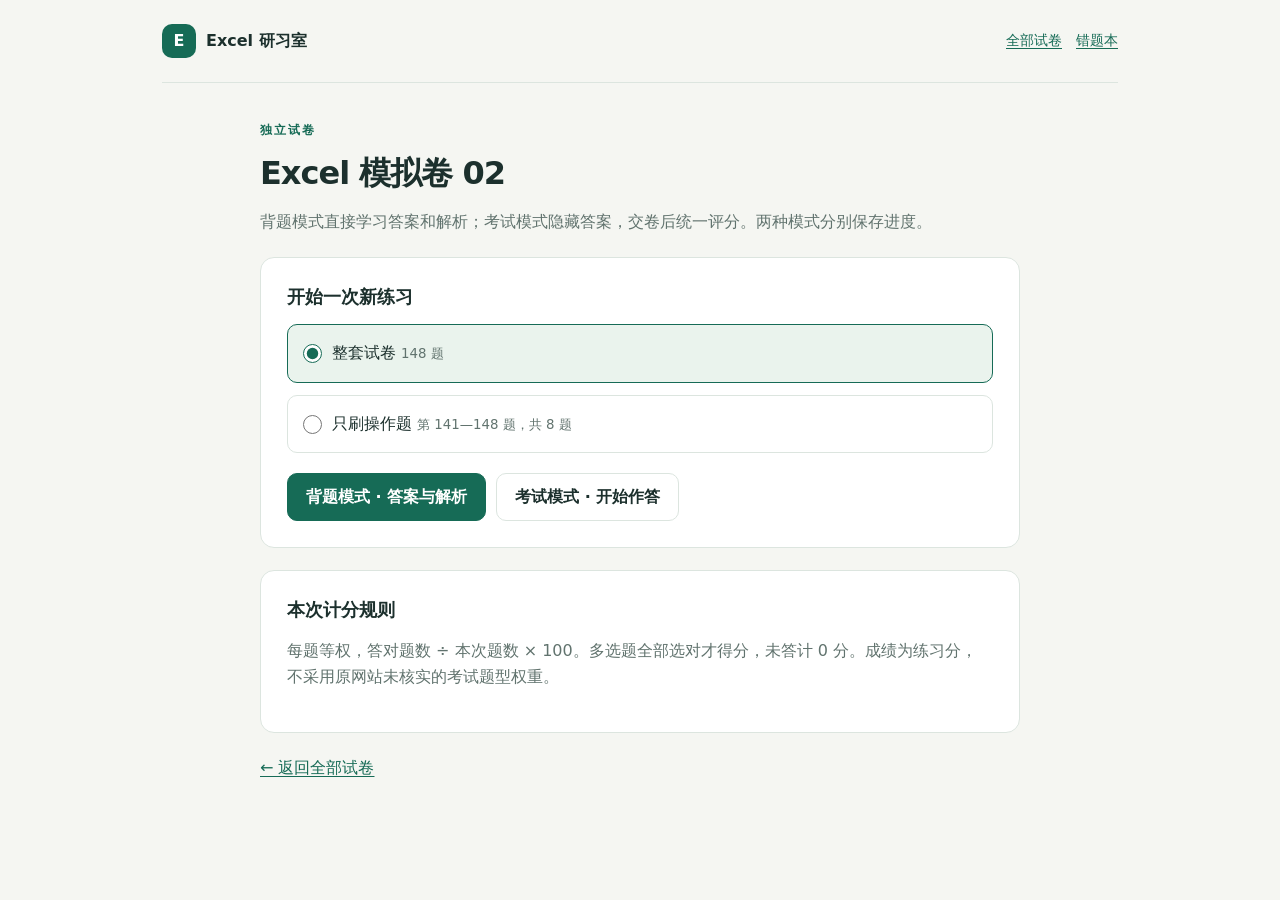
<file: papers/p02.html>
<!doctype html><html lang="zh-CN"><head><meta charset="utf-8"><meta name="viewport" content="width=device-width, initial-scale=1, viewport-fit=cover"><meta name="theme-color" content="#166b56"><meta name="apple-mobile-web-app-capable" content="yes"><meta name="apple-mobile-web-app-title" content="Excel研习室"><meta name="description" content="研究生Excel手机刷题，独立试卷、交卷计分、进度自动保存与错题重刷。"><link rel="manifest" href="../manifest.webmanifest"><link rel="icon" href="../icon.svg" type="image/svg+xml"><title>Excel 模拟卷 02 · Excel研习室</title><style>:root{--ink:#1c302d;--muted:#61736e;--brand:#166b56;--soft:#eaf3ed;--paper:#fff;--bg:#f5f6f2;--line:#dce5df;--bad:#a83d34;--bad-bg:#fff1ef;--warm:#b67425}*{box-sizing:border-box}html{scroll-behavior:smooth}body{margin:0;background:var(--bg);color:var(--ink);font:16px/1.65 system-ui,-apple-system,"PingFang SC","Microsoft YaHei",sans-serif}button,input,a{touch-action:manipulation}button,a{ -webkit-tap-highlight-color:transparent}button{font:inherit;cursor:pointer}button:disabled{opacity:.45;cursor:default}a{color:var(--brand);text-underline-offset:3px}button:focus-visible,a:focus-visible,input:focus-visible,summary:focus-visible{outline:3px solid #d6a850;outline-offset:3px}h1,h2,h3,p{margin-top:0}h1{font-size:clamp(28px,5.5vw,42px);line-height:1.25;letter-spacing:-1px;margin-bottom:16px}h2{font-size:22px;line-height:1.4}h3{font-size:17px}small,.muted{color:var(--muted)}.shell{max-width:1000px;margin:auto;padding:0 22px}.topbar{display:flex;align-items:center;justify-content:space-between;gap:16px;padding:24px 0;border-bottom:1px solid var(--line)}.brand{display:inline-flex;align-items:center;gap:10px;font-weight:750;text-decoration:none;color:var(--ink)}.mark{height:34px;width:34px;background:var(--brand);color:white;display:grid;place-items:center;border-radius:10px;font-weight:800}.toplinks{display:flex;align-items:center;gap:14px;font-size:14px}.hero{padding:45px 0 30px;display:grid;grid-template-columns:1fr auto;gap:24px;align-items:end}.eyebrow{font-size:12px;font-weight:750;letter-spacing:2px;color:var(--brand);margin-bottom:12px}.hero p{max-width:580px;margin-bottom:0;color:var(--muted)}.hero-count{font-size:44px;line-height:1.1;font-weight:750;color:var(--brand);text-align:right}.hero-count span{display:block;font-size:13px;font-weight:400;color:var(--muted);margin-top:9px}.stats{display:flex;gap:28px;border-top:1px solid var(--line);border-bottom:1px solid var(--line);padding:22px 0;margin:0 0 28px}.stats strong{font-size:24px;display:block;font-variant-numeric:tabular-nums}.stats span{font-size:13px;color:var(--muted)}.wrong-banner{background:var(--brand);color:white;display:flex;justify-content:space-between;align-items:center;gap:18px;padding:24px;border-radius:16px;margin:26px 0 36px}.wrong-banner p{margin:4px 0 0;color:#d9ebe1;font-size:14px}.wrong-banner h2{margin:0;font-size:21px}.wrong-banner a{white-space:nowrap;color:var(--brand);background:white;padding:10px 15px;border-radius:9px;text-decoration:none;font-weight:650}.section-head{display:flex;justify-content:space-between;align-items:center;margin:20px 0 8px}.section-head h2{margin:0}.paper-list{border-top:1px solid var(--line)}.paper-row{display:grid;grid-template-columns:48px 1fr auto;gap:18px;align-items:center;padding:24px 0;border-bottom:1px solid var(--line)}.paper-no{font-size:20px;color:var(--muted);font-variant-numeric:tabular-nums}.paper-row h3{margin:0 0 5px}.paper-row p{font-size:13px;margin:0;color:var(--muted)}.paper-row a{text-decoration:none;font-weight:650}.mini-progress{height:4px;background:var(--line);margin-top:11px;border-radius:4px;max-width:240px;overflow:hidden}.mini-progress span{display:block;height:100%;background:var(--brand)}.pill{display:inline-block;padding:3px 9px;background:var(--soft);border-radius:5px;font-size:12px;color:var(--brand)}.btn{border:1px solid var(--line);background:white;border-radius:10px;padding:12px 18px;min-height:46px;color:var(--ink);font-weight:650;text-decoration:none;display:inline-flex;justify-content:center;align-items:center;gap:6px;line-height:1.4}.btn.primary{background:var(--brand);color:white;border-color:var(--brand)}.btn.quiet{background:transparent;border-color:transparent;padding:8px 6px;color:var(--muted)}.btn.danger{color:var(--bad)}.btn.small{font-size:13px;min-height:38px;padding:8px 12px}.actions{display:flex;gap:10px;flex-wrap:wrap;margin-top:20px}.footnote{font-size:12px;color:var(--muted);padding:30px 0 40px}.backup{padding-top:24px;display:flex;gap:8px;align-items:center;flex-wrap:wrap}.backup small{flex-basis:100%}.notice{background:#fff5df;border:1px solid #ead19c;color:#6a4c1b;padding:13px;border-radius:8px;margin:12px 0;font-size:13px}.hidden{display:none!important}.intro{max-width:760px;padding:38px 0}.intro h1{font-size:32px}.panel{background:white;padding:26px;border:1px solid var(--line);border-radius:14px;margin:22px 0}.panel h2{font-size:18px}.rules{padding-left:20px;color:var(--muted);font-size:14px}.rules li{margin:8px 0}.choice{display:block;cursor:pointer;border:1px solid var(--line);border-radius:10px;padding:15px;margin:12px 0}.choice:has(input:checked){border-color:var(--brand);background:var(--soft)}input[type=radio],input[type=checkbox]{accent-color:var(--brand);width:19px;height:19px;margin:0 10px 0 0;vertical-align:middle}.quiz-head{position:sticky;top:0;background:rgba(245,246,242,.97);z-index:2;border-bottom:1px solid var(--line);padding:14px 0}.quiz-head-row{display:flex;gap:12px;align-items:center;justify-content:space-between}.quiz-title{font-size:14px;font-weight:650}.quiz-meta{font-size:12px;color:var(--muted);font-variant-numeric:tabular-nums}.progress-track{height:4px;background:var(--line);border-radius:4px;margin-top:11px;overflow:hidden}.progress-track>span{display:block;height:100%;background:var(--brand)}.question-wrap{max-width:760px;padding:28px 0 130px}.q-label{display:flex;align-items:center;gap:9px;margin-bottom:16px}.q-label .number{font-size:24px;font-weight:750}.q-source{font-size:12px;color:var(--muted);margin-bottom:10px}.question-text{font-size:18px;line-height:1.85;overflow-wrap:anywhere;margin-bottom:24px}.question-text p{margin:0 0 10px}.question-text img{max-width:100%;height:auto}.options{display:grid;gap:12px}.option{display:flex;align-items:flex-start;gap:12px;background:white;border:1.5px solid var(--line);border-radius:12px;padding:16px;min-height:58px;cursor:pointer;overflow:hidden}.option.selected{border-color:var(--brand);background:var(--soft)}.option.is-correct{border-color:var(--brand);background:var(--soft)}.option.is-wrong{border-color:var(--bad);background:var(--bad-bg)}.option input{flex:0 0 auto;margin-top:5px}.option-letter{flex:0 0 22px;font-weight:750}.option-content{flex:1;min-width:0;overflow-wrap:anywhere}.option-content p{margin:0}.option-content img{display:block;max-width:100%;height:auto;margin:8px 0}.option-content table{max-width:100%;overflow:auto}.option-tag{font-size:11px;color:var(--brand);white-space:nowrap}.dataset{padding:14px 16px;border:1px solid var(--line);border-radius:10px;background:#edf3ee;margin-bottom:22px;font-size:13px}.dataset summary{cursor:pointer;font-weight:650}.dataset p{white-space:pre-line;margin:12px 0}.dataset a{display:block;padding:8px 0}.nav-bottom{position:fixed;bottom:0;left:0;right:0;z-index:3;background:rgba(255,255,255,.98);border-top:1px solid var(--line);padding:12px 20px calc(12px + env(safe-area-inset-bottom));display:flex;justify-content:center;gap:10px}.nav-bottom .btn{max-width:200px;flex:1}.nav-bottom .btn.quiet{max-width:80px}.review-note{padding:18px;background:var(--soft);border-radius:10px;margin-top:22px}.review-note.wrong{background:var(--bad-bg)}.review-note p{margin:0}.result{text-align:center;max-width:760px;padding:35px 0}.score{font-size:72px;line-height:1.1;font-weight:780;letter-spacing:-3px;color:var(--brand);margin:24px 0 6px;font-variant-numeric:tabular-nums}.score small{font-size:16px;letter-spacing:0}.result .stats{justify-content:center;margin-top:28px}.result .actions{justify-content:center}.result-rule{font-size:13px;color:var(--muted)}.saved-note{padding:16px;text-align:left;background:var(--soft);border-radius:12px;margin-top:26px;font-size:14px}.review-toolbar{display:flex;justify-content:space-between;align-items:center;gap:12px;margin-bottom:20px}.history-list{margin-top:12px}.wrong-item{display:grid;grid-template-columns:1fr auto;gap:12px;align-items:center;padding:18px 0;border-bottom:1px solid var(--line);font-size:14px}.wrong-item p{margin:6px 0 0;color:var(--muted);font-size:12px}.wrong-item strong{display:block}.wrong-stats{display:flex;gap:10px;flex-wrap:wrap}.wrong-stats .pill{padding:7px 12px}dialog{border:1px solid var(--line);border-radius:16px;padding:24px;max-width:650px;width:calc(100% - 32px);max-height:85dvh;color:var(--ink)}dialog::backdrop{background:rgba(16,33,28,.4)}dialog h2{margin:0 0 12px}.dialog-head{display:flex;align-items:center;justify-content:space-between;margin-bottom:18px}.dialog-head h2{margin:0}.answer-grid{display:grid;grid-template-columns:repeat(7,1fr);gap:8px;max-height:55dvh;overflow:auto;padding:3px}.grid-q{border:1px solid var(--line);border-radius:8px;background:white;min-height:42px;position:relative;font-size:13px;color:var(--ink)}.grid-q.done{background:var(--soft);border-color:#9ac6b6;color:var(--brand)}.grid-q.current{outline:2px solid var(--brand);outline-offset:1px}.grid-q.bad{background:var(--bad-bg);color:var(--bad);border-color:#e4aaa3}.legend{font-size:12px;color:var(--muted);margin:14px 0 0}.empty{padding:34px 0;color:var(--muted)}.toast{position:fixed;left:50%;bottom:105px;transform:translateX(-50%);background:var(--ink);color:white;border-radius:9px;padding:10px 18px;z-index:8;font-size:13px;max-width:90%;text-align:center}table{border-collapse:collapse}td,th{border:1px solid var(--line);padding:5px}#home main{padding-bottom:30px}@media(min-width:800px){.paper-list{display:grid;grid-template-columns:1fr 1fr;column-gap:35px}.paper-row{grid-template-columns:40px 1fr auto;gap:12px}.paper-row:last-child:nth-child(odd){grid-column:1/-1}.question-wrap,.intro,.result{margin:auto}}@media(max-width:560px){.shell{padding:0 18px}.topbar{padding:17px 0}.toplinks{font-size:12px;gap:10px}.hero{padding:30px 0 22px;grid-template-columns:1fr}.hero-count{display:none}.hero h1{font-size:32px}.hero p{font-size:14px}.stats{gap:25px;padding:18px 0}.wrong-banner{padding:20px;margin-bottom:28px}.wrong-banner p{font-size:12px}.wrong-banner h2{font-size:18px}.wrong-banner a{font-size:14px;padding:9px 11px}.paper-row{padding:20px 0;grid-template-columns:32px 1fr auto;gap:10px}.paper-no{font-size:17px}.paper-row h3{font-size:15px}.paper-row p{font-size:12px}.paper-row a{font-size:13px}.panel{padding:20px}.intro{padding-top:28px}.intro h1{font-size:27px}.question-text{font-size:17px}.option{padding:14px 12px;gap:8px}.option-tag{display:none}.quiz-title{max-width:210px;white-space:nowrap;overflow:hidden;text-overflow:ellipsis}.answer-grid{grid-template-columns:repeat(6,1fr)}.result .stats{gap:32px}.wrong-item{font-size:13px}.nav-bottom{padding-left:14px;padding-right:14px}}

.explanation{margin:22px 0;padding:20px;border:1px solid #cbded5;background:#f0f7f2;border-radius:14px;line-height:1.85;overflow-wrap:anywhere}.explanation h3{margin:8px 0}.explanation p{white-space:pre-line}.explanation small{color:#5c6f66}.memory-tip{background:white;border-left:3px solid #166b56;padding:12px;margin:16px 0}.explanation-warning{background:#fff3d8;padding:12px;border-radius:8px;color:#765515}.options>div.option{cursor:default}

.btn.danger{color:#a52e27;border-color:#d99e96;background:#fff2ef}.btn.danger:hover{background:#fce2dd}.wrong-item{flex-wrap:wrap;gap:10px}.wrong-item>div{flex:1;min-width:180px}
</style></head><body><div id="app"></div><dialog id="modal"></dialog><input type="file" id="import-file" accept="application/json,.json" hidden><script>const APP_DATA={"page":"paper","paperId":"p02","papers":[{"id":"p02","title":"Excel 模拟卷 02","originalTitle":"26模拟试卷(Excel) -02","source":"https://www.zlbbda.com.cn/studysome/exercise?testPapeId=168","questions":[{"number":1,"type":"判断题","book":"《大数据分析素养》","chapter":1,"question":"定量数据以数字形式表示，可以进行精确的测量和计算\n（  ）。","answer":["A"],"dataset_description":null,"id":"p02:1","paperId":"p02","paperTitle":"Excel 模拟卷 02","question_html":"\u003cp>\u003cspan>定量数据以数字形式表示，可以进行精确的测量和计算\u003c/span>\u003c/p>\u003cp>\u003cspan>（ &nbsp;）\u003c/span>\u003cspan>。\u003c/span>\u003c/p>","options":[{"label":"A","html":"\u003cp>正确\u003c/p>"},{"label":"B","html":"\u003cp>错误\u003c/p>"}],"explanation":{"topic":"测量尺度与变量类型","paragraphs":["定类只分组，无天然顺序，如职业、血型；定序可排序，但等级间差距不能当成等距，如满意度和产品等级。给类别编数字不会自动把它变成可做算术的定量数据。","定距有相等单位间隔，但零点人为，如摄氏温度和日历年份，可解释差值，不能说20℃是10℃的两倍热。定比还具有绝对零点，如长度、重量、收入，可比较倍数。","测量层次从低到高为定类→定序→定距→定比。高层次可降级处理，反过来不行；定量变量还分离散型与连续型。","本题原站判断为“正确”。核对时注意题干中的否定、范围和适用条件，按上面的知识点理解，不只记字母。"],"tip":"类只分、序能排、距可减、比可乘除。","source":""},"attachments":[]},{"number":2,"type":"判断题","book":"《大数据分析素养》","chapter":2,"question":"营销成本可以拆解为广告费用和推广费用，不包括渠道费用（  ）。","answer":["B"],"dataset_description":null,"id":"p02:2","paperId":"p02","paperTitle":"Excel 模拟卷 02","question_html":"\u003cp>\u003cspan>营销成本可以拆解为广告费用和推广费用，不包括渠道费用\u003c/span>\u003cspan>（ &nbsp;）\u003c/span>。\u003c/p>","options":[{"label":"A","html":"\u003cp>正确\u003c/p>"},{"label":"B","html":"\u003cp>错误\u003c/p>"}],"explanation":{"topic":"本题解析","paragraphs":["营销成本不仅有广告和推广，还可能含分销佣金、渠道维护、平台服务等渠道费用，因此“不包括渠道费用”错误。"],"warning":""},"attachments":[]},{"number":3,"type":"判断题","book":"《大数据分析素养》","chapter":2,"question":"如果某个细分市场中存在多个实力较强的竞争者，该市场就没有吸引力（  ）。","answer":["A"],"dataset_description":null,"id":"p02:3","paperId":"p02","paperTitle":"Excel 模拟卷 02","question_html":"\u003cp>\u003cspan>如果某个细分市场中存在多个实力较强的竞争者，该市场就没有吸引力\u003c/span>\u003cspan>（ &nbsp;）\u003c/span>。\u003c/p>","options":[{"label":"A","html":"\u003cp>正确\u003c/p>"},{"label":"B","html":"\u003cp>错误\u003c/p>"}],"explanation":{"topic":"本题解析","paragraphs":["多个强大对手可能使竞争激烈、价格和利润受压，所以教材把该市场视为缺乏吸引力，原站判对。"],"warning":"强竞争通常降低吸引力，但不能无条件推出“完全没有吸引力”；题库用的是简化教材判断。"},"attachments":[]},{"number":4,"type":"判断题","book":"《大数据分析素养》","chapter":2,"question":"新客户获取成本是公司级战略指标（  ）。","answer":["B"],"dataset_description":null,"id":"p02:4","paperId":"p02","paperTitle":"Excel 模拟卷 02","question_html":"\u003cp>\u003cspan>新客户获取成本是公司级战略指标\u003c/span>\u003cspan>（ &nbsp;）\u003c/span>\u003cspan>。\u003c/span>\u003c/p>","options":[{"label":"A","html":"\u003cp>正确\u003c/p>"},{"label":"B","html":"\u003cp>错误\u003c/p>"}],"explanation":{"topic":"本题解析","paragraphs":["新客户获取成本通常属于营销或运营的获客效率指标；本题分类中不直接归为公司级战略指标，因此判错。"],"warning":""},"attachments":[]},{"number":5,"type":"判断题","book":"《大数据分析素养》","chapter":2,"question":"情景分析法的执行步骤包括对每种情景进行评估，分析其发生的可能性和影响（  ）。","answer":["A"],"dataset_description":null,"id":"p02:5","paperId":"p02","paperTitle":"Excel 模拟卷 02","question_html":"\u003cp>情景分析法的执行步骤包括对每种情景进行评估，分析其发生的可能性和影响（ &nbsp;）。\u003c/p>","options":[{"label":"A","html":"\u003cp>正确\u003c/p>"},{"label":"B","html":"\u003cp>错误\u003c/p>"}],"explanation":{"topic":"本题解析","paragraphs":["情景分析不仅列举可能未来，还要评估各情景的可能性及影响，再设计应对方案，题干正确。"],"warning":""},"attachments":[]},{"number":6,"type":"判断题","book":"《大数据分析素养》","chapter":2,"question":"“本月交易金额”属于原子指标（  ）。","answer":["B"],"dataset_description":null,"id":"p02:6","paperId":"p02","paperTitle":"Excel 模拟卷 02","question_html":"\u003cp>\u003cspan>“本月交易金额”属于原子指标\u003c/span>\u003cspan>（ &nbsp;）\u003c/span>。\u003c/p>","options":[{"label":"A","html":"\u003cp>正确\u003c/p>"},{"label":"B","html":"\u003cp>错误\u003c/p>"}],"explanation":{"topic":"本题解析","paragraphs":["原子指标是基础度量及其统计逻辑，如交易金额求和。“本月交易金额”增加了“本月”这一时间限定，通常归为衍生指标，因此判错。"],"warning":""},"attachments":[]},{"number":7,"type":"判断题","book":"《大数据分析素养》","chapter":2,"question":"数据化的业务指标无法帮助企业找到业务发展方向（  ）。","answer":["B"],"dataset_description":null,"id":"p02:7","paperId":"p02","paperTitle":"Excel 模拟卷 02","question_html":"\u003cp>\u003cspan>数据化的业务指标无法帮助企业找到业务发展方向\u003c/span>\u003cspan>（ &nbsp;）\u003c/span>。\u003c/p>","options":[{"label":"A","html":"\u003cp>正确\u003c/p>"},{"label":"B","html":"\u003cp>错误\u003c/p>"}],"explanation":{"topic":"本题解析","paragraphs":["业务指标把增长、转化、效率等问题量化，能帮助识别瓶颈和发展方向，因此“无法帮助”错误。"],"warning":""},"attachments":[]},{"number":8,"type":"判断题","book":"《大数据分析素养》","chapter":3,"question":"在数据清洗中，直接删除异常数据点是错误的（  ）。","answer":["B"],"dataset_description":null,"id":"p02:8","paperId":"p02","paperTitle":"Excel 模拟卷 02","question_html":"\u003cp>\u003cspan>在数据清洗中，直接删除异常数据点是错误的\u003c/span>\u003cspan>（ &nbsp;）。\u003c/span>\u003c/p>","options":[{"label":"A","html":"\u003cp>正确\u003c/p>"},{"label":"B","html":"\u003cp>错误\u003c/p>"}],"explanation":{"topic":"数据清洗与预处理","paragraphs":["数据清洗处理缺失、重复、异常和不一致，常见方法包括删除、填补、纠正和统一格式。选择方法要看缺失机制、比例和业务意义，不能一律删除或一律填均值。","修剪通常删除极端部分，缩尾将极端值替换为边界值；对数转换改变尺度，不能与修剪等同。异常点也可能是真实重要信号，需先核实。","处理流程还包括集成、转换、筛选、排序、编码和存储。分词、主题分析、情感分析属于文本处理。迭代是基于结果持续检查和改进，不只是机械指定执行次数。","本题原站判断为“错误”。核对时注意题干中的否定、范围和适用条件，按上面的知识点理解，不只记字母。"],"tip":"先核实再清洗；删除、填补、变换各有条件。","source":""},"attachments":[]},{"number":9,"type":"判断题","book":"《大数据分析素养》","chapter":3,"question":"通过训练模型来自动发现数据中的模式和规律，并进行预测和分类属于机器学习（  ）。","answer":["A"],"dataset_description":null,"id":"p02:9","paperId":"p02","paperTitle":"Excel 模拟卷 02","question_html":"\u003cp>\u003cspan>通过训练模型来自动发现数据中的模式和规律，并进行预测和分类属于机器学习\u003c/span>\u003cspan>（ &nbsp;）。\u003c/span>\u003c/p>","options":[{"label":"A","html":"\u003cp>正确\u003c/p>"},{"label":"B","html":"\u003cp>错误\u003c/p>"}],"explanation":{"topic":"机器学习的任务与标签","paragraphs":["监督学习以带目标标签的训练样本学习输入到输出的映射：分类预测离散类别，回归预测连续数值。客户是否流失通常是二分类，可用逻辑回归、分类树等模型。","无监督学习通常没有目标标签，常见任务为聚类和降维；半监督学习同时利用少量标注和大量未标注样本。并非训练流程只有输入与输出，还包括预处理、拟合、验证和评估。","逻辑回归虽然名字含“回归”，常用于分类，将线性评分经 sigmoid 映射为0至1的概率；需要阈值才得到类别。","本题原站判断为“正确”。核对时注意题干中的否定、范围和适用条件，按上面的知识点理解，不只记字母。"],"tip":"有标签学分类/回归，无标签做聚类/降维。","source":""},"attachments":[]},{"number":10,"type":"判断题","book":"《大数据分析素养》","chapter":3,"question":"空间属性通常用于表示数值的大小或重要性（  ）。","answer":["B"],"dataset_description":null,"id":"p02:10","paperId":"p02","paperTitle":"Excel 模拟卷 02","question_html":"\u003cp>\u003cspan>空间属性通常用于表示数值的大小或重要性\u003c/span>\u003cspan>（ &nbsp;）。\u003c/span>\u003c/p>","options":[{"label":"A","html":"\u003cp>正确\u003c/p>"},{"label":"B","html":"\u003cp>错误\u003c/p>"}],"explanation":{"topic":"空间属性的含义","paragraphs":["空间属性用于表示地理位置、空间范围、方向、距离或拓扑关系。数值大小通常通过长度、面积、颜色深浅等视觉编码表达。","题干把空间位置与数值大小的重要性混为一谈，因此判为错误。"],"warning":""},"attachments":[]},{"number":11,"type":"判断题","book":"《大数据分析素养》","chapter":3,"question":"折线图可以迅速识别出数据中的最大值、最小值、中位数以及数据的整体分布情况（  ）。","answer":["B"],"dataset_description":null,"id":"p02:11","paperId":"p02","paperTitle":"Excel 模拟卷 02","question_html":"\u003cp>\u003cspan>折线图\u003c/span>\u003cspan>可以迅速识别出数据中的最大值、最小值、中位数以及数据的整体分布情况\u003c/span>\u003cspan>（ &nbsp;）。\u003c/span>\u003c/p>","options":[{"label":"A","html":"\u003cp>正确\u003c/p>"},{"label":"B","html":"\u003cp>错误\u003c/p>"}],"explanation":{"topic":"集中趋势、位置与离散程度","paragraphs":["均值、中位数、众数描述中心位置；极差、方差、标准差、四分位距描述离散程度。均值利用全部数值但易受极端值影响，中位数和四分位数对极端值较稳健，偏态数据常优先看中位数。","将数据排序后，奇数个取中间值，偶数个取中间两个的平均数；众数是频数最多的值，可能不唯一；极差=最大值−最小值，方差=标准差²。","偏度衡量不对称，正偏为右长尾、负偏为左长尾；峰度反映尾部及极端值特征。正态分布的普通峰度为3、超额峰度为0，须先分清定义。","本题原站判断为“错误”。核对时注意题干中的否定、范围和适用条件，按上面的知识点理解，不只记字母。"],"tip":"中心看均值/中位数/众数；分散看差；形状看偏峰。","source":"https://www.itl.nist.gov/div898/handbook/"},"attachments":[]},{"number":12,"type":"判断题","book":"《大数据分析素养》","chapter":3,"question":"匿名化不属于数据清洗的方法（  ）。","answer":["A"],"dataset_description":null,"id":"p02:12","paperId":"p02","paperTitle":"Excel 模拟卷 02","question_html":"\u003cp>\u003cspan>匿名化不属于数据清洗的方法\u003c/span>\u003cspan>（ &nbsp;）。\u003c/span>\u003c/p>","options":[{"label":"A","html":"\u003cp>正确\u003c/p>"},{"label":"B","html":"\u003cp>错误\u003c/p>"}],"explanation":{"topic":"数据清洗与预处理","paragraphs":["数据清洗处理缺失、重复、异常和不一致，常见方法包括删除、填补、纠正和统一格式。选择方法要看缺失机制、比例和业务意义，不能一律删除或一律填均值。","修剪通常删除极端部分，缩尾将极端值替换为边界值；对数转换改变尺度，不能与修剪等同。异常点也可能是真实重要信号，需先核实。","处理流程还包括集成、转换、筛选、排序、编码和存储。分词、主题分析、情感分析属于文本处理。迭代是基于结果持续检查和改进，不只是机械指定执行次数。","本题原站判断为“正确”。核对时注意题干中的否定、范围和适用条件，按上面的知识点理解，不只记字母。"],"tip":"先核实再清洗；删除、填补、变换各有条件。","source":""},"attachments":[]},{"number":13,"type":"判断题","book":"《大数据分析素养》","chapter":3,"question":"在数据图形中，分类属性通常用于确定图形的不同部分（  ）。","answer":["A"],"dataset_description":null,"id":"p02:13","paperId":"p02","paperTitle":"Excel 模拟卷 02","question_html":"\u003cp>\u003cspan>在数据图形中，分类属性通常用于确定图形的不同部分\u003c/span>\u003cspan>（ &nbsp;）。\u003c/span>\u003c/p>","options":[{"label":"A","html":"\u003cp>正确\u003c/p>"},{"label":"B","html":"\u003cp>错误\u003c/p>"}],"explanation":{"topic":"图表选择与可视化","paragraphs":["比较不同类别的数量通常用条形或柱形图，条长表示数值，类别由坐标或标签区分；观察时间趋势通常用折线图；看两数值变量关系用散点图，每个点是一对观测。","直方图对连续数值分组，柱面积反映频数或频率；组距不等时需看密度而非只看高度。箱线图展示中位数、四分位数与离群情况；热力图以颜色编码矩阵数值。","饼图看同一整体内各部分占比，总体通常为100%，类别太多或小比例太多不利辨认。任何图表都不能单独证明广告造成销售上升等因果关系，坐标范围与尺度也要核对。","本题原站判断为“正确”。核对时注意题干中的否定、范围和适用条件，按上面的知识点理解，不只记字母。"],"tip":"趋势线、类别柱、占比饼、关系点、分布直方/箱线。","source":""},"attachments":[]},{"number":14,"type":"判断题","book":"《大数据分析素养》","chapter":4,"question":"计划完成程度指标是某一时期实际完成的指标数值与计划指标数量对比的结果。一般用百分数表示（  ）。","answer":["A"],"dataset_description":null,"id":"p02:14","paperId":"p02","paperTitle":"Excel 模拟卷 02","question_html":"\u003cp>\u003cspan>计划完成程度指标是某一时期实际完成的指标数值与计划指标数量对比的结果。一般用百分数表示\u003c/span>\u003cspan>（ &nbsp;）。\u003c/span>\u003c/p>","options":[{"label":"A","html":"\u003cp>正确\u003c/p>"},{"label":"B","html":"\u003cp>错误\u003c/p>"}],"explanation":{"topic":"总量指标、数量指标与质量指标","paragraphs":["总量指标反映总体规模或总水平，有明确时空范围和计量单位，例如产量、销售额、人数。实物单位如吨、台，价值单位如元，劳动单位如工时。","时期指标是一段时间内累计发生量，如月销售额；时点指标是某一时刻的存量，如年末库存。时期指标可按不重叠时期累加，时点存量一般不能直接跨时点相加。","数量指标侧重规模，质量指标侧重效率、水平或相互关系，如平均价格、利润率、劳动生产率。不要把任何一个“用数字表示”的指标都叫数量指标或总量指标。","本题原站判断为“正确”。核对时注意题干中的否定、范围和适用条件，按上面的知识点理解，不只记字母。"],"tip":"规模看数量，效率看质量；时期是流量，时点是存量。","source":""},"attachments":[]},{"number":15,"type":"判断题","book":"《大数据分析素养》","chapter":4,"question":"定距数据之间的间隔大小是固定的（  ）。","answer":["A"],"dataset_description":null,"id":"p02:15","paperId":"p02","paperTitle":"Excel 模拟卷 02","question_html":"\u003cp>\u003cspan>定距数据之间的间隔大小是固定的\u003c/span>\u003cspan>（ &nbsp;）。\u003c/span>\u003c/p>","options":[{"label":"A","html":"\u003cp>正确\u003c/p>"},{"label":"B","html":"\u003cp>错误\u003c/p>"}],"explanation":{"topic":"测量尺度与变量类型","paragraphs":["定类只分组，无天然顺序，如职业、血型；定序可排序，但等级间差距不能当成等距，如满意度和产品等级。给类别编数字不会自动把它变成可做算术的定量数据。","定距有相等单位间隔，但零点人为，如摄氏温度和日历年份，可解释差值，不能说20℃是10℃的两倍热。定比还具有绝对零点，如长度、重量、收入，可比较倍数。","测量层次从低到高为定类→定序→定距→定比。高层次可降级处理，反过来不行；定量变量还分离散型与连续型。","本题原站判断为“正确”。核对时注意题干中的否定、范围和适用条件，按上面的知识点理解，不只记字母。"],"tip":"类只分、序能排、距可减、比可乘除。","source":""},"attachments":[]},{"number":16,"type":"判断题","book":"《大数据分析素养》","chapter":4,"question":"相对指标都是用无名数表示的（  ）。","answer":["B"],"dataset_description":null,"id":"p02:16","paperId":"p02","paperTitle":"Excel 模拟卷 02","question_html":"\u003cp>\u003cspan>相对指标都是用无名数表示的\u003c/span>\u003cspan>（ &nbsp;）。\u003c/span>\u003c/p>","options":[{"label":"A","html":"\u003cp>正确\u003c/p>"},{"label":"B","html":"\u003cp>错误\u003c/p>"}],"explanation":{"topic":"相对指标和统计指数","paragraphs":["结构相对数=部分/总体，比例相对数=同一总体不同部分相互比较；比较相对数比较同一时期不同对象的同类指标；动态相对数比较同一对象不同时期的同类指标。","强度相对数以两个有关但性质不同的总量相除，如人口密度、人均产量，常有“人/平方公里、千克/人”等复合单位，并非所有相对数都是无名数。","计划完成程度=实际/计划×100%。对越大越好的指标超过100%常表示超额；对成本、能耗等越低越好的指标，不能机械认为超过100%就好。恩格尔系数降低表示食品支出占比降低，不能单凭它推断食品支出绝对额下降。","本题原站判断为“错误”。核对时注意题干中的否定、范围和适用条件，按上面的知识点理解，不只记字母。"],"tip":"结构部分比整体，比例部分比部分；计划要看指标方向。","source":""},"attachments":[]},{"number":17,"type":"判断题","book":"《大数据分析素养》","chapter":4,"question":"定序尺度可以计算事物之间差距大小（  ）。","answer":["B"],"dataset_description":null,"id":"p02:17","paperId":"p02","paperTitle":"Excel 模拟卷 02","question_html":"\u003cp>\u003cspan>定序尺度可以计算事物之间差距大小\u003c/span>\u003cspan>（ &nbsp;）。\u003c/span>\u003c/p>","options":[{"label":"A","html":"\u003cp>正确\u003c/p>"},{"label":"B","html":"\u003cp>错误\u003c/p>"}],"explanation":{"topic":"测量尺度与变量类型","paragraphs":["定类只分组，无天然顺序，如职业、血型；定序可排序，但等级间差距不能当成等距，如满意度和产品等级。给类别编数字不会自动把它变成可做算术的定量数据。","定距有相等单位间隔，但零点人为，如摄氏温度和日历年份，可解释差值，不能说20℃是10℃的两倍热。定比还具有绝对零点，如长度、重量、收入，可比较倍数。","测量层次从低到高为定类→定序→定距→定比。高层次可降级处理，反过来不行；定量变量还分离散型与连续型。","本题原站判断为“错误”。核对时注意题干中的否定、范围和适用条件，按上面的知识点理解，不只记字母。"],"tip":"类只分、序能排、距可减、比可乘除。","source":""},"attachments":[]},{"number":18,"type":"判断题","book":"《大数据分析素养》","chapter":5,"question":"样本容量越大，抽样平均误差越小（  ）。","answer":["A"],"dataset_description":null,"id":"p02:18","paperId":"p02","paperTitle":"Excel 模拟卷 02","question_html":"\u003cp>\u003cspan>样本容量越大，抽样平均误差越小（ &nbsp;）\u003c/span>\u003cspan>。\u003c/span>\u003c/p>","options":[{"label":"A","html":"\u003cp>正确\u003c/p>"},{"label":"B","html":"\u003cp>错误\u003c/p>"}],"explanation":{"topic":"标准误与标准差","paragraphs":["标准差描述一组观测值彼此有多分散；标准误描述一个统计量在重复抽样时有多波动，是统计量抽样分布的标准差。二者研究对象不同。","均值的标准误为 σ/√n，σ 未知时常以 s/√n 估计。其他条件相同，样本越大或总体越同质，标准误越小。样本量扩大到原来的4倍，标准误才缩小到一半。","本题原站判断为“正确”。核对时注意题干中的否定、范围和适用条件，按上面的知识点理解，不只记字母。"],"tip":"标准差看个体差异；标准误看估计稳定性。","source":"https://www.itl.nist.gov/div898/handbook/"},"attachments":[]},{"number":19,"type":"判断题","book":"《大数据分析素养》","chapter":5,"question":"随机数表是将0至9的10个数字随机排列并生成表以备查用。","answer":["A"],"dataset_description":null,"id":"p02:19","paperId":"p02","paperTitle":"Excel 模拟卷 02","question_html":"\u003cp>\u003cspan>随机数表是将0至9的10个数字随机排列并生成表以备查用。\u003c/span>\u003c/p>","options":[{"label":"A","html":"\u003cp>正确\u003c/p>"},{"label":"B","html":"\u003cp>错误\u003c/p>"}],"explanation":{"topic":"简单随机抽样","paragraphs":["简单随机抽样依随机机制抽取，在固定样本量的不放回设计中，每个可能样本有相同的被抽中机会。抽签、随机数表或随机数发生器是常见实现方式，编号只需唯一，不必机械限定为从1开始。","概率抽样还包括系统、分层、整群、多阶段等方法；判断、便利、配额和滚雪球通常属于非概率抽样，不能只因“看起来有代表性”就称为随机抽样。","设计需服务于研究目的、可操作、兼顾成本，并能评价精度。样本大并不保证某一次样本毫无偏离，也不意味着调查无需完整抽样框。","本题原站判断为“正确”。核对时注意题干中的否定、范围和适用条件，按上面的知识点理解，不只记字母。"],"tip":"随机性来自抽取机制，不来自研究者的主观判断。","source":""},"attachments":[]},{"number":20,"type":"判断题","book":"《大数据分析素养》","chapter":5,"question":"在实际工作中一般很少使用二阶段抽样（  ）。","answer":["B"],"dataset_description":null,"id":"p02:20","paperId":"p02","paperTitle":"Excel 模拟卷 02","question_html":"\u003cp>\u003cspan>在实际工作中一般很少使用二阶段抽样（ &nbsp;）\u003c/span>\u003cspan>。\u003c/span>\u003c/p>","options":[{"label":"A","html":"\u003cp>正确\u003c/p>"},{"label":"B","html":"\u003cp>错误\u003c/p>"}],"explanation":{"topic":"多阶段抽样","paragraphs":["多阶段抽样逐级抽取单位，例如先抽学校，再从抽中学校抽学生。不同阶段的抽样单位和方法可以不同，最终个体的入样概率由各阶段共同决定。","它适合总体分散、规模很大的调查，便于组织并降低成本；缺点是设计、权重和误差计算较复杂，多级聚集也可能增加误差。","如果抽中学校内所有学生都调查，属于一次整群抽样；如果还抽一部分学生，才体现第二阶段抽取。","本题原站判断为“错误”。核对时注意题干中的否定、范围和适用条件，按上面的知识点理解，不只记字母。"],"tip":"先抽大单位，再抽小单位；每级都要有清楚的抽取规则。","source":""},"attachments":[]},{"number":21,"type":"判断题","book":"《大数据分析素养》","chapter":5,"question":"样本统计量的值是非唯一确定的（  ）。","answer":["A"],"dataset_description":null,"id":"p02:21","paperId":"p02","paperTitle":"Excel 模拟卷 02","question_html":"\u003cp>\u003cspan>样本统计量的值是非唯一确定的\u003c/span>\u003cspan>（ &nbsp;）\u003c/span>\u003cspan>。\u003c/span>\u003c/p>","options":[{"label":"A","html":"\u003cp>正确\u003c/p>"},{"label":"B","html":"\u003cp>错误\u003c/p>"}],"explanation":{"topic":"总体、样本、参数与统计量","paragraphs":["总体是研究目标所涉及的全部单位，样本是从其中抽取的一部分单位。参数概括总体，例如总体均值 μ；统计量是样本的函数，例如样本均值 X̄，不能在统计量定义中含未知总体参数。","对一个确定总体，参数固定但通常未知；抽样前统计量具有随机性，抽样后算出的统计量值确定。换样本可能得到不同值，但也可能恰好相同。","统计量的抽样分布指重复抽样下该统计量所有可能取值的概率分布，不是样本内每个观测值的分布。","本题原站判断为“正确”。核对时注意题干中的否定、范围和适用条件，按上面的知识点理解，不只记字母。"],"tip":"总体用参数，样本用统计量；固定未知≠已知。","source":"https://www.itl.nist.gov/div898/handbook/"},"attachments":[]},{"number":22,"type":"判断题","book":"《大数据分析素养》","chapter":5,"question":"多阶段抽样的优点是易于组织实施，容易控制调查质量，省时，省力，省钱（  ）。","answer":["A"],"dataset_description":null,"id":"p02:22","paperId":"p02","paperTitle":"Excel 模拟卷 02","question_html":"\u003cp>\u003cspan>多阶段抽样的优点是易于组织实施，容易控制调查质量，省时，省力，省钱（ &nbsp;）\u003c/span>\u003cspan>。\u003c/span>\u003c/p>","options":[{"label":"A","html":"\u003cp>正确\u003c/p>"},{"label":"B","html":"\u003cp>错误\u003c/p>"}],"explanation":{"topic":"多阶段抽样","paragraphs":["多阶段抽样逐级抽取单位，例如先抽学校，再从抽中学校抽学生。不同阶段的抽样单位和方法可以不同，最终个体的入样概率由各阶段共同决定。","它适合总体分散、规模很大的调查，便于组织并降低成本；缺点是设计、权重和误差计算较复杂，多级聚集也可能增加误差。","如果抽中学校内所有学生都调查，属于一次整群抽样；如果还抽一部分学生，才体现第二阶段抽取。","本题原站判断为“正确”。核对时注意题干中的否定、范围和适用条件，按上面的知识点理解，不只记字母。"],"tip":"先抽大单位，再抽小单位；每级都要有清楚的抽取规则。","source":""},"attachments":[]},{"number":23,"type":"判断题","book":"《大数据分析素养》","chapter":5,"question":"整群抽样的目的是缩小抽样误差（  ）。","answer":["B"],"dataset_description":null,"id":"p02:23","paperId":"p02","paperTitle":"Excel 模拟卷 02","question_html":"\u003cp>\u003cspan>整群抽样的目的是缩小抽样误差（ &nbsp;）\u003c/span>\u003cspan>。\u003c/span>\u003c/p>","options":[{"label":"A","html":"\u003cp>正确\u003c/p>"},{"label":"B","html":"\u003cp>错误\u003c/p>"}],"explanation":{"topic":"整群抽样","paragraphs":["把总体分成互不重叠、互不遗漏的群，以群为抽样单位随机抽取部分群，再调查抽中群内全部个体。学校、街区、工厂等自然集合经常被作为群。","优点是便于集中调查、减少交通和组织成本；群内单位相似度高时，有效信息可能少于同规模的简单随机样本，因此精度并非它的必然优势。","若群大小悬殊，可考虑与规模成比例的抽取及相应权重，不能忽略群规模导致的入样概率差异。","本题原站判断为“错误”。核对时注意题干中的否定、范围和适用条件，按上面的知识点理解，不只记字母。"],"tip":"整群省组织成本，但不保证误差最小。","source":""},"attachments":[]},{"number":24,"type":"判断题","book":"《大数据分析素养》","chapter":5,"question":"样本均值的抽样分布趋于正态分布，其分布的数学期望为总体均值，标准差为总体标准差的1/n（  ）。","answer":["B"],"dataset_description":null,"id":"p02:24","paperId":"p02","paperTitle":"Excel 模拟卷 02","question_html":"\u003cp>\u003cspan>样本均值的抽样分布趋于正态分布，其分布的数学期望为总体均值，标准差为总体标准差的1/n\u003c/span>\u003cspan>（ &nbsp;）\u003c/span>\u003cspan>。\u003c/span>\u003c/p>","options":[{"label":"A","html":"\u003cp>正确\u003c/p>"},{"label":"B","html":"\u003cp>错误\u003c/p>"}],"explanation":{"topic":"样本均值的抽样分布","paragraphs":["对于独立同分布样本，E(X̄)=μ，Var(X̄)=σ²/n，标准误 SE(X̄)=σ/√n。因此增加样本量不会改变均值的期望，却会缩小标准误。","总体正态时，任意 n 的样本均值都正态；总体非正态时，需要中心极限定理的适用条件和足够大的样本，才能近似正态。并非所有“样本统计量”都会正态。","本题原站判断为“错误”。核对时注意题干中的否定、范围和适用条件，按上面的知识点理解，不只记字母。"],"tip":"期望不变，方差除以 n，标准误除以 √n。","source":"https://www.itl.nist.gov/div898/handbook/"},"attachments":[]},{"number":25,"type":"判断题","book":"《大数据分析素养》","chapter":5,"question":"方差的假设检验可通过卡方统计量进行（ ）。","answer":["A"],"dataset_description":null,"id":"p02:25","paperId":"p02","paperTitle":"Excel 模拟卷 02","question_html":"\u003cp>\u003cspan>方差的假设检验可通过卡方统计量进行（ ）\u003c/span>\u003cspan>。\u003c/span>\u003c/p>","options":[{"label":"A","html":"\u003cp>正确\u003c/p>"},{"label":"B","html":"\u003cp>错误\u003c/p>"}],"explanation":{"topic":"卡方分布与卡方检验","paragraphs":["ν 个独立标准正态变量的平方和服从 χ²(ν)。取值非负，期望是 ν，方差是 2ν；形状随自由度改变，自由度大时逐渐接近正态。","正态总体方差检验用 (n−1)s²/σ₀²，自由度 n−1；r×c 列联表独立性检验的自由度为 (r−1)(c−1)。不同任务的自由度不能混用。","拟合优度和独立性检验中，χ²=Σ(观察频数−期望频数)²/期望频数。值越大通常表示偏离越明显，p 值足够小时拒绝原假设；总体方差检验的拒绝域则按备择假设确定。","本题原站判断为“正确”。核对时注意题干中的否定、范围和适用条件，按上面的知识点理解，不只记字母。"],"tip":"卡方：均值 ν，方差 2ν；独立性 df=(行−1)(列−1)。","source":"https://www.itl.nist.gov/div898/handbook/"},"attachments":[]},{"number":26,"type":"判断题","book":"《大数据分析素养》","chapter":5,"question":"总体是4000万员工，所有员工的平均年龄为总体参数（  ）。","answer":["A"],"dataset_description":null,"id":"p02:26","paperId":"p02","paperTitle":"Excel 模拟卷 02","question_html":"\u003cp>\u003cspan>总体是4000万员工，所有员工的平均年龄为总体参数（ &nbsp;）\u003c/span>\u003cspan>。\u003c/span>\u003c/p>","options":[{"label":"A","html":"\u003cp>正确\u003c/p>"},{"label":"B","html":"\u003cp>错误\u003c/p>"}],"explanation":{"topic":"总体、样本、参数与统计量","paragraphs":["总体是研究目标所涉及的全部单位，样本是从其中抽取的一部分单位。参数概括总体，例如总体均值 μ；统计量是样本的函数，例如样本均值 X̄，不能在统计量定义中含未知总体参数。","对一个确定总体，参数固定但通常未知；抽样前统计量具有随机性，抽样后算出的统计量值确定。换样本可能得到不同值，但也可能恰好相同。","统计量的抽样分布指重复抽样下该统计量所有可能取值的概率分布，不是样本内每个观测值的分布。","本题原站判断为“正确”。核对时注意题干中的否定、范围和适用条件，按上面的知识点理解，不只记字母。"],"tip":"总体用参数，样本用统计量；固定未知≠已知。","source":"https://www.itl.nist.gov/div898/handbook/"},"attachments":[]},{"number":27,"type":"判断题","book":"《大数据分析素养》","chapter":5,"question":"按总体单位标志的取值，可分为变量总体和属性总体（  ）。","answer":["A"],"dataset_description":null,"id":"p02:27","paperId":"p02","paperTitle":"Excel 模拟卷 02","question_html":"\u003cp>\u003cspan>按总体\u003c/span>单位标志\u003cspan>的取值，可分为变量总体和属性总体（ &nbsp;）。\u003c/span>\u003c/p>","options":[{"label":"A","html":"\u003cp>正确\u003c/p>"},{"label":"B","html":"\u003cp>错误\u003c/p>"}],"explanation":{"topic":"统计总体的特征和范围","paragraphs":["统计总体依据研究目的界定，具有同质性、大量性和差异性：单位在决定总体归属的共同属性上相同，在其他具体取值上可以不同。总体与总体单位具有相对性，研究范围变化时角色也会变化。","有限总体单位数有限且可界定；无限总体包含理论上无限多的单位。样本容量 n 是抽入的单位个数，不是均值或抽样比例。","合理样本量同时受精度、总体变异、置信水平、抽样方法、成本和研究目的影响。样本大能减少随机误差，却不能自动消除抽样框偏差和测量错误。","本题原站判断为“正确”。核对时注意题干中的否定、范围和适用条件，按上面的知识点理解，不只记字母。"],"tip":"先确定研究对象和范围，再区分“全部、个体、抽取的部分”。","source":""},"attachments":[]},{"number":28,"type":"判断题","book":"《大数据分析素养》","chapter":6,"question":"点估计原理复杂,在实际工作中不经常采用该方法（ ）。","answer":["B"],"dataset_description":null,"id":"p02:28","paperId":"p02","paperTitle":"Excel 模拟卷 02","question_html":"\u003cp>\u003cspan>点估计原理复杂,在实际工作中不经常采用该方法\u003c/span>\u003cspan>（ ）\u003c/span>\u003cspan>。\u003c/span>\u003c/p>","options":[{"label":"A","html":"\u003cp>正确\u003c/p>"},{"label":"B","html":"\u003cp>错误\u003c/p>"}],"explanation":{"topic":"点估计与估计量的优良性","paragraphs":["点估计用一个样本统计量估计未知总体参数；估计量是抽样前的随机函数，估计值是代入这一次样本后得到的数。区间估计进一步表达抽样不确定性。","无偏性指 E(θ̂)=θ；有效性常在无偏估计量间比较方差，方差小的更稳定；一致性指 n 增大时 θ̂ 依概率趋近 θ；充分性指统计量保留了样本中关于参数的全部信息。","一致性不能仅由“方差趋于0”无条件推出，还需偏差等条件；固定样本的一个估计值也不能称为“必然等于参数”。","本题原站判断为“错误”。核对时注意题干中的否定、范围和适用条件，按上面的知识点理解，不只记字母。"],"tip":"无偏看期望，有效看方差，一致看大样本趋近。","source":"https://www.itl.nist.gov/div898/handbook/"},"attachments":[]},{"number":29,"type":"判断题","book":"《大数据分析素养》","chapter":6,"question":"统计量的值依赖样本,根据统计量来推断总体参数一定具有确定性（ ）。","answer":["B"],"dataset_description":null,"id":"p02:29","paperId":"p02","paperTitle":"Excel 模拟卷 02","question_html":"\u003cp>\u003cspan>统计量的值依赖样本,根据统计量来推断总体参数一定具有确定性（ ）\u003c/span>\u003cspan>。\u003c/span>\u003c/p>","options":[{"label":"A","html":"\u003cp>正确\u003c/p>"},{"label":"B","html":"\u003cp>错误\u003c/p>"}],"explanation":{"topic":"测量尺度与变量类型","paragraphs":["定类只分组，无天然顺序，如职业、血型；定序可排序，但等级间差距不能当成等距，如满意度和产品等级。给类别编数字不会自动把它变成可做算术的定量数据。","定距有相等单位间隔，但零点人为，如摄氏温度和日历年份，可解释差值，不能说20℃是10℃的两倍热。定比还具有绝对零点，如长度、重量、收入，可比较倍数。","测量层次从低到高为定类→定序→定距→定比。高层次可降级处理，反过来不行；定量变量还分离散型与连续型。","本题原站判断为“错误”。核对时注意题干中的否定、范围和适用条件，按上面的知识点理解，不只记字母。"],"tip":"类只分、序能排、距可减、比可乘除。","source":""},"attachments":[]},{"number":30,"type":"判断题","book":"《大数据分析素养》","chapter":6,"question":"方差分析中的F检验总是单尾检验,而且是右尾检验（ ）。","answer":["A"],"dataset_description":null,"id":"p02:30","paperId":"p02","paperTitle":"Excel 模拟卷 02","question_html":"\u003cp>\u003cspan>方差分析中的F检验总是单尾检验,而且是右尾检验（ ）\u003c/span>\u003cspan>。\u003c/span>\u003c/p>","options":[{"label":"A","html":"\u003cp>正确\u003c/p>"},{"label":"B","html":"\u003cp>错误\u003c/p>"}],"explanation":{"topic":"方差分析","paragraphs":["方差分析用组间差异相对于组内随机波动的大小检验总体均值是否相同。单因素 K 组、总样本 N 时，组间自由度 K−1，组内自由度 N−K，F=组间均方/组内均方。","原假设是各组总体均值全相等，拒绝后只能说“至少有一组均值不同”，不能说每两组都不同，需要进一步比较才能定位。组内方差小也不能单独推出组间差异小。","经典模型通常要求观测独立、组内误差近似正态、各组方差相等；因子可以一个也可以多个，所以还有双因素和多因素方差分析。","本题原站判断为“正确”。核对时注意题干中的否定、范围和适用条件，按上面的知识点理解，不只记字母。"],"tip":"ANOVA 用方差比，检验的是均值；拒绝=不全相等。","source":"https://www.itl.nist.gov/div898/handbook/"},"attachments":[]},{"number":31,"type":"判断题","book":"《大数据分析素养》","chapter":6,"question":"显著性检验用于检测备择假设是否成立（ ）。","answer":["B"],"dataset_description":null,"id":"p02:31","paperId":"p02","paperTitle":"Excel 模拟卷 02","question_html":"\u003cp>\u003cspan>显著性检验用于检测备择假设是否成立（ ）\u003c/span>\u003cspan>。\u003c/span>\u003c/p>","options":[{"label":"A","html":"\u003cp>正确\u003c/p>"},{"label":"B","html":"\u003cp>错误\u003c/p>"}],"explanation":{"topic":"假设检验、拒绝域与 p 值","paragraphs":["先确定 H₀ 和 H₁，再预设显著性水平 α，选择在 H₀ 下分布已知或可近似的统计量，根据样本计算统计量或 p 值，最后作出拒绝或不拒绝 H₀ 的决定。","统计量应与临界值比较，p 值应与 α 比较。若 p≤α，通常拒绝 H₀；不能把统计量的数值直接与 α 比较。α 是在 H₀ 为真时允许的一类错误概率，不是“H₀ 为真的概率”。","H₁ 为“>”通常对应右尾，为“\u003c”对应左尾，为“≠”对应双尾。未拒绝 H₀ 代表证据不足，不证明 H₀ 必然为真。","本题原站判断为“错误”。核对时注意题干中的否定、范围和适用条件，按上面的知识点理解，不只记字母。"],"tip":"p 对 α，统计量对临界值；不拒绝≠证明正确。","source":"https://www.itl.nist.gov/div898/handbook/"},"attachments":[]},{"number":32,"type":"判断题","book":"《大数据分析素养》","chapter":6,"question":"演绎推理是基于概率和经验规律（ ）。","answer":["B"],"dataset_description":null,"id":"p02:32","paperId":"p02","paperTitle":"Excel 模拟卷 02","question_html":"\u003cp>\u003cspan>演绎推理是基于概率和经验规律\u003c/span>\u003cspan>（ ）\u003c/span>\u003cspan>。\u003c/span>\u003c/p>","options":[{"label":"A","html":"\u003cp>正确\u003c/p>"},{"label":"B","html":"\u003cp>错误\u003c/p>"}],"explanation":{"topic":"归纳推理与演绎推理","paragraphs":["归纳由若干具体观察推向一般结论，例如用样本推测总体。由于只观察了部分对象，结论通常具有或然性，样本代表性和证据质量十分重要。","演绎由一般前提推到具体结论；前提真实且逻辑形式有效时，结论具有逻辑必然性。假说演绎通常先提出假说，推出可检验预测，再与观察比较，而不是把未经检验的推测当成事实。","本题原站判断为“错误”。核对时注意题干中的否定、范围和适用条件，按上面的知识点理解，不只记字母。"],"tip":"归纳：特殊→一般，可能；演绎：一般→特殊，依赖有效前提。","source":""},"attachments":[]},{"number":33,"type":"判断题","book":"《大数据分析素养》","chapter":6,"question":"假设检验将问题转化为两个不重叠且对立的假设，通过样本数据判断哪个假设是真的（ ）。","answer":["B"],"dataset_description":null,"id":"p02:33","paperId":"p02","paperTitle":"Excel 模拟卷 02","question_html":"\u003cp>\u003cspan>假设检验将问题转化为两个不重叠且对立的假设，通过样本数据判断哪个假设是真的（ ）\u003c/span>\u003cspan>。\u003c/span>\u003c/p>","options":[{"label":"A","html":"\u003cp>正确\u003c/p>"},{"label":"B","html":"\u003cp>错误\u003c/p>"}],"explanation":{"topic":"假设检验、拒绝域与 p 值","paragraphs":["先确定 H₀ 和 H₁，再预设显著性水平 α，选择在 H₀ 下分布已知或可近似的统计量，根据样本计算统计量或 p 值，最后作出拒绝或不拒绝 H₀ 的决定。","统计量应与临界值比较，p 值应与 α 比较。若 p≤α，通常拒绝 H₀；不能把统计量的数值直接与 α 比较。α 是在 H₀ 为真时允许的一类错误概率，不是“H₀ 为真的概率”。","H₁ 为“>”通常对应右尾，为“\u003c”对应左尾，为“≠”对应双尾。未拒绝 H₀ 代表证据不足，不证明 H₀ 必然为真。","本题原站判断为“错误”。核对时注意题干中的否定、范围和适用条件，按上面的知识点理解，不只记字母。"],"tip":"p 对 α，统计量对临界值；不拒绝≠证明正确。","source":"https://www.itl.nist.gov/div898/handbook/"},"attachments":[]},{"number":34,"type":"判断题","book":"《大数据分析素养》","chapter":7,"question":"大数据具有趋势和方向性的特征（ ）。","answer":["B"],"dataset_description":null,"id":"p02:34","paperId":"p02","paperTitle":"Excel 模拟卷 02","question_html":"\u003cp>\u003cspan>大数据具有趋势和方向性的特征（ ）\u003c/span>\u003cspan>。\u003c/span>\u003c/p>","options":[{"label":"A","html":"\u003cp>正确\u003c/p>"},{"label":"B","html":"\u003cp>错误\u003c/p>"}],"explanation":{"topic":"大数据、数据价值与数据挖掘","paragraphs":["大数据不仅是体量大，还常用 Volume、Velocity、Variety、Value、Veracity 描述规模、速度、多样性、价值和真实性等特征。数据可以结构化、半结构化或非结构化，价值密度低不等于总体价值低。","数据挖掘从数据中发现可用模式，常见任务有分类、回归、聚类和关联规则。“买啤酒也常买尿布”描述商品共同出现，属于关联分析，不直接证明因果。","大量数据仍可能含偏差、噪声和遗漏，需要质量控制、清洗和场景解释；大数据分析不只服务互联网，也可用于医疗、工业、交通等领域。","本题原站判断为“错误”。核对时注意题干中的否定、范围和适用条件，按上面的知识点理解，不只记字母。"],"tip":"体量大不等于质量高；关联规则看共现，不推因果。","source":""},"attachments":[]},{"number":35,"type":"判断题","book":"《大数据分析素养》","chapter":7,"question":"云计算的通用性是指不针对特定的应用（ ）。","answer":["A"],"dataset_description":null,"id":"p02:35","paperId":"p02","paperTitle":"Excel 模拟卷 02","question_html":"\u003cp>\u003cspan>云计算的通用性是指不针对特定的应用\u003c/span>\u003cspan>（ ）\u003c/span>\u003cspan>。\u003c/span>\u003c/p>","options":[{"label":"A","html":"\u003cp>正确\u003c/p>"},{"label":"B","html":"\u003cp>错误\u003c/p>"}],"explanation":{"topic":"云计算的模式与特点","paragraphs":["云计算通过网络按需提供可配置的计算、存储、网络和软件资源，强调资源池化、弹性扩缩、广泛网络访问和可计量服务。虚拟化是常见实现技术，但不等同于云计算全部内容。","IaaS 提供计算与存储等基础设施，PaaS 提供应用开发运行平台，SaaS 提供可直接使用的软件。公有云面向广泛客户，私有云为特定组织专用，混合云连接不同云环境。","高可用与冗余能降低风险，却不能保证“完全没有故障或安全风险”；按需和弹性也不代表资源无限、费用永远固定。","本题原站判断为“正确”。核对时注意题干中的否定、范围和适用条件，按上面的知识点理解，不只记字母。"],"tip":"I 基础设施，P 平台，S 软件；高可靠≠零风险。","source":"https://csrc.nist.gov/pubs/sp/800/145/final"},"attachments":[]},{"number":36,"type":"判断题","book":"《大数据分析素养》","chapter":7,"question":"Hadoop是大数据计算框架之一（ ）。","answer":["A"],"dataset_description":null,"id":"p02:36","paperId":"p02","paperTitle":"Excel 模拟卷 02","question_html":"\u003cp>\u003cspan>Hadoop是大数据计算框架之一（ ）\u003c/span>\u003cspan>。\u003c/span>\u003c/p>","options":[{"label":"A","html":"\u003cp>正确\u003c/p>"},{"label":"B","html":"\u003cp>错误\u003c/p>"}],"explanation":{"topic":"大数据、数据价值与数据挖掘","paragraphs":["大数据不仅是体量大，还常用 Volume、Velocity、Variety、Value、Veracity 描述规模、速度、多样性、价值和真实性等特征。数据可以结构化、半结构化或非结构化，价值密度低不等于总体价值低。","数据挖掘从数据中发现可用模式，常见任务有分类、回归、聚类和关联规则。“买啤酒也常买尿布”描述商品共同出现，属于关联分析，不直接证明因果。","大量数据仍可能含偏差、噪声和遗漏，需要质量控制、清洗和场景解释；大数据分析不只服务互联网，也可用于医疗、工业、交通等领域。","本题原站判断为“正确”。核对时注意题干中的否定、范围和适用条件，按上面的知识点理解，不只记字母。"],"tip":"体量大不等于质量高；关联规则看共现，不推因果。","source":""},"attachments":[]},{"number":37,"type":"判断题","book":"《大数据分析素养》","chapter":8,"question":"方差分析的组内方差越小说明组间的差异越小（ ）。","answer":["B"],"dataset_description":null,"id":"p02:37","paperId":"p02","paperTitle":"Excel 模拟卷 02","question_html":"\u003cp>\u003cspan>方差分析的组内方差越小说明\u003c/span>\u003cspan>组间\u003c/span>\u003cspan>的差异越小（ ）\u003c/span>\u003cspan>。\u003c/span>\u003c/p>","options":[{"label":"A","html":"\u003cp>正确\u003c/p>"},{"label":"B","html":"\u003cp>错误\u003c/p>"}],"explanation":{"topic":"方差分析","paragraphs":["方差分析用组间差异相对于组内随机波动的大小检验总体均值是否相同。单因素 K 组、总样本 N 时，组间自由度 K−1，组内自由度 N−K，F=组间均方/组内均方。","原假设是各组总体均值全相等，拒绝后只能说“至少有一组均值不同”，不能说每两组都不同，需要进一步比较才能定位。组内方差小也不能单独推出组间差异小。","经典模型通常要求观测独立、组内误差近似正态、各组方差相等；因子可以一个也可以多个，所以还有双因素和多因素方差分析。","本题原站判断为“错误”。核对时注意题干中的否定、范围和适用条件，按上面的知识点理解，不只记字母。"],"tip":"ANOVA 用方差比，检验的是均值；拒绝=不全相等。","source":"https://www.itl.nist.gov/div898/handbook/"},"attachments":[]},{"number":38,"type":"判断题","book":"《大数据分析素养》","chapter":8,"question":"决策树法是使用期望值准则进行决策（  ）。","answer":["A"],"dataset_description":null,"id":"p02:38","paperId":"p02","paperTitle":"Excel 模拟卷 02","question_html":"\u003cp>\u003cspan>决策树法是使用期望值准则进行决策\u003c/span>\u003cspan>（ &nbsp;）。\u003c/span>\u003c/p>","options":[{"label":"A","html":"\u003cp>正确\u003c/p>"},{"label":"B","html":"\u003cp>错误\u003c/p>"}],"explanation":{"topic":"决策树与节点划分","paragraphs":["决策树从根节点开始按特征条件逐层分支，内部节点作判断，叶节点给出类别或预测值。叶节点没有进一步分支，因此不是“仍可充当中间节点”的同一角色。","ID3 常用信息增益，C4.5 用信息增益率，CART 分类常用基尼指数、回归常用平方误差。不能把各算法的划分标准互换。","划分追求降低加权平均不纯度，不能保证每一个子节点的熵都严格小于父节点。深树易过拟合，可用深度限制、最小样本量或剪枝控制。","本题原站判断为“正确”。核对时注意题干中的否定、范围和适用条件，按上面的知识点理解，不只记字母。"],"tip":"ID3 增益，C4.5 增益率，CART 分类基尼；叶节点不再分。","source":""},"attachments":[]},{"number":39,"type":"判断题","book":"《大数据分析素养》","chapter":8,"question":"决策树的根节点是第一个判断特征的节点（  ）。","answer":["A"],"dataset_description":null,"id":"p02:39","paperId":"p02","paperTitle":"Excel 模拟卷 02","question_html":"\u003cp>\u003cspan>决策树的根节点是第一个判断特征的节点\u003c/span>\u003cspan>（ &nbsp;）。\u003c/span>\u003c/p>","options":[{"label":"A","html":"\u003cp>正确\u003c/p>"},{"label":"B","html":"\u003cp>错误\u003c/p>"}],"explanation":{"topic":"决策树与节点划分","paragraphs":["决策树从根节点开始按特征条件逐层分支，内部节点作判断，叶节点给出类别或预测值。叶节点没有进一步分支，因此不是“仍可充当中间节点”的同一角色。","ID3 常用信息增益，C4.5 用信息增益率，CART 分类常用基尼指数、回归常用平方误差。不能把各算法的划分标准互换。","划分追求降低加权平均不纯度，不能保证每一个子节点的熵都严格小于父节点。深树易过拟合，可用深度限制、最小样本量或剪枝控制。","本题原站判断为“正确”。核对时注意题干中的否定、范围和适用条件，按上面的知识点理解，不只记字母。"],"tip":"ID3 增益，C4.5 增益率，CART 分类基尼；叶节点不再分。","source":""},"attachments":[]},{"number":40,"type":"判断题","book":"《大数据分析素养》","chapter":8,"question":"梯度下降法是求解无约束非线性优化模型的方法（ ）。","answer":["A"],"dataset_description":null,"id":"p02:40","paperId":"p02","paperTitle":"Excel 模拟卷 02","question_html":"\u003cp>\u003cspan>梯度下降法是求解无约束非线性优化模型的方法\u003c/span>\u003cspan>（ ）\u003c/span>\u003cspan>。\u003c/span>\u003c/p>","options":[{"label":"A","html":"\u003cp>正确\u003c/p>"},{"label":"B","html":"\u003cp>错误\u003c/p>"}],"explanation":{"topic":"非线性优化与梯度方法","paragraphs":["优化模型用变量、目标和约束表达问题。无约束可微最小化的梯度下降沿负梯度更新 xₖ₊₁=xₖ−αₖ∇f(xₖ)，步长影响收敛；正梯度通常是局部增大最快方向。","牛顿法利用二阶导数或 Hessian 构造方向，不能把一阶梯度方向与牛顿方向混同。共轭梯度利用共轭方向，在正定二次函数的精确运算下有有限步性质，一般非线性情形不能照搬保证。","一维搜索在给定方向上选步长；约束问题可用拉格朗日或 KKT 条件。一般非凸问题的局部最优不保证全局最优，建模假设需服务实际、接受验证。","本题原站判断为“正确”。核对时注意题干中的否定、范围和适用条件，按上面的知识点理解，不只记字母。"],"tip":"最小化走负梯度；局部最优不自动等于全局最优。","source":""},"attachments":[]},{"number":41,"type":"单选题","book":"《大数据分析素养》","chapter":1,"question":"饼状图是数据分析的一个重要方法，用来显示事物的总体或内部结构及变化,以下关于饼状图不正确的描述是(   )。","answer":["C"],"dataset_description":null,"id":"p02:41","paperId":"p02","paperTitle":"Excel 模拟卷 02","question_html":"\u003cp>\u003cspan>饼状图是数据分析的一个重要方法，用来显示事物的总体或内部结构及变化,以下关于饼状图不正确的描述是( &nbsp; )。\u003c/span>\u003c/p>","options":[{"label":"A","html":"饼状图中的百分数表示的是相对数。"},{"label":"B","html":"饼是指各部分在总体中所占比例。"},{"label":"C","html":"饼状图中的百分数表示的是绝对数。"},{"label":"D","html":"饼状图中的所有百分数相加等于100%。"}],"explanation":{"topic":"图表选择与可视化","paragraphs":["比较不同类别的数量通常用条形或柱形图，条长表示数值，类别由坐标或标签区分；观察时间趋势通常用折线图；看两数值变量关系用散点图，每个点是一对观测。","直方图对连续数值分组，柱面积反映频数或频率；组距不等时需看密度而非只看高度。箱线图展示中位数、四分位数与离群情况；热力图以颜色编码矩阵数值。","饼图看同一整体内各部分占比，总体通常为100%，类别太多或小比例太多不利辨认。任何图表都不能单独证明广告造成销售上升等因果关系，坐标范围与尺度也要核对。","本题是反向选择题，要找出不符合上述条件或定义的选项。原站答案为 C。对应内容为“C：饼状图中的百分数表示的是绝对数。”。"],"tip":"趋势线、类别柱、占比饼、关系点、分布直方/箱线。","source":""},"attachments":[]},{"number":42,"type":"单选题","book":"《大数据分析素养》","chapter":1,"question":"将实验数据按一定规律用表格方式记录是处理实验数据最常用的方法，下面关于表格设计的观点，不正确的是(   )","answer":["C"],"dataset_description":null,"id":"p02:42","paperId":"p02","paperTitle":"Excel 模拟卷 02","question_html":"\u003cp>\u003cspan>将实验数据按一定规律用表格方式记录是处理实验数据最常用的方法，下面关于表格设计的观点，不正确的是( &nbsp; )\u003c/span>\u003c/p>","options":[{"label":"A","html":"要求对应关系清楚，简单明了。"},{"label":"B","html":"可以在标题栏中注明物理量名称和符号。"},{"label":"C","html":"无需写明表格名称。"},{"label":"D","html":"有利于发现相关量之间的物理关系。"}],"explanation":{"topic":"数据分析方法与问题构建","paragraphs":["分析先明确业务问题、对象、时间范围和衡量指标，再收集与处理数据、探索规律、建模验证，最后将结果转为可执行建议。技术手段必须服务业务目标，而非为用工具而用工具。","探索性分析借助图表和描述统计发现模式、生成假设；验证性分析围绕预先提出的假设设计检验，统计测试是常见工具。两者互补，不是完全割裂。","表格适合精确列示和比较，图形适合直观呈现；因素分析、对比分析和综合评价分别强调驱动因素、基准差异和多指标综合。报告要说明口径、证据和局限。","本题是反向选择题，要找出不符合上述条件或定义的选项。原站答案为 C。对应内容为“C：无需写明表格名称。”。"],"tip":"先问题后数据；探索找线索，验证检假设。","source":""},"attachments":[]},{"number":43,"type":"单选题","book":"《大数据分析素养》","chapter":1,"question":"数据分析的表格法被形象地形容为企业经营管理中的什么部分(   )。","answer":["B"],"dataset_description":null,"id":"p02:43","paperId":"p02","paperTitle":"Excel 模拟卷 02","question_html":"\u003cp>\u003cspan>数据分析的表格法被形象地形容为企业经营管理中的什么部分( &nbsp; )。 \u003c/span>\u003c/p>","options":[{"label":"A","html":"骨架"},{"label":"B","html":"血液"},{"label":"C","html":"肌肉"},{"label":"D","html":"皮肤"}],"explanation":{"topic":"数据分析方法与问题构建","paragraphs":["分析先明确业务问题、对象、时间范围和衡量指标，再收集与处理数据、探索规律、建模验证，最后将结果转为可执行建议。技术手段必须服务业务目标，而非为用工具而用工具。","探索性分析借助图表和描述统计发现模式、生成假设；验证性分析围绕预先提出的假设设计检验，统计测试是常见工具。两者互补，不是完全割裂。","表格适合精确列示和比较，图形适合直观呈现；因素分析、对比分析和综合评价分别强调驱动因素、基准差异和多指标综合。报告要说明口径、证据和局限。","本题需按上述定义、适用条件和计算口径逐项判断。原站答案为 B。对应内容为“B：血液”。"],"tip":"先问题后数据；探索找线索，验证检假设。","source":""},"attachments":[]},{"number":44,"type":"单选题","book":"《大数据分析素养》","chapter":2,"question":"数据表中的每一列称为一个（   ）。","answer":["B"],"dataset_description":null,"id":"p02:44","paperId":"p02","paperTitle":"Excel 模拟卷 02","question_html":"\u003cp>\u003cspan>数据表中的每一列称为一个（ &nbsp; ）。\u003c/span>\u003c/p>","options":[{"label":"A","html":"记录"},{"label":"B","html":"字段"},{"label":"C","html":"单元格"},{"label":"D","html":"数据"}],"explanation":{"topic":"本题解析","paragraphs":["数据表的一列描述一种属性，称为字段，如姓名、日期、销售额，因此选 B。"],"warning":"","optionAnalysis":[{"label":"A","selected":false,"reason":"记录对应一行，而题目问一列。"},{"label":"B","selected":true,"reason":"字段对应一列，表示一种属性，如姓名或日期。"},{"label":"C","selected":false,"reason":"单元格是行列交叉处，既不是整行也不是整列。"},{"label":"D","selected":false,"reason":"数据是内容的统称，不是“列”的结构名称。"}]},"attachments":[]},{"number":45,"type":"单选题","book":"《大数据分析素养》","chapter":2,"question":"在相同的产品类型中引进其他品牌,其品牌战略是（   ） 。","answer":["B"],"dataset_description":null,"id":"p02:45","paperId":"p02","paperTitle":"Excel 模拟卷 02","question_html":"\u003cp>\u003cspan>在相同的产品类型中引进其他品牌,其品牌战略是（ &nbsp; ） 。\u003c/span>\u003c/p>","options":[{"label":"A","html":"品牌延伸"},{"label":"B","html":"多品牌"},{"label":"C","html":"新品牌"},{"label":"D","html":"产品线扩展"}],"explanation":{"topic":"本题解析","paragraphs":["同一产品类别使用不同品牌，是多品牌策略，选 B。"],"warning":"","optionAnalysis":[{"label":"A","selected":false,"reason":"品牌延伸是现有品牌进入新产品类别；题目仍是相同产品类型。"},{"label":"B","selected":true,"reason":"同一产品类别引进其他品牌，正是多品牌策略。"},{"label":"C","selected":false,"reason":"新品牌策略通常是新产品类别使用新品牌；题干没有新类别。"},{"label":"D","selected":false,"reason":"产品线扩展通常保留同一品牌，增加规格、口味等，题目却更换了品牌。"}]},"attachments":[]},{"number":46,"type":"单选题","book":"《大数据分析素养》","chapter":2,"question":"以下关于竞争者分析诊断要素的描述,错误的是(   )。","answer":["C"],"dataset_description":null,"id":"p02:46","paperId":"p02","paperTitle":"Excel 模拟卷 02","question_html":"\u003cp>\u003cspan>以下关于竞争者分析诊断要素的描述,错误的是( &nbsp; )。\u003c/span>\u003c/p>","options":[{"label":"A","html":"\u003cp>未来目标\u003c/p>"},{"label":"B","html":"\u003cp>现行战略\u003c/p>"},{"label":"C","html":"\u003cp>\u003cspan>竞争对手对自己的假设\u003c/span>\u003c/p>"},{"label":"D","html":"\u003cp>竞争对手的优势与劣势\u003c/p>"}],"explanation":{"topic":"本题解析","paragraphs":["竞争者诊断通常看未来目标、现行战略、假设和能力。C 只写“对自己的假设”，遗漏对行业及其他企业的假设，因此原站选 C。"],"warning":"C 描述不完整，但自我假设确实属于诊断内容。此题不是严格意义上完全错误的命题，做题按原站 C，理解保留完整四要素。","optionAnalysis":[{"label":"A","selected":false,"reason":"未来目标帮助判断竞争者想达到什么位置，是诊断要素。"},{"label":"B","selected":false,"reason":"现行战略说明对手目前如何竞争，是诊断要素。"},{"label":"C","selected":true,"reason":"表述只覆盖对自身的假设；完整要素还包括对行业和其他公司的假设。"},{"label":"D","selected":false,"reason":"优劣势反映竞争者能力，是诊断所需内容。"}]},"attachments":[]},{"number":47,"type":"单选题","book":"《大数据分析素养》","chapter":3,"question":"在数据清洗中，丢弃数据的方法较为常用，下面关于该方法适用性的说法中，正确的是（   ）。","answer":["D"],"dataset_description":null,"id":"p02:47","paperId":"p02","paperTitle":"Excel 模拟卷 02","question_html":"\u003cp>\u003cspan>在数据清洗中，丢弃数据的方法较为常用\u003c/span>\u003cspan>，下面关于该方法适用性的说法中，正确的是（ &nbsp; ）。\u003c/span>\u003c/p>","options":[{"label":"A","html":"能够提高数据的准确性"},{"label":"B","html":"增加趋势数据对整体数据的影响"},{"label":"C","html":"适用于任何场景"},{"label":"D","html":"丢失数据不影响数据特征"}],"explanation":{"topic":"数据清洗与预处理","paragraphs":["数据清洗处理缺失、重复、异常和不一致，常见方法包括删除、填补、纠正和统一格式。选择方法要看缺失机制、比例和业务意义，不能一律删除或一律填均值。","修剪通常删除极端部分，缩尾将极端值替换为边界值；对数转换改变尺度，不能与修剪等同。异常点也可能是真实重要信号，需先核实。","处理流程还包括集成、转换、筛选、排序、编码和存储。分词、主题分析、情感分析属于文本处理。迭代是基于结果持续检查和改进，不只是机械指定执行次数。","本题需按上述定义、适用条件和计算口径逐项判断。原站答案为 D。对应内容为“D：丢失数据不影响数据特征”。"],"tip":"先核实再清洗；删除、填补、变换各有条件。","source":""},"attachments":[]},{"number":48,"type":"单选题","book":"《大数据分析素养》","chapter":3,"question":"在进行数据处理的过程中，往往需要对数据进行排序，所谓排序就是（   ）。","answer":["C"],"dataset_description":null,"id":"p02:48","paperId":"p02","paperTitle":"Excel 模拟卷 02","question_html":"\u003cp>\u003cspan>在进行数据处理的过程中，往往需要对数据进行排序，所谓排序就是（ &nbsp; ）。\u003c/span>\u003c/p>","options":[{"label":"A","html":"把杂乱无章的数据变为从小到大排列的数据"},{"label":"B","html":"把杂乱无章的数据变为从大到小排列的数据"},{"label":"C","html":"把杂乱无章的数据变为有序的数据"},{"label":"D","html":"以上说法都错误"}],"explanation":{"topic":"数据清洗与预处理","paragraphs":["数据清洗处理缺失、重复、异常和不一致，常见方法包括删除、填补、纠正和统一格式。选择方法要看缺失机制、比例和业务意义，不能一律删除或一律填均值。","修剪通常删除极端部分，缩尾将极端值替换为边界值；对数转换改变尺度，不能与修剪等同。异常点也可能是真实重要信号，需先核实。","处理流程还包括集成、转换、筛选、排序、编码和存储。分词、主题分析、情感分析属于文本处理。迭代是基于结果持续检查和改进，不只是机械指定执行次数。","本题需按上述定义、适用条件和计算口径逐项判断。原站答案为 C。对应内容为“C：把杂乱无章的数据变为有序的数据”。"],"tip":"先核实再清洗；删除、填补、变换各有条件。","source":""},"attachments":[]},{"number":49,"type":"单选题","book":"《大数据分析素养》","chapter":3,"question":"在频率分布直方图中，每个小长方形的面积表示(     )。","answer":["B"],"dataset_description":null,"id":"p02:49","paperId":"p02","paperTitle":"Excel 模拟卷 02","question_html":"\u003cp>\u003cspan>在频率分布直方图中，每个小长方形的面积表示( &nbsp; &nbsp; )。 \u003c/span>\u003c/p>","options":[{"label":"A","html":"落在相应各组的数据的频数"},{"label":"B","html":"相应各组的频率"},{"label":"C","html":"该样本所分成的组数"},{"label":"D","html":"数据的数据个数"}],"explanation":{"topic":"图表选择与可视化","paragraphs":["比较不同类别的数量通常用条形或柱形图，条长表示数值，类别由坐标或标签区分；观察时间趋势通常用折线图；看两数值变量关系用散点图，每个点是一对观测。","直方图对连续数值分组，柱面积反映频数或频率；组距不等时需看密度而非只看高度。箱线图展示中位数、四分位数与离群情况；热力图以颜色编码矩阵数值。","饼图看同一整体内各部分占比，总体通常为100%，类别太多或小比例太多不利辨认。任何图表都不能单独证明广告造成销售上升等因果关系，坐标范围与尺度也要核对。","本题需按上述定义、适用条件和计算口径逐项判断。原站答案为 B。对应内容为“B：相应各组的频率”。"],"tip":"趋势线、类别柱、占比饼、关系点、分布直方/箱线。","source":""},"attachments":[]},{"number":50,"type":"单选题","book":"《大数据分析素养》","chapter":4,"question":"定类尺度是指依据客观事物的品质进行分类，且各类是并列的平行关系，无法区分优劣或大小，根据上述定义，下列属于定类尺度的是（     ）。","answer":["A"],"dataset_description":null,"id":"p02:50","paperId":"p02","paperTitle":"Excel 模拟卷 02","question_html":"\u003cp>\u003cspan>定类尺度是指依据客观事物的品质进行分类，且各类是并列的平行关系，无法区分优劣或大小，根据上述定义，下列属于定类尺度的是（ &nbsp; &nbsp; ）。\u003c/span>\u003c/p>","options":[{"label":"A","html":"动物可以分为哺乳动物和非哺乳动物"},{"label":"B","html":"满意程度可以分为非常满意、满意、不满意"},{"label":"C","html":"\u003cp>学校可以按办学层次分为小学、中学、大学\u003c/p>"},{"label":"D","html":"\u003cp>人按年龄可以分为幼年、少年、青年、中年、老年\u003c/p>"}],"explanation":{"topic":"测量尺度与变量类型","paragraphs":["定类只分组，无天然顺序，如职业、血型；定序可排序，但等级间差距不能当成等距，如满意度和产品等级。给类别编数字不会自动把它变成可做算术的定量数据。","定距有相等单位间隔，但零点人为，如摄氏温度和日历年份，可解释差值，不能说20℃是10℃的两倍热。定比还具有绝对零点，如长度、重量、收入，可比较倍数。","测量层次从低到高为定类→定序→定距→定比。高层次可降级处理，反过来不行；定量变量还分离散型与连续型。","本题需按上述定义、适用条件和计算口径逐项判断。原站答案为 A。对应内容为“A：动物可以分为哺乳动物和非哺乳动物”。"],"tip":"类只分、序能排、距可减、比可乘除。","source":""},"attachments":[]},{"number":51,"type":"单选题","book":"《大数据分析素养》","chapter":4,"question":"具有绝对零点的测量是（   ）。","answer":["D"],"dataset_description":null,"id":"p02:51","paperId":"p02","paperTitle":"Excel 模拟卷 02","question_html":"\u003cp>\u003cspan>具有绝对零点的测量是（ &nbsp; ）。\u003c/span>\u003c/p>","options":[{"label":"A","html":"定类测量"},{"label":"B","html":"定序测量"},{"label":"C","html":"定距测量"},{"label":"D","html":"定比测量"}],"explanation":{"topic":"测量尺度与变量类型","paragraphs":["定类只分组，无天然顺序，如职业、血型；定序可排序，但等级间差距不能当成等距，如满意度和产品等级。给类别编数字不会自动把它变成可做算术的定量数据。","定距有相等单位间隔，但零点人为，如摄氏温度和日历年份，可解释差值，不能说20℃是10℃的两倍热。定比还具有绝对零点，如长度、重量、收入，可比较倍数。","测量层次从低到高为定类→定序→定距→定比。高层次可降级处理，反过来不行；定量变量还分离散型与连续型。","本题需按上述定义、适用条件和计算口径逐项判断。原站答案为 D。对应内容为“D：定比测量”。"],"tip":"类只分、序能排、距可减、比可乘除。","source":""},"attachments":[]},{"number":52,"type":"单选题","book":"《大数据分析素养》","chapter":4,"question":"全国粮食产量与全国人口比较,属于（   ）。","answer":["B"],"dataset_description":null,"id":"p02:52","paperId":"p02","paperTitle":"Excel 模拟卷 02","question_html":"\u003cp>\u003cspan>全国粮食产量与全国人口比较,属于（ &nbsp; ）。 \u003c/span>\u003c/p>","options":[{"label":"A","html":"平均指标"},{"label":"B","html":"强度相对指标"},{"label":"C","html":"计划完成相对指标"},{"label":"D","html":"比较相对指标"}],"explanation":{"topic":"相对指标和统计指数","paragraphs":["结构相对数=部分/总体，比例相对数=同一总体不同部分相互比较；比较相对数比较同一时期不同对象的同类指标；动态相对数比较同一对象不同时期的同类指标。","强度相对数以两个有关但性质不同的总量相除，如人口密度、人均产量，常有“人/平方公里、千克/人”等复合单位，并非所有相对数都是无名数。","计划完成程度=实际/计划×100%。对越大越好的指标超过100%常表示超额；对成本、能耗等越低越好的指标，不能机械认为超过100%就好。恩格尔系数降低表示食品支出占比降低，不能单凭它推断食品支出绝对额下降。","本题需按上述定义、适用条件和计算口径逐项判断。原站答案为 B。对应内容为“B：强度相对指标”。"],"tip":"结构部分比整体，比例部分比部分；计划要看指标方向。","source":""},"attachments":[]},{"number":53,"type":"单选题","book":"《大数据分析素养》","chapter":4,"question":"按（     ）的不同,业务指标可以被分为实物指标和价值指标。","answer":["A"],"dataset_description":null,"id":"p02:53","paperId":"p02","paperTitle":"Excel 模拟卷 02","question_html":"\u003cp>\u003cspan>按（ &nbsp; &nbsp; ）的不同,业务指标可以被分为实物指标和价值指标。 \u003c/span>\u003c/p>","options":[{"label":"A","html":"计量单位"},{"label":"B","html":"总体"},{"label":"C","html":"内容"},{"label":"D","html":"性质"}],"explanation":{"topic":"总量指标、数量指标与质量指标","paragraphs":["总量指标反映总体规模或总水平，有明确时空范围和计量单位，例如产量、销售额、人数。实物单位如吨、台，价值单位如元，劳动单位如工时。","时期指标是一段时间内累计发生量，如月销售额；时点指标是某一时刻的存量，如年末库存。时期指标可按不重叠时期累加，时点存量一般不能直接跨时点相加。","数量指标侧重规模，质量指标侧重效率、水平或相互关系，如平均价格、利润率、劳动生产率。不要把任何一个“用数字表示”的指标都叫数量指标或总量指标。","本题需按上述定义、适用条件和计算口径逐项判断。原站答案为 A。对应内容为“A：计量单位”。"],"tip":"规模看数量，效率看质量；时期是流量，时点是存量。","source":""},"attachments":[]},{"number":54,"type":"单选题","book":"《大数据分析素养》","chapter":5,"question":"关于抽样分布，下列说法错误的是（ ）","answer":["D"],"dataset_description":null,"id":"p02:54","paperId":"p02","paperTitle":"Excel 模拟卷 02","question_html":"\u003cp>\u003cspan>关于抽样分布，下列说法错误的是（ ）\u003c/span>\u003c/p>","options":[{"label":"A","html":"\u003cp>\u003cspan>统计量的分布称为抽样分\u003c/span>\u003c/p>"},{"label":"B","html":"\u003cp>\u003cspan>每一个统计量都有一个抽样分布\u003c/span>\u003c/p>"},{"label":"C","html":"\u003cp>\u003cspan>不同的统计量可得不同的抽样分布\u003c/span>\u003c/p>"},{"label":"D","html":"\u003cp>\u003cspan>抽样分布是\u003c/span>\u003cspan>经验分布\u003c/span>\u003c/p>"}],"explanation":{"topic":"总体、样本、参数与统计量","paragraphs":["总体是研究目标所涉及的全部单位，样本是从其中抽取的一部分单位。参数概括总体，例如总体均值 μ；统计量是样本的函数，例如样本均值 X̄，不能在统计量定义中含未知总体参数。","对一个确定总体，参数固定但通常未知；抽样前统计量具有随机性，抽样后算出的统计量值确定。换样本可能得到不同值，但也可能恰好相同。","统计量的抽样分布指重复抽样下该统计量所有可能取值的概率分布，不是样本内每个观测值的分布。","本题是反向选择题，要找出不符合上述条件或定义的选项。原站答案为 D。对应内容为“D：抽样分布是经验分布”。"],"tip":"总体用参数，样本用统计量；固定未知≠已知。","source":"https://www.itl.nist.gov/div898/handbook/"},"attachments":[]},{"number":55,"type":"单选题","book":"《大数据分析素养》","chapter":5,"question":"统计总体的同质性是指（  ）。","answer":["D"],"dataset_description":null,"id":"p02:55","paperId":"p02","paperTitle":"Excel 模拟卷 02","question_html":"\u003cp>\u003cspan>统计总体的同质性是指（ &nbsp;）。\u003c/span>\u003c/p>","options":[{"label":"A","html":"\u003cp>\u003cspan>总体全部单位的所有性质都相同\u003c/span>\u003c/p>"},{"label":"B","html":"\u003cp>\u003cspan>总体各单位的指标值相同\u003c/span>\u003c/p>"},{"label":"C","html":"\u003cp>\u003cspan>总体各单位的标志值相同\u003c/span>\u003c/p>"},{"label":"D","html":"\u003cp>\u003cspan>总体全部单位至少有一个共同性质\u003c/span>\u003c/p>"}],"explanation":{"topic":"统计总体的特征和范围","paragraphs":["统计总体依据研究目的界定，具有同质性、大量性和差异性：单位在决定总体归属的共同属性上相同，在其他具体取值上可以不同。总体与总体单位具有相对性，研究范围变化时角色也会变化。","有限总体单位数有限且可界定；无限总体包含理论上无限多的单位。样本容量 n 是抽入的单位个数，不是均值或抽样比例。","合理样本量同时受精度、总体变异、置信水平、抽样方法、成本和研究目的影响。样本大能减少随机误差，却不能自动消除抽样框偏差和测量错误。","本题需按上述定义、适用条件和计算口径逐项判断。原站答案为 D。对应内容为“D：总体全部单位至少有一个共同性质”。"],"tip":"先确定研究对象和范围，再区分“全部、个体、抽取的部分”。","source":""},"attachments":[]},{"number":56,"type":"单选题","book":"《大数据分析素养》","chapter":5,"question":"类似于随机抽样法中的分层抽样的非随机抽样方法是（  ）。","answer":["A"],"dataset_description":null,"id":"p02:56","paperId":"p02","paperTitle":"Excel 模拟卷 02","question_html":"\u003cp>\u003cspan>类似于随机抽样法中的分层抽样的非随机抽样方法是（ &nbsp;）。\u003c/span>\u003c/p>","options":[{"label":"A","html":"\u003cp>\u003cspan>配额抽样\u003c/span>\u003c/p>"},{"label":"B","html":"\u003cp>\u003cspan>滚雪球抽样\u003c/span>\u003c/p>"},{"label":"C","html":"\u003cp>\u003cspan>方便抽样\u003c/span>\u003c/p>"},{"label":"D","html":"\u003cp>\u003cspan>判断抽样\u003c/span>\u003c/p>"}],"explanation":{"topic":"分层随机抽样","paragraphs":["先按与调查变量有关的特征分成互不重叠、合起来覆盖总体的层，再分别随机抽样。各层都应有样本，层内同质程度越高，通常越有利于提高精度。","比例分配时 nₕ=n×Nₕ/N。例如各层人数占比为20%、30%、50%，总样本100，则分别抽20、30、50。配额抽样也分组分配名额，但组内未必随机，所以属于非概率方法。","本题需按上述定义、适用条件和计算口径逐项判断。原站答案为 A。对应内容为“A：配额抽样”。"],"tip":"比例分层：各层样本量=总样本量×各层占比。","source":""},"attachments":[]},{"number":57,"type":"单选题","book":"《大数据分析素养》","chapter":5,"question":"以下不属于有限统汁总体的是（  ）。","answer":["D"],"dataset_description":null,"id":"p02:57","paperId":"p02","paperTitle":"Excel 模拟卷 02","question_html":"\u003cp>\u003cspan>以下不属于有限统汁总体的是（ &nbsp;）。\u003c/span>\u003c/p>","options":[{"label":"A","html":"\u003cp>\u003cspan>人口总数\u003c/span>\u003c/p>"},{"label":"B","html":"\u003cp>\u003cspan>企业数\u003c/span>\u003c/p>"},{"label":"C","html":"\u003cp>\u003cspan>商店数\u003c/span>\u003c/p>"},{"label":"D","html":"\u003cp>\u003cspan>连续大量生产产品的总产量\u003c/span>\u003c/p>"}],"explanation":{"topic":"统计总体的特征和范围","paragraphs":["统计总体依据研究目的界定，具有同质性、大量性和差异性：单位在决定总体归属的共同属性上相同，在其他具体取值上可以不同。总体与总体单位具有相对性，研究范围变化时角色也会变化。","有限总体单位数有限且可界定；无限总体包含理论上无限多的单位。样本容量 n 是抽入的单位个数，不是均值或抽样比例。","合理样本量同时受精度、总体变异、置信水平、抽样方法、成本和研究目的影响。样本大能减少随机误差，却不能自动消除抽样框偏差和测量错误。","本题是反向选择题，要找出不符合上述条件或定义的选项。原站答案为 D。对应内容为“D：连续大量生产产品的总产量”。"],"tip":"先确定研究对象和范围，再区分“全部、个体、抽取的部分”。","source":""},"attachments":[]},{"number":58,"type":"单选题","book":"《大数据分析素养》","chapter":5,"question":"关于正态分布，以下说法错误的是（   ）。","answer":["B"],"dataset_description":null,"id":"p02:58","paperId":"p02","paperTitle":"Excel 模拟卷 02","question_html":"\u003cp>\u003cspan>关于正态分布，以下说法错误的是（ &nbsp; ）。\u003c/span>\u003c/p>","options":[{"label":"A","html":"正态分布距离均值越近的地方数值越集中"},{"label":"B","html":"正态分布距离均值越远的地方数值越集中"},{"label":"C","html":"正态分布出现极端值的概率很低"},{"label":"D","html":"图像越“瘦”，正态分布集中在均值附近的程度也越大"}],"explanation":{"topic":"正态分布","paragraphs":["正态分布 N(μ,σ²) 关于 μ 对称，均值、中位数、众数都等于 μ。μ 决定位置，σ 决定宽窄：σ 大则宽而矮，σ 小则窄而高，总面积始终为1。","标准正态分布的均值为0、标准差为1。标准化用 Z=(X−μ)/σ。正态分布的取值范围是整个实数轴，不只限于 μ 附近或正数。","“原数据正态”与“统计量正态”应分开判断：正态样本的均值正态，样本方差经过缩放后则是卡方分布。","本题是反向选择题，要找出不符合上述条件或定义的选项。原站答案为 B。对应内容为“B：正态分布距离均值越远的地方数值越集中”。"],"tip":"正态三种中心相同；μ 定位、σ 定宽。","source":"https://www.itl.nist.gov/div898/handbook/"},"attachments":[]},{"number":59,"type":"单选题","book":"《大数据分析素养》","chapter":5,"question":"下列关于F分布的描述，正确的是（ ）。","answer":["B"],"dataset_description":null,"id":"p02:59","paperId":"p02","paperTitle":"Excel 模拟卷 02","question_html":"\u003cp>\u003cspan>下列关于F分布的描述，正确的是（ ）。\u003c/span>\u003c/p>","options":[{"label":"A","html":"\u003cp>\u003cspan>F分布曲线是关于y轴左右对称的\u003c/span>\u003c/p>"},{"label":"B","html":"\u003cp>\u003cspan>F分布可由两个相互独立的卡方随机变量构造而成\u003c/span>\u003c/p>"},{"label":"C","html":"\u003cp>\u003cspan>F分布的倒数是卡方分布\u003c/span>\u003c/p>"},{"label":"D","html":"\u003cp>\u003cspan>T分布的倒数是F分布\u003c/span>\u003c/p>"}],"explanation":{"topic":"F 分布及方差比检验","paragraphs":["若 U、V 为独立卡方变量，自由度分别为 ν₁、ν₂，则 F=(U/ν₁)/(V/ν₂) 服从 F(ν₁,ν₂)。它非负，通常右偏，由两个有顺序的自由度共同决定。","交换分子分母要取倒数，并交换自由度：若 F~F(ν₁,ν₂)，则 1/F~F(ν₂,ν₁)。临界值还取决于显著性水平与单侧或双侧检验，不能随意交换顺序。","比较方差可用方差比；方差分析也使用 F，但不能据此说 F 直接检验“均值的方差相等”。","本题需按上述定义、适用条件和计算口径逐项判断。原站答案为 B。对应内容为“B：F分布可由两个相互独立的卡方随机变量构造而成”。"],"tip":"F 是两个独立“卡方/自由度”的比值。","source":"https://www.itl.nist.gov/div898/handbook/"},"attachments":[]},{"number":60,"type":"单选题","book":"《大数据分析素养》","chapter":5,"question":"关于F分布，下列说法不正确的是（ ）。","answer":["C"],"dataset_description":null,"id":"p02:60","paperId":"p02","paperTitle":"Excel 模拟卷 02","question_html":"\u003cp>\u003cspan>关于F分布，下列说法不正确的是（ ）。\u003c/span>\u003c/p>","options":[{"label":"A","html":"\u003cp>\u003cspan>F值通常会是正值\u003c/span>\u003c/p>"},{"label":"B","html":"\u003cp>\u003cspan>F分布应该集中在1左右\u003c/span>\u003c/p>"},{"label":"C","html":"\u003cp>\u003cspan>F分布是正态分布\u003c/span>\u003c/p>"},{"label":"D","html":"\u003cp>\u003cspan>F分布是偏态分布\u003c/span>\u003c/p>"}],"explanation":{"topic":"F 分布及方差比检验","paragraphs":["若 U、V 为独立卡方变量，自由度分别为 ν₁、ν₂，则 F=(U/ν₁)/(V/ν₂) 服从 F(ν₁,ν₂)。它非负，通常右偏，由两个有顺序的自由度共同决定。","交换分子分母要取倒数，并交换自由度：若 F~F(ν₁,ν₂)，则 1/F~F(ν₂,ν₁)。临界值还取决于显著性水平与单侧或双侧检验，不能随意交换顺序。","比较方差可用方差比；方差分析也使用 F，但不能据此说 F 直接检验“均值的方差相等”。","本题是反向选择题，要找出不符合上述条件或定义的选项。原站答案为 C。对应内容为“C：F分布是正态分布”。"],"tip":"F 是两个独立“卡方/自由度”的比值。","source":"https://www.itl.nist.gov/div898/handbook/"},"attachments":[]},{"number":61,"type":"单选题","book":"《大数据分析素养》","chapter":5,"question":"统计量是样本的已知函数，关于其作用的说法，错误的是（  ）。","answer":["C"],"dataset_description":null,"id":"p02:61","paperId":"p02","paperTitle":"Excel 模拟卷 02","question_html":"\u003cp>\u003cspan>统计量是\u003c/span>样本\u003cspan>的已知函数，关于其作用的说法，错误的是（ &nbsp;）。\u003c/span>\u003c/p>","options":[{"label":"A","html":"\u003cp>\u003cspan>可以将样本中有关\u003c/span>总体\u003cspan>的信息汇集起来\u003c/span>\u003c/p>"},{"label":"B","html":"\u003cp>\u003cspan>统计量依赖且只依赖于样本\u003c/span>\u003c/p>"},{"label":"C","html":"\u003cp>\u003cspan>包含总体分布的参数\u003c/span>\u003c/p>"},{"label":"D","html":"\u003cp>\u003cspan>从样本推断总体通常是通过统计量进行的\u003c/span>\u003c/p>"}],"explanation":{"topic":"总体、样本、参数与统计量","paragraphs":["总体是研究目标所涉及的全部单位，样本是从其中抽取的一部分单位。参数概括总体，例如总体均值 μ；统计量是样本的函数，例如样本均值 X̄，不能在统计量定义中含未知总体参数。","对一个确定总体，参数固定但通常未知；抽样前统计量具有随机性，抽样后算出的统计量值确定。换样本可能得到不同值，但也可能恰好相同。","统计量的抽样分布指重复抽样下该统计量所有可能取值的概率分布，不是样本内每个观测值的分布。","本题是反向选择题，要找出不符合上述条件或定义的选项。原站答案为 C。对应内容为“C：包含总体分布的参数”。"],"tip":"总体用参数，样本用统计量；固定未知≠已知。","source":"https://www.itl.nist.gov/div898/handbook/"},"attachments":[]},{"number":62,"type":"单选题","book":"《大数据分析素养》","chapter":5,"question":"对于对称分布或近似对称分布的总体，其平均数参数为（ ）。","answer":["A"],"dataset_description":null,"id":"p02:62","paperId":"p02","paperTitle":"Excel 模拟卷 02","question_html":"\u003cp>\u003cspan>对于对称分布或近似对称分布的总体，其平均数参数为（ ）。\u003c/span>\u003c/p>","options":[{"label":"A","html":"\u003cp>\u003cspan>总体算术均数\u003c/span>\u003c/p>"},{"label":"B","html":"\u003cp>\u003cspan>总体几何均数\u003c/span>\u003c/p>"},{"label":"C","html":"\u003cp>\u003cspan>总体中位数\u003c/span>\u003c/p>"},{"label":"D","html":"\u003cp>\u003cspan>总体百分位数\u003c/span>\u003c/p>"}],"explanation":{"topic":"集中趋势、位置与离散程度","paragraphs":["均值、中位数、众数描述中心位置；极差、方差、标准差、四分位距描述离散程度。均值利用全部数值但易受极端值影响，中位数和四分位数对极端值较稳健，偏态数据常优先看中位数。","将数据排序后，奇数个取中间值，偶数个取中间两个的平均数；众数是频数最多的值，可能不唯一；极差=最大值−最小值，方差=标准差²。","偏度衡量不对称，正偏为右长尾、负偏为左长尾；峰度反映尾部及极端值特征。正态分布的普通峰度为3、超额峰度为0，须先分清定义。","本题需按上述定义、适用条件和计算口径逐项判断。原站答案为 A。对应内容为“A：总体算术均数”。"],"tip":"中心看均值/中位数/众数；分散看差；形状看偏峰。","source":"https://www.itl.nist.gov/div898/handbook/"},"attachments":[]},{"number":63,"type":"单选题","book":"《大数据分析素养》","chapter":5,"question":"当样本容量足够大时，样本比例的抽样分布近似服从哪种分布？","answer":["A"],"dataset_description":null,"id":"p02:63","paperId":"p02","paperTitle":"Excel 模拟卷 02","question_html":"\u003cp>当样本容量足够大时，样本比例的抽样分布近似服从哪种分布？\u003c/p>\u003cp>\u003cbr>\u003c/p>","options":[{"label":"A","html":"\u003cp>\u003cspan>正态分布\u003c/span>\u003c/p>"},{"label":"B","html":"\u003cp>\u003cspan>F分布\u003c/span>\u003c/p>"},{"label":"C","html":"\u003cp>\u003cspan>均匀分布\u003c/span>\u003c/p>"},{"label":"D","html":"\u003cp>\u003cspan>二项分布\u003c/span>\u003c/p>"}],"explanation":{"topic":"样本比例与其标准误","paragraphs":["设总体比例为 p，独立随机抽样时样本比例 p̂ 的期望为 p，方差为 p(1−p)/n，标准误为 √[p(1−p)/n]。不放回抽取有限总体时，还要考虑有限总体修正。","样本比例本质上是成功次数除以样本量，有限样本下并不严格服从连续正态分布。通常需 np 和 n(1−p) 都足够大，才使用正态近似。不能把“任意样本容量都近似正态”当成结论。","本题需按上述定义、适用条件和计算口径逐项判断。原站答案为 A。对应内容为“A：正态分布”。"],"tip":"比例标准误：根号下 p(1−p)/n。","source":"https://www.itl.nist.gov/div898/handbook/"},"attachments":[]},{"number":64,"type":"单选题","book":"《大数据分析素养》","chapter":5,"question":"一家互联网企业共有职工150名，其中高级学历45人，中级学历90人，初级学历15人。现采用分层抽样方法从中抽取容量为30的样本，则各学历人数分别为（   ）。","answer":["A"],"dataset_description":null,"id":"p02:64","paperId":"p02","paperTitle":"Excel 模拟卷 02","question_html":"\u003cp>\u003cspan>一家互联网企业共有职工150名，其中高级学历45人，中级学历90人，初级学历15人。现采用分层抽样方法从中抽取容量为30的样本，则各学历人数分别为（ &nbsp; ）。\u003c/span>\u003c/p>","options":[{"label":"A","html":"9，18，3"},{"label":"B","html":"10，15，5"},{"label":"C","html":"10，17，3"},{"label":"D","html":"9，16，5"}],"explanation":{"topic":"业务题分析与易混点","paragraphs":["按比例分层，抽样比30÷150=0.2。高级45×0.2=9，中级90×0.2=18，初级15×0.2=3，合计30，选 A。","应保持各学历组在样本中的比例，不是各组抽相同人数。"],"warning":""},"attachments":[]},{"number":65,"type":"单选题","book":"《大数据分析素养》","chapter":5,"question":"下列属于无限总体的是 (   )。","answer":["A"],"dataset_description":null,"id":"p02:65","paperId":"p02","paperTitle":"Excel 模拟卷 02","question_html":"\u003cp>\u003cspan>下列属于无限总体的是 ( &nbsp; )。\u003c/span>\u003c/p>","options":[{"label":"A","html":"宇宙中的行星"},{"label":"B","html":"全国总人口"},{"label":"C","html":"全国工业企业"},{"label":"D","html":"某企业职工工资水平"}],"explanation":{"topic":"统计总体的特征和范围","paragraphs":["统计总体依据研究目的界定，具有同质性、大量性和差异性：单位在决定总体归属的共同属性上相同，在其他具体取值上可以不同。总体与总体单位具有相对性，研究范围变化时角色也会变化。","有限总体单位数有限且可界定；无限总体包含理论上无限多的单位。样本容量 n 是抽入的单位个数，不是均值或抽样比例。","合理样本量同时受精度、总体变异、置信水平、抽样方法、成本和研究目的影响。样本大能减少随机误差，却不能自动消除抽样框偏差和测量错误。","本题需按上述定义、适用条件和计算口径逐项判断。原站答案为 A。对应内容为“A：宇宙中的行星”。"],"tip":"先确定研究对象和范围，再区分“全部、个体、抽取的部分”。","source":""},"attachments":[]},{"number":66,"type":"单选题","book":"《大数据分析素养》","chapter":5,"question":"样本统计量的分布称为（ ）。","answer":["B"],"dataset_description":null,"id":"p02:66","paperId":"p02","paperTitle":"Excel 模拟卷 02","question_html":"\u003cp>\u003cspan>样本统计量的分布称为（ ）。\u003c/span>\u003c/p>","options":[{"label":"A","html":"\u003cp>\u003cspan>总体分布\u003c/span>\u003c/p>"},{"label":"B","html":"\u003cp>\u003cspan>抽样分布\u003c/span>\u003c/p>"},{"label":"C","html":"\u003cp>\u003cspan>样本频率分布\u003c/span>\u003c/p>"},{"label":"D","html":"\u003cp>\u003cspan>样本直方图\u003c/span>\u003c/p>"}],"explanation":{"topic":"总体、样本、参数与统计量","paragraphs":["总体是研究目标所涉及的全部单位，样本是从其中抽取的一部分单位。参数概括总体，例如总体均值 μ；统计量是样本的函数，例如样本均值 X̄，不能在统计量定义中含未知总体参数。","对一个确定总体，参数固定但通常未知；抽样前统计量具有随机性，抽样后算出的统计量值确定。换样本可能得到不同值，但也可能恰好相同。","统计量的抽样分布指重复抽样下该统计量所有可能取值的概率分布，不是样本内每个观测值的分布。","本题需按上述定义、适用条件和计算口径逐项判断。原站答案为 B。对应内容为“B：抽样分布”。"],"tip":"总体用参数，样本用统计量；固定未知≠已知。","source":"https://www.itl.nist.gov/div898/handbook/"},"attachments":[]},{"number":67,"type":"单选题","book":"《大数据分析素养》","chapter":5,"question":"可靠度大于0.68时，抽样极限误差（  ）。","answer":["A"],"dataset_description":null,"id":"p02:67","paperId":"p02","paperTitle":"Excel 模拟卷 02","question_html":"\u003cp>\u003cspan>可靠度大于0.68时，抽样极限误差（ &nbsp;）。\u003c/span>\u003c/p>","options":[{"label":"A","html":"\u003cp>\u003cspan>大于抽样平均误差\u003c/span>\u003c/p>"},{"label":"B","html":"\u003cp>\u003cspan>小于抽样平均误差\u003c/span>\u003c/p>"},{"label":"C","html":"\u003cp>\u003cspan>等于抽样平均误差\u003c/span>\u003c/p>"},{"label":"D","html":"\u003cp>\u003cspan>与抽样平均误差的大小关系依\u003c/span>\u003cspan>样本容量而定\u003c/span>\u003c/p>"}],"explanation":{"topic":"业务题分析与易混点","paragraphs":["在常用正态近似双侧区间下，可靠度约68%对应临界倍数约1；更高可靠度需更大倍数。","极限误差Δ=z×标准误，故可靠度大于约0.68时，Δ大于标准误，选 A。该结论依赖这里的正态近似口径。"],"warning":""},"attachments":[]},{"number":68,"type":"单选题","book":"《大数据分析素养》","chapter":5,"question":"样本比例的分布具有的特征是（ ）。","answer":["B"],"dataset_description":null,"id":"p02:68","paperId":"p02","paperTitle":"Excel 模拟卷 02","question_html":"\u003cp>\u003cspan>样本比例的分布具有的特征是（ ）。\u003c/span>\u003c/p>","options":[{"label":"A","html":"\u003cp>\u003cspan>样本比例的均值等于总体均值，样本比例的标准差等于总体标准差\u003c/span>\u003c/p>"},{"label":"B","html":"\u003cp>\u003cspan>样本比例的均值等于总体均值，样本比例的标准差等于总体标准差除以样本容量的平方根\u003c/span>\u003c/p>"},{"label":"C","html":"\u003cp>\u003cspan>样本比例的均值等于总体比例，样本比例的标准差等于总体比例的标准差除以样本容量的平方\u003c/span>\u003c/p>"},{"label":"D","html":"\u003cp>\u003cspan>样本比例的均值等于总体比例，样本比例的标准差等于总体比例的标准差除以样本容量\u003c/span>\u003c/p>"}],"explanation":{"topic":"样本比例与其标准误","paragraphs":["设总体比例为 p，独立随机抽样时样本比例 p̂ 的期望为 p，方差为 p(1−p)/n，标准误为 √[p(1−p)/n]。不放回抽取有限总体时，还要考虑有限总体修正。","样本比例本质上是成功次数除以样本量，有限样本下并不严格服从连续正态分布。通常需 np 和 n(1−p) 都足够大，才使用正态近似。不能把“任意样本容量都近似正态”当成结论。","本题需按上述定义、适用条件和计算口径逐项判断。原站答案为 B。对应内容为“B：样本比例的均值等于总体均值，样本比例的标准差等于总体标准差除以样本容量的平方根”。"],"tip":"比例标准误：根号下 p(1−p)/n。","source":"https://www.itl.nist.gov/div898/handbook/"},"attachments":[]},{"number":69,"type":"单选题","book":"《大数据分析素养》","chapter":5,"question":"以下关于正态分布的说法不正确的是（ ）。","answer":["D"],"dataset_description":null,"id":"p02:69","paperId":"p02","paperTitle":"Excel 模拟卷 02","question_html":"\u003cp>\u003cspan>以下关于正态分布的说法不正确的是（ ）。\u003c/span>\u003c/p>","options":[{"label":"A","html":"\u003cp>\u003cspan>正态分布密度函数的显著特点是中间高两边低,是一条光滑的“钟形曲线&quot;\u003c/span>\u003c/p>"},{"label":"B","html":"\u003cp>\u003cspan>正态分布距离均值越近的地方数值密集\u003c/span>\u003c/p>"},{"label":"C","html":"\u003cp>\u003cspan>正态分布是最重要的一类连续型随机变量分布\u003c/span>\u003c/p>"},{"label":"D","html":"\u003cp>\u003cspan>正态分布是最重要的一类离散型随机变量分布\u003c/span>\u003c/p>"}],"explanation":{"topic":"正态分布","paragraphs":["正态分布 N(μ,σ²) 关于 μ 对称，均值、中位数、众数都等于 μ。μ 决定位置，σ 决定宽窄：σ 大则宽而矮，σ 小则窄而高，总面积始终为1。","标准正态分布的均值为0、标准差为1。标准化用 Z=(X−μ)/σ。正态分布的取值范围是整个实数轴，不只限于 μ 附近或正数。","“原数据正态”与“统计量正态”应分开判断：正态样本的均值正态，样本方差经过缩放后则是卡方分布。","本题是反向选择题，要找出不符合上述条件或定义的选项。原站答案为 D。对应内容为“D：正态分布是最重要的一类离散型随机变量分布”。"],"tip":"正态三种中心相同；μ 定位、σ 定宽。","source":"https://www.itl.nist.gov/div898/handbook/"},"attachments":[]},{"number":70,"type":"单选题","book":"《大数据分析素养》","chapter":5,"question":"下列关于循环等距抽样的描述，错误的是（  ）。","answer":["A"],"dataset_description":null,"id":"p02:70","paperId":"p02","paperTitle":"Excel 模拟卷 02","question_html":"\u003cp>\u003cspan>下列关于循环等距抽样的描述，错误的是（ &nbsp;）。\u003c/span>\u003c/p>","options":[{"label":"A","html":"\u003cp>\u003cspan>抽满k个为止\u003c/span>\u003c/p>"},{"label":"B","html":"\u003cp>\u003cspan>当有限总体的N不能被样本n所整除，组数k不是一个整数\u003c/span>\u003c/p>"},{"label":"C","html":"\u003cp>\u003cspan>将总体各单位按顺序排成首尾相接的循环圆形\u003c/span>\u003c/p>"},{"label":"D","html":"\u003cp>\u003cspan>用N/n确定抽样间隔k\u003c/span>\u003c/p>"}],"explanation":{"topic":"系统抽样与等距抽样","paragraphs":["将总体按一定顺序排列，确定抽样间隔 k≈N/n，先随机选择起点，再依间隔依次抽取。比如 N=1000、n=100，间隔10，起点 r 在1至10中随机选，抽 r、r+10、…、r+990。","总体排序可按有关标志、无关标志或自然顺序。必须注意与间隔一致的周期性，否则可能发生系统偏差。随机起点是概率抽样的重要条件，固定挑一个方便起点并不等价。","当 N/n 非整数时，要采用明确的舍弃、循环或小数间隔方案，不能不加说明地随意漏掉一部分总体。","本题是反向选择题，要找出不符合上述条件或定义的选项。原站答案为 A。对应内容为“A：抽满k个为止”。"],"tip":"系统抽样=排序+间隔+随机起点；警惕周期性。","source":""},"attachments":[]},{"number":71,"type":"单选题","book":"《大数据分析素养》","chapter":5,"question":"关于卡方分布，以下说法不正确的是（   ）。","answer":["D"],"dataset_description":null,"id":"p02:71","paperId":"p02","paperTitle":"Excel 模拟卷 02","question_html":"\u003cp>\u003cspan>关于卡方分布，以下说法不正确的是（ &nbsp; ）。\u003c/span>\u003c/p>","options":[{"label":"A","html":"卡方值大于等于零"},{"label":"B","html":"曲线形状受自由度的影响"},{"label":"C","html":"是连续型分布"},{"label":"D","html":"是对称分布"}],"explanation":{"topic":"卡方分布与卡方检验","paragraphs":["ν 个独立标准正态变量的平方和服从 χ²(ν)。取值非负，期望是 ν，方差是 2ν；形状随自由度改变，自由度大时逐渐接近正态。","正态总体方差检验用 (n−1)s²/σ₀²，自由度 n−1；r×c 列联表独立性检验的自由度为 (r−1)(c−1)。不同任务的自由度不能混用。","拟合优度和独立性检验中，χ²=Σ(观察频数−期望频数)²/期望频数。值越大通常表示偏离越明显，p 值足够小时拒绝原假设；总体方差检验的拒绝域则按备择假设确定。","本题是反向选择题，要找出不符合上述条件或定义的选项。原站答案为 D。对应内容为“D：是对称分布”。"],"tip":"卡方：均值 ν，方差 2ν；独立性 df=(行−1)(列−1)。","source":"https://www.itl.nist.gov/div898/handbook/"},"attachments":[]},{"number":72,"type":"单选题","book":"《大数据分析素养》","chapter":5,"question":"小样本情况下，当正态总体的方差未知时,估计总体均值使用的分布是（ ）。","answer":["C"],"dataset_description":null,"id":"p02:72","paperId":"p02","paperTitle":"Excel 模拟卷 02","question_html":"\u003cp>\u003cspan>小样本情况下，当正态总体的方差未知时,估计总体均值使用的分布是（ ）。\u003c/span>\u003c/p>","options":[{"label":"A","html":"\u003cp>\u003cspan>正态分布\u003c/span>\u003c/p>"},{"label":"B","html":"\u003cp>\u003cspan> F分布\u003c/span>\u003c/p>"},{"label":"C","html":"\u003cp>\u003cspan> T分布\u003c/span>\u003c/p>"},{"label":"D","html":"\u003cp>\u003cspan>卡方分布\u003c/span>\u003c/p>"}],"explanation":{"topic":"t 分布与 t 检验","paragraphs":["若总体正态且总体方差未知，用样本标准差 s 代替 σ 后，T=(X̄−μ)/(s/√n) 服从自由度 n−1 的 t 分布。不能因为用了样本方差就仍按已知方差的 Z 检验处理。","t 分布以0为中心、左右对称，尾部比标准正态更厚；自由度越大越接近标准正态。均值在自由度>1时为0，方差在自由度>2时为 ν/(ν−2)，并非所有自由度下均值和方差都存在。","双样本 t 检验用于均值比较；独立、配对、等方差与不等方差情形的公式和自由度不同。","本题需按上述定义、适用条件和计算口径逐项判断。原站答案为 C。对应内容为“C：T分布”。"],"tip":"未知方差估均值，先想 t；自由度增大，厚尾变薄。","source":"https://www.itl.nist.gov/div898/handbook/"},"attachments":[]},{"number":73,"type":"单选题","book":"《大数据分析素养》","chapter":5,"question":"下面关于系统随机抽样的说法，不正确的是（  ）。","answer":["D"],"dataset_description":null,"id":"p02:73","paperId":"p02","paperTitle":"Excel 模拟卷 02","question_html":"\u003cp>\u003cspan>下面关于系统随机抽样的说法，不正确的是（ &nbsp;）。\u003c/span>\u003c/p>","options":[{"label":"A","html":"\u003cp>\u003cspan>样本\u003c/span>\u003cspan>代表性强\u003c/span>\u003c/p>"},{"label":"B","html":"\u003cp>\u003cspan>抽样分散较好\u003c/span>\u003c/p>"},{"label":"C","html":"\u003cp>\u003cspan>抽样更为准确\u003c/span>\u003c/p>"},{"label":"D","html":"\u003cp>\u003cspan>可以消除\u003c/span>\u003cspan>总体的周期性误差\u003c/span>\u003c/p>"}],"explanation":{"topic":"系统抽样与等距抽样","paragraphs":["将总体按一定顺序排列，确定抽样间隔 k≈N/n，先随机选择起点，再依间隔依次抽取。比如 N=1000、n=100，间隔10，起点 r 在1至10中随机选，抽 r、r+10、…、r+990。","总体排序可按有关标志、无关标志或自然顺序。必须注意与间隔一致的周期性，否则可能发生系统偏差。随机起点是概率抽样的重要条件，固定挑一个方便起点并不等价。","当 N/n 非整数时，要采用明确的舍弃、循环或小数间隔方案，不能不加说明地随意漏掉一部分总体。","本题是反向选择题，要找出不符合上述条件或定义的选项。原站答案为 D。对应内容为“D：可以消除总体的周期性误差”。"],"tip":"系统抽样=排序+间隔+随机起点；警惕周期性。","source":""},"attachments":[]},{"number":74,"type":"单选题","book":"《大数据分析素养》","chapter":5,"question":"采用整群抽样时，当各个群集包含的个体数目相差较大时，通常采用（   ）方法。","answer":["A"],"dataset_description":null,"id":"p02:74","paperId":"p02","paperTitle":"Excel 模拟卷 02","question_html":"\u003cp>\u003cspan>采用整群抽样时，当各个群集包含的个体数目相差较大时，通常采用（ &nbsp; ）方法。\u003c/span>\u003c/p>","options":[{"label":"A","html":"不等概抽样"},{"label":"B","html":"等概系统抽样"},{"label":"C","html":"分层随机抽样"},{"label":"D","html":"简单随机抽样"}],"explanation":{"topic":"整群抽样","paragraphs":["把总体分成互不重叠、互不遗漏的群，以群为抽样单位随机抽取部分群，再调查抽中群内全部个体。学校、街区、工厂等自然集合经常被作为群。","优点是便于集中调查、减少交通和组织成本；群内单位相似度高时，有效信息可能少于同规模的简单随机样本，因此精度并非它的必然优势。","若群大小悬殊，可考虑与规模成比例的抽取及相应权重，不能忽略群规模导致的入样概率差异。","本题需按上述定义、适用条件和计算口径逐项判断。原站答案为 A。对应内容为“A：不等概抽样”。"],"tip":"整群省组织成本，但不保证误差最小。","source":""},"attachments":[]},{"number":75,"type":"单选题","book":"《大数据分析素养》","chapter":5,"question":"下列关于统计量不正确是（  ）。","answer":["B"],"dataset_description":null,"id":"p02:75","paperId":"p02","paperTitle":"Excel 模拟卷 02","question_html":"\u003cp>\u003cspan>下列关于统计量不正确是（ &nbsp;）。\u003c/span>\u003c/p>","options":[{"label":"A","html":"\u003cp>\u003cspan>对样本数据进行分析的变量\u003c/span>\u003c/p>"},{"label":"B","html":"\u003cp>\u003cspan>描述单个总体单位\u003c/span>\u003c/p>"},{"label":"C","html":"\u003cp>\u003cspan>检验总体参数的变量\u003c/span>\u003c/p>"},{"label":"D","html":"\u003cp>\u003cspan>具有统计平均的意义\u003c/span>\u003c/p>"}],"explanation":{"topic":"总体、样本、参数与统计量","paragraphs":["总体是研究目标所涉及的全部单位，样本是从其中抽取的一部分单位。参数概括总体，例如总体均值 μ；统计量是样本的函数，例如样本均值 X̄，不能在统计量定义中含未知总体参数。","对一个确定总体，参数固定但通常未知；抽样前统计量具有随机性，抽样后算出的统计量值确定。换样本可能得到不同值，但也可能恰好相同。","统计量的抽样分布指重复抽样下该统计量所有可能取值的概率分布，不是样本内每个观测值的分布。","本题是反向选择题，要找出不符合上述条件或定义的选项。原站答案为 B。对应内容为“B：描述单个总体单位”。"],"tip":"总体用参数，样本用统计量；固定未知≠已知。","source":"https://www.itl.nist.gov/div898/handbook/"},"attachments":[]},{"number":76,"type":"单选题","book":"《大数据分析素养》","chapter":5,"question":"以下关于多阶段抽样说法正确的是（   ）。","answer":["D"],"dataset_description":null,"id":"p02:76","paperId":"p02","paperTitle":"Excel 模拟卷 02","question_html":"\u003cp>\u003cspan>以下关于多阶段抽样说法正确的是（ &nbsp; ）。\u003c/span>\u003c/p>","options":[{"label":"A","html":"\u003cp>在样本量相同的情况下，比分层抽样的误差更小\u003c/p>"},{"label":"B","html":"\u003cp>多阶段抽样只能用于小规模调查\u003c/p>"},{"label":"C","html":"\u003cp> 多阶段抽样适用于调查范围特别狭窄的场景\u003c/p>"},{"label":"D","html":"\u003cp>\u003cspan>适合大规模的调查\u003c/span>\u003c/p>"}],"explanation":{"topic":"多阶段抽样","paragraphs":["多阶段抽样逐级抽取单位，例如先抽学校，再从抽中学校抽学生。不同阶段的抽样单位和方法可以不同，最终个体的入样概率由各阶段共同决定。","它适合总体分散、规模很大的调查，便于组织并降低成本；缺点是设计、权重和误差计算较复杂，多级聚集也可能增加误差。","如果抽中学校内所有学生都调查，属于一次整群抽样；如果还抽一部分学生，才体现第二阶段抽取。","本题需按上述定义、适用条件和计算口径逐项判断。原站答案为 D。对应内容为“D：适合大规模的调查”。"],"tip":"先抽大单位，再抽小单位；每级都要有清楚的抽取规则。","source":""},"attachments":[]},{"number":77,"type":"单选题","book":"《大数据分析素养》","chapter":5,"question":"关于卡方分布，以下不正确的是（ ）。","answer":["D"],"dataset_description":null,"id":"p02:77","paperId":"p02","paperTitle":"Excel 模拟卷 02","question_html":"\u003cp>\u003cspan>关于卡方分布，以下不正确的是（ ）。\u003c/span>\u003c/p>","options":[{"label":"A","html":"\u003cp>\u003cspan>由正态分布构造而成\u003c/span>\u003c/p>"},{"label":"B","html":"\u003cp>\u003cspan>当自由度很大时，分布近似为正态分布\u003c/span>\u003c/p>"},{"label":"C","html":"\u003cp>\u003cspan>分布在第一\u003c/span>象限\u003cspan>内，卡方值都是正值\u003c/span>\u003c/p>"},{"label":"D","html":"\u003cp>\u003cspan>分布曲线呈左偏态\u003c/span>\u003c/p>"}],"explanation":{"topic":"卡方分布与卡方检验","paragraphs":["ν 个独立标准正态变量的平方和服从 χ²(ν)。取值非负，期望是 ν，方差是 2ν；形状随自由度改变，自由度大时逐渐接近正态。","正态总体方差检验用 (n−1)s²/σ₀²，自由度 n−1；r×c 列联表独立性检验的自由度为 (r−1)(c−1)。不同任务的自由度不能混用。","拟合优度和独立性检验中，χ²=Σ(观察频数−期望频数)²/期望频数。值越大通常表示偏离越明显，p 值足够小时拒绝原假设；总体方差检验的拒绝域则按备择假设确定。","本题是反向选择题，要找出不符合上述条件或定义的选项。原站答案为 D。对应内容为“D：分布曲线呈左偏态”。"],"tip":"卡方：均值 ν，方差 2ν；独立性 df=(行−1)(列−1)。","source":"https://www.itl.nist.gov/div898/handbook/"},"attachments":[]},{"number":78,"type":"单选题","book":"《大数据分析素养》","chapter":5,"question":"代表性误差是（  ）。","answer":["A"],"dataset_description":null,"id":"p02:78","paperId":"p02","paperTitle":"Excel 模拟卷 02","question_html":"\u003cp>\u003cspan>代表性误差是（ &nbsp;）。\u003c/span>\u003c/p>","options":[{"label":"A","html":"\u003cp>\u003cspan>不能避免，但可以控制\u003c/span>\u003c/p>"},{"label":"B","html":"\u003cp>\u003cspan>既不可以避免，也不可以控制\u003c/span>\u003c/p>"},{"label":"C","html":"\u003cp>\u003cspan>既可以避免，也可以控制\u003c/span>\u003c/p>"},{"label":"D","html":"\u003cp>\u003cspan>可以避免，但不可以控制\u003c/span>\u003c/p>"}],"explanation":{"topic":"抽样误差、非抽样误差与偏倚","paragraphs":["抽样误差来自只调查总体的一部分，即使严格随机也会因抽样波动产生。样本量增大、总体变异减小、设计更合适，通常能降低随机误差，但不能保证一次估计恰好等于真值。","登记、测量、录入、计算、漏报、无回答及抽样框遗漏等属于非抽样误差；它们在普查中也可能出现。系统偏差具有方向性，不能靠单纯增加样本量抵消。","总体真值通常未知，所以本次估计与真值之间的实际误差通常也未知；实践中用标准误和误差界限评价，而非声称实际误差总能直接算出。","本题需按上述定义、适用条件和计算口径逐项判断。原站答案为 A。对应内容为“A：不能避免，但可以控制”。"],"tip":"抽样误差靠设计和样本量控制；偏差要改调查过程。","source":""},"attachments":[]},{"number":79,"type":"单选题","book":"《大数据分析素养》","chapter":5,"question":"下列关于总体集中趋势的描述，不正确的是（  ）。","answer":["D"],"dataset_description":null,"id":"p02:79","paperId":"p02","paperTitle":"Excel 模拟卷 02","question_html":"\u003cp>\u003cspan>下列关于总体集中趋势的描述，不正确的是（ &nbsp;）。\u003c/span>\u003c/p>","options":[{"label":"A","html":"\u003cp>\u003cspan>是总体的中心位置\u003c/span>\u003c/p>"},{"label":"B","html":"\u003cp>\u003cspan>代表总体的集中量数\u003c/span>\u003c/p>"},{"label":"C","html":"\u003cp>\u003cspan>反映的个体向总体中心靠拢的倾向\u003c/span>\u003c/p>"},{"label":"D","html":"\u003cp>\u003cspan>在总体中心附近的个体数量较少\u003c/span>\u003c/p>"}],"explanation":{"topic":"集中趋势、位置与离散程度","paragraphs":["均值、中位数、众数描述中心位置；极差、方差、标准差、四分位距描述离散程度。均值利用全部数值但易受极端值影响，中位数和四分位数对极端值较稳健，偏态数据常优先看中位数。","将数据排序后，奇数个取中间值，偶数个取中间两个的平均数；众数是频数最多的值，可能不唯一；极差=最大值−最小值，方差=标准差²。","偏度衡量不对称，正偏为右长尾、负偏为左长尾；峰度反映尾部及极端值特征。正态分布的普通峰度为3、超额峰度为0，须先分清定义。","本题是反向选择题，要找出不符合上述条件或定义的选项。原站答案为 D。对应内容为“D：在总体中心附近的个体数量较少”。"],"tip":"中心看均值/中位数/众数；分散看差；形状看偏峰。","source":"https://www.itl.nist.gov/div898/handbook/"},"attachments":[]},{"number":80,"type":"单选题","book":"《大数据分析素养》","chapter":5,"question":"关于正态分布函数，下列说法正确的是（ ）。","answer":["C"],"dataset_description":null,"id":"p02:80","paperId":"p02","paperTitle":"Excel 模拟卷 02","question_html":"\u003cp>\u003cspan>关于正态分布函数，下列说法正确的是（ ）。\u003c/span>\u003c/p>","options":[{"label":"A","html":"\u003cp>\u003cspan>标准差越大，分布越集中\u003c/span>\u003c/p>"},{"label":"B","html":"\u003cp>\u003cspan>标准差越小，分布越分散\u003c/span>\u003c/p>"},{"label":"C","html":"\u003cp>\u003cspan>标准差越大，分布越分散；标准差越小，分布越集中\u003c/span>\u003c/p>"},{"label":"D","html":"\u003cp>\u003cspan>均值不是正态分布的中心\u003c/span>\u003c/p>"}],"explanation":{"topic":"正态分布","paragraphs":["正态分布 N(μ,σ²) 关于 μ 对称，均值、中位数、众数都等于 μ。μ 决定位置，σ 决定宽窄：σ 大则宽而矮，σ 小则窄而高，总面积始终为1。","标准正态分布的均值为0、标准差为1。标准化用 Z=(X−μ)/σ。正态分布的取值范围是整个实数轴，不只限于 μ 附近或正数。","“原数据正态”与“统计量正态”应分开判断：正态样本的均值正态，样本方差经过缩放后则是卡方分布。","本题需按上述定义、适用条件和计算口径逐项判断。原站答案为 C。对应内容为“C：标准差越大，分布越分散；标准差越小，分布越集中”。"],"tip":"正态三种中心相同；μ 定位、σ 定宽。","source":"https://www.itl.nist.gov/div898/handbook/"},"attachments":[]},{"number":81,"type":"单选题","book":"《大数据分析素养》","chapter":5,"question":"下列影响因素中，不属于抽样误差来源的有（ ）。","answer":["D"],"dataset_description":null,"id":"p02:81","paperId":"p02","paperTitle":"Excel 模拟卷 02","question_html":"\u003cp>\u003cspan>下列影响因素中，不属于抽样误差来源的有（ ）。\u003c/span>\u003c/p>","options":[{"label":"A","html":"\u003cp>\u003cspan>总体单位值之间的差异大小\u003c/span>\u003c/p>"},{"label":"B","html":"\u003cp>\u003cspan>样本量的大小\u003c/span>\u003c/p>"},{"label":"C","html":"\u003cp>\u003cspan>抽样方式的选择\u003c/span>\u003c/p>"},{"label":"D","html":"\u003cp>\u003cspan>抽样者的选择\u003c/span>\u003c/p>"}],"explanation":{"topic":"抽样误差、非抽样误差与偏倚","paragraphs":["抽样误差来自只调查总体的一部分，即使严格随机也会因抽样波动产生。样本量增大、总体变异减小、设计更合适，通常能降低随机误差，但不能保证一次估计恰好等于真值。","登记、测量、录入、计算、漏报、无回答及抽样框遗漏等属于非抽样误差；它们在普查中也可能出现。系统偏差具有方向性，不能靠单纯增加样本量抵消。","总体真值通常未知，所以本次估计与真值之间的实际误差通常也未知；实践中用标准误和误差界限评价，而非声称实际误差总能直接算出。","本题是反向选择题，要找出不符合上述条件或定义的选项。原站答案为 D。对应内容为“D：抽样者的选择”。"],"tip":"抽样误差靠设计和样本量控制；偏差要改调查过程。","source":""},"attachments":[]},{"number":82,"type":"单选题","book":"《大数据分析素养》","chapter":5,"question":"t分布曲线是（ ）。","answer":["D"],"dataset_description":null,"id":"p02:82","paperId":"p02","paperTitle":"Excel 模拟卷 02","question_html":"\u003cp>\u003cspan>t分布曲线是（ ）。\u003c/span>\u003c/p>","options":[{"label":"A","html":"\u003cp>\u003cspan>标准正态曲线\u003c/span>\u003c/p>"},{"label":"B","html":"\u003cp>当自由度越大，t分布曲线的尾部越低\u003c/p>"},{"label":"C","html":"\u003cp>当自由度趋于无穷时，t分布曲线趋近于标准正态曲线\u003c/p>"},{"label":"D","html":"\u003cp> t分布是一簇曲线，随自由度的改变而不同\u003c/p>"}],"explanation":{"topic":"t 分布与 t 检验","paragraphs":["若总体正态且总体方差未知，用样本标准差 s 代替 σ 后，T=(X̄−μ)/(s/√n) 服从自由度 n−1 的 t 分布。不能因为用了样本方差就仍按已知方差的 Z 检验处理。","t 分布以0为中心、左右对称，尾部比标准正态更厚；自由度越大越接近标准正态。均值在自由度>1时为0，方差在自由度>2时为 ν/(ν−2)，并非所有自由度下均值和方差都存在。","双样本 t 检验用于均值比较；独立、配对、等方差与不等方差情形的公式和自由度不同。","本题需按上述定义、适用条件和计算口径逐项判断。原站答案为 D。对应内容为“D：t分布是一簇曲线，随自由度的改变而不同”。"],"tip":"未知方差估均值，先想 t；自由度增大，厚尾变薄。","source":"https://www.itl.nist.gov/div898/handbook/"},"attachments":[]},{"number":83,"type":"单选题","book":"《大数据分析素养》","chapter":5,"question":"统计量可以用来描述数据,下列说法错误的是（  ）。","answer":["A"],"dataset_description":null,"id":"p02:83","paperId":"p02","paperTitle":"Excel 模拟卷 02","question_html":"\u003cp>\u003cspan>统计量可以用来描述数据,下列说法错误的是（ &nbsp;）。\u003c/span>\u003c/p>","options":[{"label":"A","html":"\u003cp>\u003cspan>描述数据规律程度\u003c/span>\u003c/p>"},{"label":"B","html":"\u003cp>\u003cspan>描述数据位置度\u003c/span>\u003c/p>"},{"label":"C","html":"\u003cp>\u003cspan>描述数据离散程度\u003c/span>\u003c/p>"},{"label":"D","html":"\u003cp>\u003cspan>描述数据分布形态\u003c/span>\u003c/p>"}],"explanation":{"topic":"总体、样本、参数与统计量","paragraphs":["总体是研究目标所涉及的全部单位，样本是从其中抽取的一部分单位。参数概括总体，例如总体均值 μ；统计量是样本的函数，例如样本均值 X̄，不能在统计量定义中含未知总体参数。","对一个确定总体，参数固定但通常未知；抽样前统计量具有随机性，抽样后算出的统计量值确定。换样本可能得到不同值，但也可能恰好相同。","统计量的抽样分布指重复抽样下该统计量所有可能取值的概率分布，不是样本内每个观测值的分布。","本题是反向选择题，要找出不符合上述条件或定义的选项。原站答案为 A。对应内容为“A：描述数据规律程度”。"],"tip":"总体用参数，样本用统计量；固定未知≠已知。","source":"https://www.itl.nist.gov/div898/handbook/"},"attachments":[]},{"number":84,"type":"单选题","book":"《大数据分析素养》","chapter":5,"question":"样本统计量与相应的总体参数之间的差距是（ ）。","answer":["A"],"dataset_description":null,"id":"p02:84","paperId":"p02","paperTitle":"Excel 模拟卷 02","question_html":"\u003cp>\u003cspan>样本统计量与相应的总体参数之间的差距是（ ）。\u003c/span>\u003c/p>","options":[{"label":"A","html":"\u003cp>\u003cspan>取样误差\u003c/span>\u003c/p>"},{"label":"B","html":"\u003cp>\u003cspan>估计误差\u003c/span>\u003c/p>"},{"label":"C","html":"\u003cp>\u003cspan>测量误差\u003c/span>\u003c/p>"},{"label":"D","html":"\u003cp>\u003cspan>随机误差\u003c/span>\u003c/p>"}],"explanation":{"topic":"总体、样本、参数与统计量","paragraphs":["总体是研究目标所涉及的全部单位，样本是从其中抽取的一部分单位。参数概括总体，例如总体均值 μ；统计量是样本的函数，例如样本均值 X̄，不能在统计量定义中含未知总体参数。","对一个确定总体，参数固定但通常未知；抽样前统计量具有随机性，抽样后算出的统计量值确定。换样本可能得到不同值，但也可能恰好相同。","统计量的抽样分布指重复抽样下该统计量所有可能取值的概率分布，不是样本内每个观测值的分布。","本题需按上述定义、适用条件和计算口径逐项判断。原站答案为 A。对应内容为“A：取样误差”。"],"tip":"总体用参数，样本用统计量；固定未知≠已知。","source":"https://www.itl.nist.gov/div898/handbook/"},"attachments":[]},{"number":85,"type":"单选题","book":"《大数据分析素养》","chapter":5,"question":"t分布的均数是多少（ ）。","answer":["A"],"dataset_description":null,"id":"p02:85","paperId":"p02","paperTitle":"Excel 模拟卷 02","question_html":"\u003cp>\u003cspan>t分布的均数是多少（ ）。\u003c/span>\u003c/p>","options":[{"label":"A","html":"\u003cp>0\u003c/p>"},{"label":"B","html":"\u003cp>1\u003c/p>"},{"label":"C","html":"\u003cp>2\u003c/p>"},{"label":"D","html":"\u003cp>\u003cspan>不确定\u003c/span>\u003c/p>"}],"explanation":{"topic":"t 分布与 t 检验","paragraphs":["若总体正态且总体方差未知，用样本标准差 s 代替 σ 后，T=(X̄−μ)/(s/√n) 服从自由度 n−1 的 t 分布。不能因为用了样本方差就仍按已知方差的 Z 检验处理。","t 分布以0为中心、左右对称，尾部比标准正态更厚；自由度越大越接近标准正态。均值在自由度>1时为0，方差在自由度>2时为 ν/(ν−2)，并非所有自由度下均值和方差都存在。","双样本 t 检验用于均值比较；独立、配对、等方差与不等方差情形的公式和自由度不同。","本题需按上述定义、适用条件和计算口径逐项判断。原站答案为 A。对应内容为“A：0”。"],"tip":"未知方差估均值，先想 t；自由度增大，厚尾变薄。","source":"https://www.itl.nist.gov/div898/handbook/"},"attachments":[]},{"number":86,"type":"单选题","book":"《大数据分析素养》","chapter":5,"question":"以下关于简单随机抽样的描述，错误的是（  ）。","answer":["D"],"dataset_description":null,"id":"p02:86","paperId":"p02","paperTitle":"Excel 模拟卷 02","question_html":"\u003cp>\u003cspan>以下关于简单随机抽样的描述，错误的是（ &nbsp;）。\u003c/span>\u003c/p>","options":[{"label":"A","html":"\u003cp>\u003cspan>每个样本单位被抽中的概率相等\u003c/span>\u003c/p>"},{"label":"B","html":"\u003cp>\u003cspan>样本单位之间完全独\u003c/span>\u003c/p>"},{"label":"C","html":"\u003cp>\u003cspan>样本间无一定的关联性和排斥性\u003c/span>\u003c/p>"},{"label":"D","html":"\u003cp>\u003cspan>被抽取的样本的总体个数是无限的\u003c/span>\u003c/p>"}],"explanation":{"topic":"简单随机抽样","paragraphs":["简单随机抽样依随机机制抽取，在固定样本量的不放回设计中，每个可能样本有相同的被抽中机会。抽签、随机数表或随机数发生器是常见实现方式，编号只需唯一，不必机械限定为从1开始。","概率抽样还包括系统、分层、整群、多阶段等方法；判断、便利、配额和滚雪球通常属于非概率抽样，不能只因“看起来有代表性”就称为随机抽样。","设计需服务于研究目的、可操作、兼顾成本，并能评价精度。样本大并不保证某一次样本毫无偏离，也不意味着调查无需完整抽样框。","本题是反向选择题，要找出不符合上述条件或定义的选项。原站答案为 D。对应内容为“D：被抽取的样本的总体个数是无限的”。"],"tip":"随机性来自抽取机制，不来自研究者的主观判断。","source":""},"attachments":[]},{"number":87,"type":"单选题","book":"《大数据分析素养》","chapter":5,"question":"关于抽样误差描述错误的是（ ）。","answer":["D"],"dataset_description":null,"id":"p02:87","paperId":"p02","paperTitle":"Excel 模拟卷 02","question_html":"\u003cp>\u003cspan>关于抽样误差描述错误的是（ ）。\u003c/span>\u003c/p>","options":[{"label":"A","html":"\u003cp>\u003cspan>是不可避免的\u003c/span>\u003c/p>"},{"label":"B","html":"\u003cp>\u003cspan>是可控制的\u003c/span>\u003c/p>"},{"label":"C","html":"\u003cp>\u003cspan>抽样方法不同，产生的抽样误差也不同\u003c/span>\u003c/p>"},{"label":"D","html":"\u003cp>\u003cspan>不属于抽样所特有的误差\u003c/span>\u003c/p>"}],"explanation":{"topic":"抽样误差、非抽样误差与偏倚","paragraphs":["抽样误差来自只调查总体的一部分，即使严格随机也会因抽样波动产生。样本量增大、总体变异减小、设计更合适，通常能降低随机误差，但不能保证一次估计恰好等于真值。","登记、测量、录入、计算、漏报、无回答及抽样框遗漏等属于非抽样误差；它们在普查中也可能出现。系统偏差具有方向性，不能靠单纯增加样本量抵消。","总体真值通常未知，所以本次估计与真值之间的实际误差通常也未知；实践中用标准误和误差界限评价，而非声称实际误差总能直接算出。","本题是反向选择题，要找出不符合上述条件或定义的选项。原站答案为 D。对应内容为“D：不属于抽样所特有的误差”。"],"tip":"抽样误差靠设计和样本量控制；偏差要改调查过程。","source":""},"attachments":[]},{"number":88,"type":"单选题","book":"《大数据分析素养》","chapter":5,"question":"总体单位数为N,样本量为n，划分为k组，以下关于随机起点等距抽样的描述，不正确的是（  ）。","answer":["B"],"dataset_description":null,"id":"p02:88","paperId":"p02","paperTitle":"Excel 模拟卷 02","question_html":"\u003cp>\u003cspan>总体单位数为N,样本量为n，划分为k组，\u003c/span>\u003cspan>以下关于\u003c/span>\u003cspan>随机起点等距抽样的描述，\u003c/span>\u003cspan>不正确的是（ &nbsp;）。\u003c/span>\u003c/p>","options":[{"label":"A","html":"\u003cp>\u003cspan>总体单位具有相同的概率被抽到\u003c/span>\u003c/p>"},{"label":"B","html":"\u003cp>\u003cspan>避免周期性偏差\u003c/span>\u003c/p>"},{"label":"C","html":"\u003cp>\u003cspan>可从第一组的1至k号总体单位中随机抽选一个样本单位\u003c/span>\u003c/p>"},{"label":"D","html":"\u003cp>\u003cspan>每隔k个单位抽取一个样本单位\u003c/span>\u003c/p>"}],"explanation":{"topic":"系统抽样与等距抽样","paragraphs":["将总体按一定顺序排列，确定抽样间隔 k≈N/n，先随机选择起点，再依间隔依次抽取。比如 N=1000、n=100，间隔10，起点 r 在1至10中随机选，抽 r、r+10、…、r+990。","总体排序可按有关标志、无关标志或自然顺序。必须注意与间隔一致的周期性，否则可能发生系统偏差。随机起点是概率抽样的重要条件，固定挑一个方便起点并不等价。","当 N/n 非整数时，要采用明确的舍弃、循环或小数间隔方案，不能不加说明地随意漏掉一部分总体。","本题是反向选择题，要找出不符合上述条件或定义的选项。原站答案为 B。对应内容为“B：避免周期性偏差”。"],"tip":"系统抽样=排序+间隔+随机起点；警惕周期性。","source":""},"attachments":[]},{"number":89,"type":"单选题","book":"《大数据分析素养》","chapter":5,"question":"关于样本的说法正确的是（  ）。","answer":["B"],"dataset_description":null,"id":"p02:89","paperId":"p02","paperTitle":"Excel 模拟卷 02","question_html":"\u003cp>\u003cspan>关于样本的说法正确的是（ &nbsp;）。\u003c/span>\u003c/p>","options":[{"label":"A","html":"\u003cp>\u003cspan>所有同质的观察单位形成的集合\u003c/span>\u003c/p>"},{"label":"B","html":"\u003cp>\u003cspan>是从总体中抽取的部分个体形成的集合\u003c/span>\u003c/p>"},{"label":"C","html":"\u003cp>\u003cspan>是研究结论所适用的个体形成的集合\u003c/span>\u003c/p>"},{"label":"D","html":"\u003cp>\u003cspan>样本量越大越好\u003c/span>\u003c/p>"}],"explanation":{"topic":"总体、样本、参数与统计量","paragraphs":["总体是研究目标所涉及的全部单位，样本是从其中抽取的一部分单位。参数概括总体，例如总体均值 μ；统计量是样本的函数，例如样本均值 X̄，不能在统计量定义中含未知总体参数。","对一个确定总体，参数固定但通常未知；抽样前统计量具有随机性，抽样后算出的统计量值确定。换样本可能得到不同值，但也可能恰好相同。","统计量的抽样分布指重复抽样下该统计量所有可能取值的概率分布，不是样本内每个观测值的分布。","本题需按上述定义、适用条件和计算口径逐项判断。原站答案为 B。对应内容为“B：是从总体中抽取的部分个体形成的集合”。"],"tip":"总体用参数，样本用统计量；固定未知≠已知。","source":"https://www.itl.nist.gov/div898/handbook/"},"attachments":[]},{"number":90,"type":"单选题","book":"《大数据分析素养》","chapter":5,"question":"通过随机抽样方法从总体中随机抽取一定数量的样本进行调查,然后根据样本信息来推断总体特征的调查方法是（）。","answer":["C"],"dataset_description":null,"id":"p02:90","paperId":"p02","paperTitle":"Excel 模拟卷 02","question_html":"\u003cp>\u003cspan>通过随机抽样方法从总体中随机抽取一定数量的样本进行调查,然后根据样本信息来推断总体特征的调查方法是（）。\u003c/span>\u003c/p>","options":[{"label":"A","html":"普查"},{"label":"B","html":"典型调查"},{"label":"C","html":"抽样调查"},{"label":"D","html":"直接调查"}],"explanation":{"topic":"简单随机抽样","paragraphs":["简单随机抽样依随机机制抽取，在固定样本量的不放回设计中，每个可能样本有相同的被抽中机会。抽签、随机数表或随机数发生器是常见实现方式，编号只需唯一，不必机械限定为从1开始。","概率抽样还包括系统、分层、整群、多阶段等方法；判断、便利、配额和滚雪球通常属于非概率抽样，不能只因“看起来有代表性”就称为随机抽样。","设计需服务于研究目的、可操作、兼顾成本，并能评价精度。样本大并不保证某一次样本毫无偏离，也不意味着调查无需完整抽样框。","本题需按上述定义、适用条件和计算口径逐项判断。原站答案为 C。对应内容为“C：抽样调查”。"],"tip":"随机性来自抽取机制，不来自研究者的主观判断。","source":""},"attachments":[]},{"number":91,"type":"单选题","book":"《大数据分析素养》","chapter":5,"question":"样本或总体中各不同类别数值之间的比值称为（   ）。","answer":["D"],"dataset_description":null,"id":"p02:91","paperId":"p02","paperTitle":"Excel 模拟卷 02","question_html":"\u003cp>\u003cspan>样本或总体中各不同类别数值之间的比值称为（ &nbsp; ）。\u003c/span>\u003c/p>","options":[{"label":"A","html":"频数"},{"label":"B","html":"频率"},{"label":"C","html":"比例"},{"label":"D","html":"比率"}],"explanation":{"topic":"测量尺度与变量类型","paragraphs":["定类只分组，无天然顺序，如职业、血型；定序可排序，但等级间差距不能当成等距，如满意度和产品等级。给类别编数字不会自动把它变成可做算术的定量数据。","定距有相等单位间隔，但零点人为，如摄氏温度和日历年份，可解释差值，不能说20℃是10℃的两倍热。定比还具有绝对零点，如长度、重量、收入，可比较倍数。","测量层次从低到高为定类→定序→定距→定比。高层次可降级处理，反过来不行；定量变量还分离散型与连续型。","本题需按上述定义、适用条件和计算口径逐项判断。原站答案为 D。对应内容为“D：比率”。"],"tip":"类只分、序能排、距可减、比可乘除。","source":""},"attachments":[]},{"number":92,"type":"单选题","book":"《大数据分析素养》","chapter":5,"question":"计算过程中产生的计算误差是（  ）。","answer":["D"],"dataset_description":null,"id":"p02:92","paperId":"p02","paperTitle":"Excel 模拟卷 02","question_html":"\u003cp>\u003cspan>计算过程中产生的计算误差是（ &nbsp;）。\u003c/span>\u003c/p>","options":[{"label":"A","html":"\u003cp>\u003cspan>不能避免，但可以控制\u003c/span>\u003c/p>"},{"label":"B","html":"\u003cp>\u003cspan>既不可以避免，也不可以控制\u003c/span>\u003c/p>"},{"label":"C","html":"\u003cp>\u003cspan>既可以避免，也可以控制\u003c/span>\u003c/p>"},{"label":"D","html":"\u003cp>\u003cspan>可以避免，但不可以控制\u003c/span>\u003c/p>"}],"explanation":{"topic":"抽样误差、非抽样误差与偏倚","paragraphs":["抽样误差来自只调查总体的一部分，即使严格随机也会因抽样波动产生。样本量增大、总体变异减小、设计更合适，通常能降低随机误差，但不能保证一次估计恰好等于真值。","登记、测量、录入、计算、漏报、无回答及抽样框遗漏等属于非抽样误差；它们在普查中也可能出现。系统偏差具有方向性，不能靠单纯增加样本量抵消。","总体真值通常未知，所以本次估计与真值之间的实际误差通常也未知；实践中用标准误和误差界限评价，而非声称实际误差总能直接算出。","本题需按上述定义、适用条件和计算口径逐项判断。原站答案为 D。对应内容为“D：可以避免，但不可以控制”。"],"tip":"抽样误差靠设计和样本量控制；偏差要改调查过程。","source":""},"attachments":[]},{"number":93,"type":"单选题","book":"《大数据分析素养》","chapter":6,"question":"以下关于F检验法的说法错误的是（   ）。","answer":["A"],"dataset_description":null,"id":"p02:93","paperId":"p02","paperTitle":"Excel 模拟卷 02","question_html":"\u003cp>\u003cspan>以下关于F检验法的说法错误的是（ &nbsp; ）。\u003c/span>\u003c/p>","options":[{"label":"A","html":"\u003cp>模型通过F检验,t检验一定也通过\u003c/p>"},{"label":"B","html":"\u003cp>F统计量值越大,模型越能通过检验\u003c/p>"},{"label":"C","html":"\u003cp>在一元回归模型中,无需进行F检验\u003c/p>"},{"label":"D","html":"\u003cp>对模型联合显著性检验的F检验,实际上也是对可决系数的显著性检验\u003c/p>"}],"explanation":{"topic":"F 分布及方差比检验","paragraphs":["若 U、V 为独立卡方变量，自由度分别为 ν₁、ν₂，则 F=(U/ν₁)/(V/ν₂) 服从 F(ν₁,ν₂)。它非负，通常右偏，由两个有顺序的自由度共同决定。","交换分子分母要取倒数，并交换自由度：若 F~F(ν₁,ν₂)，则 1/F~F(ν₂,ν₁)。临界值还取决于显著性水平与单侧或双侧检验，不能随意交换顺序。","比较方差可用方差比；方差分析也使用 F，但不能据此说 F 直接检验“均值的方差相等”。","本题是反向选择题，要找出不符合上述条件或定义的选项。原站答案为 A。对应内容为“A：模型通过F检验,t检验一定也通过”。"],"tip":"F 是两个独立“卡方/自由度”的比值。","source":"https://www.itl.nist.gov/div898/handbook/"},"attachments":[]},{"number":94,"type":"单选题","book":"《大数据分析素养》","chapter":6,"question":"关于单侧检验和双侧检验，说法正确的是（   )。","answer":["C"],"dataset_description":null,"id":"p02:94","paperId":"p02","paperTitle":"Excel 模拟卷 02","question_html":"\u003cp>\u003cspan>关于单侧检验和双侧检验，说法正确的是（ &nbsp; )。\u003c/span>\u003c/p>","options":[{"label":"A","html":"采用单侧检验更好"},{"label":"B","html":"采用双侧检验更好"},{"label":"C","html":"根据专业知识确定"},{"label":"D","html":"根据检验统计量的计算结果确定"}],"explanation":{"topic":"假设检验、拒绝域与 p 值","paragraphs":["先确定 H₀ 和 H₁，再预设显著性水平 α，选择在 H₀ 下分布已知或可近似的统计量，根据样本计算统计量或 p 值，最后作出拒绝或不拒绝 H₀ 的决定。","统计量应与临界值比较，p 值应与 α 比较。若 p≤α，通常拒绝 H₀；不能把统计量的数值直接与 α 比较。α 是在 H₀ 为真时允许的一类错误概率，不是“H₀ 为真的概率”。","H₁ 为“>”通常对应右尾，为“\u003c”对应左尾，为“≠”对应双尾。未拒绝 H₀ 代表证据不足，不证明 H₀ 必然为真。","本题需按上述定义、适用条件和计算口径逐项判断。原站答案为 C。对应内容为“C：根据专业知识确定”。"],"tip":"p 对 α，统计量对临界值；不拒绝≠证明正确。","source":"https://www.itl.nist.gov/div898/handbook/"},"attachments":[]},{"number":95,"type":"单选题","book":"《大数据分析素养》","chapter":6,"question":"下列关于假设检验的说法，错误的是（   ）。","answer":["B"],"dataset_description":null,"id":"p02:95","paperId":"p02","paperTitle":"Excel 模拟卷 02","question_html":"\u003cp>\u003cspan>下列关于假设检验的说法，错误的是（ &nbsp; ）。\u003c/span>\u003c/p>","options":[{"label":"A","html":"作出“接受原假设”决策时意味着没有充分的理由认为原假设是错误的"},{"label":"B","html":"作出“不能拒绝原假设”决策时意味着原假设正确"},{"label":"C","html":"作出“不能拒绝原假设”决策时可能会犯第二类错误"},{"label":"D","html":"作出“拒绝原假设”决策时可能会犯第一类错误"}],"explanation":{"topic":"假设检验、拒绝域与 p 值","paragraphs":["先确定 H₀ 和 H₁，再预设显著性水平 α，选择在 H₀ 下分布已知或可近似的统计量，根据样本计算统计量或 p 值，最后作出拒绝或不拒绝 H₀ 的决定。","统计量应与临界值比较，p 值应与 α 比较。若 p≤α，通常拒绝 H₀；不能把统计量的数值直接与 α 比较。α 是在 H₀ 为真时允许的一类错误概率，不是“H₀ 为真的概率”。","H₁ 为“>”通常对应右尾，为“\u003c”对应左尾，为“≠”对应双尾。未拒绝 H₀ 代表证据不足，不证明 H₀ 必然为真。","本题是反向选择题，要找出不符合上述条件或定义的选项。原站答案为 B。对应内容为“B：作出“不能拒绝原假设”决策时意味着原假设正确”。"],"tip":"p 对 α，统计量对临界值；不拒绝≠证明正确。","source":"https://www.itl.nist.gov/div898/handbook/"},"attachments":[]},{"number":96,"type":"单选题","book":"《大数据分析素养》","chapter":6,"question":"关于假设检验的两类错误，下列说法不正确的有（    ）","answer":["B"],"dataset_description":null,"id":"p02:96","paperId":"p02","paperTitle":"Excel 模拟卷 02","question_html":"\u003cp>\u003cspan>关于假设检验的两类错误，下列说法不正确的有（ &nbsp; &nbsp;）\u003c/span>\u003c/p>","options":[{"label":"A","html":"第一类错误被称为弃真错误"},{"label":"B","html":"第一类错误被称为取伪错误"},{"label":"C","html":"第二类错误是原假设不正确，但却被接受的错误"},{"label":"D","html":"第一类错误是原假设正确，但却被拒绝的错误"}],"explanation":{"topic":"假设检验的两类错误","paragraphs":["第一类错误是原假设 H₀ 为真却拒绝它，也叫弃真，其概率通常用 α 表示。第二类错误是 H₀ 为假却未拒绝它，也叫取伪，其概率用 β 表示，检验功效为 1−β。","在样本量、效应大小和检验方案等条件固定时，降低 α 常会增加 β。增加有效样本量可以改善检验功效，不能说两类错误在任何情况下都固定互补或相加等于1。","本题是反向选择题，要找出不符合上述条件或定义的选项。原站答案为 B。对应内容为“B：第一类错误被称为取伪错误”。"],"tip":"弃真 α；取伪 β；功效 1−β。","source":"https://www.itl.nist.gov/div898/handbook/"},"attachments":[]},{"number":97,"type":"单选题","book":"《大数据分析素养》","chapter":6,"question":"以下关于F检验法的说法正确的有（   ）。","answer":["C"],"dataset_description":null,"id":"p02:97","paperId":"p02","paperTitle":"Excel 模拟卷 02","question_html":"\u003cp>\u003cspan>以下关于F检验法的说法正确的有（ &nbsp; ）。\u003c/span>\u003c/p>","options":[{"label":"A","html":"\u003cp>通过比较两组分别来自正态总体样本数据的方差S，来确定它们的方差是否有显著性差异\u003c/p>"},{"label":"B","html":"\u003cp>要在一定的置信度和相应的自由度的情况下查F值表\u003c/p>"},{"label":"C","html":"\u003cp>如果F统计值＞F临界值，说明方差存在显著性差异\u003c/p>"},{"label":"D","html":"\u003cp>如果F统计值＜F临界值，说明方差存在显著性差异\u003c/p>"}],"explanation":{"topic":"F 分布及方差比检验","paragraphs":["若 U、V 为独立卡方变量，自由度分别为 ν₁、ν₂，则 F=(U/ν₁)/(V/ν₂) 服从 F(ν₁,ν₂)。它非负，通常右偏，由两个有顺序的自由度共同决定。","交换分子分母要取倒数，并交换自由度：若 F~F(ν₁,ν₂)，则 1/F~F(ν₂,ν₁)。临界值还取决于显著性水平与单侧或双侧检验，不能随意交换顺序。","比较方差可用方差比；方差分析也使用 F，但不能据此说 F 直接检验“均值的方差相等”。","本题需按上述定义、适用条件和计算口径逐项判断。原站答案为 C。对应内容为“C：如果F统计值＞F临界值，说明方差存在显著性差异”。"],"tip":"F 是两个独立“卡方/自由度”的比值。","source":"https://www.itl.nist.gov/div898/handbook/"},"attachments":[]},{"number":98,"type":"单选题","book":"《大数据分析素养》","chapter":6,"question":"当对正态总体均值检验时，如果总体方差未知，则应该进行（   ）。","answer":["C"],"dataset_description":null,"id":"p02:98","paperId":"p02","paperTitle":"Excel 模拟卷 02","question_html":"\u003cp>\u003cspan>当对正态总体均值检验时，如果总体方差未知，则应该进行（ &nbsp; ）。\u003c/span>\u003c/p>","options":[{"label":"A","html":"Z检验"},{"label":"B","html":"F检验"},{"label":"C","html":"T检验"},{"label":"D","html":"卡方检验"}],"explanation":{"topic":"t 分布与 t 检验","paragraphs":["若总体正态且总体方差未知，用样本标准差 s 代替 σ 后，T=(X̄−μ)/(s/√n) 服从自由度 n−1 的 t 分布。不能因为用了样本方差就仍按已知方差的 Z 检验处理。","t 分布以0为中心、左右对称，尾部比标准正态更厚；自由度越大越接近标准正态。均值在自由度>1时为0，方差在自由度>2时为 ν/(ν−2)，并非所有自由度下均值和方差都存在。","双样本 t 检验用于均值比较；独立、配对、等方差与不等方差情形的公式和自由度不同。","本题需按上述定义、适用条件和计算口径逐项判断。原站答案为 C。对应内容为“C：T检验”。"],"tip":"未知方差估均值，先想 t；自由度增大，厚尾变薄。","source":"https://www.itl.nist.gov/div898/handbook/"},"attachments":[]},{"number":99,"type":"单选题","book":"《大数据分析素养》","chapter":6,"question":"拒绝域是用来判断是否接受原假设H0的数量界限，下面说法错误的是（   ）。","answer":["C"],"dataset_description":null,"id":"p02:99","paperId":"p02","paperTitle":"Excel 模拟卷 02","question_html":"\u003cp>\u003cspan>拒绝域是用来判断是否接受原假设H\u003c/span>\u003cspan>\u003csub>0\u003c/sub>\u003c/span>\u003cspan>的数量界限，下面说法错误的是（ &nbsp; ）。\u003c/span>\u003c/p>","options":[{"label":"A","html":"当由样本值计算的具有统计量落入该区域内，则拒绝原假设H\u003csub>0\u003c/sub>"},{"label":"B","html":"当由样本值计算的具有统计量落入该区域内，接受备择假设H\u003csub>1\u003c/sub>"},{"label":"C","html":"当计算的检验统计量落入该区域外，则不拒绝备择假设H\u003csub>1\u003c/sub>"},{"label":"D","html":"拒绝域的边界值称为临界值"}],"explanation":{"topic":"假设检验、拒绝域与 p 值","paragraphs":["先确定 H₀ 和 H₁，再预设显著性水平 α，选择在 H₀ 下分布已知或可近似的统计量，根据样本计算统计量或 p 值，最后作出拒绝或不拒绝 H₀ 的决定。","统计量应与临界值比较，p 值应与 α 比较。若 p≤α，通常拒绝 H₀；不能把统计量的数值直接与 α 比较。α 是在 H₀ 为真时允许的一类错误概率，不是“H₀ 为真的概率”。","H₁ 为“>”通常对应右尾，为“\u003c”对应左尾，为“≠”对应双尾。未拒绝 H₀ 代表证据不足，不证明 H₀ 必然为真。","本题是反向选择题，要找出不符合上述条件或定义的选项。原站答案为 C。对应内容为“C：当计算的检验统计量落入该区域外，则不拒绝备择假设H1”。"],"tip":"p 对 α，统计量对临界值；不拒绝≠证明正确。","source":"https://www.itl.nist.gov/div898/handbook/"},"attachments":[]},{"number":100,"type":"单选题","book":"《大数据分析素养》","chapter":6,"question":"关于假设检验的说法中,下面正确的是(    )。","answer":["C"],"dataset_description":null,"id":"p02:100","paperId":"p02","paperTitle":"Excel 模拟卷 02","question_html":"\u003cp>\u003cspan>关于假设检验的说法中,下面正确的是( &nbsp; &nbsp;)。\u003c/span>\u003c/p>","options":[{"label":"A","html":"做显著性检验的目的就是为了接受原假设"},{"label":"B","html":"一旦检验法选择正确,计算没有错误,就不会作出错误判断"},{"label":"C","html":"一旦样本容量一定,犯第一类错误和第二类错误的概率不可能同时减小"},{"label":"D","html":"显著性水平就是原假设为真时,接受原假设的概率"}],"explanation":{"topic":"假设检验、拒绝域与 p 值","paragraphs":["先确定 H₀ 和 H₁，再预设显著性水平 α，选择在 H₀ 下分布已知或可近似的统计量，根据样本计算统计量或 p 值，最后作出拒绝或不拒绝 H₀ 的决定。","统计量应与临界值比较，p 值应与 α 比较。若 p≤α，通常拒绝 H₀；不能把统计量的数值直接与 α 比较。α 是在 H₀ 为真时允许的一类错误概率，不是“H₀ 为真的概率”。","H₁ 为“>”通常对应右尾，为“\u003c”对应左尾，为“≠”对应双尾。未拒绝 H₀ 代表证据不足，不证明 H₀ 必然为真。","本题需按上述定义、适用条件和计算口径逐项判断。原站答案为 C。对应内容为“C：一旦样本容量一定,犯第一类错误和第二类错误的概率不可能同时减小”。"],"tip":"p 对 α，统计量对临界值；不拒绝≠证明正确。","source":"https://www.itl.nist.gov/div898/handbook/"},"attachments":[]},{"number":101,"type":"单选题","book":"《大数据分析素养》","chapter":6,"question":"关于统计推断，下面说法正确的是（   ）。","answer":["D"],"dataset_description":null,"id":"p02:101","paperId":"p02","paperTitle":"Excel 模拟卷 02","question_html":"\u003cp>\u003cspan>关于统计推断，下面说法正确的是（ &nbsp; ）。\u003c/span>\u003c/p>","options":[{"label":"A","html":"区间估计不属于统计推断的内容"},{"label":"B","html":"区间估计用于推断总体参数间是否有质的区别"},{"label":"C","html":"区间估计可以完全替代假设检验"},{"label":"D","html":"假设检验的结论是具有概率性的，存在犯错误的可能"}],"explanation":{"topic":"置信区间与区间估计","paragraphs":["均值置信区间常写作“点估计 ± 临界值×标准误”。总体方差已知时用 Z 临界值；正态总体方差未知时通常用 t 临界值。区间宽度表达估计精度。","在其他条件相同时，提高置信水平会扩大区间；增加样本量会缩短区间；总体变异增大会扩大区间。不能同时无限提高可靠程度和精确程度而不增加信息。","95%置信度的频率学解释是：若反复抽样、按同一方法构造区间，约95%的区间覆盖固定的真实参数；并非已经算出的区间中，固定参数又随机地以95%概率移动。","本题需按上述定义、适用条件和计算口径逐项判断。原站答案为 D。对应内容为“D：假设检验的结论是具有概率性的，存在犯错误的可能”。"],"tip":"置信水平高→区间宽；样本量大→区间窄。","source":"https://www.itl.nist.gov/div898/handbook/"},"attachments":[]},{"number":102,"type":"单选题","book":"《大数据分析素养》","chapter":6,"question":"统计推断是用样本信息推断总体特征，这是指（    ），它是统计学的核心内容。","answer":["C"],"dataset_description":null,"id":"p02:102","paperId":"p02","paperTitle":"Excel 模拟卷 02","question_html":"\u003cp>\u003cspan>统计推断是用样本信息推断总体特征，这是指（ &nbsp; &nbsp;），它是统计学的核心内容。\u003c/span>\u003c/p>","options":[{"label":"A","html":"总体参数的估计"},{"label":"B","html":"假设检验"},{"label":"C","html":"选项A和选项B"},{"label":"D","html":"选项A或选项B"}],"explanation":{"topic":"总体、样本、参数与统计量","paragraphs":["总体是研究目标所涉及的全部单位，样本是从其中抽取的一部分单位。参数概括总体，例如总体均值 μ；统计量是样本的函数，例如样本均值 X̄，不能在统计量定义中含未知总体参数。","对一个确定总体，参数固定但通常未知；抽样前统计量具有随机性，抽样后算出的统计量值确定。换样本可能得到不同值，但也可能恰好相同。","统计量的抽样分布指重复抽样下该统计量所有可能取值的概率分布，不是样本内每个观测值的分布。","本题需按上述定义、适用条件和计算口径逐项判断。原站答案为 C。对应内容为“C：选项A和选项B”。"],"tip":"总体用参数，样本用统计量；固定未知≠已知。","source":"https://www.itl.nist.gov/div898/handbook/"},"attachments":[]},{"number":103,"type":"单选题","book":"《大数据分析素养》","chapter":7,"question":"下面关于大数据特点的描述，正确的是（  ）。","answer":["C"],"dataset_description":null,"id":"p02:103","paperId":"p02","paperTitle":"Excel 模拟卷 02","question_html":"\u003cp>\u003cspan>下面关于大数据特点的描述，正确的是（ &nbsp;）。\u003c/span>\u003c/p>","options":[{"label":"A","html":"数据体量巨大，数据处理速度快，数据价值密度高"},{"label":"B","html":"数据处理速度快，数据真实，结构化数据为主"},{"label":"C","html":"数据体量巨大，数据处理速度快，数据真实"},{"label":"D","html":"数据体量巨大，数据真实，结构化数据为主"}],"explanation":{"topic":"大数据、数据价值与数据挖掘","paragraphs":["大数据不仅是体量大，还常用 Volume、Velocity、Variety、Value、Veracity 描述规模、速度、多样性、价值和真实性等特征。数据可以结构化、半结构化或非结构化，价值密度低不等于总体价值低。","数据挖掘从数据中发现可用模式，常见任务有分类、回归、聚类和关联规则。“买啤酒也常买尿布”描述商品共同出现，属于关联分析，不直接证明因果。","大量数据仍可能含偏差、噪声和遗漏，需要质量控制、清洗和场景解释；大数据分析不只服务互联网，也可用于医疗、工业、交通等领域。","本题需按上述定义、适用条件和计算口径逐项判断。原站答案为 C。对应内容为“C：数据体量巨大，数据处理速度快，数据真实”。"],"tip":"体量大不等于质量高；关联规则看共现，不推因果。","source":""},"attachments":[]},{"number":104,"type":"单选题","book":"《大数据分析素养》","chapter":7,"question":"关于大数据的典型特征，以下说法不正确的是（    )。","answer":["C"],"dataset_description":null,"id":"p02:104","paperId":"p02","paperTitle":"Excel 模拟卷 02","question_html":"\u003cp>\u003cspan>关于大数据的典型特征，以下说法不正确的是（ &nbsp; &nbsp;)。\u003c/span>\u003c/p>","options":[{"label":"A","html":"容量大"},{"label":"B","html":"速度快"},{"label":"C","html":"周期长"},{"label":"D","html":"价值密度低"}],"explanation":{"topic":"大数据、数据价值与数据挖掘","paragraphs":["大数据不仅是体量大，还常用 Volume、Velocity、Variety、Value、Veracity 描述规模、速度、多样性、价值和真实性等特征。数据可以结构化、半结构化或非结构化，价值密度低不等于总体价值低。","数据挖掘从数据中发现可用模式，常见任务有分类、回归、聚类和关联规则。“买啤酒也常买尿布”描述商品共同出现，属于关联分析，不直接证明因果。","大量数据仍可能含偏差、噪声和遗漏，需要质量控制、清洗和场景解释；大数据分析不只服务互联网，也可用于医疗、工业、交通等领域。","本题是反向选择题，要找出不符合上述条件或定义的选项。原站答案为 C。对应内容为“C：周期长”。"],"tip":"体量大不等于质量高；关联规则看共现，不推因果。","source":""},"attachments":[]},{"number":105,"type":"单选题","book":"《大数据分析素养》","chapter":7,"question":"云计算通常通过(     )来提供动态易扩展且经常是虚拟化的资源。","answer":["B"],"dataset_description":null,"id":"p02:105","paperId":"p02","paperTitle":"Excel 模拟卷 02","question_html":"\u003cp>\u003cspan>云计算通常通过( &nbsp; &nbsp; )来提供动态易扩展且经常是虚拟化的资源。\u003c/span>\u003c/p>","options":[{"label":"A","html":"局域网"},{"label":"B","html":"互联网"},{"label":"C","html":"服务器"},{"label":"D","html":"软件"}],"explanation":{"topic":"云计算的模式与特点","paragraphs":["云计算通过网络按需提供可配置的计算、存储、网络和软件资源，强调资源池化、弹性扩缩、广泛网络访问和可计量服务。虚拟化是常见实现技术，但不等同于云计算全部内容。","IaaS 提供计算与存储等基础设施，PaaS 提供应用开发运行平台，SaaS 提供可直接使用的软件。公有云面向广泛客户，私有云为特定组织专用，混合云连接不同云环境。","高可用与冗余能降低风险，却不能保证“完全没有故障或安全风险”；按需和弹性也不代表资源无限、费用永远固定。","本题需按上述定义、适用条件和计算口径逐项判断。原站答案为 B。对应内容为“B：互联网”。"],"tip":"I 基础设施，P 平台，S 软件；高可靠≠零风险。","source":"https://csrc.nist.gov/pubs/sp/800/145/final"},"attachments":[]},{"number":106,"type":"单选题","book":"《大数据分析素养》","chapter":7,"question":"下列关于“大数据”特点的叙述，不正确的是(    )。","answer":["A"],"dataset_description":null,"id":"p02:106","paperId":"p02","paperTitle":"Excel 模拟卷 02","question_html":"\u003cp>\u003cspan>下列关于“大数据”特点的叙述，不正确的是( &nbsp; &nbsp;)。\u003c/span>\u003c/p>","options":[{"label":"A","html":"数据的值特别巨大"},{"label":"B","html":"数据的量特别巨大"},{"label":"C","html":"数据的更新速度快"},{"label":"D","html":"数据的来源特别广"}],"explanation":{"topic":"大数据、数据价值与数据挖掘","paragraphs":["大数据不仅是体量大，还常用 Volume、Velocity、Variety、Value、Veracity 描述规模、速度、多样性、价值和真实性等特征。数据可以结构化、半结构化或非结构化，价值密度低不等于总体价值低。","数据挖掘从数据中发现可用模式，常见任务有分类、回归、聚类和关联规则。“买啤酒也常买尿布”描述商品共同出现，属于关联分析，不直接证明因果。","大量数据仍可能含偏差、噪声和遗漏，需要质量控制、清洗和场景解释；大数据分析不只服务互联网，也可用于医疗、工业、交通等领域。","本题是反向选择题，要找出不符合上述条件或定义的选项。原站答案为 A。对应内容为“A：数据的值特别巨大”。"],"tip":"体量大不等于质量高；关联规则看共现，不推因果。","source":""},"attachments":[]},{"number":107,"type":"单选题","book":"《大数据分析素养》","chapter":7,"question":"下列关于云计算的说法不正确的是(   )？","answer":["B"],"dataset_description":null,"id":"p02:107","paperId":"p02","paperTitle":"Excel 模拟卷 02","question_html":"\u003cp>\u003cspan>下列关于云计算的说法不正确的是( &nbsp; )？\u003c/span>\u003c/p>","options":[{"label":"A","html":"云计算实现了IT业务模式的创新，对于云计算的运营方而言，可以通过云计算对外提供服务获取商业收益；对于云计算的使用方，可以实现按需灵活获取云计算的IT资源服务"},{"label":"B","html":"云计算的服务不可量化"},{"label":"C","html":"云计算按照建设部署模式，包括公有云、私有云、混合云"},{"label":"D","html":"云计算起源可以追溯到1961年斯坦福大学教授提出的思想理念"}],"explanation":{"topic":"云计算的模式与特点","paragraphs":["云计算通过网络按需提供可配置的计算、存储、网络和软件资源，强调资源池化、弹性扩缩、广泛网络访问和可计量服务。虚拟化是常见实现技术，但不等同于云计算全部内容。","IaaS 提供计算与存储等基础设施，PaaS 提供应用开发运行平台，SaaS 提供可直接使用的软件。公有云面向广泛客户，私有云为特定组织专用，混合云连接不同云环境。","高可用与冗余能降低风险，却不能保证“完全没有故障或安全风险”；按需和弹性也不代表资源无限、费用永远固定。","本题是反向选择题，要找出不符合上述条件或定义的选项。原站答案为 B。对应内容为“B：云计算的服务不可量化”。"],"tip":"I 基础设施，P 平台，S 软件；高可靠≠零风险。","source":"https://csrc.nist.gov/pubs/sp/800/145/final"},"attachments":[]},{"number":108,"type":"单选题","book":"《大数据分析素养》","chapter":7,"question":"下列关于数据降维的说法不正确的是（   ）。","answer":["A"],"dataset_description":null,"id":"p02:108","paperId":"p02","paperTitle":"Excel 模拟卷 02","question_html":"\u003cp>\u003cspan>下列关于数据降维的说法不正确的是（ &nbsp; ）。\u003c/span>\u003c/p>","options":[{"label":"A","html":"神经网络算法不能用于数据降维"},{"label":"B","html":"原始数据可能包含数以百/千/万计的属性，大部分情况下会有很多属性与任务不相关，是冗余的，数据降维可以提高数据质量，提升数据挖掘和机器学习的效率及精度"},{"label":"C","html":"数据降维的方法包括人工降维和自动降维，其中自动降维又分为维度规约和数据压缩"},{"label":"D","html":"维度规约又称又称特征选择, 就是要删除冗余无用的属性；被保留的属性仍保持原有的物理意义"}],"explanation":{"topic":"降维与特征表示","paragraphs":["降维将高维特征映射或筛选为较少维度，在尽量保留重要结构和信息的同时降低冗余、噪声与计算成本。通常是高维到低维，而不是反过来扩维。","特征选择保留原特征的子集；特征提取构造新特征，如主成分分析以方差方向构造线性组合。降维一般存在信息取舍，不能保证毫无信息损失或必然提高所有模型准确率。","本题是反向选择题，要找出不符合上述条件或定义的选项。原站答案为 A。对应内容为“A：神经网络算法不能用于数据降维”。"],"tip":"降维减少特征维度；选择保留原列，提取产生新列。","source":""},"attachments":[]},{"number":109,"type":"单选题","book":"《大数据分析素养》","chapter":8,"question":"对于线性规划问题，下列说法不正确的是（  ）。","answer":["D"],"dataset_description":null,"id":"p02:109","paperId":"p02","paperTitle":"Excel 模拟卷 02","question_html":"\u003cp>\u003cspan>对于线性规划问题，下列说法不正确的是（ &nbsp;）。\u003c/span>\u003c/p>","options":[{"label":"A","html":"线性规划问题可能没有可行解"},{"label":"B","html":"在图解法中，线性规划问题的可行域都是“凸”区域"},{"label":"C","html":"线性规划问题如有最优解，则最优解可以在可行域顶点上达到"},{"label":"D","html":"线性规划问题一般都有最优解"}],"explanation":{"topic":"线性规划与单纯形法","paragraphs":["线性规划由决策变量、线性目标和线性约束组成，可求最大值或最小值。可行域是所有约束的公共交集；无可行解、无界和存在多个最优解都是可能结果。","在适当的标准型条件下，若存在有限最优解，可在基本可行解中找到最优解；二维图解用等值线沿改进方向移动，寻找可行边界上的最优位置。","单纯形法围绕基本可行解迭代，确定初始基、入基变量、出基变量和最优性判据；并非任意顶点都是最优，也不能认为最优解必唯一。","本题是反向选择题，要找出不符合上述条件或定义的选项。原站答案为 D。对应内容为“D：线性规划问题一般都有最优解”。"],"tip":"先可行，再优化；线性规划可能无解、无界或多解。","source":""},"attachments":[]},{"number":110,"type":"单选题","book":"《大数据分析素养》","chapter":8,"question":"单纯形法需要解决的三个问题不包括（  ）。","answer":["D"],"dataset_description":null,"id":"p02:110","paperId":"p02","paperTitle":"Excel 模拟卷 02","question_html":"\u003cp>\u003cspan>单纯形法需要解决的三个问题不包括（ &nbsp;）。\u003c/span>\u003c/p>","options":[{"label":"A","html":"找初始顶点"},{"label":"B","html":"判断顶点是否是最优的"},{"label":"C","html":"转移到更好的顶点"},{"label":"D","html":"遍历所有顶点"}],"explanation":{"topic":"线性规划与单纯形法","paragraphs":["线性规划由决策变量、线性目标和线性约束组成，可求最大值或最小值。可行域是所有约束的公共交集；无可行解、无界和存在多个最优解都是可能结果。","在适当的标准型条件下，若存在有限最优解，可在基本可行解中找到最优解；二维图解用等值线沿改进方向移动，寻找可行边界上的最优位置。","单纯形法围绕基本可行解迭代，确定初始基、入基变量、出基变量和最优性判据；并非任意顶点都是最优，也不能认为最优解必唯一。","本题是反向选择题，要找出不符合上述条件或定义的选项。原站答案为 D。对应内容为“D：遍历所有顶点”。"],"tip":"先可行，再优化；线性规划可能无解、无界或多解。","source":""},"attachments":[]},{"number":111,"type":"单选题","book":"《大数据分析素养》","chapter":8,"question":"下列关于线性规划的描述,正确的是(   )。","answer":["D"],"dataset_description":null,"id":"p02:111","paperId":"p02","paperTitle":"Excel 模拟卷 02","question_html":"\u003cp>\u003cspan>下列关于线性规划的描述,正确的是( &nbsp; )。\u003c/span>\u003c/p>","options":[{"label":"A","html":"如果基变量都不为0，则基可行解是非退化的"},{"label":"B","html":"基解一定是可行解"},{"label":"C","html":"满足所有约束条件的变量称为可行解"},{"label":"D","html":"满足非负条件的基解为基可行解"}],"explanation":{"topic":"线性规划与单纯形法","paragraphs":["线性规划由决策变量、线性目标和线性约束组成，可求最大值或最小值。可行域是所有约束的公共交集；无可行解、无界和存在多个最优解都是可能结果。","在适当的标准型条件下，若存在有限最优解，可在基本可行解中找到最优解；二维图解用等值线沿改进方向移动，寻找可行边界上的最优位置。","单纯形法围绕基本可行解迭代，确定初始基、入基变量、出基变量和最优性判据；并非任意顶点都是最优，也不能认为最优解必唯一。","本题需按上述定义、适用条件和计算口径逐项判断。原站答案为 D。对应内容为“D：满足非负条件的基解为基可行解”。"],"tip":"先可行，再优化；线性规划可能无解、无界或多解。","source":""},"attachments":[]},{"number":112,"type":"单选题","book":"《大数据分析素养》","chapter":8,"question":"下面关于非线性规划模型的描述，正确的是（  ）。","answer":["A"],"dataset_description":null,"id":"p02:112","paperId":"p02","paperTitle":"Excel 模拟卷 02","question_html":"\u003cp>\u003cspan>下面关于非线性规划模型的描述，正确的是（ &nbsp;）。\u003c/span>\u003c/p>","options":[{"label":"A","html":"非线性规划问题的最优解可能在可行域任意一点"},{"label":"B","html":"非线性规划问题的最优解一定可以取在可行域的边界上"},{"label":"C","html":"非线性规划问题的最优解一定可以取在可行域的顶点上"},{"label":"D","html":"非线性规划问题的最优解有可能在可行域外"}],"explanation":{"topic":"线性规划与单纯形法","paragraphs":["线性规划由决策变量、线性目标和线性约束组成，可求最大值或最小值。可行域是所有约束的公共交集；无可行解、无界和存在多个最优解都是可能结果。","在适当的标准型条件下，若存在有限最优解，可在基本可行解中找到最优解；二维图解用等值线沿改进方向移动，寻找可行边界上的最优位置。","单纯形法围绕基本可行解迭代，确定初始基、入基变量、出基变量和最优性判据；并非任意顶点都是最优，也不能认为最优解必唯一。","本题需按上述定义、适用条件和计算口径逐项判断。原站答案为 A。对应内容为“A：非线性规划问题的最优解可能在可行域任意一点”。"],"tip":"先可行，再优化；线性规划可能无解、无界或多解。","source":""},"attachments":[]},{"number":113,"type":"单选题","book":"《大数据分析素养》","chapter":8,"question":"下列关于非线性规划最优解的论述中，其中不正确的是（  ）。","answer":["D"],"dataset_description":null,"id":"p02:113","paperId":"p02","paperTitle":"Excel 模拟卷 02","question_html":"\u003cp>\u003cspan>下列关于非线性规划最优解的论述中，其中不正确的是（ &nbsp;）。\u003c/span>\u003c/p>","options":[{"label":"A","html":"非线性规划最优解满足所有约束条件"},{"label":"B","html":"非线性规划的最优解是使目标函数达到最优值的可行解"},{"label":"C","html":"非线性规划的最优解可以在可行域任何位置"},{"label":"D","html":"非线性规划的最优解是唯一的"}],"explanation":{"topic":"线性规划与单纯形法","paragraphs":["线性规划由决策变量、线性目标和线性约束组成，可求最大值或最小值。可行域是所有约束的公共交集；无可行解、无界和存在多个最优解都是可能结果。","在适当的标准型条件下，若存在有限最优解，可在基本可行解中找到最优解；二维图解用等值线沿改进方向移动，寻找可行边界上的最优位置。","单纯形法围绕基本可行解迭代，确定初始基、入基变量、出基变量和最优性判据；并非任意顶点都是最优，也不能认为最优解必唯一。","本题是反向选择题，要找出不符合上述条件或定义的选项。原站答案为 D。对应内容为“D：非线性规划的最优解是唯一的”。"],"tip":"先可行，再优化；线性规划可能无解、无界或多解。","source":""},"attachments":[]},{"number":114,"type":"单选题","book":"《大数据分析素养》","chapter":8,"question":"关于一维搜索方法的叙述,下列说法错误的是(  )。","answer":["C"],"dataset_description":null,"id":"p02:114","paperId":"p02","paperTitle":"Excel 模拟卷 02","question_html":"\u003cp>\u003cspan>关于一维搜索方法的叙述,下列说法错误的是( &nbsp;)。\u003c/span>\u003c/p>","options":[{"label":"A","html":"黄金分割法是最常用的一维搜索试探方法"},{"label":"B","html":"在试探法中,确定试验点的位置时没有考虑函数值的分布"},{"label":"C","html":"当函数具有较好的解析性质时,试探法比插值法的效果好"},{"label":"D","html":"插值法中的牛顿法是利用一点的函数值、一阶导数值等构造二次函数的"}],"explanation":{"topic":"非线性优化与梯度方法","paragraphs":["优化模型用变量、目标和约束表达问题。无约束可微最小化的梯度下降沿负梯度更新 xₖ₊₁=xₖ−αₖ∇f(xₖ)，步长影响收敛；正梯度通常是局部增大最快方向。","牛顿法利用二阶导数或 Hessian 构造方向，不能把一阶梯度方向与牛顿方向混同。共轭梯度利用共轭方向，在正定二次函数的精确运算下有有限步性质，一般非线性情形不能照搬保证。","一维搜索在给定方向上选步长；约束问题可用拉格朗日或 KKT 条件。一般非凸问题的局部最优不保证全局最优，建模假设需服务实际、接受验证。","本题是反向选择题，要找出不符合上述条件或定义的选项。原站答案为 C。对应内容为“C：当函数具有较好的解析性质时,试探法比插值法的效果好”。"],"tip":"最小化走负梯度；局部最优不自动等于全局最优。","source":""},"attachments":[]},{"number":115,"type":"单选题","book":"《大数据分析素养》","chapter":8,"question":"如果采用方差分析法来推断某个因素对所考察的指标有无显著影响，如果该因素有K个水平，样本容量为N，则下列表述中错误的是（  ）。","answer":["A"],"dataset_description":null,"id":"p02:115","paperId":"p02","paperTitle":"Excel 模拟卷 02","question_html":"\u003cp>\u003cspan>如果采用方差分析法来推断某个因素对所考察的指标有无显著影响，如果该因素有K个水平，样本容量为N，则下列表述中错误的是（ &nbsp;）。\u003c/span>\u003c/p>","options":[{"label":"A","html":"检验统计量＝组间平方和/组内平方和"},{"label":"B","html":"组间均方差＝组间平方和/（K－1）"},{"label":"C","html":"检验统计量＝组间均方差/组内均方差"},{"label":"D","html":"检验统计量的分布为 F（K－1，N－K）"}],"explanation":{"topic":"方差分析","paragraphs":["方差分析用组间差异相对于组内随机波动的大小检验总体均值是否相同。单因素 K 组、总样本 N 时，组间自由度 K−1，组内自由度 N−K，F=组间均方/组内均方。","原假设是各组总体均值全相等，拒绝后只能说“至少有一组均值不同”，不能说每两组都不同，需要进一步比较才能定位。组内方差小也不能单独推出组间差异小。","经典模型通常要求观测独立、组内误差近似正态、各组方差相等；因子可以一个也可以多个，所以还有双因素和多因素方差分析。","本题是反向选择题，要找出不符合上述条件或定义的选项。原站答案为 A。对应内容为“A：检验统计量＝组间平方和/组内平方和”。"],"tip":"ANOVA 用方差比，检验的是均值；拒绝=不全相等。","source":"https://www.itl.nist.gov/div898/handbook/"},"attachments":[]},{"number":116,"type":"单选题","book":"《大数据分析素养》","chapter":8,"question":"以下对于朴素贝叶斯算法说法，错误的是（  ）。","answer":["D"],"dataset_description":null,"id":"p02:116","paperId":"p02","paperTitle":"Excel 模拟卷 02","question_html":"\u003cp>\u003cspan>以下对于朴素贝叶斯算法说法，错误的是（ &nbsp;）。\u003c/span>\u003c/p>","options":[{"label":"A","html":"适合多分类任务"},{"label":"B","html":"对大数据集的训练速度快"},{"label":"C","html":"属于生成模型"},{"label":"D","html":"特征有缺失值无法计算"}],"explanation":{"topic":"朴素贝叶斯分类","paragraphs":["贝叶斯分类按后验概率 P(类别|特征) 选择类别。朴素贝叶斯的“朴素”是给定类别后，各特征条件独立的假设，并非无条件要求所有特征彼此独立。","后验与“类别先验×各特征条件概率的乘积”成比例；取对数可避免很小概率连乘下溢，平滑可处理零频次。它既可二分类，也可多分类。","训练不需要复杂的迭代求最优边界，但预测仍需参数估计；相关特征可能削弱独立假设，不能据此断言算法完全不能用。","本题是反向选择题，要找出不符合上述条件或定义的选项。原站答案为 D。对应内容为“D：特征有缺失值无法计算”。"],"tip":"给定类别后条件独立；先验×似然比后验。","source":""},"attachments":[]},{"number":117,"type":"单选题","book":"《大数据分析素养》","chapter":8,"question":"关于线性规划模型的可行域，下面的叙述不正确的是（  ）。","answer":["C"],"dataset_description":null,"id":"p02:117","paperId":"p02","paperTitle":"Excel 模拟卷 02","question_html":"\u003cp>\u003cspan>关于线性规划模型的可行域，下面的叙述不正确的是（ &nbsp;）。\u003c/span>\u003c/p>","options":[{"label":"A","html":"\u003cp> 可行域是由一组线性不等式围成的区域\u003c/p>"},{"label":"B","html":"\u003cp>可行域一定是凸集\u003c/p>"},{"label":"C","html":"\u003cp>可行域一定是非空有界闭集\u003c/p>"},{"label":"D","html":"\u003cp>可行域的顶点对应基可行解\u003c/p>"}],"explanation":{"topic":"线性规划与单纯形法","paragraphs":["线性规划由决策变量、线性目标和线性约束组成，可求最大值或最小值。可行域是所有约束的公共交集；无可行解、无界和存在多个最优解都是可能结果。","在适当的标准型条件下，若存在有限最优解，可在基本可行解中找到最优解；二维图解用等值线沿改进方向移动，寻找可行边界上的最优位置。","单纯形法围绕基本可行解迭代，确定初始基、入基变量、出基变量和最优性判据；并非任意顶点都是最优，也不能认为最优解必唯一。","本题是反向选择题，要找出不符合上述条件或定义的选项。原站答案为 C。对应内容为“C：可行域一定是非空有界闭集”。"],"tip":"先可行，再优化；线性规划可能无解、无界或多解。","source":""},"attachments":[]},{"number":118,"type":"单选题","book":"《大数据分析素养》","chapter":9,"question":"在我国法律体系中，由国务院制定的法律规范，称之为（   ）。","answer":["B"],"dataset_description":null,"id":"p02:118","paperId":"p02","paperTitle":"Excel 模拟卷 02","question_html":"\u003cp>\u003cspan>在我国法律体系中，由国务院制定的法律规范，称之为（ &nbsp; ）。\u003c/span>\u003c/p>","options":[{"label":"A","html":"法律"},{"label":"B","html":"行政法规"},{"label":"C","html":"宪法"},{"label":"D","html":"地方性法规"}],"explanation":{"topic":"法律层级、关系与责任","paragraphs":["宪法是根本法，具有最高法律效力；全国人大及其常委会制定法律，国务院制定行政法规。法律、行政法规、部门规章与司法解释的制定主体、作用和层级不能混同。","法律关系通常包含主体、客体和内容，内容体现权利义务；法律事实可以引起法律关系发生、变更和消灭。法的规范作用常概括为指引、评价、预测、教育和强制。","法律责任须结合违法行为、损害、因果关系及依法要求的过错等要件，具体责任可能有特殊规则。民事责任常见停止侵害、返还财产、赔偿损失等，刑事责任是严厉的制裁形式。","本题需按上述定义、适用条件和计算口径逐项判断。原站答案为 B。对应内容为“B：行政法规”。"],"tip":"先看制定主体和法律层级，再看权利义务与责任。","source":"https://flk.npc.gov.cn/"},"attachments":[]},{"number":119,"type":"单选题","book":"《大数据分析素养》","chapter":9,"question":"以下不属于法的规范作用的是（  ）。","answer":["D"],"dataset_description":null,"id":"p02:119","paperId":"p02","paperTitle":"Excel 模拟卷 02","question_html":"\u003cp>\u003cspan>以下不属于法的规范作用的是（ &nbsp;）。\u003c/span>\u003c/p>","options":[{"label":"A","html":"指引"},{"label":"B","html":"评价"},{"label":"C","html":"预测"},{"label":"D","html":"阶级统治"}],"explanation":{"topic":"法律层级、关系与责任","paragraphs":["宪法是根本法，具有最高法律效力；全国人大及其常委会制定法律，国务院制定行政法规。法律、行政法规、部门规章与司法解释的制定主体、作用和层级不能混同。","法律关系通常包含主体、客体和内容，内容体现权利义务；法律事实可以引起法律关系发生、变更和消灭。法的规范作用常概括为指引、评价、预测、教育和强制。","法律责任须结合违法行为、损害、因果关系及依法要求的过错等要件，具体责任可能有特殊规则。民事责任常见停止侵害、返还财产、赔偿损失等，刑事责任是严厉的制裁形式。","本题是反向选择题，要找出不符合上述条件或定义的选项。原站答案为 D。对应内容为“D：阶级统治”。"],"tip":"先看制定主体和法律层级，再看权利义务与责任。","source":"https://flk.npc.gov.cn/"},"attachments":[]},{"number":120,"type":"单选题","book":"《大数据分析素养》","chapter":10,"question":"人类根本利益原则，是指人工智能和大数据应用应以实现人类根本利益为终极目标。不属于人类根本利益原则的是（   ）。","answer":["D"],"dataset_description":null,"id":"p02:120","paperId":"p02","paperTitle":"Excel 模拟卷 02","question_html":"\u003cp>\u003cspan>人类根本利益原则，是指人工智能和大数据应用应以实现人类根本利益为终极目标。不属于人类根本利益原则的是（ &nbsp; ）。\u003c/span>\u003c/p>","options":[{"label":"A","html":"向善性"},{"label":"B","html":"保障人的尊严"},{"label":"C","html":"隐私保护"},{"label":"D","html":"实现商业价值最大化"}],"explanation":{"topic":"大数据、数据价值与数据挖掘","paragraphs":["大数据不仅是体量大，还常用 Volume、Velocity、Variety、Value、Veracity 描述规模、速度、多样性、价值和真实性等特征。数据可以结构化、半结构化或非结构化，价值密度低不等于总体价值低。","数据挖掘从数据中发现可用模式，常见任务有分类、回归、聚类和关联规则。“买啤酒也常买尿布”描述商品共同出现，属于关联分析，不直接证明因果。","大量数据仍可能含偏差、噪声和遗漏，需要质量控制、清洗和场景解释；大数据分析不只服务互联网，也可用于医疗、工业、交通等领域。","本题是反向选择题，要找出不符合上述条件或定义的选项。原站答案为 D。对应内容为“D：实现商业价值最大化”。"],"tip":"体量大不等于质量高；关联规则看共现，不推因果。","source":""},"attachments":[]},{"number":121,"type":"多选题","book":"《大数据分析素养》","chapter":1,"question":"下述关于商业智能（BI）的论述，正确的有(   )。","answer":["C","D"],"dataset_description":null,"id":"p02:121","paperId":"p02","paperTitle":"Excel 模拟卷 02","question_html":"\u003cp>\u003cspan>下述关于商业智能（BI）的论述，正确的有( &nbsp; )。 \u003c/span>\u003c/p>","options":[{"label":"A","html":"商业智能概念与决策支持系统完全不同。"},{"label":"B","html":"商业智能就是人工智能。"},{"label":"C","html":"商业智能可看作一类技术或解决方案的总称。"},{"label":"D","html":"数据挖掘是商业智能主要分析工具之一。"},{"label":"E","html":"联机分析系统是单维数据分析工具。"}],"explanation":{"topic":"大数据、数据价值与数据挖掘","paragraphs":["大数据不仅是体量大，还常用 Volume、Velocity、Variety、Value、Veracity 描述规模、速度、多样性、价值和真实性等特征。数据可以结构化、半结构化或非结构化，价值密度低不等于总体价值低。","数据挖掘从数据中发现可用模式，常见任务有分类、回归、聚类和关联规则。“买啤酒也常买尿布”描述商品共同出现，属于关联分析，不直接证明因果。","大量数据仍可能含偏差、噪声和遗漏，需要质量控制、清洗和场景解释；大数据分析不只服务互联网，也可用于医疗、工业、交通等领域。","本题需按上述定义、适用条件和计算口径逐项判断。原站答案为 C、D。对应内容为“C：商业智能可看作一类技术或解决方案的总称。；D：数据挖掘是商业智能主要分析工具之一。”。多选题应检查所有选项，不能只选其中一项。"],"tip":"体量大不等于质量高；关联规则看共现，不推因果。","source":""},"attachments":[]},{"number":122,"type":"多选题","book":"《大数据分析素养》","chapter":2,"question":"市场机会分析是发现企业新的利润增涨点的方法之一，对市场机会分析，主要应该考虑下列哪些因素（   ）。","answer":["C","D"],"dataset_description":null,"id":"p02:122","paperId":"p02","paperTitle":"Excel 模拟卷 02","question_html":"\u003cp>\u003cspan>市场机会分析是发现企业新的利润增涨点的方法之一，对市场机会分析，主要应该考虑下列哪些因素（ &nbsp; ）。\u003c/span>\u003c/p>","options":[{"label":"A","html":"机会出现的可能性"},{"label":"B","html":"机会是否存在"},{"label":"C","html":"成功的可能性"},{"label":"D","html":"机会的吸引力"},{"label":"E","html":"机会到来的时间"}],"explanation":{"topic":"本题解析","paragraphs":["经典市场机会评价矩阵用“潜在吸引力”和“企业成功的可能性”两轴，因此选 C、D。"],"warning":"","optionAnalysis":[{"label":"A","selected":false,"reason":"实际调查会考虑，但本题的机会评价矩阵核心两轴不包含这一项。"},{"label":"B","selected":false,"reason":"确认机会存在是分析前提，不是本题评价矩阵的两个核心轴之一。"},{"label":"C","selected":true,"reason":"需要评估本企业有多大可能抓住机会并成功。"},{"label":"D","selected":true,"reason":"需要评估机会可能带来的收益和市场价值。"},{"label":"E","selected":false,"reason":"时机在实际决策中重要，但不属于这题限定的矩阵核心两轴。"}]},"attachments":[]},{"number":123,"type":"多选题","book":"《大数据分析素养》","chapter":3,"question":"下列关于散点图应用的描述中，哪些是正确的（   ）？","answer":["A","B","D","E"],"dataset_description":null,"id":"p02:123","paperId":"p02","paperTitle":"Excel 模拟卷 02","question_html":"\u003cp>\u003cspan>下列关于散点图应用的描述中，哪些是正确的（ &nbsp; ）？\u003c/span>\u003c/p>","options":[{"label":"A","html":"可以用来表现某个输出结果与某个输入因素之间的关系"},{"label":"B","html":"可以用来表现某个输出结果与另外某个输出结果之间的关系"},{"label":"C","html":"只适合用来表现出输出结果与输入因素之间的线性关系"},{"label":"D","html":"需要成对的搜集变量的数据值"},{"label":"E","html":"可以观察两组数据之间是否存在数量关联趋势"}],"explanation":{"topic":"图表选择与可视化","paragraphs":["比较不同类别的数量通常用条形或柱形图，条长表示数值，类别由坐标或标签区分；观察时间趋势通常用折线图；看两数值变量关系用散点图，每个点是一对观测。","直方图对连续数值分组，柱面积反映频数或频率；组距不等时需看密度而非只看高度。箱线图展示中位数、四分位数与离群情况；热力图以颜色编码矩阵数值。","饼图看同一整体内各部分占比，总体通常为100%，类别太多或小比例太多不利辨认。任何图表都不能单独证明广告造成销售上升等因果关系，坐标范围与尺度也要核对。","本题需按上述定义、适用条件和计算口径逐项判断。原站答案为 A、B、D、E。对应内容为“A：可以用来表现某个输出结果与某个输入因素之间的关系；B：可以用来表现某个输出结果与另外某个输出结果之间的关系；D：需要成对的搜集变量的数据值；E：可以观察两组数据之间是否存在数量关联趋势”。多选题应检查所有选项，不能只选其中一项。"],"tip":"趋势线、类别柱、占比饼、关系点、分布直方/箱线。","source":""},"attachments":[]},{"number":124,"type":"多选题","book":"《大数据分析素养》","chapter":4,"question":"下面关于定序数据的观点，哪些说法是正确的（    ）。","answer":["C","E"],"dataset_description":null,"id":"p02:124","paperId":"p02","paperTitle":"Excel 模拟卷 02","question_html":"\u003cp>\u003cspan>下面关于定序数据的观点，哪些说法是正确的（ &nbsp; &nbsp;）。\u003c/span>\u003c/p>","options":[{"label":"A","html":"不能取负值"},{"label":"B","html":"“0”表示不存在或没有"},{"label":"C","html":"可以计算中位数"},{"label":"D","html":"可以计算算术平均数"},{"label":"E","html":"可以比较顺序"}],"explanation":{"topic":"测量尺度与变量类型","paragraphs":["定类只分组，无天然顺序，如职业、血型；定序可排序，但等级间差距不能当成等距，如满意度和产品等级。给类别编数字不会自动把它变成可做算术的定量数据。","定距有相等单位间隔，但零点人为，如摄氏温度和日历年份，可解释差值，不能说20℃是10℃的两倍热。定比还具有绝对零点，如长度、重量、收入，可比较倍数。","测量层次从低到高为定类→定序→定距→定比。高层次可降级处理，反过来不行；定量变量还分离散型与连续型。","本题需按上述定义、适用条件和计算口径逐项判断。原站答案为 C、E。对应内容为“C：可以计算中位数；E：可以比较顺序”。多选题应检查所有选项，不能只选其中一项。"],"tip":"类只分、序能排、距可减、比可乘除。","source":""},"attachments":[]},{"number":125,"type":"多选题","book":"《大数据分析素养》","chapter":5,"question":"下列属于概率抽样的是（  ）。","answer":["A","B","D"],"dataset_description":null,"id":"p02:125","paperId":"p02","paperTitle":"Excel 模拟卷 02","question_html":"\u003cp>\u003cspan>下列属于\u003c/span>\u003cspan>概率抽样\u003c/span>\u003cspan>的是（ &nbsp;）。\u003c/span>\u003c/p>","options":[{"label":"A","html":"\u003cp>\u003cspan>总体中的每个个体都有相等的被选中的机会\u003c/span>\u003c/p>"},{"label":"B","html":"\u003cp>\u003cspan>抽样能较好代表总体\u003c/span>\u003c/p>"},{"label":"C","html":"\u003cp>\u003cspan>个体\u003c/span>\u003cspan>被选中的机会都不相等\u003c/span>\u003c/p>"},{"label":"D","html":"\u003cp>\u003cspan>抽样误差小于非\u003c/span>\u003cspan>概率抽样\u003c/span>\u003c/p>"},{"label":"E","html":"\u003cp>\u003cspan>不能获得估计值的精度\u003c/span>\u003c/p>"}],"explanation":{"topic":"简单随机抽样","paragraphs":["简单随机抽样依随机机制抽取，在固定样本量的不放回设计中，每个可能样本有相同的被抽中机会。抽签、随机数表或随机数发生器是常见实现方式，编号只需唯一，不必机械限定为从1开始。","概率抽样还包括系统、分层、整群、多阶段等方法；判断、便利、配额和滚雪球通常属于非概率抽样，不能只因“看起来有代表性”就称为随机抽样。","设计需服务于研究目的、可操作、兼顾成本，并能评价精度。样本大并不保证某一次样本毫无偏离，也不意味着调查无需完整抽样框。","本题需按上述定义、适用条件和计算口径逐项判断。原站答案为 A、B、D。对应内容为“A：总体中的每个个体都有相等的被选中的机会；B：抽样能较好代表总体；D：抽样误差小于非概率抽样”。多选题应检查所有选项，不能只选其中一项。"],"tip":"随机性来自抽取机制，不来自研究者的主观判断。","source":""},"attachments":[]},{"number":126,"type":"多选题","book":"《大数据分析素养》","chapter":5,"question":"下列关于统计量的说法正确的是（  ）。","answer":["A","B","D"],"dataset_description":null,"id":"p02:126","paperId":"p02","paperTitle":"Excel 模拟卷 02","question_html":"\u003cp>\u003cspan>下列关于统计量的说法正确的是（ &nbsp;）。\u003c/span>\u003c/p>","options":[{"label":"A","html":"\u003cp>\u003cspan>统计量都是样本函数\u003c/span>\u003c/p>"},{"label":"B","html":"\u003cp>\u003cspan>统计量用于推断总体参数\u003c/span>\u003c/p>"},{"label":"C","html":"\u003cp>\u003cspan>统计量不是随机变\u003c/span>\u003c/p>"},{"label":"D","html":"\u003cp>\u003cspan>统计量也是随机变量\u003c/span>\u003c/p>"},{"label":"E","html":"\u003cp>\u003cspan>统计量等于参数\u003c/span>\u003c/p>"}],"explanation":{"topic":"总体、样本、参数与统计量","paragraphs":["总体是研究目标所涉及的全部单位，样本是从其中抽取的一部分单位。参数概括总体，例如总体均值 μ；统计量是样本的函数，例如样本均值 X̄，不能在统计量定义中含未知总体参数。","对一个确定总体，参数固定但通常未知；抽样前统计量具有随机性，抽样后算出的统计量值确定。换样本可能得到不同值，但也可能恰好相同。","统计量的抽样分布指重复抽样下该统计量所有可能取值的概率分布，不是样本内每个观测值的分布。","本题需按上述定义、适用条件和计算口径逐项判断。原站答案为 A、B、D。对应内容为“A：统计量都是样本函数；B：统计量用于推断总体参数；D：统计量也是随机变量”。多选题应检查所有选项，不能只选其中一项。"],"tip":"总体用参数，样本用统计量；固定未知≠已知。","source":"https://www.itl.nist.gov/div898/handbook/"},"attachments":[]},{"number":127,"type":"多选题","book":"《大数据分析素养》","chapter":5,"question":"以下可以用于描述数据离散程度的统计量是（  ）。","answer":["A","B","D","E"],"dataset_description":null,"id":"p02:127","paperId":"p02","paperTitle":"Excel 模拟卷 02","question_html":"\u003cp>\u003cspan>以下可以用于描述数据离散程度的统计量是（ &nbsp;）。\u003c/span>\u003c/p>","options":[{"label":"A","html":"\u003cp>\u003cspan>极差\u003c/span>\u003c/p>"},{"label":"B","html":"\u003cp>\u003cspan>四分位间距\u003c/span>\u003c/p>"},{"label":"C","html":"\u003cp>\u003cspan>最大值\u003c/span>\u003c/p>"},{"label":"D","html":"\u003cp>\u003cspan>方差\u003c/span>\u003c/p>"},{"label":"E","html":"\u003cp>\u003cspan>标准偏差\u003c/span>\u003c/p>"}],"explanation":{"topic":"集中趋势、位置与离散程度","paragraphs":["均值、中位数、众数描述中心位置；极差、方差、标准差、四分位距描述离散程度。均值利用全部数值但易受极端值影响，中位数和四分位数对极端值较稳健，偏态数据常优先看中位数。","将数据排序后，奇数个取中间值，偶数个取中间两个的平均数；众数是频数最多的值，可能不唯一；极差=最大值−最小值，方差=标准差²。","偏度衡量不对称，正偏为右长尾、负偏为左长尾；峰度反映尾部及极端值特征。正态分布的普通峰度为3、超额峰度为0，须先分清定义。","本题需按上述定义、适用条件和计算口径逐项判断。原站答案为 A、B、D、E。对应内容为“A：极差；B：四分位间距；D：方差；E：标准偏差”。多选题应检查所有选项，不能只选其中一项。"],"tip":"中心看均值/中位数/众数；分散看差；形状看偏峰。","source":"https://www.itl.nist.gov/div898/handbook/"},"attachments":[]},{"number":128,"type":"多选题","book":"《大数据分析素养》","chapter":5,"question":"有关样本均值抽样分布的说法，以下正确的是（ ）。","answer":["A","B","C","E"],"dataset_description":null,"id":"p02:128","paperId":"p02","paperTitle":"Excel 模拟卷 02","question_html":"\u003cp>\u003cspan>有关样本均值抽样分布的说法，以下正确的是（ ）。\u003c/span>\u003c/p>","options":[{"label":"A","html":"\u003cp>\u003cspan>随着样本容量的增加,样本均值的抽样分布趋于正态\u003c/span>\u003c/p>"},{"label":"B","html":"\u003cp>\u003cspan>随着样本容量的增加,样本均值的抽样分布的方差趋于减小\u003c/span>\u003c/p>"},{"label":"C","html":"\u003cp>\u003cspan>样本均值的抽样分布的方差与总体方差的大小有关\u003c/span>\u003c/p>"},{"label":"D","html":"\u003cp>\u003cspan>正态总体抽样所得统计量都服从正态分布\u003c/span>\u003c/p>"},{"label":"E","html":"\u003cp>\u003cspan>E\u003c/span>\u003cspan>如果总体服从正态分布，那么样本均值的抽样分布也服从正态分布\u003c/span>\u003c/p>"}],"explanation":{"topic":"样本均值的抽样分布","paragraphs":["对于独立同分布样本，E(X̄)=μ，Var(X̄)=σ²/n，标准误 SE(X̄)=σ/√n。因此增加样本量不会改变均值的期望，却会缩小标准误。","总体正态时，任意 n 的样本均值都正态；总体非正态时，需要中心极限定理的适用条件和足够大的样本，才能近似正态。并非所有“样本统计量”都会正态。","本题需按上述定义、适用条件和计算口径逐项判断。原站答案为 A、B、C、E。对应内容为“A：随着样本容量的增加,样本均值的抽样分布趋于正态；B：随着样本容量的增加,样本均值的抽样分布的方差趋于减小；C：样本均值的抽样分布的方差与总体方差的大小有关；E：E如果总体服从正态分布，那么样本均值的抽样分布也服从正态分布”。多选题应检查所有选项，不能只选其中一项。"],"tip":"期望不变，方差除以 n，标准误除以 √n。","source":"https://www.itl.nist.gov/div898/handbook/"},"attachments":[]},{"number":129,"type":"多选题","book":"《大数据分析素养》","chapter":5,"question":"常用的抽样调查方法主要有（   ）。","answer":["A","D","E"],"dataset_description":null,"id":"p02:129","paperId":"p02","paperTitle":"Excel 模拟卷 02","question_html":"\u003cp>\u003cspan>常用的抽样调查方法主要有（ &nbsp; ）。\u003c/span>\u003c/p>","options":[{"label":"A","html":"随机抽样"},{"label":"B","html":"分类抽样"},{"label":"C","html":"分组抽样"},{"label":"D","html":"等距抽样"},{"label":"E","html":"非随机抽样"}],"explanation":{"topic":"简单随机抽样","paragraphs":["简单随机抽样依随机机制抽取，在固定样本量的不放回设计中，每个可能样本有相同的被抽中机会。抽签、随机数表或随机数发生器是常见实现方式，编号只需唯一，不必机械限定为从1开始。","概率抽样还包括系统、分层、整群、多阶段等方法；判断、便利、配额和滚雪球通常属于非概率抽样，不能只因“看起来有代表性”就称为随机抽样。","设计需服务于研究目的、可操作、兼顾成本，并能评价精度。样本大并不保证某一次样本毫无偏离，也不意味着调查无需完整抽样框。","本题需按上述定义、适用条件和计算口径逐项判断。原站答案为 A、D、E。对应内容为“A：随机抽样；D：等距抽样；E：非随机抽样”。多选题应检查所有选项，不能只选其中一项。"],"tip":"随机性来自抽取机制，不来自研究者的主观判断。","source":""},"attachments":[]},{"number":130,"type":"多选题","book":"《大数据分析素养》","chapter":5,"question":"下列关于统计量的说法正确的是（  ）。","answer":["A","B","C","D","E"],"dataset_description":null,"id":"p02:130","paperId":"p02","paperTitle":"Excel 模拟卷 02","question_html":"\u003cp>\u003cspan>下列关于统计量的说法正确的是（ &nbsp;）。\u003c/span>\u003c/p>","options":[{"label":"A","html":"\u003cp>\u003cspan>估计同一总体参数的统计量可以有多个\u003c/span>\u003c/p>"},{"label":"B","html":"\u003cp>\u003cspan>统计量是样本的函数\u003c/span>\u003c/p>"},{"label":"C","html":"\u003cp>\u003cspan>统计量不含有任何未知参数\u003c/span>\u003c/p>"},{"label":"D","html":"\u003cp>\u003cspan>统计量是随机变量\u003c/span>\u003c/p>"},{"label":"E","html":"\u003cp>\u003cspan>样本抽取出来后，统计量的值是确定的\u003c/span>\u003c/p>"}],"explanation":{"topic":"总体、样本、参数与统计量","paragraphs":["总体是研究目标所涉及的全部单位，样本是从其中抽取的一部分单位。参数概括总体，例如总体均值 μ；统计量是样本的函数，例如样本均值 X̄，不能在统计量定义中含未知总体参数。","对一个确定总体，参数固定但通常未知；抽样前统计量具有随机性，抽样后算出的统计量值确定。换样本可能得到不同值，但也可能恰好相同。","统计量的抽样分布指重复抽样下该统计量所有可能取值的概率分布，不是样本内每个观测值的分布。","本题需按上述定义、适用条件和计算口径逐项判断。原站答案为 A、B、C、D、E。对应内容为“A：估计同一总体参数的统计量可以有多个；B：统计量是样本的函数；C：统计量不含有任何未知参数；D：统计量是随机变量；E：样本抽取出来后，统计量的值是确定的”。多选题应检查所有选项，不能只选其中一项。"],"tip":"总体用参数，样本用统计量；固定未知≠已知。","source":"https://www.itl.nist.gov/div898/handbook/"},"attachments":[]},{"number":131,"type":"多选题","book":"《大数据分析素养》","chapter":5,"question":"描述样本集中位置的统计量有（   ）。","answer":["A","B","C"],"dataset_description":null,"id":"p02:131","paperId":"p02","paperTitle":"Excel 模拟卷 02","question_html":"\u003cp>\u003cspan>描述样本集中位置的统计量有（ &nbsp; ）。\u003c/span>\u003c/p>","options":[{"label":"A","html":"样本均值"},{"label":"B","html":"样本中位数"},{"label":"C","html":"样本众数"},{"label":"D","html":"样本方差"},{"label":"E","html":"样本标准差"}],"explanation":{"topic":"集中趋势、位置与离散程度","paragraphs":["均值、中位数、众数描述中心位置；极差、方差、标准差、四分位距描述离散程度。均值利用全部数值但易受极端值影响，中位数和四分位数对极端值较稳健，偏态数据常优先看中位数。","将数据排序后，奇数个取中间值，偶数个取中间两个的平均数；众数是频数最多的值，可能不唯一；极差=最大值−最小值，方差=标准差²。","偏度衡量不对称，正偏为右长尾、负偏为左长尾；峰度反映尾部及极端值特征。正态分布的普通峰度为3、超额峰度为0，须先分清定义。","本题需按上述定义、适用条件和计算口径逐项判断。原站答案为 A、B、C。对应内容为“A：样本均值；B：样本中位数；C：样本众数”。多选题应检查所有选项，不能只选其中一项。"],"tip":"中心看均值/中位数/众数；分散看差；形状看偏峰。","source":"https://www.itl.nist.gov/div898/handbook/"},"attachments":[]},{"number":132,"type":"多选题","book":"《大数据分析素养》","chapter":5,"question":"在一般情况下，以下关于调查研究中抽样误差大小的排序，错误的是（   ）。","answer":["A","B","C","E"],"dataset_description":null,"id":"p02:132","paperId":"p02","paperTitle":"Excel 模拟卷 02","question_html":"\u003cp>\u003cspan>在一般情况下，以下关于调查研究中抽样误差大小的排序，错误的是（ &nbsp; ）。\u003c/span>\u003c/p>","options":[{"label":"A","html":"整群抽样≥系统抽样≥单纯随机抽样≥分层抽样"},{"label":"B","html":"系统抽样≥单纯随机抽样≥整群抽样≥分层抽样"},{"label":"C","html":"分层抽样≥系统抽样≥单纯随机抽样≥整群抽样"},{"label":"D","html":"整群抽样≥单纯随机抽样≥系统抽样≥分层抽样"},{"label":"E","html":"单纯随机抽样≥整群抽样≥分层抽样≥系统抽样"}],"explanation":{"topic":"抽样误差、非抽样误差与偏倚","paragraphs":["抽样误差来自只调查总体的一部分，即使严格随机也会因抽样波动产生。样本量增大、总体变异减小、设计更合适，通常能降低随机误差，但不能保证一次估计恰好等于真值。","登记、测量、录入、计算、漏报、无回答及抽样框遗漏等属于非抽样误差；它们在普查中也可能出现。系统偏差具有方向性，不能靠单纯增加样本量抵消。","总体真值通常未知，所以本次估计与真值之间的实际误差通常也未知；实践中用标准误和误差界限评价，而非声称实际误差总能直接算出。","本题是反向选择题，要找出不符合上述条件或定义的选项。原站答案为 A、B、C、E。对应内容为“A：整群抽样≥系统抽样≥单纯随机抽样≥分层抽样；B：系统抽样≥单纯随机抽样≥整群抽样≥分层抽样；C：分层抽样≥系统抽样≥单纯随机抽样≥整群抽样；E：单纯随机抽样≥整群抽样≥分层抽样≥系统抽样”。多选题应检查所有选项，不能只选其中一项。"],"tip":"抽样误差靠设计和样本量控制；偏差要改调查过程。","source":""},"attachments":[]},{"number":133,"type":"多选题","book":"《大数据分析素养》","chapter":5,"question":"下列哪些属于非概率抽样调查方法(  )？","answer":["A","B"],"dataset_description":null,"id":"p02:133","paperId":"p02","paperTitle":"Excel 模拟卷 02","question_html":"\u003cp>\u003cspan>下列哪些属于非概率抽样调查方法( &nbsp;)？\u003c/span>\u003c/p>","options":[{"label":"A","html":"\u003cp>\u003cspan>滚雪球抽样\u003c/span>\u003c/p>"},{"label":"B","html":"\u003cp>\u003cspan>判断抽样\u003c/span>\u003c/p>"},{"label":"C","html":"\u003cp>\u003cspan>分层抽样\u003c/span>\u003c/p>"},{"label":"D","html":"\u003cp>\u003cspan>整群抽样\u003c/span>\u003c/p>"},{"label":"E","html":"\u003cp>\u003cspan>多阶段抽样\u003c/span>\u003c/p>"}],"explanation":{"topic":"简单随机抽样","paragraphs":["简单随机抽样依随机机制抽取，在固定样本量的不放回设计中，每个可能样本有相同的被抽中机会。抽签、随机数表或随机数发生器是常见实现方式，编号只需唯一，不必机械限定为从1开始。","概率抽样还包括系统、分层、整群、多阶段等方法；判断、便利、配额和滚雪球通常属于非概率抽样，不能只因“看起来有代表性”就称为随机抽样。","设计需服务于研究目的、可操作、兼顾成本，并能评价精度。样本大并不保证某一次样本毫无偏离，也不意味着调查无需完整抽样框。","本题需按上述定义、适用条件和计算口径逐项判断。原站答案为 A、B。对应内容为“A：滚雪球抽样；B：判断抽样”。多选题应检查所有选项，不能只选其中一项。"],"tip":"随机性来自抽取机制，不来自研究者的主观判断。","source":""},"attachments":[]},{"number":134,"type":"多选题","book":"《大数据分析素养》","chapter":5,"question":"关于标准误,下列说法正确的是（ ）。","answer":["A","B","C","E"],"dataset_description":null,"id":"p02:134","paperId":"p02","paperTitle":"Excel 模拟卷 02","question_html":"\u003cp>\u003cspan>关于标准误,下列说法正确的是（ ）。\u003c/span>\u003c/p>","options":[{"label":"A","html":"\u003cp>\u003cspan>标准误是描述抽样分布离散程度的统计量\u003c/span>\u003c/p>"},{"label":"B","html":"\u003cp>\u003cspan>标准误越小,样本对总体的代表性越强\u003c/span>\u003c/p>"},{"label":"C","html":"\u003cp>\u003cspan>标准误就是抽样误差\u003c/span>\u003c/p>"},{"label":"D","html":"\u003cp>\u003cspan>标准误越大,样本统计量与总体参数间的差异越小\u003c/span>\u003c/p>"},{"label":"E","html":"\u003cp>\u003cspan>标准误越大,用样本统计量推断总体参数可靠性越强\u003c/span>\u003c/p>"}],"explanation":{"topic":"标准误与标准差","paragraphs":["标准差描述一组观测值彼此有多分散；标准误描述一个统计量在重复抽样时有多波动，是统计量抽样分布的标准差。二者研究对象不同。","均值的标准误为 σ/√n，σ 未知时常以 s/√n 估计。其他条件相同，样本越大或总体越同质，标准误越小。样本量扩大到原来的4倍，标准误才缩小到一半。","本题需按上述定义、适用条件和计算口径逐项判断。原站答案为 A、B、C、E。对应内容为“A：标准误是描述抽样分布离散程度的统计量；B：标准误越小,样本对总体的代表性越强；C：标准误就是抽样误差；E：标准误越大,用样本统计量推断总体参数可靠性越强”。多选题应检查所有选项，不能只选其中一项。"],"tip":"标准差看个体差异；标准误看估计稳定性。","source":"https://www.itl.nist.gov/div898/handbook/"},"attachments":[]},{"number":135,"type":"多选题","book":"《大数据分析素养》","chapter":6,"question":"统计推断的内容不包括（   ）。","answer":["A","B","C","E"],"dataset_description":null,"id":"p02:135","paperId":"p02","paperTitle":"Excel 模拟卷 02","question_html":"\u003cp>\u003cspan>统计推断的内容不包括（ &nbsp; ）。\u003c/span>\u003c/p>","options":[{"label":"A","html":"点估计和区间估计"},{"label":"B","html":"集中趋势与离散趋势指标"},{"label":"C","html":"统计描述和统计图表"},{"label":"D","html":"参数估计和假设检验"},{"label":"E","html":"参数估计和统计预测"}],"explanation":{"topic":"置信区间与区间估计","paragraphs":["均值置信区间常写作“点估计 ± 临界值×标准误”。总体方差已知时用 Z 临界值；正态总体方差未知时通常用 t 临界值。区间宽度表达估计精度。","在其他条件相同时，提高置信水平会扩大区间；增加样本量会缩短区间；总体变异增大会扩大区间。不能同时无限提高可靠程度和精确程度而不增加信息。","95%置信度的频率学解释是：若反复抽样、按同一方法构造区间，约95%的区间覆盖固定的真实参数；并非已经算出的区间中，固定参数又随机地以95%概率移动。","本题是反向选择题，要找出不符合上述条件或定义的选项。原站答案为 A、B、C、E。对应内容为“A：点估计和区间估计；B：集中趋势与离散趋势指标；C：统计描述和统计图表；E：参数估计和统计预测”。多选题应检查所有选项，不能只选其中一项。"],"tip":"置信水平高→区间宽；样本量大→区间窄。","source":"https://www.itl.nist.gov/div898/handbook/"},"attachments":[]},{"number":136,"type":"多选题","book":"《大数据分析素养》","chapter":6,"question":"下面关于假设检验方法的说法，正确的有（  ）。","answer":["A","C","D","E"],"dataset_description":null,"id":"p02:136","paperId":"p02","paperTitle":"Excel 模拟卷 02","question_html":"\u003cp>\u003cspan>下面关于假设检验方法的说法，正确的有（ &nbsp;）。\u003c/span>\u003c/p>","options":[{"label":"A","html":"是统计推断的核心"},{"label":"B","html":"利用一个样本信息判断另一个样本特征"},{"label":"C","html":"t检验、方差分析属于参数检验"},{"label":"D","html":"属于非参数检验"},{"label":"E","html":"把需要判断的总体特征称作假设"}],"explanation":{"topic":"假设检验、拒绝域与 p 值","paragraphs":["先确定 H₀ 和 H₁，再预设显著性水平 α，选择在 H₀ 下分布已知或可近似的统计量，根据样本计算统计量或 p 值，最后作出拒绝或不拒绝 H₀ 的决定。","统计量应与临界值比较，p 值应与 α 比较。若 p≤α，通常拒绝 H₀；不能把统计量的数值直接与 α 比较。α 是在 H₀ 为真时允许的一类错误概率，不是“H₀ 为真的概率”。","H₁ 为“>”通常对应右尾，为“\u003c”对应左尾，为“≠”对应双尾。未拒绝 H₀ 代表证据不足，不证明 H₀ 必然为真。","本题需按上述定义、适用条件和计算口径逐项判断。原站答案为 A、C、D、E。对应内容为“A：是统计推断的核心；C：t检验、方差分析属于参数检验；D：属于非参数检验；E：把需要判断的总体特征称作假设”。多选题应检查所有选项，不能只选其中一项。"],"tip":"p 对 α，统计量对临界值；不拒绝≠证明正确。","source":"https://www.itl.nist.gov/div898/handbook/"},"attachments":[]},{"number":137,"type":"多选题","book":"《大数据分析素养》","chapter":7,"question":"云计算包括哪3种典型的服务模式（    ）。","answer":["A","B","C"],"dataset_description":null,"id":"p02:137","paperId":"p02","paperTitle":"Excel 模拟卷 02","question_html":"\u003cp>\u003cspan>云计算包括哪3种典型的服务模式（ &nbsp; &nbsp;）。\u003c/span>\u003c/p>","options":[{"label":"A","html":"基础设施即服务"},{"label":"B","html":"软件即服务"},{"label":"C","html":"平台即服务"},{"label":"D","html":"机器即服务"},{"label":"E","html":"计算即服务"}],"explanation":{"topic":"云计算的模式与特点","paragraphs":["云计算通过网络按需提供可配置的计算、存储、网络和软件资源，强调资源池化、弹性扩缩、广泛网络访问和可计量服务。虚拟化是常见实现技术，但不等同于云计算全部内容。","IaaS 提供计算与存储等基础设施，PaaS 提供应用开发运行平台，SaaS 提供可直接使用的软件。公有云面向广泛客户，私有云为特定组织专用，混合云连接不同云环境。","高可用与冗余能降低风险，却不能保证“完全没有故障或安全风险”；按需和弹性也不代表资源无限、费用永远固定。","本题需按上述定义、适用条件和计算口径逐项判断。原站答案为 A、B、C。对应内容为“A：基础设施即服务；B：软件即服务；C：平台即服务”。多选题应检查所有选项，不能只选其中一项。"],"tip":"I 基础设施，P 平台，S 软件；高可靠≠零风险。","source":"https://csrc.nist.gov/pubs/sp/800/145/final"},"attachments":[]},{"number":138,"type":"多选题","book":"《大数据分析素养》","chapter":8,"question":"下列关于整数线性规划的说法中,正确的有(   )。","answer":["B","C"],"dataset_description":null,"id":"p02:138","paperId":"p02","paperTitle":"Excel 模拟卷 02","question_html":"\u003cp>\u003cspan>下列关于整数线性规划的说法中,正确的有( &nbsp; )。\u003c/span>\u003c/p>","options":[{"label":"A","html":"最优解可以是整数也可以是小数"},{"label":"B","html":"最优解只能是整数"},{"label":"C","html":"数学模型和线性规划基本相同"},{"label":"D","html":"约束条件与线性规划基本相同"},{"label":"E","html":"可行域与线性规划基本相同"}],"explanation":{"topic":"线性规划与单纯形法","paragraphs":["线性规划由决策变量、线性目标和线性约束组成，可求最大值或最小值。可行域是所有约束的公共交集；无可行解、无界和存在多个最优解都是可能结果。","在适当的标准型条件下，若存在有限最优解，可在基本可行解中找到最优解；二维图解用等值线沿改进方向移动，寻找可行边界上的最优位置。","单纯形法围绕基本可行解迭代，确定初始基、入基变量、出基变量和最优性判据；并非任意顶点都是最优，也不能认为最优解必唯一。","本题需按上述定义、适用条件和计算口径逐项判断。原站答案为 B、C。对应内容为“B：最优解只能是整数；C：数学模型和线性规划基本相同”。多选题应检查所有选项，不能只选其中一项。"],"tip":"先可行，再优化；线性规划可能无解、无界或多解。","source":""},"attachments":[]},{"number":139,"type":"多选题","book":"《大数据分析素养》","chapter":9,"question":"法律关系的特征有（    ）。","answer":["A","B","C","D"],"dataset_description":null,"id":"p02:139","paperId":"p02","paperTitle":"Excel 模拟卷 02","question_html":"\u003cp>\u003cspan>法律关系的特征有（ &nbsp; &nbsp;）。\u003c/span>\u003c/p>","options":[{"label":"A","html":"根据法律规范建立的社会关系"},{"label":"B","html":"以权利义务为内容的社会关系"},{"label":"C","html":"体现意志性的特种社会关系"},{"label":"D","html":"法律关系形成后不再变化"},{"label":"E","html":"法律关系不能归于消灭"}],"explanation":{"topic":"法律层级、关系与责任","paragraphs":["宪法是根本法，具有最高法律效力；全国人大及其常委会制定法律，国务院制定行政法规。法律、行政法规、部门规章与司法解释的制定主体、作用和层级不能混同。","法律关系通常包含主体、客体和内容，内容体现权利义务；法律事实可以引起法律关系发生、变更和消灭。法的规范作用常概括为指引、评价、预测、教育和强制。","法律责任须结合违法行为、损害、因果关系及依法要求的过错等要件，具体责任可能有特殊规则。民事责任常见停止侵害、返还财产、赔偿损失等，刑事责任是严厉的制裁形式。","本题需按上述定义、适用条件和计算口径逐项判断。原站答案为 A、B、C、D。对应内容为“A：根据法律规范建立的社会关系；B：以权利义务为内容的社会关系；C：体现意志性的特种社会关系；D：法律关系形成后不再变化”。多选题应检查所有选项，不能只选其中一项。"],"tip":"先看制定主体和法律层级，再看权利义务与责任。","source":"https://flk.npc.gov.cn/"},"attachments":[]},{"number":140,"type":"多选题","book":"《大数据分析素养》","chapter":10,"question":"算法风险的表现有（   ）。","answer":["A","B","C","D"],"dataset_description":null,"id":"p02:140","paperId":"p02","paperTitle":"Excel 模拟卷 02","question_html":"\u003cp>\u003cspan>算法风险的表现有（ &nbsp; ）。\u003c/span>\u003c/p>","options":[{"label":"A","html":"算法存在泄露风险"},{"label":"B","html":"算法从设计、训练到使用均面临可信赖性问题"},{"label":"C","html":"部分场景下的算法对随时可用的要求较高"},{"label":"D","html":"人工智能算法在许多场景的应用都与人身安全相关"},{"label":"E","html":"算法风险具有易发现、易防范的特点"}],"explanation":{"topic":"数字鸿沟、算法风险与伦理","paragraphs":["算法风险可能来自带偏差的训练数据、模型不透明、技术漏洞、隐私侵害和责任难以分配。训练数据带入歧视属于数据或算法偏见，黑箱强调人难以理解模型如何作出决定。","可解释性旨在帮助理解、审查、问责和纠错，不代表公开所有商业秘密；风险治理还需数据质量、安全测试、人工监督与申诉机制，不能只靠技术精度。","数字鸿沟是不同群体在接入、技能、使用和受益方面的差距；数据垄断可能阻碍公平竞争和开放共享。职业伦理强调专业责任、诚信、公正及保护相关者利益。","本题需按上述定义、适用条件和计算口径逐项判断。原站答案为 A、B、C、D。对应内容为“A：算法存在泄露风险；B：算法从设计、训练到使用均面临可信赖性问题；C：部分场景下的算法对随时可用的要求较高；D：人工智能算法在许多场景的应用都与人身安全相关”。多选题应检查所有选项，不能只选其中一项。"],"tip":"偏见看数据和结果，黑箱看解释，伦理看人的权利与责任。","source":""},"attachments":[]},{"number":141,"type":"单选题","book":"《大数据分析实务初级教程（Ecxel篇）》","chapter":1,"question":"文件“data02.xlsx”中的工作簿文件扩展名为（）","answer":["A"],"dataset_description":"Excel表格文件“data02.xlsx”收集了北京的2022年的信息情况。工作表Sheet1包含5个特征数据：日期、白天天气、白天气温、昨天气温、前天气温。请根据该表格分析并解决以下问题。请点击下载素材。\nPS：以下每道题均是在原始数据基础上进行的，题干所涉及到的数据修改操作不继承到其他题中，没操作完一题需要复原数据集。只保留小数点后两位，采取四舍五入。","id":"p02:141","paperId":"p02","paperTitle":"Excel 模拟卷 02","question_html":"\u003cp>文件“data02.xlsx”中的工作簿文件扩展名为（）\u003c/p>","options":[{"label":"A","html":".xlsx"},{"label":"B","html":".xlsm"},{"label":"C","html":".xls"},{"label":"D","html":".docx"}],"explanation":{"topic":"工作簿文件扩展名","paragraphs":["题目给出的素材文件名以 .xlsx 结尾，因此扩展名是 .xlsx，选 A。",".xlsm 是启用宏的工作簿，.xls 是旧版工作簿，.docx 是 Word 文档；不能把它们与当前素材的实际扩展名混同。"],"tip":"","warning":"","source":"https://support.microsoft.com/en-us/excel/excel-functions-alphabetical"},"attachments":[{"name":"data02.xlsx","href":"../materials/p02/data02.xlsx"}]},{"number":142,"type":"单选题","book":"《大数据分析实务初级教程（Ecxel篇）》","chapter":2,"question":"将网页数据爬取到文件\"data02.xlsx\"的工作表\"Sheet1\"中，若使用Excel来进行操作，那么所支持的类型为？","answer":["B"],"dataset_description":"Excel表格文件“data02.xlsx”收集了北京的2022年的信息情况。工作表Sheet1包含5个特征数据：日期、白天天气、白天气温、昨天气温、前天气温。请根据该表格分析并解决以下问题。请点击下载素材。\nPS：以下每道题均是在原始数据基础上进行的，题干所涉及到的数据修改操作不继承到其他题中，没操作完一题需要复原数据集。只保留小数点后两位，采取四舍五入。","id":"p02:142","paperId":"p02","paperTitle":"Excel 模拟卷 02","question_html":"\u003cp>将网页数据爬取到文件&quot;data02.xlsx&quot;的工作表&quot;Sheet1&quot;中，若使用Excel来进行操作，那么所支持的类型为？\u003c/p>","options":[{"label":"A","html":"网页链接"},{"label":"B","html":"表格数据"},{"label":"C","html":"文本类数据"},{"label":"D","html":"图片类数据"}],"explanation":{"topic":"从网页获取表格数据","paragraphs":["在 Excel 中可从“数据→获取数据→从其他源→从 Web”导入网页中的可识别表格，题目考查的类型是表格数据，选 B。","这里的导入功能提取结构化行列数据，不等于把所有视频、音频或任意网页布局完整转换成工作表。动态网页、登录页面可能需要额外处理。"],"tip":"","warning":"","source":"https://support.microsoft.com/en-us/excel/excel-functions-alphabetical"},"attachments":[{"name":"data02.xlsx","href":"../materials/p02/data02.xlsx"}]},{"number":143,"type":"单选题","book":"《大数据分析实务初级教程（Ecxel篇）》","chapter":3,"question":"查找文件“data02.xlsx”中的“Sheet1”中“昨天气温”的异常值（小于-20的值）删除，视为缺失值后用下一个单元格数据进行修正，（如未有异常值则不用操作），所有操作进行后的数据分布为（）。","answer":["A"],"dataset_description":"Excel表格文件“data02.xlsx”收集了北京的2022年的信息情况。工作表Sheet1包含5个特征数据：日期、白天天气、白天气温、昨天气温、前天气温。请根据该表格分析并解决以下问题。请点击下载素材。\nPS：以下每道题均是在原始数据基础上进行的，题干所涉及到的数据修改操作不继承到其他题中，没操作完一题需要复原数据集。只保留小数点后两位，采取四舍五入。","id":"p02:143","paperId":"p02","paperTitle":"Excel 模拟卷 02","question_html":"\u003cp>查找文件“data02.xlsx”中的“Sheet1”中“昨天气温”的异常值（小于-20的值）删除，视为缺失值后用下一个单元格数据进行修正，（如未有异常值则不用操作），所有操作进行后的数据分布为（）。\u003c/p>","options":[{"label":"A","html":"平均值：8.29，计数：372，求和：3075"},{"label":"B","html":"\u003cp>平均值：8.39，计数：372，求和：3075\u003c/p>"},{"label":"C","html":"\u003cp>平均值：8.49，计数：372，求和：3075\u003c/p>"},{"label":"D","html":"\u003cp>平均值：8.59，计数：372，求和：3075\u003c/p>"}],"explanation":{"topic":"按阈值清洗昨天气温","paragraphs":["昨天气温在 D 列。先检查 =COUNTIF(D2:D372,\"\u003c-20\")，原素材没有小于-20的记录，因此不需替换。371个数值求和3075，均值约8.2884097，保留两位8.29，选 A。","可用 =AVERAGE(D2:D372) 与 =SUM(D2:D372) 复现。"],"tip":"","warning":"选项“计数372”包含表头；数值记录为371条。","source":"https://support.microsoft.com/en-us/excel/excel-functions-alphabetical"},"attachments":[{"name":"data02.xlsx","href":"../materials/p02/data02.xlsx"}]},{"number":144,"type":"单选题","book":"《大数据分析实务初级教程（Ecxel篇）》","chapter":4,"question":"在文件\"data02.xlsx\"的工作表\"Sheet1\"中，请计算2月白天气温的平均值，并选择下列正确的选项。","answer":["D"],"dataset_description":"Excel表格文件“data02.xlsx”收集了北京的2022年的信息情况。工作表Sheet1包含5个特征数据：日期、白天天气、白天气温、昨天气温、前天气温。请根据该表格分析并解决以下问题。请点击下载素材。\nPS：以下每道题均是在原始数据基础上进行的，题干所涉及到的数据修改操作不继承到其他题中，没操作完一题需要复原数据集。只保留小数点后两位，采取四舍五入。","id":"p02:144","paperId":"p02","paperTitle":"Excel 模拟卷 02","question_html":"\u003cp>在文件&quot;data02.xlsx&quot;的工作表&quot;Sheet1&quot;中，请计算2月白天气温的平均值，并选择下列正确的选项。\u003c/p>","options":[{"label":"A","html":"白天气温均值为-5.057142857"},{"label":"B","html":"白天气温均值为-5.157142857"},{"label":"C","html":"白天气温均值为-5.257142857"},{"label":"D","html":"白天气温均值为-5.357142857"}],"explanation":{"topic":"按月份求白天气温均值","paragraphs":["日期在 A 列、白天气温在 C 列。只筛选2022年2月，使用 =AVERAGEIFS(C2:C372,A2:A372,\">=\"&DATE(2022,2,1),A2:A372,\"\u003c\"&DATE(2022,3,1))。","结果为-5.357142857，选 D。用“下个月1日之前”可避免遗漏带时间的月末记录。"],"tip":"","warning":"","source":"https://support.microsoft.com/en-us/excel/excel-functions-alphabetical"},"attachments":[{"name":"data02.xlsx","href":"../materials/p02/data02.xlsx"}]},{"number":145,"type":"单选题","book":"《大数据分析实务初级教程（Ecxel篇）》","chapter":5,"question":"文件“data02.xlsx”中的“Sheet1”中将A列Date按照“年-月”的方式，重新在F列中操作，列名为“年月”，使用函数TEXT将A列中的“年月日”转换为“年月”，数据格式为“yyyy-mm”。再按照分类字段“年月”，汇总方式“平均值”，选定汇总项“前天温度”，“ 2022-01”的“前天气温”平均值为（）。","answer":["B"],"dataset_description":"Excel表格文件“data02.xlsx”收集了北京的2022年的信息情况。工作表Sheet1包含5个特征数据：日期、白天天气、白天气温、昨天气温、前天气温。请根据该表格分析并解决以下问题。请点击下载素材。\nPS：以下每道题均是在原始数据基础上进行的，题干所涉及到的数据修改操作不继承到其他题中，没操作完一题需要复原数据集。只保留小数点后两位，采取四舍五入。","id":"p02:145","paperId":"p02","paperTitle":"Excel 模拟卷 02","question_html":"\u003cp>文件“data02.xlsx”中的“Sheet1”中将A列Date按照“年-月”的方式，重新在F列中操作，列名为“年月”，使用函数TEXT将A列中的“年月日”转换为“年月”，数据格式为“yyyy-mm”。再按照分类字段“年月”，汇总方式“平均值”，选定汇总项“前天温度”，“ 2022-01”的“前天气温”平均值为（）。\u003c/p>","options":[{"label":"A","html":"-6.16"},{"label":"B","html":"-6.29"},{"label":"C","html":"-6.10"},{"label":"D","html":"-6.00"}],"explanation":{"topic":"日期分组与数据透视分析","paragraphs":["先用 =TEXT(A2,\"yyyy-mm\") 生成年月列，再以年月为行、前天气温为值，汇总方式选平均值。","定位2022-01，均值约-6.29，选 B。这里使用前天气温 E 列，不是白天气温或昨天气温。"],"tip":"","warning":"","source":"https://support.microsoft.com/en-us/excel/excel-functions-alphabetical"},"attachments":[{"name":"data02.xlsx","href":"../materials/p02/data02.xlsx"}]},{"number":146,"type":"单选题","book":"《大数据分析实务初级教程（Ecxel篇）》","chapter":6,"question":"在文件\"data02.xlsx\"的工作表\"Sheet1\"中，单元格A10中的日期之后10个月的日期为？","answer":["A"],"dataset_description":"Excel表格文件“data02.xlsx”收集了北京的2022年的信息情况。工作表Sheet1包含5个特征数据：日期、白天天气、白天气温、昨天气温、前天气温。请根据该表格分析并解决以下问题。请点击下载素材。\nPS：以下每道题均是在原始数据基础上进行的，题干所涉及到的数据修改操作不继承到其他题中，没操作完一题需要复原数据集。只保留小数点后两位，采取四舍五入。","id":"p02:146","paperId":"p02","paperTitle":"Excel 模拟卷 02","question_html":"\u003cp>在文件&quot;data02.xlsx&quot;的工作表&quot;Sheet1&quot;中，单元格A10中的日期之后10个月的日期为？\u003c/p>","options":[{"label":"A","html":"2022/11/9"},{"label":"B","html":"2022/11/11"},{"label":"C","html":"2023/6/9"},{"label":"D","html":"2023/6/10"}],"explanation":{"topic":"EDATE 按月推移日期","paragraphs":["使用 =EDATE(A10,10)，以 A10 的 2022-01-09 为起点向后推10个月，得到 2022-11-09，选 A。","EDATE 保留尽可能相同的日号；EOMONTH 返回月末，直接加10则只增加10天，都不符合“10个月后”。"],"tip":"","warning":"","source":"https://support.microsoft.com/en-us/excel/excel-functions-alphabetical"},"attachments":[{"name":"data02.xlsx","href":"../materials/p02/data02.xlsx"}]},{"number":147,"type":"单选题","book":"《大数据分析实务初级教程（Ecxel篇）》","chapter":7,"question":"文件“data02.xlsx”中的“Sheet1”，日期(此图省略)作为横坐标，白天气温作为纵坐标，散点图应为（）。","answer":["A"],"dataset_description":"Excel表格文件“data02.xlsx”收集了北京的2022年的信息情况。工作表Sheet1包含5个特征数据：日期、白天天气、白天气温、昨天气温、前天气温。请根据该表格分析并解决以下问题。请点击下载素材。\nPS：以下每道题均是在原始数据基础上进行的，题干所涉及到的数据修改操作不继承到其他题中，没操作完一题需要复原数据集。只保留小数点后两位，采取四舍五入。","id":"p02:147","paperId":"p02","paperTitle":"Excel 模拟卷 02","question_html":"\u003cp>文件“data02.xlsx”中的“Sheet1”，日期(此图省略)作为横坐标，白天气温作为纵坐标，散点图应为（）。\u003c/p>","options":[{"label":"A","html":"\u003cp>\u003cimg src=\"[data-uri]\" alt=\"image.png\">\u003c/p>"},{"label":"B","html":"\u003cp>\u003cimg src=\"[data-uri]\" alt=\"image.png\">\u003c/p>"},{"label":"C","html":"\u003cp>\u003cimg src=\"[data-uri]\" alt=\"image.png\">\u003c/p>"},{"label":"D","html":"\u003cp>\u003cimg src=\"[data-uri]\" alt=\"image.png\">\u003c/p>"}],"explanation":{"topic":"按指定变量和范围重现图表","paragraphs":["用 A 列日期作 x、C 列白天气温作 y 插入散点图。每条记录对应一个点，核对全年季节变化及温度范围，原站图 A。","散点图以成对数值定位，不是按月份求平均后的透视图。"],"tip":"","warning":"","source":"https://support.microsoft.com/en-us/excel/excel-functions-alphabetical"},"attachments":[{"name":"data02.xlsx","href":"../materials/p02/data02.xlsx"}]},{"number":148,"type":"单选题","book":"《大数据分析实务初级教程（Ecxel篇）》","chapter":8,"question":"在文件“data02.xlsx”的工作表\"Sheet1\"中，请使用函数SLOPE求出数据区域A2:A50（自变量）与C2:C50（因变量）之间的线性回归方程的斜率，则下列关于斜率的值正确的是：","answer":["B"],"dataset_description":"Excel表格文件“data02.xlsx”收集了北京的2022年的信息情况。工作表Sheet1包含5个特征数据：日期、白天天气、白天气温、昨天气温、前天气温。请根据该表格分析并解决以下问题。请点击下载素材。\nPS：以下每道题均是在原始数据基础上进行的，题干所涉及到的数据修改操作不继承到其他题中，没操作完一题需要复原数据集。只保留小数点后两位，采取四舍五入。","id":"p02:148","paperId":"p02","paperTitle":"Excel 模拟卷 02","question_html":"\u003cp>在文件“data02.xlsx”的工作表&quot;Sheet1&quot;中，请使用函数SLOPE求出数据区域A2:A50（自变量）与C2:C50（因变量）之间的线性回归方程的斜率，则下列关于斜率的值正确的是：\u003c/p>","options":[{"label":"A","html":"0.127857143"},{"label":"B","html":"0.027857143"},{"label":"C","html":"3.286548673"},{"label":"D","html":"3.296548673"}],"explanation":{"topic":"SLOPE 回归斜率","paragraphs":["SLOPE 的参数顺序为 known_y、known_x。题目指定 C 为因变量、A 为自变量，公式为 =SLOPE(C2:C50,A2:A50)。","结果约0.027857143，选 B。日期按序列数计算，斜率表示日期序列每增加1天时拟合气温变化多少。"],"tip":"","warning":"","source":"https://support.microsoft.com/en-us/excel/excel-functions-alphabetical"},"attachments":[{"name":"data02.xlsx","href":"../materials/p02/data02.xlsx"}]}]}]};</script><script>(function(root,factory){const api=factory();if(typeof module==='object'&&module.exports)module.exports=api;else root.QuizCore=api;})(typeof globalThis!=='undefined'?globalThis:this,function(){
  const PREFIX='excel-practice:v1:';
  function same(a,b){return Array.isArray(a)&&Array.isArray(b)&&a.length===b.length&&[...a].sort().join('|')===[...b].sort().join('|');}
  function grade(questions,answers){
    const details=questions.map(q=>{const selected=Array.isArray(answers[q.id])?answers[q.id]:[];return {id:q.id,selected,correct:same(selected,q.answer),blank:selected.length===0};});
    const correct=details.filter(x=>x.correct).length,blank=details.filter(x=>x.blank).length;
    return {total:details.length,correct,blank,incorrect:details.length-correct-blank,score:details.length?Math.round(correct/details.length*10000)/100:0,details,wrongIds:details.filter(x=>!x.correct).map(x=>x.id)};
  }
  function updateWrongs(existing,questions,answers,now){
    const result=JSON.parse(JSON.stringify(existing||{}));
    for(const d of grade(questions,answers).details){
      const old=result[d.id];
      if(d.correct){if(old)result[d.id]={...old,masteredAt:now,lastReviewed:now,reviews:(old.reviews||0)+1};}
      else result[d.id]={id:d.id,wrongCount:(old?.wrongCount||0)+1,firstWrong:old?.firstWrong||now,lastWrong:now,lastReviewed:now,reviews:(old?.reviews||0)+1,masteredAt:null,lastSelection:d.selected};
    }
    return result;
  }
  function validAnswers(questions,answers){const out={};for(const q of questions){const allowed=new Set(q.options.map(o=>o.label));let selected=Array.isArray(answers?.[q.id])?[...new Set(answers[q.id])].filter(x=>allowed.has(x)):[];if(q.type!=='多选题')selected=selected.slice(0,1);if(selected.length)out[q.id]=selected;}return out;}
  return {PREFIX,same,grade,updateWrongs,validAnswers};
});
</script><script>(()=>{'use strict';
const C=QuizCore,D=APP_DATA,P=C.PREFIX,$=s=>document.querySelector(s),esc=v=>String(v??'').replace(/[&<>"']/g,c=>({'&':'&amp;','<':'&lt;','>':'&gt;','"':'&quot;',"'":'&#39;'}[c]));
const papers=D.papers,all=Object.fromEntries(papers.flatMap(p=>p.questions).map(q=>[q.id,q])),root=$('#app');
let studying=false,studyIds=[],studyIndex=0,studyReveal=true;
let state=null,current=[],review=false,reviewIds=null,tick=Date.now(),memory={},storageFailed=false;
const scope=D.page==='wrongs'?'all-wrongs':D.paperId;
function read(key,fallback){try{const raw=localStorage.getItem(P+key);return raw?JSON.parse(raw):fallback;}catch{storageFailed=true;return memory[key]??fallback;}}
function write(key,value){memory[key]=value;try{localStorage.setItem(P+key,JSON.stringify(value));}catch{storageFailed=true;}}
function forget(key){delete memory[key];try{localStorage.removeItem(P+key);}catch{storageFailed=true;}}
function wrongs(){return read('wrongs',{});}
function clearWrongDialog(){showDialog('清空全部错题？','<p>将清空全部试卷的待复习错题、已掌握历史，以及未完成的错题重刷进度。此操作无法直接撤销。</p><p>各套试卷的考试进度、考试成绩和背题进度会保留。建议先导出备份。</p>','<button class="btn" data-action="export">先导出备份</button><button class="btn" data-action="close-dialog">取消</button><button class="btn danger" data-action="confirm-clear-wrongs">确认清空全部错题</button>');}
function activeWrongs(paperId){const w=wrongs();return Object.keys(w).filter(id=>all[id]&&!w[id].masteredAt&&(!paperId||all[id].paperId===paperId)).sort((a,b)=>(w[b].lastWrong||0)-(w[a].lastWrong||0));}
function masteredWrongs(paperId){const w=wrongs();return Object.keys(w).filter(id=>all[id]&&w[id].masteredAt&&(!paperId||all[id].paperId===paperId)).sort((a,b)=>w[b].masteredAt-w[a].masteredAt);}
function notice(){return storageFailed?'<div class="notice" role="alert">浏览器暂不允许保存。请关闭无痕模式或允许网站储存数据，避免离开后丢失进度。</div>':'';}
function time(ms){let s=Math.floor((ms||0)/1000);return `${String(Math.floor(s/60)).padStart(2,'0')}:${String(s%60).padStart(2,'0')}`;}
function toast(text){$('.toast')?.remove();const el=document.createElement('div');el.className='toast';el.textContent=text;el.setAttribute('role','status');document.body.append(el);setTimeout(()=>el.remove(),2600);}
function topbar(){const home=D.page==='paper'?'../index.html':'index.html',wrong=D.page==='paper'?'../wrongs.html':'wrongs.html';return `<header class="topbar"><a class="brand" href="${home}"><span class="mark">E</span><span>Excel 研习室</span></a><nav class="toplinks"><a href="${home}">全部试卷</a><a href="${wrong}">错题本</a></nav></header>`;}
function save(){if(state)write('session:'+scope,state);}
function safeState(value){if(!value||!Array.isArray(value.ids)||!value.ids.length||value.ids.some(id=>!all[id])||new Set(value.ids).size!==value.ids.length)return null;const qs=value.ids.map(id=>all[id]);return {...value,ids:qs.map(q=>q.id),answers:C.validAnswers(qs,value.answers),index:Math.max(0,Math.min(qs.length-1,Number(value.index)||0)),elapsedMs:Math.max(0,Number(value.elapsedMs)||0),submitted:!!value.submitted};}
function stash(){if(!studying&&state&&!state.submitted&&!review){const now=Date.now();if(!document.hidden)state.elapsedMs+=Math.min(5000,Math.max(0,now-tick));tick=now;save();}}
function showDialog(title,content,actions){const dialog=$('#modal');dialog.innerHTML=`<div class="dialog-head"><h2>${esc(title)}</h2><button class="btn quiet small" data-action="close-dialog" aria-label="关闭">关闭</button></div>${content}<div class="actions">${actions}</div>`;dialog.showModal();}
function closeDialog(){$('#modal').close();}
function home(){
const w=wrongs(),active=activeWrongs(),mastered=masteredWrongs(),sessions=papers.map(p=>safeState(read('session:'+p.id,null))).filter(Boolean);
const answered=sessions.reduce((n,s)=>n+Object.values(s.answers).filter(a=>a.length).length,0),completed=papers.filter(p=>read('history:'+p.id,[]).length).length;
root.innerHTML=`<div id="home" class="shell">${topbar()}<main><section class="hero"><div><div class="eyebrow">研究生 · EXCEL 专项练习</div><h1>把每一次练习，<br>变成下一次进步。</h1><p>支持背题、考试与错题复习。背题可直接查看答案和知识点解析，考试交卷后统一计分。</p></div><div class="hero-count">1,628<span>道题 · 含 88 道操作题</span></div></section>${notice()}<div class="stats"><div><strong>${completed}<small> / 11</small></strong><span>已交卷的试卷</span></div><div><strong>${answered}</strong><span>当前进度已答</span></div><div><strong>${active.length}</strong><span>待复习错题</span></div></div><section class="wrong-banner"><div><h2>我的错题本</h2><p>${active.length?`${active.length} 道待复习 · ${mastered.length} 道已掌握`:'错题和未答题会在交卷后自动收录'}</p></div><a href="wrongs.html">${active.length?'去重刷错题':'查看错题本'} →</a></section><div class="section-head"><h2>选择一套，开始练习</h2><span class="pill">进度自动保存</span></div><section class="paper-list">${papers.map((p,i)=>{const s=safeState(read('session:'+p.id,null)),h=read('history:'+p.id,[]),n=s?Object.values(s.answers).filter(a=>a.length).length:0;return `<article class="paper-row"><div class="paper-no">${i===10?'冲刺':String(i+1).padStart(2,'0')}</div><div><h3>${esc(p.title)}</h3><p>148 题 · 8 道操作题${h.length?` · 上次 ${h[0].score} 分`:''}</p>${s?`<div class="mini-progress"><span style="width:${n/s.ids.length*100}%"></span></div><p>${s.submitted?'已交卷':`已答 ${n} / ${s.ids.length} 题`}</p>`:''}</div><a href="papers/${p.id}.html">${s?(s.submitted?'查看成绩':'继续作答'):'开始做题'} →</a></article>`}).join('')}</section><section class="backup"><button class="btn small" data-action="export">备份进度与错题</button><button class="btn small" data-action="import">导入备份</button><small>记录保存在当前设备、当前浏览器。更换手机前请先备份；清除浏览器数据会清除记录。</small></section><details class="panel"><summary>手机使用与计分说明</summary><ul class="rules"><li>用手机浏览器打开此链接。可通过浏览器菜单“添加到主屏幕”，以后像小程序一样进入。</li><li>练习分数＝答对题数 ÷ 本次题数 × 100。多选题必须全部选对；少选、多选、选错或未答均计 0 分。这是练习百分制，不代表网站正式考试的题型权重。</li><li>操作题可下载原始 Excel 素材，在 Excel 中操作后再选答案。每道题请从原始数据独立操作。</li><li>答错、未答题都会进入错题本。重刷答对后标为“已掌握”，历史记录仍保留。</li><li>首次完整打开后支持离线访问；手机文件预览器若不能运行网页，请使用已发布的在线链接。</li></ul></details></main><footer class="footnote">题目与答案依据原站；解析为独立整理，疑义题附核对提示。更新：2026-10-21 · 逐项解析版</footer></div>`;
}
function paper(){return papers.find(p=>p.id===D.paperId);}
function wrongHistory(ids){const w=wrongs();return ids.map(id=>{const q=all[id],item=w[id];return `<div class="wrong-item"><div><strong>${esc(q.paperTitle)} · 原第 ${q.number} 题</strong><span>${esc(q.question).slice(0,100)}</span><p>错 ${item.wrongCount} 次 · ${item.masteredAt?'已掌握':'待复习'}</p></div><button class="btn small" data-action="study-one" data-id="${esc(id)}">查看解析</button>${item.masteredAt?`<button class="btn small" data-action="restore" data-id="${esc(id)}">重新复习</button>`:''}</div>`}).join('');}
function intro(){
stash();studying=false;state=null;current=[];
const p=paper(),isWrong=D.page==='wrongs',active=activeWrongs(isWrong?null:p.id),mastered=masteredWrongs(isWrong?null:p.id),draft=safeState(read('session:'+scope,null));
root.innerHTML=`<div class="shell">${topbar()}<main class="intro"><div class="eyebrow">${isWrong?'专项复习':'独立试卷'}</div><h1>${isWrong?'我的错题本':esc(p.title)}</h1><p class="muted">${isWrong?'把做错的题，再认真做对一次。答对会标为已掌握，历史不丢失。':'背题模式直接学习答案和解析；考试模式隐藏答案，交卷后统一评分。两种模式分别保存进度。'}</p>${notice()}${isWrong?`<div class="wrong-stats"><span class="pill">待复习 ${active.length} 题</span><span class="pill">已掌握 ${mastered.length} 题</span></div>${draft&&!draft.submitted?`<div class="panel"><h2>上次的错题练习还没完成</h2><p class="muted">已答 ${Object.keys(draft.answers).length} / ${draft.ids.length} 题</p><button class="btn primary" data-action="resume">继续重刷</button></div>`:''}<div class="actions">${active.length?'<button class="btn primary" data-action="begin-wrongs">重刷全部待复习错题</button><button class="btn" data-action="study-wrongs">背错题 · 看解析</button>':''}</div>${!active.length?`<div class="empty">${mastered.length?'当前错题都已掌握。可以在下面把想复习的题重新加入。':'还没有错题。先去做一套试卷，交卷后会自动收录。'}</div>`:''}<div class="actions"><button class="btn danger" data-action="clear-wrongs">清空全部错题</button></div><div class="history-list"><h2>待复习题目</h2>${active.length?wrongHistory(active):'<p class="muted">暂无待复习题目</p>'}</div>${mastered.length?`<details class="panel"><summary>已掌握历史 · ${mastered.length} 题</summary>${wrongHistory(mastered)}</details>`:''}`:`${draft?`<div class="panel"><h2>${draft.submitted?'上次练习已交卷':'继续上次练习'}</h2><p class="muted">已答 ${Object.keys(draft.answers).length} / ${draft.ids.length} 题 · 用时 ${time(draft.elapsedMs)}</p><button class="btn primary" data-action="resume">${draft.submitted?'查看上次成绩':'继续作答'}</button></div>`:''}<div class="panel"><h2>开始一次新练习</h2><label class="choice"><input type="radio" name="range" value="all" checked>整套试卷 <small>148 题</small></label><label class="choice"><input type="radio" name="range" value="operations">只刷操作题 <small>第 141—148 题，共 8 题</small></label><div class="actions"><button class="btn primary" data-action="begin-study">背题模式 · 答案与解析</button><button class="btn" data-action="begin-paper">考试模式 · 开始作答</button>${active.length?`<button class="btn" data-action="begin-wrongs">本卷错题 · ${active.length}</button>`:''}</div></div>`}<div class="panel"><h2>本次计分规则</h2><p class="muted">每题等权，答对题数 ÷ 本次题数 × 100。多选题全部选对才得分，未答计 0 分。成绩为练习分，不采用原网站未核实的考试题型权重。</p></div><a href="${isWrong?'index.html':'../index.html'}">← 返回全部试卷</a></main></div>`;
}
function begin(ids,kind,confirmed=false){
studying=false;
if(!ids.length){toast('当前没有待复习错题');return;}
const old=safeState(read('session:'+scope,null));
if(old&&!old.submitted&&!confirmed){showDialog('开始新的练习？','<p>这会替换当前未交卷的作答进度。已保存的错题与历史成绩会继续保留。</p>','<button class="btn" data-action="close-dialog">保留当前进度</button><button class="btn primary" data-action="confirm-new">开始新练习</button>');pending={ids,kind};return;}
closeDialog();state={version:1,attempt:Date.now()+'-'+Math.random().toString(36).slice(2),ids,kind,answers:{},index:0,elapsedMs:0,startedAt:Date.now(),submitted:false};current=ids.map(id=>all[id]);review=false;reviewIds=null;tick=Date.now();save();renderQuestion();window.scrollTo(0,0);
}
let pending=null;
function resume(){studying=false;state=safeState(read('session:'+scope,null));if(!state)return intro();current=state.ids.map(id=>all[id]);review=false;reviewIds=null;tick=Date.now();if(state.submitted)result();else renderQuestion();}
function navList(){return reviewIds||state.ids;}
function answeredCount(){return Object.values(state.answers).filter(a=>a.length).length;}
function renderQuestion(){
const ids=navList(),q=all[ids[state.index]],selected=state.answers[q.id]||[],show=review;
root.innerHTML=`<div class="shell"><header class="quiz-head"><div class="quiz-head-row"><div><div class="quiz-title">${D.page==='wrongs'?'错题重刷':esc(paper().title)}${show?' · 答案回顾':''}</div><div class="quiz-meta">${show?`第 ${state.index+1} / ${ids.length} 题`:`已答 ${answeredCount()} / ${state.ids.length} 题`} · <span id="timer">${time(state.elapsedMs)}</span></div></div><button class="btn small" data-action="${show?'result':'submit-dialog'}">${show?'返回成绩':'交卷'}</button></div><div class="progress-track"><span style="width:${show?(state.index+1)/ids.length*100:answeredCount()/state.ids.length*100}%"></span></div></header><main class="question-wrap">${notice()}<div class="q-label"><span class="number">${state.index+1}<small> / ${ids.length}</small></span><span class="pill">${esc(q.type)}</span>${q.type==='多选题'?'<small>可选择多项</small>':''}</div><div class="q-source">${esc(q.paperTitle)} · 原第 ${q.number} 题 · ${esc(q.book)} 第 ${q.chapter} 章</div>${q.dataset_description?`<details class="dataset"><summary>操作题说明与 Excel 素材</summary><p>${esc(q.dataset_description)}</p>${q.attachments.map(a=>`<a download href="${esc(a.href)}">下载 ${esc(a.name)} ↗</a>`).join('')}</details>`:''}<section class="question-text" id="question" aria-live="polite">${q.question_html}</section><div class="options" role="group" aria-labelledby="question">${q.options.map(o=>`<label class="option ${selected.includes(o.label)?'selected':''} ${show&&q.answer.includes(o.label)?'is-correct':''} ${show&&selected.includes(o.label)&&!q.answer.includes(o.label)?'is-wrong':''}"><input type="${q.type==='多选题'?'checkbox':'radio'}" name="answer" value="${esc(o.label)}" ${selected.includes(o.label)?'checked':''} ${show?'disabled':''}><span class="option-letter">${esc(o.label)}</span><div class="option-content">${o.html}</div>${show&&q.answer.includes(o.label)?'<span class="option-tag">正确选项</span>':''}</label>`).join('')}</div>${show?`<div class="review-note ${C.same(selected,q.answer)?'':'wrong'}"><p><b>${C.same(selected,q.answer)?'回答正确':selected.length?'回答错误':'未作答'}</b></p><p>你的答案：${selected.length?selected.join('、'):'未答'}<br>${q.explanation?.warning?'原站答案（请看核对提示）':'正确答案'}：${q.answer.join('、')}</p><small>答案来源：网站官方答案标记</small></div>${explanation(q)}`:''}</main></div><nav class="nav-bottom"><button class="btn" data-action="previous" ${state.index===0?'disabled':''}>上一题</button><button class="btn quiet" data-action="grid">答题卡</button><button class="btn primary" data-action="next" ${show&&state.index===ids.length-1?'disabled':''}>${!show&&state.index===ids.length-1?'检查交卷':'下一题'}</button></nav>`;
}
function navigate(index){stash();state.index=index;save();renderQuestion();window.scrollTo(0,0);}
function grid(){const ids=navList();showDialog('答题卡',`<div class="answer-grid">${ids.map((id,i)=>{const a=state.answers[id]||[];return `<button class="grid-q ${a.length?'done':''} ${review&&!C.same(a,all[id].answer)?'bad':''} ${state.index===i?'current':''}" data-action="jump" data-index="${i}" aria-label="第${i+1}题，${a.length?'已答':'未答'}">${i+1}</button>`}).join('')}</div><p class="legend">绿色：已答${review?' · 红色：错误或未答':''} · 白色：未答</p>`,'<button class="btn" data-action="close-dialog">返回题目</button>');}
function submitDialog(){stash();const n=state.ids.length-answeredCount();showDialog('确认交卷',`<p>本次共 <b>${state.ids.length}</b> 题，已答 <b>${answeredCount()}</b> 题${n?`，还有 <b>${n}</b> 题未答`:''}。</p><p class="muted">交卷后统一计分，错题和未答题会自动收录到错题本。</p>`,`<button class="btn" data-action="close-dialog">继续作答</button><button class="btn primary" data-action="submit">确认交卷并计分</button>`);}
function submit(){if(!state||state.submitted)return;stash();const now=Date.now();state.submitted=true;state.submittedAt=now;write('wrongs',C.updateWrongs(wrongs(),current,state.answers,now));const g=C.grade(current,state.answers),h=read('history:'+scope,[]);write('history:'+scope,[{attempt:state.attempt,score:g.score,total:g.total,correct:g.correct,at:now,kind:state.kind},...h.filter(x=>x.attempt!==state.attempt)].slice(0,20));save();closeDialog();review=false;reviewIds=null;result();window.scrollTo(0,0);}
function result(){const g=C.grade(current,state.answers);root.innerHTML=`<div class="shell">${topbar()}<main class="result"><div class="eyebrow">本次练习已完成</div><h1>${D.page==='wrongs'?'错题重刷成绩':esc(paper().title)}</h1><div class="score">${g.score}<small> 分</small></div><div class="result-rule">练习百分制 · 答对 ${g.correct} / ${g.total} 题 · 用时 ${time(state.elapsedMs)}</div>${notice()}<div class="stats"><div><strong>${g.correct}</strong><span>答对</span></div><div><strong>${g.incorrect}</strong><span>答错</span></div><div><strong>${g.blank}</strong><span>未答</span></div></div><div class="actions"><button class="btn primary" data-action="review-all">查看答案与解析</button>${g.wrongIds.length?'<button class="btn" data-action="review-wrong">查看本次错题</button><button class="btn" data-action="retry">重刷本次错题</button>':''}<button class="btn" data-action="intro">${D.page==='wrongs'?'返回错题本':'返回试卷入口'}</button></div><div class="saved-note">${g.wrongIds.length?`本次 ${g.wrongIds.length} 道错题／未答题已保存至错题本。`:'本次全部答对。之前收录的题已标为“已掌握”，历史仍保留。'}${storageFailed?' 当前浏览器不允许储存，请先解决上方提示。':' 下次打开同一浏览器即可继续复习。'}</div><p class="result-rule" style="margin-top:20px">计分规则：答对题数 ÷ 本次题数 × 100；多选题全部选对才得分。此分数为练习成绩，不是原网站正式考试评分。</p></main></div>`;}

function explanation(q){const x=q.explanation;if(!x)return '<section class="explanation"><h3>本题解析</h3><p>本题说明待核对。</p></section>';const direct=x.optionAnalysis,paras=x.paragraphs||[];return `<section class="explanation"><h3>本题解析</h3>${direct?`<div class="option-analysis">${direct.map(o=>`<p><b>${esc(o.label)} · ${o.selected?'本题应选':'本题不选'}：</b>${esc(o.reason)}</p>`).join('')}</div>`:paras.map(t=>`<p>${esc(t)}</p>`).join('')}${x.warning?`<p class="explanation-warning"><b>原题核对：</b>${esc(x.warning)}</p>`:''}<small>独立整理；有疑义时保留原站评分答案并注明。</small></section>`;}

function startStudy(ids){if(!ids.length){toast('暂无可背的题目');return;}studying=true;studyIds=ids;const saved=read('study:'+scope,null);studyIndex=saved&&ids.includes(saved.id)?ids.indexOf(saved.id):0;studyReveal=true;renderStudy();window.scrollTo(0,0);}
function studyMove(n){studyIndex=Math.max(0,Math.min(studyIds.length-1,n));write('study:'+scope,{id:studyIds[studyIndex],at:Date.now()});renderStudy();window.scrollTo(0,0);}
function renderStudy(){const q=all[studyIds[studyIndex]];write('study:'+scope,{id:q.id,at:Date.now()});root.innerHTML=`<div class="shell"><header class="quiz-head"><div class="quiz-head-row"><div><div class="quiz-title">${esc(q.paperTitle)} · 背题模式</div><div class="quiz-meta">第 ${studyIndex+1} / ${studyIds.length} 题 · 背题不计分，不改变考试进度或错题状态</div></div><button class="btn small" data-action="intro">退出背题</button></div><div class="progress-track"><span style="width:${(studyIndex+1)/studyIds.length*100}%"></span></div></header><main class="question-wrap">${notice()}<div class="q-label"><span class="number">${q.number}</span><span class="pill">${esc(q.type)}</span></div><div class="q-source">${esc(q.book)} 第 ${q.chapter} 章</div>${q.dataset_description?`<details class="dataset"><summary>操作题说明与 Excel 素材</summary><p>${esc(q.dataset_description)}</p>${q.attachments.map(a=>`<a download href="${esc(a.href)}">下载 ${esc(a.name)} ↗</a>`).join('')}</details>`:''}<section class="question-text">${q.question_html}</section><div class="options">${q.options.map(o=>`<div class="option ${studyReveal&&q.answer.includes(o.label)?'is-correct':''}"><span class="option-letter">${esc(o.label)}</span><div class="option-content">${o.html}</div>${studyReveal&&q.answer.includes(o.label)?'<span class="option-tag">正确选项</span>':''}</div>`).join('')}</div><button class="btn" data-action="study-reveal">${studyReveal?'隐藏答案和解析 · 自测':'显示答案和解析'}</button>${studyReveal?`<div class="review-note"><b>${q.explanation?.warning?'原站答案（请看核对提示）':'正确答案'}：${q.answer.join('、')}</b></div>${explanation(q)}`:''}</main></div><nav class="nav-bottom"><button class="btn" data-action="study-prev" ${studyIndex===0?'disabled':''}>上一题</button><button class="btn quiet" data-action="study-grid">背题目录</button><button class="btn primary" data-action="study-next" ${studyIndex===studyIds.length-1?'disabled':''}>下一题</button></nav>`;}

function exportProgress(){const backup={format:'excel-practice-backup',version:1,createdAt:Date.now(),entries:{}};for(let i=0;i<localStorage.length;i++){const k=localStorage.key(i);if(k?.startsWith(P))backup.entries[k.slice(P.length)]=JSON.parse(localStorage.getItem(k));}const blob=new Blob([JSON.stringify(backup,null,2)],{type:'application/json'}),url=URL.createObjectURL(blob),a=document.createElement('a');a.href=url;a.download='Excel刷题进度与错题备份.json';a.click();setTimeout(()=>URL.revokeObjectURL(url),2000);toast('备份已导出，可保存到手机文件');}
async function importProgress(file){try{if(!file||file.size>10000000)throw Error('备份文件过大或未选择');const b=JSON.parse(await file.text());if(b.format!=='excel-practice-backup'||b.version!==1||!b.entries||typeof b.entries!=='object')throw Error('这不是本程序的备份文件');const checked={};for(const [k,v] of Object.entries(b.entries)){if(k==='wrongs'){if(!v||Array.isArray(v)||typeof v!=='object')throw Error('错题数据格式不正确');checked[k]={};for(const [id,w] of Object.entries(v)){if(!all[id]||w?.id!==id||!Number.isFinite(w.wrongCount)||w.wrongCount<1)throw Error('备份包含未知题目');checked[k][id]={id,wrongCount:w.wrongCount,firstWrong:Number(w.firstWrong)||Date.now(),lastWrong:Number(w.lastWrong)||Date.now(),lastReviewed:Number(w.lastReviewed)||Date.now(),reviews:Number(w.reviews)||0,masteredAt:w.masteredAt?Number(w.masteredAt):null,lastSelection:Array.isArray(w.lastSelection)?w.lastSelection.filter(x=>all[id].options.some(o=>o.label===x)):[]};}}else if(k.startsWith('study:')&&(papers.some(p=>k==='study:'+p.id)||k==='study:all-wrongs')){if(!v||!all[v.id])throw Error('背题进度格式不正确');checked[k]={id:v.id,at:Number(v.at)||Date.now()};}else if(k.startsWith('session:')&&(papers.some(p=>k==='session:'+p.id)||k==='session:all-wrongs')){if(v===null)continue;const s=safeState(v);if(!s)throw Error('作答进度格式不正确');checked[k]=s;}else if(k.startsWith('history:')&&(papers.some(p=>k==='history:'+p.id)||k==='history:all-wrongs')){if(!Array.isArray(v)||v.some(x=>!Number.isFinite(x.score)||x.score<0||x.score>100||!Number.isFinite(x.total)))throw Error('成绩记录格式不正确');checked[k]=v.slice(0,20);}}
pendingImport=checked;showDialog('导入备份',`<p>将导入 ${Object.keys(checked.wrongs||{}).length} 道错题历史，并恢复备份中的作答进度。</p><p class="muted">备份中的同名记录会覆盖当前记录。建议先导出当前备份。</p>`,'<button class="btn" data-action="close-dialog">取消</button><button class="btn primary" data-action="confirm-import">确认导入</button>');}catch(e){toast('无法导入：'+e.message);}}
let pendingImport=null;
document.addEventListener('click',e=>{const b=e.target.closest('[data-action]');if(!b||b.disabled)return;const action=b.dataset.action;
switch(action){case'clear-wrongs':clearWrongDialog();break;case'confirm-clear-wrongs':write('wrongs',{});forget('session:all-wrongs');for(const p of papers){const s=read('session:'+p.id,null);if(s?.kind==='wrongs')forget('session:'+p.id);}state=null;current=[];review=false;reviewIds=null;closeDialog();intro();toast('全部错题及已掌握历史已清空');break;case'study-one':stash();startStudy([b.dataset.id]);break;case'begin-study':{stash();const range=$('input[name=range]:checked')?.value;startStudy(paper().questions.filter(q=>range!=='operations'||q.number>=141).map(q=>q.id));break;}case'study-wrongs':stash();startStudy(activeWrongs(D.page==='wrongs'?null:D.paperId));break;case'study-prev':studyMove(studyIndex-1);break;case'study-next':studyMove(studyIndex+1);break;case'study-reveal':studyReveal=!studyReveal;renderStudy();break;case'study-jump':closeDialog();studyMove(Number(b.dataset.index));break;case'study-grid':showDialog('背题目录',`<div class="answer-grid">${studyIds.map((id,i)=>`<button class="grid-q ${i===studyIndex?'current':''}" data-action="study-jump" data-index="${i}">${all[id].number}</button>`).join('')}</div>`,'<button class="btn" data-action="close-dialog">返回背题</button>');break;case'close-dialog':closeDialog();break;case'begin-paper':{const p=paper(),range=$('input[name=range]:checked')?.value;begin(p.questions.filter(q=>range!=='operations'||q.number>=141).map(q=>q.id),range==='operations'?'operations':'full');break;}case'begin-wrongs':begin(activeWrongs(D.page==='wrongs'?null:D.paperId),'wrongs');break;case'confirm-new':if(pending){const v=pending;pending=null;begin(v.ids,v.kind,true);}break;case'resume':resume();break;case'previous':navigate(Math.max(0,state.index-1));break;case'next':if(state.index===navList().length-1)submitDialog();else navigate(state.index+1);break;case'grid':grid();break;case'jump':closeDialog();navigate(Number(b.dataset.index));break;case'submit-dialog':submitDialog();break;case'submit':submit();break;case'result':review=false;reviewIds=null;state.index=0;save();result();window.scrollTo(0,0);break;case'intro':review=false;intro();window.scrollTo(0,0);break;case'review-all':case'review-wrong':review=true;reviewIds=action==='review-wrong'?C.grade(current,state.answers).wrongIds:null;state.index=0;renderQuestion();window.scrollTo(0,0);break;case'retry':begin(C.grade(current,state.answers).wrongIds,'wrongs',true);break;case'restore':{const w=wrongs();if(w[b.dataset.id]){w[b.dataset.id].masteredAt=null;write('wrongs',w);intro();toast('已重新加入待复习');}break;}case'export':try{exportProgress();}catch{toast('当前浏览器无法导出，请换用系统浏览器');}break;case'import':$('#import-file').click();break;case'confirm-import':if(pendingImport){for(const[k,v]of Object.entries(pendingImport))write(k,v);pendingImport=null;closeDialog();home();toast('备份已导入');}break;}
});
document.addEventListener('change',e=>{if(e.target.id==='import-file'){importProgress(e.target.files[0]);e.target.value='';return;}if(e.target.name!=='answer'||!state||state.submitted||review)return;const q=all[state.ids[state.index]],label=e.target.value;let selected=state.answers[q.id]||[];selected=q.type==='多选题'?(e.target.checked?[...new Set([...selected,label])]:selected.filter(x=>x!==label)):[label];if(selected.length)state.answers[q.id]=selected;else delete state.answers[q.id];save();document.querySelectorAll('.option').forEach(el=>el.classList.toggle('selected',el.querySelector('input').checked));const meta=$('.quiz-meta');if(meta)meta.innerHTML=`已答 ${answeredCount()} / ${state.ids.length} 题 · <span id="timer">${time(state.elapsedMs)}</span>`;const bar=$('.progress-track>span');if(bar)bar.style.width=answeredCount()/state.ids.length*100+'%';});
document.addEventListener('visibilitychange',()=>{if(document.hidden)stash();tick=Date.now();});window.addEventListener('pagehide',stash);
setInterval(()=>{if(studying||!state||state.submitted||review||document.hidden){tick=Date.now();return;}const now=Date.now();state.elapsedMs+=Math.min(5000,Math.max(0,now-tick));tick=now;if($('#timer'))$('#timer').textContent=time(state.elapsedMs);if(Math.floor(state.elapsedMs/1000)%10===0)save();},1000);
window.addEventListener('storage',()=>{if(studying)return;if(D.page==='home')home();else if(!state||state.submitted)intro();});
if(D.page==='home')home();else intro();
if('serviceWorker'in navigator&&(location.protocol==='https:'||location.hostname==='127.0.0.1'||location.hostname==='localhost'))window.addEventListener('load',()=>navigator.serviceWorker.register(D.page==='paper'?'../sw.js':'sw.js').catch(()=>{}));
})();
</script></body></html>
</file>
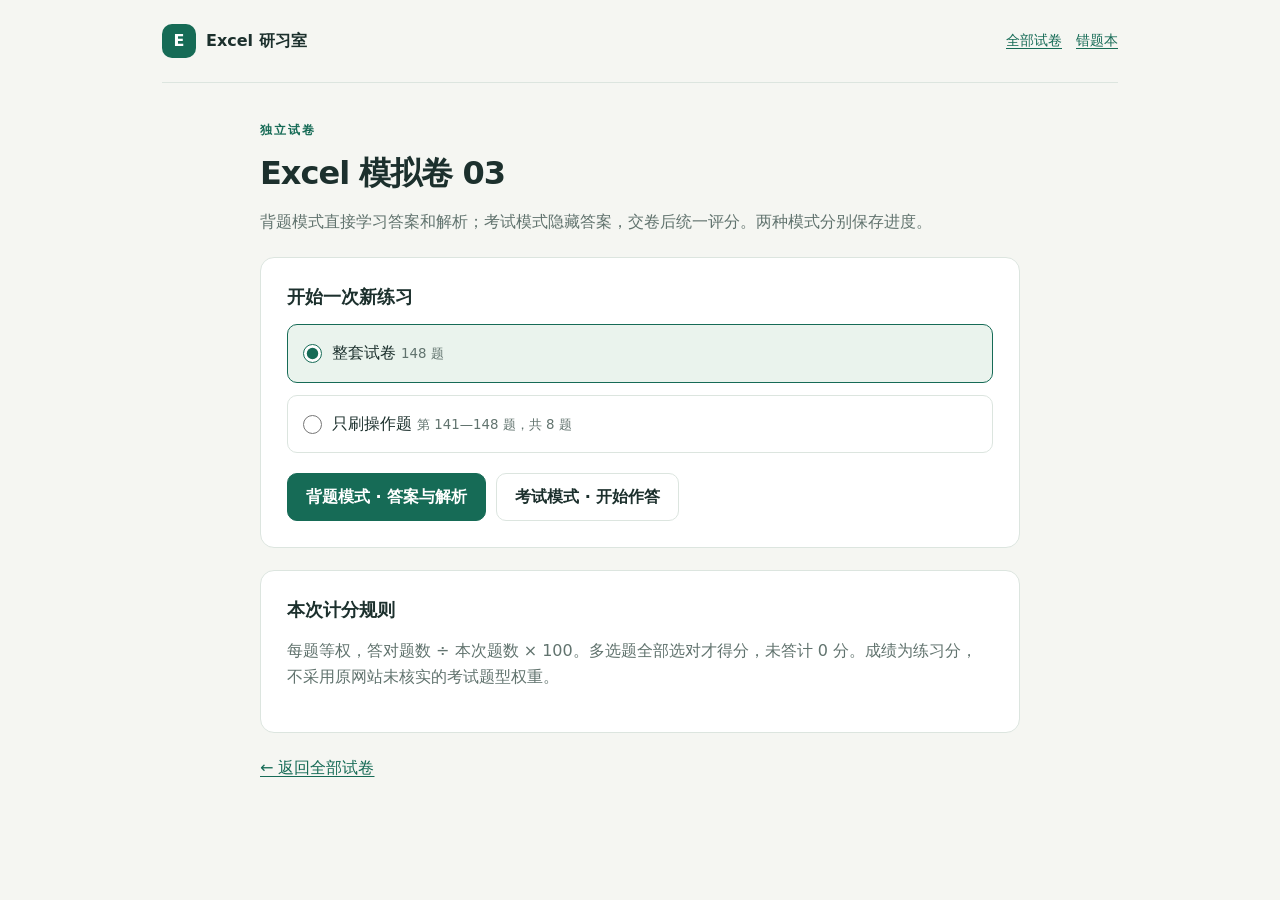
<file: papers/p03.html>
<!doctype html><html lang="zh-CN"><head><meta charset="utf-8"><meta name="viewport" content="width=device-width, initial-scale=1, viewport-fit=cover"><meta name="theme-color" content="#166b56"><meta name="apple-mobile-web-app-capable" content="yes"><meta name="apple-mobile-web-app-title" content="Excel研习室"><meta name="description" content="研究生Excel手机刷题，独立试卷、交卷计分、进度自动保存与错题重刷。"><link rel="manifest" href="../manifest.webmanifest"><link rel="icon" href="../icon.svg" type="image/svg+xml"><title>Excel 模拟卷 03 · Excel研习室</title><style>:root{--ink:#1c302d;--muted:#61736e;--brand:#166b56;--soft:#eaf3ed;--paper:#fff;--bg:#f5f6f2;--line:#dce5df;--bad:#a83d34;--bad-bg:#fff1ef;--warm:#b67425}*{box-sizing:border-box}html{scroll-behavior:smooth}body{margin:0;background:var(--bg);color:var(--ink);font:16px/1.65 system-ui,-apple-system,"PingFang SC","Microsoft YaHei",sans-serif}button,input,a{touch-action:manipulation}button,a{ -webkit-tap-highlight-color:transparent}button{font:inherit;cursor:pointer}button:disabled{opacity:.45;cursor:default}a{color:var(--brand);text-underline-offset:3px}button:focus-visible,a:focus-visible,input:focus-visible,summary:focus-visible{outline:3px solid #d6a850;outline-offset:3px}h1,h2,h3,p{margin-top:0}h1{font-size:clamp(28px,5.5vw,42px);line-height:1.25;letter-spacing:-1px;margin-bottom:16px}h2{font-size:22px;line-height:1.4}h3{font-size:17px}small,.muted{color:var(--muted)}.shell{max-width:1000px;margin:auto;padding:0 22px}.topbar{display:flex;align-items:center;justify-content:space-between;gap:16px;padding:24px 0;border-bottom:1px solid var(--line)}.brand{display:inline-flex;align-items:center;gap:10px;font-weight:750;text-decoration:none;color:var(--ink)}.mark{height:34px;width:34px;background:var(--brand);color:white;display:grid;place-items:center;border-radius:10px;font-weight:800}.toplinks{display:flex;align-items:center;gap:14px;font-size:14px}.hero{padding:45px 0 30px;display:grid;grid-template-columns:1fr auto;gap:24px;align-items:end}.eyebrow{font-size:12px;font-weight:750;letter-spacing:2px;color:var(--brand);margin-bottom:12px}.hero p{max-width:580px;margin-bottom:0;color:var(--muted)}.hero-count{font-size:44px;line-height:1.1;font-weight:750;color:var(--brand);text-align:right}.hero-count span{display:block;font-size:13px;font-weight:400;color:var(--muted);margin-top:9px}.stats{display:flex;gap:28px;border-top:1px solid var(--line);border-bottom:1px solid var(--line);padding:22px 0;margin:0 0 28px}.stats strong{font-size:24px;display:block;font-variant-numeric:tabular-nums}.stats span{font-size:13px;color:var(--muted)}.wrong-banner{background:var(--brand);color:white;display:flex;justify-content:space-between;align-items:center;gap:18px;padding:24px;border-radius:16px;margin:26px 0 36px}.wrong-banner p{margin:4px 0 0;color:#d9ebe1;font-size:14px}.wrong-banner h2{margin:0;font-size:21px}.wrong-banner a{white-space:nowrap;color:var(--brand);background:white;padding:10px 15px;border-radius:9px;text-decoration:none;font-weight:650}.section-head{display:flex;justify-content:space-between;align-items:center;margin:20px 0 8px}.section-head h2{margin:0}.paper-list{border-top:1px solid var(--line)}.paper-row{display:grid;grid-template-columns:48px 1fr auto;gap:18px;align-items:center;padding:24px 0;border-bottom:1px solid var(--line)}.paper-no{font-size:20px;color:var(--muted);font-variant-numeric:tabular-nums}.paper-row h3{margin:0 0 5px}.paper-row p{font-size:13px;margin:0;color:var(--muted)}.paper-row a{text-decoration:none;font-weight:650}.mini-progress{height:4px;background:var(--line);margin-top:11px;border-radius:4px;max-width:240px;overflow:hidden}.mini-progress span{display:block;height:100%;background:var(--brand)}.pill{display:inline-block;padding:3px 9px;background:var(--soft);border-radius:5px;font-size:12px;color:var(--brand)}.btn{border:1px solid var(--line);background:white;border-radius:10px;padding:12px 18px;min-height:46px;color:var(--ink);font-weight:650;text-decoration:none;display:inline-flex;justify-content:center;align-items:center;gap:6px;line-height:1.4}.btn.primary{background:var(--brand);color:white;border-color:var(--brand)}.btn.quiet{background:transparent;border-color:transparent;padding:8px 6px;color:var(--muted)}.btn.danger{color:var(--bad)}.btn.small{font-size:13px;min-height:38px;padding:8px 12px}.actions{display:flex;gap:10px;flex-wrap:wrap;margin-top:20px}.footnote{font-size:12px;color:var(--muted);padding:30px 0 40px}.backup{padding-top:24px;display:flex;gap:8px;align-items:center;flex-wrap:wrap}.backup small{flex-basis:100%}.notice{background:#fff5df;border:1px solid #ead19c;color:#6a4c1b;padding:13px;border-radius:8px;margin:12px 0;font-size:13px}.hidden{display:none!important}.intro{max-width:760px;padding:38px 0}.intro h1{font-size:32px}.panel{background:white;padding:26px;border:1px solid var(--line);border-radius:14px;margin:22px 0}.panel h2{font-size:18px}.rules{padding-left:20px;color:var(--muted);font-size:14px}.rules li{margin:8px 0}.choice{display:block;cursor:pointer;border:1px solid var(--line);border-radius:10px;padding:15px;margin:12px 0}.choice:has(input:checked){border-color:var(--brand);background:var(--soft)}input[type=radio],input[type=checkbox]{accent-color:var(--brand);width:19px;height:19px;margin:0 10px 0 0;vertical-align:middle}.quiz-head{position:sticky;top:0;background:rgba(245,246,242,.97);z-index:2;border-bottom:1px solid var(--line);padding:14px 0}.quiz-head-row{display:flex;gap:12px;align-items:center;justify-content:space-between}.quiz-title{font-size:14px;font-weight:650}.quiz-meta{font-size:12px;color:var(--muted);font-variant-numeric:tabular-nums}.progress-track{height:4px;background:var(--line);border-radius:4px;margin-top:11px;overflow:hidden}.progress-track>span{display:block;height:100%;background:var(--brand)}.question-wrap{max-width:760px;padding:28px 0 130px}.q-label{display:flex;align-items:center;gap:9px;margin-bottom:16px}.q-label .number{font-size:24px;font-weight:750}.q-source{font-size:12px;color:var(--muted);margin-bottom:10px}.question-text{font-size:18px;line-height:1.85;overflow-wrap:anywhere;margin-bottom:24px}.question-text p{margin:0 0 10px}.question-text img{max-width:100%;height:auto}.options{display:grid;gap:12px}.option{display:flex;align-items:flex-start;gap:12px;background:white;border:1.5px solid var(--line);border-radius:12px;padding:16px;min-height:58px;cursor:pointer;overflow:hidden}.option.selected{border-color:var(--brand);background:var(--soft)}.option.is-correct{border-color:var(--brand);background:var(--soft)}.option.is-wrong{border-color:var(--bad);background:var(--bad-bg)}.option input{flex:0 0 auto;margin-top:5px}.option-letter{flex:0 0 22px;font-weight:750}.option-content{flex:1;min-width:0;overflow-wrap:anywhere}.option-content p{margin:0}.option-content img{display:block;max-width:100%;height:auto;margin:8px 0}.option-content table{max-width:100%;overflow:auto}.option-tag{font-size:11px;color:var(--brand);white-space:nowrap}.dataset{padding:14px 16px;border:1px solid var(--line);border-radius:10px;background:#edf3ee;margin-bottom:22px;font-size:13px}.dataset summary{cursor:pointer;font-weight:650}.dataset p{white-space:pre-line;margin:12px 0}.dataset a{display:block;padding:8px 0}.nav-bottom{position:fixed;bottom:0;left:0;right:0;z-index:3;background:rgba(255,255,255,.98);border-top:1px solid var(--line);padding:12px 20px calc(12px + env(safe-area-inset-bottom));display:flex;justify-content:center;gap:10px}.nav-bottom .btn{max-width:200px;flex:1}.nav-bottom .btn.quiet{max-width:80px}.review-note{padding:18px;background:var(--soft);border-radius:10px;margin-top:22px}.review-note.wrong{background:var(--bad-bg)}.review-note p{margin:0}.result{text-align:center;max-width:760px;padding:35px 0}.score{font-size:72px;line-height:1.1;font-weight:780;letter-spacing:-3px;color:var(--brand);margin:24px 0 6px;font-variant-numeric:tabular-nums}.score small{font-size:16px;letter-spacing:0}.result .stats{justify-content:center;margin-top:28px}.result .actions{justify-content:center}.result-rule{font-size:13px;color:var(--muted)}.saved-note{padding:16px;text-align:left;background:var(--soft);border-radius:12px;margin-top:26px;font-size:14px}.review-toolbar{display:flex;justify-content:space-between;align-items:center;gap:12px;margin-bottom:20px}.history-list{margin-top:12px}.wrong-item{display:grid;grid-template-columns:1fr auto;gap:12px;align-items:center;padding:18px 0;border-bottom:1px solid var(--line);font-size:14px}.wrong-item p{margin:6px 0 0;color:var(--muted);font-size:12px}.wrong-item strong{display:block}.wrong-stats{display:flex;gap:10px;flex-wrap:wrap}.wrong-stats .pill{padding:7px 12px}dialog{border:1px solid var(--line);border-radius:16px;padding:24px;max-width:650px;width:calc(100% - 32px);max-height:85dvh;color:var(--ink)}dialog::backdrop{background:rgba(16,33,28,.4)}dialog h2{margin:0 0 12px}.dialog-head{display:flex;align-items:center;justify-content:space-between;margin-bottom:18px}.dialog-head h2{margin:0}.answer-grid{display:grid;grid-template-columns:repeat(7,1fr);gap:8px;max-height:55dvh;overflow:auto;padding:3px}.grid-q{border:1px solid var(--line);border-radius:8px;background:white;min-height:42px;position:relative;font-size:13px;color:var(--ink)}.grid-q.done{background:var(--soft);border-color:#9ac6b6;color:var(--brand)}.grid-q.current{outline:2px solid var(--brand);outline-offset:1px}.grid-q.bad{background:var(--bad-bg);color:var(--bad);border-color:#e4aaa3}.legend{font-size:12px;color:var(--muted);margin:14px 0 0}.empty{padding:34px 0;color:var(--muted)}.toast{position:fixed;left:50%;bottom:105px;transform:translateX(-50%);background:var(--ink);color:white;border-radius:9px;padding:10px 18px;z-index:8;font-size:13px;max-width:90%;text-align:center}table{border-collapse:collapse}td,th{border:1px solid var(--line);padding:5px}#home main{padding-bottom:30px}@media(min-width:800px){.paper-list{display:grid;grid-template-columns:1fr 1fr;column-gap:35px}.paper-row{grid-template-columns:40px 1fr auto;gap:12px}.paper-row:last-child:nth-child(odd){grid-column:1/-1}.question-wrap,.intro,.result{margin:auto}}@media(max-width:560px){.shell{padding:0 18px}.topbar{padding:17px 0}.toplinks{font-size:12px;gap:10px}.hero{padding:30px 0 22px;grid-template-columns:1fr}.hero-count{display:none}.hero h1{font-size:32px}.hero p{font-size:14px}.stats{gap:25px;padding:18px 0}.wrong-banner{padding:20px;margin-bottom:28px}.wrong-banner p{font-size:12px}.wrong-banner h2{font-size:18px}.wrong-banner a{font-size:14px;padding:9px 11px}.paper-row{padding:20px 0;grid-template-columns:32px 1fr auto;gap:10px}.paper-no{font-size:17px}.paper-row h3{font-size:15px}.paper-row p{font-size:12px}.paper-row a{font-size:13px}.panel{padding:20px}.intro{padding-top:28px}.intro h1{font-size:27px}.question-text{font-size:17px}.option{padding:14px 12px;gap:8px}.option-tag{display:none}.quiz-title{max-width:210px;white-space:nowrap;overflow:hidden;text-overflow:ellipsis}.answer-grid{grid-template-columns:repeat(6,1fr)}.result .stats{gap:32px}.wrong-item{font-size:13px}.nav-bottom{padding-left:14px;padding-right:14px}}

.explanation{margin:22px 0;padding:20px;border:1px solid #cbded5;background:#f0f7f2;border-radius:14px;line-height:1.85;overflow-wrap:anywhere}.explanation h3{margin:8px 0}.explanation p{white-space:pre-line}.explanation small{color:#5c6f66}.memory-tip{background:white;border-left:3px solid #166b56;padding:12px;margin:16px 0}.explanation-warning{background:#fff3d8;padding:12px;border-radius:8px;color:#765515}.options>div.option{cursor:default}

.btn.danger{color:#a52e27;border-color:#d99e96;background:#fff2ef}.btn.danger:hover{background:#fce2dd}.wrong-item{flex-wrap:wrap;gap:10px}.wrong-item>div{flex:1;min-width:180px}
</style></head><body><div id="app"></div><dialog id="modal"></dialog><input type="file" id="import-file" accept="application/json,.json" hidden><script>const APP_DATA={"page":"paper","paperId":"p03","papers":[{"id":"p03","title":"Excel 模拟卷 03","originalTitle":"26模拟试卷(Excel) -03","source":"https://www.zlbbda.com.cn/studysome/exercise?testPapeId=169","questions":[{"number":1,"type":"判断题","book":"《大数据分析素养》","chapter":1,"question":"定量数据以数字形式表示，可以进行精确的测量和计算\n（  ）。","answer":["A"],"dataset_description":null,"id":"p03:1","paperId":"p03","paperTitle":"Excel 模拟卷 03","question_html":"\u003cp>\u003cspan>定量数据以数字形式表示，可以进行精确的测量和计算\u003c/span>\u003c/p>\u003cp>\u003cspan>（ &nbsp;）\u003c/span>\u003cspan>。\u003c/span>\u003c/p>","options":[{"label":"A","html":"\u003cp>正确\u003c/p>"},{"label":"B","html":"\u003cp>错误\u003c/p>"}],"explanation":{"topic":"测量尺度与变量类型","paragraphs":["定类只分组，无天然顺序，如职业、血型；定序可排序，但等级间差距不能当成等距，如满意度和产品等级。给类别编数字不会自动把它变成可做算术的定量数据。","定距有相等单位间隔，但零点人为，如摄氏温度和日历年份，可解释差值，不能说20℃是10℃的两倍热。定比还具有绝对零点，如长度、重量、收入，可比较倍数。","测量层次从低到高为定类→定序→定距→定比。高层次可降级处理，反过来不行；定量变量还分离散型与连续型。","本题原站判断为“正确”。核对时注意题干中的否定、范围和适用条件，按上面的知识点理解，不只记字母。"],"tip":"类只分、序能排、距可减、比可乘除。","source":""},"attachments":[]},{"number":2,"type":"判断题","book":"《大数据分析素养》","chapter":2,"question":"营销成本可以拆解为广告费用和推广费用，不包括渠道费用（  ）。","answer":["B"],"dataset_description":null,"id":"p03:2","paperId":"p03","paperTitle":"Excel 模拟卷 03","question_html":"\u003cp>\u003cspan>营销成本可以拆解为广告费用和推广费用，不包括渠道费用\u003c/span>\u003cspan>（ &nbsp;）\u003c/span>。\u003c/p>","options":[{"label":"A","html":"\u003cp>正确\u003c/p>"},{"label":"B","html":"\u003cp>错误\u003c/p>"}],"explanation":{"topic":"本题解析","paragraphs":["营销成本不仅有广告和推广，还可能含分销佣金、渠道维护、平台服务等渠道费用，因此“不包括渠道费用”错误。"],"warning":""},"attachments":[]},{"number":3,"type":"判断题","book":"《大数据分析素养》","chapter":2,"question":"点击率不是行为指标（  ）。","answer":["B"],"dataset_description":null,"id":"p03:3","paperId":"p03","paperTitle":"Excel 模拟卷 03","question_html":"\u003cp>\u003cspan>点击率不是行为指标\u003c/span>\u003cspan>（ &nbsp;）\u003c/span>\u003cspan>。\u003c/span>\u003c/p>","options":[{"label":"A","html":"\u003cp>正确\u003c/p>"},{"label":"B","html":"\u003cp>错误\u003c/p>"}],"explanation":{"topic":"本题解析","paragraphs":["点击率记录曝光后发生点击的比例，反映用户行为或行为转化，故“不是行为指标”错误。"],"warning":""},"attachments":[]},{"number":4,"type":"判断题","book":"《大数据分析素养》","chapter":2,"question":"留存率不是用户指标（  ）。","answer":["B"],"dataset_description":null,"id":"p03:4","paperId":"p03","paperTitle":"Excel 模拟卷 03","question_html":"\u003cp>\u003cspan>留存率不是用户指标\u003c/span>\u003cspan>（ &nbsp;）\u003c/span>\u003cspan>。\u003c/span>\u003c/p>","options":[{"label":"A","html":"\u003cp>正确\u003c/p>"},{"label":"B","html":"\u003cp>错误\u003c/p>"}],"explanation":{"topic":"本题解析","paragraphs":["留存率衡量某批用户在后续时间仍活跃或继续使用的比例，是用户指标，题干否定了这一点，判错。"],"warning":""},"attachments":[]},{"number":5,"type":"判断题","book":"《大数据分析素养》","chapter":2,"question":"SWOT分析法是基于内外部竞争环境和竞争条件下的态势分析（  ）。","answer":["A"],"dataset_description":null,"id":"p03:5","paperId":"p03","paperTitle":"Excel 模拟卷 03","question_html":"\u003cp>\u003cspan>SWOT分析法是基于内外部竞争环境和竞争条件下的态势分析\u003c/span>\u003cspan>（ &nbsp;）\u003c/span>\u003cspan>。\u003c/span>\u003c/p>","options":[{"label":"A","html":"\u003cp>正确\u003c/p>"},{"label":"B","html":"\u003cp>错误\u003c/p>"}],"explanation":{"topic":"本题解析","paragraphs":["SWOT 将内部优势 S、劣势 W 与外部机会 O、威胁 T 联系起来，用于分析所处态势，题干正确。"],"warning":""},"attachments":[]},{"number":6,"type":"判断题","book":"《大数据分析素养》","chapter":2,"question":"企业的消费者属于内部利益相关者（  ）。","answer":["B"],"dataset_description":null,"id":"p03:6","paperId":"p03","paperTitle":"Excel 模拟卷 03","question_html":"\u003cp>\u003cspan>企业的消费者属于内部利益相关者\u003c/span>\u003cspan>（ &nbsp;）。\u003c/span>\u003c/p>","options":[{"label":"A","html":"\u003cp>正确\u003c/p>"},{"label":"B","html":"\u003cp>错误\u003c/p>"}],"explanation":{"topic":"本题解析","paragraphs":["消费者购买企业产品，但一般不属于企业内部组织成员，因此是外部利益相关者，题干错误。"],"warning":""},"attachments":[]},{"number":7,"type":"判断题","book":"《大数据分析素养》","chapter":2,"question":"内部利益相关者是与企业的日常运营、决策制定和长期发展紧密相关（  ）。","answer":["A"],"dataset_description":null,"id":"p03:7","paperId":"p03","paperTitle":"Excel 模拟卷 03","question_html":"\u003cp>\u003cspan>内部利益相关者是与企业的日常运营、决策制定和长期发展紧密相关\u003c/span>\u003cspan>（ &nbsp;）。\u003c/span>\u003c/p>","options":[{"label":"A","html":"\u003cp>正确\u003c/p>"},{"label":"B","html":"\u003cp>错误\u003c/p>"}],"explanation":{"topic":"本题解析","paragraphs":["员工、管理者等内部利益相关者参与或直接关联企业运营、决策和发展，题干正确。"],"warning":""},"attachments":[]},{"number":8,"type":"判断题","book":"《大数据分析素养》","chapter":3,"question":"借助数据图形的展现手段能有效、直观地发现企业业务指标存在的问题（  ）。","answer":["A"],"dataset_description":null,"id":"p03:8","paperId":"p03","paperTitle":"Excel 模拟卷 03","question_html":"\u003cp>\u003cspan>借助数据图形的展现手段能有效、直观地发现企业业务指标存在的问题\u003c/span>\u003cspan>（ &nbsp;）。\u003c/span>\u003c/p>","options":[{"label":"A","html":"\u003cp>正确\u003c/p>"},{"label":"B","html":"\u003cp>错误\u003c/p>"}],"explanation":{"topic":"图表选择与可视化","paragraphs":["比较不同类别的数量通常用条形或柱形图，条长表示数值，类别由坐标或标签区分；观察时间趋势通常用折线图；看两数值变量关系用散点图，每个点是一对观测。","直方图对连续数值分组，柱面积反映频数或频率；组距不等时需看密度而非只看高度。箱线图展示中位数、四分位数与离群情况；热力图以颜色编码矩阵数值。","饼图看同一整体内各部分占比，总体通常为100%，类别太多或小比例太多不利辨认。任何图表都不能单独证明广告造成销售上升等因果关系，坐标范围与尺度也要核对。","本题原站判断为“正确”。核对时注意题干中的否定、范围和适用条件，按上面的知识点理解，不只记字母。"],"tip":"趋势线、类别柱、占比饼、关系点、分布直方/箱线。","source":""},"attachments":[]},{"number":9,"type":"判断题","book":"《大数据分析素养》","chapter":3,"question":"数据清洗技术可以用于去除重复数据（  ）。","answer":["A"],"dataset_description":null,"id":"p03:9","paperId":"p03","paperTitle":"Excel 模拟卷 03","question_html":"\u003cp>\u003cspan>数据清洗技术可以用于去除重复数据（ &nbsp;）。\u003c/span>\u003c/p>","options":[{"label":"A","html":"\u003cp>正确\u003c/p>"},{"label":"B","html":"\u003cp>错误\u003c/p>"}],"explanation":{"topic":"数据清洗与预处理","paragraphs":["数据清洗处理缺失、重复、异常和不一致，常见方法包括删除、填补、纠正和统一格式。选择方法要看缺失机制、比例和业务意义，不能一律删除或一律填均值。","修剪通常删除极端部分，缩尾将极端值替换为边界值；对数转换改变尺度，不能与修剪等同。异常点也可能是真实重要信号，需先核实。","处理流程还包括集成、转换、筛选、排序、编码和存储。分词、主题分析、情感分析属于文本处理。迭代是基于结果持续检查和改进，不只是机械指定执行次数。","本题原站判断为“正确”。核对时注意题干中的否定、范围和适用条件，按上面的知识点理解，不只记字母。"],"tip":"先核实再清洗；删除、填补、变换各有条件。","source":""},"attachments":[]},{"number":10,"type":"判断题","book":"《大数据分析素养》","chapter":3,"question":"数据处理的多次迭代不可以逐步消除数据处理中的错误和偏差（  ）。","answer":["B"],"dataset_description":null,"id":"p03:10","paperId":"p03","paperTitle":"Excel 模拟卷 03","question_html":"\u003cp>\u003cspan>数据处理的多次迭代不可以逐步消除数据处理中的错误和偏差\u003c/span>\u003cspan>（ &nbsp;）。\u003c/span>\u003c/p>","options":[{"label":"A","html":"\u003cp>正确\u003c/p>"},{"label":"B","html":"\u003cp>错误\u003c/p>"}],"explanation":{"topic":"数据清洗与预处理","paragraphs":["数据清洗处理缺失、重复、异常和不一致，常见方法包括删除、填补、纠正和统一格式。选择方法要看缺失机制、比例和业务意义，不能一律删除或一律填均值。","修剪通常删除极端部分，缩尾将极端值替换为边界值；对数转换改变尺度，不能与修剪等同。异常点也可能是真实重要信号，需先核实。","处理流程还包括集成、转换、筛选、排序、编码和存储。分词、主题分析、情感分析属于文本处理。迭代是基于结果持续检查和改进，不只是机械指定执行次数。","本题原站判断为“错误”。核对时注意题干中的否定、范围和适用条件，按上面的知识点理解，不只记字母。"],"tip":"先核实再清洗；删除、填补、变换各有条件。","source":""},"attachments":[]},{"number":11,"type":"判断题","book":"《大数据分析素养》","chapter":3,"question":"通过比较观察到的数据与预期结果之间的差异，评估所提出假设的有效性不属于假设检验（  ）。","answer":["B"],"dataset_description":null,"id":"p03:11","paperId":"p03","paperTitle":"Excel 模拟卷 03","question_html":"\u003cp>\u003cspan>通过比较观察到的数据与预期结果之间的差异，评估所提出假设的有效性不属于假设检验\u003c/span>\u003cspan>（ &nbsp;）。\u003c/span>\u003c/p>","options":[{"label":"A","html":"\u003cp>正确\u003c/p>"},{"label":"B","html":"\u003cp>错误\u003c/p>"}],"explanation":{"topic":"假设检验、拒绝域与 p 值","paragraphs":["先确定 H₀ 和 H₁，再预设显著性水平 α，选择在 H₀ 下分布已知或可近似的统计量，根据样本计算统计量或 p 值，最后作出拒绝或不拒绝 H₀ 的决定。","统计量应与临界值比较，p 值应与 α 比较。若 p≤α，通常拒绝 H₀；不能把统计量的数值直接与 α 比较。α 是在 H₀ 为真时允许的一类错误概率，不是“H₀ 为真的概率”。","H₁ 为“>”通常对应右尾，为“\u003c”对应左尾，为“≠”对应双尾。未拒绝 H₀ 代表证据不足，不证明 H₀ 必然为真。","本题原站判断为“错误”。核对时注意题干中的否定、范围和适用条件，按上面的知识点理解，不只记字母。"],"tip":"p 对 α，统计量对临界值；不拒绝≠证明正确。","source":"https://www.itl.nist.gov/div898/handbook/"},"attachments":[]},{"number":12,"type":"判断题","book":"《大数据分析素养》","chapter":3,"question":"直方图通过四分位数将数据集分为四部分（  ）。","answer":["B"],"dataset_description":null,"id":"p03:12","paperId":"p03","paperTitle":"Excel 模拟卷 03","question_html":"\u003cp>\u003cspan>直方图通过四分位数将数据集分为四部分\u003c/span>\u003cspan>（ &nbsp;）。\u003c/span>\u003c/p>","options":[{"label":"A","html":"\u003cp>正确\u003c/p>"},{"label":"B","html":"\u003cp>错误\u003c/p>"}],"explanation":{"topic":"集中趋势、位置与离散程度","paragraphs":["均值、中位数、众数描述中心位置；极差、方差、标准差、四分位距描述离散程度。均值利用全部数值但易受极端值影响，中位数和四分位数对极端值较稳健，偏态数据常优先看中位数。","将数据排序后，奇数个取中间值，偶数个取中间两个的平均数；众数是频数最多的值，可能不唯一；极差=最大值−最小值，方差=标准差²。","偏度衡量不对称，正偏为右长尾、负偏为左长尾；峰度反映尾部及极端值特征。正态分布的普通峰度为3、超额峰度为0，须先分清定义。","本题原站判断为“错误”。核对时注意题干中的否定、范围和适用条件，按上面的知识点理解，不只记字母。"],"tip":"中心看均值/中位数/众数；分散看差；形状看偏峰。","source":"https://www.itl.nist.gov/div898/handbook/"},"attachments":[]},{"number":13,"type":"判断题","book":"《大数据分析素养》","chapter":3,"question":"居民消费价格指数不属于宏观经济数据（  ）。","answer":["B"],"dataset_description":null,"id":"p03:13","paperId":"p03","paperTitle":"Excel 模拟卷 03","question_html":"\u003cp>\u003cspan>居民消费价格指数不属于宏观经济数据\u003c/span>\u003cspan>（ &nbsp;）。\u003c/span>\u003c/p>","options":[{"label":"A","html":"\u003cp>正确\u003c/p>"},{"label":"B","html":"\u003cp>错误\u003c/p>"}],"explanation":{"topic":"居民消费价格指数","paragraphs":["CPI 衡量居民消费品和服务价格水平的变动，常用于分析通货膨胀和居民购买力，是典型宏观经济指标。","题干说它“不属于宏观经济数据”，否定了其实际用途，因此错误。"],"warning":""},"attachments":[]},{"number":14,"type":"判断题","book":"《大数据分析素养》","chapter":4,"question":"人均国内生产总值是总量指标（  ）。","answer":["B"],"dataset_description":null,"id":"p03:14","paperId":"p03","paperTitle":"Excel 模拟卷 03","question_html":"\u003cp>\u003cspan>人均国内生产总值\u003c/span>\u003cspan>是总量指标\u003c/span>\u003cspan>（ &nbsp;）。\u003c/span>\u003c/p>","options":[{"label":"A","html":"\u003cp>正确\u003c/p>"},{"label":"B","html":"\u003cp>错误\u003c/p>"}],"explanation":{"topic":"相对指标和统计指数","paragraphs":["结构相对数=部分/总体，比例相对数=同一总体不同部分相互比较；比较相对数比较同一时期不同对象的同类指标；动态相对数比较同一对象不同时期的同类指标。","强度相对数以两个有关但性质不同的总量相除，如人口密度、人均产量，常有“人/平方公里、千克/人”等复合单位，并非所有相对数都是无名数。","计划完成程度=实际/计划×100%。对越大越好的指标超过100%常表示超额；对成本、能耗等越低越好的指标，不能机械认为超过100%就好。恩格尔系数降低表示食品支出占比降低，不能单凭它推断食品支出绝对额下降。","本题原站判断为“错误”。核对时注意题干中的否定、范围和适用条件，按上面的知识点理解，不只记字母。"],"tip":"结构部分比整体，比例部分比部分；计划要看指标方向。","source":""},"attachments":[]},{"number":15,"type":"判断题","book":"《大数据分析素养》","chapter":4,"question":"定序尺度可以描述降水量的变化（  ）。","answer":["B"],"dataset_description":null,"id":"p03:15","paperId":"p03","paperTitle":"Excel 模拟卷 03","question_html":"\u003cp>\u003cspan>定序尺度可以描述降水量的变化\u003c/span>\u003cspan>（ &nbsp;）。\u003c/span>\u003c/p>","options":[{"label":"A","html":"\u003cp>正确\u003c/p>"},{"label":"B","html":"\u003cp>错误\u003c/p>"}],"explanation":{"topic":"测量尺度与变量类型","paragraphs":["定类只分组，无天然顺序，如职业、血型；定序可排序，但等级间差距不能当成等距，如满意度和产品等级。给类别编数字不会自动把它变成可做算术的定量数据。","定距有相等单位间隔，但零点人为，如摄氏温度和日历年份，可解释差值，不能说20℃是10℃的两倍热。定比还具有绝对零点，如长度、重量、收入，可比较倍数。","测量层次从低到高为定类→定序→定距→定比。高层次可降级处理，反过来不行；定量变量还分离散型与连续型。","本题原站判断为“错误”。核对时注意题干中的否定、范围和适用条件，按上面的知识点理解，不只记字母。"],"tip":"类只分、序能排、距可减、比可乘除。","source":""},"attachments":[]},{"number":16,"type":"判断题","book":"《大数据分析素养》","chapter":4,"question":"绝对指标是计算相对指标和平均指标的基础（  ）。","answer":["A"],"dataset_description":null,"id":"p03:16","paperId":"p03","paperTitle":"Excel 模拟卷 03","question_html":"\u003cp>\u003cspan>绝对指标是计算相对指标和平均指标的基础\u003c/span>\u003cspan>（ &nbsp;）。\u003c/span>\u003c/p>","options":[{"label":"A","html":"\u003cp>正确\u003c/p>"},{"label":"B","html":"\u003cp>错误\u003c/p>"}],"explanation":{"topic":"相对指标和统计指数","paragraphs":["结构相对数=部分/总体，比例相对数=同一总体不同部分相互比较；比较相对数比较同一时期不同对象的同类指标；动态相对数比较同一对象不同时期的同类指标。","强度相对数以两个有关但性质不同的总量相除，如人口密度、人均产量，常有“人/平方公里、千克/人”等复合单位，并非所有相对数都是无名数。","计划完成程度=实际/计划×100%。对越大越好的指标超过100%常表示超额；对成本、能耗等越低越好的指标，不能机械认为超过100%就好。恩格尔系数降低表示食品支出占比降低，不能单凭它推断食品支出绝对额下降。","本题原站判断为“正确”。核对时注意题干中的否定、范围和适用条件，按上面的知识点理解，不只记字母。"],"tip":"结构部分比整体，比例部分比部分；计划要看指标方向。","source":""},"attachments":[]},{"number":17,"type":"判断题","book":"《大数据分析素养》","chapter":4,"question":"学生上课的出勤率为动态相对数（  ）。","answer":["B"],"dataset_description":null,"id":"p03:17","paperId":"p03","paperTitle":"Excel 模拟卷 03","question_html":"\u003cp>\u003cspan>学生上课的出勤率为动态相对数\u003c/span>\u003cspan>（ &nbsp;）。\u003c/span>\u003c/p>","options":[{"label":"A","html":"\u003cp>正确\u003c/p>"},{"label":"B","html":"\u003cp>错误\u003c/p>"}],"explanation":{"topic":"相对指标和统计指数","paragraphs":["结构相对数=部分/总体，比例相对数=同一总体不同部分相互比较；比较相对数比较同一时期不同对象的同类指标；动态相对数比较同一对象不同时期的同类指标。","强度相对数以两个有关但性质不同的总量相除，如人口密度、人均产量，常有“人/平方公里、千克/人”等复合单位，并非所有相对数都是无名数。","计划完成程度=实际/计划×100%。对越大越好的指标超过100%常表示超额；对成本、能耗等越低越好的指标，不能机械认为超过100%就好。恩格尔系数降低表示食品支出占比降低，不能单凭它推断食品支出绝对额下降。","本题原站判断为“错误”。核对时注意题干中的否定、范围和适用条件，按上面的知识点理解，不只记字母。"],"tip":"结构部分比整体，比例部分比部分；计划要看指标方向。","source":""},"attachments":[]},{"number":18,"type":"判断题","book":"《大数据分析素养》","chapter":5,"question":"简单随机抽样通常是从总体中连续抽取的。","answer":["B"],"dataset_description":null,"id":"p03:18","paperId":"p03","paperTitle":"Excel 模拟卷 03","question_html":"\u003cp>\u003cspan>简单随机抽样通常是从总体中连续抽取的。\u003c/span>\u003c/p>","options":[{"label":"A","html":"\u003cp>正确\u003c/p>"},{"label":"B","html":"\u003cp>错误\u003c/p>"}],"explanation":{"topic":"简单随机抽样","paragraphs":["简单随机抽样依随机机制抽取，在固定样本量的不放回设计中，每个可能样本有相同的被抽中机会。抽签、随机数表或随机数发生器是常见实现方式，编号只需唯一，不必机械限定为从1开始。","概率抽样还包括系统、分层、整群、多阶段等方法；判断、便利、配额和滚雪球通常属于非概率抽样，不能只因“看起来有代表性”就称为随机抽样。","设计需服务于研究目的、可操作、兼顾成本，并能评价精度。样本大并不保证某一次样本毫无偏离，也不意味着调查无需完整抽样框。","本题原站判断为“错误”。核对时注意题干中的否定、范围和适用条件，按上面的知识点理解，不只记字母。"],"tip":"随机性来自抽取机制，不来自研究者的主观判断。","source":""},"attachments":[]},{"number":19,"type":"判断题","book":"《大数据分析素养》","chapter":5,"question":"整群抽样的划分标志不一定与调查标志有关（  ）。","answer":["A"],"dataset_description":null,"id":"p03:19","paperId":"p03","paperTitle":"Excel 模拟卷 03","question_html":"\u003cp>\u003cspan>整群抽样的划分标志不一定与调查标志有关（ &nbsp;）\u003c/span>\u003cspan>。\u003c/span>\u003c/p>","options":[{"label":"A","html":"\u003cp>正确\u003c/p>"},{"label":"B","html":"\u003cp>错误\u003c/p>"}],"explanation":{"topic":"整群抽样","paragraphs":["把总体分成互不重叠、互不遗漏的群，以群为抽样单位随机抽取部分群，再调查抽中群内全部个体。学校、街区、工厂等自然集合经常被作为群。","优点是便于集中调查、减少交通和组织成本；群内单位相似度高时，有效信息可能少于同规模的简单随机样本，因此精度并非它的必然优势。","若群大小悬殊，可考虑与规模成比例的抽取及相应权重，不能忽略群规模导致的入样概率差异。","本题原站判断为“正确”。核对时注意题干中的否定、范围和适用条件，按上面的知识点理解，不只记字母。"],"tip":"整群省组织成本，但不保证误差最小。","source":""},"attachments":[]},{"number":20,"type":"判断题","book":"《大数据分析素养》","chapter":5,"question":"无偏性是指统计量存在系统偏差（  ）。","answer":["B"],"dataset_description":null,"id":"p03:20","paperId":"p03","paperTitle":"Excel 模拟卷 03","question_html":"\u003cp>\u003cspan>无偏性是指统计量存在系统偏差\u003c/span>\u003cspan>（ &nbsp;）\u003c/span>\u003cspan>。\u003c/span>\u003c/p>","options":[{"label":"A","html":"\u003cp>正确\u003c/p>"},{"label":"B","html":"\u003cp>错误\u003c/p>"}],"explanation":{"topic":"点估计与估计量的优良性","paragraphs":["点估计用一个样本统计量估计未知总体参数；估计量是抽样前的随机函数，估计值是代入这一次样本后得到的数。区间估计进一步表达抽样不确定性。","无偏性指 E(θ̂)=θ；有效性常在无偏估计量间比较方差，方差小的更稳定；一致性指 n 增大时 θ̂ 依概率趋近 θ；充分性指统计量保留了样本中关于参数的全部信息。","一致性不能仅由“方差趋于0”无条件推出，还需偏差等条件；固定样本的一个估计值也不能称为“必然等于参数”。","本题原站判断为“错误”。核对时注意题干中的否定、范围和适用条件，按上面的知识点理解，不只记字母。"],"tip":"无偏看期望，有效看方差，一致看大样本趋近。","source":"https://www.itl.nist.gov/div898/handbook/"},"attachments":[]},{"number":21,"type":"判断题","book":"《大数据分析素养》","chapter":5,"question":"正态总体有已知方差，样本均值塣是充分统计量。","answer":["A"],"dataset_description":null,"id":"p03:21","paperId":"p03","paperTitle":"Excel 模拟卷 03","question_html":"\u003cp>\u003cspan>正态总体有已知\u003c/span>方差\u003cspan>，样本均值塣是充分统计量。\u003c/span>\u003c/p>","options":[{"label":"A","html":"\u003cp>正确\u003c/p>"},{"label":"B","html":"\u003cp>错误\u003c/p>"}],"explanation":{"topic":"样本均值的抽样分布","paragraphs":["对于独立同分布样本，E(X̄)=μ，Var(X̄)=σ²/n，标准误 SE(X̄)=σ/√n。因此增加样本量不会改变均值的期望，却会缩小标准误。","总体正态时，任意 n 的样本均值都正态；总体非正态时，需要中心极限定理的适用条件和足够大的样本，才能近似正态。并非所有“样本统计量”都会正态。","本题原站判断为“正确”。核对时注意题干中的否定、范围和适用条件，按上面的知识点理解，不只记字母。"],"tip":"期望不变，方差除以 n，标准误除以 √n。","source":"https://www.itl.nist.gov/div898/handbook/"},"attachments":[]},{"number":22,"type":"判断题","book":"《大数据分析素养》","chapter":5,"question":"样本特征值叫作参数,是描述一个样本情况的统计指标（  ）。","answer":["B"],"dataset_description":null,"id":"p03:22","paperId":"p03","paperTitle":"Excel 模拟卷 03","question_html":"\u003cp>\u003cspan>样本特征值叫作\u003c/span>\u003cspan>参数\u003c/span>\u003cspan>,是描述一个样本情况的统计指标（ &nbsp;）\u003c/span>\u003cspan>。\u003c/span>\u003c/p>","options":[{"label":"A","html":"\u003cp>正确\u003c/p>"},{"label":"B","html":"\u003cp>错误\u003c/p>"}],"explanation":{"topic":"总量指标、数量指标与质量指标","paragraphs":["总量指标反映总体规模或总水平，有明确时空范围和计量单位，例如产量、销售额、人数。实物单位如吨、台，价值单位如元，劳动单位如工时。","时期指标是一段时间内累计发生量，如月销售额；时点指标是某一时刻的存量，如年末库存。时期指标可按不重叠时期累加，时点存量一般不能直接跨时点相加。","数量指标侧重规模，质量指标侧重效率、水平或相互关系，如平均价格、利润率、劳动生产率。不要把任何一个“用数字表示”的指标都叫数量指标或总量指标。","本题原站判断为“错误”。核对时注意题干中的否定、范围和适用条件，按上面的知识点理解，不只记字母。"],"tip":"规模看数量，效率看质量；时期是流量，时点是存量。","source":""},"attachments":[]},{"number":23,"type":"判断题","book":"《大数据分析素养》","chapter":5,"question":"对于任何样本容量,样本比例的抽样分布都可用正态分布近似（  ）。","answer":["B"],"dataset_description":null,"id":"p03:23","paperId":"p03","paperTitle":"Excel 模拟卷 03","question_html":"\u003cp>\u003cspan>对于任何样本容量,样本比例的抽样分布都可用正态分布近似（ &nbsp;）\u003c/span>\u003cspan>。\u003c/span>\u003c/p>","options":[{"label":"A","html":"\u003cp>正确\u003c/p>"},{"label":"B","html":"\u003cp>错误\u003c/p>"}],"explanation":{"topic":"样本比例与其标准误","paragraphs":["设总体比例为 p，独立随机抽样时样本比例 p̂ 的期望为 p，方差为 p(1−p)/n，标准误为 √[p(1−p)/n]。不放回抽取有限总体时，还要考虑有限总体修正。","样本比例本质上是成功次数除以样本量，有限样本下并不严格服从连续正态分布。通常需 np 和 n(1−p) 都足够大，才使用正态近似。不能把“任意样本容量都近似正态”当成结论。","本题原站判断为“错误”。核对时注意题干中的否定、范围和适用条件，按上面的知识点理解，不只记字母。"],"tip":"比例标准误：根号下 p(1−p)/n。","source":"https://www.itl.nist.gov/div898/handbook/"},"attachments":[]},{"number":24,"type":"判断题","book":"《大数据分析素养》","chapter":5,"question":"总体参数的值通常是未知的（  ）。","answer":["A"],"dataset_description":null,"id":"p03:24","paperId":"p03","paperTitle":"Excel 模拟卷 03","question_html":"\u003cp>\u003cspan>总体\u003c/span>参数的值通常是未知的\u003cspan>（ &nbsp;）\u003c/span>\u003cspan>。\u003c/span>\u003c/p>","options":[{"label":"A","html":"\u003cp>正确\u003c/p>"},{"label":"B","html":"\u003cp>错误\u003c/p>"}],"explanation":{"topic":"总体、样本、参数与统计量","paragraphs":["总体是研究目标所涉及的全部单位，样本是从其中抽取的一部分单位。参数概括总体，例如总体均值 μ；统计量是样本的函数，例如样本均值 X̄，不能在统计量定义中含未知总体参数。","对一个确定总体，参数固定但通常未知；抽样前统计量具有随机性，抽样后算出的统计量值确定。换样本可能得到不同值，但也可能恰好相同。","统计量的抽样分布指重复抽样下该统计量所有可能取值的概率分布，不是样本内每个观测值的分布。","本题原站判断为“正确”。核对时注意题干中的否定、范围和适用条件，按上面的知识点理解，不只记字母。"],"tip":"总体用参数，样本用统计量；固定未知≠已知。","source":"https://www.itl.nist.gov/div898/handbook/"},"attachments":[]},{"number":25,"type":"判断题","book":"《大数据分析素养》","chapter":5,"question":"抽样误差是指由于随机抽样的偶然因素引起抽样指标与总体参数的绝对离差（  ）。","answer":["A"],"dataset_description":null,"id":"p03:25","paperId":"p03","paperTitle":"Excel 模拟卷 03","question_html":"\u003cp>\u003cspan>抽样误差是指由于随机抽样的偶然因素引起抽样指标与\u003c/span>\u003cspan>总体参数\u003c/span>\u003cspan>的绝对离差\u003c/span>\u003cspan>（ &nbsp;）\u003c/span>\u003cspan>。\u003c/span>\u003c/p>","options":[{"label":"A","html":"\u003cp>正确\u003c/p>"},{"label":"B","html":"\u003cp>错误\u003c/p>"}],"explanation":{"topic":"简单随机抽样","paragraphs":["简单随机抽样依随机机制抽取，在固定样本量的不放回设计中，每个可能样本有相同的被抽中机会。抽签、随机数表或随机数发生器是常见实现方式，编号只需唯一，不必机械限定为从1开始。","概率抽样还包括系统、分层、整群、多阶段等方法；判断、便利、配额和滚雪球通常属于非概率抽样，不能只因“看起来有代表性”就称为随机抽样。","设计需服务于研究目的、可操作、兼顾成本，并能评价精度。样本大并不保证某一次样本毫无偏离，也不意味着调查无需完整抽样框。","本题原站判断为“正确”。核对时注意题干中的否定、范围和适用条件，按上面的知识点理解，不只记字母。"],"tip":"随机性来自抽取机制，不来自研究者的主观判断。","source":""},"attachments":[]},{"number":26,"type":"判断题","book":"《大数据分析素养》","chapter":5,"question":"总体的中位数不属于总体参数（  ）。","answer":["B"],"dataset_description":null,"id":"p03:26","paperId":"p03","paperTitle":"Excel 模拟卷 03","question_html":"\u003cp>\u003cspan>总体的中位数不属于总体参数（ &nbsp;）\u003c/span>\u003cspan>。\u003c/span>\u003c/p>","options":[{"label":"A","html":"\u003cp>正确\u003c/p>"},{"label":"B","html":"\u003cp>错误\u003c/p>"}],"explanation":{"topic":"集中趋势、位置与离散程度","paragraphs":["均值、中位数、众数描述中心位置；极差、方差、标准差、四分位距描述离散程度。均值利用全部数值但易受极端值影响，中位数和四分位数对极端值较稳健，偏态数据常优先看中位数。","将数据排序后，奇数个取中间值，偶数个取中间两个的平均数；众数是频数最多的值，可能不唯一；极差=最大值−最小值，方差=标准差²。","偏度衡量不对称，正偏为右长尾、负偏为左长尾；峰度反映尾部及极端值特征。正态分布的普通峰度为3、超额峰度为0，须先分清定义。","本题原站判断为“错误”。核对时注意题干中的否定、范围和适用条件，按上面的知识点理解，不只记字母。"],"tip":"中心看均值/中位数/众数；分散看差；形状看偏峰。","source":"https://www.itl.nist.gov/div898/handbook/"},"attachments":[]},{"number":27,"type":"判断题","book":"《大数据分析素养》","chapter":5,"question":"样本统计量不是随机变量（  ）。","answer":["B"],"dataset_description":null,"id":"p03:27","paperId":"p03","paperTitle":"Excel 模拟卷 03","question_html":"\u003cp>\u003cspan>样本统计量不是随机变量（ &nbsp;）\u003c/span>\u003cspan>。\u003c/span>\u003c/p>","options":[{"label":"A","html":"\u003cp>正确\u003c/p>"},{"label":"B","html":"\u003cp>错误\u003c/p>"}],"explanation":{"topic":"总体、样本、参数与统计量","paragraphs":["总体是研究目标所涉及的全部单位，样本是从其中抽取的一部分单位。参数概括总体，例如总体均值 μ；统计量是样本的函数，例如样本均值 X̄，不能在统计量定义中含未知总体参数。","对一个确定总体，参数固定但通常未知；抽样前统计量具有随机性，抽样后算出的统计量值确定。换样本可能得到不同值，但也可能恰好相同。","统计量的抽样分布指重复抽样下该统计量所有可能取值的概率分布，不是样本内每个观测值的分布。","本题原站判断为“错误”。核对时注意题干中的否定、范围和适用条件，按上面的知识点理解，不只记字母。"],"tip":"总体用参数，样本用统计量；固定未知≠已知。","source":"https://www.itl.nist.gov/div898/handbook/"},"attachments":[]},{"number":28,"type":"判断题","book":"《大数据分析素养》","chapter":6,"question":"落在拒绝域的概率等于置信水平（ ）。","answer":["B"],"dataset_description":null,"id":"p03:28","paperId":"p03","paperTitle":"Excel 模拟卷 03","question_html":"\u003cp>\u003cspan>落在拒绝域的概率等于置信水平（ ）\u003c/span>\u003cspan>。\u003c/span>\u003c/p>","options":[{"label":"A","html":"\u003cp>正确\u003c/p>"},{"label":"B","html":"\u003cp>错误\u003c/p>"}],"explanation":{"topic":"置信区间与区间估计","paragraphs":["均值置信区间常写作“点估计 ± 临界值×标准误”。总体方差已知时用 Z 临界值；正态总体方差未知时通常用 t 临界值。区间宽度表达估计精度。","在其他条件相同时，提高置信水平会扩大区间；增加样本量会缩短区间；总体变异增大会扩大区间。不能同时无限提高可靠程度和精确程度而不增加信息。","95%置信度的频率学解释是：若反复抽样、按同一方法构造区间，约95%的区间覆盖固定的真实参数；并非已经算出的区间中，固定参数又随机地以95%概率移动。","本题原站判断为“错误”。核对时注意题干中的否定、范围和适用条件，按上面的知识点理解，不只记字母。"],"tip":"置信水平高→区间宽；样本量大→区间窄。","source":"https://www.itl.nist.gov/div898/handbook/"},"attachments":[]},{"number":29,"type":"判断题","book":"《大数据分析素养》","chapter":6,"question":"最大似然估计不属于参数估计（ ）。","answer":["B"],"dataset_description":null,"id":"p03:29","paperId":"p03","paperTitle":"Excel 模拟卷 03","question_html":"\u003cp>\u003cspan>最大似然估计不属于参数估计（ ）\u003c/span>\u003cspan>。\u003c/span>\u003c/p>","options":[{"label":"A","html":"\u003cp>正确\u003c/p>"},{"label":"B","html":"\u003cp>错误\u003c/p>"}],"explanation":{"topic":"总体、样本、参数与统计量","paragraphs":["总体是研究目标所涉及的全部单位，样本是从其中抽取的一部分单位。参数概括总体，例如总体均值 μ；统计量是样本的函数，例如样本均值 X̄，不能在统计量定义中含未知总体参数。","对一个确定总体，参数固定但通常未知；抽样前统计量具有随机性，抽样后算出的统计量值确定。换样本可能得到不同值，但也可能恰好相同。","统计量的抽样分布指重复抽样下该统计量所有可能取值的概率分布，不是样本内每个观测值的分布。","本题原站判断为“错误”。核对时注意题干中的否定、范围和适用条件，按上面的知识点理解，不只记字母。"],"tip":"总体用参数，样本用统计量；固定未知≠已知。","source":"https://www.itl.nist.gov/div898/handbook/"},"attachments":[]},{"number":30,"type":"判断题","book":"《大数据分析素养》","chapter":6,"question":"备择假设是包含关于总体分布的一切使原假设不成立的命题（ ）。","answer":["A"],"dataset_description":null,"id":"p03:30","paperId":"p03","paperTitle":"Excel 模拟卷 03","question_html":"\u003cp>\u003cspan>备择假设是包含关于总体分布的一切使原假设不成立的命题（ ）\u003c/span>\u003cspan>。\u003c/span>\u003c/p>","options":[{"label":"A","html":"\u003cp>正确\u003c/p>"},{"label":"B","html":"\u003cp>错误\u003c/p>"}],"explanation":{"topic":"假设检验、拒绝域与 p 值","paragraphs":["先确定 H₀ 和 H₁，再预设显著性水平 α，选择在 H₀ 下分布已知或可近似的统计量，根据样本计算统计量或 p 值，最后作出拒绝或不拒绝 H₀ 的决定。","统计量应与临界值比较，p 值应与 α 比较。若 p≤α，通常拒绝 H₀；不能把统计量的数值直接与 α 比较。α 是在 H₀ 为真时允许的一类错误概率，不是“H₀ 为真的概率”。","H₁ 为“>”通常对应右尾，为“\u003c”对应左尾，为“≠”对应双尾。未拒绝 H₀ 代表证据不足，不证明 H₀ 必然为真。","本题原站判断为“正确”。核对时注意题干中的否定、范围和适用条件，按上面的知识点理解，不只记字母。"],"tip":"p 对 α，统计量对临界值；不拒绝≠证明正确。","source":"https://www.itl.nist.gov/div898/handbook/"},"attachments":[]},{"number":31,"type":"判断题","book":"《大数据分析素养》","chapter":6,"question":"在购买葡萄的时候往往先尝一尝的方法属于归纳法（ ）。","answer":["A"],"dataset_description":null,"id":"p03:31","paperId":"p03","paperTitle":"Excel 模拟卷 03","question_html":"\u003cp>\u003cspan>在购买葡萄的时候往往先尝一尝的方法属于归纳法（ ）\u003c/span>\u003cspan>。\u003c/span>\u003c/p>","options":[{"label":"A","html":"\u003cp>正确\u003c/p>"},{"label":"B","html":"\u003cp>错误\u003c/p>"}],"explanation":{"topic":"归纳推理与演绎推理","paragraphs":["归纳由若干具体观察推向一般结论，例如用样本推测总体。由于只观察了部分对象，结论通常具有或然性，样本代表性和证据质量十分重要。","演绎由一般前提推到具体结论；前提真实且逻辑形式有效时，结论具有逻辑必然性。假说演绎通常先提出假说，推出可检验预测，再与观察比较，而不是把未经检验的推测当成事实。","本题原站判断为“正确”。核对时注意题干中的否定、范围和适用条件，按上面的知识点理解，不只记字母。"],"tip":"归纳：特殊→一般，可能；演绎：一般→特殊，依赖有效前提。","source":""},"attachments":[]},{"number":32,"type":"判断题","book":"《大数据分析素养》","chapter":6,"question":"原假设：寒冷会导致人们的情绪变差；备择假设：寒冷不会导致人们的情绪变差。","answer":["A"],"dataset_description":null,"id":"p03:32","paperId":"p03","paperTitle":"Excel 模拟卷 03","question_html":"\u003cp>原假设：寒冷会导致人们的情绪变差；备择假设：寒冷不会导致人们的情绪变差\u003cspan>。\u003c/span>\u003c/p>","options":[{"label":"A","html":"\u003cp>正确\u003c/p>"},{"label":"B","html":"\u003cp>错误\u003c/p>"}],"explanation":{"topic":"假设检验、拒绝域与 p 值","paragraphs":["先确定 H₀ 和 H₁，再预设显著性水平 α，选择在 H₀ 下分布已知或可近似的统计量，根据样本计算统计量或 p 值，最后作出拒绝或不拒绝 H₀ 的决定。","统计量应与临界值比较，p 值应与 α 比较。若 p≤α，通常拒绝 H₀；不能把统计量的数值直接与 α 比较。α 是在 H₀ 为真时允许的一类错误概率，不是“H₀ 为真的概率”。","H₁ 为“>”通常对应右尾，为“\u003c”对应左尾，为“≠”对应双尾。未拒绝 H₀ 代表证据不足，不证明 H₀ 必然为真。","本题原站判断为“正确”。核对时注意题干中的否定、范围和适用条件，按上面的知识点理解，不只记字母。"],"tip":"p 对 α，统计量对临界值；不拒绝≠证明正确。","source":"https://www.itl.nist.gov/div898/handbook/"},"attachments":[]},{"number":33,"type":"判断题","book":"《大数据分析素养》","chapter":6,"question":"t分布检验法是用来判断两组数据均值是否存在显著性差异的检验方法","answer":["A"],"dataset_description":null,"id":"p03:33","paperId":"p03","paperTitle":"Excel 模拟卷 03","question_html":"\u003cp>\u003cspan>t分布检验法是用来判断两组数据均值是否存在显著性差异的检验方法\u003c/span>\u003c/p>","options":[{"label":"A","html":"\u003cp>正确\u003c/p>"},{"label":"B","html":"\u003cp>错误\u003c/p>"}],"explanation":{"topic":"t 分布与 t 检验","paragraphs":["若总体正态且总体方差未知，用样本标准差 s 代替 σ 后，T=(X̄−μ)/(s/√n) 服从自由度 n−1 的 t 分布。不能因为用了样本方差就仍按已知方差的 Z 检验处理。","t 分布以0为中心、左右对称，尾部比标准正态更厚；自由度越大越接近标准正态。均值在自由度>1时为0，方差在自由度>2时为 ν/(ν−2)，并非所有自由度下均值和方差都存在。","双样本 t 检验用于均值比较；独立、配对、等方差与不等方差情形的公式和自由度不同。","本题原站判断为“正确”。核对时注意题干中的否定、范围和适用条件，按上面的知识点理解，不只记字母。"],"tip":"未知方差估均值，先想 t；自由度增大，厚尾变薄。","source":"https://www.itl.nist.gov/div898/handbook/"},"attachments":[]},{"number":34,"type":"判断题","book":"《大数据分析素养》","chapter":7,"question":"大数据的数据质量难以保证,但价值密度高（ ）。","answer":["B"],"dataset_description":null,"id":"p03:34","paperId":"p03","paperTitle":"Excel 模拟卷 03","question_html":"\u003cp>\u003cspan>大数据的数据质量难以保证,但价值密度高（ ）\u003c/span>\u003cspan>。\u003c/span>\u003c/p>","options":[{"label":"A","html":"\u003cp>正确\u003c/p>"},{"label":"B","html":"\u003cp>错误\u003c/p>"}],"explanation":{"topic":"大数据、数据价值与数据挖掘","paragraphs":["大数据不仅是体量大，还常用 Volume、Velocity、Variety、Value、Veracity 描述规模、速度、多样性、价值和真实性等特征。数据可以结构化、半结构化或非结构化，价值密度低不等于总体价值低。","数据挖掘从数据中发现可用模式，常见任务有分类、回归、聚类和关联规则。“买啤酒也常买尿布”描述商品共同出现，属于关联分析，不直接证明因果。","大量数据仍可能含偏差、噪声和遗漏，需要质量控制、清洗和场景解释；大数据分析不只服务互联网，也可用于医疗、工业、交通等领域。","本题原站判断为“错误”。核对时注意题干中的否定、范围和适用条件，按上面的知识点理解，不只记字母。"],"tip":"体量大不等于质量高；关联规则看共现，不推因果。","source":""},"attachments":[]},{"number":35,"type":"判断题","book":"《大数据分析素养》","chapter":7,"question":"NOSQL数据组织方式不包括文档（ ）。","answer":["B"],"dataset_description":null,"id":"p03:35","paperId":"p03","paperTitle":"Excel 模拟卷 03","question_html":"\u003cp>\u003cspan>NOSQL数据组织方式不包括文档\u003c/span>\u003cspan>（ ）\u003c/span>\u003cspan>。\u003c/span>\u003c/p>","options":[{"label":"A","html":"\u003cp>正确\u003c/p>"},{"label":"B","html":"\u003cp>错误\u003c/p>"}],"explanation":{"topic":"数据结构、数据库与存储","paragraphs":["结构化数据具有明确模式，如关系表的行列；半结构化数据有标签或键等组织方式，如 JSON、XML；非结构化数据如图片、音视频和自由文本。来源内部或外部与结构类型是两个不同维度。","NoSQL 常包括键值、文档、列族和图等模型，不是只能存文本或只能用表格。关系数据库以表和关系为主要模型，数据模型与物理存储方式不能混为一谈。","存储需兼顾容量扩展、检索效率、备份恢复、权限和安全；加密主要保护保密性，不能单靠更严格加密来解决容量增长。","本题原站判断为“错误”。核对时注意题干中的否定、范围和适用条件，按上面的知识点理解，不只记字母。"],"tip":"来源和结构分开看；NoSQL 不只键值一种。","source":""},"attachments":[]},{"number":36,"type":"判断题","book":"《大数据分析素养》","chapter":7,"question":"网络是大数据最重要的来源之一，网络数据是真实的（ ）。","answer":["B"],"dataset_description":null,"id":"p03:36","paperId":"p03","paperTitle":"Excel 模拟卷 03","question_html":"\u003cp>\u003cspan>网络是大数据最重要的来源之一，网络数据是真实的（ ）\u003c/span>\u003cspan>。\u003c/span>\u003c/p>","options":[{"label":"A","html":"\u003cp>正确\u003c/p>"},{"label":"B","html":"\u003cp>错误\u003c/p>"}],"explanation":{"topic":"大数据、数据价值与数据挖掘","paragraphs":["大数据不仅是体量大，还常用 Volume、Velocity、Variety、Value、Veracity 描述规模、速度、多样性、价值和真实性等特征。数据可以结构化、半结构化或非结构化，价值密度低不等于总体价值低。","数据挖掘从数据中发现可用模式，常见任务有分类、回归、聚类和关联规则。“买啤酒也常买尿布”描述商品共同出现，属于关联分析，不直接证明因果。","大量数据仍可能含偏差、噪声和遗漏，需要质量控制、清洗和场景解释；大数据分析不只服务互联网，也可用于医疗、工业、交通等领域。","本题原站判断为“错误”。核对时注意题干中的否定、范围和适用条件，按上面的知识点理解，不只记字母。"],"tip":"体量大不等于质量高；关联规则看共现，不推因果。","source":""},"attachments":[]},{"number":37,"type":"判断题","book":"《大数据分析素养》","chapter":8,"question":"降维技术是指在保证数据所具有的代表性特性情况下,将高维数据转化为低维数据的过程（  ）。","answer":["A"],"dataset_description":null,"id":"p03:37","paperId":"p03","paperTitle":"Excel 模拟卷 03","question_html":"\u003cp>\u003cspan>降维技术是指在保证数据所具有的代表性特性情况下,将高维数据转化为低维数据的过程（ &nbsp;）。\u003c/span>\u003c/p>","options":[{"label":"A","html":"\u003cp>正确\u003c/p>"},{"label":"B","html":"\u003cp>错误\u003c/p>"}],"explanation":{"topic":"降维与特征表示","paragraphs":["降维将高维特征映射或筛选为较少维度，在尽量保留重要结构和信息的同时降低冗余、噪声与计算成本。通常是高维到低维，而不是反过来扩维。","特征选择保留原特征的子集；特征提取构造新特征，如主成分分析以方差方向构造线性组合。降维一般存在信息取舍，不能保证毫无信息损失或必然提高所有模型准确率。","本题原站判断为“正确”。核对时注意题干中的否定、范围和适用条件，按上面的知识点理解，不只记字母。"],"tip":"降维减少特征维度；选择保留原列，提取产生新列。","source":""},"attachments":[]},{"number":38,"type":"判断题","book":"《大数据分析素养》","chapter":8,"question":"数学模型是运用数理逻辑方法建构的科学或工程模型（ ）。","answer":["A"],"dataset_description":null,"id":"p03:38","paperId":"p03","paperTitle":"Excel 模拟卷 03","question_html":"\u003cp>\u003cspan>数学模型是运用数理逻辑方法建构的科学或工程模型（ ）\u003c/span>\u003cspan>。\u003c/span>\u003c/p>","options":[{"label":"A","html":"\u003cp>正确\u003c/p>"},{"label":"B","html":"\u003cp>错误\u003c/p>"}],"explanation":{"topic":"非线性优化与梯度方法","paragraphs":["优化模型用变量、目标和约束表达问题。无约束可微最小化的梯度下降沿负梯度更新 xₖ₊₁=xₖ−αₖ∇f(xₖ)，步长影响收敛；正梯度通常是局部增大最快方向。","牛顿法利用二阶导数或 Hessian 构造方向，不能把一阶梯度方向与牛顿方向混同。共轭梯度利用共轭方向，在正定二次函数的精确运算下有有限步性质，一般非线性情形不能照搬保证。","一维搜索在给定方向上选步长；约束问题可用拉格朗日或 KKT 条件。一般非凸问题的局部最优不保证全局最优，建模假设需服务实际、接受验证。","本题原站判断为“正确”。核对时注意题干中的否定、范围和适用条件，按上面的知识点理解，不只记字母。"],"tip":"最小化走负梯度；局部最优不自动等于全局最优。","source":""},"attachments":[]},{"number":39,"type":"判断题","book":"《大数据分析素养》","chapter":8,"question":"整数规划是全部或部分变量被限制为整数（ ）。","answer":["A"],"dataset_description":null,"id":"p03:39","paperId":"p03","paperTitle":"Excel 模拟卷 03","question_html":"\u003cp>\u003cspan>整数规划是全部或部分变量被限制为整数（ ）\u003c/span>\u003cspan>。\u003c/span>\u003c/p>","options":[{"label":"A","html":"\u003cp>正确\u003c/p>"},{"label":"B","html":"\u003cp>错误\u003c/p>"}],"explanation":{"topic":"整数规划与分支定界","paragraphs":["整数规划要求部分或全部决策变量取整数；全部整数为纯整数、部分整数为混合整数，0-1规划要求指定变量只能取0或1，限制的是变量而不是目标函数系数。","去掉整数限制得到线性松弛。最大化问题的松弛最优值给出上界，已找到的整数可行解给出下界；最小化问题方向相反。不能简单四舍五入松弛解来保证可行或最优。","分支定界对非整数变量分支，并用界限剪枝：子问题不可行、界不可能改善当前解、或已得到该节点整数最优解时，可终止该节点的进一步分支。","本题原站判断为“正确”。核对时注意题干中的否定、范围和适用条件，按上面的知识点理解，不只记字母。"],"tip":"最大化：松弛上界、整数下界；0-1限制变量。","source":""},"attachments":[]},{"number":40,"type":"判断题","book":"《大数据分析素养》","chapter":8,"question":"线性回归模型意味着模型变量是线性的","answer":["B"],"dataset_description":null,"id":"p03:40","paperId":"p03","paperTitle":"Excel 模拟卷 03","question_html":"\u003cp>\u003cspan>线性回归模型意味着模型变量是线性的\u003c/span>\u003c/p>","options":[{"label":"A","html":"\u003cp>正确\u003c/p>"},{"label":"B","html":"\u003cp>错误\u003c/p>"}],"explanation":{"topic":"线性回归与最小二乘","paragraphs":["一元回归写为 y=β₀+β₁x+ε，β₀ 为截距、β₁ 为斜率，ε 为未解释的扰动。最小二乘选择参数使残差平方和 Σ(yᵢ−ŷᵢ)² 最小，不是使残差和或绝对值和最小。","“线性”通常指对参数线性，解释变量可以含 x² 等变换项。回归预测数值，分类预测类别；回归系数可正可负，取决于控制其他变量后的方向。","带截距的常规最小二乘中 R²=1−SSE/SST，范围0至1，表示样本内变异被解释的比例；一元回归中等于 Pearson r²。拟合好不等于因果成立，也不保证样本外预测好。","本题原站判断为“错误”。核对时注意题干中的否定、范围和适用条件，按上面的知识点理解，不只记字母。"],"tip":"最小二乘最小化残差平方和；R² 不带方向。","source":""},"attachments":[]},{"number":41,"type":"单选题","book":"《大数据分析素养》","chapter":1,"question":"在电子表格（excel）中，行号是以（   ）排列的。","answer":["C"],"dataset_description":null,"id":"p03:41","paperId":"p03","paperTitle":"Excel 模拟卷 03","question_html":"\u003cp>\u003cspan>在电子表格（excel）中，行号是以（ &nbsp; ）排列的。\u003c/span>\u003c/p>","options":[{"label":"A","html":"英文字母序列。"},{"label":"B","html":"汉语拼音。"},{"label":"C","html":"阿拉伯数字"},{"label":"D","html":"任意字符。"}],"explanation":{"topic":"Excel 单元格、文件与基本操作","paragraphs":["Excel 的 A1 引用方式以字母表示列、数字表示行，例如 D4 表示第4列第4行，连续区域用冒号连接。现代 .xlsx 工作表共有1,048,576行、16,384列。","日期通常以序列数保存，显示格式只改变外观；时间是一天的小数部分，显示文本与真实日期值需区分。自动填充可快速生成日期序列。",".xlsx 是常见无宏工作簿格式，.xlsm 可保存宏，.xls 为旧格式。CSV/TXT 适合平面文本数据，通常不能完整保留多工作表、图表和格式。","本题需按上述定义、适用条件和计算口径逐项判断。原站答案为 C。对应内容为“C：阿拉伯数字”。"],"tip":"列字母、行数字；显示格式和单元格实际值分开看。","source":"https://support.microsoft.com/en-us/excel/excel-functions-alphabetical"},"attachments":[]},{"number":42,"type":"单选题","book":"《大数据分析素养》","chapter":1,"question":"下述关于数据分析目标的说法，正确的选项是(   )。","answer":["C"],"dataset_description":null,"id":"p03:42","paperId":"p03","paperTitle":"Excel 模拟卷 03","question_html":"\u003cp>\u003cspan>下述关于数据分析目标的说法，正确的选项是( &nbsp; )。\u003c/span>\u003c/p>","options":[{"label":"A","html":"解决其他学科不能解决的数据分析问题"},{"label":"B","html":"根据客户的需要提供所要的结论"},{"label":"C","html":"从数据中发现规律，并依据相关学科解释数据"},{"label":"D","html":"为“预设结论”寻找支持"}],"explanation":{"topic":"数据分析方法与问题构建","paragraphs":["分析先明确业务问题、对象、时间范围和衡量指标，再收集与处理数据、探索规律、建模验证，最后将结果转为可执行建议。技术手段必须服务业务目标，而非为用工具而用工具。","探索性分析借助图表和描述统计发现模式、生成假设；验证性分析围绕预先提出的假设设计检验，统计测试是常见工具。两者互补，不是完全割裂。","表格适合精确列示和比较，图形适合直观呈现；因素分析、对比分析和综合评价分别强调驱动因素、基准差异和多指标综合。报告要说明口径、证据和局限。","本题需按上述定义、适用条件和计算口径逐项判断。原站答案为 C。对应内容为“C：从数据中发现规律，并依据相关学科解释数据”。"],"tip":"先问题后数据；探索找线索，验证检假设。","source":""},"attachments":[]},{"number":43,"type":"单选题","book":"《大数据分析素养》","chapter":1,"question":"电子表格（excel）具有非常强大的功能，最突出的功能是（   ）。","answer":["D"],"dataset_description":null,"id":"p03:43","paperId":"p03","paperTitle":"Excel 模拟卷 03","question_html":"\u003cp>\u003cspan>电子表格（excel）具有非常强大的功能，最突出的功能是（ &nbsp; ）。 \u003c/span>\u003c/p>","options":[{"label":"A","html":"处理文档。"},{"label":"B","html":"制作表格。"},{"label":"C","html":"数据库管理。"},{"label":"D","html":"处理表格数据。"}],"explanation":{"topic":"Excel 单元格、文件与基本操作","paragraphs":["Excel 的 A1 引用方式以字母表示列、数字表示行，例如 D4 表示第4列第4行，连续区域用冒号连接。现代 .xlsx 工作表共有1,048,576行、16,384列。","日期通常以序列数保存，显示格式只改变外观；时间是一天的小数部分，显示文本与真实日期值需区分。自动填充可快速生成日期序列。",".xlsx 是常见无宏工作簿格式，.xlsm 可保存宏，.xls 为旧格式。CSV/TXT 适合平面文本数据，通常不能完整保留多工作表、图表和格式。","本题需按上述定义、适用条件和计算口径逐项判断。原站答案为 D。对应内容为“D：处理表格数据。”。"],"tip":"列字母、行数字；显示格式和单元格实际值分开看。","source":"https://support.microsoft.com/en-us/excel/excel-functions-alphabetical"},"attachments":[]},{"number":44,"type":"单选题","book":"《大数据分析素养》","chapter":2,"question":"品牌承载的更多是一部分消费者对某个产品或服务的认可，下面对于品牌最基本的含义的说法，正确的是（   ）。","answer":["D"],"dataset_description":null,"id":"p03:44","paperId":"p03","paperTitle":"Excel 模拟卷 03","question_html":"\u003cp>\u003cspan>品牌承载的更多是一部分消费者对某个产品或服务的认可，下面对于品牌最基本的含义的说法，正确的是（ &nbsp; ）。\u003c/span>\u003c/p>","options":[{"label":"A","html":"消费者类型"},{"label":"B","html":"消费者文化"},{"label":"C","html":"消费者利益"},{"label":"D","html":"商品属性"}],"explanation":{"topic":"本题解析","paragraphs":["品牌的基本层次是让消费者联想到产品属性，如耐用、性能或品质，所以本题选 D。"],"warning":"","optionAnalysis":[{"label":"A","selected":false,"reason":"消费者类型是用户形象层面的联想，不是品牌最基本的属性层。"},{"label":"B","selected":false,"reason":"文化属于品牌更深层的含义，不是最基本层次。"},{"label":"C","selected":false,"reason":"利益是产品属性给客户带来的好处，位于属性之上的解释层。"},{"label":"D","selected":true,"reason":"品牌首先使人联想到商品的具体属性，如性能或品质，对应题目“最基本”。"}]},"attachments":[]},{"number":45,"type":"单选题","book":"《大数据分析素养》","chapter":2,"question":"下面关于问题识别依据的说法，哪一项表述是不正确的(   )。","answer":["D"],"dataset_description":null,"id":"p03:45","paperId":"p03","paperTitle":"Excel 模拟卷 03","question_html":"\u003cp>\u003cspan>下面关于问题识别依据的说法，哪一项表述是不正确的( &nbsp; )。\u003c/span>\u003c/p>","options":[{"label":"A","html":"识别问题需要找到企业内部利益相关者"},{"label":"B","html":"问题的核心是什么"},{"label":"C","html":"问题在企业中具有的重要程度"},{"label":"D","html":"问题通常是显而易见的"}],"explanation":{"topic":"本题解析","paragraphs":["业务问题往往隐藏在流程、指标或利益相关者的不同表述中，并非显而易见，所以 D 不正确。"],"warning":"","optionAnalysis":[{"label":"A","selected":false,"reason":"找到相关业务人员，有助于理解问题及影响，是合理依据。"},{"label":"B","selected":false,"reason":"界定核心才能避免把症状误当成原因，是合理步骤。"},{"label":"C","selected":false,"reason":"重要程度有助于确定问题优先级，应当考虑。"},{"label":"D","selected":true,"reason":"很多业务问题隐藏在数据和流程中，并非显而易见；这句错误。"}]},"attachments":[]},{"number":46,"type":"单选题","book":"《大数据分析素养》","chapter":2,"question":"以下关于客单价描述，错误的是(   )。","answer":["A"],"dataset_description":null,"id":"p03:46","paperId":"p03","paperTitle":"Excel 模拟卷 03","question_html":"\u003cp>\u003cspan>以下关于客单价描述，错误的是( &nbsp; )。\u003c/span>\u003c/p>","options":[{"label":"A","html":"\u003cp>\u003cspan>反映单位时间有多少客户购买产品\u003c/span>\u003c/p>"},{"label":"B","html":"\u003cp>\u003cspan>单一客户的平均每次交易中的购买金额\u003c/span>\u003c/p>"},{"label":"C","html":"\u003cp>\u003cspan>等于销售总额除以顾客总数\u003c/span>\u003c/p>"},{"label":"D","html":"\u003cp>\u003cspan>等于销售总额除以成交总笔数\u003c/span>\u003c/p>"}],"explanation":{"topic":"本题解析","paragraphs":["客单价讲平均每客或每笔交易金额，不是“有多少客户”，因此 A 把金额指标混成了人数指标。"],"warning":"","optionAnalysis":[{"label":"A","selected":true,"reason":"它描述客户人数，而客单价描述平均金额，错在把数量与金额混淆。"},{"label":"B","selected":false,"reason":"平均每次交易金额符合题干采用的客单价含义。"},{"label":"C","selected":false,"reason":"按顾客数计算的是每客平均消费，属于常见口径；需明确是否去重。"},{"label":"D","selected":false,"reason":"按交易笔数计算的是每单平均金额，符合本题采用的交易口径。"}]},"attachments":[]},{"number":47,"type":"单选题","book":"《大数据分析素养》","chapter":3,"question":"为了计算企业的各类业务指标，我们需要对业务的状态及相互关系进行符号记载， 并通过电子文档或数据库予以保存。下述哪个选项表示这种符号(   )？","answer":["A"],"dataset_description":null,"id":"p03:47","paperId":"p03","paperTitle":"Excel 模拟卷 03","question_html":"\u003cp>\u003cspan>为了计算企业的各类业务指标，我们需要\u003c/span>\u003cspan>对业务的状态及相互关系进行符号记载， 并通过电子文档或数据库予以保存。下述哪个选项表示这种符号( &nbsp; )？\u003c/span>\u003c/p>","options":[{"label":"A","html":"数据"},{"label":"B","html":"字段"},{"label":"C","html":"记录"},{"label":"D","html":"大数据"}],"explanation":{"topic":"数据结构、数据库与存储","paragraphs":["结构化数据具有明确模式，如关系表的行列；半结构化数据有标签或键等组织方式，如 JSON、XML；非结构化数据如图片、音视频和自由文本。来源内部或外部与结构类型是两个不同维度。","NoSQL 常包括键值、文档、列族和图等模型，不是只能存文本或只能用表格。关系数据库以表和关系为主要模型，数据模型与物理存储方式不能混为一谈。","存储需兼顾容量扩展、检索效率、备份恢复、权限和安全；加密主要保护保密性，不能单靠更严格加密来解决容量增长。","本题需按上述定义、适用条件和计算口径逐项判断。原站答案为 A。对应内容为“A：数据”。"],"tip":"来源和结构分开看；NoSQL 不只键值一种。","source":""},"attachments":[]},{"number":48,"type":"单选题","book":"《大数据分析素养》","chapter":3,"question":"人力资源部门的数据属于公司内部数据，下面属于国家法定福利内容的是（   ）。","answer":["A"],"dataset_description":null,"id":"p03:48","paperId":"p03","paperTitle":"Excel 模拟卷 03","question_html":"\u003cp>\u003cspan>人力资源部门的数据属于公司内部数据，下面属于国家法定福利内容的是（ &nbsp; ）。\u003c/span>\u003c/p>","options":[{"label":"A","html":"养老保险"},{"label":"B","html":"培训"},{"label":"C","html":"企业年金"},{"label":"D","html":"奖金"}],"explanation":{"topic":"企业内外部数据与调查资料","paragraphs":["企业内部数据来自日常经营管理，如销售、财务、人事、物流和客户交易；外部数据来自政府、行业协会、竞争者、公开媒体或外部市场研究。结构化或非结构化都可能出现在任一来源。","内部利益相关者通常包含员工、管理层、股东等，消费者、供应商和监管者通常属于外部利益相关者。具体归类应结合关系而不是数据是否放在公司电脑。","一手资料为围绕本次问题直接收集的数据，二手资料是已有资料的再利用。观察法记录实际行为但不一定揭示动机，调查需注意目的、对象、偏差及合法合规。","本题需按上述定义、适用条件和计算口径逐项判断。原站答案为 A。对应内容为“A：养老保险”。"],"tip":"内部看业务产生地；一手看是否为本次调查直接获取。","source":""},"attachments":[]},{"number":49,"type":"单选题","book":"《大数据分析素养》","chapter":3,"question":"在绘制折线图时，下列做法错误的是（   ）。","answer":["A"],"dataset_description":null,"id":"p03:49","paperId":"p03","paperTitle":"Excel 模拟卷 03","question_html":"\u003cp>\u003cspan>在绘制折线图时，下列做法错误的是（ &nbsp; ）。\u003c/span>\u003c/p>","options":[{"label":"A","html":"将各矩形竖边中点用直线连接起来即可"},{"label":"B","html":"折线图下所围成的面积与直方图面积相等"},{"label":"C","html":"折线图表示的频数分布与直方图一致"},{"label":"D","html":"两终点与横轴相交"}],"explanation":{"topic":"图表选择与可视化","paragraphs":["比较不同类别的数量通常用条形或柱形图，条长表示数值，类别由坐标或标签区分；观察时间趋势通常用折线图；看两数值变量关系用散点图，每个点是一对观测。","直方图对连续数值分组，柱面积反映频数或频率；组距不等时需看密度而非只看高度。箱线图展示中位数、四分位数与离群情况；热力图以颜色编码矩阵数值。","饼图看同一整体内各部分占比，总体通常为100%，类别太多或小比例太多不利辨认。任何图表都不能单独证明广告造成销售上升等因果关系，坐标范围与尺度也要核对。","本题是反向选择题，要找出不符合上述条件或定义的选项。原站答案为 A。对应内容为“A：将各矩形竖边中点用直线连接起来即可”。"],"tip":"趋势线、类别柱、占比饼、关系点、分布直方/箱线。","source":""},"attachments":[]},{"number":50,"type":"单选题","book":"《大数据分析素养》","chapter":4,"question":"在下列计量尺度中，适用于反映业务对象的结构，比重，速度，和密度数量关系的是哪一个选项（ ）？","answer":["B"],"dataset_description":null,"id":"p03:50","paperId":"p03","paperTitle":"Excel 模拟卷 03","question_html":"\u003cp>\u003cspan>在下列计量尺度中，适用于反映业务对象的结构，比重，速度，和密度数量关系的是哪一个选项（ ）？\u003c/span>\u003c/p>","options":[{"label":"A","html":"定距尺度"},{"label":"B","html":"定比尺度"},{"label":"C","html":"定序尺度"},{"label":"D","html":"定类尺度"}],"explanation":{"topic":"测量尺度与变量类型","paragraphs":["定类只分组，无天然顺序，如职业、血型；定序可排序，但等级间差距不能当成等距，如满意度和产品等级。给类别编数字不会自动把它变成可做算术的定量数据。","定距有相等单位间隔，但零点人为，如摄氏温度和日历年份，可解释差值，不能说20℃是10℃的两倍热。定比还具有绝对零点，如长度、重量、收入，可比较倍数。","测量层次从低到高为定类→定序→定距→定比。高层次可降级处理，反过来不行；定量变量还分离散型与连续型。","本题需按上述定义、适用条件和计算口径逐项判断。原站答案为 B。对应内容为“B：定比尺度”。"],"tip":"类只分、序能排、距可减、比可乘除。","source":""},"attachments":[]},{"number":51,"type":"单选题","book":"《大数据分析素养》","chapter":4,"question":"全国粮食产量与全国人口比较,属于（   ）。","answer":["B"],"dataset_description":null,"id":"p03:51","paperId":"p03","paperTitle":"Excel 模拟卷 03","question_html":"\u003cp>\u003cspan>全国粮食产量与全国人口比较,属于（ &nbsp; ）。 \u003c/span>\u003c/p>","options":[{"label":"A","html":"平均指标"},{"label":"B","html":"强度相对指标"},{"label":"C","html":"计划完成相对指标"},{"label":"D","html":"比较相对指标"}],"explanation":{"topic":"相对指标和统计指数","paragraphs":["结构相对数=部分/总体，比例相对数=同一总体不同部分相互比较；比较相对数比较同一时期不同对象的同类指标；动态相对数比较同一对象不同时期的同类指标。","强度相对数以两个有关但性质不同的总量相除，如人口密度、人均产量，常有“人/平方公里、千克/人”等复合单位，并非所有相对数都是无名数。","计划完成程度=实际/计划×100%。对越大越好的指标超过100%常表示超额；对成本、能耗等越低越好的指标，不能机械认为超过100%就好。恩格尔系数降低表示食品支出占比降低，不能单凭它推断食品支出绝对额下降。","本题需按上述定义、适用条件和计算口径逐项判断。原站答案为 B。对应内容为“B：强度相对指标”。"],"tip":"结构部分比整体，比例部分比部分；计划要看指标方向。","source":""},"attachments":[]},{"number":52,"type":"单选题","book":"《大数据分析素养》","chapter":4,"question":"如果按照从低层到高层的排列顺序将测量尺度进行排列，在下述选项中，正确的是(    )。","answer":["B"],"dataset_description":null,"id":"p03:52","paperId":"p03","paperTitle":"Excel 模拟卷 03","question_html":"\u003cp>\u003cspan>如果按照从低层到高层的排列顺序将测量尺度进行排列，在下述选项中，正确的是( &nbsp; &nbsp;)。\u003c/span>\u003c/p>","options":[{"label":"A","html":"定序尺度，定距尺度，定比尺度，定类尺度"},{"label":"B","html":"定类尺度，定序尺度，定距尺度，定比尺度"},{"label":"C","html":"定序尺度，定比尺度，定距尺度，定类尺度"},{"label":"D","html":"定类尺度，定距尺度，定序尺度，定比尺度"}],"explanation":{"topic":"测量尺度与变量类型","paragraphs":["定类只分组，无天然顺序，如职业、血型；定序可排序，但等级间差距不能当成等距，如满意度和产品等级。给类别编数字不会自动把它变成可做算术的定量数据。","定距有相等单位间隔，但零点人为，如摄氏温度和日历年份，可解释差值，不能说20℃是10℃的两倍热。定比还具有绝对零点，如长度、重量、收入，可比较倍数。","测量层次从低到高为定类→定序→定距→定比。高层次可降级处理，反过来不行；定量变量还分离散型与连续型。","本题需按上述定义、适用条件和计算口径逐项判断。原站答案为 B。对应内容为“B：定类尺度，定序尺度，定距尺度，定比尺度”。"],"tip":"类只分、序能排、距可减、比可乘除。","source":""},"attachments":[]},{"number":53,"type":"单选题","book":"《大数据分析素养》","chapter":4,"question":"统计指标研究的对象是大量社会现象。以下观点中，正确的是（   ）。","answer":["C"],"dataset_description":null,"id":"p03:53","paperId":"p03","paperTitle":"Excel 模拟卷 03","question_html":"\u003cp>\u003cspan>统计指标研究的对象是大量社会现象。以下观点中，正确的是（ &nbsp; ）。 \u003c/span>\u003c/p>","options":[{"label":"A","html":"抽象的数量特征和数量关系"},{"label":"B","html":"社会经济现象的规律性"},{"label":"C","html":"社会经济现象的数量特征和数量关系"},{"label":"D","html":"社会经济统计认识过程的规律"}],"explanation":{"topic":"总量指标、数量指标与质量指标","paragraphs":["总量指标反映总体规模或总水平，有明确时空范围和计量单位，例如产量、销售额、人数。实物单位如吨、台，价值单位如元，劳动单位如工时。","时期指标是一段时间内累计发生量，如月销售额；时点指标是某一时刻的存量，如年末库存。时期指标可按不重叠时期累加，时点存量一般不能直接跨时点相加。","数量指标侧重规模，质量指标侧重效率、水平或相互关系，如平均价格、利润率、劳动生产率。不要把任何一个“用数字表示”的指标都叫数量指标或总量指标。","本题需按上述定义、适用条件和计算口径逐项判断。原站答案为 C。对应内容为“C：社会经济现象的数量特征和数量关系”。"],"tip":"规模看数量，效率看质量；时期是流量，时点是存量。","source":""},"attachments":[]},{"number":54,"type":"单选题","book":"《大数据分析素养》","chapter":5,"question":"从某个总体中抽取一个样本容量为10的样本，样本均值的抽样标准误为3，总体的方差等于（ ）。","answer":["A"],"dataset_description":null,"id":"p03:54","paperId":"p03","paperTitle":"Excel 模拟卷 03","question_html":"\u003cp>\u003cspan>从某个总体中抽取一个样本容量为10的样本，样本均值的抽样标准误为3，总体的方差等于（ ）。\u003c/span>\u003c/p>","options":[{"label":"A","html":"\u003cp>90\u003c/p>"},{"label":"B","html":"\u003cp>60\u003c/p>"},{"label":"C","html":"\u003cp>80\u003c/p>"},{"label":"D","html":"\u003cp>75\u003c/p>"}],"explanation":{"topic":"业务题分析与易混点","paragraphs":["均值标准误 SE=σ/√n。已知 SE=3、n=10，所以总体方差σ²=SE²×n=9×10=90，选 A。","注意所求是方差，不是标准差；标准差为√90。"],"warning":""},"attachments":[]},{"number":55,"type":"单选题","book":"《大数据分析素养》","chapter":5,"question":"下列关于参数“率”的抽样误差的论述，正确的是（ ）。","answer":["A"],"dataset_description":null,"id":"p03:55","paperId":"p03","paperTitle":"Excel 模拟卷 03","question_html":"\u003cp>\u003cspan>下列关于参数“率”的抽样误差的论述，正确的是（ ）。\u003c/span>\u003c/p>","options":[{"label":"A","html":"\u003cp>随机抽样得到的样本率通常存在抽样误差，且抽样误差可以通过标准误进行估计\u003c/p>"},{"label":"B","html":"\u003cp>\u003cspan>从总体中随机抽取的样本，率的抽样误差不可计算\u003c/span>\u003c/p>"},{"label":"C","html":"\u003cp>\u003cspan>各样本率之间的差异不能反映率的抽样误差\u003c/span>\u003c/p>"},{"label":"D","html":"\u003cp>\u003cspan>率的抽样误差无法控制\u003c/span>\u003c/p>"}],"explanation":{"topic":"样本比例与其标准误","paragraphs":["设总体比例为 p，独立随机抽样时样本比例 p̂ 的期望为 p，方差为 p(1−p)/n，标准误为 √[p(1−p)/n]。不放回抽取有限总体时，还要考虑有限总体修正。","样本比例本质上是成功次数除以样本量，有限样本下并不严格服从连续正态分布。通常需 np 和 n(1−p) 都足够大，才使用正态近似。不能把“任意样本容量都近似正态”当成结论。","本题需按上述定义、适用条件和计算口径逐项判断。原站答案为 A。对应内容为“A：随机抽样得到的样本率通常存在抽样误差，且抽样误差可以通过标准误进行估计”。"],"tip":"比例标准误：根号下 p(1−p)/n。","source":"https://www.itl.nist.gov/div898/handbook/"},"attachments":[]},{"number":56,"type":"单选题","book":"《大数据分析素养》","chapter":5,"question":"相关程度看的是相关系数的绝对值，下面表述错误的是（  ）。","answer":["D"],"dataset_description":null,"id":"p03:56","paperId":"p03","paperTitle":"Excel 模拟卷 03","question_html":"\u003cp>\u003cspan>相关程度看的是相关系数的绝对值，下面表述错误的是（ &nbsp;）。\u003c/span>\u003c/p>","options":[{"label":"A","html":"\u003cp>\u003cspan>相关系数的绝对值越大，相关程度越高\u003c/span>\u003c/p>"},{"label":"B","html":"\u003cp>相关系数为0时，说明没有明显的线性相关关系\u003c/p>"},{"label":"C","html":"\u003cp>\u003cspan>当相关系数的区间为[0，1]时，相关系数越大，相关程度越高\u003c/span>\u003c/p>"},{"label":"D","html":"\u003cp>\u003cspan>当相关系数的区间为[0，-1]时，相关系数越小，相关程度越低\u003c/span>\u003c/p>"}],"explanation":{"topic":"协方差与相关系数","paragraphs":["协方差 Cov(X,Y)=E[(X−EX)(Y−EY)] 表示共同变化方向，但大小受单位影响。相关系数 r=Cov(X,Y)/(σXσY) 消除量纲，范围在−1到1之间，绝对值越大表示线性相关越强。","r>0 为同向，r\u003c0 为反向，r≈0 只表示线性关系弱，并不排除非线性关系，更不能推出独立；相关也不等于因果。","协方差矩阵对称，对角线是各变量方差，非对角线是成对协方差；方差非负，协方差可以为负。","本题是反向选择题，要找出不符合上述条件或定义的选项。原站答案为 D。对应内容为“D：当相关系数的区间为[0，-1]时，相关系数越小，相关程度越低”。"],"tip":"r 看符号和绝对值；相关≠因果，零相关≠没关系。","source":"https://www.itl.nist.gov/div898/handbook/"},"attachments":[]},{"number":57,"type":"单选题","book":"《大数据分析素养》","chapter":5,"question":"对于分层抽样，以下说法正确的是(    )。","answer":["A"],"dataset_description":null,"id":"p03:57","paperId":"p03","paperTitle":"Excel 模拟卷 03","question_html":"\u003cp>\u003cspan>对于分层抽样，以下说法正确的是( &nbsp; &nbsp;)。\u003c/span>\u003c/p>","options":[{"label":"A","html":"不同类别的单位被抽中的概率可能不相等"},{"label":"B","html":"分层抽样误差只受层间方差的影响，不受层内方差的影响"},{"label":"C","html":"分层抽样在分层时应使各层之间的差异尽可能小"},{"label":"D","html":"由于在分层时使用了一些辅助信息，因此分层抽样违背了随机原则"}],"explanation":{"topic":"分层随机抽样","paragraphs":["先按与调查变量有关的特征分成互不重叠、合起来覆盖总体的层，再分别随机抽样。各层都应有样本，层内同质程度越高，通常越有利于提高精度。","比例分配时 nₕ=n×Nₕ/N。例如各层人数占比为20%、30%、50%，总样本100，则分别抽20、30、50。配额抽样也分组分配名额，但组内未必随机，所以属于非概率方法。","本题需按上述定义、适用条件和计算口径逐项判断。原站答案为 A。对应内容为“A：不同类别的单位被抽中的概率可能不相等”。"],"tip":"比例分层：各层样本量=总样本量×各层占比。","source":""},"attachments":[]},{"number":58,"type":"单选题","book":"《大数据分析素养》","chapter":5,"question":"一个学校有1003位学生，现在需要从全校学生中采用随机起点等距抽样的方法抽取出100名学生作为调查样本，下列错误的做法是（  ）。","answer":["B"],"dataset_description":null,"id":"p03:58","paperId":"p03","paperTitle":"Excel 模拟卷 03","question_html":"\u003cp>\u003cstrong> \u003c/strong>\u003cspan>一个学校有1003位学生，现在需要从全校学生中采用随机起点等距抽样的方法抽取出100名学生作为调查样本，\u003c/span>\u003cspan>下列错误的做法是（ &nbsp;）。\u003c/span>\u003c/p>","options":[{"label":"A","html":"\u003cp>\u003cspan>将随机剔除3名学生后的1000名学生随机分为100个组\u003c/span>\u003c/p>"},{"label":"B","html":"\u003cp>\u003cspan>保留3名学生，将其编入到最后面组\u003c/span>\u003c/p>"},{"label":"C","html":"\u003cp>\u003cspan>样本距离近似10\u003c/span>\u003c/p>"},{"label":"D","html":"\u003cp>\u003cspan>每隔10个编号抽取1个样本\u003c/span>\u003c/p>"}],"explanation":{"topic":"系统抽样与等距抽样","paragraphs":["将总体按一定顺序排列，确定抽样间隔 k≈N/n，先随机选择起点，再依间隔依次抽取。比如 N=1000、n=100，间隔10，起点 r 在1至10中随机选，抽 r、r+10、…、r+990。","总体排序可按有关标志、无关标志或自然顺序。必须注意与间隔一致的周期性，否则可能发生系统偏差。随机起点是概率抽样的重要条件，固定挑一个方便起点并不等价。","当 N/n 非整数时，要采用明确的舍弃、循环或小数间隔方案，不能不加说明地随意漏掉一部分总体。","本题是反向选择题，要找出不符合上述条件或定义的选项。原站答案为 B。对应内容为“B：保留3名学生，将其编入到最后面组”。"],"tip":"系统抽样=排序+间隔+随机起点；警惕周期性。","source":""},"attachments":[]},{"number":59,"type":"单选题","book":"《大数据分析素养》","chapter":5,"question":"关于t分布下列说法错误的是（ ）。","answer":["D"],"dataset_description":null,"id":"p03:59","paperId":"p03","paperTitle":"Excel 模拟卷 03","question_html":"\u003cp>\u003cspan>关于t分布下列说法错误的是（ ）。\u003c/span>\u003c/p>","options":[{"label":"A","html":"\u003cp>\u003cspan>当自由度n趋向无穷大，t分布趋向标准标准正态分布\u003c/span>\u003c/p>"},{"label":"B","html":"\u003cp>\u003cspan>t分布是一簇曲线\u003c/span>\u003c/p>"},{"label":"C","html":"\u003cp>\u003cspan>自由度相同时，t的绝对值越大，概率P越小\u003c/span>\u003c/p>"},{"label":"D","html":"\u003cp>\u003cspan> t分布是以1为中心、左右对称的单峰曲线\u003c/span>\u003c/p>"}],"explanation":{"topic":"t 分布与 t 检验","paragraphs":["若总体正态且总体方差未知，用样本标准差 s 代替 σ 后，T=(X̄−μ)/(s/√n) 服从自由度 n−1 的 t 分布。不能因为用了样本方差就仍按已知方差的 Z 检验处理。","t 分布以0为中心、左右对称，尾部比标准正态更厚；自由度越大越接近标准正态。均值在自由度>1时为0，方差在自由度>2时为 ν/(ν−2)，并非所有自由度下均值和方差都存在。","双样本 t 检验用于均值比较；独立、配对、等方差与不等方差情形的公式和自由度不同。","本题是反向选择题，要找出不符合上述条件或定义的选项。原站答案为 D。对应内容为“D：t分布是以1为中心、左右对称的单峰曲线”。"],"tip":"未知方差估均值，先想 t；自由度增大，厚尾变薄。","source":"https://www.itl.nist.gov/div898/handbook/"},"attachments":[]},{"number":60,"type":"单选题","book":"《大数据分析素养》","chapter":5,"question":"关于样本比例正确的说法是（ ）。","answer":["A"],"dataset_description":null,"id":"p03:60","paperId":"p03","paperTitle":"Excel 模拟卷 03","question_html":"\u003cp>\u003cspan>关于样本比例正确的说法是（ ）。\u003c/span>\u003c/p>","options":[{"label":"A","html":"\u003cp>\u003cspan>随着样本容量的增大，样本比例的方差愈来愈小\u003c/span>\u003c/p>"},{"label":"B","html":"\u003cp>\u003cspan>随着样本容量的增大，样本比例的方差愈来愈大\u003c/span>\u003c/p>"},{"label":"C","html":"\u003cp>\u003cspan>随着样本容量的增大，样本比例的方差不会发生改变\u003c/span>\u003c/p>"},{"label":"D","html":"\u003cp>\u003cspan>随着样本容量的增大，样本比例的方差在某些区间会变大，在某些区间会变小\u003c/span>\u003c/p>"}],"explanation":{"topic":"样本比例与其标准误","paragraphs":["设总体比例为 p，独立随机抽样时样本比例 p̂ 的期望为 p，方差为 p(1−p)/n，标准误为 √[p(1−p)/n]。不放回抽取有限总体时，还要考虑有限总体修正。","样本比例本质上是成功次数除以样本量，有限样本下并不严格服从连续正态分布。通常需 np 和 n(1−p) 都足够大，才使用正态近似。不能把“任意样本容量都近似正态”当成结论。","本题需按上述定义、适用条件和计算口径逐项判断。原站答案为 A。对应内容为“A：随着样本容量的增大，样本比例的方差愈来愈小”。"],"tip":"比例标准误：根号下 p(1−p)/n。","source":"https://www.itl.nist.gov/div898/handbook/"},"attachments":[]},{"number":61,"type":"单选题","book":"《大数据分析素养》","chapter":5,"question":"样本统计量是（   ）变量，随着抽到的样本单位不同取其值也会有所变化。","answer":["C"],"dataset_description":null,"id":"p03:61","paperId":"p03","paperTitle":"Excel 模拟卷 03","question_html":"\u003cp>\u003cspan>样本统计量是（ &nbsp; ）变量，随着抽到的样本单位不同取其值也会有所变化。\u003c/span>\u003c/p>","options":[{"label":"A","html":"正常"},{"label":"B","html":"要素"},{"label":"C","html":"随机"},{"label":"D","html":"整体"}],"explanation":{"topic":"总体、样本、参数与统计量","paragraphs":["总体是研究目标所涉及的全部单位，样本是从其中抽取的一部分单位。参数概括总体，例如总体均值 μ；统计量是样本的函数，例如样本均值 X̄，不能在统计量定义中含未知总体参数。","对一个确定总体，参数固定但通常未知；抽样前统计量具有随机性，抽样后算出的统计量值确定。换样本可能得到不同值，但也可能恰好相同。","统计量的抽样分布指重复抽样下该统计量所有可能取值的概率分布，不是样本内每个观测值的分布。","本题需按上述定义、适用条件和计算口径逐项判断。原站答案为 C。对应内容为“C：随机”。"],"tip":"总体用参数，样本用统计量；固定未知≠已知。","source":"https://www.itl.nist.gov/div898/handbook/"},"attachments":[]},{"number":62,"type":"单选题","book":"《大数据分析素养》","chapter":5,"question":"在相同的条件下，有限总体不重复抽样的抽样误差（ ）。","answer":["B"],"dataset_description":null,"id":"p03:62","paperId":"p03","paperTitle":"Excel 模拟卷 03","question_html":"\u003cp>\u003cspan>在相同的条件下，有限总体不重复抽样的抽样误差（ ）。\u003c/span>\u003c/p>","options":[{"label":"A","html":"\u003cp>\u003cspan>一定比重复抽样的抽样误差大\u003c/span>\u003c/p>"},{"label":"B","html":"\u003cp>\u003cspan>一定比重复抽样的抽样误差小\u003c/span>\u003c/p>"},{"label":"C","html":"\u003cp>\u003cspan>与重复抽样的抽样误差相等\u003c/span>\u003c/p>"},{"label":"D","html":"\u003cp>\u003cspan>有时比重复抽样的抽样误差大，有时比重复抽样的抽样误差小\u003c/span>\u003c/p>"}],"explanation":{"topic":"抽样误差、非抽样误差与偏倚","paragraphs":["抽样误差来自只调查总体的一部分，即使严格随机也会因抽样波动产生。样本量增大、总体变异减小、设计更合适，通常能降低随机误差，但不能保证一次估计恰好等于真值。","登记、测量、录入、计算、漏报、无回答及抽样框遗漏等属于非抽样误差；它们在普查中也可能出现。系统偏差具有方向性，不能靠单纯增加样本量抵消。","总体真值通常未知，所以本次估计与真值之间的实际误差通常也未知；实践中用标准误和误差界限评价，而非声称实际误差总能直接算出。","本题需按上述定义、适用条件和计算口径逐项判断。原站答案为 B。对应内容为“B：一定比重复抽样的抽样误差小”。"],"tip":"抽样误差靠设计和样本量控制；偏差要改调查过程。","source":""},"attachments":[]},{"number":63,"type":"单选题","book":"《大数据分析素养》","chapter":5,"question":"下列属于系统误差的是（  ）。","answer":["D"],"dataset_description":null,"id":"p03:63","paperId":"p03","paperTitle":"Excel 模拟卷 03","question_html":"\u003cp>\u003cspan>下列属于系统误差的是（ &nbsp;）。\u003c/span>\u003c/p>","options":[{"label":"A","html":"\u003cp>调查员因粗心将数据登记错误\u003c/p>"},{"label":"B","html":"\u003cp>测量时多次读数取平均，但每次读数略有波动\u003c/p>"},{"label":"C","html":"\u003cp>化学实验时酒精溅入反应容器导致结果异常\u003c/p>"},{"label":"D","html":"\u003cp>伏安法测电阻时电表内阻对实验结果的影响\u003c/p>"}],"explanation":{"topic":"抽样误差、非抽样误差与偏倚","paragraphs":["抽样误差来自只调查总体的一部分，即使严格随机也会因抽样波动产生。样本量增大、总体变异减小、设计更合适，通常能降低随机误差，但不能保证一次估计恰好等于真值。","登记、测量、录入、计算、漏报、无回答及抽样框遗漏等属于非抽样误差；它们在普查中也可能出现。系统偏差具有方向性，不能靠单纯增加样本量抵消。","总体真值通常未知，所以本次估计与真值之间的实际误差通常也未知；实践中用标准误和误差界限评价，而非声称实际误差总能直接算出。","本题需按上述定义、适用条件和计算口径逐项判断。原站答案为 D。对应内容为“D：伏安法测电阻时电表内阻对实验结果的影响”。"],"tip":"抽样误差靠设计和样本量控制；偏差要改调查过程。","source":""},"attachments":[]},{"number":64,"type":"单选题","book":"《大数据分析素养》","chapter":5,"question":"下面关于样本单位数的说法,错误的选项是（  ）。","answer":["D"],"dataset_description":null,"id":"p03:64","paperId":"p03","paperTitle":"Excel 模拟卷 03","question_html":"\u003cp>\u003cspan>下面关于样本单位数的说法,\u003c/span>错误\u003cspan>的\u003c/span>选项\u003cspan>是（ &nbsp;）。\u003c/span>\u003c/p>","options":[{"label":"A","html":"\u003cp>\u003cspan>若要求抽样的可靠程度较高,抽样的数目就要多些\u003c/span>\u003c/p>"},{"label":"B","html":"\u003cp>\u003cspan>若总体变异程度大,则需多抽取一些样本单位\u003c/span>\u003c/p>"},{"label":"C","html":"\u003cp>\u003cspan>在\u003c/span>相同\u003cspan>的\u003c/span>置信水平\u003cspan>下,重复抽样\u003c/span>比不\u003cspan>重复抽样需要抽取\u003c/span>更多的\u003cspan>样本\u003c/span>\u003c/p>"},{"label":"D","html":"\u003cp>\u003cspan>在相同的误差范围内，分层抽样和等距抽样通常比随机抽样需要更多的样本单位数\u003c/span>\u003c/p>"}],"explanation":{"topic":"统计总体的特征和范围","paragraphs":["统计总体依据研究目的界定，具有同质性、大量性和差异性：单位在决定总体归属的共同属性上相同，在其他具体取值上可以不同。总体与总体单位具有相对性，研究范围变化时角色也会变化。","有限总体单位数有限且可界定；无限总体包含理论上无限多的单位。样本容量 n 是抽入的单位个数，不是均值或抽样比例。","合理样本量同时受精度、总体变异、置信水平、抽样方法、成本和研究目的影响。样本大能减少随机误差，却不能自动消除抽样框偏差和测量错误。","本题是反向选择题，要找出不符合上述条件或定义的选项。原站答案为 D。对应内容为“D：在相同的误差范围内，分层抽样和等距抽样通常比随机抽样需要更多的样本单位数”。"],"tip":"先确定研究对象和范围，再区分“全部、个体、抽取的部分”。","source":""},"attachments":[]},{"number":65,"type":"单选题","book":"《大数据分析素养》","chapter":5,"question":"下面关于等距抽样中点法的说法，正确的是（  ）。","answer":["C"],"dataset_description":null,"id":"p03:65","paperId":"p03","paperTitle":"Excel 模拟卷 03","question_html":"\u003cp>\u003cspan>下面关于等距抽样中点法的说法，正确的是（ &nbsp;）。\u003c/span>\u003c/p>","options":[{"label":"A","html":"\u003cp>\u003cspan>每隔k+1个单位抽取一个样本单位\u003c/span>\u003c/p>"},{"label":"B","html":"\u003cp>\u003cspan>取总体的中间组的中间项为第一个样本\u003c/span>\u003c/p>"},{"label":"C","html":"\u003cp>\u003cspan>在总体的第一组，取中间项为第一个样本\u003c/span>\u003c/p>"},{"label":"D","html":"\u003cp>\u003cspan>缺点是降低整个样本对总体的代表性\u003c/span>\u003c/p>"}],"explanation":{"topic":"系统抽样与等距抽样","paragraphs":["将总体按一定顺序排列，确定抽样间隔 k≈N/n，先随机选择起点，再依间隔依次抽取。比如 N=1000、n=100，间隔10，起点 r 在1至10中随机选，抽 r、r+10、…、r+990。","总体排序可按有关标志、无关标志或自然顺序。必须注意与间隔一致的周期性，否则可能发生系统偏差。随机起点是概率抽样的重要条件，固定挑一个方便起点并不等价。","当 N/n 非整数时，要采用明确的舍弃、循环或小数间隔方案，不能不加说明地随意漏掉一部分总体。","本题需按上述定义、适用条件和计算口径逐项判断。原站答案为 C。对应内容为“C：在总体的第一组，取中间项为第一个样本”。"],"tip":"系统抽样=排序+间隔+随机起点；警惕周期性。","source":""},"attachments":[]},{"number":66,"type":"单选题","book":"《大数据分析素养》","chapter":5,"question":"下列关于任意抽样的说法，正确的是（  ）。","answer":["A"],"dataset_description":null,"id":"p03:66","paperId":"p03","paperTitle":"Excel 模拟卷 03","question_html":"\u003cp>\u003cspan>下列关于任意抽样的说法，正确的是（ &nbsp;）。\u003c/span>\u003c/p>","options":[{"label":"A","html":"\u003cp>\u003cspan>最简单省事的一种抽样\u003c/span>\u003c/p>"},{"label":"B","html":"\u003cp>\u003cspan>比其它形式的抽样调查更不容易出现统计偏差\u003c/span>\u003c/p>"},{"label":"C","html":"\u003cp>\u003cspan>适用于正式的抽样调查\u003c/span>\u003c/p>"},{"label":"D","html":"\u003cp>\u003cspan>样本具有足够的代表性\u003c/span>\u003c/p>"}],"explanation":{"topic":"配额、判断与便利抽样","paragraphs":["便利（任意）抽样按容易接触选对象；判断抽样由研究者凭经验选对象；配额抽样先分配类别名额，再选满名额。这些方法通常没有已知的随机入样概率。","它们可省时省钱、用于探索研究，但主观偏差和选择偏差难以量化。配额结构像分层抽样，不代表每层都随机；判断“有代表性”也不能替代概率抽取。","不能直接用简单随机抽样的误差公式，宣称这些样本的误差必然很小。","本题需按上述定义、适用条件和计算口径逐项判断。原站答案为 A。对应内容为“A：最简单省事的一种抽样”。"],"tip":"分配名额≠层内随机；方便或经验选择属于非概率。","source":""},"attachments":[]},{"number":67,"type":"单选题","book":"《大数据分析素养》","chapter":5,"question":"在抽样时,将总体中各单位归并成若干个互不交叉、互不重复的集合,然后以之为抽样单位抽取样本的一种抽样方式称为（   ）。","answer":["A"],"dataset_description":null,"id":"p03:67","paperId":"p03","paperTitle":"Excel 模拟卷 03","question_html":"\u003cp>\u003cspan>在抽样时,将总体中各单位归并成若干个互不交叉、互不重复的集合,然后以之为抽样单位抽取样本的一种抽样方式称为（ &nbsp; ）。\u003c/span>\u003c/p>","options":[{"label":"A","html":"整群抽样"},{"label":"B","html":"等距抽样"},{"label":"C","html":"分层抽样"},{"label":"D","html":"两阶段随机抽样"}],"explanation":{"topic":"整群抽样","paragraphs":["把总体分成互不重叠、互不遗漏的群，以群为抽样单位随机抽取部分群，再调查抽中群内全部个体。学校、街区、工厂等自然集合经常被作为群。","优点是便于集中调查、减少交通和组织成本；群内单位相似度高时，有效信息可能少于同规模的简单随机样本，因此精度并非它的必然优势。","若群大小悬殊，可考虑与规模成比例的抽取及相应权重，不能忽略群规模导致的入样概率差异。","本题需按上述定义、适用条件和计算口径逐项判断。原站答案为 A。对应内容为“A：整群抽样”。"],"tip":"整群省组织成本，但不保证误差最小。","source":""},"attachments":[]},{"number":68,"type":"单选题","book":"《大数据分析素养》","chapter":5,"question":"下列场合适合用t统计量的是(   )","answer":["C"],"dataset_description":null,"id":"p03:68","paperId":"p03","paperTitle":"Excel 模拟卷 03","question_html":"\u003cp>\u003cspan>下列场合适合用t统计量的是( &nbsp; )\u003c/span>\u003c/p>","options":[{"label":"A","html":"正态总体,大样本,方差未知"},{"label":"B","html":"非正态总体,大样本,方差未知"},{"label":"C","html":"正态总体,小样本,方差未知"},{"label":"D","html":"非正态总体,小样本,方差未知"}],"explanation":{"topic":"t 分布与 t 检验","paragraphs":["若总体正态且总体方差未知，用样本标准差 s 代替 σ 后，T=(X̄−μ)/(s/√n) 服从自由度 n−1 的 t 分布。不能因为用了样本方差就仍按已知方差的 Z 检验处理。","t 分布以0为中心、左右对称，尾部比标准正态更厚；自由度越大越接近标准正态。均值在自由度>1时为0，方差在自由度>2时为 ν/(ν−2)，并非所有自由度下均值和方差都存在。","双样本 t 检验用于均值比较；独立、配对、等方差与不等方差情形的公式和自由度不同。","本题需按上述定义、适用条件和计算口径逐项判断。原站答案为 C。对应内容为“C：正态总体,小样本,方差未知”。"],"tip":"未知方差估均值，先想 t；自由度增大，厚尾变薄。","source":"https://www.itl.nist.gov/div898/handbook/"},"attachments":[]},{"number":69,"type":"单选题","book":"《大数据分析素养》","chapter":5,"question":"以下关于同质性，大量性，和差异性的适用范围，正确的是(  )。","answer":["A"],"dataset_description":null,"id":"p03:69","paperId":"p03","paperTitle":"Excel 模拟卷 03","question_html":"\u003cp>\u003cspan>以下关于同质性，大量性，和差异性的适用范围，正确的是( &nbsp;)。\u003c/span>\u003c/p>","options":[{"label":"A","html":"\u003cp>\u003cspan>有限总体和无限总体都具有\u003c/span>\u003c/p>"},{"label":"B","html":"\u003cp>\u003cspan>只有无限总体具有\u003c/span>\u003c/p>"},{"label":"C","html":"\u003cp>\u003cspan>只有有限总体具有\u003c/span>\u003c/p>"},{"label":"D","html":"\u003cp>\u003cspan>有限总体和无限总体都不具有\u003c/span>\u003c/p>"}],"explanation":{"topic":"统计总体的特征和范围","paragraphs":["统计总体依据研究目的界定，具有同质性、大量性和差异性：单位在决定总体归属的共同属性上相同，在其他具体取值上可以不同。总体与总体单位具有相对性，研究范围变化时角色也会变化。","有限总体单位数有限且可界定；无限总体包含理论上无限多的单位。样本容量 n 是抽入的单位个数，不是均值或抽样比例。","合理样本量同时受精度、总体变异、置信水平、抽样方法、成本和研究目的影响。样本大能减少随机误差，却不能自动消除抽样框偏差和测量错误。","本题需按上述定义、适用条件和计算口径逐项判断。原站答案为 A。对应内容为“A：有限总体和无限总体都具有”。"],"tip":"先确定研究对象和范围，再区分“全部、个体、抽取的部分”。","source":""},"attachments":[]},{"number":70,"type":"单选题","book":"《大数据分析素养》","chapter":5,"question":"关于正态分布的特征不正确的叙述是（ ）。","answer":["D"],"dataset_description":null,"id":"p03:70","paperId":"p03","paperTitle":"Excel 模拟卷 03","question_html":"\u003cp>\u003cspan>关于正态分布的特征不正确的叙述是（ ）。\u003c/span>\u003c/p>","options":[{"label":"A","html":"\u003cp>\u003cspan>在直角坐标的横轴上方呈钟形曲线\u003c/span>\u003c/p>"},{"label":"B","html":"\u003cp>\u003cspan>两端与χ轴永不相交\u003c/span>\u003c/p>"},{"label":"C","html":"\u003cp>\u003cspan>以均值为对称轴\u003c/span>\u003c/p>"},{"label":"D","html":"\u003cp>\u003cspan>正态分布有两个参数：一个为位置参数σ，一个为形态参数μ\u003c/span>\u003c/p>"}],"explanation":{"topic":"正态分布","paragraphs":["正态分布 N(μ,σ²) 关于 μ 对称，均值、中位数、众数都等于 μ。μ 决定位置，σ 决定宽窄：σ 大则宽而矮，σ 小则窄而高，总面积始终为1。","标准正态分布的均值为0、标准差为1。标准化用 Z=(X−μ)/σ。正态分布的取值范围是整个实数轴，不只限于 μ 附近或正数。","“原数据正态”与“统计量正态”应分开判断：正态样本的均值正态，样本方差经过缩放后则是卡方分布。","本题是反向选择题，要找出不符合上述条件或定义的选项。原站答案为 D。对应内容为“D：正态分布有两个参数：一个为位置参数σ，一个为形态参数μ”。"],"tip":"正态三种中心相同；μ 定位、σ 定宽。","source":"https://www.itl.nist.gov/div898/handbook/"},"attachments":[]},{"number":71,"type":"单选题","book":"《大数据分析素养》","chapter":5,"question":"下列关于循环等距抽样的描述，错误的是（  ）。","answer":["A"],"dataset_description":null,"id":"p03:71","paperId":"p03","paperTitle":"Excel 模拟卷 03","question_html":"\u003cp>\u003cspan>下列关于循环等距抽样的描述，错误的是（ &nbsp;）。\u003c/span>\u003c/p>","options":[{"label":"A","html":"\u003cp>\u003cspan>抽满k个为止\u003c/span>\u003c/p>"},{"label":"B","html":"\u003cp>\u003cspan>当有限总体的N不能被样本n所整除，组数k不是一个整数\u003c/span>\u003c/p>"},{"label":"C","html":"\u003cp>\u003cspan>将总体各单位按顺序排成首尾相接的循环圆形\u003c/span>\u003c/p>"},{"label":"D","html":"\u003cp>\u003cspan>用N/n确定抽样间隔k\u003c/span>\u003c/p>"}],"explanation":{"topic":"系统抽样与等距抽样","paragraphs":["将总体按一定顺序排列，确定抽样间隔 k≈N/n，先随机选择起点，再依间隔依次抽取。比如 N=1000、n=100，间隔10，起点 r 在1至10中随机选，抽 r、r+10、…、r+990。","总体排序可按有关标志、无关标志或自然顺序。必须注意与间隔一致的周期性，否则可能发生系统偏差。随机起点是概率抽样的重要条件，固定挑一个方便起点并不等价。","当 N/n 非整数时，要采用明确的舍弃、循环或小数间隔方案，不能不加说明地随意漏掉一部分总体。","本题是反向选择题，要找出不符合上述条件或定义的选项。原站答案为 A。对应内容为“A：抽满k个为止”。"],"tip":"系统抽样=排序+间隔+随机起点；警惕周期性。","source":""},"attachments":[]},{"number":72,"type":"单选题","book":"《大数据分析素养》","chapter":5,"question":"下面不能够用来描述样本数据分散程度的统计量是（   ）。","answer":["A"],"dataset_description":null,"id":"p03:72","paperId":"p03","paperTitle":"Excel 模拟卷 03","question_html":"\u003cp>\u003cspan>下面不能够用来描述样本数据分散程度的统计量是（ &nbsp; ）。\u003c/span>\u003c/p>","options":[{"label":"A","html":"样本中位数"},{"label":"B","html":"样本极差"},{"label":"C","html":"样本方差"},{"label":"D","html":"样本标准差"}],"explanation":{"topic":"集中趋势、位置与离散程度","paragraphs":["均值、中位数、众数描述中心位置；极差、方差、标准差、四分位距描述离散程度。均值利用全部数值但易受极端值影响，中位数和四分位数对极端值较稳健，偏态数据常优先看中位数。","将数据排序后，奇数个取中间值，偶数个取中间两个的平均数；众数是频数最多的值，可能不唯一；极差=最大值−最小值，方差=标准差²。","偏度衡量不对称，正偏为右长尾、负偏为左长尾；峰度反映尾部及极端值特征。正态分布的普通峰度为3、超额峰度为0，须先分清定义。","本题是反向选择题，要找出不符合上述条件或定义的选项。原站答案为 A。对应内容为“A：样本中位数”。"],"tip":"中心看均值/中位数/众数；分散看差；形状看偏峰。","source":"https://www.itl.nist.gov/div898/handbook/"},"attachments":[]},{"number":73,"type":"单选题","book":"《大数据分析素养》","chapter":5,"question":"如果偏态系数取值为2，说明数据分布（  ）。","answer":["A"],"dataset_description":null,"id":"p03:73","paperId":"p03","paperTitle":"Excel 模拟卷 03","question_html":"\u003cp>\u003cspan>如果偏态系数取值为2，说明数据分布（ &nbsp;）。\u003c/span>\u003c/p>","options":[{"label":"A","html":"严重右偏"},{"label":"B","html":"轻度左偏"},{"label":"C","html":"中度左偏"},{"label":"D","html":"严重左偏"}],"explanation":{"topic":"集中趋势、位置与离散程度","paragraphs":["均值、中位数、众数描述中心位置；极差、方差、标准差、四分位距描述离散程度。均值利用全部数值但易受极端值影响，中位数和四分位数对极端值较稳健，偏态数据常优先看中位数。","将数据排序后，奇数个取中间值，偶数个取中间两个的平均数；众数是频数最多的值，可能不唯一；极差=最大值−最小值，方差=标准差²。","偏度衡量不对称，正偏为右长尾、负偏为左长尾；峰度反映尾部及极端值特征。正态分布的普通峰度为3、超额峰度为0，须先分清定义。","本题需按上述定义、适用条件和计算口径逐项判断。原站答案为 A。对应内容为“A：严重右偏”。"],"tip":"中心看均值/中位数/众数；分散看差；形状看偏峰。","source":"https://www.itl.nist.gov/div898/handbook/"},"attachments":[]},{"number":74,"type":"单选题","book":"《大数据分析素养》","chapter":5,"question":"对于下列样本10，25，36，39，53，68，极差统计量为（  ）。","answer":["B"],"dataset_description":null,"id":"p03:74","paperId":"p03","paperTitle":"Excel 模拟卷 03","question_html":"\u003cp>\u003cspan>对于下列样本10，25，36，39，53，68，极差统计量为（ &nbsp;）。\u003c/span>\u003c/p>","options":[{"label":"A","html":"\u003cp>\u003cspan>29\u003c/span>\u003c/p>"},{"label":"B","html":"\u003cp>58\u003c/p>"},{"label":"C","html":"\u003cp>68\u003c/p>"},{"label":"D","html":"\u003cp>25\u003c/p>"}],"explanation":{"topic":"业务题分析与易混点","paragraphs":["极差等于最大值减最小值：68−10=58，因此选 B。","它描述全距，不是中间两个数之差，也不是只报最大值。"],"warning":""},"attachments":[]},{"number":75,"type":"单选题","book":"《大数据分析素养》","chapter":5,"question":"下列关于非参数统计叙述中，正确的是（  ）。","answer":["D"],"dataset_description":null,"id":"p03:75","paperId":"p03","paperTitle":"Excel 模拟卷 03","question_html":"\u003cp>\u003cspan>下列关于非参数统计叙述中，正确的是（ &nbsp;）。\u003c/span>\u003c/p>","options":[{"label":"A","html":"\u003cp>\u003cspan>对总体分布类型有严格规定\u003c/span>\u003c/p>"},{"label":"B","html":"\u003cp>\u003cspan>适用范围较窄\u003c/span>\u003c/p>"},{"label":"C","html":"\u003cp>\u003cspan>要求总体服从特定的分布\u003c/span>\u003c/p>"},{"label":"D","html":"\u003cp>\u003cspan>适用于\u003c/span>\u003cspan>样本量小的情况\u003c/span>\u003c/p>"}],"explanation":{"topic":"非参数统计","paragraphs":["非参数方法通常不要求总体必须属于某个已知参数分布族，常利用秩、符号、次序或频数进行推断，但仍可能要求独立性、连续性等条件，并非“完全没有假设”。","中位数、分位数、极值和秩属于常见的位置或次序信息。均值、方差是样本矩相关统计量；不要把“任何样本统计量”都理解为非参数方法。","非参数方法适合偏态、等级等场景，其效率要结合实际分布判断，不能一概说准确度必然高或必然低。","本题需按上述定义、适用条件和计算口径逐项判断。原站答案为 D。对应内容为“D：适用于样本量小的情况”。"],"tip":"非参数少依赖分布形式，不等于没有条件。","source":"https://www.itl.nist.gov/div898/handbook/"},"attachments":[]},{"number":76,"type":"单选题","book":"《大数据分析素养》","chapter":5,"question":"系统抽样是将总体的全部单元按照一定顺序排列,先随机抽取第一个样本,再以此样本为起点,按照某种确定的规则顺序抽取其余的样本单元的抽样方法。根据上述定义,下列抽样中属于系统抽样的是（   ）。","answer":["A"],"dataset_description":null,"id":"p03:76","paperId":"p03","paperTitle":"Excel 模拟卷 03","question_html":"\u003cp>\u003cspan>系统抽样是将总体的全部单元按照一定顺序排列,先随机抽取第一个样本,再以此样本为起点,按照某种确定的规则顺序抽取其余的样本单元的抽样方法。根据上述定义,下列抽样中属于系统抽样的是（ &nbsp; ）。\u003c/span>\u003c/p>","options":[{"label":"A","html":"\u003cp>研究人员为了从标有1—15号的15个球中选3个作样本，先随机选取2号球，再抽取7号、12号入样\u003c/p>"},{"label":"B","html":"\u003cp>工厂生产的产品，用传送带将产品送入包装车间，检验人员从传送带上每隔五分钟抽一件产品进行检验\u003c/p>"},{"label":"C","html":"\u003cp>研究人员为了进行某项市场调查，在商场门口随机选择消费者进行询问，直到询问人数满足事先规定为止\u003c/p>"},{"label":"D","html":"\u003cp>电影院为了解观众对某部电影的观感，邀请每排座位号为14的观众填写调查问卷\u003c/p>"}],"explanation":{"topic":"系统抽样与等距抽样","paragraphs":["将总体按一定顺序排列，确定抽样间隔 k≈N/n，先随机选择起点，再依间隔依次抽取。比如 N=1000、n=100，间隔10，起点 r 在1至10中随机选，抽 r、r+10、…、r+990。","总体排序可按有关标志、无关标志或自然顺序。必须注意与间隔一致的周期性，否则可能发生系统偏差。随机起点是概率抽样的重要条件，固定挑一个方便起点并不等价。","当 N/n 非整数时，要采用明确的舍弃、循环或小数间隔方案，不能不加说明地随意漏掉一部分总体。","本题需按上述定义、适用条件和计算口径逐项判断。原站答案为 A。对应内容为“A：研究人员为了从标有1—15号的15个球中选3个作样本，先随机选取2号球，再抽取7号、12号入样”。"],"tip":"系统抽样=排序+间隔+随机起点；警惕周期性。","source":""},"attachments":[]},{"number":77,"type":"单选题","book":"《大数据分析素养》","chapter":5,"question":"关于分层抽样，在下列说法中错误的是（  ）。","answer":["D"],"dataset_description":null,"id":"p03:77","paperId":"p03","paperTitle":"Excel 模拟卷 03","question_html":"\u003cp>\u003cspan>关于分层抽样，在下列说法中错误的是（ &nbsp;）。\u003c/span>\u003c/p>","options":[{"label":"A","html":"\u003cp>\u003cspan>按照特征进行分层\u003c/span>\u003c/p>"},{"label":"B","html":"\u003cp>\u003cspan>适用于层内差异小，层间差异大的数据\u003c/span>\u003c/p>"},{"label":"C","html":"\u003cp>\u003cspan>是几种常用的概率抽样方法中抽样误差最小的一种抽样方法\u003c/span>\u003c/p>"},{"label":"D","html":"\u003cp>\u003cspan>适用于层内差异大，层间差异小的数据\u003c/span>\u003c/p>"}],"explanation":{"topic":"分层随机抽样","paragraphs":["先按与调查变量有关的特征分成互不重叠、合起来覆盖总体的层，再分别随机抽样。各层都应有样本，层内同质程度越高，通常越有利于提高精度。","比例分配时 nₕ=n×Nₕ/N。例如各层人数占比为20%、30%、50%，总样本100，则分别抽20、30、50。配额抽样也分组分配名额，但组内未必随机，所以属于非概率方法。","本题是反向选择题，要找出不符合上述条件或定义的选项。原站答案为 D。对应内容为“D：适用于层内差异大，层间差异小的数据”。"],"tip":"比例分层：各层样本量=总样本量×各层占比。","source":""},"attachments":[]},{"number":78,"type":"单选题","book":"《大数据分析素养》","chapter":5,"question":"以下关于统计总体的描述，不正确的是（  ）。","answer":["A"],"dataset_description":null,"id":"p03:78","paperId":"p03","paperTitle":"Excel 模拟卷 03","question_html":"\u003cp>\u003cspan>以下关于统计总体的描述，不正确的是（ &nbsp;）。\u003c/span>\u003c/p>","options":[{"label":"A","html":"\u003cp>\u003cspan>在所有方面都是相同的\u003c/span>\u003c/p>"},{"label":"B","html":"\u003cp>\u003cspan>少数单位不能形成总体\u003c/span>\u003c/p>"},{"label":"C","html":"\u003cp>\u003cspan>总体的所有单位都必须具有某一共同性\u003c/span>\u003c/p>"},{"label":"D","html":"\u003cp>\u003cspan>由许多个单位组成的\u003c/span>\u003c/p>"}],"explanation":{"topic":"统计总体的特征和范围","paragraphs":["统计总体依据研究目的界定，具有同质性、大量性和差异性：单位在决定总体归属的共同属性上相同，在其他具体取值上可以不同。总体与总体单位具有相对性，研究范围变化时角色也会变化。","有限总体单位数有限且可界定；无限总体包含理论上无限多的单位。样本容量 n 是抽入的单位个数，不是均值或抽样比例。","合理样本量同时受精度、总体变异、置信水平、抽样方法、成本和研究目的影响。样本大能减少随机误差，却不能自动消除抽样框偏差和测量错误。","本题是反向选择题，要找出不符合上述条件或定义的选项。原站答案为 A。对应内容为“A：在所有方面都是相同的”。"],"tip":"先确定研究对象和范围，再区分“全部、个体、抽取的部分”。","source":""},"attachments":[]},{"number":79,"type":"单选题","book":"《大数据分析素养》","chapter":5,"question":"以下关于相关系数范围的说法，正确的是(  )。","answer":["A"],"dataset_description":null,"id":"p03:79","paperId":"p03","paperTitle":"Excel 模拟卷 03","question_html":"\u003cp>\u003cspan>以下关于相关系数范围的说法，正确的是( &nbsp;)。\u003c/span>\u003c/p>","options":[{"label":"A","html":"\u003cp>\u003cspan>-1到 +1之间\u003c/span>\u003c/p>"},{"label":"B","html":"\u003cp>\u003cspan>0到1之间\u003c/span>\u003c/p>"},{"label":"C","html":"\u003cp>\u003cspan>-1到 0之间\u003c/span>\u003c/p>"},{"label":"D","html":"\u003cp>\u003cspan>1到正无穷\u003c/span>\u003c/p>"}],"explanation":{"topic":"协方差与相关系数","paragraphs":["协方差 Cov(X,Y)=E[(X−EX)(Y−EY)] 表示共同变化方向，但大小受单位影响。相关系数 r=Cov(X,Y)/(σXσY) 消除量纲，范围在−1到1之间，绝对值越大表示线性相关越强。","r>0 为同向，r\u003c0 为反向，r≈0 只表示线性关系弱，并不排除非线性关系，更不能推出独立；相关也不等于因果。","协方差矩阵对称，对角线是各变量方差，非对角线是成对协方差；方差非负，协方差可以为负。","本题需按上述定义、适用条件和计算口径逐项判断。原站答案为 A。对应内容为“A：-1到 +1之间”。"],"tip":"r 看符号和绝对值；相关≠因果，零相关≠没关系。","source":"https://www.itl.nist.gov/div898/handbook/"},"attachments":[]},{"number":80,"type":"单选题","book":"《大数据分析素养》","chapter":5,"question":"下面关于简单随机抽样的说法，正确的是（   ）。","answer":["D"],"dataset_description":null,"id":"p03:80","paperId":"p03","paperTitle":"Excel 模拟卷 03","question_html":"\u003cp>\u003cspan>下面关于简单随机抽样的说法，正确的是（ &nbsp; ）。\u003c/span>\u003c/p>","options":[{"label":"A","html":"间隔抽样"},{"label":"B","html":"分层抽样"},{"label":"C","html":"整群抽样"},{"label":"D","html":"同等频率抽样"}],"explanation":{"topic":"简单随机抽样","paragraphs":["简单随机抽样依随机机制抽取，在固定样本量的不放回设计中，每个可能样本有相同的被抽中机会。抽签、随机数表或随机数发生器是常见实现方式，编号只需唯一，不必机械限定为从1开始。","概率抽样还包括系统、分层、整群、多阶段等方法；判断、便利、配额和滚雪球通常属于非概率抽样，不能只因“看起来有代表性”就称为随机抽样。","设计需服务于研究目的、可操作、兼顾成本，并能评价精度。样本大并不保证某一次样本毫无偏离，也不意味着调查无需完整抽样框。","本题需按上述定义、适用条件和计算口径逐项判断。原站答案为 D。对应内容为“D：同等频率抽样”。"],"tip":"随机性来自抽取机制，不来自研究者的主观判断。","source":""},"attachments":[]},{"number":81,"type":"单选题","book":"《大数据分析素养》","chapter":5,"question":"抽样设计的原则不包括（  ）。","answer":["D"],"dataset_description":null,"id":"p03:81","paperId":"p03","paperTitle":"Excel 模拟卷 03","question_html":"\u003cp>\u003cspan>抽样设计的原则不包括（ &nbsp;）。\u003c/span>\u003c/p>","options":[{"label":"A","html":"\u003cp>\u003cspan>目的性原则\u003c/span>\u003c/p>"},{"label":"B","html":"\u003cp>\u003cspan>可行性原则\u003c/span>\u003c/p>"},{"label":"C","html":"\u003cp>\u003cspan>可测性原则\u003c/span>\u003c/p>"},{"label":"D","html":"\u003cp>\u003cspan>创新性原则\u003c/span>\u003c/p>"}],"explanation":{"topic":"简单随机抽样","paragraphs":["简单随机抽样依随机机制抽取，在固定样本量的不放回设计中，每个可能样本有相同的被抽中机会。抽签、随机数表或随机数发生器是常见实现方式，编号只需唯一，不必机械限定为从1开始。","概率抽样还包括系统、分层、整群、多阶段等方法；判断、便利、配额和滚雪球通常属于非概率抽样，不能只因“看起来有代表性”就称为随机抽样。","设计需服务于研究目的、可操作、兼顾成本，并能评价精度。样本大并不保证某一次样本毫无偏离，也不意味着调查无需完整抽样框。","本题是反向选择题，要找出不符合上述条件或定义的选项。原站答案为 D。对应内容为“D：创新性原则”。"],"tip":"随机性来自抽取机制，不来自研究者的主观判断。","source":""},"attachments":[]},{"number":82,"type":"单选题","book":"《大数据分析素养》","chapter":5,"question":"有关抽样误差说法正确的是（ ）。","answer":["B"],"dataset_description":null,"id":"p03:82","paperId":"p03","paperTitle":"Excel 模拟卷 03","question_html":"\u003cp>\u003cspan>有关抽样误差说法正确的是（ ）。\u003c/span>\u003c/p>","options":[{"label":"A","html":"\u003cp>\u003cspan>总体异质性程度相同，样本容量越大，抽样误差越大\u003c/span>\u003c/p>"},{"label":"B","html":"\u003cp>\u003cspan>参数值与统计值之间的差异就是抽样误差\u003c/span>\u003c/p>"},{"label":"C","html":"\u003cp>\u003cspan>样本规模相同，总体异质性程度越高，抽样误差越小\u003c/span>\u003c/p>"},{"label":"D","html":"\u003cp>\u003cspan>抽样中因违反抽样规则产生误差属于抽样误差\u003c/span>\u003c/p>"}],"explanation":{"topic":"抽样误差、非抽样误差与偏倚","paragraphs":["抽样误差来自只调查总体的一部分，即使严格随机也会因抽样波动产生。样本量增大、总体变异减小、设计更合适，通常能降低随机误差，但不能保证一次估计恰好等于真值。","登记、测量、录入、计算、漏报、无回答及抽样框遗漏等属于非抽样误差；它们在普查中也可能出现。系统偏差具有方向性，不能靠单纯增加样本量抵消。","总体真值通常未知，所以本次估计与真值之间的实际误差通常也未知；实践中用标准误和误差界限评价，而非声称实际误差总能直接算出。","本题需按上述定义、适用条件和计算口径逐项判断。原站答案为 B。对应内容为“B：参数值与统计值之间的差异就是抽样误差”。"],"tip":"抽样误差靠设计和样本量控制；偏差要改调查过程。","source":""},"attachments":[]},{"number":83,"type":"单选题","book":"《大数据分析素养》","chapter":5,"question":"分层抽样的优点不包括（   ）。","answer":["C"],"dataset_description":null,"id":"p03:83","paperId":"p03","paperTitle":"Excel 模拟卷 03","question_html":"\u003cp>\u003cspan>分层抽样的优点不包括（ &nbsp; ）。\u003c/span>\u003c/p>","options":[{"label":"A","html":"抽样误差比较小"},{"label":"B","html":"在不同层中抽样的比例可以不同"},{"label":"C","html":"便于组织,节省经费"},{"label":"D","html":"可对不同层独立进行分析"}],"explanation":{"topic":"分层随机抽样","paragraphs":["先按与调查变量有关的特征分成互不重叠、合起来覆盖总体的层，再分别随机抽样。各层都应有样本，层内同质程度越高，通常越有利于提高精度。","比例分配时 nₕ=n×Nₕ/N。例如各层人数占比为20%、30%、50%，总样本100，则分别抽20、30、50。配额抽样也分组分配名额，但组内未必随机，所以属于非概率方法。","本题是反向选择题，要找出不符合上述条件或定义的选项。原站答案为 C。对应内容为“C：便于组织,节省经费”。"],"tip":"比例分层：各层样本量=总样本量×各层占比。","source":""},"attachments":[]},{"number":84,"type":"单选题","book":"《大数据分析素养》","chapter":5,"question":"某地区进行儿童疫苗接种率调查，首先将该地区分为好中差三类，然后在每类中随机抽1/10的学龄儿童进行调查，这种抽样方法属于（   ）。","answer":["C"],"dataset_description":null,"id":"p03:84","paperId":"p03","paperTitle":"Excel 模拟卷 03","question_html":"\u003cp>\u003cspan>某地区进行儿童疫苗接种率调查，首先将该地区分为好中差三类，然后在每类中随机抽1/10的学龄儿童进行调查，这种抽样方法属于（ &nbsp; ）。\u003c/span>\u003c/p>","options":[{"label":"A","html":"多级抽样"},{"label":"B","html":"系统抽样"},{"label":"C","html":"分层抽样"},{"label":"D","html":"整群抽样"}],"explanation":{"topic":"分层随机抽样","paragraphs":["先按与调查变量有关的特征分成互不重叠、合起来覆盖总体的层，再分别随机抽样。各层都应有样本，层内同质程度越高，通常越有利于提高精度。","比例分配时 nₕ=n×Nₕ/N。例如各层人数占比为20%、30%、50%，总样本100，则分别抽20、30、50。配额抽样也分组分配名额，但组内未必随机，所以属于非概率方法。","本题需按上述定义、适用条件和计算口径逐项判断。原站答案为 C。对应内容为“C：分层抽样”。"],"tip":"比例分层：各层样本量=总样本量×各层占比。","source":""},"attachments":[]},{"number":85,"type":"单选题","book":"《大数据分析素养》","chapter":5,"question":"总体的差异性是指（  ）。","answer":["A"],"dataset_description":null,"id":"p03:85","paperId":"p03","paperTitle":"Excel 模拟卷 03","question_html":"\u003cp>\u003cspan>总体的差异性是指（ &nbsp;）。\u003c/span>\u003c/p>","options":[{"label":"A","html":"\u003cp>\u003cspan>总体单位标志的不同表现\u003c/span>\u003c/p>"},{"label":"B","html":"\u003cp>\u003cspan>总体单位不同的标志\u003c/span>\u003c/p>"},{"label":"C","html":"\u003cp>\u003cspan>表现总体特征的各种指标\u003c/span>\u003c/p>"},{"label":"D","html":"\u003cp>\u003cspan>表现总体特征的各种标志\u003c/span>\u003c/p>"}],"explanation":{"topic":"统计总体的特征和范围","paragraphs":["统计总体依据研究目的界定，具有同质性、大量性和差异性：单位在决定总体归属的共同属性上相同，在其他具体取值上可以不同。总体与总体单位具有相对性，研究范围变化时角色也会变化。","有限总体单位数有限且可界定；无限总体包含理论上无限多的单位。样本容量 n 是抽入的单位个数，不是均值或抽样比例。","合理样本量同时受精度、总体变异、置信水平、抽样方法、成本和研究目的影响。样本大能减少随机误差，却不能自动消除抽样框偏差和测量错误。","本题需按上述定义、适用条件和计算口径逐项判断。原站答案为 A。对应内容为“A：总体单位标志的不同表现”。"],"tip":"先确定研究对象和范围，再区分“全部、个体、抽取的部分”。","source":""},"attachments":[]},{"number":86,"type":"单选题","book":"《大数据分析素养》","chapter":5,"question":"样本统计量服从的分布取决于（ ）。","answer":["A"],"dataset_description":null,"id":"p03:86","paperId":"p03","paperTitle":"Excel 模拟卷 03","question_html":"\u003cp>\u003cspan>样本统计量服从的分布取决于（ ）。\u003c/span>\u003c/p>","options":[{"label":"A","html":"\u003cp>总体分布和样本容量\u003c/p>"},{"label":"B","html":"\u003cp>样本容量大小\u003c/p>"},{"label":"C","html":"\u003cp>\u003cspan>总体参数\u003c/span>\u003c/p>"},{"label":"D","html":"\u003cp>\u003cspan>抽样方法\u003c/span>\u003c/p>"}],"explanation":{"topic":"总体、样本、参数与统计量","paragraphs":["总体是研究目标所涉及的全部单位，样本是从其中抽取的一部分单位。参数概括总体，例如总体均值 μ；统计量是样本的函数，例如样本均值 X̄，不能在统计量定义中含未知总体参数。","对一个确定总体，参数固定但通常未知；抽样前统计量具有随机性，抽样后算出的统计量值确定。换样本可能得到不同值，但也可能恰好相同。","统计量的抽样分布指重复抽样下该统计量所有可能取值的概率分布，不是样本内每个观测值的分布。","本题需按上述定义、适用条件和计算口径逐项判断。原站答案为 A。对应内容为“A：总体分布和样本容量”。"],"tip":"总体用参数，样本用统计量；固定未知≠已知。","source":"https://www.itl.nist.gov/div898/handbook/"},"attachments":[]},{"number":87,"type":"单选题","book":"《大数据分析素养》","chapter":5,"question":"关于总体和样本,以下描述错误的是（  ）。","answer":["D"],"dataset_description":null,"id":"p03:87","paperId":"p03","paperTitle":"Excel 模拟卷 03","question_html":"\u003cp>\u003cspan>关于总体和样本,以下描述错误的是（ &nbsp;）。\u003c/span>\u003c/p>","options":[{"label":"A","html":"\u003cp>\u003cspan>样本中所包含的观察单位数即为样本量\u003c/span>\u003c/p>"},{"label":"B","html":"\u003cp>\u003cspan>抽样研究的目的就是用样本信息推论总体特征\u003c/span>\u003c/p>"},{"label":"C","html":"\u003cp>\u003cspan>样本应具有代表性\u003c/span>\u003c/p>"},{"label":"D","html":"\u003cp>\u003cspan>样本是总体中任意选取的一部分\u003c/span>\u003c/p>"}],"explanation":{"topic":"总体、样本、参数与统计量","paragraphs":["总体是研究目标所涉及的全部单位，样本是从其中抽取的一部分单位。参数概括总体，例如总体均值 μ；统计量是样本的函数，例如样本均值 X̄，不能在统计量定义中含未知总体参数。","对一个确定总体，参数固定但通常未知；抽样前统计量具有随机性，抽样后算出的统计量值确定。换样本可能得到不同值，但也可能恰好相同。","统计量的抽样分布指重复抽样下该统计量所有可能取值的概率分布，不是样本内每个观测值的分布。","本题是反向选择题，要找出不符合上述条件或定义的选项。原站答案为 D。对应内容为“D：样本是总体中任意选取的一部分”。"],"tip":"总体用参数，样本用统计量；固定未知≠已知。","source":"https://www.itl.nist.gov/div898/handbook/"},"attachments":[]},{"number":88,"type":"单选题","book":"《大数据分析素养》","chapter":5,"question":"样本比例的抽样分布服从（ ）。","answer":["A"],"dataset_description":null,"id":"p03:88","paperId":"p03","paperTitle":"Excel 模拟卷 03","question_html":"\u003cp>\u003cspan>样本比例的抽样分布服从（ ）。\u003c/span>\u003c/p>","options":[{"label":"A","html":"\u003cp>\u003cspan>正态分布\u003c/span>\u003c/p>"},{"label":"B","html":"\u003cp>\u003cspan>F分布\u003c/span>\u003c/p>"},{"label":"C","html":"\u003cp>\u003cspan>均匀分布\u003c/span>\u003c/p>"},{"label":"D","html":"\u003cp>\u003cspan>二项分布\u003c/span>\u003c/p>"}],"explanation":{"topic":"样本比例与其标准误","paragraphs":["设总体比例为 p，独立随机抽样时样本比例 p̂ 的期望为 p，方差为 p(1−p)/n，标准误为 √[p(1−p)/n]。不放回抽取有限总体时，还要考虑有限总体修正。","样本比例本质上是成功次数除以样本量，有限样本下并不严格服从连续正态分布。通常需 np 和 n(1−p) 都足够大，才使用正态近似。不能把“任意样本容量都近似正态”当成结论。","本题需按上述定义、适用条件和计算口径逐项判断。原站答案为 A。对应内容为“A：正态分布”。"],"tip":"比例标准误：根号下 p(1−p)/n。","source":"https://www.itl.nist.gov/div898/handbook/"},"attachments":[]},{"number":89,"type":"单选题","book":"《大数据分析素养》","chapter":5,"question":"下列关于置信区间的说法，正确的是（  ）。","answer":["D"],"dataset_description":null,"id":"p03:89","paperId":"p03","paperTitle":"Excel 模拟卷 03","question_html":"\u003cp>\u003cspan>下列关于置信区间的说法，正确的是（ &nbsp;）。\u003c/span>\u003c/p>","options":[{"label":"A","html":"\u003cp>较窄的置信区间比较宽的置信区间能提供较少的有关总体参数的信息\u003c/p>"},{"label":"B","html":"\u003cp>较长的置信区间表明这种估计有较高的可信程度\u003c/p>"},{"label":"C","html":"\u003cp>较窄的置信区间表明这种估计有较低的可信程度\u003c/p>"},{"label":"D","html":"\u003cp>较窄的置信区间比较宽的置信区间能提供更多的有关总体参数的信息\u003c/p>"}],"explanation":{"topic":"置信区间与区间估计","paragraphs":["均值置信区间常写作“点估计 ± 临界值×标准误”。总体方差已知时用 Z 临界值；正态总体方差未知时通常用 t 临界值。区间宽度表达估计精度。","在其他条件相同时，提高置信水平会扩大区间；增加样本量会缩短区间；总体变异增大会扩大区间。不能同时无限提高可靠程度和精确程度而不增加信息。","95%置信度的频率学解释是：若反复抽样、按同一方法构造区间，约95%的区间覆盖固定的真实参数；并非已经算出的区间中，固定参数又随机地以95%概率移动。","本题需按上述定义、适用条件和计算口径逐项判断。原站答案为 D。对应内容为“D：较窄的置信区间比较宽的置信区间能提供更多的有关总体参数的信息”。"],"tip":"置信水平高→区间宽；样本量大→区间窄。","source":"https://www.itl.nist.gov/div898/handbook/"},"attachments":[]},{"number":90,"type":"单选题","book":"《大数据分析素养》","chapter":5,"question":"关于t分布，下面哪一种说法是正确的（ ）。","answer":["C"],"dataset_description":null,"id":"p03:90","paperId":"p03","paperTitle":"Excel 模拟卷 03","question_html":"\u003cp>\u003cspan>关于t分布，下面哪一种说法是正确的（ ）。\u003c/span>\u003c/p>","options":[{"label":"A","html":"\u003cp>\u003cspan>t分布与梯形分布特征相似\u003c/span>\u003c/p>"},{"label":"B","html":"\u003cp>\u003cspan>t分布与标准正态分布特征相同\u003c/span>\u003c/p>"},{"label":"C","html":"\u003cp>标准正态分布可视为自由度趋于无穷大时t分布的极限形式\u003c/p>"},{"label":"D","html":"\u003cp>\u003cspan>t分布与均匀分布图形相同\u003c/span>\u003c/p>"}],"explanation":{"topic":"t 分布与 t 检验","paragraphs":["若总体正态且总体方差未知，用样本标准差 s 代替 σ 后，T=(X̄−μ)/(s/√n) 服从自由度 n−1 的 t 分布。不能因为用了样本方差就仍按已知方差的 Z 检验处理。","t 分布以0为中心、左右对称，尾部比标准正态更厚；自由度越大越接近标准正态。均值在自由度>1时为0，方差在自由度>2时为 ν/(ν−2)，并非所有自由度下均值和方差都存在。","双样本 t 检验用于均值比较；独立、配对、等方差与不等方差情形的公式和自由度不同。","本题需按上述定义、适用条件和计算口径逐项判断。原站答案为 C。对应内容为“C：标准正态分布可视为自由度趋于无穷大时t分布的极限形式”。"],"tip":"未知方差估均值，先想 t；自由度增大，厚尾变薄。","source":"https://www.itl.nist.gov/div898/handbook/"},"attachments":[]},{"number":91,"type":"单选题","book":"《大数据分析素养》","chapter":5,"question":"偏态系数测度了数据分布的非对称性程度。如果一组数据的分布是对称的,则偏态系数（   ）。","answer":["B"],"dataset_description":null,"id":"p03:91","paperId":"p03","paperTitle":"Excel 模拟卷 03","question_html":"\u003cp>\u003cspan>偏态系数测度了数据分布的非对称性程度。如果一组数据的分布是对称的,则偏态系数（ &nbsp; ）。\u003c/span>\u003c/p>","options":[{"label":"A","html":"等于1"},{"label":"B","html":"等于0"},{"label":"C","html":"大于0"},{"label":"D","html":"大于1"}],"explanation":{"topic":"集中趋势、位置与离散程度","paragraphs":["均值、中位数、众数描述中心位置；极差、方差、标准差、四分位距描述离散程度。均值利用全部数值但易受极端值影响，中位数和四分位数对极端值较稳健，偏态数据常优先看中位数。","将数据排序后，奇数个取中间值，偶数个取中间两个的平均数；众数是频数最多的值，可能不唯一；极差=最大值−最小值，方差=标准差²。","偏度衡量不对称，正偏为右长尾、负偏为左长尾；峰度反映尾部及极端值特征。正态分布的普通峰度为3、超额峰度为0，须先分清定义。","本题需按上述定义、适用条件和计算口径逐项判断。原站答案为 B。对应内容为“B：等于0”。"],"tip":"中心看均值/中位数/众数；分散看差；形状看偏峰。","source":"https://www.itl.nist.gov/div898/handbook/"},"attachments":[]},{"number":92,"type":"单选题","book":"《大数据分析素养》","chapter":5,"question":"以下不属于非参数统计量的是（  ）。","answer":["D"],"dataset_description":null,"id":"p03:92","paperId":"p03","paperTitle":"Excel 模拟卷 03","question_html":"\u003cp>\u003cspan>以下不属于非参数统计量的是（ &nbsp;）。\u003c/span>\u003c/p>","options":[{"label":"A","html":"\u003cp>\u003cspan>中位数统计量\u003c/span>\u003c/p>"},{"label":"B","html":"\u003cp>\u003cspan>百分位数统计量\u003c/span>\u003c/p>"},{"label":"C","html":"\u003cp>\u003cspan>比例统计量\u003c/span>\u003c/p>"},{"label":"D","html":"\u003cp>\u003cspan>方差统计量\u003c/span>\u003c/p>"}],"explanation":{"topic":"非参数统计","paragraphs":["非参数方法通常不要求总体必须属于某个已知参数分布族，常利用秩、符号、次序或频数进行推断，但仍可能要求独立性、连续性等条件，并非“完全没有假设”。","中位数、分位数、极值和秩属于常见的位置或次序信息。均值、方差是样本矩相关统计量；不要把“任何样本统计量”都理解为非参数方法。","非参数方法适合偏态、等级等场景，其效率要结合实际分布判断，不能一概说准确度必然高或必然低。","本题是反向选择题，要找出不符合上述条件或定义的选项。原站答案为 D。对应内容为“D：方差统计量”。"],"tip":"非参数少依赖分布形式，不等于没有条件。","source":"https://www.itl.nist.gov/div898/handbook/"},"attachments":[]},{"number":93,"type":"单选题","book":"《大数据分析素养》","chapter":6,"question":"进行假设检验时，对选取的统计量说法，不正确的是(   )。","answer":["B"],"dataset_description":null,"id":"p03:93","paperId":"p03","paperTitle":"Excel 模拟卷 03","question_html":"\u003cp>\u003cspan>进行假设检验时，对选取的统计量说法，不正确的是( &nbsp; )。\u003c/span>\u003c/p>","options":[{"label":"A","html":"是样本的函数"},{"label":"B","html":"不能包含总体分布中的任何参数"},{"label":"C","html":"可以包含总体分布中的已知参数"},{"label":"D","html":"其值可以由取定的样本值计算出来"}],"explanation":{"topic":"假设检验、拒绝域与 p 值","paragraphs":["先确定 H₀ 和 H₁，再预设显著性水平 α，选择在 H₀ 下分布已知或可近似的统计量，根据样本计算统计量或 p 值，最后作出拒绝或不拒绝 H₀ 的决定。","统计量应与临界值比较，p 值应与 α 比较。若 p≤α，通常拒绝 H₀；不能把统计量的数值直接与 α 比较。α 是在 H₀ 为真时允许的一类错误概率，不是“H₀ 为真的概率”。","H₁ 为“>”通常对应右尾，为“\u003c”对应左尾，为“≠”对应双尾。未拒绝 H₀ 代表证据不足，不证明 H₀ 必然为真。","本题是反向选择题，要找出不符合上述条件或定义的选项。原站答案为 B。对应内容为“B：不能包含总体分布中的任何参数”。"],"tip":"p 对 α，统计量对临界值；不拒绝≠证明正确。","source":"https://www.itl.nist.gov/div898/handbook/"},"attachments":[]},{"number":94,"type":"单选题","book":"《大数据分析素养》","chapter":6,"question":"小样本、正态总体且总体方差未知时，用于总体均值推断的检验统计量服从什么分布？","answer":["B"],"dataset_description":null,"id":"p03:94","paperId":"p03","paperTitle":"Excel 模拟卷 03","question_html":"\u003cp>\u003cspan>小样本、正态总体且总体方差未知时，用于总体均值推断的检验统计量服从什么分布？\u003c/span>\u003c/p>","options":[{"label":"A","html":"正态分布"},{"label":"B","html":"t分布"},{"label":"C","html":"二项分布"},{"label":"D","html":"卡方分布"}],"explanation":{"topic":"t 分布与 t 检验","paragraphs":["若总体正态且总体方差未知，用样本标准差 s 代替 σ 后，T=(X̄−μ)/(s/√n) 服从自由度 n−1 的 t 分布。不能因为用了样本方差就仍按已知方差的 Z 检验处理。","t 分布以0为中心、左右对称，尾部比标准正态更厚；自由度越大越接近标准正态。均值在自由度>1时为0，方差在自由度>2时为 ν/(ν−2)，并非所有自由度下均值和方差都存在。","双样本 t 检验用于均值比较；独立、配对、等方差与不等方差情形的公式和自由度不同。","本题需按上述定义、适用条件和计算口径逐项判断。原站答案为 B。对应内容为“B：t分布”。"],"tip":"未知方差估均值，先想 t；自由度增大，厚尾变薄。","source":"https://www.itl.nist.gov/div898/handbook/"},"attachments":[]},{"number":95,"type":"单选题","book":"《大数据分析素养》","chapter":6,"question":"下列关于假说演绎法的叙述，错误的是（ ）","answer":["A"],"dataset_description":null,"id":"p03:95","paperId":"p03","paperTitle":"Excel 模拟卷 03","question_html":"\u003cp>\u003cspan>下列关于假说演绎法的叙述，错误的是（ ）\u003c/span>\u003c/p>","options":[{"label":"A","html":"\u003cp>\u003cspan> \u003c/span>无论实验结果与预期结论是否相符，不影响假说的正确性\u003c/p>"},{"label":"B","html":"\u003cp>通过实验检验演绎推理的结论\u003c/p>"},{"label":"C","html":"\u003cp>实验结果与预期结论相符，只能说明假说在该实验条件下成立，不能完全证明其绝对正确\u003c/p>"},{"label":"D","html":"\u003cp>在观察和分析基础上提出问题，通过推理提出解释问题的假说\u003c/p>"}],"explanation":{"topic":"归纳推理与演绎推理","paragraphs":["归纳由若干具体观察推向一般结论，例如用样本推测总体。由于只观察了部分对象，结论通常具有或然性，样本代表性和证据质量十分重要。","演绎由一般前提推到具体结论；前提真实且逻辑形式有效时，结论具有逻辑必然性。假说演绎通常先提出假说，推出可检验预测，再与观察比较，而不是把未经检验的推测当成事实。","本题是反向选择题，要找出不符合上述条件或定义的选项。原站答案为 A。对应内容为“A：无论实验结果与预期结论是否相符，不影响假说的正确性”。"],"tip":"归纳：特殊→一般，可能；演绎：一般→特殊，依赖有效前提。","source":""},"attachments":[]},{"number":96,"type":"单选题","book":"《大数据分析素养》","chapter":6,"question":"假设检验中的显著性水平一般用α来表示，下述关于α的观点正确的选项是（ ）。","answer":["A"],"dataset_description":null,"id":"p03:96","paperId":"p03","paperTitle":"Excel 模拟卷 03","question_html":"\u003cp>\u003cspan>假设检验中的显著性水平一般用α来表示，下述关于α的观点正确的选项是（ ）。\u003c/span>\u003c/p>","options":[{"label":"A","html":"犯第一类错误的概率不超过α"},{"label":"B","html":"犯第二类错误的概率不超过α"},{"label":"C","html":"犯两类错误的概率之和不超过α"},{"label":"D","html":"犯第一类错误的概率不超过1-α"}],"explanation":{"topic":"假设检验、拒绝域与 p 值","paragraphs":["先确定 H₀ 和 H₁，再预设显著性水平 α，选择在 H₀ 下分布已知或可近似的统计量，根据样本计算统计量或 p 值，最后作出拒绝或不拒绝 H₀ 的决定。","统计量应与临界值比较，p 值应与 α 比较。若 p≤α，通常拒绝 H₀；不能把统计量的数值直接与 α 比较。α 是在 H₀ 为真时允许的一类错误概率，不是“H₀ 为真的概率”。","H₁ 为“>”通常对应右尾，为“\u003c”对应左尾，为“≠”对应双尾。未拒绝 H₀ 代表证据不足，不证明 H₀ 必然为真。","本题需按上述定义、适用条件和计算口径逐项判断。原站答案为 A。对应内容为“A：犯第一类错误的概率不超过α”。"],"tip":"p 对 α，统计量对临界值；不拒绝≠证明正确。","source":"https://www.itl.nist.gov/div898/handbook/"},"attachments":[]},{"number":97,"type":"单选题","book":"《大数据分析素养》","chapter":6,"question":"下列关于归纳法和演绎法的说法，不正确的是(   )。","answer":["D"],"dataset_description":null,"id":"p03:97","paperId":"p03","paperTitle":"Excel 模拟卷 03","question_html":"\u003cp>\u003cspan>下列关于归纳法和演绎法的说法，不正确的是( &nbsp; )。\u003c/span>\u003c/p>","options":[{"label":"A","html":"归纳法是从个别出发以达到一般性"},{"label":"B","html":"演绎法是从一般到个别"},{"label":"C","html":"演绎法是先推论后观察"},{"label":"D","html":"归纳法是从推论开始"}],"explanation":{"topic":"归纳推理与演绎推理","paragraphs":["归纳由若干具体观察推向一般结论，例如用样本推测总体。由于只观察了部分对象，结论通常具有或然性，样本代表性和证据质量十分重要。","演绎由一般前提推到具体结论；前提真实且逻辑形式有效时，结论具有逻辑必然性。假说演绎通常先提出假说，推出可检验预测，再与观察比较，而不是把未经检验的推测当成事实。","本题是反向选择题，要找出不符合上述条件或定义的选项。原站答案为 D。对应内容为“D：归纳法是从推论开始”。"],"tip":"归纳：特殊→一般，可能；演绎：一般→特殊，依赖有效前提。","source":""},"attachments":[]},{"number":98,"type":"单选题","book":"《大数据分析素养》","chapter":6,"question":"关于假设检验的说法中,下面正确的是(    )。","answer":["C"],"dataset_description":null,"id":"p03:98","paperId":"p03","paperTitle":"Excel 模拟卷 03","question_html":"\u003cp>\u003cspan>关于假设检验的说法中,下面正确的是( &nbsp; &nbsp;)。\u003c/span>\u003c/p>","options":[{"label":"A","html":"做显著性检验的目的就是为了接受原假设"},{"label":"B","html":"一旦检验法选择正确,计算没有错误,就不会作出错误判断"},{"label":"C","html":"一旦样本容量一定,犯第一类错误和第二类错误的概率不可能同时减小"},{"label":"D","html":"显著性水平就是原假设为真时,接受原假设的概率"}],"explanation":{"topic":"假设检验、拒绝域与 p 值","paragraphs":["先确定 H₀ 和 H₁，再预设显著性水平 α，选择在 H₀ 下分布已知或可近似的统计量，根据样本计算统计量或 p 值，最后作出拒绝或不拒绝 H₀ 的决定。","统计量应与临界值比较，p 值应与 α 比较。若 p≤α，通常拒绝 H₀；不能把统计量的数值直接与 α 比较。α 是在 H₀ 为真时允许的一类错误概率，不是“H₀ 为真的概率”。","H₁ 为“>”通常对应右尾，为“\u003c”对应左尾，为“≠”对应双尾。未拒绝 H₀ 代表证据不足，不证明 H₀ 必然为真。","本题需按上述定义、适用条件和计算口径逐项判断。原站答案为 C。对应内容为“C：一旦样本容量一定,犯第一类错误和第二类错误的概率不可能同时减小”。"],"tip":"p 对 α，统计量对临界值；不拒绝≠证明正确。","source":"https://www.itl.nist.gov/div898/handbook/"},"attachments":[]},{"number":99,"type":"单选题","book":"《大数据分析素养》","chapter":6,"question":"关于两个总体方差是否相等的检验问题，应采用的检验统计量是（   ）。","answer":["A"],"dataset_description":null,"id":"p03:99","paperId":"p03","paperTitle":"Excel 模拟卷 03","question_html":"\u003cp>\u003cspan>关于两个总体方差是否相等的检验问题，应采用的检验统计量是（ &nbsp; ）。\u003c/span>\u003c/p>","options":[{"label":"A","html":"F检验统计量"},{"label":"B","html":"t检验统计量"},{"label":"C","html":"Z检验统计量"},{"label":"D","html":"卡方检验统计量"}],"explanation":{"topic":"F 分布及方差比检验","paragraphs":["若 U、V 为独立卡方变量，自由度分别为 ν₁、ν₂，则 F=(U/ν₁)/(V/ν₂) 服从 F(ν₁,ν₂)。它非负，通常右偏，由两个有顺序的自由度共同决定。","交换分子分母要取倒数，并交换自由度：若 F~F(ν₁,ν₂)，则 1/F~F(ν₂,ν₁)。临界值还取决于显著性水平与单侧或双侧检验，不能随意交换顺序。","比较方差可用方差比；方差分析也使用 F，但不能据此说 F 直接检验“均值的方差相等”。","本题需按上述定义、适用条件和计算口径逐项判断。原站答案为 A。对应内容为“A：F检验统计量”。"],"tip":"F 是两个独立“卡方/自由度”的比值。","source":"https://www.itl.nist.gov/div898/handbook/"},"attachments":[]},{"number":100,"type":"单选题","book":"《大数据分析素养》","chapter":6,"question":"下列说法正确的是(   )。","answer":["C"],"dataset_description":null,"id":"p03:100","paperId":"p03","paperTitle":"Excel 模拟卷 03","question_html":"\u003cp>\u003cspan>下列说法正确的是( &nbsp; )。\u003c/span>\u003c/p>","options":[{"label":"A","html":"如果备择假设是正确的,但做出的决策是拒绝备择假设,则犯了弃真错误"},{"label":"B","html":"如果备择假设是错误的,但做出的决策是接收备择假设,则犯了采伪错误"},{"label":"C","html":"如果零假设是正确的,但做出的决策是接受备择假设,则犯了弃真错误"},{"label":"D","html":"如果零假设是错误的,但做出的决策是接收备择假设,则犯了采伪错误"}],"explanation":{"topic":"假设检验的两类错误","paragraphs":["第一类错误是原假设 H₀ 为真却拒绝它，也叫弃真，其概率通常用 α 表示。第二类错误是 H₀ 为假却未拒绝它，也叫取伪，其概率用 β 表示，检验功效为 1−β。","在样本量、效应大小和检验方案等条件固定时，降低 α 常会增加 β。增加有效样本量可以改善检验功效，不能说两类错误在任何情况下都固定互补或相加等于1。","本题需按上述定义、适用条件和计算口径逐项判断。原站答案为 C。对应内容为“C：如果零假设是正确的,但做出的决策是接受备择假设,则犯了弃真错误”。"],"tip":"弃真 α；取伪 β；功效 1−β。","source":"https://www.itl.nist.gov/div898/handbook/"},"attachments":[]},{"number":101,"type":"单选题","book":"《大数据分析素养》","chapter":6,"question":"关于原假设和备择假设，错误的是（  ）。","answer":["D"],"dataset_description":null,"id":"p03:101","paperId":"p03","paperTitle":"Excel 模拟卷 03","question_html":"\u003cp>\u003cspan>关于原假设和备择假设，错误的是（ &nbsp;）。\u003c/span>\u003c/p>","options":[{"label":"A","html":"原假设表示为H\u003csub>0\u003c/sub>，是预先假定的状态"},{"label":"B","html":"备择假设表示为H\u003csub>1\u003c/sub>，是我们希望的状态"},{"label":"C","html":"进行假设检验是为了拒绝原假设"},{"label":"D","html":"进行假设检验是为了证明备择假设"}],"explanation":{"topic":"假设检验、拒绝域与 p 值","paragraphs":["先确定 H₀ 和 H₁，再预设显著性水平 α，选择在 H₀ 下分布已知或可近似的统计量，根据样本计算统计量或 p 值，最后作出拒绝或不拒绝 H₀ 的决定。","统计量应与临界值比较，p 值应与 α 比较。若 p≤α，通常拒绝 H₀；不能把统计量的数值直接与 α 比较。α 是在 H₀ 为真时允许的一类错误概率，不是“H₀ 为真的概率”。","H₁ 为“>”通常对应右尾，为“\u003c”对应左尾，为“≠”对应双尾。未拒绝 H₀ 代表证据不足，不证明 H₀ 必然为真。","本题是反向选择题，要找出不符合上述条件或定义的选项。原站答案为 D。对应内容为“D：进行假设检验是为了证明备择假设”。"],"tip":"p 对 α，统计量对临界值；不拒绝≠证明正确。","source":"https://www.itl.nist.gov/div898/handbook/"},"attachments":[]},{"number":102,"type":"单选题","book":"《大数据分析素养》","chapter":6,"question":"关于正态分布,以下说法正确的是(    )。","answer":["B"],"dataset_description":null,"id":"p03:102","paperId":"p03","paperTitle":"Excel 模拟卷 03","question_html":"\u003cp>\u003cspan>关于正态分布,以下说法正确的是( &nbsp; &nbsp;)。\u003c/span>\u003c/p>","options":[{"label":"A","html":"当数据不满足正态分布时,只能采用F分布进行假设检验"},{"label":"B","html":"只有原始分布服从正态分布,转换成Z分数后才服从标准正态分布"},{"label":"C","html":"当样本量大于100时,任意样本分布都可以近似为正态分布"},{"label":"D","html":"只有两个总体都服从正态分布,才能用Z分数来比较两个分数的相对位置"}],"explanation":{"topic":"正态分布","paragraphs":["正态分布 N(μ,σ²) 关于 μ 对称，均值、中位数、众数都等于 μ。μ 决定位置，σ 决定宽窄：σ 大则宽而矮，σ 小则窄而高，总面积始终为1。","标准正态分布的均值为0、标准差为1。标准化用 Z=(X−μ)/σ。正态分布的取值范围是整个实数轴，不只限于 μ 附近或正数。","“原数据正态”与“统计量正态”应分开判断：正态样本的均值正态，样本方差经过缩放后则是卡方分布。","本题需按上述定义、适用条件和计算口径逐项判断。原站答案为 B。对应内容为“B：只有原始分布服从正态分布,转换成Z分数后才服从标准正态分布”。"],"tip":"正态三种中心相同；μ 定位、σ 定宽。","source":"https://www.itl.nist.gov/div898/handbook/"},"attachments":[]},{"number":103,"type":"单选题","book":"《大数据分析素养》","chapter":7,"question":"大数据年代，因为我们采集了全样数据，而不是一部分数据，数据中的异常,纰漏,疏忽,错误都是数据的实际情况，我们没有必要进行任何清除，其结果是最接近客观事实的，这是什么思维(    )。","answer":["B"],"dataset_description":null,"id":"p03:103","paperId":"p03","paperTitle":"Excel 模拟卷 03","question_html":"\u003cp>\u003cspan>大数据年代，因为我们采集了全样数据，而不是一部分数据，数据中的异常,纰漏,疏忽,错误都是数据的实际情况，我们没有必要进行任何清除，其结果是最接近客观事实的，这是什么思维( &nbsp; &nbsp;)。\u003c/span>\u003c/p>","options":[{"label":"A","html":"抽样思维"},{"label":"B","html":"容错思维"},{"label":"C","html":"相关思维"},{"label":"D","html":"全样思维"}],"explanation":{"topic":"大数据、数据价值与数据挖掘","paragraphs":["大数据不仅是体量大，还常用 Volume、Velocity、Variety、Value、Veracity 描述规模、速度、多样性、价值和真实性等特征。数据可以结构化、半结构化或非结构化，价值密度低不等于总体价值低。","数据挖掘从数据中发现可用模式，常见任务有分类、回归、聚类和关联规则。“买啤酒也常买尿布”描述商品共同出现，属于关联分析，不直接证明因果。","大量数据仍可能含偏差、噪声和遗漏，需要质量控制、清洗和场景解释；大数据分析不只服务互联网，也可用于医疗、工业、交通等领域。","本题是反向选择题，要找出不符合上述条件或定义的选项。原站答案为 B。对应内容为“B：容错思维”。"],"tip":"体量大不等于质量高；关联规则看共现，不推因果。","source":""},"attachments":[]},{"number":104,"type":"单选题","book":"《大数据分析素养》","chapter":7,"question":"大数据时代下，通过大量的数据分析得出的结果将更加现实和准确。下面关于大数据助力决策的表述，不正确的是（  ）。","answer":["D"],"dataset_description":null,"id":"p03:104","paperId":"p03","paperTitle":"Excel 模拟卷 03","question_html":"\u003cp>\u003cspan>大数据时代下，通过大量的数据分析得出的结果将更加现实和准确。下面关于大数据助力决策的表述，不正确的是（ &nbsp;）。\u003c/span>\u003c/p>","options":[{"label":"A","html":"\u003cp>提供全面的信息\u003c/p>"},{"label":"B","html":"\u003cp>发现潜在的关联和趋势\u003c/p>"},{"label":"C","html":"\u003cp>辅助决策模型\u003c/p>"},{"label":"D","html":"\u003cp>对数据静态分析\u003c/p>"}],"explanation":{"topic":"大数据、数据价值与数据挖掘","paragraphs":["大数据不仅是体量大，还常用 Volume、Velocity、Variety、Value、Veracity 描述规模、速度、多样性、价值和真实性等特征。数据可以结构化、半结构化或非结构化，价值密度低不等于总体价值低。","数据挖掘从数据中发现可用模式，常见任务有分类、回归、聚类和关联规则。“买啤酒也常买尿布”描述商品共同出现，属于关联分析，不直接证明因果。","大量数据仍可能含偏差、噪声和遗漏，需要质量控制、清洗和场景解释；大数据分析不只服务互联网，也可用于医疗、工业、交通等领域。","本题是反向选择题，要找出不符合上述条件或定义的选项。原站答案为 D。对应内容为“D：对数据静态分析”。"],"tip":"体量大不等于质量高；关联规则看共现，不推因果。","source":""},"attachments":[]},{"number":105,"type":"单选题","book":"《大数据分析素养》","chapter":7,"question":"以下关于大数据可视化的说法，不正确的是（   ）。","answer":["D"],"dataset_description":null,"id":"p03:105","paperId":"p03","paperTitle":"Excel 模拟卷 03","question_html":"\u003cp>\u003cspan>以下关于大数据可视化的说法，不正确的是（ &nbsp; ）。\u003c/span>\u003c/p>","options":[{"label":"A","html":"大数据可视化利用计算机图形学和图像处理技术，将数据转换为图形或图像在屏幕上显示出来，并进行各种交互处理的理论，方法和技术"},{"label":"B","html":"能够把抽象，枯燥或难以理解的内容，包括看似毫无意义的数据，信息，知识等等以一种容易理解的视觉方式展示出来"},{"label":"C","html":"涉及到计算机图形学，图像处理，计算机视觉，计算机辅助设计等多个领域，成为研究数据表示，数据处理，决策分析等一系列问题的综合技术"},{"label":"D","html":"对多维数据进行切片，切块，旋转等动作剖析数据，从而多角度多侧面观察数据"}],"explanation":{"topic":"大数据、数据价值与数据挖掘","paragraphs":["大数据不仅是体量大，还常用 Volume、Velocity、Variety、Value、Veracity 描述规模、速度、多样性、价值和真实性等特征。数据可以结构化、半结构化或非结构化，价值密度低不等于总体价值低。","数据挖掘从数据中发现可用模式，常见任务有分类、回归、聚类和关联规则。“买啤酒也常买尿布”描述商品共同出现，属于关联分析，不直接证明因果。","大量数据仍可能含偏差、噪声和遗漏，需要质量控制、清洗和场景解释；大数据分析不只服务互联网，也可用于医疗、工业、交通等领域。","本题是反向选择题，要找出不符合上述条件或定义的选项。原站答案为 D。对应内容为“D：对多维数据进行切片，切块，旋转等动作剖析数据，从而多角度多侧面观察数据”。"],"tip":"体量大不等于质量高；关联规则看共现，不推因果。","source":""},"attachments":[]},{"number":106,"type":"单选题","book":"《大数据分析素养》","chapter":7,"question":"下述数据存储单位哪个表示的单位最大（   ）。","answer":["B"],"dataset_description":null,"id":"p03:106","paperId":"p03","paperTitle":"Excel 模拟卷 03","question_html":"\u003cp>\u003cspan>下述数据存储单位哪个表示的单位最大（ &nbsp; ）。\u003c/span>\u003c/p>","options":[{"label":"A","html":"MB"},{"label":"B","html":"PB"},{"label":"C","html":"TB"},{"label":"D","html":"KB"}],"explanation":{"topic":"数据容量单位","paragraphs":["bit 是二进制位，byte 是字节，1 byte=8 bit。常见单位从小到大为 B、KB、MB、GB、TB、PB、EB、ZB、YB，不要把位与字节混为一谈。","严格的十进制前缀每级1000，二进制前缀 KiB、MiB、GiB 每级1024。教材和操作系统有时用 KB/MB 表示1024倍关系，做题时需结合选项约定，而不能认为两种口径永远相同。","本题需按上述定义、适用条件和计算口径逐项判断。原站答案为 B。对应内容为“B：PB”。"],"tip":"B 与 b 不同；K→M→G→T→P→E。","source":""},"attachments":[]},{"number":107,"type":"单选题","book":"《大数据分析素养》","chapter":7,"question":"关于大数据的叙述中,不正确的是(    )。","answer":["B"],"dataset_description":null,"id":"p03:107","paperId":"p03","paperTitle":"Excel 模拟卷 03","question_html":"\u003cp>\u003cspan>关于大数据的叙述中,不正确的是( &nbsp; &nbsp;)。\u003c/span>\u003c/p>","options":[{"label":"A","html":"大数据的四个特点是体量大、多样性、价值密度低和快速化"},{"label":"B","html":"数据分析与挖掘技术是大数据特有的技术"},{"label":"C","html":"大数据在电商、电信、金融等行业都有巨大的社会价值和产业空间"},{"label":"D","html":"分布式文件系统能提供高吞吐量数据访问,适合在大规模数据集上应用"}],"explanation":{"topic":"大数据、数据价值与数据挖掘","paragraphs":["大数据不仅是体量大，还常用 Volume、Velocity、Variety、Value、Veracity 描述规模、速度、多样性、价值和真实性等特征。数据可以结构化、半结构化或非结构化，价值密度低不等于总体价值低。","数据挖掘从数据中发现可用模式，常见任务有分类、回归、聚类和关联规则。“买啤酒也常买尿布”描述商品共同出现，属于关联分析，不直接证明因果。","大量数据仍可能含偏差、噪声和遗漏，需要质量控制、清洗和场景解释；大数据分析不只服务互联网，也可用于医疗、工业、交通等领域。","本题是反向选择题，要找出不符合上述条件或定义的选项。原站答案为 B。对应内容为“B：数据分析与挖掘技术是大数据特有的技术”。"],"tip":"体量大不等于质量高；关联规则看共现，不推因果。","source":""},"attachments":[]},{"number":108,"type":"单选题","book":"《大数据分析素养》","chapter":7,"question":"下列关于大数据特点的叙述不正确的是(   )。","answer":["B"],"dataset_description":null,"id":"p03:108","paperId":"p03","paperTitle":"Excel 模拟卷 03","question_html":"\u003cp>\u003cspan>下列关于大数据特点的叙述不正确的是( &nbsp; )。\u003c/span>\u003c/p>","options":[{"label":"A","html":"数据体量巨大"},{"label":"B","html":"处理速度慢"},{"label":"C","html":"数据类型繁多"},{"label":"D","html":"价值密度低"}],"explanation":{"topic":"大数据、数据价值与数据挖掘","paragraphs":["大数据不仅是体量大，还常用 Volume、Velocity、Variety、Value、Veracity 描述规模、速度、多样性、价值和真实性等特征。数据可以结构化、半结构化或非结构化，价值密度低不等于总体价值低。","数据挖掘从数据中发现可用模式，常见任务有分类、回归、聚类和关联规则。“买啤酒也常买尿布”描述商品共同出现，属于关联分析，不直接证明因果。","大量数据仍可能含偏差、噪声和遗漏，需要质量控制、清洗和场景解释；大数据分析不只服务互联网，也可用于医疗、工业、交通等领域。","本题是反向选择题，要找出不符合上述条件或定义的选项。原站答案为 B。对应内容为“B：处理速度慢”。"],"tip":"体量大不等于质量高；关联规则看共现，不推因果。","source":""},"attachments":[]},{"number":109,"type":"单选题","book":"《大数据分析素养》","chapter":8,"question":"下列关于“机器学习”的说法，不正确的一项是(  )。","answer":["D"],"dataset_description":null,"id":"p03:109","paperId":"p03","paperTitle":"Excel 模拟卷 03","question_html":"\u003cp>\u003cspan>下列关于“机器学习”的说法，不正确的一项是( &nbsp;)。\u003c/span>\u003c/p>","options":[{"label":"A","html":"“机器学习”是一种计算机程序"},{"label":"B","html":"“机器学习”时，计算机运用机器学习原理进行自动学习"},{"label":"C","html":"“机器学习”能够形成持续学习能力，不断获得提升"},{"label":"D","html":"“机器学习”就是人类利用机器(计算机)进行学习，并从事相关工作"}],"explanation":{"topic":"机器学习的任务与标签","paragraphs":["监督学习以带目标标签的训练样本学习输入到输出的映射：分类预测离散类别，回归预测连续数值。客户是否流失通常是二分类，可用逻辑回归、分类树等模型。","无监督学习通常没有目标标签，常见任务为聚类和降维；半监督学习同时利用少量标注和大量未标注样本。并非训练流程只有输入与输出，还包括预处理、拟合、验证和评估。","逻辑回归虽然名字含“回归”，常用于分类，将线性评分经 sigmoid 映射为0至1的概率；需要阈值才得到类别。","本题是反向选择题，要找出不符合上述条件或定义的选项。原站答案为 D。对应内容为“D：“机器学习”就是人类利用机器(计算机)进行学习，并从事相关工作”。"],"tip":"有标签学分类/回归，无标签做聚类/降维。","source":""},"attachments":[]},{"number":110,"type":"单选题","book":"《大数据分析素养》","chapter":8,"question":"以下哪项关于决策树的说法是错误的(   )。","answer":["A"],"dataset_description":null,"id":"p03:110","paperId":"p03","paperTitle":"Excel 模拟卷 03","question_html":"\u003cp>\u003cspan>以下哪项关于决策树的说法是错误的( &nbsp; )。\u003c/span>\u003c/p>","options":[{"label":"A","html":"\u003cp>冗余属性一定会对决策树的准确率造成不利的影响\u003c/p>"},{"label":"B","html":"\u003cp>子树可能在决策树中重复多次\u003c/p>"},{"label":"C","html":"\u003cp>决策树算法对于噪声的干扰非常敏感\u003c/p>"},{"label":"D","html":"\u003cp>寻找最佳决策树是NP完全问题\u003c/p>"}],"explanation":{"topic":"决策树与节点划分","paragraphs":["决策树从根节点开始按特征条件逐层分支，内部节点作判断，叶节点给出类别或预测值。叶节点没有进一步分支，因此不是“仍可充当中间节点”的同一角色。","ID3 常用信息增益，C4.5 用信息增益率，CART 分类常用基尼指数、回归常用平方误差。不能把各算法的划分标准互换。","划分追求降低加权平均不纯度，不能保证每一个子节点的熵都严格小于父节点。深树易过拟合，可用深度限制、最小样本量或剪枝控制。","本题是反向选择题，要找出不符合上述条件或定义的选项。原站答案为 A。对应内容为“A：冗余属性一定会对决策树的准确率造成不利的影响”。"],"tip":"ID3 增益，C4.5 增益率，CART 分类基尼；叶节点不再分。","source":""},"attachments":[]},{"number":111,"type":"单选题","book":"《大数据分析素养》","chapter":8,"question":"下列有关线性回归的说法，不正确的是（  ）。","answer":["D"],"dataset_description":null,"id":"p03:111","paperId":"p03","paperTitle":"Excel 模拟卷 03","question_html":"\u003cp>\u003cspan>下列有关线性回归的说法，不正确的是（ &nbsp;）。\u003c/span>\u003c/p>","options":[{"label":"A","html":"相关关系的两个变量是非确定关系"},{"label":"B","html":"散点图能直观地反映数据的相关程度"},{"label":"C","html":"回归直线最能代表线性相关的两个变量之间的关系"},{"label":"D","html":"散点图中的点越集中，两个变量的相关性越强"}],"explanation":{"topic":"线性回归与最小二乘","paragraphs":["一元回归写为 y=β₀+β₁x+ε，β₀ 为截距、β₁ 为斜率，ε 为未解释的扰动。最小二乘选择参数使残差平方和 Σ(yᵢ−ŷᵢ)² 最小，不是使残差和或绝对值和最小。","“线性”通常指对参数线性，解释变量可以含 x² 等变换项。回归预测数值，分类预测类别；回归系数可正可负，取决于控制其他变量后的方向。","带截距的常规最小二乘中 R²=1−SSE/SST，范围0至1，表示样本内变异被解释的比例；一元回归中等于 Pearson r²。拟合好不等于因果成立，也不保证样本外预测好。","本题是反向选择题，要找出不符合上述条件或定义的选项。原站答案为 D。对应内容为“D：散点图中的点越集中，两个变量的相关性越强”。"],"tip":"最小二乘最小化残差平方和；R² 不带方向。","source":""},"attachments":[]},{"number":112,"type":"单选题","book":"《大数据分析素养》","chapter":8,"question":"方差分析的主要目的是判断（  ）。","answer":["C"],"dataset_description":null,"id":"p03:112","paperId":"p03","paperTitle":"Excel 模拟卷 03","question_html":"\u003cp>\u003cspan>方差分析的主要目的是判断（ &nbsp;）。\u003c/span>\u003c/p>","options":[{"label":"A","html":"各总体是否存在不同方差"},{"label":"B","html":"用于样本数据之间是否有显着差异"},{"label":"C","html":"用于两个及两个以上样本均值差别的显著性检验"},{"label":"D","html":"分类型因变量对数值型因变量的影响是否显著"}],"explanation":{"topic":"方差分析","paragraphs":["方差分析用组间差异相对于组内随机波动的大小检验总体均值是否相同。单因素 K 组、总样本 N 时，组间自由度 K−1，组内自由度 N−K，F=组间均方/组内均方。","原假设是各组总体均值全相等，拒绝后只能说“至少有一组均值不同”，不能说每两组都不同，需要进一步比较才能定位。组内方差小也不能单独推出组间差异小。","经典模型通常要求观测独立、组内误差近似正态、各组方差相等；因子可以一个也可以多个，所以还有双因素和多因素方差分析。","本题需按上述定义、适用条件和计算口径逐项判断。原站答案为 C。对应内容为“C：用于两个及两个以上样本均值差别的显著性检验”。"],"tip":"ANOVA 用方差比，检验的是均值；拒绝=不全相等。","source":"https://www.itl.nist.gov/div898/handbook/"},"attachments":[]},{"number":113,"type":"单选题","book":"《大数据分析素养》","chapter":8,"question":"关于朴素贝叶斯，下列说法错误的是（  ）。","answer":["D"],"dataset_description":null,"id":"p03:113","paperId":"p03","paperTitle":"Excel 模拟卷 03","question_html":"\u003cp>\u003cspan>关于朴素贝叶斯，下列说法错误的是（ &nbsp;）。\u003c/span>\u003c/p>","options":[{"label":"A","html":"它是一个分类算法"},{"label":"B","html":"朴素的意义在于它的一个天真的假设，所有特征之间是相互独立的"},{"label":"C","html":"\u003cp>它实际上是将多条件概率转换成了单一条件概率，简化了计算\u003c/p>"},{"label":"D","html":"朴素贝叶斯不需要使用联合概率"}],"explanation":{"topic":"朴素贝叶斯分类","paragraphs":["贝叶斯分类按后验概率 P(类别|特征) 选择类别。朴素贝叶斯的“朴素”是给定类别后，各特征条件独立的假设，并非无条件要求所有特征彼此独立。","后验与“类别先验×各特征条件概率的乘积”成比例；取对数可避免很小概率连乘下溢，平滑可处理零频次。它既可二分类，也可多分类。","训练不需要复杂的迭代求最优边界，但预测仍需参数估计；相关特征可能削弱独立假设，不能据此断言算法完全不能用。","本题是反向选择题，要找出不符合上述条件或定义的选项。原站答案为 D。对应内容为“D：朴素贝叶斯不需要使用联合概率”。"],"tip":"给定类别后条件独立；先验×似然比后验。","source":""},"attachments":[]},{"number":114,"type":"单选题","book":"《大数据分析素养》","chapter":8,"question":"在下列整数规划模型的表述中，正确的是（  ）。","answer":["D"],"dataset_description":null,"id":"p03:114","paperId":"p03","paperTitle":"Excel 模拟卷 03","question_html":"\u003cp>\u003cspan>在下列整数规划模型的表述中，正确的是（ &nbsp;）。\u003c/span>\u003c/p>","options":[{"label":"A","html":"求解整数规划可以采用求解其相应的松驰问题，然后对其非整数值的解四舍五入的方法得到整数解"},{"label":"B","html":"用分枝定界法求解一个极大化的整数规划问题，当得到多于一个可行解时，通常任取其中一个作为下界"},{"label":"C","html":"用割平面法求解整数规划时，构造的割平面可能割去一些不属于最优解的整数解"},{"label":"D","html":"用割平面法求解整数规划问题时，必须首先将原问题的非整数的约束系数及右端常数化为整数"}],"explanation":{"topic":"整数规划与分支定界","paragraphs":["整数规划要求部分或全部决策变量取整数；全部整数为纯整数、部分整数为混合整数，0-1规划要求指定变量只能取0或1，限制的是变量而不是目标函数系数。","去掉整数限制得到线性松弛。最大化问题的松弛最优值给出上界，已找到的整数可行解给出下界；最小化问题方向相反。不能简单四舍五入松弛解来保证可行或最优。","分支定界对非整数变量分支，并用界限剪枝：子问题不可行、界不可能改善当前解、或已得到该节点整数最优解时，可终止该节点的进一步分支。","本题需按上述定义、适用条件和计算口径逐项判断。原站答案为 D。对应内容为“D：用割平面法求解整数规划问题时，必须首先将原问题的非整数的约束系数及右端常数化为整数”。"],"tip":"最大化：松弛上界、整数下界；0-1限制变量。","source":""},"attachments":[]},{"number":115,"type":"单选题","book":"《大数据分析素养》","chapter":8,"question":"在决策树模型中，下述用作分裂节点的说法，不正确的是（   ）。","answer":["D"],"dataset_description":null,"id":"p03:115","paperId":"p03","paperTitle":"Excel 模拟卷 03","question_html":"\u003cp>\u003cspan>在决策树模型中，下述用作分裂节点的说法，不正确的是（ &nbsp; ）。\u003c/span>\u003c/p>","options":[{"label":"A","html":"\u003cp>决策树的贪婪思想可能导致局部最优解\u003c/p>"},{"label":"B","html":"\u003cp>信息增益可以使用熵得到\u003c/p>"},{"label":"C","html":"\u003cp>信息增益可以作为选择节点的标准\u003c/p>"},{"label":"D","html":"\u003cp>用基尼系数可以计算信息增益\u003c/p>"}],"explanation":{"topic":"决策树与节点划分","paragraphs":["决策树从根节点开始按特征条件逐层分支，内部节点作判断，叶节点给出类别或预测值。叶节点没有进一步分支，因此不是“仍可充当中间节点”的同一角色。","ID3 常用信息增益，C4.5 用信息增益率，CART 分类常用基尼指数、回归常用平方误差。不能把各算法的划分标准互换。","划分追求降低加权平均不纯度，不能保证每一个子节点的熵都严格小于父节点。深树易过拟合，可用深度限制、最小样本量或剪枝控制。","本题是反向选择题，要找出不符合上述条件或定义的选项。原站答案为 D。对应内容为“D：用基尼系数可以计算信息增益”。"],"tip":"ID3 增益，C4.5 增益率，CART 分类基尼；叶节点不再分。","source":""},"attachments":[]},{"number":116,"type":"单选题","book":"《大数据分析素养》","chapter":8,"question":"以下关于数学建模的叙述，不正确的是（  ）。","answer":["C"],"dataset_description":null,"id":"p03:116","paperId":"p03","paperTitle":"Excel 模拟卷 03","question_html":"\u003cp>\u003cspan>以下关于数学建模的叙述，不正确的是（ &nbsp;）。\u003c/span>\u003c/p>","options":[{"label":"A","html":"数学模型是对现实世界的一种简化的抽象描述"},{"label":"B","html":"数学建模时需要在简单性和准确性之间求得平衡"},{"label":"C","html":"数学模型应该用统一的，普适的标准对其进行评价"},{"label":"D","html":"数学建模需要从失败和用户的反馈中学习和改进"}],"explanation":{"topic":"非线性优化与梯度方法","paragraphs":["优化模型用变量、目标和约束表达问题。无约束可微最小化的梯度下降沿负梯度更新 xₖ₊₁=xₖ−αₖ∇f(xₖ)，步长影响收敛；正梯度通常是局部增大最快方向。","牛顿法利用二阶导数或 Hessian 构造方向，不能把一阶梯度方向与牛顿方向混同。共轭梯度利用共轭方向，在正定二次函数的精确运算下有有限步性质，一般非线性情形不能照搬保证。","一维搜索在给定方向上选步长；约束问题可用拉格朗日或 KKT 条件。一般非凸问题的局部最优不保证全局最优，建模假设需服务实际、接受验证。","本题是反向选择题，要找出不符合上述条件或定义的选项。原站答案为 C。对应内容为“C：数学模型应该用统一的，普适的标准对其进行评价”。"],"tip":"最小化走负梯度；局部最优不自动等于全局最优。","source":""},"attachments":[]},{"number":117,"type":"单选题","book":"《大数据分析素养》","chapter":8,"question":"下面关于最大似然估计的说法中，错误的是（  ）。","answer":["C"],"dataset_description":null,"id":"p03:117","paperId":"p03","paperTitle":"Excel 模拟卷 03","question_html":"\u003cp>\u003cspan>下面关于最大似然估计的说法中，错误的是（ &nbsp;）。\u003c/span>\u003c/p>","options":[{"label":"A","html":"\u003cp>\u003cspan> \u003c/span>最大似然估计是使似然函数最大化的参数估计方法\u003c/p>"},{"label":"B","html":"\u003cp>最大似然估计是估计未知参数的一种方法\u003c/p>"},{"label":"C","html":"\u003cp>在最大似然估计中，要估计的参数是一个不确定的量\u003c/p>"},{"label":"D","html":"\u003cp>在最大似然估计中，可以使用对数形式的似然函数来进行估计\u003c/p>"}],"explanation":{"topic":"极大似然与贝叶斯估计","paragraphs":["极大似然估计把已观测样本固定，选择使似然 L(θ)=∏f(xᵢ;θ) 最大的参数。通常取对数把连乘变为连加，再求导、检查边界和极值。它并不等于“让参数本身的概率最大”。","贝叶斯估计为参数赋予先验分布，再用数据得到后验分布：后验∝似然×先验。频率学派常把参数视为固定未知量，贝叶斯方法则以概率分布表达对参数的不确定性。","本题是反向选择题，要找出不符合上述条件或定义的选项。原站答案为 C。对应内容为“C：在最大似然估计中，要估计的参数是一个不确定的量”。"],"tip":"极大似然：固定数据选参数；贝叶斯：先验+数据→后验。","source":""},"attachments":[]},{"number":118,"type":"单选题","book":"《大数据分析素养》","chapter":9,"question":"在我国法律体系中，效力等级仅次于宪法的是（   ）。","answer":["A"],"dataset_description":null,"id":"p03:118","paperId":"p03","paperTitle":"Excel 模拟卷 03","question_html":"\u003cp>\u003cspan>在我国法律体系中，效力等级仅次于宪法的是（ &nbsp; ）。\u003c/span>\u003c/p>","options":[{"label":"A","html":"法律"},{"label":"B","html":"行政法规"},{"label":"C","html":"规章"},{"label":"D","html":"地方性法规"}],"explanation":{"topic":"法律层级、关系与责任","paragraphs":["宪法是根本法，具有最高法律效力；全国人大及其常委会制定法律，国务院制定行政法规。法律、行政法规、部门规章与司法解释的制定主体、作用和层级不能混同。","法律关系通常包含主体、客体和内容，内容体现权利义务；法律事实可以引起法律关系发生、变更和消灭。法的规范作用常概括为指引、评价、预测、教育和强制。","法律责任须结合违法行为、损害、因果关系及依法要求的过错等要件，具体责任可能有特殊规则。民事责任常见停止侵害、返还财产、赔偿损失等，刑事责任是严厉的制裁形式。","本题需按上述定义、适用条件和计算口径逐项判断。原站答案为 A。对应内容为“A：法律”。"],"tip":"先看制定主体和法律层级，再看权利义务与责任。","source":"https://flk.npc.gov.cn/"},"attachments":[]},{"number":119,"type":"单选题","book":"《大数据分析素养》","chapter":9,"question":"法律关系作为一定社会关系的特殊形式，正在于它体现（  ）。","answer":["C"],"dataset_description":null,"id":"p03:119","paperId":"p03","paperTitle":"Excel 模拟卷 03","question_html":"\u003cp>\u003cspan>法律关系作为一定社会关系的特殊形式，正在于它体现（ &nbsp;）。\u003c/span>\u003c/p>","options":[{"label":"A","html":"社会道德性"},{"label":"B","html":"团体意志性"},{"label":"C","html":"国家意志性"},{"label":"D","html":"社会意志性"}],"explanation":{"topic":"法律层级、关系与责任","paragraphs":["宪法是根本法，具有最高法律效力；全国人大及其常委会制定法律，国务院制定行政法规。法律、行政法规、部门规章与司法解释的制定主体、作用和层级不能混同。","法律关系通常包含主体、客体和内容，内容体现权利义务；法律事实可以引起法律关系发生、变更和消灭。法的规范作用常概括为指引、评价、预测、教育和强制。","法律责任须结合违法行为、损害、因果关系及依法要求的过错等要件，具体责任可能有特殊规则。民事责任常见停止侵害、返还财产、赔偿损失等，刑事责任是严厉的制裁形式。","本题需按上述定义、适用条件和计算口径逐项判断。原站答案为 C。对应内容为“C：国家意志性”。"],"tip":"先看制定主体和法律层级，再看权利义务与责任。","source":"https://flk.npc.gov.cn/"},"attachments":[]},{"number":120,"type":"单选题","book":"《大数据分析素养》","chapter":10,"question":"算法决策的困境主要源于人工智能自主学习能力导致的算法结果的（  ）。","answer":["B"],"dataset_description":null,"id":"p03:120","paperId":"p03","paperTitle":"Excel 模拟卷 03","question_html":"\u003cp>\u003cspan>算法决策的困境主要源于人工智能自主学习能力导致的算法结果的（ &nbsp;）。\u003c/span>\u003c/p>","options":[{"label":"A","html":"不可知"},{"label":"B","html":"不可预见性"},{"label":"C","html":"不稳定性"},{"label":"D","html":"不可推广性"}],"explanation":{"topic":"数字鸿沟、算法风险与伦理","paragraphs":["算法风险可能来自带偏差的训练数据、模型不透明、技术漏洞、隐私侵害和责任难以分配。训练数据带入歧视属于数据或算法偏见，黑箱强调人难以理解模型如何作出决定。","可解释性旨在帮助理解、审查、问责和纠错，不代表公开所有商业秘密；风险治理还需数据质量、安全测试、人工监督与申诉机制，不能只靠技术精度。","数字鸿沟是不同群体在接入、技能、使用和受益方面的差距；数据垄断可能阻碍公平竞争和开放共享。职业伦理强调专业责任、诚信、公正及保护相关者利益。","本题需按上述定义、适用条件和计算口径逐项判断。原站答案为 B。对应内容为“B：不可预见性”。"],"tip":"偏见看数据和结果，黑箱看解释，伦理看人的权利与责任。","source":""},"attachments":[]},{"number":121,"type":"多选题","book":"《大数据分析素养》","chapter":1,"question":"关于数据资源长远价值的说法，以下说法正确的包括（    ）。","answer":["A","C"],"dataset_description":null,"id":"p03:121","paperId":"p03","paperTitle":"Excel 模拟卷 03","question_html":"\u003cp>\u003cspan>关于数据资源长远价值的说法，以下说法正确的包括（ &nbsp; &nbsp;）。\u003c/span>\u003c/p>","options":[{"label":"A","html":"具有不稳定性。"},{"label":"B","html":"所有数据都有保留价值。"},{"label":"C","html":"仅仅未来真正用得上的数据。"},{"label":"D","html":"从垃圾数据中发现价值。"},{"label":"E","html":"上述说法都不对。"}],"explanation":{"topic":"大数据、数据价值与数据挖掘","paragraphs":["大数据不仅是体量大，还常用 Volume、Velocity、Variety、Value、Veracity 描述规模、速度、多样性、价值和真实性等特征。数据可以结构化、半结构化或非结构化，价值密度低不等于总体价值低。","数据挖掘从数据中发现可用模式，常见任务有分类、回归、聚类和关联规则。“买啤酒也常买尿布”描述商品共同出现，属于关联分析，不直接证明因果。","大量数据仍可能含偏差、噪声和遗漏，需要质量控制、清洗和场景解释；大数据分析不只服务互联网，也可用于医疗、工业、交通等领域。","本题需按上述定义、适用条件和计算口径逐项判断。原站答案为 A、C。对应内容为“A：具有不稳定性。；C：仅仅未来真正用得上的数据。”。多选题应检查所有选项，不能只选其中一项。"],"tip":"体量大不等于质量高；关联规则看共现，不推因果。","source":""},"attachments":[]},{"number":122,"type":"多选题","book":"《大数据分析素养》","chapter":2,"question":"用户行为数据用于用户行为分析场景，下列各项中属于行为的属性包括（   ）？","answer":["A","B","C","D","E"],"dataset_description":null,"id":"p03:122","paperId":"p03","paperTitle":"Excel 模拟卷 03","question_html":"\u003cp>\u003cspan>用户行为数据用于用户行为分析场景，下列各项中属于行为的属性包括（ &nbsp; ）？\u003c/span>\u003c/p>","options":[{"label":"A","html":"时间"},{"label":"B","html":"地点"},{"label":"C","html":"人物"},{"label":"D","html":"交互"},{"label":"E","html":"交互内容"}],"explanation":{"topic":"本题解析","paragraphs":["一个行为事件应回答何时、何地、谁、做了什么以及作用于什么内容，所以五项全选。"],"warning":"","optionAnalysis":[{"label":"A","selected":true,"reason":"时间说明行为何时发生。"},{"label":"B","selected":true,"reason":"地点或场景说明行为在哪里发生。"},{"label":"C","selected":true,"reason":"人物说明行为由哪个用户发生。"},{"label":"D","selected":true,"reason":"交互说明发生了点击、浏览、购买等什么动作。"},{"label":"E","selected":true,"reason":"交互内容说明动作作用于哪个商品、页面或对象。"}]},"attachments":[]},{"number":123,"type":"多选题","book":"《大数据分析素养》","chapter":3,"question":"数据清洗时,处理缺失值的方法包括(    ) 。","answer":["B","C","D","E"],"dataset_description":null,"id":"p03:123","paperId":"p03","paperTitle":"Excel 模拟卷 03","question_html":"\u003cp>\u003cspan>数据清洗时,处理缺失值的方法包括( &nbsp; &nbsp;) 。\u003c/span>\u003c/p>","options":[{"label":"A","html":"删除单元格"},{"label":"B","html":"删除记录"},{"label":"C","html":"数据补齐"},{"label":"D","html":"不处理"},{"label":"E","html":"删除整列"}],"explanation":{"topic":"数据清洗与预处理","paragraphs":["数据清洗处理缺失、重复、异常和不一致，常见方法包括删除、填补、纠正和统一格式。选择方法要看缺失机制、比例和业务意义，不能一律删除或一律填均值。","修剪通常删除极端部分，缩尾将极端值替换为边界值；对数转换改变尺度，不能与修剪等同。异常点也可能是真实重要信号，需先核实。","处理流程还包括集成、转换、筛选、排序、编码和存储。分词、主题分析、情感分析属于文本处理。迭代是基于结果持续检查和改进，不只是机械指定执行次数。","本题需按上述定义、适用条件和计算口径逐项判断。原站答案为 B、C、D、E。对应内容为“B：删除记录；C：数据补齐；D：不处理；E：删除整列”。多选题应检查所有选项，不能只选其中一项。"],"tip":"先核实再清洗；删除、填补、变换各有条件。","source":""},"attachments":[]},{"number":124,"type":"多选题","book":"《大数据分析素养》","chapter":4,"question":"把测量对象划分为若干互斥的类别，使达到同类同质，异类异质。下面属于定类尺度的有（   ）。","answer":["B","C","E"],"dataset_description":null,"id":"p03:124","paperId":"p03","paperTitle":"Excel 模拟卷 03","question_html":"\u003cp>\u003cspan>把测量对象划分为若干互斥的类别，使达到同类同质，异类异质。\u003c/span>\u003cspan>下面属于定类尺度的有（ &nbsp; ）。\u003c/span>\u003c/p>","options":[{"label":"A","html":"教育程度"},{"label":"B","html":"专业"},{"label":"C","html":"班级"},{"label":"D","html":"考试成绩"},{"label":"E","html":"性别"}],"explanation":{"topic":"测量尺度与变量类型","paragraphs":["定类只分组，无天然顺序，如职业、血型；定序可排序，但等级间差距不能当成等距，如满意度和产品等级。给类别编数字不会自动把它变成可做算术的定量数据。","定距有相等单位间隔，但零点人为，如摄氏温度和日历年份，可解释差值，不能说20℃是10℃的两倍热。定比还具有绝对零点，如长度、重量、收入，可比较倍数。","测量层次从低到高为定类→定序→定距→定比。高层次可降级处理，反过来不行；定量变量还分离散型与连续型。","本题需按上述定义、适用条件和计算口径逐项判断。原站答案为 B、C、E。对应内容为“B：专业；C：班级；E：性别”。多选题应检查所有选项，不能只选其中一项。"],"tip":"类只分、序能排、距可减、比可乘除。","source":""},"attachments":[]},{"number":125,"type":"多选题","book":"《大数据分析素养》","chapter":5,"question":"下列关于相关系数区间的观点，错误的是(  )。","answer":["B","C","D","E"],"dataset_description":null,"id":"p03:125","paperId":"p03","paperTitle":"Excel 模拟卷 03","question_html":"\u003cp>\u003cspan>下列关于相关系数区间的观点，错误的是( &nbsp;)。\u003c/span>\u003c/p>","options":[{"label":"A","html":"\u003cp>\u003cspan>位于-1和+1之间\u003c/span>\u003c/p>"},{"label":"B","html":"\u003cp>\u003cspan>位于0和1之间\u003c/span>\u003c/p>"},{"label":"C","html":"\u003cp>\u003cspan>位于-1和0之间\u003c/span>\u003c/p>"},{"label":"D","html":"\u003cp>\u003cspan>位于0到正无穷之间\u003c/span>\u003c/p>"},{"label":"E","html":"\u003cp>\u003cspan>位于负无穷到正无穷之间\u003c/span>\u003c/p>"}],"explanation":{"topic":"协方差与相关系数","paragraphs":["协方差 Cov(X,Y)=E[(X−EX)(Y−EY)] 表示共同变化方向，但大小受单位影响。相关系数 r=Cov(X,Y)/(σXσY) 消除量纲，范围在−1到1之间，绝对值越大表示线性相关越强。","r>0 为同向，r\u003c0 为反向，r≈0 只表示线性关系弱，并不排除非线性关系，更不能推出独立；相关也不等于因果。","协方差矩阵对称，对角线是各变量方差，非对角线是成对协方差；方差非负，协方差可以为负。","本题是反向选择题，要找出不符合上述条件或定义的选项。原站答案为 B、C、D、E。对应内容为“B：位于0和1之间；C：位于-1和0之间；D：位于0到正无穷之间；E：位于负无穷到正无穷之间”。多选题应检查所有选项，不能只选其中一项。"],"tip":"r 看符号和绝对值；相关≠因果，零相关≠没关系。","source":"https://www.itl.nist.gov/div898/handbook/"},"attachments":[]},{"number":126,"type":"多选题","book":"《大数据分析素养》","chapter":5,"question":"下列关于总体与样本的叙述正确的有（  ）。","answer":["A","B","C","D","E"],"dataset_description":null,"id":"p03:126","paperId":"p03","paperTitle":"Excel 模拟卷 03","question_html":"\u003cp>\u003cspan>下列关于总体与样本的叙述正确的有（ &nbsp;）。\u003c/span>\u003c/p>","options":[{"label":"A","html":"\u003cp>\u003cspan>总体是根据研究目的确定的同质观察单位的全体\u003c/span>\u003c/p>"},{"label":"B","html":"\u003cp>\u003cspan>总体是同质的所有观察单位某种变量值的集合\u003c/span>\u003c/p>"},{"label":"C","html":"\u003cp>\u003cspan>观察单位亦称个体，是统计研究中最基本的单位\u003c/span>\u003c/p>"},{"label":"D","html":"\u003cp>\u003cspan>有的总体是在确定的同质基础上明确了一定时间、一定空间的有限个观察单位，称为有限总体\u003c/span>\u003c/p>"},{"label":"E","html":"\u003cp>\u003cspan>有时总体是抽象的，观察单位数是无限的，该总体称无限总体\u003c/span>\u003c/p>"}],"explanation":{"topic":"总体、样本、参数与统计量","paragraphs":["总体是研究目标所涉及的全部单位，样本是从其中抽取的一部分单位。参数概括总体，例如总体均值 μ；统计量是样本的函数，例如样本均值 X̄，不能在统计量定义中含未知总体参数。","对一个确定总体，参数固定但通常未知；抽样前统计量具有随机性，抽样后算出的统计量值确定。换样本可能得到不同值，但也可能恰好相同。","统计量的抽样分布指重复抽样下该统计量所有可能取值的概率分布，不是样本内每个观测值的分布。","本题需按上述定义、适用条件和计算口径逐项判断。原站答案为 A、B、C、D、E。对应内容为“A：总体是根据研究目的确定的同质观察单位的全体；B：总体是同质的所有观察单位某种变量值的集合；C：观察单位亦称个体，是统计研究中最基本的单位；D：有的总体是在确定的同质基础上明确了一定时间、一定空间的有限个观察单位，称为有限总体；E：有时总体是抽象的，观察单位数是无限的，该总体称无限总体”。多选题应检查所有选项，不能只选其中一项。"],"tip":"总体用参数，样本用统计量；固定未知≠已知。","source":"https://www.itl.nist.gov/div898/handbook/"},"attachments":[]},{"number":127,"type":"多选题","book":"《大数据分析素养》","chapter":5,"question":"下列关于F分布特点的叙述，正确的是（   ）。","answer":["A","C"],"dataset_description":null,"id":"p03:127","paperId":"p03","paperTitle":"Excel 模拟卷 03","question_html":"\u003cp>\u003cspan>下列关于F分布特点的叙述，正确的是（ &nbsp; ）。\u003c/span>\u003c/p>","options":[{"label":"A","html":"F分布是一个正偏态分布"},{"label":"B","html":"F分布具有可加性，F分布的和也是F分布"},{"label":"C","html":"F总为正值"},{"label":"D","html":"当组间自由度为1时，F值与t值相同"},{"label":"E","html":"F可以为负值"}],"explanation":{"topic":"F 分布及方差比检验","paragraphs":["若 U、V 为独立卡方变量，自由度分别为 ν₁、ν₂，则 F=(U/ν₁)/(V/ν₂) 服从 F(ν₁,ν₂)。它非负，通常右偏，由两个有顺序的自由度共同决定。","交换分子分母要取倒数，并交换自由度：若 F~F(ν₁,ν₂)，则 1/F~F(ν₂,ν₁)。临界值还取决于显著性水平与单侧或双侧检验，不能随意交换顺序。","比较方差可用方差比；方差分析也使用 F，但不能据此说 F 直接检验“均值的方差相等”。","本题需按上述定义、适用条件和计算口径逐项判断。原站答案为 A、C。对应内容为“A：F分布是一个正偏态分布；C：F总为正值”。多选题应检查所有选项，不能只选其中一项。"],"tip":"F 是两个独立“卡方/自由度”的比值。","source":"https://www.itl.nist.gov/div898/handbook/"},"attachments":[]},{"number":128,"type":"多选题","book":"《大数据分析素养》","chapter":5,"question":"以下在大型调查时不适用的抽样方法有（  ）。","answer":["B","D"],"dataset_description":null,"id":"p03:128","paperId":"p03","paperTitle":"Excel 模拟卷 03","question_html":"\u003cp>\u003cspan>以下在大型调查时不适用的抽样方法有（ &nbsp;）。\u003c/span>\u003c/p>","options":[{"label":"A","html":"\u003cp>\u003cspan>单纯随机抽样\u003c/span>\u003c/p>"},{"label":"B","html":"\u003cp>方便抽样\u003c/p>"},{"label":"C","html":"\u003cp>\u003cspan> \u003c/span>多阶段抽样\u003c/p>"},{"label":"D","html":"\u003cp>配额抽样\u003c/p>"},{"label":"E","html":"\u003cp>整群抽样\u003c/p>"}],"explanation":{"topic":"整群抽样","paragraphs":["把总体分成互不重叠、互不遗漏的群，以群为抽样单位随机抽取部分群，再调查抽中群内全部个体。学校、街区、工厂等自然集合经常被作为群。","优点是便于集中调查、减少交通和组织成本；群内单位相似度高时，有效信息可能少于同规模的简单随机样本，因此精度并非它的必然优势。","若群大小悬殊，可考虑与规模成比例的抽取及相应权重，不能忽略群规模导致的入样概率差异。","本题是反向选择题，要找出不符合上述条件或定义的选项。原站答案为 B、D。对应内容为“B：方便抽样；D：配额抽样”。多选题应检查所有选项，不能只选其中一项。"],"tip":"整群省组织成本，但不保证误差最小。","source":""},"attachments":[]},{"number":129,"type":"多选题","book":"《大数据分析素养》","chapter":5,"question":"在以下说法中，属于配额抽样的是（  ）。","answer":["A","B","C","D"],"dataset_description":null,"id":"p03:129","paperId":"p03","paperTitle":"Excel 模拟卷 03","question_html":"\u003cp>\u003cspan>在以下说法中，属于配额抽样的是（ &nbsp;）。\u003c/span>\u003c/p>","options":[{"label":"A","html":"\u003cp>\u003cspan>可根据\u003c/span>\u003cspan>预先确定的特征\u003c/span>\u003cspan>分类\u003c/span>\u003c/p>"},{"label":"B","html":"\u003cp>\u003cspan>可\u003c/span>\u003cspan>预先\u003c/span>\u003cspan>确定样本数额\u003c/span>\u003c/p>"},{"label":"C","html":"\u003cp>\u003cspan>可根据\u003c/span>\u003cspan>预先确定的属性\u003c/span>\u003cspan>分层\u003c/span>\u003c/p>"},{"label":"D","html":"\u003cp>\u003cspan>在\u003c/span>配额\u003cspan>内主观抽选样本\u003c/span>\u003c/p>"},{"label":"E","html":"\u003cp>\u003cspan>在\u003c/span>配额\u003cspan>内随机抽选样本\u003c/span>\u003c/p>"}],"explanation":{"topic":"配额、判断与便利抽样","paragraphs":["便利（任意）抽样按容易接触选对象；判断抽样由研究者凭经验选对象；配额抽样先分配类别名额，再选满名额。这些方法通常没有已知的随机入样概率。","它们可省时省钱、用于探索研究，但主观偏差和选择偏差难以量化。配额结构像分层抽样，不代表每层都随机；判断“有代表性”也不能替代概率抽取。","不能直接用简单随机抽样的误差公式，宣称这些样本的误差必然很小。","本题需按上述定义、适用条件和计算口径逐项判断。原站答案为 A、B、C、D。对应内容为“A：可根据预先确定的特征分类；B：可预先确定样本数额；C：可根据预先确定的属性分层；D：在配额内主观抽选样本”。多选题应检查所有选项，不能只选其中一项。"],"tip":"分配名额≠层内随机；方便或经验选择属于非概率。","source":""},"attachments":[]},{"number":130,"type":"多选题","book":"《大数据分析素养》","chapter":5,"question":"下列关于统计量的描述正确的是（  ）。","answer":["A","B","C","E"],"dataset_description":null,"id":"p03:130","paperId":"p03","paperTitle":"Excel 模拟卷 03","question_html":"\u003cp>\u003cspan>下列关于统计量的描述正确的是（ &nbsp;）。\u003c/span>\u003c/p>","options":[{"label":"A","html":"\u003cp>\u003cspan>样本统计量的值完全依赖于所抽取的样本\u003c/span>\u003c/p>"},{"label":"B","html":"\u003cp>\u003cspan>根据样本统计量来推断总体参数具有某种不确定性\u003c/span>\u003c/p>"},{"label":"C","html":"\u003cp>\u003cspan>样本统计量的分布具有某种确定的性质\u003c/span>\u003c/p>"},{"label":"D","html":"\u003cp>\u003cspan>样本统计量的值并不完全依赖于所抽取的样本\u003c/span>\u003c/p>"},{"label":"E","html":"\u003cp>\u003cspan>样本均值是最常用的统计量\u003c/span>\u003c/p>"}],"explanation":{"topic":"总体、样本、参数与统计量","paragraphs":["总体是研究目标所涉及的全部单位，样本是从其中抽取的一部分单位。参数概括总体，例如总体均值 μ；统计量是样本的函数，例如样本均值 X̄，不能在统计量定义中含未知总体参数。","对一个确定总体，参数固定但通常未知；抽样前统计量具有随机性，抽样后算出的统计量值确定。换样本可能得到不同值，但也可能恰好相同。","统计量的抽样分布指重复抽样下该统计量所有可能取值的概率分布，不是样本内每个观测值的分布。","本题需按上述定义、适用条件和计算口径逐项判断。原站答案为 A、B、C、E。对应内容为“A：样本统计量的值完全依赖于所抽取的样本；B：根据样本统计量来推断总体参数具有某种不确定性；C：样本统计量的分布具有某种确定的性质；E：样本均值是最常用的统计量”。多选题应检查所有选项，不能只选其中一项。"],"tip":"总体用参数，样本用统计量；固定未知≠已知。","source":"https://www.itl.nist.gov/div898/handbook/"},"attachments":[]},{"number":131,"type":"多选题","book":"《大数据分析素养》","chapter":5,"question":"以下属于系统抽样要素的是（  ）。","answer":["A","B","C","E"],"dataset_description":null,"id":"p03:131","paperId":"p03","paperTitle":"Excel 模拟卷 03","question_html":"\u003cp>\u003cspan>以下属于系统抽样要素的是（ &nbsp;）。\u003c/span>\u003c/p>","options":[{"label":"A","html":"\u003cp>\u003cspan>所选样本的数量\u003c/span>\u003c/p>"},{"label":"B","html":"\u003cp>\u003cspan>取样间隔\u003c/span>\u003c/p>"},{"label":"C","html":"\u003cp>\u003cspan>样本总容量\u003c/span>\u003c/p>"},{"label":"D","html":"\u003cp>\u003cspan>总体单位分布\u003c/span>\u003c/p>"},{"label":"E","html":"\u003cp>\u003cspan>选取样本占样本总容量的比例\u003c/span>\u003c/p>"}],"explanation":{"topic":"系统抽样与等距抽样","paragraphs":["将总体按一定顺序排列，确定抽样间隔 k≈N/n，先随机选择起点，再依间隔依次抽取。比如 N=1000、n=100，间隔10，起点 r 在1至10中随机选，抽 r、r+10、…、r+990。","总体排序可按有关标志、无关标志或自然顺序。必须注意与间隔一致的周期性，否则可能发生系统偏差。随机起点是概率抽样的重要条件，固定挑一个方便起点并不等价。","当 N/n 非整数时，要采用明确的舍弃、循环或小数间隔方案，不能不加说明地随意漏掉一部分总体。","本题需按上述定义、适用条件和计算口径逐项判断。原站答案为 A、B、C、E。对应内容为“A：所选样本的数量；B：取样间隔；C：样本总容量；E：选取样本占样本总容量的比例”。多选题应检查所有选项，不能只选其中一项。"],"tip":"系统抽样=排序+间隔+随机起点；警惕周期性。","source":""},"attachments":[]},{"number":132,"type":"多选题","book":"《大数据分析素养》","chapter":5,"question":"关于抽样误差描述正确的是（ ）。","answer":["A","C","D","E"],"dataset_description":null,"id":"p03:132","paperId":"p03","paperTitle":"Excel 模拟卷 03","question_html":"\u003cp>\u003cspan>关于抽样误差描述正确的是（ ）。\u003c/span>\u003c/p>","options":[{"label":"A","html":"\u003cp>\u003cspan>是可控制的\u003c/span>\u003c/p>"},{"label":"B","html":"\u003cp>\u003cspan>不是抽样所特有的误差\u003c/span>\u003c/p>"},{"label":"C","html":"\u003cp>\u003cspan>抽样方法不同，产生的抽样误差也不同\u003c/span>\u003c/p>"},{"label":"D","html":"\u003cp>\u003cspan>是不可避免的\u003c/span>\u003c/p>"},{"label":"E","html":"\u003cp>\u003cspan>与调查误差不同\u003c/span>\u003c/p>"}],"explanation":{"topic":"抽样误差、非抽样误差与偏倚","paragraphs":["抽样误差来自只调查总体的一部分，即使严格随机也会因抽样波动产生。样本量增大、总体变异减小、设计更合适，通常能降低随机误差，但不能保证一次估计恰好等于真值。","登记、测量、录入、计算、漏报、无回答及抽样框遗漏等属于非抽样误差；它们在普查中也可能出现。系统偏差具有方向性，不能靠单纯增加样本量抵消。","总体真值通常未知，所以本次估计与真值之间的实际误差通常也未知；实践中用标准误和误差界限评价，而非声称实际误差总能直接算出。","本题需按上述定义、适用条件和计算口径逐项判断。原站答案为 A、C、D、E。对应内容为“A：是可控制的；C：抽样方法不同，产生的抽样误差也不同；D：是不可避免的；E：与调查误差不同”。多选题应检查所有选项，不能只选其中一项。"],"tip":"抽样误差靠设计和样本量控制；偏差要改调查过程。","source":""},"attachments":[]},{"number":133,"type":"多选题","book":"《大数据分析素养》","chapter":5,"question":"下列关于偏度和峰度的描述，正确的选项是（  ）。","answer":["A","B","E"],"dataset_description":null,"id":"p03:133","paperId":"p03","paperTitle":"Excel 模拟卷 03","question_html":"\u003cp>\u003cspan>下列关于偏度和峰度的描述，正确的选项是（ &nbsp;）。\u003c/span>\u003c/p>","options":[{"label":"A","html":"\u003cp>\u003cspan>用来检验数据是否服从正态分布\u003c/span>\u003c/p>"},{"label":"B","html":"\u003cp>\u003cspan>可以构造偏度，峰度检验法\u003c/span>\u003c/p>"},{"label":"C","html":"\u003cp>\u003cspan>峰度是描述正态分布数据的度量指标\u003c/span>\u003c/p>"},{"label":"D","html":"\u003cp>\u003cspan>偏度是描述非正态分布数据的度量指标\u003c/span>\u003c/p>"},{"label":"E","html":"\u003cp>\u003cspan>可以让我们更好的了解分布的形态\u003c/span>\u003c/p>"}],"explanation":{"topic":"集中趋势、位置与离散程度","paragraphs":["均值、中位数、众数描述中心位置；极差、方差、标准差、四分位距描述离散程度。均值利用全部数值但易受极端值影响，中位数和四分位数对极端值较稳健，偏态数据常优先看中位数。","将数据排序后，奇数个取中间值，偶数个取中间两个的平均数；众数是频数最多的值，可能不唯一；极差=最大值−最小值，方差=标准差²。","偏度衡量不对称，正偏为右长尾、负偏为左长尾；峰度反映尾部及极端值特征。正态分布的普通峰度为3、超额峰度为0，须先分清定义。","本题需按上述定义、适用条件和计算口径逐项判断。原站答案为 A、B、E。对应内容为“A：用来检验数据是否服从正态分布；B：可以构造偏度，峰度检验法；E：可以让我们更好的了解分布的形态”。多选题应检查所有选项，不能只选其中一项。"],"tip":"中心看均值/中位数/众数；分散看差；形状看偏峰。","source":"https://www.itl.nist.gov/div898/handbook/"},"attachments":[]},{"number":134,"type":"多选题","book":"《大数据分析素养》","chapter":5,"question":"以下参数不能用于描述总体集中趋势的是（  ）。","answer":["D","E"],"dataset_description":null,"id":"p03:134","paperId":"p03","paperTitle":"Excel 模拟卷 03","question_html":"\u003cp>\u003cspan>以下参数不能用于描述总体集中趋势的是（ &nbsp;）。\u003c/span>\u003c/p>","options":[{"label":"A","html":"\u003cp>\u003cspan>总体平均数\u003c/span>\u003c/p>"},{"label":"B","html":"\u003cp>\u003cspan>总体中位数\u003c/span>\u003c/p>"},{"label":"C","html":"\u003cp>\u003cspan>总体众数\u003c/span>\u003c/p>"},{"label":"D","html":"\u003cp>\u003cspan>总体标准差\u003c/span>\u003c/p>"},{"label":"E","html":"\u003cp>\u003cspan>总体极差\u003c/span>\u003c/p>"}],"explanation":{"topic":"集中趋势、位置与离散程度","paragraphs":["均值、中位数、众数描述中心位置；极差、方差、标准差、四分位距描述离散程度。均值利用全部数值但易受极端值影响，中位数和四分位数对极端值较稳健，偏态数据常优先看中位数。","将数据排序后，奇数个取中间值，偶数个取中间两个的平均数；众数是频数最多的值，可能不唯一；极差=最大值−最小值，方差=标准差²。","偏度衡量不对称，正偏为右长尾、负偏为左长尾；峰度反映尾部及极端值特征。正态分布的普通峰度为3、超额峰度为0，须先分清定义。","本题是反向选择题，要找出不符合上述条件或定义的选项。原站答案为 D、E。对应内容为“D：总体标准差；E：总体极差”。多选题应检查所有选项，不能只选其中一项。"],"tip":"中心看均值/中位数/众数；分散看差；形状看偏峰。","source":"https://www.itl.nist.gov/div898/handbook/"},"attachments":[]},{"number":135,"type":"多选题","book":"《大数据分析素养》","chapter":6,"question":"下述关于点估计的观点中，正确的有（    ）。","answer":["A","C","E"],"dataset_description":null,"id":"p03:135","paperId":"p03","paperTitle":"Excel 模拟卷 03","question_html":"\u003cp>\u003cspan>下述关于点估计的观点中，正确的有（ &nbsp; &nbsp;）。\u003c/span>\u003c/p>","options":[{"label":"A","html":"简单易懂"},{"label":"B","html":"考虑了抽样误差大小"},{"label":"C","html":"没有考虑抽样误差大小"},{"label":"D","html":"可以对统计量与总体参数的接近程度给出一个概率度量"},{"label":"E","html":"不能对统计量与总体参数的接近程度给出一个概率度量"}],"explanation":{"topic":"点估计与估计量的优良性","paragraphs":["点估计用一个样本统计量估计未知总体参数；估计量是抽样前的随机函数，估计值是代入这一次样本后得到的数。区间估计进一步表达抽样不确定性。","无偏性指 E(θ̂)=θ；有效性常在无偏估计量间比较方差，方差小的更稳定；一致性指 n 增大时 θ̂ 依概率趋近 θ；充分性指统计量保留了样本中关于参数的全部信息。","一致性不能仅由“方差趋于0”无条件推出，还需偏差等条件；固定样本的一个估计值也不能称为“必然等于参数”。","本题需按上述定义、适用条件和计算口径逐项判断。原站答案为 A、C、E。对应内容为“A：简单易懂；C：没有考虑抽样误差大小；E：不能对统计量与总体参数的接近程度给出一个概率度量”。多选题应检查所有选项，不能只选其中一项。"],"tip":"无偏看期望，有效看方差，一致看大样本趋近。","source":"https://www.itl.nist.gov/div898/handbook/"},"attachments":[]},{"number":136,"type":"多选题","book":"《大数据分析素养》","chapter":6,"question":"下面关于假设检验的一般步骤的描述，包括以下哪些项（   ）。","answer":["A","C","D","E"],"dataset_description":null,"id":"p03:136","paperId":"p03","paperTitle":"Excel 模拟卷 03","question_html":"\u003cp>\u003cspan>下面关于假设检验的一般步骤的描述，包括以下哪些项（ &nbsp; ）。\u003c/span>\u003c/p>","options":[{"label":"A","html":"选定检验方法和计算检验统计量"},{"label":"B","html":"对统计参数作出区间估计"},{"label":"C","html":"建立假设和确定检验水准"},{"label":"D","html":"直接算出P值"},{"label":"E","html":"作出推断性结论"}],"explanation":{"topic":"假设检验、拒绝域与 p 值","paragraphs":["先确定 H₀ 和 H₁，再预设显著性水平 α，选择在 H₀ 下分布已知或可近似的统计量，根据样本计算统计量或 p 值，最后作出拒绝或不拒绝 H₀ 的决定。","统计量应与临界值比较，p 值应与 α 比较。若 p≤α，通常拒绝 H₀；不能把统计量的数值直接与 α 比较。α 是在 H₀ 为真时允许的一类错误概率，不是“H₀ 为真的概率”。","H₁ 为“>”通常对应右尾，为“\u003c”对应左尾，为“≠”对应双尾。未拒绝 H₀ 代表证据不足，不证明 H₀ 必然为真。","本题需按上述定义、适用条件和计算口径逐项判断。原站答案为 A、C、D、E。对应内容为“A：选定检验方法和计算检验统计量；C：建立假设和确定检验水准；D：直接算出P值；E：作出推断性结论”。多选题应检查所有选项，不能只选其中一项。"],"tip":"p 对 α，统计量对临界值；不拒绝≠证明正确。","source":"https://www.itl.nist.gov/div898/handbook/"},"attachments":[]},{"number":137,"type":"多选题","book":"《大数据分析素养》","chapter":7,"question":"下列关于云计算特点的说法中，正确的是（    ）。","answer":["A","C","D"],"dataset_description":null,"id":"p03:137","paperId":"p03","paperTitle":"Excel 模拟卷 03","question_html":"\u003cp>\u003cspan>下列关于云计算特点的说法中，正确的是（ &nbsp; &nbsp;）。\u003c/span>\u003c/p>","options":[{"label":"A","html":"用户可利用简单终端，通过“云”实现超级计算任务"},{"label":"B","html":"“云”具有固定的规模数量"},{"label":"C","html":"同一个“云”可同时支撑不同的应用"},{"label":"D","html":"“云”服务可按需购买"},{"label":"E","html":"在“云”端部署地理信息服务需要高额的成本"}],"explanation":{"topic":"云计算的模式与特点","paragraphs":["云计算通过网络按需提供可配置的计算、存储、网络和软件资源，强调资源池化、弹性扩缩、广泛网络访问和可计量服务。虚拟化是常见实现技术，但不等同于云计算全部内容。","IaaS 提供计算与存储等基础设施，PaaS 提供应用开发运行平台，SaaS 提供可直接使用的软件。公有云面向广泛客户，私有云为特定组织专用，混合云连接不同云环境。","高可用与冗余能降低风险，却不能保证“完全没有故障或安全风险”；按需和弹性也不代表资源无限、费用永远固定。","本题需按上述定义、适用条件和计算口径逐项判断。原站答案为 A、C、D。对应内容为“A：用户可利用简单终端，通过“云”实现超级计算任务；C：同一个“云”可同时支撑不同的应用；D：“云”服务可按需购买”。多选题应检查所有选项，不能只选其中一项。"],"tip":"I 基础设施，P 平台，S 软件；高可靠≠零风险。","source":"https://csrc.nist.gov/pubs/sp/800/145/final"},"attachments":[]},{"number":138,"type":"多选题","book":"《大数据分析素养》","chapter":8,"question":"关于朴素贝叶斯算法，下列说法错误的是（  ）。","answer":["E","B"],"dataset_description":null,"id":"p03:138","paperId":"p03","paperTitle":"Excel 模拟卷 03","question_html":"\u003cp>\u003cspan>关于朴素贝叶斯算法，下列说法错误的是（ &nbsp;）。\u003c/span>\u003c/p>","options":[{"label":"E","html":"\u003cp>对缺失数据非常敏感\u003c/p>"},{"label":"A","html":"\u003cp>是应用最为广泛的分类算法之一\u003c/p>"},{"label":"B","html":"\u003cp>分类效果比其他分类器好\u003c/p>"},{"label":"C","html":"\u003cp>在贝叶斯算法的基础上进行了相应的简化\u003c/p>"},{"label":"D","html":"\u003cp>需要估计的参数较少\u003c/p>"}],"explanation":{"topic":"朴素贝叶斯分类","paragraphs":["贝叶斯分类按后验概率 P(类别|特征) 选择类别。朴素贝叶斯的“朴素”是给定类别后，各特征条件独立的假设，并非无条件要求所有特征彼此独立。","后验与“类别先验×各特征条件概率的乘积”成比例；取对数可避免很小概率连乘下溢，平滑可处理零频次。它既可二分类，也可多分类。","训练不需要复杂的迭代求最优边界，但预测仍需参数估计；相关特征可能削弱独立假设，不能据此断言算法完全不能用。","本题是反向选择题，要找出不符合上述条件或定义的选项。原站答案为 E、B。对应内容为“E：对缺失数据非常敏感；B：分类效果比其他分类器好”。多选题应检查所有选项，不能只选其中一项。"],"tip":"给定类别后条件独立；先验×似然比后验。","source":""},"attachments":[]},{"number":139,"type":"多选题","book":"《大数据分析素养》","chapter":9,"question":"以下属于法律责任的构成要件的是（   ）。","answer":["A","B","C","E"],"dataset_description":null,"id":"p03:139","paperId":"p03","paperTitle":"Excel 模拟卷 03","question_html":"\u003cp>\u003cspan>以下属于法律责任的构成要件的是（ &nbsp; ）。\u003c/span>\u003c/p>","options":[{"label":"A","html":"\u003cp>法律责任主体\u003c/p>"},{"label":"B","html":"\u003cp>违法行为\u003c/p>"},{"label":"C","html":"\u003cp>损害事实\u003c/p>"},{"label":"D","html":"\u003cp>客体\u003c/p>"},{"label":"E","html":"\u003cp>心理状态\u003c/p>"}],"explanation":{"topic":"法律层级、关系与责任","paragraphs":["宪法是根本法，具有最高法律效力；全国人大及其常委会制定法律，国务院制定行政法规。法律、行政法规、部门规章与司法解释的制定主体、作用和层级不能混同。","法律关系通常包含主体、客体和内容，内容体现权利义务；法律事实可以引起法律关系发生、变更和消灭。法的规范作用常概括为指引、评价、预测、教育和强制。","法律责任须结合违法行为、损害、因果关系及依法要求的过错等要件，具体责任可能有特殊规则。民事责任常见停止侵害、返还财产、赔偿损失等，刑事责任是严厉的制裁形式。","本题需按上述定义、适用条件和计算口径逐项判断。原站答案为 A、B、C、E。对应内容为“A：法律责任主体；B：违法行为；C：损害事实；E：心理状态”。多选题应检查所有选项，不能只选其中一项。"],"tip":"先看制定主体和法律层级，再看权利义务与责任。","source":"https://flk.npc.gov.cn/"},"attachments":[]},{"number":140,"type":"多选题","book":"《大数据分析素养》","chapter":10,"question":"以下有关“数字鸿沟”的表述正确的有（   ）。","answer":["A","B","C","D"],"dataset_description":null,"id":"p03:140","paperId":"p03","paperTitle":"Excel 模拟卷 03","question_html":"\u003cp>\u003cspan>以下有关“数字鸿沟”的表述正确的有（ &nbsp; ）。\u003c/span>\u003c/p>","options":[{"label":"A","html":"数字鸿沟是信息时代的不公平"},{"label":"B","html":"数字鸿沟表现在信息基础设施、信息工具以及信息的获取使用过程中"},{"label":"C","html":"数字鸿沟中，先进的技术成果不能为人们公正的分享"},{"label":"D","html":"数字鸿沟使得信息富有者与信息贫困者之间产生的巨大差距"},{"label":"E","html":"数字鸿沟难以克服，不能降低存在范围"}],"explanation":{"topic":"数字鸿沟、算法风险与伦理","paragraphs":["算法风险可能来自带偏差的训练数据、模型不透明、技术漏洞、隐私侵害和责任难以分配。训练数据带入歧视属于数据或算法偏见，黑箱强调人难以理解模型如何作出决定。","可解释性旨在帮助理解、审查、问责和纠错，不代表公开所有商业秘密；风险治理还需数据质量、安全测试、人工监督与申诉机制，不能只靠技术精度。","数字鸿沟是不同群体在接入、技能、使用和受益方面的差距；数据垄断可能阻碍公平竞争和开放共享。职业伦理强调专业责任、诚信、公正及保护相关者利益。","本题需按上述定义、适用条件和计算口径逐项判断。原站答案为 A、B、C、D。对应内容为“A：数字鸿沟是信息时代的不公平；B：数字鸿沟表现在信息基础设施、信息工具以及信息的获取使用过程中；C：数字鸿沟中，先进的技术成果不能为人们公正的分享；D：数字鸿沟使得信息富有者与信息贫困者之间产生的巨大差距”。多选题应检查所有选项，不能只选其中一项。"],"tip":"偏见看数据和结果，黑箱看解释，伦理看人的权利与责任。","source":""},"attachments":[]},{"number":141,"type":"单选题","book":"《大数据分析实务初级教程（Ecxel篇）》","chapter":1,"question":"文件“data03.xlsx”中在空白单元格，输入“=ROWS(A:A)”，得到的结果为（）。","answer":["D"],"dataset_description":"Excel表格文件“data03.xlsx”收集了一个地区的2月份信息情况。工作表Sheet1包含5个特征数据：日期、大气温度（摄氏度）、气象站气压（毫米汞柱）、相对湿度（%）、classify。请根据该表格分析并解决以下问题。请点击下载素材。\nPS：以下每道题均是在原始数据基础上进行的，题干所涉及到的数据修改操作不继承到其他题中，每操作完一题需要复原数据集。只保留小数点后两位，采取四舍五入。","id":"p03:141","paperId":"p03","paperTitle":"Excel 模拟卷 03","question_html":"\u003cp>文件“data03.xlsx”中在空白单元格，输入“=ROWS(A:A)”，得到的结果为（）。\u003c/p>","options":[{"label":"A","html":"256"},{"label":"B","html":"65536"},{"label":"C","html":"16384"},{"label":"D","html":"1048576"}],"explanation":{"topic":"整列的行数","paragraphs":["ROWS(A:A) 计算 A 整列包含多少行；.xlsx 工作表有1,048,576行，所以选 D。","65,536 是旧 .xls 格式的行数；16,384 是现代工作表的列数，不能混用。"],"tip":"","warning":"","source":"https://support.microsoft.com/en-us/excel/excel-functions-alphabetical"},"attachments":[{"name":"data03.xlsx","href":"../materials/p03/data03.xlsx"}]},{"number":142,"type":"单选题","book":"《大数据分析实务初级教程（Ecxel篇）》","chapter":2,"question":"在文件\"data03.xlsx\"的工作表\"Sheet1\"中，单元格A2是什么格式的日期类型？","answer":["D"],"dataset_description":"Excel表格文件“data03.xlsx”收集了一个地区的2月份信息情况。工作表Sheet1包含5个特征数据：日期、大气温度（摄氏度）、气象站气压（毫米汞柱）、相对湿度（%）、classify。请根据该表格分析并解决以下问题。请点击下载素材。\nPS：以下每道题均是在原始数据基础上进行的，题干所涉及到的数据修改操作不继承到其他题中，每操作完一题需要复原数据集。只保留小数点后两位，采取四舍五入。","id":"p03:142","paperId":"p03","paperTitle":"Excel 模拟卷 03","question_html":"\u003cp>在文件&quot;data03.xlsx&quot;的工作表&quot;Sheet1&quot;中，单元格A2是什么格式的日期类型？\u003c/p>","options":[{"label":"A","html":"yyyy&quot;年&quot;m&quot;月&quot;d&quot;日&quot;"},{"label":"B","html":"yyyy&quot;年&quot;mm&quot;月&quot;dd&quot;日&quot;"},{"label":"C","html":"yyyy/mm/dd hh:mm:ss"},{"label":"D","html":"yyyy-mm-dd hh:mm:ss"}],"explanation":{"topic":"日期显示格式","paragraphs":["素材 A2 以年-月-日及时间显示，对应 yyyy-mm-dd hh:mm:ss，选 D。","yyyy 表示四位年份，dd 表示两位日；hh:mm:ss 为时分秒。斜杠格式与连字符格式不同。显示格式不改变单元格中存储的日期时间值。"],"tip":"","warning":"","source":"https://support.microsoft.com/en-us/excel/excel-functions-alphabetical"},"attachments":[{"name":"data03.xlsx","href":"../materials/p03/data03.xlsx"}]},{"number":143,"type":"单选题","book":"《大数据分析实务初级教程（Ecxel篇）》","chapter":3,"question":"文件“data03.xlsx”中的“Sheet1”中，选定原始数据中“A1:E225”区域，使用“定位条件“查看数据表中的空值，并将其标记为红色，总共空值个数为（）。","answer":["C"],"dataset_description":"Excel表格文件“data03.xlsx”收集了一个地区的2月份信息情况。工作表Sheet1包含5个特征数据：日期、大气温度（摄氏度）、气象站气压（毫米汞柱）、相对湿度（%）、classify。请根据该表格分析并解决以下问题。请点击下载素材。\nPS：以下每道题均是在原始数据基础上进行的，题干所涉及到的数据修改操作不继承到其他题中，每操作完一题需要复原数据集。只保留小数点后两位，采取四舍五入。","id":"p03:143","paperId":"p03","paperTitle":"Excel 模拟卷 03","question_html":"\u003cp>\u003cspan>文件“data03.xlsx”中的“Sheet1”中，选定原始数据中“A1:E225”区域，使用“定位条件“查看数据表中的空值，并将其标记为红色，总共空值个数为（）。\u003c/span>\u003c/p>","options":[{"label":"A","html":"10"},{"label":"B","html":"8"},{"label":"C","html":"0"},{"label":"D","html":"100"}],"explanation":{"topic":"指定区域检查空值","paragraphs":["选中 A1:E225，按 F5 或“查找与选择→定位条件→空值”，只检查这一区域。原始素材该区域没有空单元格，空值数为0，选 C。","工作表其他位置的空白或仅设置格式的行不属于本题指定区域，不能计入。"],"tip":"","warning":"","source":"https://support.microsoft.com/en-us/excel/excel-functions-alphabetical"},"attachments":[{"name":"data03.xlsx","href":"../materials/p03/data03.xlsx"}]},{"number":144,"type":"单选题","book":"《大数据分析实务初级教程（Ecxel篇）》","chapter":4,"question":"在文件\"data03.xlsx\"的工作表\"Sheet1\"中，请计算相对湿度（%）的平均值，并选择下列正确的选项。","answer":["D"],"dataset_description":"Excel表格文件“data03.xlsx”收集了一个地区的2月份信息情况。工作表Sheet1包含5个特征数据：日期、大气温度（摄氏度）、气象站气压（毫米汞柱）、相对湿度（%）、classify。请根据该表格分析并解决以下问题。请点击下载素材。\nPS：以下每道题均是在原始数据基础上进行的，题干所涉及到的数据修改操作不继承到其他题中，每操作完一题需要复原数据集。只保留小数点后两位，采取四舍五入。","id":"p03:144","paperId":"p03","paperTitle":"Excel 模拟卷 03","question_html":"\u003cp>在文件&quot;data03.xlsx&quot;的工作表&quot;Sheet1&quot;中，请计算相对湿度（%）的平均值，并选择下列正确的选项。\u003c/p>","options":[{"label":"A","html":"相对湿度均值为77.30357143"},{"label":"B","html":"相对湿度均值为79.30357143"},{"label":"C","html":"相对湿度均值为77.30357143%"},{"label":"D","html":"相对湿度均值为79.30357143%"}],"explanation":{"topic":"相对湿度平均值","paragraphs":["相对湿度在 D 列，用 =AVERAGE(D2:D225)，结果约79.30357143，按列标题“%”理解为79.30357143%，选 D。","本素材用79这类数表示79%，并非0.79的比例小数。不要对原数直接再套百分比显示而放大100倍。"],"tip":"","warning":"","source":"https://support.microsoft.com/en-us/excel/excel-functions-alphabetical"},"attachments":[{"name":"data03.xlsx","href":"../materials/p03/data03.xlsx"}]},{"number":145,"type":"单选题","book":"《大数据分析实务初级教程（Ecxel篇）》","chapter":5,"question":"文件“data03.xlsx”中的“Sheet1” 将日期按照“年-月-日”和“HH:MM:SS”分开，分别在F和G列中操作，列名分别为“年月日”和“时间”，使用TEXT函数进行分离，数据格式分别为“yyyy-mm-dd”和“hh:mm:ss”。在新的工作表中创建数据透视图，轴(类别)选择“年月日”，值（平均值项）选择“大气温度（摄氏度）”，值（平均值项）选择“气象站气压（毫米汞柱）”，值（平均值项）选择“相对湿度（%）”，大气温度最高的一天的“气象站气压（毫米汞柱）”和“相对湿度（%）”分别为（）。","answer":["A"],"dataset_description":"Excel表格文件“data03.xlsx”收集了一个地区的2月份信息情况。工作表Sheet1包含5个特征数据：日期、大气温度（摄氏度）、气象站气压（毫米汞柱）、相对湿度（%）、classify。请根据该表格分析并解决以下问题。请点击下载素材。\nPS：以下每道题均是在原始数据基础上进行的，题干所涉及到的数据修改操作不继承到其他题中，每操作完一题需要复原数据集。只保留小数点后两位，采取四舍五入。","id":"p03:145","paperId":"p03","paperTitle":"Excel 模拟卷 03","question_html":"\u003cp>\u003cspan>文件“data03.xlsx”中的“Sheet1” 将日期按照“年-月-日”和“HH:MM:SS”分开，分别在F和G列中操作，列名分别为“年月日”和“时间”，使用TEXT函数进行分离，数据格式分别为“yyyy-mm-dd”和“hh:mm:ss”。在新的工作表中创建数据透视图，轴(类别)选择“年月日”，值（平均值项）选择“大气温度（摄氏度）”，值（平均值项）选择“气象站气压（毫米汞柱）”，值（平均值项）选择“相对湿度（%）”，大气温度最高的一天的“气象站气压（毫米汞柱）”和“相对湿度（%）”分别为（）。\u003c/span>\u003c/p>","options":[{"label":"A","html":"气象站气压：715.39，相对湿度：55.5"},{"label":"B","html":"气象站气压：725.39，相对湿度：60.5"},{"label":"C","html":"气象站气压：705.39，相对湿度：60.5"},{"label":"D","html":"气象站气压：719.39，相对湿度：55.5"}],"explanation":{"topic":"日期分组与数据透视分析","paragraphs":["日期时间按 =TEXT(A2,\"yyyy-mm-dd\") 和 =TEXT(A2,\"hh:mm:ss\") 分离。透视表按年月日分组，同时对温度、气压、湿度求日平均。","按日平均温度降序，取最高温那一天同一行的平均气压和平均湿度，约715.39与55.5，选 A。不是取气压自身最大值，也不是仅找单次最高温记录。"],"tip":"","warning":"","source":"https://support.microsoft.com/en-us/excel/excel-functions-alphabetical"},"attachments":[{"name":"data03.xlsx","href":"../materials/p03/data03.xlsx"}]},{"number":146,"type":"单选题","book":"《大数据分析实务初级教程（Ecxel篇）》","chapter":6,"question":"在文件\"data03.xlsx\"的工作表\"Sheet1\"中，计算单元格A10的日期所在月份的最后一天，所使用的公式和结果分别为？","answer":["A"],"dataset_description":"Excel表格文件“data03.xlsx”收集了一个地区的2月份信息情况。工作表Sheet1包含5个特征数据：日期、大气温度（摄氏度）、气象站气压（毫米汞柱）、相对湿度（%）、classify。请根据该表格分析并解决以下问题。请点击下载素材。\nPS：以下每道题均是在原始数据基础上进行的，题干所涉及到的数据修改操作不继承到其他题中，每操作完一题需要复原数据集。只保留小数点后两位，采取四舍五入。","id":"p03:146","paperId":"p03","paperTitle":"Excel 模拟卷 03","question_html":"\u003cp>在文件&quot;data03.xlsx&quot;的工作表&quot;Sheet1&quot;中，计算单元格A10的日期所在月份的最后一天，所使用的公式和结果分别为？\u003c/p>","options":[{"label":"A","html":"\u003cp>=EOMONTH(A10,0)；2022/2/28\u003c/p>"},{"label":"B","html":"\u003cp>=EOMONTH(A10,1)；2022/3/31\u003c/p>"},{"label":"C","html":"\u003cp>=EOMONTH(A10,-1)；2022/8/31\u003c/p>"},{"label":"D","html":"\u003cp>=EOMONTH(A10,2)；2022/9/30\u003c/p>"}],"explanation":{"topic":"EOMONTH 求当月最后一天","paragraphs":["A10 的日期为 2022-02-02，使用 =EOMONTH(A10,0)，第二参数0表示不偏移月份，返回当月月末 2022-02-28，所以选 A。","参数1返回下个月月末，-1返回上个月月末。结果若显示序列数，应把结果单元格设置为日期格式。"],"tip":"EOMONTH 的0是当月，1是下月。","warning":"","source":"https://support.microsoft.com/en-us/excel/excel-functions-alphabetical"},"attachments":[{"name":"data03.xlsx","href":"../materials/p03/data03.xlsx"}]},{"number":147,"type":"单选题","book":"《大数据分析实务初级教程（Ecxel篇）》","chapter":7,"question":"文件“data03.xlsx”中的“Sheet1”，按照classify列的数据分布，饼状图应为（）。","answer":["A"],"dataset_description":"Excel表格文件“data03.xlsx”收集了一个地区的2月份信息情况。工作表Sheet1包含5个特征数据：日期、大气温度（摄氏度）、气象站气压（毫米汞柱）、相对湿度（%）、classify。请根据该表格分析并解决以下问题。请点击下载素材。\nPS：以下每道题均是在原始数据基础上进行的，题干所涉及到的数据修改操作不继承到其他题中，每操作完一题需要复原数据集。只保留小数点后两位，采取四舍五入。","id":"p03:147","paperId":"p03","paperTitle":"Excel 模拟卷 03","question_html":"\u003cp>文件“data03.xlsx”中的“Sheet1”，按照classify列的数据分布，饼状图应为（）。\u003c/p>","options":[{"label":"A","html":"\u003cp>\u003cimg src=\"[data-uri]\" alt=\"image.png\">\u003c/p>"},{"label":"B","html":"\u003cp>\u003cimg src=\"[data-uri]\" alt=\"image.png\">\u003c/p>"},{"label":"C","html":"\u003cp>\u003cimg src=\"[data-uri]\" alt=\"image.png\">\u003c/p>"},{"label":"D","html":"\u003cp>\u003cimg src=\"[data-uri]\" alt=\"image.png\">\u003c/p>"}],"explanation":{"topic":"按指定变量和范围重现图表","paragraphs":["对 classify E 列按类别计数，先得到各类别频数，再用频数或占比画饼图，原站图 A。","扇区角度=该类频数÷总频数×360°。不要把类别编码求和当成类别人数。"],"tip":"","warning":"","source":"https://support.microsoft.com/en-us/excel/excel-functions-alphabetical"},"attachments":[{"name":"data03.xlsx","href":"../materials/p03/data03.xlsx"}]},{"number":148,"type":"单选题","book":"《大数据分析实务初级教程（Ecxel篇）》","chapter":8,"question":"在文件\"data03.xlsx\"的工作表\"Sheet1\"中，需要计算大气温度（摄氏度）和相对湿度（%）这两列数据的相关系数，判断两列数据是否存在相关关系。可以使用如下哪个函数？","answer":["C"],"dataset_description":"Excel表格文件“data03.xlsx”收集了一个地区的2月份信息情况。工作表Sheet1包含5个特征数据：日期、大气温度（摄氏度）、气象站气压（毫米汞柱）、相对湿度（%）、classify。请根据该表格分析并解决以下问题。请点击下载素材。\nPS：以下每道题均是在原始数据基础上进行的，题干所涉及到的数据修改操作不继承到其他题中，每操作完一题需要复原数据集。只保留小数点后两位，采取四舍五入。","id":"p03:148","paperId":"p03","paperTitle":"Excel 模拟卷 03","question_html":"\u003cp>在文件&quot;data03.xlsx&quot;的工作表&quot;Sheet1&quot;中，需要计算大气温度（摄氏度）和相对湿度（%）这两列数据的相关系数，判断两列数据是否存在相关关系。可以使用如下哪个函数？\u003c/p>","options":[{"label":"A","html":"VLOOKUP函数"},{"label":"B","html":"IF函数"},{"label":"C","html":"CORREL函数"},{"label":"D","html":"CONCATENATE函数"}],"explanation":{"topic":"CORREL 计算相关系数","paragraphs":["温度与湿度分别在 B、D 列，可使用 =CORREL(B2:B225,D2:D225)，因此选 C。","CORREL 返回皮尔逊线性相关系数，取值-1到1。负值表示负相关，接近0表示线性关系弱；相关性并不能单独证明因果关系。"],"tip":"","warning":"","source":"https://support.microsoft.com/en-us/excel/excel-functions-alphabetical"},"attachments":[{"name":"data03.xlsx","href":"../materials/p03/data03.xlsx"}]}]}]};</script><script>(function(root,factory){const api=factory();if(typeof module==='object'&&module.exports)module.exports=api;else root.QuizCore=api;})(typeof globalThis!=='undefined'?globalThis:this,function(){
  const PREFIX='excel-practice:v1:';
  function same(a,b){return Array.isArray(a)&&Array.isArray(b)&&a.length===b.length&&[...a].sort().join('|')===[...b].sort().join('|');}
  function grade(questions,answers){
    const details=questions.map(q=>{const selected=Array.isArray(answers[q.id])?answers[q.id]:[];return {id:q.id,selected,correct:same(selected,q.answer),blank:selected.length===0};});
    const correct=details.filter(x=>x.correct).length,blank=details.filter(x=>x.blank).length;
    return {total:details.length,correct,blank,incorrect:details.length-correct-blank,score:details.length?Math.round(correct/details.length*10000)/100:0,details,wrongIds:details.filter(x=>!x.correct).map(x=>x.id)};
  }
  function updateWrongs(existing,questions,answers,now){
    const result=JSON.parse(JSON.stringify(existing||{}));
    for(const d of grade(questions,answers).details){
      const old=result[d.id];
      if(d.correct){if(old)result[d.id]={...old,masteredAt:now,lastReviewed:now,reviews:(old.reviews||0)+1};}
      else result[d.id]={id:d.id,wrongCount:(old?.wrongCount||0)+1,firstWrong:old?.firstWrong||now,lastWrong:now,lastReviewed:now,reviews:(old?.reviews||0)+1,masteredAt:null,lastSelection:d.selected};
    }
    return result;
  }
  function validAnswers(questions,answers){const out={};for(const q of questions){const allowed=new Set(q.options.map(o=>o.label));let selected=Array.isArray(answers?.[q.id])?[...new Set(answers[q.id])].filter(x=>allowed.has(x)):[];if(q.type!=='多选题')selected=selected.slice(0,1);if(selected.length)out[q.id]=selected;}return out;}
  return {PREFIX,same,grade,updateWrongs,validAnswers};
});
</script><script>(()=>{'use strict';
const C=QuizCore,D=APP_DATA,P=C.PREFIX,$=s=>document.querySelector(s),esc=v=>String(v??'').replace(/[&<>"']/g,c=>({'&':'&amp;','<':'&lt;','>':'&gt;','"':'&quot;',"'":'&#39;'}[c]));
const papers=D.papers,all=Object.fromEntries(papers.flatMap(p=>p.questions).map(q=>[q.id,q])),root=$('#app');
let studying=false,studyIds=[],studyIndex=0,studyReveal=true;
let state=null,current=[],review=false,reviewIds=null,tick=Date.now(),memory={},storageFailed=false;
const scope=D.page==='wrongs'?'all-wrongs':D.paperId;
function read(key,fallback){try{const raw=localStorage.getItem(P+key);return raw?JSON.parse(raw):fallback;}catch{storageFailed=true;return memory[key]??fallback;}}
function write(key,value){memory[key]=value;try{localStorage.setItem(P+key,JSON.stringify(value));}catch{storageFailed=true;}}
function forget(key){delete memory[key];try{localStorage.removeItem(P+key);}catch{storageFailed=true;}}
function wrongs(){return read('wrongs',{});}
function clearWrongDialog(){showDialog('清空全部错题？','<p>将清空全部试卷的待复习错题、已掌握历史，以及未完成的错题重刷进度。此操作无法直接撤销。</p><p>各套试卷的考试进度、考试成绩和背题进度会保留。建议先导出备份。</p>','<button class="btn" data-action="export">先导出备份</button><button class="btn" data-action="close-dialog">取消</button><button class="btn danger" data-action="confirm-clear-wrongs">确认清空全部错题</button>');}
function activeWrongs(paperId){const w=wrongs();return Object.keys(w).filter(id=>all[id]&&!w[id].masteredAt&&(!paperId||all[id].paperId===paperId)).sort((a,b)=>(w[b].lastWrong||0)-(w[a].lastWrong||0));}
function masteredWrongs(paperId){const w=wrongs();return Object.keys(w).filter(id=>all[id]&&w[id].masteredAt&&(!paperId||all[id].paperId===paperId)).sort((a,b)=>w[b].masteredAt-w[a].masteredAt);}
function notice(){return storageFailed?'<div class="notice" role="alert">浏览器暂不允许保存。请关闭无痕模式或允许网站储存数据，避免离开后丢失进度。</div>':'';}
function time(ms){let s=Math.floor((ms||0)/1000);return `${String(Math.floor(s/60)).padStart(2,'0')}:${String(s%60).padStart(2,'0')}`;}
function toast(text){$('.toast')?.remove();const el=document.createElement('div');el.className='toast';el.textContent=text;el.setAttribute('role','status');document.body.append(el);setTimeout(()=>el.remove(),2600);}
function topbar(){const home=D.page==='paper'?'../index.html':'index.html',wrong=D.page==='paper'?'../wrongs.html':'wrongs.html';return `<header class="topbar"><a class="brand" href="${home}"><span class="mark">E</span><span>Excel 研习室</span></a><nav class="toplinks"><a href="${home}">全部试卷</a><a href="${wrong}">错题本</a></nav></header>`;}
function save(){if(state)write('session:'+scope,state);}
function safeState(value){if(!value||!Array.isArray(value.ids)||!value.ids.length||value.ids.some(id=>!all[id])||new Set(value.ids).size!==value.ids.length)return null;const qs=value.ids.map(id=>all[id]);return {...value,ids:qs.map(q=>q.id),answers:C.validAnswers(qs,value.answers),index:Math.max(0,Math.min(qs.length-1,Number(value.index)||0)),elapsedMs:Math.max(0,Number(value.elapsedMs)||0),submitted:!!value.submitted};}
function stash(){if(!studying&&state&&!state.submitted&&!review){const now=Date.now();if(!document.hidden)state.elapsedMs+=Math.min(5000,Math.max(0,now-tick));tick=now;save();}}
function showDialog(title,content,actions){const dialog=$('#modal');dialog.innerHTML=`<div class="dialog-head"><h2>${esc(title)}</h2><button class="btn quiet small" data-action="close-dialog" aria-label="关闭">关闭</button></div>${content}<div class="actions">${actions}</div>`;dialog.showModal();}
function closeDialog(){$('#modal').close();}
function home(){
const w=wrongs(),active=activeWrongs(),mastered=masteredWrongs(),sessions=papers.map(p=>safeState(read('session:'+p.id,null))).filter(Boolean);
const answered=sessions.reduce((n,s)=>n+Object.values(s.answers).filter(a=>a.length).length,0),completed=papers.filter(p=>read('history:'+p.id,[]).length).length;
root.innerHTML=`<div id="home" class="shell">${topbar()}<main><section class="hero"><div><div class="eyebrow">研究生 · EXCEL 专项练习</div><h1>把每一次练习，<br>变成下一次进步。</h1><p>支持背题、考试与错题复习。背题可直接查看答案和知识点解析，考试交卷后统一计分。</p></div><div class="hero-count">1,628<span>道题 · 含 88 道操作题</span></div></section>${notice()}<div class="stats"><div><strong>${completed}<small> / 11</small></strong><span>已交卷的试卷</span></div><div><strong>${answered}</strong><span>当前进度已答</span></div><div><strong>${active.length}</strong><span>待复习错题</span></div></div><section class="wrong-banner"><div><h2>我的错题本</h2><p>${active.length?`${active.length} 道待复习 · ${mastered.length} 道已掌握`:'错题和未答题会在交卷后自动收录'}</p></div><a href="wrongs.html">${active.length?'去重刷错题':'查看错题本'} →</a></section><div class="section-head"><h2>选择一套，开始练习</h2><span class="pill">进度自动保存</span></div><section class="paper-list">${papers.map((p,i)=>{const s=safeState(read('session:'+p.id,null)),h=read('history:'+p.id,[]),n=s?Object.values(s.answers).filter(a=>a.length).length:0;return `<article class="paper-row"><div class="paper-no">${i===10?'冲刺':String(i+1).padStart(2,'0')}</div><div><h3>${esc(p.title)}</h3><p>148 题 · 8 道操作题${h.length?` · 上次 ${h[0].score} 分`:''}</p>${s?`<div class="mini-progress"><span style="width:${n/s.ids.length*100}%"></span></div><p>${s.submitted?'已交卷':`已答 ${n} / ${s.ids.length} 题`}</p>`:''}</div><a href="papers/${p.id}.html">${s?(s.submitted?'查看成绩':'继续作答'):'开始做题'} →</a></article>`}).join('')}</section><section class="backup"><button class="btn small" data-action="export">备份进度与错题</button><button class="btn small" data-action="import">导入备份</button><small>记录保存在当前设备、当前浏览器。更换手机前请先备份；清除浏览器数据会清除记录。</small></section><details class="panel"><summary>手机使用与计分说明</summary><ul class="rules"><li>用手机浏览器打开此链接。可通过浏览器菜单“添加到主屏幕”，以后像小程序一样进入。</li><li>练习分数＝答对题数 ÷ 本次题数 × 100。多选题必须全部选对；少选、多选、选错或未答均计 0 分。这是练习百分制，不代表网站正式考试的题型权重。</li><li>操作题可下载原始 Excel 素材，在 Excel 中操作后再选答案。每道题请从原始数据独立操作。</li><li>答错、未答题都会进入错题本。重刷答对后标为“已掌握”，历史记录仍保留。</li><li>首次完整打开后支持离线访问；手机文件预览器若不能运行网页，请使用已发布的在线链接。</li></ul></details></main><footer class="footnote">题目与答案依据原站；解析为独立整理，疑义题附核对提示。更新：2026-10-21 · 逐项解析版</footer></div>`;
}
function paper(){return papers.find(p=>p.id===D.paperId);}
function wrongHistory(ids){const w=wrongs();return ids.map(id=>{const q=all[id],item=w[id];return `<div class="wrong-item"><div><strong>${esc(q.paperTitle)} · 原第 ${q.number} 题</strong><span>${esc(q.question).slice(0,100)}</span><p>错 ${item.wrongCount} 次 · ${item.masteredAt?'已掌握':'待复习'}</p></div><button class="btn small" data-action="study-one" data-id="${esc(id)}">查看解析</button>${item.masteredAt?`<button class="btn small" data-action="restore" data-id="${esc(id)}">重新复习</button>`:''}</div>`}).join('');}
function intro(){
stash();studying=false;state=null;current=[];
const p=paper(),isWrong=D.page==='wrongs',active=activeWrongs(isWrong?null:p.id),mastered=masteredWrongs(isWrong?null:p.id),draft=safeState(read('session:'+scope,null));
root.innerHTML=`<div class="shell">${topbar()}<main class="intro"><div class="eyebrow">${isWrong?'专项复习':'独立试卷'}</div><h1>${isWrong?'我的错题本':esc(p.title)}</h1><p class="muted">${isWrong?'把做错的题，再认真做对一次。答对会标为已掌握，历史不丢失。':'背题模式直接学习答案和解析；考试模式隐藏答案，交卷后统一评分。两种模式分别保存进度。'}</p>${notice()}${isWrong?`<div class="wrong-stats"><span class="pill">待复习 ${active.length} 题</span><span class="pill">已掌握 ${mastered.length} 题</span></div>${draft&&!draft.submitted?`<div class="panel"><h2>上次的错题练习还没完成</h2><p class="muted">已答 ${Object.keys(draft.answers).length} / ${draft.ids.length} 题</p><button class="btn primary" data-action="resume">继续重刷</button></div>`:''}<div class="actions">${active.length?'<button class="btn primary" data-action="begin-wrongs">重刷全部待复习错题</button><button class="btn" data-action="study-wrongs">背错题 · 看解析</button>':''}</div>${!active.length?`<div class="empty">${mastered.length?'当前错题都已掌握。可以在下面把想复习的题重新加入。':'还没有错题。先去做一套试卷，交卷后会自动收录。'}</div>`:''}<div class="actions"><button class="btn danger" data-action="clear-wrongs">清空全部错题</button></div><div class="history-list"><h2>待复习题目</h2>${active.length?wrongHistory(active):'<p class="muted">暂无待复习题目</p>'}</div>${mastered.length?`<details class="panel"><summary>已掌握历史 · ${mastered.length} 题</summary>${wrongHistory(mastered)}</details>`:''}`:`${draft?`<div class="panel"><h2>${draft.submitted?'上次练习已交卷':'继续上次练习'}</h2><p class="muted">已答 ${Object.keys(draft.answers).length} / ${draft.ids.length} 题 · 用时 ${time(draft.elapsedMs)}</p><button class="btn primary" data-action="resume">${draft.submitted?'查看上次成绩':'继续作答'}</button></div>`:''}<div class="panel"><h2>开始一次新练习</h2><label class="choice"><input type="radio" name="range" value="all" checked>整套试卷 <small>148 题</small></label><label class="choice"><input type="radio" name="range" value="operations">只刷操作题 <small>第 141—148 题，共 8 题</small></label><div class="actions"><button class="btn primary" data-action="begin-study">背题模式 · 答案与解析</button><button class="btn" data-action="begin-paper">考试模式 · 开始作答</button>${active.length?`<button class="btn" data-action="begin-wrongs">本卷错题 · ${active.length}</button>`:''}</div></div>`}<div class="panel"><h2>本次计分规则</h2><p class="muted">每题等权，答对题数 ÷ 本次题数 × 100。多选题全部选对才得分，未答计 0 分。成绩为练习分，不采用原网站未核实的考试题型权重。</p></div><a href="${isWrong?'index.html':'../index.html'}">← 返回全部试卷</a></main></div>`;
}
function begin(ids,kind,confirmed=false){
studying=false;
if(!ids.length){toast('当前没有待复习错题');return;}
const old=safeState(read('session:'+scope,null));
if(old&&!old.submitted&&!confirmed){showDialog('开始新的练习？','<p>这会替换当前未交卷的作答进度。已保存的错题与历史成绩会继续保留。</p>','<button class="btn" data-action="close-dialog">保留当前进度</button><button class="btn primary" data-action="confirm-new">开始新练习</button>');pending={ids,kind};return;}
closeDialog();state={version:1,attempt:Date.now()+'-'+Math.random().toString(36).slice(2),ids,kind,answers:{},index:0,elapsedMs:0,startedAt:Date.now(),submitted:false};current=ids.map(id=>all[id]);review=false;reviewIds=null;tick=Date.now();save();renderQuestion();window.scrollTo(0,0);
}
let pending=null;
function resume(){studying=false;state=safeState(read('session:'+scope,null));if(!state)return intro();current=state.ids.map(id=>all[id]);review=false;reviewIds=null;tick=Date.now();if(state.submitted)result();else renderQuestion();}
function navList(){return reviewIds||state.ids;}
function answeredCount(){return Object.values(state.answers).filter(a=>a.length).length;}
function renderQuestion(){
const ids=navList(),q=all[ids[state.index]],selected=state.answers[q.id]||[],show=review;
root.innerHTML=`<div class="shell"><header class="quiz-head"><div class="quiz-head-row"><div><div class="quiz-title">${D.page==='wrongs'?'错题重刷':esc(paper().title)}${show?' · 答案回顾':''}</div><div class="quiz-meta">${show?`第 ${state.index+1} / ${ids.length} 题`:`已答 ${answeredCount()} / ${state.ids.length} 题`} · <span id="timer">${time(state.elapsedMs)}</span></div></div><button class="btn small" data-action="${show?'result':'submit-dialog'}">${show?'返回成绩':'交卷'}</button></div><div class="progress-track"><span style="width:${show?(state.index+1)/ids.length*100:answeredCount()/state.ids.length*100}%"></span></div></header><main class="question-wrap">${notice()}<div class="q-label"><span class="number">${state.index+1}<small> / ${ids.length}</small></span><span class="pill">${esc(q.type)}</span>${q.type==='多选题'?'<small>可选择多项</small>':''}</div><div class="q-source">${esc(q.paperTitle)} · 原第 ${q.number} 题 · ${esc(q.book)} 第 ${q.chapter} 章</div>${q.dataset_description?`<details class="dataset"><summary>操作题说明与 Excel 素材</summary><p>${esc(q.dataset_description)}</p>${q.attachments.map(a=>`<a download href="${esc(a.href)}">下载 ${esc(a.name)} ↗</a>`).join('')}</details>`:''}<section class="question-text" id="question" aria-live="polite">${q.question_html}</section><div class="options" role="group" aria-labelledby="question">${q.options.map(o=>`<label class="option ${selected.includes(o.label)?'selected':''} ${show&&q.answer.includes(o.label)?'is-correct':''} ${show&&selected.includes(o.label)&&!q.answer.includes(o.label)?'is-wrong':''}"><input type="${q.type==='多选题'?'checkbox':'radio'}" name="answer" value="${esc(o.label)}" ${selected.includes(o.label)?'checked':''} ${show?'disabled':''}><span class="option-letter">${esc(o.label)}</span><div class="option-content">${o.html}</div>${show&&q.answer.includes(o.label)?'<span class="option-tag">正确选项</span>':''}</label>`).join('')}</div>${show?`<div class="review-note ${C.same(selected,q.answer)?'':'wrong'}"><p><b>${C.same(selected,q.answer)?'回答正确':selected.length?'回答错误':'未作答'}</b></p><p>你的答案：${selected.length?selected.join('、'):'未答'}<br>${q.explanation?.warning?'原站答案（请看核对提示）':'正确答案'}：${q.answer.join('、')}</p><small>答案来源：网站官方答案标记</small></div>${explanation(q)}`:''}</main></div><nav class="nav-bottom"><button class="btn" data-action="previous" ${state.index===0?'disabled':''}>上一题</button><button class="btn quiet" data-action="grid">答题卡</button><button class="btn primary" data-action="next" ${show&&state.index===ids.length-1?'disabled':''}>${!show&&state.index===ids.length-1?'检查交卷':'下一题'}</button></nav>`;
}
function navigate(index){stash();state.index=index;save();renderQuestion();window.scrollTo(0,0);}
function grid(){const ids=navList();showDialog('答题卡',`<div class="answer-grid">${ids.map((id,i)=>{const a=state.answers[id]||[];return `<button class="grid-q ${a.length?'done':''} ${review&&!C.same(a,all[id].answer)?'bad':''} ${state.index===i?'current':''}" data-action="jump" data-index="${i}" aria-label="第${i+1}题，${a.length?'已答':'未答'}">${i+1}</button>`}).join('')}</div><p class="legend">绿色：已答${review?' · 红色：错误或未答':''} · 白色：未答</p>`,'<button class="btn" data-action="close-dialog">返回题目</button>');}
function submitDialog(){stash();const n=state.ids.length-answeredCount();showDialog('确认交卷',`<p>本次共 <b>${state.ids.length}</b> 题，已答 <b>${answeredCount()}</b> 题${n?`，还有 <b>${n}</b> 题未答`:''}。</p><p class="muted">交卷后统一计分，错题和未答题会自动收录到错题本。</p>`,`<button class="btn" data-action="close-dialog">继续作答</button><button class="btn primary" data-action="submit">确认交卷并计分</button>`);}
function submit(){if(!state||state.submitted)return;stash();const now=Date.now();state.submitted=true;state.submittedAt=now;write('wrongs',C.updateWrongs(wrongs(),current,state.answers,now));const g=C.grade(current,state.answers),h=read('history:'+scope,[]);write('history:'+scope,[{attempt:state.attempt,score:g.score,total:g.total,correct:g.correct,at:now,kind:state.kind},...h.filter(x=>x.attempt!==state.attempt)].slice(0,20));save();closeDialog();review=false;reviewIds=null;result();window.scrollTo(0,0);}
function result(){const g=C.grade(current,state.answers);root.innerHTML=`<div class="shell">${topbar()}<main class="result"><div class="eyebrow">本次练习已完成</div><h1>${D.page==='wrongs'?'错题重刷成绩':esc(paper().title)}</h1><div class="score">${g.score}<small> 分</small></div><div class="result-rule">练习百分制 · 答对 ${g.correct} / ${g.total} 题 · 用时 ${time(state.elapsedMs)}</div>${notice()}<div class="stats"><div><strong>${g.correct}</strong><span>答对</span></div><div><strong>${g.incorrect}</strong><span>答错</span></div><div><strong>${g.blank}</strong><span>未答</span></div></div><div class="actions"><button class="btn primary" data-action="review-all">查看答案与解析</button>${g.wrongIds.length?'<button class="btn" data-action="review-wrong">查看本次错题</button><button class="btn" data-action="retry">重刷本次错题</button>':''}<button class="btn" data-action="intro">${D.page==='wrongs'?'返回错题本':'返回试卷入口'}</button></div><div class="saved-note">${g.wrongIds.length?`本次 ${g.wrongIds.length} 道错题／未答题已保存至错题本。`:'本次全部答对。之前收录的题已标为“已掌握”，历史仍保留。'}${storageFailed?' 当前浏览器不允许储存，请先解决上方提示。':' 下次打开同一浏览器即可继续复习。'}</div><p class="result-rule" style="margin-top:20px">计分规则：答对题数 ÷ 本次题数 × 100；多选题全部选对才得分。此分数为练习成绩，不是原网站正式考试评分。</p></main></div>`;}

function explanation(q){const x=q.explanation;if(!x)return '<section class="explanation"><h3>本题解析</h3><p>本题说明待核对。</p></section>';const direct=x.optionAnalysis,paras=x.paragraphs||[];return `<section class="explanation"><h3>本题解析</h3>${direct?`<div class="option-analysis">${direct.map(o=>`<p><b>${esc(o.label)} · ${o.selected?'本题应选':'本题不选'}：</b>${esc(o.reason)}</p>`).join('')}</div>`:paras.map(t=>`<p>${esc(t)}</p>`).join('')}${x.warning?`<p class="explanation-warning"><b>原题核对：</b>${esc(x.warning)}</p>`:''}<small>独立整理；有疑义时保留原站评分答案并注明。</small></section>`;}

function startStudy(ids){if(!ids.length){toast('暂无可背的题目');return;}studying=true;studyIds=ids;const saved=read('study:'+scope,null);studyIndex=saved&&ids.includes(saved.id)?ids.indexOf(saved.id):0;studyReveal=true;renderStudy();window.scrollTo(0,0);}
function studyMove(n){studyIndex=Math.max(0,Math.min(studyIds.length-1,n));write('study:'+scope,{id:studyIds[studyIndex],at:Date.now()});renderStudy();window.scrollTo(0,0);}
function renderStudy(){const q=all[studyIds[studyIndex]];write('study:'+scope,{id:q.id,at:Date.now()});root.innerHTML=`<div class="shell"><header class="quiz-head"><div class="quiz-head-row"><div><div class="quiz-title">${esc(q.paperTitle)} · 背题模式</div><div class="quiz-meta">第 ${studyIndex+1} / ${studyIds.length} 题 · 背题不计分，不改变考试进度或错题状态</div></div><button class="btn small" data-action="intro">退出背题</button></div><div class="progress-track"><span style="width:${(studyIndex+1)/studyIds.length*100}%"></span></div></header><main class="question-wrap">${notice()}<div class="q-label"><span class="number">${q.number}</span><span class="pill">${esc(q.type)}</span></div><div class="q-source">${esc(q.book)} 第 ${q.chapter} 章</div>${q.dataset_description?`<details class="dataset"><summary>操作题说明与 Excel 素材</summary><p>${esc(q.dataset_description)}</p>${q.attachments.map(a=>`<a download href="${esc(a.href)}">下载 ${esc(a.name)} ↗</a>`).join('')}</details>`:''}<section class="question-text">${q.question_html}</section><div class="options">${q.options.map(o=>`<div class="option ${studyReveal&&q.answer.includes(o.label)?'is-correct':''}"><span class="option-letter">${esc(o.label)}</span><div class="option-content">${o.html}</div>${studyReveal&&q.answer.includes(o.label)?'<span class="option-tag">正确选项</span>':''}</div>`).join('')}</div><button class="btn" data-action="study-reveal">${studyReveal?'隐藏答案和解析 · 自测':'显示答案和解析'}</button>${studyReveal?`<div class="review-note"><b>${q.explanation?.warning?'原站答案（请看核对提示）':'正确答案'}：${q.answer.join('、')}</b></div>${explanation(q)}`:''}</main></div><nav class="nav-bottom"><button class="btn" data-action="study-prev" ${studyIndex===0?'disabled':''}>上一题</button><button class="btn quiet" data-action="study-grid">背题目录</button><button class="btn primary" data-action="study-next" ${studyIndex===studyIds.length-1?'disabled':''}>下一题</button></nav>`;}

function exportProgress(){const backup={format:'excel-practice-backup',version:1,createdAt:Date.now(),entries:{}};for(let i=0;i<localStorage.length;i++){const k=localStorage.key(i);if(k?.startsWith(P))backup.entries[k.slice(P.length)]=JSON.parse(localStorage.getItem(k));}const blob=new Blob([JSON.stringify(backup,null,2)],{type:'application/json'}),url=URL.createObjectURL(blob),a=document.createElement('a');a.href=url;a.download='Excel刷题进度与错题备份.json';a.click();setTimeout(()=>URL.revokeObjectURL(url),2000);toast('备份已导出，可保存到手机文件');}
async function importProgress(file){try{if(!file||file.size>10000000)throw Error('备份文件过大或未选择');const b=JSON.parse(await file.text());if(b.format!=='excel-practice-backup'||b.version!==1||!b.entries||typeof b.entries!=='object')throw Error('这不是本程序的备份文件');const checked={};for(const [k,v] of Object.entries(b.entries)){if(k==='wrongs'){if(!v||Array.isArray(v)||typeof v!=='object')throw Error('错题数据格式不正确');checked[k]={};for(const [id,w] of Object.entries(v)){if(!all[id]||w?.id!==id||!Number.isFinite(w.wrongCount)||w.wrongCount<1)throw Error('备份包含未知题目');checked[k][id]={id,wrongCount:w.wrongCount,firstWrong:Number(w.firstWrong)||Date.now(),lastWrong:Number(w.lastWrong)||Date.now(),lastReviewed:Number(w.lastReviewed)||Date.now(),reviews:Number(w.reviews)||0,masteredAt:w.masteredAt?Number(w.masteredAt):null,lastSelection:Array.isArray(w.lastSelection)?w.lastSelection.filter(x=>all[id].options.some(o=>o.label===x)):[]};}}else if(k.startsWith('study:')&&(papers.some(p=>k==='study:'+p.id)||k==='study:all-wrongs')){if(!v||!all[v.id])throw Error('背题进度格式不正确');checked[k]={id:v.id,at:Number(v.at)||Date.now()};}else if(k.startsWith('session:')&&(papers.some(p=>k==='session:'+p.id)||k==='session:all-wrongs')){if(v===null)continue;const s=safeState(v);if(!s)throw Error('作答进度格式不正确');checked[k]=s;}else if(k.startsWith('history:')&&(papers.some(p=>k==='history:'+p.id)||k==='history:all-wrongs')){if(!Array.isArray(v)||v.some(x=>!Number.isFinite(x.score)||x.score<0||x.score>100||!Number.isFinite(x.total)))throw Error('成绩记录格式不正确');checked[k]=v.slice(0,20);}}
pendingImport=checked;showDialog('导入备份',`<p>将导入 ${Object.keys(checked.wrongs||{}).length} 道错题历史，并恢复备份中的作答进度。</p><p class="muted">备份中的同名记录会覆盖当前记录。建议先导出当前备份。</p>`,'<button class="btn" data-action="close-dialog">取消</button><button class="btn primary" data-action="confirm-import">确认导入</button>');}catch(e){toast('无法导入：'+e.message);}}
let pendingImport=null;
document.addEventListener('click',e=>{const b=e.target.closest('[data-action]');if(!b||b.disabled)return;const action=b.dataset.action;
switch(action){case'clear-wrongs':clearWrongDialog();break;case'confirm-clear-wrongs':write('wrongs',{});forget('session:all-wrongs');for(const p of papers){const s=read('session:'+p.id,null);if(s?.kind==='wrongs')forget('session:'+p.id);}state=null;current=[];review=false;reviewIds=null;closeDialog();intro();toast('全部错题及已掌握历史已清空');break;case'study-one':stash();startStudy([b.dataset.id]);break;case'begin-study':{stash();const range=$('input[name=range]:checked')?.value;startStudy(paper().questions.filter(q=>range!=='operations'||q.number>=141).map(q=>q.id));break;}case'study-wrongs':stash();startStudy(activeWrongs(D.page==='wrongs'?null:D.paperId));break;case'study-prev':studyMove(studyIndex-1);break;case'study-next':studyMove(studyIndex+1);break;case'study-reveal':studyReveal=!studyReveal;renderStudy();break;case'study-jump':closeDialog();studyMove(Number(b.dataset.index));break;case'study-grid':showDialog('背题目录',`<div class="answer-grid">${studyIds.map((id,i)=>`<button class="grid-q ${i===studyIndex?'current':''}" data-action="study-jump" data-index="${i}">${all[id].number}</button>`).join('')}</div>`,'<button class="btn" data-action="close-dialog">返回背题</button>');break;case'close-dialog':closeDialog();break;case'begin-paper':{const p=paper(),range=$('input[name=range]:checked')?.value;begin(p.questions.filter(q=>range!=='operations'||q.number>=141).map(q=>q.id),range==='operations'?'operations':'full');break;}case'begin-wrongs':begin(activeWrongs(D.page==='wrongs'?null:D.paperId),'wrongs');break;case'confirm-new':if(pending){const v=pending;pending=null;begin(v.ids,v.kind,true);}break;case'resume':resume();break;case'previous':navigate(Math.max(0,state.index-1));break;case'next':if(state.index===navList().length-1)submitDialog();else navigate(state.index+1);break;case'grid':grid();break;case'jump':closeDialog();navigate(Number(b.dataset.index));break;case'submit-dialog':submitDialog();break;case'submit':submit();break;case'result':review=false;reviewIds=null;state.index=0;save();result();window.scrollTo(0,0);break;case'intro':review=false;intro();window.scrollTo(0,0);break;case'review-all':case'review-wrong':review=true;reviewIds=action==='review-wrong'?C.grade(current,state.answers).wrongIds:null;state.index=0;renderQuestion();window.scrollTo(0,0);break;case'retry':begin(C.grade(current,state.answers).wrongIds,'wrongs',true);break;case'restore':{const w=wrongs();if(w[b.dataset.id]){w[b.dataset.id].masteredAt=null;write('wrongs',w);intro();toast('已重新加入待复习');}break;}case'export':try{exportProgress();}catch{toast('当前浏览器无法导出，请换用系统浏览器');}break;case'import':$('#import-file').click();break;case'confirm-import':if(pendingImport){for(const[k,v]of Object.entries(pendingImport))write(k,v);pendingImport=null;closeDialog();home();toast('备份已导入');}break;}
});
document.addEventListener('change',e=>{if(e.target.id==='import-file'){importProgress(e.target.files[0]);e.target.value='';return;}if(e.target.name!=='answer'||!state||state.submitted||review)return;const q=all[state.ids[state.index]],label=e.target.value;let selected=state.answers[q.id]||[];selected=q.type==='多选题'?(e.target.checked?[...new Set([...selected,label])]:selected.filter(x=>x!==label)):[label];if(selected.length)state.answers[q.id]=selected;else delete state.answers[q.id];save();document.querySelectorAll('.option').forEach(el=>el.classList.toggle('selected',el.querySelector('input').checked));const meta=$('.quiz-meta');if(meta)meta.innerHTML=`已答 ${answeredCount()} / ${state.ids.length} 题 · <span id="timer">${time(state.elapsedMs)}</span>`;const bar=$('.progress-track>span');if(bar)bar.style.width=answeredCount()/state.ids.length*100+'%';});
document.addEventListener('visibilitychange',()=>{if(document.hidden)stash();tick=Date.now();});window.addEventListener('pagehide',stash);
setInterval(()=>{if(studying||!state||state.submitted||review||document.hidden){tick=Date.now();return;}const now=Date.now();state.elapsedMs+=Math.min(5000,Math.max(0,now-tick));tick=now;if($('#timer'))$('#timer').textContent=time(state.elapsedMs);if(Math.floor(state.elapsedMs/1000)%10===0)save();},1000);
window.addEventListener('storage',()=>{if(studying)return;if(D.page==='home')home();else if(!state||state.submitted)intro();});
if(D.page==='home')home();else intro();
if('serviceWorker'in navigator&&(location.protocol==='https:'||location.hostname==='127.0.0.1'||location.hostname==='localhost'))window.addEventListener('load',()=>navigator.serviceWorker.register(D.page==='paper'?'../sw.js':'sw.js').catch(()=>{}));
})();
</script></body></html>
</file>
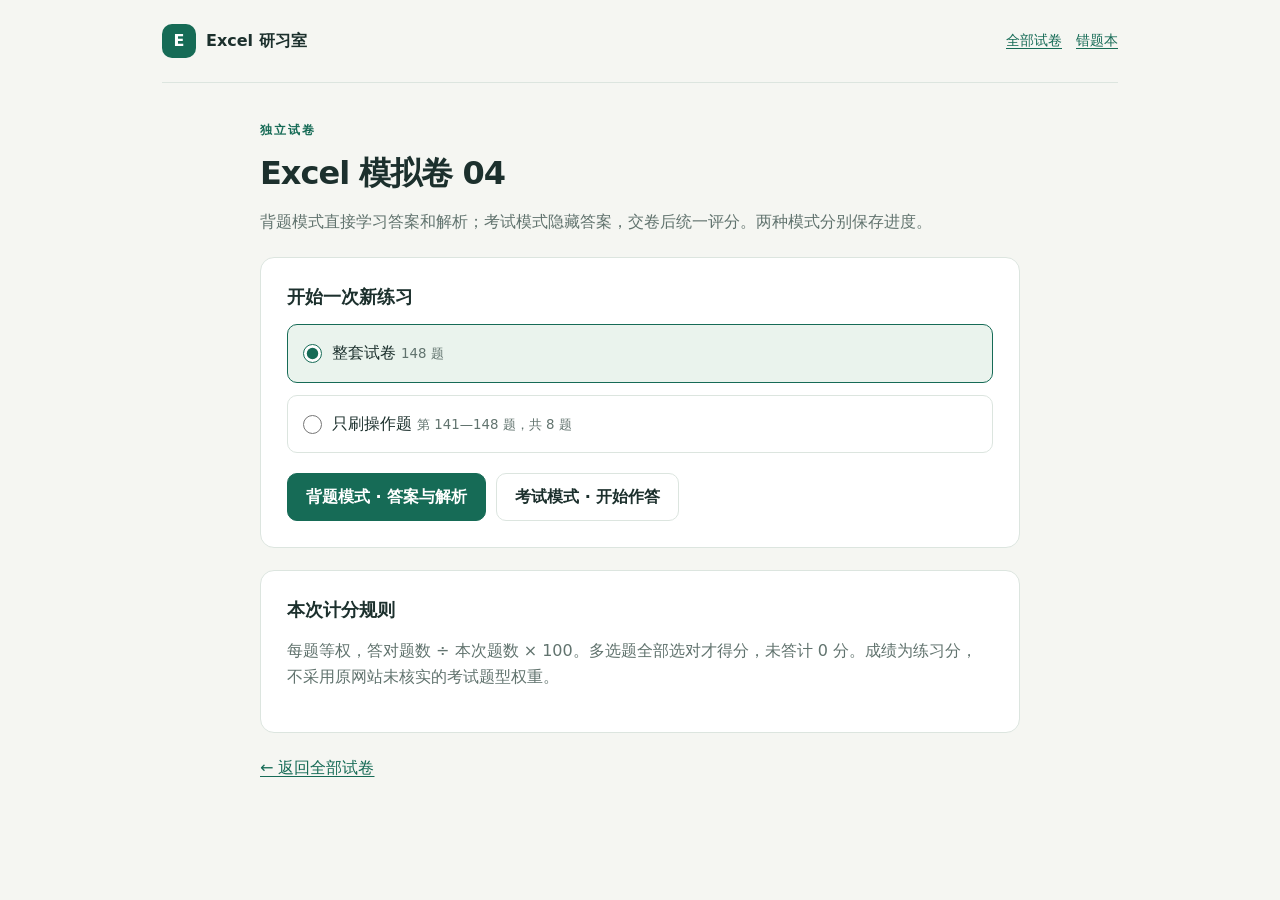
<file: papers/p04.html>
<!doctype html><html lang="zh-CN"><head><meta charset="utf-8"><meta name="viewport" content="width=device-width, initial-scale=1, viewport-fit=cover"><meta name="theme-color" content="#166b56"><meta name="apple-mobile-web-app-capable" content="yes"><meta name="apple-mobile-web-app-title" content="Excel研习室"><meta name="description" content="研究生Excel手机刷题，独立试卷、交卷计分、进度自动保存与错题重刷。"><link rel="manifest" href="../manifest.webmanifest"><link rel="icon" href="../icon.svg" type="image/svg+xml"><title>Excel 模拟卷 04 · Excel研习室</title><style>:root{--ink:#1c302d;--muted:#61736e;--brand:#166b56;--soft:#eaf3ed;--paper:#fff;--bg:#f5f6f2;--line:#dce5df;--bad:#a83d34;--bad-bg:#fff1ef;--warm:#b67425}*{box-sizing:border-box}html{scroll-behavior:smooth}body{margin:0;background:var(--bg);color:var(--ink);font:16px/1.65 system-ui,-apple-system,"PingFang SC","Microsoft YaHei",sans-serif}button,input,a{touch-action:manipulation}button,a{ -webkit-tap-highlight-color:transparent}button{font:inherit;cursor:pointer}button:disabled{opacity:.45;cursor:default}a{color:var(--brand);text-underline-offset:3px}button:focus-visible,a:focus-visible,input:focus-visible,summary:focus-visible{outline:3px solid #d6a850;outline-offset:3px}h1,h2,h3,p{margin-top:0}h1{font-size:clamp(28px,5.5vw,42px);line-height:1.25;letter-spacing:-1px;margin-bottom:16px}h2{font-size:22px;line-height:1.4}h3{font-size:17px}small,.muted{color:var(--muted)}.shell{max-width:1000px;margin:auto;padding:0 22px}.topbar{display:flex;align-items:center;justify-content:space-between;gap:16px;padding:24px 0;border-bottom:1px solid var(--line)}.brand{display:inline-flex;align-items:center;gap:10px;font-weight:750;text-decoration:none;color:var(--ink)}.mark{height:34px;width:34px;background:var(--brand);color:white;display:grid;place-items:center;border-radius:10px;font-weight:800}.toplinks{display:flex;align-items:center;gap:14px;font-size:14px}.hero{padding:45px 0 30px;display:grid;grid-template-columns:1fr auto;gap:24px;align-items:end}.eyebrow{font-size:12px;font-weight:750;letter-spacing:2px;color:var(--brand);margin-bottom:12px}.hero p{max-width:580px;margin-bottom:0;color:var(--muted)}.hero-count{font-size:44px;line-height:1.1;font-weight:750;color:var(--brand);text-align:right}.hero-count span{display:block;font-size:13px;font-weight:400;color:var(--muted);margin-top:9px}.stats{display:flex;gap:28px;border-top:1px solid var(--line);border-bottom:1px solid var(--line);padding:22px 0;margin:0 0 28px}.stats strong{font-size:24px;display:block;font-variant-numeric:tabular-nums}.stats span{font-size:13px;color:var(--muted)}.wrong-banner{background:var(--brand);color:white;display:flex;justify-content:space-between;align-items:center;gap:18px;padding:24px;border-radius:16px;margin:26px 0 36px}.wrong-banner p{margin:4px 0 0;color:#d9ebe1;font-size:14px}.wrong-banner h2{margin:0;font-size:21px}.wrong-banner a{white-space:nowrap;color:var(--brand);background:white;padding:10px 15px;border-radius:9px;text-decoration:none;font-weight:650}.section-head{display:flex;justify-content:space-between;align-items:center;margin:20px 0 8px}.section-head h2{margin:0}.paper-list{border-top:1px solid var(--line)}.paper-row{display:grid;grid-template-columns:48px 1fr auto;gap:18px;align-items:center;padding:24px 0;border-bottom:1px solid var(--line)}.paper-no{font-size:20px;color:var(--muted);font-variant-numeric:tabular-nums}.paper-row h3{margin:0 0 5px}.paper-row p{font-size:13px;margin:0;color:var(--muted)}.paper-row a{text-decoration:none;font-weight:650}.mini-progress{height:4px;background:var(--line);margin-top:11px;border-radius:4px;max-width:240px;overflow:hidden}.mini-progress span{display:block;height:100%;background:var(--brand)}.pill{display:inline-block;padding:3px 9px;background:var(--soft);border-radius:5px;font-size:12px;color:var(--brand)}.btn{border:1px solid var(--line);background:white;border-radius:10px;padding:12px 18px;min-height:46px;color:var(--ink);font-weight:650;text-decoration:none;display:inline-flex;justify-content:center;align-items:center;gap:6px;line-height:1.4}.btn.primary{background:var(--brand);color:white;border-color:var(--brand)}.btn.quiet{background:transparent;border-color:transparent;padding:8px 6px;color:var(--muted)}.btn.danger{color:var(--bad)}.btn.small{font-size:13px;min-height:38px;padding:8px 12px}.actions{display:flex;gap:10px;flex-wrap:wrap;margin-top:20px}.footnote{font-size:12px;color:var(--muted);padding:30px 0 40px}.backup{padding-top:24px;display:flex;gap:8px;align-items:center;flex-wrap:wrap}.backup small{flex-basis:100%}.notice{background:#fff5df;border:1px solid #ead19c;color:#6a4c1b;padding:13px;border-radius:8px;margin:12px 0;font-size:13px}.hidden{display:none!important}.intro{max-width:760px;padding:38px 0}.intro h1{font-size:32px}.panel{background:white;padding:26px;border:1px solid var(--line);border-radius:14px;margin:22px 0}.panel h2{font-size:18px}.rules{padding-left:20px;color:var(--muted);font-size:14px}.rules li{margin:8px 0}.choice{display:block;cursor:pointer;border:1px solid var(--line);border-radius:10px;padding:15px;margin:12px 0}.choice:has(input:checked){border-color:var(--brand);background:var(--soft)}input[type=radio],input[type=checkbox]{accent-color:var(--brand);width:19px;height:19px;margin:0 10px 0 0;vertical-align:middle}.quiz-head{position:sticky;top:0;background:rgba(245,246,242,.97);z-index:2;border-bottom:1px solid var(--line);padding:14px 0}.quiz-head-row{display:flex;gap:12px;align-items:center;justify-content:space-between}.quiz-title{font-size:14px;font-weight:650}.quiz-meta{font-size:12px;color:var(--muted);font-variant-numeric:tabular-nums}.progress-track{height:4px;background:var(--line);border-radius:4px;margin-top:11px;overflow:hidden}.progress-track>span{display:block;height:100%;background:var(--brand)}.question-wrap{max-width:760px;padding:28px 0 130px}.q-label{display:flex;align-items:center;gap:9px;margin-bottom:16px}.q-label .number{font-size:24px;font-weight:750}.q-source{font-size:12px;color:var(--muted);margin-bottom:10px}.question-text{font-size:18px;line-height:1.85;overflow-wrap:anywhere;margin-bottom:24px}.question-text p{margin:0 0 10px}.question-text img{max-width:100%;height:auto}.options{display:grid;gap:12px}.option{display:flex;align-items:flex-start;gap:12px;background:white;border:1.5px solid var(--line);border-radius:12px;padding:16px;min-height:58px;cursor:pointer;overflow:hidden}.option.selected{border-color:var(--brand);background:var(--soft)}.option.is-correct{border-color:var(--brand);background:var(--soft)}.option.is-wrong{border-color:var(--bad);background:var(--bad-bg)}.option input{flex:0 0 auto;margin-top:5px}.option-letter{flex:0 0 22px;font-weight:750}.option-content{flex:1;min-width:0;overflow-wrap:anywhere}.option-content p{margin:0}.option-content img{display:block;max-width:100%;height:auto;margin:8px 0}.option-content table{max-width:100%;overflow:auto}.option-tag{font-size:11px;color:var(--brand);white-space:nowrap}.dataset{padding:14px 16px;border:1px solid var(--line);border-radius:10px;background:#edf3ee;margin-bottom:22px;font-size:13px}.dataset summary{cursor:pointer;font-weight:650}.dataset p{white-space:pre-line;margin:12px 0}.dataset a{display:block;padding:8px 0}.nav-bottom{position:fixed;bottom:0;left:0;right:0;z-index:3;background:rgba(255,255,255,.98);border-top:1px solid var(--line);padding:12px 20px calc(12px + env(safe-area-inset-bottom));display:flex;justify-content:center;gap:10px}.nav-bottom .btn{max-width:200px;flex:1}.nav-bottom .btn.quiet{max-width:80px}.review-note{padding:18px;background:var(--soft);border-radius:10px;margin-top:22px}.review-note.wrong{background:var(--bad-bg)}.review-note p{margin:0}.result{text-align:center;max-width:760px;padding:35px 0}.score{font-size:72px;line-height:1.1;font-weight:780;letter-spacing:-3px;color:var(--brand);margin:24px 0 6px;font-variant-numeric:tabular-nums}.score small{font-size:16px;letter-spacing:0}.result .stats{justify-content:center;margin-top:28px}.result .actions{justify-content:center}.result-rule{font-size:13px;color:var(--muted)}.saved-note{padding:16px;text-align:left;background:var(--soft);border-radius:12px;margin-top:26px;font-size:14px}.review-toolbar{display:flex;justify-content:space-between;align-items:center;gap:12px;margin-bottom:20px}.history-list{margin-top:12px}.wrong-item{display:grid;grid-template-columns:1fr auto;gap:12px;align-items:center;padding:18px 0;border-bottom:1px solid var(--line);font-size:14px}.wrong-item p{margin:6px 0 0;color:var(--muted);font-size:12px}.wrong-item strong{display:block}.wrong-stats{display:flex;gap:10px;flex-wrap:wrap}.wrong-stats .pill{padding:7px 12px}dialog{border:1px solid var(--line);border-radius:16px;padding:24px;max-width:650px;width:calc(100% - 32px);max-height:85dvh;color:var(--ink)}dialog::backdrop{background:rgba(16,33,28,.4)}dialog h2{margin:0 0 12px}.dialog-head{display:flex;align-items:center;justify-content:space-between;margin-bottom:18px}.dialog-head h2{margin:0}.answer-grid{display:grid;grid-template-columns:repeat(7,1fr);gap:8px;max-height:55dvh;overflow:auto;padding:3px}.grid-q{border:1px solid var(--line);border-radius:8px;background:white;min-height:42px;position:relative;font-size:13px;color:var(--ink)}.grid-q.done{background:var(--soft);border-color:#9ac6b6;color:var(--brand)}.grid-q.current{outline:2px solid var(--brand);outline-offset:1px}.grid-q.bad{background:var(--bad-bg);color:var(--bad);border-color:#e4aaa3}.legend{font-size:12px;color:var(--muted);margin:14px 0 0}.empty{padding:34px 0;color:var(--muted)}.toast{position:fixed;left:50%;bottom:105px;transform:translateX(-50%);background:var(--ink);color:white;border-radius:9px;padding:10px 18px;z-index:8;font-size:13px;max-width:90%;text-align:center}table{border-collapse:collapse}td,th{border:1px solid var(--line);padding:5px}#home main{padding-bottom:30px}@media(min-width:800px){.paper-list{display:grid;grid-template-columns:1fr 1fr;column-gap:35px}.paper-row{grid-template-columns:40px 1fr auto;gap:12px}.paper-row:last-child:nth-child(odd){grid-column:1/-1}.question-wrap,.intro,.result{margin:auto}}@media(max-width:560px){.shell{padding:0 18px}.topbar{padding:17px 0}.toplinks{font-size:12px;gap:10px}.hero{padding:30px 0 22px;grid-template-columns:1fr}.hero-count{display:none}.hero h1{font-size:32px}.hero p{font-size:14px}.stats{gap:25px;padding:18px 0}.wrong-banner{padding:20px;margin-bottom:28px}.wrong-banner p{font-size:12px}.wrong-banner h2{font-size:18px}.wrong-banner a{font-size:14px;padding:9px 11px}.paper-row{padding:20px 0;grid-template-columns:32px 1fr auto;gap:10px}.paper-no{font-size:17px}.paper-row h3{font-size:15px}.paper-row p{font-size:12px}.paper-row a{font-size:13px}.panel{padding:20px}.intro{padding-top:28px}.intro h1{font-size:27px}.question-text{font-size:17px}.option{padding:14px 12px;gap:8px}.option-tag{display:none}.quiz-title{max-width:210px;white-space:nowrap;overflow:hidden;text-overflow:ellipsis}.answer-grid{grid-template-columns:repeat(6,1fr)}.result .stats{gap:32px}.wrong-item{font-size:13px}.nav-bottom{padding-left:14px;padding-right:14px}}

.explanation{margin:22px 0;padding:20px;border:1px solid #cbded5;background:#f0f7f2;border-radius:14px;line-height:1.85;overflow-wrap:anywhere}.explanation h3{margin:8px 0}.explanation p{white-space:pre-line}.explanation small{color:#5c6f66}.memory-tip{background:white;border-left:3px solid #166b56;padding:12px;margin:16px 0}.explanation-warning{background:#fff3d8;padding:12px;border-radius:8px;color:#765515}.options>div.option{cursor:default}

.btn.danger{color:#a52e27;border-color:#d99e96;background:#fff2ef}.btn.danger:hover{background:#fce2dd}.wrong-item{flex-wrap:wrap;gap:10px}.wrong-item>div{flex:1;min-width:180px}
</style></head><body><div id="app"></div><dialog id="modal"></dialog><input type="file" id="import-file" accept="application/json,.json" hidden><script>const APP_DATA={"page":"paper","paperId":"p04","papers":[{"id":"p04","title":"Excel 模拟卷 04","originalTitle":"26模拟试卷(Excel) -04","source":"https://www.zlbbda.com.cn/studysome/exercise?testPapeId=170","questions":[{"number":1,"type":"判断题","book":"《大数据分析素养》","chapter":1,"question":"职业类型不属于定性数据（  ）。","answer":["B"],"dataset_description":null,"id":"p04:1","paperId":"p04","paperTitle":"Excel 模拟卷 04","question_html":"\u003cp>\u003cspan>职业类型不属于定性数据\u003c/span>\u003cspan>（ &nbsp;）\u003c/span>\u003cspan>。\u003c/span>\u003c/p>","options":[{"label":"A","html":"\u003cp>正确\u003c/p>"},{"label":"B","html":"\u003cp>错误\u003c/p>"}],"explanation":{"topic":"测量尺度与变量类型","paragraphs":["定类只分组，无天然顺序，如职业、血型；定序可排序，但等级间差距不能当成等距，如满意度和产品等级。给类别编数字不会自动把它变成可做算术的定量数据。","定距有相等单位间隔，但零点人为，如摄氏温度和日历年份，可解释差值，不能说20℃是10℃的两倍热。定比还具有绝对零点，如长度、重量、收入，可比较倍数。","测量层次从低到高为定类→定序→定距→定比。高层次可降级处理，反过来不行；定量变量还分离散型与连续型。","本题原站判断为“错误”。核对时注意题干中的否定、范围和适用条件，按上面的知识点理解，不只记字母。"],"tip":"类只分、序能排、距可减、比可乘除。","source":""},"attachments":[]},{"number":2,"type":"判断题","book":"《大数据分析素养》","chapter":2,"question":"市场营销思想涵盖了市场导向、营销组合、市场细分、价值交换、品牌管理多个方面（  ）。","answer":["A"],"dataset_description":null,"id":"p04:2","paperId":"p04","paperTitle":"Excel 模拟卷 04","question_html":"\u003cp>\u003cspan>市场营销思想涵盖了市场导向、营销组合、市场细分、价值交换、品牌管理多个方面（ &nbsp;）。\u003c/span>\u003c/p>","options":[{"label":"A","html":"\u003cp>正确\u003c/p>"},{"label":"B","html":"\u003cp>错误\u003c/p>"}],"explanation":{"topic":"本题解析","paragraphs":["市场营销既考虑需求与市场导向，也包括细分、营销组合、价值交换和品牌管理，题干正确。"],"warning":""},"attachments":[]},{"number":3,"type":"判断题","book":"《大数据分析素养》","chapter":2,"question":"竞争对手分析方法包括公开资料收集、竞争对手访谈、客户调查（  ）。","answer":["A"],"dataset_description":null,"id":"p04:3","paperId":"p04","paperTitle":"Excel 模拟卷 04","question_html":"\u003cp>\u003cspan>竞争对手分析方法包括公开资料收集、竞争对手访谈、客户调查（ &nbsp;）。\u003c/span>\u003c/p>","options":[{"label":"A","html":"\u003cp>正确\u003c/p>"},{"label":"B","html":"\u003cp>错误\u003c/p>"}],"explanation":{"topic":"本题解析","paragraphs":["公开资料、合规访谈及客户调查都可帮助了解竞争对手，题干正确。"],"warning":""},"attachments":[]},{"number":4,"type":"判断题","book":"《大数据分析素养》","chapter":2,"question":"总量指标不属于量化业务指标（  ）。","answer":["B"],"dataset_description":null,"id":"p04:4","paperId":"p04","paperTitle":"Excel 模拟卷 04","question_html":"\u003cp>\u003cspan>总量指标不属于量化业务指标\u003c/span>\u003cspan>（ &nbsp;）。\u003c/span>\u003c/p>","options":[{"label":"A","html":"\u003cp>正确\u003c/p>"},{"label":"B","html":"\u003cp>错误\u003c/p>"}],"explanation":{"topic":"本题解析","paragraphs":["销售额、产量、用户总数等总量指标都能量化业务规模，所以“不属于量化业务指标”错误。"],"warning":""},"attachments":[]},{"number":5,"type":"判断题","book":"《大数据分析素养》","chapter":2,"question":"完成值、计划值、累计值、同比、环比都是原子指标（  ）。","answer":["B"],"dataset_description":null,"id":"p04:5","paperId":"p04","paperTitle":"Excel 模拟卷 04","question_html":"\u003cp>\u003cspan>完成值、计划值、累计值、同比、环比都是原子指标\u003c/span>\u003cspan>（ &nbsp;）\u003c/span>。\u003c/p>","options":[{"label":"A","html":"\u003cp>正确\u003c/p>"},{"label":"B","html":"\u003cp>错误\u003c/p>"}],"explanation":{"topic":"本题解析","paragraphs":["同比、环比是跨时期比较得到的复合或派生指标；累计值等也带聚合或时间口径，不能全部称为原子指标，因此判错。"],"warning":""},"attachments":[]},{"number":6,"type":"判断题","book":"《大数据分析素养》","chapter":2,"question":"竞争态势分析包括了解竞争对手的产品、服务、定价策略、市场份额（  ）。","answer":["A"],"dataset_description":null,"id":"p04:6","paperId":"p04","paperTitle":"Excel 模拟卷 04","question_html":"\u003cp>\u003cspan>竞争态势分析包括了解竞争对手的产品、服务、定价策略、市场份额\u003c/span>\u003cspan>（ &nbsp;）。\u003c/span>\u003c/p>","options":[{"label":"A","html":"\u003cp>正确\u003c/p>"},{"label":"B","html":"\u003cp>错误\u003c/p>"}],"explanation":{"topic":"本题解析","paragraphs":["产品、服务、价格和份额分别反映对手的价值主张、供给能力与市场位置，是竞争态势分析的合理内容，题干正确。"],"warning":""},"attachments":[]},{"number":7,"type":"判断题","book":"《大数据分析素养》","chapter":2,"question":"进行市场细分的目的，是为了发现市场营销机会，并确定企业为之服务的目标市场（  ）。","answer":["A"],"dataset_description":null,"id":"p04:7","paperId":"p04","paperTitle":"Excel 模拟卷 04","question_html":"\u003cp>\u003cspan>进行市场细分的目的，是为了发现市场营销机会，并确定企业为之服务的目标市场\u003c/span>\u003cspan>（ &nbsp;）\u003c/span>。\u003c/p>","options":[{"label":"A","html":"\u003cp>正确\u003c/p>"},{"label":"B","html":"\u003cp>错误\u003c/p>"}],"explanation":{"topic":"本题解析","paragraphs":["细分是按需求差异把市场划组，以发现值得服务的机会并选择目标市场，题干正确。"],"warning":""},"attachments":[]},{"number":8,"type":"判断题","book":"《大数据分析素养》","chapter":3,"question":"数据图形能够揭示业务指标背后的规律和趋势，帮助人们发现业务中的潜在问题和机会（  ）。","answer":["A"],"dataset_description":null,"id":"p04:8","paperId":"p04","paperTitle":"Excel 模拟卷 04","question_html":"\u003cp>\u003cspan>数据图形能够揭示业务指标背后的规律和趋势，帮助人们发现业务中的潜在问题和机会\u003c/span>\u003cspan>（ &nbsp;）。\u003c/span>\u003c/p>","options":[{"label":"A","html":"\u003cp>正确\u003c/p>"},{"label":"B","html":"\u003cp>错误\u003c/p>"}],"explanation":{"topic":"图表选择与可视化","paragraphs":["比较不同类别的数量通常用条形或柱形图，条长表示数值，类别由坐标或标签区分；观察时间趋势通常用折线图；看两数值变量关系用散点图，每个点是一对观测。","直方图对连续数值分组，柱面积反映频数或频率；组距不等时需看密度而非只看高度。箱线图展示中位数、四分位数与离群情况；热力图以颜色编码矩阵数值。","饼图看同一整体内各部分占比，总体通常为100%，类别太多或小比例太多不利辨认。任何图表都不能单独证明广告造成销售上升等因果关系，坐标范围与尺度也要核对。","本题原站判断为“正确”。核对时注意题干中的否定、范围和适用条件，按上面的知识点理解，不只记字母。"],"tip":"趋势线、类别柱、占比饼、关系点、分布直方/箱线。","source":""},"attachments":[]},{"number":9,"type":"判断题","book":"《大数据分析素养》","chapter":3,"question":"数据压缩不属于数据处理的任务（  ）。","answer":["B"],"dataset_description":null,"id":"p04:9","paperId":"p04","paperTitle":"Excel 模拟卷 04","question_html":"\u003cp>\u003cspan>数据压缩不属于数据处理的任务\u003c/span>\u003cspan>（ &nbsp;）。\u003c/span>\u003c/p>","options":[{"label":"A","html":"\u003cp>正确\u003c/p>"},{"label":"B","html":"\u003cp>错误\u003c/p>"}],"explanation":{"topic":"数据清洗与预处理","paragraphs":["数据清洗处理缺失、重复、异常和不一致，常见方法包括删除、填补、纠正和统一格式。选择方法要看缺失机制、比例和业务意义，不能一律删除或一律填均值。","修剪通常删除极端部分，缩尾将极端值替换为边界值；对数转换改变尺度，不能与修剪等同。异常点也可能是真实重要信号，需先核实。","处理流程还包括集成、转换、筛选、排序、编码和存储。分词、主题分析、情感分析属于文本处理。迭代是基于结果持续检查和改进，不只是机械指定执行次数。","本题原站判断为“错误”。核对时注意题干中的否定、范围和适用条件，按上面的知识点理解，不只记字母。"],"tip":"先核实再清洗；删除、填补、变换各有条件。","source":""},"attachments":[]},{"number":10,"type":"判断题","book":"《大数据分析素养》","chapter":3,"question":"Excel的折线图不能用于多组数据的对比分析（  ）。","answer":["B"],"dataset_description":null,"id":"p04:10","paperId":"p04","paperTitle":"Excel 模拟卷 04","question_html":"\u003cp>\u003cspan>Excel的折线图不能用于多组数据的对比分析\u003c/span>\u003cspan>（ &nbsp;）。\u003c/span>\u003c/p>","options":[{"label":"A","html":"\u003cp>正确\u003c/p>"},{"label":"B","html":"\u003cp>错误\u003c/p>"}],"explanation":{"topic":"图表选择与可视化","paragraphs":["比较不同类别的数量通常用条形或柱形图，条长表示数值，类别由坐标或标签区分；观察时间趋势通常用折线图；看两数值变量关系用散点图，每个点是一对观测。","直方图对连续数值分组，柱面积反映频数或频率；组距不等时需看密度而非只看高度。箱线图展示中位数、四分位数与离群情况；热力图以颜色编码矩阵数值。","饼图看同一整体内各部分占比，总体通常为100%，类别太多或小比例太多不利辨认。任何图表都不能单独证明广告造成销售上升等因果关系，坐标范围与尺度也要核对。","本题原站判断为“错误”。核对时注意题干中的否定、范围和适用条件，按上面的知识点理解，不只记字母。"],"tip":"趋势线、类别柱、占比饼、关系点、分布直方/箱线。","source":""},"attachments":[]},{"number":11,"type":"判断题","book":"《大数据分析素养》","chapter":3,"question":"业务指标的分布、范围、异常值等特点也会影响数据图形的选择（  ）。","answer":["A"],"dataset_description":null,"id":"p04:11","paperId":"p04","paperTitle":"Excel 模拟卷 04","question_html":"\u003cp>\u003cspan>业务指标的分布、范围、异常值等特点也会影响数据图形的选择\u003c/span>\u003cspan>（ &nbsp;）。\u003c/span>\u003c/p>","options":[{"label":"A","html":"\u003cp>正确\u003c/p>"},{"label":"B","html":"\u003cp>错误\u003c/p>"}],"explanation":{"topic":"图表选择与可视化","paragraphs":["比较不同类别的数量通常用条形或柱形图，条长表示数值，类别由坐标或标签区分；观察时间趋势通常用折线图；看两数值变量关系用散点图，每个点是一对观测。","直方图对连续数值分组，柱面积反映频数或频率；组距不等时需看密度而非只看高度。箱线图展示中位数、四分位数与离群情况；热力图以颜色编码矩阵数值。","饼图看同一整体内各部分占比，总体通常为100%，类别太多或小比例太多不利辨认。任何图表都不能单独证明广告造成销售上升等因果关系，坐标范围与尺度也要核对。","本题原站判断为“正确”。核对时注意题干中的否定、范围和适用条件，按上面的知识点理解，不只记字母。"],"tip":"趋势线、类别柱、占比饼、关系点、分布直方/箱线。","source":""},"attachments":[]},{"number":12,"type":"判断题","book":"《大数据分析素养》","chapter":3,"question":"折线图不能用于比较不同组别或类别之间的数据变化趋势（  ）。","answer":["B"],"dataset_description":null,"id":"p04:12","paperId":"p04","paperTitle":"Excel 模拟卷 04","question_html":"\u003cp>\u003cspan>折线图不能用于比较不同组别或类别之间的数据变化趋势\u003c/span>\u003cspan>（ &nbsp;）。\u003c/span>\u003c/p>","options":[{"label":"A","html":"\u003cp>正确\u003c/p>"},{"label":"B","html":"\u003cp>错误\u003c/p>"}],"explanation":{"topic":"测量尺度与变量类型","paragraphs":["定类只分组，无天然顺序，如职业、血型；定序可排序，但等级间差距不能当成等距，如满意度和产品等级。给类别编数字不会自动把它变成可做算术的定量数据。","定距有相等单位间隔，但零点人为，如摄氏温度和日历年份，可解释差值，不能说20℃是10℃的两倍热。定比还具有绝对零点，如长度、重量、收入，可比较倍数。","测量层次从低到高为定类→定序→定距→定比。高层次可降级处理，反过来不行；定量变量还分离散型与连续型。","本题原站判断为“错误”。核对时注意题干中的否定、范围和适用条件，按上面的知识点理解，不只记字母。"],"tip":"类只分、序能排、距可减、比可乘除。","source":""},"attachments":[]},{"number":13,"type":"判断题","book":"《大数据分析素养》","chapter":3,"question":"企业的高,中层管理人员,企业员工,包括基层操作者,专业技术人员,基层管理人员均属于内部利益相关者（  ）。","answer":["A"],"dataset_description":null,"id":"p04:13","paperId":"p04","paperTitle":"Excel 模拟卷 04","question_html":"\u003cp>\u003cspan>企业的高,中层管理人员,企业员工,包括基层操作者,专业技术人员,基层管理人员均属于\u003c/span>\u003cspan>内部利益相关者\u003c/span>\u003cspan>（ &nbsp;）\u003c/span>\u003cspan>。\u003c/span>\u003c/p>","options":[{"label":"A","html":"\u003cp>正确\u003c/p>"},{"label":"B","html":"\u003cp>错误\u003c/p>"}],"explanation":{"topic":"企业内外部数据与调查资料","paragraphs":["企业内部数据来自日常经营管理，如销售、财务、人事、物流和客户交易；外部数据来自政府、行业协会、竞争者、公开媒体或外部市场研究。结构化或非结构化都可能出现在任一来源。","内部利益相关者通常包含员工、管理层、股东等，消费者、供应商和监管者通常属于外部利益相关者。具体归类应结合关系而不是数据是否放在公司电脑。","一手资料为围绕本次问题直接收集的数据，二手资料是已有资料的再利用。观察法记录实际行为但不一定揭示动机，调查需注意目的、对象、偏差及合法合规。","本题原站判断为“正确”。核对时注意题干中的否定、范围和适用条件，按上面的知识点理解，不只记字母。"],"tip":"内部看业务产生地；一手看是否为本次调查直接获取。","source":""},"attachments":[]},{"number":14,"type":"判断题","book":"《大数据分析素养》","chapter":4,"question":"总量指标都是用绝对数形式表现出来的（  ）。","answer":["A"],"dataset_description":null,"id":"p04:14","paperId":"p04","paperTitle":"Excel 模拟卷 04","question_html":"\u003cp>\u003cspan>总量指标都是用绝对数形式表现出来的\u003c/span>\u003cspan>（ &nbsp;）。\u003c/span>\u003c/p>","options":[{"label":"A","html":"\u003cp>正确\u003c/p>"},{"label":"B","html":"\u003cp>错误\u003c/p>"}],"explanation":{"topic":"总量指标、数量指标与质量指标","paragraphs":["总量指标反映总体规模或总水平，有明确时空范围和计量单位，例如产量、销售额、人数。实物单位如吨、台，价值单位如元，劳动单位如工时。","时期指标是一段时间内累计发生量，如月销售额；时点指标是某一时刻的存量，如年末库存。时期指标可按不重叠时期累加，时点存量一般不能直接跨时点相加。","数量指标侧重规模，质量指标侧重效率、水平或相互关系，如平均价格、利润率、劳动生产率。不要把任何一个“用数字表示”的指标都叫数量指标或总量指标。","本题原站判断为“正确”。核对时注意题干中的否定、范围和适用条件，按上面的知识点理解，不只记字母。"],"tip":"规模看数量，效率看质量；时期是流量，时点是存量。","source":""},"attachments":[]},{"number":15,"type":"判断题","book":"《大数据分析素养》","chapter":4,"question":"产品等级可用定类尺度进行计量（  ）。","answer":["B"],"dataset_description":null,"id":"p04:15","paperId":"p04","paperTitle":"Excel 模拟卷 04","question_html":"\u003cp>\u003cspan>产品等级可用定类尺度进行计量\u003c/span>\u003cspan>（ &nbsp;）。\u003c/span>\u003c/p>","options":[{"label":"A","html":"\u003cp>正确\u003c/p>"},{"label":"B","html":"\u003cp>错误\u003c/p>"}],"explanation":{"topic":"测量尺度与变量类型","paragraphs":["定类只分组，无天然顺序，如职业、血型；定序可排序，但等级间差距不能当成等距，如满意度和产品等级。给类别编数字不会自动把它变成可做算术的定量数据。","定距有相等单位间隔，但零点人为，如摄氏温度和日历年份，可解释差值，不能说20℃是10℃的两倍热。定比还具有绝对零点，如长度、重量、收入，可比较倍数。","测量层次从低到高为定类→定序→定距→定比。高层次可降级处理，反过来不行；定量变量还分离散型与连续型。","本题原站判断为“错误”。核对时注意题干中的否定、范围和适用条件，按上面的知识点理解，不只记字母。"],"tip":"类只分、序能排、距可减、比可乘除。","source":""},"attachments":[]},{"number":16,"type":"判断题","book":"《大数据分析素养》","chapter":4,"question":"计划完成程度相对数的数值大于100%,就说明完成并超额完成了计划（  ）。","answer":["B"],"dataset_description":null,"id":"p04:16","paperId":"p04","paperTitle":"Excel 模拟卷 04","question_html":"\u003cp>\u003cspan>计划完成程度相对数的数值大于100%,就说明完成并超额完成了计划\u003c/span>\u003cspan>（ &nbsp;）。\u003c/span>\u003c/p>","options":[{"label":"A","html":"\u003cp>正确\u003c/p>"},{"label":"B","html":"\u003cp>错误\u003c/p>"}],"explanation":{"topic":"相对指标和统计指数","paragraphs":["结构相对数=部分/总体，比例相对数=同一总体不同部分相互比较；比较相对数比较同一时期不同对象的同类指标；动态相对数比较同一对象不同时期的同类指标。","强度相对数以两个有关但性质不同的总量相除，如人口密度、人均产量，常有“人/平方公里、千克/人”等复合单位，并非所有相对数都是无名数。","计划完成程度=实际/计划×100%。对越大越好的指标超过100%常表示超额；对成本、能耗等越低越好的指标，不能机械认为超过100%就好。恩格尔系数降低表示食品支出占比降低，不能单凭它推断食品支出绝对额下降。","本题原站判断为“错误”。核对时注意题干中的否定、范围和适用条件，按上面的知识点理解，不只记字母。"],"tip":"结构部分比整体，比例部分比部分；计划要看指标方向。","source":""},"attachments":[]},{"number":17,"type":"判断题","book":"《大数据分析素养》","chapter":4,"question":"定序尺度又称顺序尺度（  ）。","answer":["A"],"dataset_description":null,"id":"p04:17","paperId":"p04","paperTitle":"Excel 模拟卷 04","question_html":"\u003cp>\u003cspan>定序尺度又称顺序尺度\u003c/span>\u003cspan>（ &nbsp;）。\u003c/span>\u003c/p>","options":[{"label":"A","html":"\u003cp>正确\u003c/p>"},{"label":"B","html":"\u003cp>错误\u003c/p>"}],"explanation":{"topic":"测量尺度与变量类型","paragraphs":["定类只分组，无天然顺序，如职业、血型；定序可排序，但等级间差距不能当成等距，如满意度和产品等级。给类别编数字不会自动把它变成可做算术的定量数据。","定距有相等单位间隔，但零点人为，如摄氏温度和日历年份，可解释差值，不能说20℃是10℃的两倍热。定比还具有绝对零点，如长度、重量、收入，可比较倍数。","测量层次从低到高为定类→定序→定距→定比。高层次可降级处理，反过来不行；定量变量还分离散型与连续型。","本题原站判断为“正确”。核对时注意题干中的否定、范围和适用条件，按上面的知识点理解，不只记字母。"],"tip":"类只分、序能排、距可减、比可乘除。","source":""},"attachments":[]},{"number":18,"type":"判断题","book":"《大数据分析素养》","chapter":5,"question":"t分布的自由度越小,分布曲线愈高耸（ ）。","answer":["B"],"dataset_description":null,"id":"p04:18","paperId":"p04","paperTitle":"Excel 模拟卷 04","question_html":"\u003cp>\u003cspan>t分布的自由度越小,\u003c/span>\u003cspan>分布曲线愈\u003c/span>\u003cspan>高耸\u003c/span>\u003cspan>（ ）\u003c/span>\u003cspan>。\u003c/span>\u003c/p>","options":[{"label":"A","html":"\u003cp>正确\u003c/p>"},{"label":"B","html":"\u003cp>错误\u003c/p>"}],"explanation":{"topic":"t 分布与 t 检验","paragraphs":["若总体正态且总体方差未知，用样本标准差 s 代替 σ 后，T=(X̄−μ)/(s/√n) 服从自由度 n−1 的 t 分布。不能因为用了样本方差就仍按已知方差的 Z 检验处理。","t 分布以0为中心、左右对称，尾部比标准正态更厚；自由度越大越接近标准正态。均值在自由度>1时为0，方差在自由度>2时为 ν/(ν−2)，并非所有自由度下均值和方差都存在。","双样本 t 检验用于均值比较；独立、配对、等方差与不等方差情形的公式和自由度不同。","本题原站判断为“错误”。核对时注意题干中的否定、范围和适用条件，按上面的知识点理解，不只记字母。"],"tip":"未知方差估均值，先想 t；自由度增大，厚尾变薄。","source":"https://www.itl.nist.gov/div898/handbook/"},"attachments":[]},{"number":19,"type":"判断题","book":"《大数据分析素养》","chapter":5,"question":"考虑到调查对象的复杂性和总体样本量庞大等因素，简单随机抽样通常是和其他抽样方法结合使用。","answer":["A"],"dataset_description":null,"id":"p04:19","paperId":"p04","paperTitle":"Excel 模拟卷 04","question_html":"\u003cp>\u003cspan>考虑到调查对象的复杂性和总体样本量庞大等因素，简单随机抽样通常是和其他抽样方法结合使用。\u003c/span>\u003c/p>","options":[{"label":"A","html":"\u003cp>正确\u003c/p>"},{"label":"B","html":"\u003cp>错误\u003c/p>"}],"explanation":{"topic":"简单随机抽样","paragraphs":["简单随机抽样依随机机制抽取，在固定样本量的不放回设计中，每个可能样本有相同的被抽中机会。抽签、随机数表或随机数发生器是常见实现方式，编号只需唯一，不必机械限定为从1开始。","概率抽样还包括系统、分层、整群、多阶段等方法；判断、便利、配额和滚雪球通常属于非概率抽样，不能只因“看起来有代表性”就称为随机抽样。","设计需服务于研究目的、可操作、兼顾成本，并能评价精度。样本大并不保证某一次样本毫无偏离，也不意味着调查无需完整抽样框。","本题原站判断为“正确”。核对时注意题干中的否定、范围和适用条件，按上面的知识点理解，不只记字母。"],"tip":"随机性来自抽取机制，不来自研究者的主观判断。","source":""},"attachments":[]},{"number":20,"type":"判断题","book":"《大数据分析素养》","chapter":5,"question":"整群抽样的主要优点是估计的精度较好（  ）。","answer":["B"],"dataset_description":null,"id":"p04:20","paperId":"p04","paperTitle":"Excel 模拟卷 04","question_html":"\u003cp>\u003cspan>整群抽样的主要优点是估计的精度较好\u003c/span>\u003cspan>（ &nbsp;）\u003c/span>\u003cspan>。\u003c/span>\u003c/p>","options":[{"label":"A","html":"\u003cp>正确\u003c/p>"},{"label":"B","html":"\u003cp>错误\u003c/p>"}],"explanation":{"topic":"整群抽样","paragraphs":["把总体分成互不重叠、互不遗漏的群，以群为抽样单位随机抽取部分群，再调查抽中群内全部个体。学校、街区、工厂等自然集合经常被作为群。","优点是便于集中调查、减少交通和组织成本；群内单位相似度高时，有效信息可能少于同规模的简单随机样本，因此精度并非它的必然优势。","若群大小悬殊，可考虑与规模成比例的抽取及相应权重，不能忽略群规模导致的入样概率差异。","本题原站判断为“错误”。核对时注意题干中的否定、范围和适用条件，按上面的知识点理解，不只记字母。"],"tip":"整群省组织成本，但不保证误差最小。","source":""},"attachments":[]},{"number":21,"type":"判断题","book":"《大数据分析素养》","chapter":5,"question":"总体与总体单位不具有相对性（  ）。","answer":["B"],"dataset_description":null,"id":"p04:21","paperId":"p04","paperTitle":"Excel 模拟卷 04","question_html":"\u003cp>\u003cspan>总体与总体单位不具有相对性（ &nbsp;）。\u003c/span>\u003c/p>","options":[{"label":"A","html":"\u003cp>正确\u003c/p>"},{"label":"B","html":"\u003cp>错误\u003c/p>"}],"explanation":{"topic":"相对指标和统计指数","paragraphs":["结构相对数=部分/总体，比例相对数=同一总体不同部分相互比较；比较相对数比较同一时期不同对象的同类指标；动态相对数比较同一对象不同时期的同类指标。","强度相对数以两个有关但性质不同的总量相除，如人口密度、人均产量，常有“人/平方公里、千克/人”等复合单位，并非所有相对数都是无名数。","计划完成程度=实际/计划×100%。对越大越好的指标超过100%常表示超额；对成本、能耗等越低越好的指标，不能机械认为超过100%就好。恩格尔系数降低表示食品支出占比降低，不能单凭它推断食品支出绝对额下降。","本题原站判断为“错误”。核对时注意题干中的否定、范围和适用条件，按上面的知识点理解，不只记字母。"],"tip":"结构部分比整体，比例部分比部分；计划要看指标方向。","source":""},"attachments":[]},{"number":22,"type":"判断题","book":"《大数据分析素养》","chapter":5,"question":"在大样本条件下，如果总体为正态分布，样本统计量服从正态分布（  ）。","answer":["A"],"dataset_description":null,"id":"p04:22","paperId":"p04","paperTitle":"Excel 模拟卷 04","question_html":"\u003cp>\u003cspan>在大样本条件下，如果总体为正态分布，样本统计量服从正态分布\u003c/span>\u003cspan>（ &nbsp;）\u003c/span>\u003cspan>。\u003c/span>\u003c/p>","options":[{"label":"A","html":"\u003cp>正确\u003c/p>"},{"label":"B","html":"\u003cp>错误\u003c/p>"}],"explanation":{"topic":"总体、样本、参数与统计量","paragraphs":["总体是研究目标所涉及的全部单位，样本是从其中抽取的一部分单位。参数概括总体，例如总体均值 μ；统计量是样本的函数，例如样本均值 X̄，不能在统计量定义中含未知总体参数。","对一个确定总体，参数固定但通常未知；抽样前统计量具有随机性，抽样后算出的统计量值确定。换样本可能得到不同值，但也可能恰好相同。","统计量的抽样分布指重复抽样下该统计量所有可能取值的概率分布，不是样本内每个观测值的分布。","本题原站判断为“正确”。核对时注意题干中的否定、范围和适用条件，按上面的知识点理解，不只记字母。"],"tip":"总体用参数，样本用统计量；固定未知≠已知。","source":"https://www.itl.nist.gov/div898/handbook/"},"attachments":[]},{"number":23,"type":"判断题","book":"《大数据分析素养》","chapter":5,"question":"一致性是指随着样本容量的增大，统计量的方差趋于0。","answer":["B"],"dataset_description":null,"id":"p04:23","paperId":"p04","paperTitle":"Excel 模拟卷 04","question_html":"\u003cp>\u003cspan>一致性是指随着样本容量的增大，统计量的方差趋于0。\u003c/span>\u003c/p>","options":[{"label":"A","html":"\u003cp>正确\u003c/p>"},{"label":"B","html":"\u003cp>错误\u003c/p>"}],"explanation":{"topic":"点估计与估计量的优良性","paragraphs":["点估计用一个样本统计量估计未知总体参数；估计量是抽样前的随机函数，估计值是代入这一次样本后得到的数。区间估计进一步表达抽样不确定性。","无偏性指 E(θ̂)=θ；有效性常在无偏估计量间比较方差，方差小的更稳定；一致性指 n 增大时 θ̂ 依概率趋近 θ；充分性指统计量保留了样本中关于参数的全部信息。","一致性不能仅由“方差趋于0”无条件推出，还需偏差等条件；固定样本的一个估计值也不能称为“必然等于参数”。","本题原站判断为“错误”。核对时注意题干中的否定、范围和适用条件，按上面的知识点理解，不只记字母。"],"tip":"无偏看期望，有效看方差，一致看大样本趋近。","source":"https://www.itl.nist.gov/div898/handbook/"},"attachments":[]},{"number":24,"type":"判断题","book":"《大数据分析素养》","chapter":5,"question":"整群抽样的目的是缩小抽样误差（  ）。","answer":["B"],"dataset_description":null,"id":"p04:24","paperId":"p04","paperTitle":"Excel 模拟卷 04","question_html":"\u003cp>\u003cspan>整群抽样的目的是缩小抽样误差（ &nbsp;）\u003c/span>\u003cspan>。\u003c/span>\u003c/p>","options":[{"label":"A","html":"\u003cp>正确\u003c/p>"},{"label":"B","html":"\u003cp>错误\u003c/p>"}],"explanation":{"topic":"整群抽样","paragraphs":["把总体分成互不重叠、互不遗漏的群，以群为抽样单位随机抽取部分群，再调查抽中群内全部个体。学校、街区、工厂等自然集合经常被作为群。","优点是便于集中调查、减少交通和组织成本；群内单位相似度高时，有效信息可能少于同规模的简单随机样本，因此精度并非它的必然优势。","若群大小悬殊，可考虑与规模成比例的抽取及相应权重，不能忽略群规模导致的入样概率差异。","本题原站判断为“错误”。核对时注意题干中的否定、范围和适用条件，按上面的知识点理解，不只记字母。"],"tip":"整群省组织成本，但不保证误差最小。","source":""},"attachments":[]},{"number":25,"type":"判断题","book":"《大数据分析素养》","chapter":5,"question":"非参数统计推断的准确度较低（  ）","answer":["B"],"dataset_description":null,"id":"p04:25","paperId":"p04","paperTitle":"Excel 模拟卷 04","question_html":"\u003cp>\u003cspan>非参数统计推断的准确度较低\u003c/span>\u003cspan>（ &nbsp;）\u003c/span>\u003c/p>","options":[{"label":"A","html":"\u003cp>正确\u003c/p>"},{"label":"B","html":"\u003cp>错误\u003c/p>"}],"explanation":{"topic":"非参数统计","paragraphs":["非参数方法通常不要求总体必须属于某个已知参数分布族，常利用秩、符号、次序或频数进行推断，但仍可能要求独立性、连续性等条件，并非“完全没有假设”。","中位数、分位数、极值和秩属于常见的位置或次序信息。均值、方差是样本矩相关统计量；不要把“任何样本统计量”都理解为非参数方法。","非参数方法适合偏态、等级等场景，其效率要结合实际分布判断，不能一概说准确度必然高或必然低。","本题原站判断为“错误”。核对时注意题干中的否定、范围和适用条件，按上面的知识点理解，不只记字母。"],"tip":"非参数少依赖分布形式，不等于没有条件。","source":"https://www.itl.nist.gov/div898/handbook/"},"attachments":[]},{"number":26,"type":"判断题","book":"《大数据分析素养》","chapter":5,"question":"分层抽样的样本是在各组中随机抽取，而整群抽样则是要么整组抽取，要么整组不被抽取（  ）。","answer":["A"],"dataset_description":null,"id":"p04:26","paperId":"p04","paperTitle":"Excel 模拟卷 04","question_html":"\u003cp>\u003cspan>分层抽样的样本是在各组中随机抽取，而整群抽样则是要么整组抽取，要么整组不被抽取（ &nbsp;）\u003c/span>\u003cspan>。\u003c/span>\u003c/p>","options":[{"label":"A","html":"\u003cp>正确\u003c/p>"},{"label":"B","html":"\u003cp>错误\u003c/p>"}],"explanation":{"topic":"分层抽样与整群抽样的区别","paragraphs":["分层抽样先把总体分成互不重叠的层，再在每一层抽若干单位，目的是保证各层代表性并降低误差；有效分层通常层内相似、层间差异较大。","整群抽样把总体分为互不重叠的群，抽取一部分群，对抽中群内的单位全部调查。它通常便于组织、节省成本，但群内相关性高时误差可能增大。","“每组都抽一些”是分层；“只抽部分组，组内全查”是整群；“抽组后组内再抽一部分”则是多阶段。","本题原站判断为“正确”。核对时注意题干中的否定、范围和适用条件，按上面的知识点理解，不只记字母。"],"tip":"分层每层抽，整群抽群全查，多阶段群内再抽。","source":""},"attachments":[]},{"number":27,"type":"判断题","book":"《大数据分析素养》","chapter":5,"question":"群通常是由那些地理位置邻近的或隶属于同一系统的单位所构成（  ）。","answer":["A"],"dataset_description":null,"id":"p04:27","paperId":"p04","paperTitle":"Excel 模拟卷 04","question_html":"\u003cp>\u003cspan>群通常是由那些地理位置邻近的或隶属于同一系统的单位所构成\u003c/span>\u003cspan>（ &nbsp;）\u003c/span>\u003cspan>。\u003c/span>\u003c/p>","options":[{"label":"A","html":"\u003cp>正确\u003c/p>"},{"label":"B","html":"\u003cp>错误\u003c/p>"}],"explanation":{"topic":"整群抽样中的群","paragraphs":["整群抽样先把总体划分为若干群，再抽取部分群，对被抽中群内的单位调查。群可以按地域邻近、学校班级或组织系统等自然边界形成。","所以题干对群的常见构成方式描述正确。需注意整群与分层不同：抽群通常希望群内有异质性、群间有一定相似性。"],"warning":""},"attachments":[]},{"number":28,"type":"判断题","book":"《大数据分析素养》","chapter":6,"question":"显著性检验基于样本数据与原假设之间的差异是否显著，如果差异足够显著，就拒绝原假设（ ）。","answer":["A"],"dataset_description":null,"id":"p04:28","paperId":"p04","paperTitle":"Excel 模拟卷 04","question_html":"\u003cp>\u003cspan>显著性检验基于样本数据与原假设之间的差异是否显著，如果差异足够显著，就拒绝原假设（ ）\u003c/span>\u003cspan>。\u003c/span>\u003c/p>","options":[{"label":"A","html":"\u003cp>正确\u003c/p>"},{"label":"B","html":"\u003cp>错误\u003c/p>"}],"explanation":{"topic":"假设检验、拒绝域与 p 值","paragraphs":["先确定 H₀ 和 H₁，再预设显著性水平 α，选择在 H₀ 下分布已知或可近似的统计量，根据样本计算统计量或 p 值，最后作出拒绝或不拒绝 H₀ 的决定。","统计量应与临界值比较，p 值应与 α 比较。若 p≤α，通常拒绝 H₀；不能把统计量的数值直接与 α 比较。α 是在 H₀ 为真时允许的一类错误概率，不是“H₀ 为真的概率”。","H₁ 为“>”通常对应右尾，为“\u003c”对应左尾，为“≠”对应双尾。未拒绝 H₀ 代表证据不足，不证明 H₀ 必然为真。","本题原站判断为“正确”。核对时注意题干中的否定、范围和适用条件，按上面的知识点理解，不只记字母。"],"tip":"p 对 α，统计量对临界值；不拒绝≠证明正确。","source":"https://www.itl.nist.gov/div898/handbook/"},"attachments":[]},{"number":29,"type":"判断题","book":"《大数据分析素养》","chapter":6,"question":"假设检验也称为显著性检验（ ）。","answer":["A"],"dataset_description":null,"id":"p04:29","paperId":"p04","paperTitle":"Excel 模拟卷 04","question_html":"\u003cp>\u003cspan>假设检验也称为显著性检验（ ）\u003c/span>\u003cspan>。\u003c/span>\u003c/p>","options":[{"label":"A","html":"\u003cp>正确\u003c/p>"},{"label":"B","html":"\u003cp>错误\u003c/p>"}],"explanation":{"topic":"假设检验、拒绝域与 p 值","paragraphs":["先确定 H₀ 和 H₁，再预设显著性水平 α，选择在 H₀ 下分布已知或可近似的统计量，根据样本计算统计量或 p 值，最后作出拒绝或不拒绝 H₀ 的决定。","统计量应与临界值比较，p 值应与 α 比较。若 p≤α，通常拒绝 H₀；不能把统计量的数值直接与 α 比较。α 是在 H₀ 为真时允许的一类错误概率，不是“H₀ 为真的概率”。","H₁ 为“>”通常对应右尾，为“\u003c”对应左尾，为“≠”对应双尾。未拒绝 H₀ 代表证据不足，不证明 H₀ 必然为真。","本题原站判断为“正确”。核对时注意题干中的否定、范围和适用条件，按上面的知识点理解，不只记字母。"],"tip":"p 对 α，统计量对临界值；不拒绝≠证明正确。","source":"https://www.itl.nist.gov/div898/handbook/"},"attachments":[]},{"number":30,"type":"判断题","book":"《大数据分析素养》","chapter":6,"question":"卡方统计量p值越小,说明观察值和理论值偏离程度越大,不拒绝原假设（ ）。","answer":["B"],"dataset_description":null,"id":"p04:30","paperId":"p04","paperTitle":"Excel 模拟卷 04","question_html":"\u003cp>\u003cspan>卡方统计量p值越小,说明观察值和理论值偏离程度越大,不拒绝原假设\u003c/span>\u003cspan>（ ）\u003c/span>\u003cspan>。\u003c/span>\u003c/p>","options":[{"label":"A","html":"\u003cp>正确\u003c/p>"},{"label":"B","html":"\u003cp>错误\u003c/p>"}],"explanation":{"topic":"卡方分布与卡方检验","paragraphs":["ν 个独立标准正态变量的平方和服从 χ²(ν)。取值非负，期望是 ν，方差是 2ν；形状随自由度改变，自由度大时逐渐接近正态。","正态总体方差检验用 (n−1)s²/σ₀²，自由度 n−1；r×c 列联表独立性检验的自由度为 (r−1)(c−1)。不同任务的自由度不能混用。","拟合优度和独立性检验中，χ²=Σ(观察频数−期望频数)²/期望频数。值越大通常表示偏离越明显，p 值足够小时拒绝原假设；总体方差检验的拒绝域则按备择假设确定。","本题原站判断为“错误”。核对时注意题干中的否定、范围和适用条件，按上面的知识点理解，不只记字母。"],"tip":"卡方：均值 ν，方差 2ν；独立性 df=(行−1)(列−1)。","source":"https://www.itl.nist.gov/div898/handbook/"},"attachments":[]},{"number":31,"type":"判断题","book":"《大数据分析素养》","chapter":6,"question":"卡方检验的零假设是观察频数与期望频数存在差异（ ）。","answer":["B"],"dataset_description":null,"id":"p04:31","paperId":"p04","paperTitle":"Excel 模拟卷 04","question_html":"\u003cp>\u003cspan>卡方检验的零假设是观察频数与期望频数存在差异\u003c/span>\u003cspan>（ ）\u003c/span>\u003cspan>。\u003c/span>\u003c/p>","options":[{"label":"A","html":"\u003cp>正确\u003c/p>"},{"label":"B","html":"\u003cp>错误\u003c/p>"}],"explanation":{"topic":"卡方分布与卡方检验","paragraphs":["ν 个独立标准正态变量的平方和服从 χ²(ν)。取值非负，期望是 ν，方差是 2ν；形状随自由度改变，自由度大时逐渐接近正态。","正态总体方差检验用 (n−1)s²/σ₀²，自由度 n−1；r×c 列联表独立性检验的自由度为 (r−1)(c−1)。不同任务的自由度不能混用。","拟合优度和独立性检验中，χ²=Σ(观察频数−期望频数)²/期望频数。值越大通常表示偏离越明显，p 值足够小时拒绝原假设；总体方差检验的拒绝域则按备择假设确定。","本题原站判断为“错误”。核对时注意题干中的否定、范围和适用条件，按上面的知识点理解，不只记字母。"],"tip":"卡方：均值 ν，方差 2ν；独立性 df=(行−1)(列−1)。","source":"https://www.itl.nist.gov/div898/handbook/"},"attachments":[]},{"number":32,"type":"判断题","book":"《大数据分析素养》","chapter":6,"question":"样本推断总体的结果是必然的（ ）。","answer":["B"],"dataset_description":null,"id":"p04:32","paperId":"p04","paperTitle":"Excel 模拟卷 04","question_html":"\u003cp>\u003cspan>样本推断总体的结果是必然的（ ）\u003c/span>\u003cspan>。\u003c/span>\u003c/p>","options":[{"label":"A","html":"\u003cp>正确\u003c/p>"},{"label":"B","html":"\u003cp>错误\u003c/p>"}],"explanation":{"topic":"统计总体的特征和范围","paragraphs":["统计总体依据研究目的界定，具有同质性、大量性和差异性：单位在决定总体归属的共同属性上相同，在其他具体取值上可以不同。总体与总体单位具有相对性，研究范围变化时角色也会变化。","有限总体单位数有限且可界定；无限总体包含理论上无限多的单位。样本容量 n 是抽入的单位个数，不是均值或抽样比例。","合理样本量同时受精度、总体变异、置信水平、抽样方法、成本和研究目的影响。样本大能减少随机误差，却不能自动消除抽样框偏差和测量错误。","本题原站判断为“错误”。核对时注意题干中的否定、范围和适用条件，按上面的知识点理解，不只记字母。"],"tip":"先确定研究对象和范围，再区分“全部、个体、抽取的部分”。","source":""},"attachments":[]},{"number":33,"type":"判断题","book":"《大数据分析素养》","chapter":6,"question":"假设检验是显著性检验的一种常见形式（ ）。","answer":["B"],"dataset_description":null,"id":"p04:33","paperId":"p04","paperTitle":"Excel 模拟卷 04","question_html":"\u003cp>\u003cspan>假设检验是显著性检验的一种常见形式（ ）\u003c/span>\u003cspan>。\u003c/span>\u003c/p>","options":[{"label":"A","html":"\u003cp>正确\u003c/p>"},{"label":"B","html":"\u003cp>错误\u003c/p>"}],"explanation":{"topic":"假设检验、拒绝域与 p 值","paragraphs":["先确定 H₀ 和 H₁，再预设显著性水平 α，选择在 H₀ 下分布已知或可近似的统计量，根据样本计算统计量或 p 值，最后作出拒绝或不拒绝 H₀ 的决定。","统计量应与临界值比较，p 值应与 α 比较。若 p≤α，通常拒绝 H₀；不能把统计量的数值直接与 α 比较。α 是在 H₀ 为真时允许的一类错误概率，不是“H₀ 为真的概率”。","H₁ 为“>”通常对应右尾，为“\u003c”对应左尾，为“≠”对应双尾。未拒绝 H₀ 代表证据不足，不证明 H₀ 必然为真。","本题原站判断为“错误”。核对时注意题干中的否定、范围和适用条件，按上面的知识点理解，不只记字母。"],"tip":"p 对 α，统计量对临界值；不拒绝≠证明正确。","source":"https://www.itl.nist.gov/div898/handbook/"},"attachments":[]},{"number":34,"type":"判断题","book":"《大数据分析素养》","chapter":7,"question":"云计算具有高可靠性,不存在系统危险性（ ）。","answer":["B"],"dataset_description":null,"id":"p04:34","paperId":"p04","paperTitle":"Excel 模拟卷 04","question_html":"\u003cp>\u003cspan>云计算具有高可靠性,不存在系统危险性\u003c/span>\u003cspan>（ ）\u003c/span>\u003cspan>。\u003c/span>\u003c/p>","options":[{"label":"A","html":"\u003cp>正确\u003c/p>"},{"label":"B","html":"\u003cp>错误\u003c/p>"}],"explanation":{"topic":"云计算的模式与特点","paragraphs":["云计算通过网络按需提供可配置的计算、存储、网络和软件资源，强调资源池化、弹性扩缩、广泛网络访问和可计量服务。虚拟化是常见实现技术，但不等同于云计算全部内容。","IaaS 提供计算与存储等基础设施，PaaS 提供应用开发运行平台，SaaS 提供可直接使用的软件。公有云面向广泛客户，私有云为特定组织专用，混合云连接不同云环境。","高可用与冗余能降低风险，却不能保证“完全没有故障或安全风险”；按需和弹性也不代表资源无限、费用永远固定。","本题原站判断为“错误”。核对时注意题干中的否定、范围和适用条件，按上面的知识点理解，不只记字母。"],"tip":"I 基础设施，P 平台，S 软件；高可靠≠零风险。","source":"https://csrc.nist.gov/pubs/sp/800/145/final"},"attachments":[]},{"number":35,"type":"判断题","book":"《大数据分析素养》","chapter":7,"question":"在分析大数据之前,必须对数据进行清洗和预处理,以确保数据的真实性（ ）。","answer":["A"],"dataset_description":null,"id":"p04:35","paperId":"p04","paperTitle":"Excel 模拟卷 04","question_html":"\u003cp>\u003cspan>在分析大数据之前,必须对数据进行清洗和预处理,以确保数据的真实性（ ）\u003c/span>\u003cspan>。\u003c/span>\u003c/p>","options":[{"label":"A","html":"\u003cp>正确\u003c/p>"},{"label":"B","html":"\u003cp>错误\u003c/p>"}],"explanation":{"topic":"大数据、数据价值与数据挖掘","paragraphs":["大数据不仅是体量大，还常用 Volume、Velocity、Variety、Value、Veracity 描述规模、速度、多样性、价值和真实性等特征。数据可以结构化、半结构化或非结构化，价值密度低不等于总体价值低。","数据挖掘从数据中发现可用模式，常见任务有分类、回归、聚类和关联规则。“买啤酒也常买尿布”描述商品共同出现，属于关联分析，不直接证明因果。","大量数据仍可能含偏差、噪声和遗漏，需要质量控制、清洗和场景解释；大数据分析不只服务互联网，也可用于医疗、工业、交通等领域。","本题原站判断为“正确”。核对时注意题干中的否定、范围和适用条件，按上面的知识点理解，不只记字母。"],"tip":"体量大不等于质量高；关联规则看共现，不推因果。","source":""},"attachments":[]},{"number":36,"type":"判断题","book":"《大数据分析素养》","chapter":7,"question":"大数据由于体量不断加大,单位数据的价值密度在不断降低,然而数据的整体价值在提高（ ）。","answer":["A"],"dataset_description":null,"id":"p04:36","paperId":"p04","paperTitle":"Excel 模拟卷 04","question_html":"\u003cp>\u003cspan>大数据由于体量不断加大,单位数据的价值密度在不断降低,然而数据的整体价值在提高（ ）\u003c/span>\u003cspan>。\u003c/span>\u003c/p>","options":[{"label":"A","html":"\u003cp>正确\u003c/p>"},{"label":"B","html":"\u003cp>错误\u003c/p>"}],"explanation":{"topic":"大数据、数据价值与数据挖掘","paragraphs":["大数据不仅是体量大，还常用 Volume、Velocity、Variety、Value、Veracity 描述规模、速度、多样性、价值和真实性等特征。数据可以结构化、半结构化或非结构化，价值密度低不等于总体价值低。","数据挖掘从数据中发现可用模式，常见任务有分类、回归、聚类和关联规则。“买啤酒也常买尿布”描述商品共同出现，属于关联分析，不直接证明因果。","大量数据仍可能含偏差、噪声和遗漏，需要质量控制、清洗和场景解释；大数据分析不只服务互联网，也可用于医疗、工业、交通等领域。","本题原站判断为“正确”。核对时注意题干中的否定、范围和适用条件，按上面的知识点理解，不只记字母。"],"tip":"体量大不等于质量高；关联规则看共现，不推因果。","source":""},"attachments":[]},{"number":37,"type":"判断题","book":"《大数据分析素养》","chapter":8,"question":"0-1规划问题可用隐枚举法求解（ ）。","answer":["A"],"dataset_description":null,"id":"p04:37","paperId":"p04","paperTitle":"Excel 模拟卷 04","question_html":"\u003cp>\u003cspan>0-1规划问题可用隐枚举法求解（ ）\u003c/span>\u003cspan>。\u003c/span>\u003c/p>","options":[{"label":"A","html":"\u003cp>正确\u003c/p>"},{"label":"B","html":"\u003cp>错误\u003c/p>"}],"explanation":{"topic":"整数规划与分支定界","paragraphs":["整数规划要求部分或全部决策变量取整数；全部整数为纯整数、部分整数为混合整数，0-1规划要求指定变量只能取0或1，限制的是变量而不是目标函数系数。","去掉整数限制得到线性松弛。最大化问题的松弛最优值给出上界，已找到的整数可行解给出下界；最小化问题方向相反。不能简单四舍五入松弛解来保证可行或最优。","分支定界对非整数变量分支，并用界限剪枝：子问题不可行、界不可能改善当前解、或已得到该节点整数最优解时，可终止该节点的进一步分支。","本题原站判断为“正确”。核对时注意题干中的否定、范围和适用条件，按上面的知识点理解，不只记字母。"],"tip":"最大化：松弛上界、整数下界；0-1限制变量。","source":""},"attachments":[]},{"number":38,"type":"判断题","book":"《大数据分析素养》","chapter":8,"question":"方差分析中,拒绝原假设时，可推断各水平的效应完全没有相同的（ ）。","answer":["B"],"dataset_description":null,"id":"p04:38","paperId":"p04","paperTitle":"Excel 模拟卷 04","question_html":"\u003cp>\u003cspan>方差分析中,\u003c/span>\u003cspan>拒绝原假设时，可推断各水平的效应完全没有相同的\u003c/span>\u003cspan>（ ）\u003c/span>\u003cspan>。\u003c/span>\u003c/p>","options":[{"label":"A","html":"\u003cp>正确\u003c/p>"},{"label":"B","html":"\u003cp>错误\u003c/p>"}],"explanation":{"topic":"方差分析","paragraphs":["方差分析用组间差异相对于组内随机波动的大小检验总体均值是否相同。单因素 K 组、总样本 N 时，组间自由度 K−1，组内自由度 N−K，F=组间均方/组内均方。","原假设是各组总体均值全相等，拒绝后只能说“至少有一组均值不同”，不能说每两组都不同，需要进一步比较才能定位。组内方差小也不能单独推出组间差异小。","经典模型通常要求观测独立、组内误差近似正态、各组方差相等；因子可以一个也可以多个，所以还有双因素和多因素方差分析。","本题原站判断为“错误”。核对时注意题干中的否定、范围和适用条件，按上面的知识点理解，不只记字母。"],"tip":"ANOVA 用方差比，检验的是均值；拒绝=不全相等。","source":"https://www.itl.nist.gov/div898/handbook/"},"attachments":[]},{"number":39,"type":"判断题","book":"《大数据分析素养》","chapter":8,"question":"在方差分析中，拒绝原假设说明各总体的均值不全相等（  ）。","answer":["A"],"dataset_description":null,"id":"p04:39","paperId":"p04","paperTitle":"Excel 模拟卷 04","question_html":"\u003cp>\u003cspan>在方差分析中，拒绝原假设说明各总体的均值不全相等（ &nbsp;）。\u003c/span>\u003c/p>","options":[{"label":"A","html":"\u003cp>正确\u003c/p>"},{"label":"B","html":"\u003cp>错误\u003c/p>"}],"explanation":{"topic":"方差分析","paragraphs":["方差分析用组间差异相对于组内随机波动的大小检验总体均值是否相同。单因素 K 组、总样本 N 时，组间自由度 K−1，组内自由度 N−K，F=组间均方/组内均方。","原假设是各组总体均值全相等，拒绝后只能说“至少有一组均值不同”，不能说每两组都不同，需要进一步比较才能定位。组内方差小也不能单独推出组间差异小。","经典模型通常要求观测独立、组内误差近似正态、各组方差相等；因子可以一个也可以多个，所以还有双因素和多因素方差分析。","本题原站判断为“正确”。核对时注意题干中的否定、范围和适用条件，按上面的知识点理解，不只记字母。"],"tip":"ANOVA 用方差比，检验的是均值；拒绝=不全相等。","source":"https://www.itl.nist.gov/div898/handbook/"},"attachments":[]},{"number":40,"type":"判断题","book":"《大数据分析素养》","chapter":8,"question":"整数规划是全部或部分变量被限制为整数（ ）。","answer":["A"],"dataset_description":null,"id":"p04:40","paperId":"p04","paperTitle":"Excel 模拟卷 04","question_html":"\u003cp>\u003cspan>整数规划是全部或部分变量被限制为整数（ ）\u003c/span>\u003cspan>。\u003c/span>\u003c/p>","options":[{"label":"A","html":"\u003cp>正确\u003c/p>"},{"label":"B","html":"\u003cp>错误\u003c/p>"}],"explanation":{"topic":"整数规划与分支定界","paragraphs":["整数规划要求部分或全部决策变量取整数；全部整数为纯整数、部分整数为混合整数，0-1规划要求指定变量只能取0或1，限制的是变量而不是目标函数系数。","去掉整数限制得到线性松弛。最大化问题的松弛最优值给出上界，已找到的整数可行解给出下界；最小化问题方向相反。不能简单四舍五入松弛解来保证可行或最优。","分支定界对非整数变量分支，并用界限剪枝：子问题不可行、界不可能改善当前解、或已得到该节点整数最优解时，可终止该节点的进一步分支。","本题原站判断为“正确”。核对时注意题干中的否定、范围和适用条件，按上面的知识点理解，不只记字母。"],"tip":"最大化：松弛上界、整数下界；0-1限制变量。","source":""},"attachments":[]},{"number":41,"type":"单选题","book":"《大数据分析素养》","chapter":1,"question":"数据分析师需要具备业务能力，下面关于业务能力的说法，不正确的是(   )。","answer":["C"],"dataset_description":null,"id":"p04:41","paperId":"p04","paperTitle":"Excel 模拟卷 04","question_html":"\u003cp>\u003cspan>数据分析师需要具备业务能力，下面关于业务能力的说法，不正确的是\u003c/span>\u003cspan>( &nbsp; )。\u003c/span>\u003c/p>","options":[{"label":"A","html":"行业背景知识"},{"label":"B","html":"企业业务流程"},{"label":"C","html":"数据图表"},{"label":"D","html":"自己独到的见解"}],"explanation":{"topic":"数据分析方法与问题构建","paragraphs":["分析先明确业务问题、对象、时间范围和衡量指标，再收集与处理数据、探索规律、建模验证，最后将结果转为可执行建议。技术手段必须服务业务目标，而非为用工具而用工具。","探索性分析借助图表和描述统计发现模式、生成假设；验证性分析围绕预先提出的假设设计检验，统计测试是常见工具。两者互补，不是完全割裂。","表格适合精确列示和比较，图形适合直观呈现；因素分析、对比分析和综合评价分别强调驱动因素、基准差异和多指标综合。报告要说明口径、证据和局限。","本题是反向选择题，要找出不符合上述条件或定义的选项。原站答案为 C。对应内容为“C：数据图表”。"],"tip":"先问题后数据；探索找线索，验证检假设。","source":""},"attachments":[]},{"number":42,"type":"单选题","book":"《大数据分析素养》","chapter":1,"question":"下面关于因素分析法的观点，正确的是（   ）。","answer":["D"],"dataset_description":null,"id":"p04:42","paperId":"p04","paperTitle":"Excel 模拟卷 04","question_html":"\u003cp>\u003cspan>下面关于\u003c/span>\u003cspan>因素分析法的观点，正确的是（\u003c/span> &nbsp; \u003cspan>）。\u003c/span>\u003c/p>","options":[{"label":"A","html":"利用各个因素的目标值与实际值的差值来计算其对成本影响程度。"},{"label":"B","html":"将实际指标与目标指标对比检查完成情况。"},{"label":"C","html":"本期实际指标与上期实际指标对比检查完成情况。"},{"label":"D","html":"用来分析各种因素对成本影响程度。"}],"explanation":{"topic":"数据分析方法与问题构建","paragraphs":["分析先明确业务问题、对象、时间范围和衡量指标，再收集与处理数据、探索规律、建模验证，最后将结果转为可执行建议。技术手段必须服务业务目标，而非为用工具而用工具。","探索性分析借助图表和描述统计发现模式、生成假设；验证性分析围绕预先提出的假设设计检验，统计测试是常见工具。两者互补，不是完全割裂。","表格适合精确列示和比较，图形适合直观呈现；因素分析、对比分析和综合评价分别强调驱动因素、基准差异和多指标综合。报告要说明口径、证据和局限。","本题需按上述定义、适用条件和计算口径逐项判断。原站答案为 D。对应内容为“D：用来分析各种因素对成本影响程度。”。"],"tip":"先问题后数据；探索找线索，验证检假设。","source":""},"attachments":[]},{"number":43,"type":"单选题","book":"《大数据分析素养》","chapter":1,"question":"下列关于综合评价法的说法中，正确的是( )。","answer":["D"],"dataset_description":null,"id":"p04:43","paperId":"p04","paperTitle":"Excel 模拟卷 04","question_html":"\u003cp>\u003cspan>下列关于综合评价法的说法中，正确的是( )。\u003c/span>\u003c/p>","options":[{"label":"A","html":"\u003cp> 综合评价法的第一步是确定各指标的权重\u003c/p>"},{"label":"B","html":"\u003cp>综合评价法只能分为主观评价法和客观评价法两类\u003c/p>"},{"label":"C","html":"\u003cp>各指标权重只能采用定量分析法得出\u003c/p>"},{"label":"D","html":"\u003cp>综合评价的评价指标应具有可测性\u003c/p>"}],"explanation":{"topic":"数据分析方法与问题构建","paragraphs":["分析先明确业务问题、对象、时间范围和衡量指标，再收集与处理数据、探索规律、建模验证，最后将结果转为可执行建议。技术手段必须服务业务目标，而非为用工具而用工具。","探索性分析借助图表和描述统计发现模式、生成假设；验证性分析围绕预先提出的假设设计检验，统计测试是常见工具。两者互补，不是完全割裂。","表格适合精确列示和比较，图形适合直观呈现；因素分析、对比分析和综合评价分别强调驱动因素、基准差异和多指标综合。报告要说明口径、证据和局限。","本题需按上述定义、适用条件和计算口径逐项判断。原站答案为 D。对应内容为“D：综合评价的评价指标应具有可测性”。"],"tip":"先问题后数据；探索找线索，验证检假设。","source":""},"attachments":[]},{"number":44,"type":"单选题","book":"《大数据分析素养》","chapter":2,"question":"下列关于从业务问题进行问题构建的说法中，不正确的是（   ）。","answer":["C"],"dataset_description":null,"id":"p04:44","paperId":"p04","paperTitle":"Excel 模拟卷 04","question_html":"\u003cp>\u003cspan>下列关于从\u003c/span>\u003cspan>业务问题进行问题构建的说法中，不正确的是（ &nbsp; ）。\u003c/span>\u003c/p>","options":[{"label":"A","html":"要有合理的逻辑。"},{"label":"B","html":"要用有明确的目标。"},{"label":"C","html":"要完全按照经理的意思。"},{"label":"D","html":"一是要有合理的逻辑。"}],"explanation":{"topic":"本题解析","paragraphs":["业务问题构建必须有目标和逻辑，也要检验事实，不能完全照经理预设的意思给结论，所以选 C。"],"warning":"","optionAnalysis":[{"label":"A","selected":false,"reason":"业务问题需要合理逻辑，否则难以检验和解释。"},{"label":"B","selected":false,"reason":"目标明确才能决定要分析什么、如何判断结果。"},{"label":"C","selected":true,"reason":"管理者意见不能代替数据事实，不能完全服从预设结论。"},{"label":"D","selected":false,"reason":"虽然与 A 重复，但强调合理逻辑本身没有错。"}]},"attachments":[]},{"number":45,"type":"单选题","book":"《大数据分析素养》","chapter":2,"question":"数据表中的每一列称为一个（   ）。","answer":["B"],"dataset_description":null,"id":"p04:45","paperId":"p04","paperTitle":"Excel 模拟卷 04","question_html":"\u003cp>\u003cspan>数据表中的每一列称为一个（ &nbsp; ）。\u003c/span>\u003c/p>","options":[{"label":"A","html":"记录"},{"label":"B","html":"字段"},{"label":"C","html":"单元格"},{"label":"D","html":"数据"}],"explanation":{"topic":"本题解析","paragraphs":["数据表的一列描述一种属性，称为字段，如姓名、日期、销售额，因此选 B。"],"warning":"","optionAnalysis":[{"label":"A","selected":false,"reason":"记录对应一行，而题目问一列。"},{"label":"B","selected":true,"reason":"字段对应一列，表示一种属性，如姓名或日期。"},{"label":"C","selected":false,"reason":"单元格是行列交叉处，既不是整行也不是整列。"},{"label":"D","selected":false,"reason":"数据是内容的统称，不是“列”的结构名称。"}]},"attachments":[]},{"number":46,"type":"单选题","book":"《大数据分析素养》","chapter":2,"question":"SWOT分析是把所有的内部因素（包括公司的优势和劣势）都集中在一起，然后用外部的力量来对这些因素进行评估。它是一种对企业的优势，劣势，机会和（   ）的分析。","answer":["B"],"dataset_description":null,"id":"p04:46","paperId":"p04","paperTitle":"Excel 模拟卷 04","question_html":"\u003cp>\u003cspan>SWOT分析是把所有的内部因素（包括公司的优势和劣势）都集中在一起，然后用外部的力量来对这些因素进行评估。它是一种对企业的优势，劣势，机会和（ &nbsp; ）的分析。\u003c/span>\u003c/p>","options":[{"label":"A","html":"对手"},{"label":"B","html":"威胁"},{"label":"C","html":"竞争"},{"label":"D","html":"战略"}],"explanation":{"topic":"本题解析","paragraphs":["SWOT 的四项是优势、劣势、机会、威胁，空缺是威胁 T，选 B。"],"warning":"","optionAnalysis":[{"label":"A","selected":false,"reason":"对手可能带来威胁，但它不是 SWOT 四项中的标准名称。"},{"label":"B","selected":true,"reason":"SWOT 中 T 是 Threats，即威胁。"},{"label":"C","selected":false,"reason":"竞争是环境状态，不是 SWOT 的 T。"},{"label":"D","selected":false,"reason":"战略是分析可能支持的决策，不是 SWOT 四项之一。"}]},"attachments":[]},{"number":47,"type":"单选题","book":"《大数据分析素养》","chapter":3,"question":"下列政府举措中，不能够直接促进城镇居民人均可支配收入增长的是（   ）。","answer":["B"],"dataset_description":null,"id":"p04:47","paperId":"p04","paperTitle":"Excel 模拟卷 04","question_html":"\u003cp>\u003cspan>下列政府举措中，不能够直接促进城镇居民人均可支配收入增长的是（ &nbsp; ）。\u003c/span>\u003c/p>","options":[{"label":"A","html":"减税"},{"label":"B","html":"发行政府债券"},{"label":"C","html":"将学前教育纳入义务教育"},{"label":"D","html":"提高退休职工养老金发放标准"}],"explanation":{"topic":"相对指标和统计指数","paragraphs":["结构相对数=部分/总体，比例相对数=同一总体不同部分相互比较；比较相对数比较同一时期不同对象的同类指标；动态相对数比较同一对象不同时期的同类指标。","强度相对数以两个有关但性质不同的总量相除，如人口密度、人均产量，常有“人/平方公里、千克/人”等复合单位，并非所有相对数都是无名数。","计划完成程度=实际/计划×100%。对越大越好的指标超过100%常表示超额；对成本、能耗等越低越好的指标，不能机械认为超过100%就好。恩格尔系数降低表示食品支出占比降低，不能单凭它推断食品支出绝对额下降。","本题是反向选择题，要找出不符合上述条件或定义的选项。原站答案为 B。对应内容为“B：发行政府债券”。"],"tip":"结构部分比整体，比例部分比部分；计划要看指标方向。","source":""},"attachments":[]},{"number":48,"type":"单选题","book":"《大数据分析素养》","chapter":3,"question":"在绘制折线图时，下列做法错误的是（   ）。","answer":["A"],"dataset_description":null,"id":"p04:48","paperId":"p04","paperTitle":"Excel 模拟卷 04","question_html":"\u003cp>\u003cspan>在绘制折线图时，下列做法错误的是（ &nbsp; ）。\u003c/span>\u003c/p>","options":[{"label":"A","html":"将各矩形竖边中点用直线连接起来即可"},{"label":"B","html":"折线图下所围成的面积与直方图面积相等"},{"label":"C","html":"折线图表示的频数分布与直方图一致"},{"label":"D","html":"两终点与横轴相交"}],"explanation":{"topic":"图表选择与可视化","paragraphs":["比较不同类别的数量通常用条形或柱形图，条长表示数值，类别由坐标或标签区分；观察时间趋势通常用折线图；看两数值变量关系用散点图，每个点是一对观测。","直方图对连续数值分组，柱面积反映频数或频率；组距不等时需看密度而非只看高度。箱线图展示中位数、四分位数与离群情况；热力图以颜色编码矩阵数值。","饼图看同一整体内各部分占比，总体通常为100%，类别太多或小比例太多不利辨认。任何图表都不能单独证明广告造成销售上升等因果关系，坐标范围与尺度也要核对。","本题是反向选择题，要找出不符合上述条件或定义的选项。原站答案为 A。对应内容为“A：将各矩形竖边中点用直线连接起来即可”。"],"tip":"趋势线、类别柱、占比饼、关系点、分布直方/箱线。","source":""},"attachments":[]},{"number":49,"type":"单选题","book":"《大数据分析素养》","chapter":3,"question":"数据清洗中的一致性检查是根据列的合理取值范围和相互关系来检查数据，下列关于数据列的取值范围原则，不正确的是（   ）。","answer":["A"],"dataset_description":null,"id":"p04:49","paperId":"p04","paperTitle":"Excel 模拟卷 04","question_html":"\u003cp>\u003cspan>数据清洗中的一致性检查是根据列的合理取值范围和相互关系来检查数据，\u003c/span>\u003cspan>下列关于数据列的取值范围原则，不正确的是（ &nbsp; ）。 \u003c/span>\u003c/p>","options":[{"label":"A","html":"不检查数据的规范性"},{"label":"B","html":"避免逻辑上不符"},{"label":"C","html":"避免相互矛盾"},{"label":"D","html":"查看是否超出正常范围"}],"explanation":{"topic":"点估计与估计量的优良性","paragraphs":["点估计用一个样本统计量估计未知总体参数；估计量是抽样前的随机函数，估计值是代入这一次样本后得到的数。区间估计进一步表达抽样不确定性。","无偏性指 E(θ̂)=θ；有效性常在无偏估计量间比较方差，方差小的更稳定；一致性指 n 增大时 θ̂ 依概率趋近 θ；充分性指统计量保留了样本中关于参数的全部信息。","一致性不能仅由“方差趋于0”无条件推出，还需偏差等条件；固定样本的一个估计值也不能称为“必然等于参数”。","本题是反向选择题，要找出不符合上述条件或定义的选项。原站答案为 A。对应内容为“A：不检查数据的规范性”。"],"tip":"无偏看期望，有效看方差，一致看大样本趋近。","source":"https://www.itl.nist.gov/div898/handbook/"},"attachments":[]},{"number":50,"type":"单选题","book":"《大数据分析素养》","chapter":4,"question":"在计算计划完成相对数指标时，分子和分母的数值是（     ）。","answer":["D"],"dataset_description":null,"id":"p04:50","paperId":"p04","paperTitle":"Excel 模拟卷 04","question_html":"\u003cp>\u003cspan>在计算计划完成相对数指标时，分子和分母的数值是（ &nbsp; &nbsp; ）。\u003c/span>\u003c/p>","options":[{"label":"A","html":"只能是绝对数"},{"label":"B","html":"只能是相对数"},{"label":"C","html":"只能是平均数"},{"label":"D","html":"既可以是绝对数，也可以是相对数或平均数"}],"explanation":{"topic":"相对指标和统计指数","paragraphs":["结构相对数=部分/总体，比例相对数=同一总体不同部分相互比较；比较相对数比较同一时期不同对象的同类指标；动态相对数比较同一对象不同时期的同类指标。","强度相对数以两个有关但性质不同的总量相除，如人口密度、人均产量，常有“人/平方公里、千克/人”等复合单位，并非所有相对数都是无名数。","计划完成程度=实际/计划×100%。对越大越好的指标超过100%常表示超额；对成本、能耗等越低越好的指标，不能机械认为超过100%就好。恩格尔系数降低表示食品支出占比降低，不能单凭它推断食品支出绝对额下降。","本题需按上述定义、适用条件和计算口径逐项判断。原站答案为 D。对应内容为“D：既可以是绝对数，也可以是相对数或平均数”。"],"tip":"结构部分比整体，比例部分比部分；计划要看指标方向。","source":""},"attachments":[]},{"number":51,"type":"单选题","book":"《大数据分析素养》","chapter":4,"question":"以下属于位置平均数的是（   ）。","answer":["A"],"dataset_description":null,"id":"p04:51","paperId":"p04","paperTitle":"Excel 模拟卷 04","question_html":"\u003cp>\u003cspan>以下属于位置平均数的是（ &nbsp; ）。\u003c/span>\u003c/p>","options":[{"label":"A","html":"众数"},{"label":"B","html":"极差"},{"label":"C","html":"几何平均数"},{"label":"D","html":"算术平均数"}],"explanation":{"topic":"集中趋势、位置与离散程度","paragraphs":["均值、中位数、众数描述中心位置；极差、方差、标准差、四分位距描述离散程度。均值利用全部数值但易受极端值影响，中位数和四分位数对极端值较稳健，偏态数据常优先看中位数。","将数据排序后，奇数个取中间值，偶数个取中间两个的平均数；众数是频数最多的值，可能不唯一；极差=最大值−最小值，方差=标准差²。","偏度衡量不对称，正偏为右长尾、负偏为左长尾；峰度反映尾部及极端值特征。正态分布的普通峰度为3、超额峰度为0，须先分清定义。","本题需按上述定义、适用条件和计算口径逐项判断。原站答案为 A。对应内容为“A：众数”。"],"tip":"中心看均值/中位数/众数；分散看差；形状看偏峰。","source":"https://www.itl.nist.gov/div898/handbook/"},"attachments":[]},{"number":52,"type":"单选题","book":"《大数据分析素养》","chapter":4,"question":"下面能够用连续数值来表现的是（  ）。","answer":["B"],"dataset_description":null,"id":"p04:52","paperId":"p04","paperTitle":"Excel 模拟卷 04","question_html":"\u003cp>\u003cspan>下面能够用连续数值来表现的是（ &nbsp;）。\u003c/span>\u003c/p>","options":[{"label":"A","html":"定性数据"},{"label":"B","html":"定量数据"},{"label":"C","html":"分类数据"},{"label":"D","html":"顺序数据"}],"explanation":{"topic":"测量尺度与变量类型","paragraphs":["定类只分组，无天然顺序，如职业、血型；定序可排序，但等级间差距不能当成等距，如满意度和产品等级。给类别编数字不会自动把它变成可做算术的定量数据。","定距有相等单位间隔，但零点人为，如摄氏温度和日历年份，可解释差值，不能说20℃是10℃的两倍热。定比还具有绝对零点，如长度、重量、收入，可比较倍数。","测量层次从低到高为定类→定序→定距→定比。高层次可降级处理，反过来不行；定量变量还分离散型与连续型。","本题需按上述定义、适用条件和计算口径逐项判断。原站答案为 B。对应内容为“B：定量数据”。"],"tip":"类只分、序能排、距可减、比可乘除。","source":""},"attachments":[]},{"number":53,"type":"单选题","book":"《大数据分析素养》","chapter":4,"question":"统计指标的研究离不开统计学知识，下面关于统计学的陈述，正确的是（   ）。","answer":["B"],"dataset_description":null,"id":"p04:53","paperId":"p04","paperTitle":"Excel 模拟卷 04","question_html":"\u003cp>\u003cspan>统计指标的研究离不开统计学知识，下面关于统计学的陈述，正确的是（ &nbsp; ）。\u003c/span>\u003c/p>","options":[{"label":"A","html":"实质性科学"},{"label":"B","html":"方法论科学"},{"label":"C","html":"纯自然科学"},{"label":"D","html":"社会学科学"}],"explanation":{"topic":"总量指标、数量指标与质量指标","paragraphs":["总量指标反映总体规模或总水平，有明确时空范围和计量单位，例如产量、销售额、人数。实物单位如吨、台，价值单位如元，劳动单位如工时。","时期指标是一段时间内累计发生量，如月销售额；时点指标是某一时刻的存量，如年末库存。时期指标可按不重叠时期累加，时点存量一般不能直接跨时点相加。","数量指标侧重规模，质量指标侧重效率、水平或相互关系，如平均价格、利润率、劳动生产率。不要把任何一个“用数字表示”的指标都叫数量指标或总量指标。","本题需按上述定义、适用条件和计算口径逐项判断。原站答案为 B。对应内容为“B：方法论科学”。"],"tip":"规模看数量，效率看质量；时期是流量，时点是存量。","source":""},"attachments":[]},{"number":54,"type":"单选题","book":"《大数据分析素养》","chapter":5,"question":"下面关于简单随机抽样的说法，正确的是（   ）。","answer":["D"],"dataset_description":null,"id":"p04:54","paperId":"p04","paperTitle":"Excel 模拟卷 04","question_html":"\u003cp>\u003cspan>下面关于简单随机抽样的说法，正确的是（ &nbsp; ）。\u003c/span>\u003c/p>","options":[{"label":"A","html":"间隔抽样"},{"label":"B","html":"分层抽样"},{"label":"C","html":"整群抽样"},{"label":"D","html":"同等频率抽样"}],"explanation":{"topic":"简单随机抽样","paragraphs":["简单随机抽样依随机机制抽取，在固定样本量的不放回设计中，每个可能样本有相同的被抽中机会。抽签、随机数表或随机数发生器是常见实现方式，编号只需唯一，不必机械限定为从1开始。","概率抽样还包括系统、分层、整群、多阶段等方法；判断、便利、配额和滚雪球通常属于非概率抽样，不能只因“看起来有代表性”就称为随机抽样。","设计需服务于研究目的、可操作、兼顾成本，并能评价精度。样本大并不保证某一次样本毫无偏离，也不意味着调查无需完整抽样框。","本题需按上述定义、适用条件和计算口径逐项判断。原站答案为 D。对应内容为“D：同等频率抽样”。"],"tip":"随机性来自抽取机制，不来自研究者的主观判断。","source":""},"attachments":[]},{"number":55,"type":"单选题","book":"《大数据分析素养》","chapter":5,"question":"关于卡方分布，以下说法不正确的是（   ）。","answer":["D"],"dataset_description":null,"id":"p04:55","paperId":"p04","paperTitle":"Excel 模拟卷 04","question_html":"\u003cp>\u003cspan>关于卡方分布，以下说法不正确的是（ &nbsp; ）。\u003c/span>\u003c/p>","options":[{"label":"A","html":"卡方值大于等于零"},{"label":"B","html":"曲线形状受自由度的影响"},{"label":"C","html":"是连续型分布"},{"label":"D","html":"是对称分布"}],"explanation":{"topic":"卡方分布与卡方检验","paragraphs":["ν 个独立标准正态变量的平方和服从 χ²(ν)。取值非负，期望是 ν，方差是 2ν；形状随自由度改变，自由度大时逐渐接近正态。","正态总体方差检验用 (n−1)s²/σ₀²，自由度 n−1；r×c 列联表独立性检验的自由度为 (r−1)(c−1)。不同任务的自由度不能混用。","拟合优度和独立性检验中，χ²=Σ(观察频数−期望频数)²/期望频数。值越大通常表示偏离越明显，p 值足够小时拒绝原假设；总体方差检验的拒绝域则按备择假设确定。","本题是反向选择题，要找出不符合上述条件或定义的选项。原站答案为 D。对应内容为“D：是对称分布”。"],"tip":"卡方：均值 ν，方差 2ν；独立性 df=(行−1)(列−1)。","source":"https://www.itl.nist.gov/div898/handbook/"},"attachments":[]},{"number":56,"type":"单选题","book":"《大数据分析素养》","chapter":5,"question":"在抽样过程中由于样本不能完全代表总体所产生的误差是：（   ）。","answer":["B"],"dataset_description":null,"id":"p04:56","paperId":"p04","paperTitle":"Excel 模拟卷 04","question_html":"\u003cp>\u003cspan>在抽样过程中由于样本不能完全代表总体所产生的误差是：（ &nbsp; ）。\u003c/span>\u003c/p>","options":[{"label":"A","html":"实际误差"},{"label":"B","html":"偶然性"},{"label":"C","html":"技术性"},{"label":"D","html":"系统性"}],"explanation":{"topic":"抽样误差、非抽样误差与偏倚","paragraphs":["抽样误差来自只调查总体的一部分，即使严格随机也会因抽样波动产生。样本量增大、总体变异减小、设计更合适，通常能降低随机误差，但不能保证一次估计恰好等于真值。","登记、测量、录入、计算、漏报、无回答及抽样框遗漏等属于非抽样误差；它们在普查中也可能出现。系统偏差具有方向性，不能靠单纯增加样本量抵消。","总体真值通常未知，所以本次估计与真值之间的实际误差通常也未知；实践中用标准误和误差界限评价，而非声称实际误差总能直接算出。","本题是反向选择题，要找出不符合上述条件或定义的选项。原站答案为 B。对应内容为“B：偶然性”。"],"tip":"抽样误差靠设计和样本量控制；偏差要改调查过程。","source":""},"attachments":[]},{"number":57,"type":"单选题","book":"《大数据分析素养》","chapter":5,"question":"统计包括三个含义，以下不属于统计领域的是（  ）。","answer":["D"],"dataset_description":null,"id":"p04:57","paperId":"p04","paperTitle":"Excel 模拟卷 04","question_html":"\u003cp>\u003cspan>统计包括三个含义，以下不属于统计领域的是（ &nbsp;）。\u003c/span>\u003c/p>","options":[{"label":"A","html":"\u003cp>\u003cspan>统计科学\u003c/span>\u003c/p>"},{"label":"B","html":"\u003cp>\u003cspan>统计资料\u003c/span>\u003c/p>"},{"label":"C","html":"\u003cp>\u003cspan>统计工作\u003c/span>\u003c/p>"},{"label":"D","html":"\u003cp>\u003cspan>统计方法\u003c/span>\u003c/p>"}],"explanation":{"topic":"统计的三个含义","paragraphs":["教材通常将统计概括为统计工作、统计资料和统计科学三个相互联系的含义。工作产生资料，科学研究统计理论与方法。","统计方法属于统计科学的内容，不是这三个并列含义之一，所以此题选 D；不是说方法不属于广义统计领域。"],"warning":""},"attachments":[]},{"number":58,"type":"单选题","book":"《大数据分析素养》","chapter":5,"question":"以下不属于分层抽样特征的是（  ）。","answer":["D"],"dataset_description":null,"id":"p04:58","paperId":"p04","paperTitle":"Excel 模拟卷 04","question_html":"\u003cp>\u003cspan>以下不属于分层抽样特征的是（ &nbsp;）。\u003c/span>\u003c/p>","options":[{"label":"A","html":"\u003cp>\u003cspan>按比例分配样本\u003c/span>\u003c/p>"},{"label":"B","html":"\u003cp>层内同质性强\u003c/p>"},{"label":"C","html":"\u003cp>层间异质性强\u003c/p>"},{"label":"D","html":"\u003cp>每个个体被抽中的概率相等\u003c/p>"}],"explanation":{"topic":"分层随机抽样","paragraphs":["先按与调查变量有关的特征分成互不重叠、合起来覆盖总体的层，再分别随机抽样。各层都应有样本，层内同质程度越高，通常越有利于提高精度。","比例分配时 nₕ=n×Nₕ/N。例如各层人数占比为20%、30%、50%，总样本100，则分别抽20、30、50。配额抽样也分组分配名额，但组内未必随机，所以属于非概率方法。","本题是反向选择题，要找出不符合上述条件或定义的选项。原站答案为 D。对应内容为“D：每个个体被抽中的概率相等”。"],"tip":"比例分层：各层样本量=总样本量×各层占比。","source":""},"attachments":[]},{"number":59,"type":"单选题","book":"《大数据分析素养》","chapter":5,"question":"以下不属于滚雪球抽样优点的是（  ）。","answer":["C"],"dataset_description":null,"id":"p04:59","paperId":"p04","paperTitle":"Excel 模拟卷 04","question_html":"\u003cp>\u003cspan>以下不属于滚雪球抽样优点的是（ &nbsp;）。\u003c/span>\u003c/p>","options":[{"label":"A","html":"\u003cp>\u003cspan>适用范围广\u003c/span>\u003c/p>"},{"label":"B","html":"\u003cp>\u003cspan>成本低廉\u003c/span>\u003c/p>"},{"label":"C","html":"\u003cp>样本代表性较强\u003c/p>"},{"label":"D","html":"\u003cp>\u003cspan>可以获得深入信息\u003c/span>\u003c/p>"}],"explanation":{"topic":"滚雪球抽样","paragraphs":["先找到少量符合条件的对象，再请其推荐其他符合条件者，如此扩展样本。它通常用于难以建立抽样框、隐蔽或不易接触的人群。","优势是进入特殊群体较容易、能获得较深入的信息；局限是依赖关系网络，样本可能集中于某些圈子，入样概率通常未知，不能据此保证总体代表性或无偏。","“任何人群都适用、误差必然更小、可直接作严格概率推断”都超过了这种方法能保证的范围。","本题是反向选择题，要找出不符合上述条件或定义的选项。原站答案为 C。对应内容为“C：样本代表性较强”。"],"tip":"滚雪球靠推荐，适合难接触群体；网络偏差要警惕。","source":""},"attachments":[]},{"number":60,"type":"单选题","book":"《大数据分析素养》","chapter":5,"question":"下列关于t分布的表述，错误的是（ ）。","answer":["A"],"dataset_description":null,"id":"p04:60","paperId":"p04","paperTitle":"Excel 模拟卷 04","question_html":"\u003cp>\u003cspan>下列关于t分布的表述，错误的是（ ）。\u003c/span>\u003c/p>","options":[{"label":"A","html":"\u003cp>\u003cspan>以均值为1左右对称分布\u003c/span>\u003c/p>"},{"label":"B","html":"\u003cp>\u003cspan>随着自由度的大小而变化的一簇曲线\u003c/span>\u003c/p>"},{"label":"C","html":"\u003cp>\u003cspan>自由度大于30时，接近正态分布\u003c/span>\u003c/p>"},{"label":"D","html":"\u003cp>\u003cspan>变量取值在-∞到+∞之间\u003c/span>\u003c/p>"}],"explanation":{"topic":"t 分布与 t 检验","paragraphs":["若总体正态且总体方差未知，用样本标准差 s 代替 σ 后，T=(X̄−μ)/(s/√n) 服从自由度 n−1 的 t 分布。不能因为用了样本方差就仍按已知方差的 Z 检验处理。","t 分布以0为中心、左右对称，尾部比标准正态更厚；自由度越大越接近标准正态。均值在自由度>1时为0，方差在自由度>2时为 ν/(ν−2)，并非所有自由度下均值和方差都存在。","双样本 t 检验用于均值比较；独立、配对、等方差与不等方差情形的公式和自由度不同。","本题是反向选择题，要找出不符合上述条件或定义的选项。原站答案为 A。对应内容为“A：以均值为1左右对称分布”。"],"tip":"未知方差估均值，先想 t；自由度增大，厚尾变薄。","source":"https://www.itl.nist.gov/div898/handbook/"},"attachments":[]},{"number":61,"type":"单选题","book":"《大数据分析素养》","chapter":5,"question":"对于偏态分布数据，比较适宜的描述其分布的集中趋势的指标为（   ）。","answer":["C"],"dataset_description":null,"id":"p04:61","paperId":"p04","paperTitle":"Excel 模拟卷 04","question_html":"\u003cp>\u003cspan>对于偏态分布数据，比较适宜的描述其分布的集中趋势的指标为（ &nbsp; ）。\u003c/span>\u003c/p>","options":[{"label":"A","html":"算术平均数"},{"label":"B","html":"几何平均数"},{"label":"C","html":"\u003cp>中位数\u003c/p>"},{"label":"D","html":"\u003cp>调和平均数\u003c/p>"}],"explanation":{"topic":"集中趋势、位置与离散程度","paragraphs":["均值、中位数、众数描述中心位置；极差、方差、标准差、四分位距描述离散程度。均值利用全部数值但易受极端值影响，中位数和四分位数对极端值较稳健，偏态数据常优先看中位数。","将数据排序后，奇数个取中间值，偶数个取中间两个的平均数；众数是频数最多的值，可能不唯一；极差=最大值−最小值，方差=标准差²。","偏度衡量不对称，正偏为右长尾、负偏为左长尾；峰度反映尾部及极端值特征。正态分布的普通峰度为3、超额峰度为0，须先分清定义。","本题需按上述定义、适用条件和计算口径逐项判断。原站答案为 C。对应内容为“C：中位数”。"],"tip":"中心看均值/中位数/众数；分散看差；形状看偏峰。","source":"https://www.itl.nist.gov/div898/handbook/"},"attachments":[]},{"number":62,"type":"单选题","book":"《大数据分析素养》","chapter":5,"question":"关于样本比例p正确的说法是（ ）。","answer":["A"],"dataset_description":null,"id":"p04:62","paperId":"p04","paperTitle":"Excel 模拟卷 04","question_html":"\u003cp>\u003cspan>关于样本比例p正确的说法是（ ）。 \u003c/span>\u003c/p>","options":[{"label":"A","html":"随着样本容量的增大，p 的方差愈来愈小"},{"label":"B","html":"随着样本容量的增大，p 的方差愈来愈大"},{"label":"C","html":"随着样本容量的增大，p 的方差不会发生改变"},{"label":"D","html":"随着样本容量的增大，p 的方差在某些区间会变大，在某些区间会变小"}],"explanation":{"topic":"样本比例与其标准误","paragraphs":["设总体比例为 p，独立随机抽样时样本比例 p̂ 的期望为 p，方差为 p(1−p)/n，标准误为 √[p(1−p)/n]。不放回抽取有限总体时，还要考虑有限总体修正。","样本比例本质上是成功次数除以样本量，有限样本下并不严格服从连续正态分布。通常需 np 和 n(1−p) 都足够大，才使用正态近似。不能把“任意样本容量都近似正态”当成结论。","本题需按上述定义、适用条件和计算口径逐项判断。原站答案为 A。对应内容为“A：随着样本容量的增大，p 的方差愈来愈小”。"],"tip":"比例标准误：根号下 p(1−p)/n。","source":"https://www.itl.nist.gov/div898/handbook/"},"attachments":[]},{"number":63,"type":"单选题","book":"《大数据分析素养》","chapter":5,"question":"关于抽样调查的说法，正确的有（  ）。","answer":["B"],"dataset_description":null,"id":"p04:63","paperId":"p04","paperTitle":"Excel 模拟卷 04","question_html":"\u003cp>\u003cspan>关于抽样调查的说法，正确的有（ &nbsp;）。\u003c/span>\u003c/p>","options":[{"label":"A","html":"\u003cp>\u003cspan>抽样调查具有周期性\u003c/span>\u003c/p>"},{"label":"B","html":"\u003cp>\u003cspan>抽样调查具有经济\u003c/span>\u003c/p>"},{"label":"C","html":"\u003cp>\u003cspan>抽样调查一般需要规定统一的标准调查时间\u003c/span>\u003c/p>"},{"label":"D","html":"\u003cp>\u003cspan>抽样调查只适用于某些特定领域\u003c/span>\u003c/p>"}],"explanation":{"topic":"抽样调查的经济性","paragraphs":["抽样调查只调查总体中的一部分单位，相比普查通常节省人力、物力和时间，因此 B 所说的经济性是其常见优点。","抽样调查不必都按固定周期开展，也不只适用于少数特定领域。是否设定统一标准时点取决于调查对象和设计，不能把普查的安排一概作为所有抽样调查的必要条件。"],"warning":""},"attachments":[]},{"number":64,"type":"单选题","book":"《大数据分析素养》","chapter":5,"question":"以下关于t分布的叙述，不正确的是（ ）。","answer":["B"],"dataset_description":null,"id":"p04:64","paperId":"p04","paperTitle":"Excel 模拟卷 04","question_html":"\u003cp>\u003cspan>以下关于t分布的叙述，不正确的是（ ）。\u003c/span>\u003c/p>","options":[{"label":"A","html":"\u003cp>\u003cspan>当\u003c/span>\u003cspan>t值离中心越远，该t值对应的概率密度会逐渐减小\u003c/span>\u003c/p>"},{"label":"B","html":"\u003cp>\u003cspan>t分布可以用一条曲线描述\u003c/span>\u003c/p>"},{"label":"C","html":"\u003cp>\u003cspan>t分布的概率密度函数在均值处达到最大值\u003c/span>\u003c/p>"},{"label":"D","html":"\u003cp>\u003cspan>t分布的极限分布是标准正态分布\u003c/span>\u003c/p>\u003cp>\u003cspan> \u003c/span>\u003c/p>"}],"explanation":{"topic":"t 分布与 t 检验","paragraphs":["若总体正态且总体方差未知，用样本标准差 s 代替 σ 后，T=(X̄−μ)/(s/√n) 服从自由度 n−1 的 t 分布。不能因为用了样本方差就仍按已知方差的 Z 检验处理。","t 分布以0为中心、左右对称，尾部比标准正态更厚；自由度越大越接近标准正态。均值在自由度>1时为0，方差在自由度>2时为 ν/(ν−2)，并非所有自由度下均值和方差都存在。","双样本 t 检验用于均值比较；独立、配对、等方差与不等方差情形的公式和自由度不同。","本题是反向选择题，要找出不符合上述条件或定义的选项。原站答案为 B。对应内容为“B：t分布可以用一条曲线描述”。"],"tip":"未知方差估均值，先想 t；自由度增大，厚尾变薄。","source":"https://www.itl.nist.gov/div898/handbook/"},"attachments":[]},{"number":65,"type":"单选题","book":"《大数据分析素养》","chapter":5,"question":"下面不是顺序统计量的是（   ）。","answer":["D"],"dataset_description":null,"id":"p04:65","paperId":"p04","paperTitle":"Excel 模拟卷 04","question_html":"\u003cp>\u003cspan>下面不是顺序统计量的是（ &nbsp; ）。\u003c/span>\u003c/p>","options":[{"label":"A","html":"中位数"},{"label":"B","html":"\u003cp>四分位数\u003c/p>"},{"label":"C","html":"\u003cp>百分位数\u003c/p>"},{"label":"D","html":"\u003cp>算术平均数\u003c/p>"}],"explanation":{"topic":"非参数统计","paragraphs":["非参数方法通常不要求总体必须属于某个已知参数分布族，常利用秩、符号、次序或频数进行推断，但仍可能要求独立性、连续性等条件，并非“完全没有假设”。","中位数、分位数、极值和秩属于常见的位置或次序信息。均值、方差是样本矩相关统计量；不要把“任何样本统计量”都理解为非参数方法。","非参数方法适合偏态、等级等场景，其效率要结合实际分布判断，不能一概说准确度必然高或必然低。","本题是反向选择题，要找出不符合上述条件或定义的选项。原站答案为 D。对应内容为“D：算术平均数”。"],"tip":"非参数少依赖分布形式，不等于没有条件。","source":"https://www.itl.nist.gov/div898/handbook/"},"attachments":[]},{"number":66,"type":"单选题","book":"《大数据分析素养》","chapter":5,"question":"下述关于样本指标的说法，不正确的是（  ）。","answer":["A"],"dataset_description":null,"id":"p04:66","paperId":"p04","paperTitle":"Excel 模拟卷 04","question_html":"\u003cp>\u003cspan>下述关于\u003c/span>\u003cspan>样本指标\u003c/span>\u003cspan>的说法，不正确的是（ &nbsp;）。\u003c/span>\u003c/p>","options":[{"label":"A","html":"\u003cp>\u003cspan>样本\u003c/span>\u003cspan>指标\u003c/span>\u003cspan>的\u003c/span>\u003cspan>值是确定的\u003c/span>\u003c/p>"},{"label":"B","html":"\u003cp>\u003cspan>样本指标是根据抽样计算的指标\u003c/span>\u003c/p>"},{"label":"C","html":"\u003cp>\u003cspan>样本指标的计算随着样本的不同而不同\u003c/span>\u003c/p>"},{"label":"D","html":"\u003cp>\u003cspan>样本\u003c/span>\u003cspan>指标\u003c/span>\u003cspan>的\u003c/span>\u003cspan>值是不确定的\u003c/span>\u003c/p>"}],"explanation":{"topic":"总体、样本、参数与统计量","paragraphs":["总体是研究目标所涉及的全部单位，样本是从其中抽取的一部分单位。参数概括总体，例如总体均值 μ；统计量是样本的函数，例如样本均值 X̄，不能在统计量定义中含未知总体参数。","对一个确定总体，参数固定但通常未知；抽样前统计量具有随机性，抽样后算出的统计量值确定。换样本可能得到不同值，但也可能恰好相同。","统计量的抽样分布指重复抽样下该统计量所有可能取值的概率分布，不是样本内每个观测值的分布。","本题是反向选择题，要找出不符合上述条件或定义的选项。原站答案为 A。对应内容为“A：样本指标的值是确定的”。"],"tip":"总体用参数，样本用统计量；固定未知≠已知。","source":"https://www.itl.nist.gov/div898/handbook/"},"attachments":[]},{"number":67,"type":"单选题","book":"《大数据分析素养》","chapter":5,"question":"下列关于分层抽样和整群抽样的相同点与联系，以下错误的是（  ）。","answer":["C"],"dataset_description":null,"id":"p04:67","paperId":"p04","paperTitle":"Excel 模拟卷 04","question_html":"\u003cp>\u003cspan>下列关于分层抽样和整群抽样的相同点与联系，以下错误的是（ &nbsp;）。\u003c/span>\u003c/p>","options":[{"label":"A","html":"\u003cp>\u003cspan>都是依据某一标准将总体分为不同的组\u003c/span>\u003c/p>"},{"label":"B","html":"\u003cp>\u003cspan>都是随机抽样的一种\u003c/span>\u003c/p>"},{"label":"C","html":"\u003cp>\u003cspan>划分的依据基本相同\u003c/span>\u003c/p>"},{"label":"D","html":"\u003cp>\u003cspan>抽样误差不同\u003c/span>\u003c/p>"}],"explanation":{"topic":"分层抽样与整群抽样的区别","paragraphs":["分层抽样先把总体分成互不重叠的层，再在每一层抽若干单位，目的是保证各层代表性并降低误差；有效分层通常层内相似、层间差异较大。","整群抽样把总体分为互不重叠的群，抽取一部分群，对抽中群内的单位全部调查。它通常便于组织、节省成本，但群内相关性高时误差可能增大。","“每组都抽一些”是分层；“只抽部分组，组内全查”是整群；“抽组后组内再抽一部分”则是多阶段。","本题是反向选择题，要找出不符合上述条件或定义的选项。原站答案为 C。对应内容为“C：划分的依据基本相同”。"],"tip":"分层每层抽，整群抽群全查，多阶段群内再抽。","source":""},"attachments":[]},{"number":68,"type":"单选题","book":"《大数据分析素养》","chapter":5,"question":"指出下面的说法哪一个正确（  ）。","answer":["A"],"dataset_description":null,"id":"p04:68","paperId":"p04","paperTitle":"Excel 模拟卷 04","question_html":"\u003cp>\u003cspan>指出下面的说法哪一个正确（ &nbsp;）。\u003c/span>\u003c/p>","options":[{"label":"A","html":"\u003cp>\u003cspan>样本量越大，抽样误差越小\u003c/span>\u003c/p>"},{"label":"B","html":"\u003cp>\u003cspan>样本量越大，抽样误差越大\u003c/span>\u003c/p>"},{"label":"C","html":"\u003cp>\u003cspan>样本量越小，抽样误差越小\u003c/span>\u003c/p>"},{"label":"D","html":"\u003cp>\u003cspan>样本的抽样误差与样本量无关\u003c/span>\u003c/p>"}],"explanation":{"topic":"抽样误差、非抽样误差与偏倚","paragraphs":["抽样误差来自只调查总体的一部分，即使严格随机也会因抽样波动产生。样本量增大、总体变异减小、设计更合适，通常能降低随机误差，但不能保证一次估计恰好等于真值。","登记、测量、录入、计算、漏报、无回答及抽样框遗漏等属于非抽样误差；它们在普查中也可能出现。系统偏差具有方向性，不能靠单纯增加样本量抵消。","总体真值通常未知，所以本次估计与真值之间的实际误差通常也未知；实践中用标准误和误差界限评价，而非声称实际误差总能直接算出。","本题需按上述定义、适用条件和计算口径逐项判断。原站答案为 A。对应内容为“A：样本量越大，抽样误差越小”。"],"tip":"抽样误差靠设计和样本量控制；偏差要改调查过程。","source":""},"attachments":[]},{"number":69,"type":"单选题","book":"《大数据分析素养》","chapter":5,"question":"下列场合适合用t统计量的是(   )","answer":["C"],"dataset_description":null,"id":"p04:69","paperId":"p04","paperTitle":"Excel 模拟卷 04","question_html":"\u003cp>\u003cspan>下列场合适合用t统计量的是( &nbsp; )\u003c/span>\u003c/p>","options":[{"label":"A","html":"正态总体,大样本,方差未知"},{"label":"B","html":"非正态总体,大样本,方差未知"},{"label":"C","html":"正态总体,小样本,方差未知"},{"label":"D","html":"非正态总体,小样本,方差未知"}],"explanation":{"topic":"t 分布与 t 检验","paragraphs":["若总体正态且总体方差未知，用样本标准差 s 代替 σ 后，T=(X̄−μ)/(s/√n) 服从自由度 n−1 的 t 分布。不能因为用了样本方差就仍按已知方差的 Z 检验处理。","t 分布以0为中心、左右对称，尾部比标准正态更厚；自由度越大越接近标准正态。均值在自由度>1时为0，方差在自由度>2时为 ν/(ν−2)，并非所有自由度下均值和方差都存在。","双样本 t 检验用于均值比较；独立、配对、等方差与不等方差情形的公式和自由度不同。","本题需按上述定义、适用条件和计算口径逐项判断。原站答案为 C。对应内容为“C：正态总体,小样本,方差未知”。"],"tip":"未知方差估均值，先想 t；自由度增大，厚尾变薄。","source":"https://www.itl.nist.gov/div898/handbook/"},"attachments":[]},{"number":70,"type":"单选题","book":"《大数据分析素养》","chapter":5,"question":"在某市随机抽取9个家庭，调查得到每个家庭的人均月收入的样本如下（单位：元）:\n1080 750 1080 850 1080 960 2000 1250 1680\n这个样本的众数为：","answer":["B"],"dataset_description":null,"id":"p04:70","paperId":"p04","paperTitle":"Excel 模拟卷 04","question_html":"\u003cp>\u003cspan>在某市随机抽取9个家庭，调查得到每个家庭的人均月收入的样本如下（单位：元）:\u003c/span>\u003c/p>\u003cp>\u003cspan>1080 750 1080 850 1080 960 2000 1250 1680\u003c/span>\u003c/p>\u003cp>\u003cspan>这个样本的众数为：\u003c/span>\u003c/p>","options":[{"label":"A","html":"\u003cp>\u003cspan>1680\u003c/span>\u003c/p>"},{"label":"B","html":"\u003cp>\u003cspan>1080\u003c/span>\u003c/p>"},{"label":"C","html":"\u003cp>\u003cspan>960\u003c/span>\u003c/p>"},{"label":"D","html":"\u003cp>\u003cspan>2000\u003c/span>\u003c/p>"}],"explanation":{"topic":"业务题分析与易混点","paragraphs":["众数是出现次数最多的数。1080出现3次，其他收入各出现1次，所以众数1080，选 B。","众数与均值、中位数不同，不要求把各值相加。"],"warning":""},"attachments":[]},{"number":71,"type":"单选题","book":"《大数据分析素养》","chapter":5,"question":"以下不属于配额抽样优点的是（  ）。","answer":["B"],"dataset_description":null,"id":"p04:71","paperId":"p04","paperTitle":"Excel 模拟卷 04","question_html":"\u003cp>\u003cspan>以下不属于配额抽样优点的是（ &nbsp;）。\u003c/span>\u003c/p>","options":[{"label":"A","html":"\u003cp>\u003cspan>费用不高\u003c/span>\u003c/p>"},{"label":"B","html":"\u003cp>\u003cspan>偏差小\u003c/span>\u003c/p>"},{"label":"C","html":"\u003cp>\u003cspan>能满足总体比例的要求\u003c/span>\u003c/p>"},{"label":"D","html":"\u003cp>\u003cspan>易于实施\u003c/span>\u003c/p>"}],"explanation":{"topic":"配额、判断与便利抽样","paragraphs":["便利（任意）抽样按容易接触选对象；判断抽样由研究者凭经验选对象；配额抽样先分配类别名额，再选满名额。这些方法通常没有已知的随机入样概率。","它们可省时省钱、用于探索研究，但主观偏差和选择偏差难以量化。配额结构像分层抽样，不代表每层都随机；判断“有代表性”也不能替代概率抽取。","不能直接用简单随机抽样的误差公式，宣称这些样本的误差必然很小。","本题是反向选择题，要找出不符合上述条件或定义的选项。原站答案为 B。对应内容为“B：偏差小”。"],"tip":"分配名额≠层内随机；方便或经验选择属于非概率。","source":""},"attachments":[]},{"number":72,"type":"单选题","book":"《大数据分析素养》","chapter":5,"question":"从一个总体中抽取一个样本容量为30的样本，样本均值的标准误为5，总体的方差等于（ ）。","answer":["B"],"dataset_description":null,"id":"p04:72","paperId":"p04","paperTitle":"Excel 模拟卷 04","question_html":"\u003cp>\u003cspan>从一个总体中抽取一个样本容量为30的样本，样本均值的标准误为5，总体的方差等于（ ）。\u003c/span>\u003c/p>","options":[{"label":"A","html":"\u003cp>960\u003c/p>"},{"label":"B","html":"\u003cp>750\u003c/p>"},{"label":"C","html":"\u003cp>850\u003c/p>"},{"label":"D","html":"\u003cp>670\u003c/p>"}],"explanation":{"topic":"业务题分析与易混点","paragraphs":["SE(X̄)=σ/√n，所以σ²=n×SE²=30×5²=750，选 B。","5是均值的标准误，不是总体标准差；不能直接平方5后就结束。"],"warning":""},"attachments":[]},{"number":73,"type":"单选题","book":"《大数据分析素养》","chapter":5,"question":"相关程度看的是相关系数的绝对值，下面表述错误的是（  ）。","answer":["D"],"dataset_description":null,"id":"p04:73","paperId":"p04","paperTitle":"Excel 模拟卷 04","question_html":"\u003cp>\u003cspan>相关程度看的是相关系数的绝对值，下面表述错误的是（ &nbsp;）。\u003c/span>\u003c/p>","options":[{"label":"A","html":"\u003cp>\u003cspan>相关系数的绝对值越大，相关程度越高\u003c/span>\u003c/p>"},{"label":"B","html":"\u003cp>相关系数为0时，说明没有明显的线性相关关系\u003c/p>"},{"label":"C","html":"\u003cp>\u003cspan>当相关系数的区间为[0，1]时，相关系数越大，相关程度越高\u003c/span>\u003c/p>"},{"label":"D","html":"\u003cp>\u003cspan>当相关系数的区间为[0，-1]时，相关系数越小，相关程度越低\u003c/span>\u003c/p>"}],"explanation":{"topic":"协方差与相关系数","paragraphs":["协方差 Cov(X,Y)=E[(X−EX)(Y−EY)] 表示共同变化方向，但大小受单位影响。相关系数 r=Cov(X,Y)/(σXσY) 消除量纲，范围在−1到1之间，绝对值越大表示线性相关越强。","r>0 为同向，r\u003c0 为反向，r≈0 只表示线性关系弱，并不排除非线性关系，更不能推出独立；相关也不等于因果。","协方差矩阵对称，对角线是各变量方差，非对角线是成对协方差；方差非负，协方差可以为负。","本题是反向选择题，要找出不符合上述条件或定义的选项。原站答案为 D。对应内容为“D：当相关系数的区间为[0，-1]时，相关系数越小，相关程度越低”。"],"tip":"r 看符号和绝对值；相关≠因果，零相关≠没关系。","source":"https://www.itl.nist.gov/div898/handbook/"},"attachments":[]},{"number":74,"type":"单选题","book":"《大数据分析素养》","chapter":5,"question":"在大型调查时最常采用的一种抽样方法是（  ）。","answer":["A"],"dataset_description":null,"id":"p04:74","paperId":"p04","paperTitle":"Excel 模拟卷 04","question_html":"\u003cp>\u003cspan>在大型调查时最常采用的一种抽样方法是（ &nbsp;）。\u003c/span>\u003c/p>","options":[{"label":"A","html":"\u003cp>\u003cspan>多阶段抽样\u003c/span>\u003c/p>"},{"label":"B","html":"\u003cp>\u003cspan>分层抽样\u003c/span>\u003c/p>"},{"label":"C","html":"\u003cp>\u003cspan>单纯随机抽样\u003c/span>\u003c/p>"},{"label":"D","html":"\u003cp>\u003cspan>系统抽样\u003c/span>\u003c/p>"}],"explanation":{"topic":"分层随机抽样","paragraphs":["先按与调查变量有关的特征分成互不重叠、合起来覆盖总体的层，再分别随机抽样。各层都应有样本，层内同质程度越高，通常越有利于提高精度。","比例分配时 nₕ=n×Nₕ/N。例如各层人数占比为20%、30%、50%，总样本100，则分别抽20、30、50。配额抽样也分组分配名额，但组内未必随机，所以属于非概率方法。","本题需按上述定义、适用条件和计算口径逐项判断。原站答案为 A。对应内容为“A：多阶段抽样”。"],"tip":"比例分层：各层样本量=总样本量×各层占比。","source":""},"attachments":[]},{"number":75,"type":"单选题","book":"《大数据分析素养》","chapter":5,"question":"反映抽样指标与总体指标之间抽样误差可能范围的指标是（ ）。","answer":["B"],"dataset_description":null,"id":"p04:75","paperId":"p04","paperTitle":"Excel 模拟卷 04","question_html":"\u003cp>\u003cspan>反映抽样指标与总体指标之间抽样误差可能范围的指标是（ ）。\u003c/span>\u003c/p>","options":[{"label":"A","html":"\u003cp>\u003cspan>抽样平均误差\u003c/span>\u003c/p>"},{"label":"B","html":"\u003cp>\u003cspan>抽样极限误差\u003c/span>\u003c/p>"},{"label":"C","html":"\u003cp>\u003cspan>抽样误差系数\u003c/span>\u003c/p>"},{"label":"D","html":"\u003cp>\u003cspan>概率度\u003c/span>\u003c/p>"}],"explanation":{"topic":"抽样误差、非抽样误差与偏倚","paragraphs":["抽样误差来自只调查总体的一部分，即使严格随机也会因抽样波动产生。样本量增大、总体变异减小、设计更合适，通常能降低随机误差，但不能保证一次估计恰好等于真值。","登记、测量、录入、计算、漏报、无回答及抽样框遗漏等属于非抽样误差；它们在普查中也可能出现。系统偏差具有方向性，不能靠单纯增加样本量抵消。","总体真值通常未知，所以本次估计与真值之间的实际误差通常也未知；实践中用标准误和误差界限评价，而非声称实际误差总能直接算出。","本题需按上述定义、适用条件和计算口径逐项判断。原站答案为 B。对应内容为“B：抽样极限误差”。"],"tip":"抽样误差靠设计和样本量控制；偏差要改调查过程。","source":""},"attachments":[]},{"number":76,"type":"单选题","book":"《大数据分析素养》","chapter":5,"question":"样本统计量与相应的总体参数之间的差距是（ ）。","answer":["A"],"dataset_description":null,"id":"p04:76","paperId":"p04","paperTitle":"Excel 模拟卷 04","question_html":"\u003cp>\u003cspan>样本统计量与相应的总体参数之间的差距是（ ）。\u003c/span>\u003c/p>","options":[{"label":"A","html":"\u003cp>\u003cspan>取样误差\u003c/span>\u003c/p>"},{"label":"B","html":"\u003cp>\u003cspan>估计误差\u003c/span>\u003c/p>"},{"label":"C","html":"\u003cp>\u003cspan>测量误差\u003c/span>\u003c/p>"},{"label":"D","html":"\u003cp>\u003cspan>随机误差\u003c/span>\u003c/p>"}],"explanation":{"topic":"总体、样本、参数与统计量","paragraphs":["总体是研究目标所涉及的全部单位，样本是从其中抽取的一部分单位。参数概括总体，例如总体均值 μ；统计量是样本的函数，例如样本均值 X̄，不能在统计量定义中含未知总体参数。","对一个确定总体，参数固定但通常未知；抽样前统计量具有随机性，抽样后算出的统计量值确定。换样本可能得到不同值，但也可能恰好相同。","统计量的抽样分布指重复抽样下该统计量所有可能取值的概率分布，不是样本内每个观测值的分布。","本题需按上述定义、适用条件和计算口径逐项判断。原站答案为 A。对应内容为“A：取样误差”。"],"tip":"总体用参数，样本用统计量；固定未知≠已知。","source":"https://www.itl.nist.gov/div898/handbook/"},"attachments":[]},{"number":77,"type":"单选题","book":"《大数据分析素养》","chapter":5,"question":"下列关于抽样极限误差、抽样平均误差及概率度之间关系陈述正确的有（ ）。","answer":["B"],"dataset_description":null,"id":"p04:77","paperId":"p04","paperTitle":"Excel 模拟卷 04","question_html":"\u003cp>\u003cspan>下列关于抽样极限误差、抽样平均误差及概率度之间关系陈述正确的有（ ）。\u003c/span>\u003c/p>","options":[{"label":"A","html":"\u003cp>\u003cspan>概率度一定时,抽样平均误差越大,则极限误差越小\u003c/span>\u003c/p>"},{"label":"B","html":"\u003cp>\u003cspan>概率度一定时,抽样平均误差越大,则极限误差越大\u003c/span>\u003c/p>"},{"label":"C","html":"\u003cp>\u003cspan>极限误差一定时,抽样平均误差越大,则概率度越大\u003c/span>\u003c/p>"},{"label":"D","html":"\u003cp>\u003cspan>抽样平均误差一定时,概率度越大,则极限误差越小\u003c/span>\u003c/p>"}],"explanation":{"topic":"抽样极限误差与概率度","paragraphs":["常见教材记号为 Δ=z×SE：Δ 是给定置信水平下的抽样误差界限，SE 是抽样标准误，z 是相应的概率度或临界值。三者不是互相独立的量。","固定标准误时，要求更高置信水平需要更大的 z 和更宽的误差界限；固定误差界限而提高置信水平，则要降低标准误，通常需要增大样本量。","这里的“最大误差”是对应概率保证程度的界限，并非随机抽样所有可能结果都绝对不会越界。","本题需按上述定义、适用条件和计算口径逐项判断。原站答案为 B。对应内容为“B：概率度一定时,抽样平均误差越大,则极限误差越大”。"],"tip":"误差界限=临界值×标准误。","source":"https://www.itl.nist.gov/div898/handbook/"},"attachments":[]},{"number":78,"type":"单选题","book":"《大数据分析素养》","chapter":5,"question":"关于代表性误差的说法，正确的是（ ）。","answer":["C"],"dataset_description":null,"id":"p04:78","paperId":"p04","paperTitle":"Excel 模拟卷 04","question_html":"\u003cp>\u003cspan>关于代表性误差的说法，正确的是（ ）。\u003c/span>\u003c/p>","options":[{"label":"A","html":"\u003cp>\u003cspan>代表性误差是指调查方案规定不明确导致的填报错误\u003c/span>\u003c/p>"},{"label":"B","html":"\u003cp>\u003cspan>代表性误差通常是可以消除的\u003c/span>\u003c/p>"},{"label":"C","html":"\u003cp>\u003cspan>代表性误差可以事先进行控制或计算\u003c/span>\u003c/p>"},{"label":"D","html":"\u003cp>\u003cspan>代表性误差是被调查者有意虚报或瞒报调查数据造成的\u003c/span>\u003c/p>"}],"explanation":{"topic":"抽样误差、非抽样误差与偏倚","paragraphs":["抽样误差来自只调查总体的一部分，即使严格随机也会因抽样波动产生。样本量增大、总体变异减小、设计更合适，通常能降低随机误差，但不能保证一次估计恰好等于真值。","登记、测量、录入、计算、漏报、无回答及抽样框遗漏等属于非抽样误差；它们在普查中也可能出现。系统偏差具有方向性，不能靠单纯增加样本量抵消。","总体真值通常未知，所以本次估计与真值之间的实际误差通常也未知；实践中用标准误和误差界限评价，而非声称实际误差总能直接算出。","本题需按上述定义、适用条件和计算口径逐项判断。原站答案为 C。对应内容为“C：代表性误差可以事先进行控制或计算”。"],"tip":"抽样误差靠设计和样本量控制；偏差要改调查过程。","source":""},"attachments":[]},{"number":79,"type":"单选题","book":"《大数据分析素养》","chapter":5,"question":"下列关于滚雪球抽样的说法，正确的是（  ）。","answer":["A"],"dataset_description":null,"id":"p04:79","paperId":"p04","paperTitle":"Excel 模拟卷 04","question_html":"\u003cp>\u003cspan>下列关于滚雪球抽样的说法，正确的是（ &nbsp;）。\u003c/span>\u003c/p>","options":[{"label":"A","html":"\u003cp>\u003cspan>抽样从几个样本开始\u003c/span>\u003c/p>"},{"label":"B","html":"\u003cp>\u003cspan>样本识别成本较高\u003c/span>\u003c/p>"},{"label":"C","html":"\u003cp>\u003cspan>获取样本\u003c/span>\u003cspan>成本\u003c/span>\u003cspan>高\u003c/span>\u003c/p>"},{"label":"D","html":"\u003cp>\u003cspan>结果的可推论性很高\u003c/span>\u003c/p>"}],"explanation":{"topic":"滚雪球抽样","paragraphs":["先找到少量符合条件的对象，再请其推荐其他符合条件者，如此扩展样本。它通常用于难以建立抽样框、隐蔽或不易接触的人群。","优势是进入特殊群体较容易、能获得较深入的信息；局限是依赖关系网络，样本可能集中于某些圈子，入样概率通常未知，不能据此保证总体代表性或无偏。","“任何人群都适用、误差必然更小、可直接作严格概率推断”都超过了这种方法能保证的范围。","本题需按上述定义、适用条件和计算口径逐项判断。原站答案为 A。对应内容为“A：抽样从几个样本开始”。"],"tip":"滚雪球靠推荐，适合难接触群体；网络偏差要警惕。","source":""},"attachments":[]},{"number":80,"type":"单选题","book":"《大数据分析素养》","chapter":5,"question":"关于多阶段抽样，下列说法错误的是（  ）。","answer":["C"],"dataset_description":null,"id":"p04:80","paperId":"p04","paperTitle":"Excel 模拟卷 04","question_html":"\u003cp>\u003cspan>关于多阶段抽样，下列说法错误的是（ &nbsp;）。\u003c/span>\u003c/p>","options":[{"label":"A","html":"\u003cp>\u003cspan>多阶段抽样在每个阶段的抽样方法可以不同\u003c/span>\u003c/p>"},{"label":"B","html":"\u003cp>\u003cspan>在大范围的抽样调查中，采用多阶段抽样是必要的\u003c/span>\u003c/p>"},{"label":"C","html":"\u003cp>\u003cspan>多阶段抽样是对三个及三个以上抽样阶段抽样方法的统称\u003c/span>\u003c/p>"},{"label":"D","html":"\u003cp>\u003cspan>多阶段的抽样设计比较复杂\u003c/span>\u003c/p>"}],"explanation":{"topic":"多阶段抽样","paragraphs":["多阶段抽样逐级抽取单位，例如先抽学校，再从抽中学校抽学生。不同阶段的抽样单位和方法可以不同，最终个体的入样概率由各阶段共同决定。","它适合总体分散、规模很大的调查，便于组织并降低成本；缺点是设计、权重和误差计算较复杂，多级聚集也可能增加误差。","如果抽中学校内所有学生都调查，属于一次整群抽样；如果还抽一部分学生，才体现第二阶段抽取。","本题是反向选择题，要找出不符合上述条件或定义的选项。原站答案为 C。对应内容为“C：多阶段抽样是对三个及三个以上抽样阶段抽样方法的统称”。"],"tip":"先抽大单位，再抽小单位；每级都要有清楚的抽取规则。","source":""},"attachments":[]},{"number":81,"type":"单选题","book":"《大数据分析素养》","chapter":5,"question":"关于充分统计量，下列说法错误的是（  ）。","answer":["A"],"dataset_description":null,"id":"p04:81","paperId":"p04","paperTitle":"Excel 模拟卷 04","question_html":"\u003cp>\u003cspan>关于充分统计量，下列说法错误的是（ &nbsp;）。\u003c/span>\u003c/p>","options":[{"label":"A","html":"\u003cp>\u003cspan>充分统计量是唯一的\u003c/span>\u003c/p>"},{"label":"B","html":"\u003cp>\u003cspan>充分统计量不是唯一的\u003c/span>\u003c/p>"},{"label":"C","html":"\u003cp>\u003cspan>正态总体有已知\u003c/span>方差\u003cspan>，样本均值塣是充分统计量\u003c/span>\u003c/p>"},{"label":"D","html":"\u003cp>\u003cspan>一个统计量是否充分，与总体分布有密切关系\u003c/span>\u003c/p>"}],"explanation":{"topic":"点估计与估计量的优良性","paragraphs":["点估计用一个样本统计量估计未知总体参数；估计量是抽样前的随机函数，估计值是代入这一次样本后得到的数。区间估计进一步表达抽样不确定性。","无偏性指 E(θ̂)=θ；有效性常在无偏估计量间比较方差，方差小的更稳定；一致性指 n 增大时 θ̂ 依概率趋近 θ；充分性指统计量保留了样本中关于参数的全部信息。","一致性不能仅由“方差趋于0”无条件推出，还需偏差等条件；固定样本的一个估计值也不能称为“必然等于参数”。","本题是反向选择题，要找出不符合上述条件或定义的选项。原站答案为 A。对应内容为“A：充分统计量是唯一的”。"],"tip":"无偏看期望，有效看方差，一致看大样本趋近。","source":"https://www.itl.nist.gov/div898/handbook/"},"attachments":[]},{"number":82,"type":"单选题","book":"《大数据分析素养》","chapter":5,"question":"为了评估样本统计量的优良性，我们需要用到评价指标，下面哪一个选项不能够作为评价指标（  ）？","answer":["D"],"dataset_description":null,"id":"p04:82","paperId":"p04","paperTitle":"Excel 模拟卷 04","question_html":"\u003cp>\u003cspan>为了评估样本统计量的优良性，我们需要用到评价指标，下面哪一个选项不能够作为评价指标（ &nbsp;）？\u003c/span>\u003c/p>","options":[{"label":"A","html":"\u003cp>统计量的无偏性\u003c/p>"},{"label":"B","html":"\u003cp>统计量的一致性\u003c/p>"},{"label":"C","html":"\u003cp>统计量的有效性\u003c/p>"},{"label":"D","html":"\u003cp>统计量的可靠性\u003c/p>"}],"explanation":{"topic":"总体、样本、参数与统计量","paragraphs":["总体是研究目标所涉及的全部单位，样本是从其中抽取的一部分单位。参数概括总体，例如总体均值 μ；统计量是样本的函数，例如样本均值 X̄，不能在统计量定义中含未知总体参数。","对一个确定总体，参数固定但通常未知；抽样前统计量具有随机性，抽样后算出的统计量值确定。换样本可能得到不同值，但也可能恰好相同。","统计量的抽样分布指重复抽样下该统计量所有可能取值的概率分布，不是样本内每个观测值的分布。","本题是反向选择题，要找出不符合上述条件或定义的选项。原站答案为 D。对应内容为“D：统计量的可靠性”。"],"tip":"总体用参数，样本用统计量；固定未知≠已知。","source":"https://www.itl.nist.gov/div898/handbook/"},"attachments":[]},{"number":83,"type":"单选题","book":"《大数据分析素养》","chapter":5,"question":"以下特殊人群不可以用滚雪球抽样法的是（  ）。","answer":["A"],"dataset_description":null,"id":"p04:83","paperId":"p04","paperTitle":"Excel 模拟卷 04","question_html":"\u003cp>\u003cspan>以下特殊人群不可以用滚雪球抽样法的是（ &nbsp;）。\u003c/span>\u003c/p>","options":[{"label":"A","html":"\u003cp>\u003cspan>大学校园中的学生\u003c/span>\u003c/p>"},{"label":"B","html":"\u003cp>\u003cspan>女性同性恋\u003c/span>\u003c/p>"},{"label":"C","html":"\u003cp>\u003cspan>无家可归者\u003c/span>\u003c/p>"},{"label":"D","html":"\u003cp>\u003cspan>流动劳工\u003c/span>\u003c/p>"}],"explanation":{"topic":"滚雪球抽样","paragraphs":["先找到少量符合条件的对象，再请其推荐其他符合条件者，如此扩展样本。它通常用于难以建立抽样框、隐蔽或不易接触的人群。","优势是进入特殊群体较容易、能获得较深入的信息；局限是依赖关系网络，样本可能集中于某些圈子，入样概率通常未知，不能据此保证总体代表性或无偏。","“任何人群都适用、误差必然更小、可直接作严格概率推断”都超过了这种方法能保证的范围。","本题需按上述定义、适用条件和计算口径逐项判断。原站答案为 A。对应内容为“A：大学校园中的学生”。"],"tip":"滚雪球靠推荐，适合难接触群体；网络偏差要警惕。","source":""},"attachments":[]},{"number":84,"type":"单选题","book":"《大数据分析素养》","chapter":5,"question":"关于卡方分布，以下不正确的是（ ）。","answer":["D"],"dataset_description":null,"id":"p04:84","paperId":"p04","paperTitle":"Excel 模拟卷 04","question_html":"\u003cp>\u003cspan>关于卡方分布，以下不正确的是（ ）。\u003c/span>\u003c/p>","options":[{"label":"A","html":"\u003cp>\u003cspan>随着自由度的增大，分布趋近于正态分布\u003c/span>\u003c/p>"},{"label":"B","html":"\u003cp>\u003cspan>随着自由度的增大，分布向\u003c/span>正无穷\u003cspan>方向延伸\u003c/span>\u003c/p>"},{"label":"C","html":"\u003cp>\u003cspan>随着自由度的增大，分布曲线也越来越低阔\u003c/span>\u003c/p>"},{"label":"D","html":"\u003cp>\u003cspan>不同的自由度决定不同的卡方分布，自由度越大，分布越偏斜\u003c/span>\u003c/p>"}],"explanation":{"topic":"卡方分布与卡方检验","paragraphs":["ν 个独立标准正态变量的平方和服从 χ²(ν)。取值非负，期望是 ν，方差是 2ν；形状随自由度改变，自由度大时逐渐接近正态。","正态总体方差检验用 (n−1)s²/σ₀²，自由度 n−1；r×c 列联表独立性检验的自由度为 (r−1)(c−1)。不同任务的自由度不能混用。","拟合优度和独立性检验中，χ²=Σ(观察频数−期望频数)²/期望频数。值越大通常表示偏离越明显，p 值足够小时拒绝原假设；总体方差检验的拒绝域则按备择假设确定。","本题是反向选择题，要找出不符合上述条件或定义的选项。原站答案为 D。对应内容为“D：不同的自由度决定不同的卡方分布，自由度越大，分布越偏斜”。"],"tip":"卡方：均值 ν，方差 2ν；独立性 df=(行−1)(列−1)。","source":"https://www.itl.nist.gov/div898/handbook/"},"attachments":[]},{"number":85,"type":"单选题","book":"《大数据分析素养》","chapter":5,"question":"与其他抽样方法比较，整群抽样误差（   ）。","answer":["B"],"dataset_description":null,"id":"p04:85","paperId":"p04","paperTitle":"Excel 模拟卷 04","question_html":"\u003cp>\u003cspan>与其他抽样方法比较，整群抽样误差（ &nbsp; ）。\u003c/span>\u003c/p>","options":[{"label":"A","html":"较小"},{"label":"B","html":"较大"},{"label":"C","html":"相同"},{"label":"D","html":"无法比较"}],"explanation":{"topic":"整群抽样","paragraphs":["把总体分成互不重叠、互不遗漏的群，以群为抽样单位随机抽取部分群，再调查抽中群内全部个体。学校、街区、工厂等自然集合经常被作为群。","优点是便于集中调查、减少交通和组织成本；群内单位相似度高时，有效信息可能少于同规模的简单随机样本，因此精度并非它的必然优势。","若群大小悬殊，可考虑与规模成比例的抽取及相应权重，不能忽略群规模导致的入样概率差异。","本题需按上述定义、适用条件和计算口径逐项判断。原站答案为 B。对应内容为“B：较大”。"],"tip":"整群省组织成本，但不保证误差最小。","source":""},"attachments":[]},{"number":86,"type":"单选题","book":"《大数据分析素养》","chapter":5,"question":"下列说法不正确的是（  ）。","answer":["B"],"dataset_description":null,"id":"p04:86","paperId":"p04","paperTitle":"Excel 模拟卷 04","question_html":"\u003cp>\u003cspan>下列说法不正确的是（ &nbsp;）。\u003c/span>\u003c/p>","options":[{"label":"A","html":"\u003cp>\u003cspan>样本均值和样本方差是样本统计量\u003c/span>\u003c/p>"},{"label":"B","html":"\u003cp>\u003cspan>样本均值和样本方差是参数\u003c/span>\u003c/p>"},{"label":"C","html":"\u003cp>\u003cspan>样本统计量是随机变量\u003c/span>\u003c/p>"},{"label":"D","html":"\u003cp>\u003cspan>总体参数是一个未知的常数\u003c/span>\u003c/p>"}],"explanation":{"topic":"样本均值的抽样分布","paragraphs":["对于独立同分布样本，E(X̄)=μ，Var(X̄)=σ²/n，标准误 SE(X̄)=σ/√n。因此增加样本量不会改变均值的期望，却会缩小标准误。","总体正态时，任意 n 的样本均值都正态；总体非正态时，需要中心极限定理的适用条件和足够大的样本，才能近似正态。并非所有“样本统计量”都会正态。","本题是反向选择题，要找出不符合上述条件或定义的选项。原站答案为 B。对应内容为“B：样本均值和样本方差是参数”。"],"tip":"期望不变，方差除以 n，标准误除以 √n。","source":"https://www.itl.nist.gov/div898/handbook/"},"attachments":[]},{"number":87,"type":"单选题","book":"《大数据分析素养》","chapter":5,"question":"下面有关抽样分布的说法, 错误的是（ ）。","answer":["D"],"dataset_description":null,"id":"p04:87","paperId":"p04","paperTitle":"Excel 模拟卷 04","question_html":"\u003cp>\u003cspan>下面有关抽样分布的说法, 错误的是（ ）。\u003c/span>\u003c/p>","options":[{"label":"A","html":"\u003cp>\u003cspan>随着样本容量的增加，抽样分布趋于正态\u003c/span>\u003c/p>"},{"label":"B","html":"\u003cp>\u003cspan>随着样本容量的增加，抽样分布的方差趋小\u003c/span>\u003c/p>"},{"label":"C","html":"\u003cp>\u003cspan>抽样分布的方差与总体方差的大小有关\u003c/span>\u003c/p>"},{"label":"D","html":"\u003cp>\u003cspan>正态总体抽样所有统计量服从正态分布\u003c/span>\u003c/p>"}],"explanation":{"topic":"正态分布","paragraphs":["正态分布 N(μ,σ²) 关于 μ 对称，均值、中位数、众数都等于 μ。μ 决定位置，σ 决定宽窄：σ 大则宽而矮，σ 小则窄而高，总面积始终为1。","标准正态分布的均值为0、标准差为1。标准化用 Z=(X−μ)/σ。正态分布的取值范围是整个实数轴，不只限于 μ 附近或正数。","“原数据正态”与“统计量正态”应分开判断：正态样本的均值正态，样本方差经过缩放后则是卡方分布。","本题是反向选择题，要找出不符合上述条件或定义的选项。原站答案为 D。对应内容为“D：正态总体抽样所有统计量服从正态分布”。"],"tip":"正态三种中心相同；μ 定位、σ 定宽。","source":"https://www.itl.nist.gov/div898/handbook/"},"attachments":[]},{"number":88,"type":"单选题","book":"《大数据分析素养》","chapter":5,"question":"判断抽样是调查者根据主观经验和判断从总体中选取有代表性的个体构成样本的一种非概率抽样方法，下列观点错误的是（  ）。","answer":["A"],"dataset_description":null,"id":"p04:88","paperId":"p04","paperTitle":"Excel 模拟卷 04","question_html":"\u003cp>\u003cspan>判断抽样是调查者根据主观经验和判断从总体中选取有代表性的个体构成样本的一种非概率抽样方法，下列观点错误的是（ &nbsp;）。\u003c/span>\u003c/p>","options":[{"label":"A","html":"\u003cp>抽样结果可以计算抽样误差\u003c/p>"},{"label":"B","html":"\u003cp>适用于总体中的个体差异较小的情况\u003c/p>"},{"label":"C","html":"\u003cp>适用于样本容量很小的情况\u003c/p>"},{"label":"D","html":"\u003cp>可能得到一个不具代表性的样本\u003c/p>"}],"explanation":{"topic":"简单随机抽样","paragraphs":["简单随机抽样依随机机制抽取，在固定样本量的不放回设计中，每个可能样本有相同的被抽中机会。抽签、随机数表或随机数发生器是常见实现方式，编号只需唯一，不必机械限定为从1开始。","概率抽样还包括系统、分层、整群、多阶段等方法；判断、便利、配额和滚雪球通常属于非概率抽样，不能只因“看起来有代表性”就称为随机抽样。","设计需服务于研究目的、可操作、兼顾成本，并能评价精度。样本大并不保证某一次样本毫无偏离，也不意味着调查无需完整抽样框。","本题是反向选择题，要找出不符合上述条件或定义的选项。原站答案为 A。对应内容为“A：抽样结果可以计算抽样误差”。"],"tip":"随机性来自抽取机制，不来自研究者的主观判断。","source":""},"attachments":[]},{"number":89,"type":"单选题","book":"《大数据分析素养》","chapter":5,"question":"关于卡方分布，以下说法不正确的是（ ）。","answer":["C"],"dataset_description":null,"id":"p04:89","paperId":"p04","paperTitle":"Excel 模拟卷 04","question_html":"\u003cp>\u003cspan>关于卡方分布，以下说法不正确的是（ ）。\u003c/span>\u003c/p>","options":[{"label":"A","html":"\u003cp>\u003cspan>卡方值大于等于零\u003c/span>\u003c/p>"},{"label":"B","html":"\u003cp>\u003cspan>曲线形状受自由度的影响\u003c/span>\u003c/p>"},{"label":"C","html":"\u003cp>\u003cspan>分布曲线不连续\u003c/span>\u003c/p>"},{"label":"D","html":"\u003cp>\u003cspan>分布曲线不对称\u003c/span>\u003c/p>"}],"explanation":{"topic":"卡方分布与卡方检验","paragraphs":["ν 个独立标准正态变量的平方和服从 χ²(ν)。取值非负，期望是 ν，方差是 2ν；形状随自由度改变，自由度大时逐渐接近正态。","正态总体方差检验用 (n−1)s²/σ₀²，自由度 n−1；r×c 列联表独立性检验的自由度为 (r−1)(c−1)。不同任务的自由度不能混用。","拟合优度和独立性检验中，χ²=Σ(观察频数−期望频数)²/期望频数。值越大通常表示偏离越明显，p 值足够小时拒绝原假设；总体方差检验的拒绝域则按备择假设确定。","本题是反向选择题，要找出不符合上述条件或定义的选项。原站答案为 C。对应内容为“C：分布曲线不连续”。"],"tip":"卡方：均值 ν，方差 2ν；独立性 df=(行−1)(列−1)。","source":"https://www.itl.nist.gov/div898/handbook/"},"attachments":[]},{"number":90,"type":"单选题","book":"《大数据分析素养》","chapter":5,"question":"下列不属于多阶段抽样优点的是（   ）。","answer":["D"],"dataset_description":null,"id":"p04:90","paperId":"p04","paperTitle":"Excel 模拟卷 04","question_html":"\u003cp>\u003cspan>下列不属于多阶段抽样优点的是（ &nbsp; ）。\u003c/span>\u003c/p>","options":[{"label":"A","html":"\u003cp>\u003cspan>有利于抽样的组织和实施\u003c/span>\u003c/p>"},{"label":"B","html":"\u003cp>\u003cspan>有利于满足各阶段对调查资料的需求\u003c/span>\u003c/p>"},{"label":"C","html":"\u003cp>\u003cspan>适合于大规模抽样\u003c/span>\u003c/p>"},{"label":"D","html":"\u003cp>\u003cspan>便于取得总体中某些分类数据\u003c/span>\u003c/p>"}],"explanation":{"topic":"多阶段抽样","paragraphs":["多阶段抽样逐级抽取单位，例如先抽学校，再从抽中学校抽学生。不同阶段的抽样单位和方法可以不同，最终个体的入样概率由各阶段共同决定。","它适合总体分散、规模很大的调查，便于组织并降低成本；缺点是设计、权重和误差计算较复杂，多级聚集也可能增加误差。","如果抽中学校内所有学生都调查，属于一次整群抽样；如果还抽一部分学生，才体现第二阶段抽取。","本题是反向选择题，要找出不符合上述条件或定义的选项。原站答案为 D。对应内容为“D：便于取得总体中某些分类数据”。"],"tip":"先抽大单位，再抽小单位；每级都要有清楚的抽取规则。","source":""},"attachments":[]},{"number":91,"type":"单选题","book":"《大数据分析素养》","chapter":5,"question":"以下关于F分布描述错误的是（   ）。","answer":["B"],"dataset_description":null,"id":"p04:91","paperId":"p04","paperTitle":"Excel 模拟卷 04","question_html":"\u003cp>\u003cspan>以下关于F分布描述错误的是（ &nbsp; ）。\u003c/span>\u003c/p>","options":[{"label":"A","html":"\u003cp>是两个服从卡方分布的随机变量各除以其自由度后的比值的抽样分布\u003c/p>"},{"label":"B","html":"\u003cp>是一种对称分布\u003c/p>"},{"label":"C","html":"\u003cp>是单峰非对称曲线\u003c/p>"},{"label":"D","html":"\u003cp>位置不可互换\u003c/p>"}],"explanation":{"topic":"F 分布及方差比检验","paragraphs":["若 U、V 为独立卡方变量，自由度分别为 ν₁、ν₂，则 F=(U/ν₁)/(V/ν₂) 服从 F(ν₁,ν₂)。它非负，通常右偏，由两个有顺序的自由度共同决定。","交换分子分母要取倒数，并交换自由度：若 F~F(ν₁,ν₂)，则 1/F~F(ν₂,ν₁)。临界值还取决于显著性水平与单侧或双侧检验，不能随意交换顺序。","比较方差可用方差比；方差分析也使用 F，但不能据此说 F 直接检验“均值的方差相等”。","本题是反向选择题，要找出不符合上述条件或定义的选项。原站答案为 B。对应内容为“B：是一种对称分布”。"],"tip":"F 是两个独立“卡方/自由度”的比值。","source":"https://www.itl.nist.gov/div898/handbook/"},"attachments":[]},{"number":92,"type":"单选题","book":"《大数据分析素养》","chapter":5,"question":"调查某人群免疫水平时，各年龄组按比例抽洋采血测抗体，属于（       ）。","answer":["C"],"dataset_description":null,"id":"p04:92","paperId":"p04","paperTitle":"Excel 模拟卷 04","question_html":"\u003cp>\u003cspan>调查某人群免疫水平时，各年龄组按比例抽洋采血测抗体，属于（\u003c/span>\u003cspan> &nbsp; &nbsp; &nbsp; \u003c/span>\u003cspan>）。\u003c/span>\u003c/p>","options":[{"label":"A","html":"随机抽样"},{"label":"B","html":"整群抽样"},{"label":"C","html":"分层抽样"},{"label":"D","html":"多级抽样"}],"explanation":{"topic":"分层随机抽样","paragraphs":["先按与调查变量有关的特征分成互不重叠、合起来覆盖总体的层，再分别随机抽样。各层都应有样本，层内同质程度越高，通常越有利于提高精度。","比例分配时 nₕ=n×Nₕ/N。例如各层人数占比为20%、30%、50%，总样本100，则分别抽20、30、50。配额抽样也分组分配名额，但组内未必随机，所以属于非概率方法。","本题需按上述定义、适用条件和计算口径逐项判断。原站答案为 C。对应内容为“C：分层抽样”。"],"tip":"比例分层：各层样本量=总样本量×各层占比。","source":""},"attachments":[]},{"number":93,"type":"单选题","book":"《大数据分析素养》","chapter":6,"question":"为了由样本推断总体，样本应当是总体中（   ）。","answer":["B"],"dataset_description":null,"id":"p04:93","paperId":"p04","paperTitle":"Excel 模拟卷 04","question_html":"\u003cp>\u003cspan>为了由样本推断总体，样本应当是总体中（ &nbsp; ）。\u003c/span>\u003c/p>","options":[{"label":"A","html":"任意一部分"},{"label":"B","html":"有代表性的一部分"},{"label":"C","html":"有价值的一部分"},{"label":"D","html":"有意义的一部分"}],"explanation":{"topic":"统计总体的特征和范围","paragraphs":["统计总体依据研究目的界定，具有同质性、大量性和差异性：单位在决定总体归属的共同属性上相同，在其他具体取值上可以不同。总体与总体单位具有相对性，研究范围变化时角色也会变化。","有限总体单位数有限且可界定；无限总体包含理论上无限多的单位。样本容量 n 是抽入的单位个数，不是均值或抽样比例。","合理样本量同时受精度、总体变异、置信水平、抽样方法、成本和研究目的影响。样本大能减少随机误差，却不能自动消除抽样框偏差和测量错误。","本题需按上述定义、适用条件和计算口径逐项判断。原站答案为 B。对应内容为“B：有代表性的一部分”。"],"tip":"先确定研究对象和范围，再区分“全部、个体、抽取的部分”。","source":""},"attachments":[]},{"number":94,"type":"单选题","book":"《大数据分析素养》","chapter":6,"question":"以下关于统计推断的说法，错误的是（  ）。","answer":["A"],"dataset_description":null,"id":"p04:94","paperId":"p04","paperTitle":"Excel 模拟卷 04","question_html":"\u003cp>\u003cspan>以下关于统计推断的说法，错误的是（ &nbsp;）。\u003c/span>\u003c/p>","options":[{"label":"A","html":"\u003cp>\u003cspan>用总体估计样本的过程\u003c/span>\u003c/p>"},{"label":"B","html":"\u003cp>统计推断包括总体参数的估计和假设检验\u003c/p>"},{"label":"C","html":"\u003cp>统计推断是统计学的核心内容\u003c/p>"},{"label":"D","html":"\u003cp>用样本指标估计相应的总体指标\u003c/p>"}],"explanation":{"topic":"假设检验、拒绝域与 p 值","paragraphs":["先确定 H₀ 和 H₁，再预设显著性水平 α，选择在 H₀ 下分布已知或可近似的统计量，根据样本计算统计量或 p 值，最后作出拒绝或不拒绝 H₀ 的决定。","统计量应与临界值比较，p 值应与 α 比较。若 p≤α，通常拒绝 H₀；不能把统计量的数值直接与 α 比较。α 是在 H₀ 为真时允许的一类错误概率，不是“H₀ 为真的概率”。","H₁ 为“>”通常对应右尾，为“\u003c”对应左尾，为“≠”对应双尾。未拒绝 H₀ 代表证据不足，不证明 H₀ 必然为真。","本题是反向选择题，要找出不符合上述条件或定义的选项。原站答案为 A。对应内容为“A：用总体估计样本的过程”。"],"tip":"p 对 α，统计量对临界值；不拒绝≠证明正确。","source":"https://www.itl.nist.gov/div898/handbook/"},"attachments":[]},{"number":95,"type":"单选题","book":"《大数据分析素养》","chapter":6,"question":"下面关于点估计与区间估计特点的描述，不正确的是（   ）。","answer":["C"],"dataset_description":null,"id":"p04:95","paperId":"p04","paperTitle":"Excel 模拟卷 04","question_html":"\u003cp>\u003cspan>下面关于点估计与区间估计特点的描述，不正确的是（ &nbsp; ）。\u003c/span>\u003c/p>","options":[{"label":"A","html":"点估计具体到某一个点"},{"label":"B","html":"区间估计是一个区间"},{"label":"C","html":"区问估计比点估计更为准确,可靠"},{"label":"D","html":"点估计与区间估计是参数估计的两种推理模型"}],"explanation":{"topic":"置信区间与区间估计","paragraphs":["均值置信区间常写作“点估计 ± 临界值×标准误”。总体方差已知时用 Z 临界值；正态总体方差未知时通常用 t 临界值。区间宽度表达估计精度。","在其他条件相同时，提高置信水平会扩大区间；增加样本量会缩短区间；总体变异增大会扩大区间。不能同时无限提高可靠程度和精确程度而不增加信息。","95%置信度的频率学解释是：若反复抽样、按同一方法构造区间，约95%的区间覆盖固定的真实参数；并非已经算出的区间中，固定参数又随机地以95%概率移动。","本题是反向选择题，要找出不符合上述条件或定义的选项。原站答案为 C。对应内容为“C：区问估计比点估计更为准确,可靠”。"],"tip":"置信水平高→区间宽；样本量大→区间窄。","source":"https://www.itl.nist.gov/div898/handbook/"},"attachments":[]},{"number":96,"type":"单选题","book":"《大数据分析素养》","chapter":6,"question":"如果样本个数为n，以下关于卡方检验的自由度（df）的说法，正确的是（   ）。","answer":["D"],"dataset_description":null,"id":"p04:96","paperId":"p04","paperTitle":"Excel 模拟卷 04","question_html":"\u003cp>\u003cspan>如果样本个数为n，以下关于卡方检验的自由度（df）的说法，正确的是（ &nbsp; ）。\u003c/span>\u003c/p>","options":[{"label":"A","html":"对2×2列联表进行检验时，df = 4"},{"label":"B","html":"卡方适合性检验时，df = n-2"},{"label":"C","html":"对于一个3×4列联表进行检验时，df = 11"},{"label":"D","html":"如果χ²(0.05, df\u003csub>1\u003c/sub>) ＞ χ²(0.05, df\u003csub>2\u003c/sub>)，则df\u003csub>1\u003c/sub>&gt;df\u003csub>2\u003c/sub>"}],"explanation":{"topic":"卡方分布与卡方检验","paragraphs":["ν 个独立标准正态变量的平方和服从 χ²(ν)。取值非负，期望是 ν，方差是 2ν；形状随自由度改变，自由度大时逐渐接近正态。","正态总体方差检验用 (n−1)s²/σ₀²，自由度 n−1；r×c 列联表独立性检验的自由度为 (r−1)(c−1)。不同任务的自由度不能混用。","拟合优度和独立性检验中，χ²=Σ(观察频数−期望频数)²/期望频数。值越大通常表示偏离越明显，p 值足够小时拒绝原假设；总体方差检验的拒绝域则按备择假设确定。","本题需按上述定义、适用条件和计算口径逐项判断。原站答案为 D。对应内容为“D：如果χ²(0.05, df1) ＞ χ²(0.05, df2)，则df1>df2”。"],"tip":"卡方：均值 ν，方差 2ν；独立性 df=(行−1)(列−1)。","source":"https://www.itl.nist.gov/div898/handbook/"},"attachments":[]},{"number":97,"type":"单选题","book":"《大数据分析素养》","chapter":6,"question":"关于检验统计量,下列说法中错误的是(   )。","answer":["B"],"dataset_description":null,"id":"p04:97","paperId":"p04","paperTitle":"Excel 模拟卷 04","question_html":"\u003cp>\u003cspan>关于检验统计量,下列说法中错误的是( &nbsp; )。\u003c/span>\u003c/p>","options":[{"label":"A","html":"检验统计量是样本的函数"},{"label":"B","html":"检验统计量包含未知总体参数"},{"label":"C","html":"在原假设成立的前提下,检验统计量的分布是明确可知的"},{"label":"D","html":"检验同一总体参数可以用多个不同的检验统计量"}],"explanation":{"topic":"假设检验、拒绝域与 p 值","paragraphs":["先确定 H₀ 和 H₁，再预设显著性水平 α，选择在 H₀ 下分布已知或可近似的统计量，根据样本计算统计量或 p 值，最后作出拒绝或不拒绝 H₀ 的决定。","统计量应与临界值比较，p 值应与 α 比较。若 p≤α，通常拒绝 H₀；不能把统计量的数值直接与 α 比较。α 是在 H₀ 为真时允许的一类错误概率，不是“H₀ 为真的概率”。","H₁ 为“>”通常对应右尾，为“\u003c”对应左尾，为“≠”对应双尾。未拒绝 H₀ 代表证据不足，不证明 H₀ 必然为真。","本题是反向选择题，要找出不符合上述条件或定义的选项。原站答案为 B。对应内容为“B：检验统计量包含未知总体参数”。"],"tip":"p 对 α，统计量对临界值；不拒绝≠证明正确。","source":"https://www.itl.nist.gov/div898/handbook/"},"attachments":[]},{"number":98,"type":"单选题","book":"《大数据分析素养》","chapter":6,"question":"下列说法正确的是(   )。","answer":["C"],"dataset_description":null,"id":"p04:98","paperId":"p04","paperTitle":"Excel 模拟卷 04","question_html":"\u003cp>\u003cspan>下列说法正确的是( &nbsp; )。\u003c/span>\u003c/p>","options":[{"label":"A","html":"如果备择假设是正确的,但做出的决策是拒绝备择假设,则犯了弃真错误"},{"label":"B","html":"如果备择假设是错误的,但做出的决策是接收备择假设,则犯了采伪错误"},{"label":"C","html":"如果零假设是正确的,但做出的决策是接受备择假设,则犯了弃真错误"},{"label":"D","html":"如果零假设是错误的,但做出的决策是接收备择假设,则犯了采伪错误"}],"explanation":{"topic":"假设检验的两类错误","paragraphs":["第一类错误是原假设 H₀ 为真却拒绝它，也叫弃真，其概率通常用 α 表示。第二类错误是 H₀ 为假却未拒绝它，也叫取伪，其概率用 β 表示，检验功效为 1−β。","在样本量、效应大小和检验方案等条件固定时，降低 α 常会增加 β。增加有效样本量可以改善检验功效，不能说两类错误在任何情况下都固定互补或相加等于1。","本题需按上述定义、适用条件和计算口径逐项判断。原站答案为 C。对应内容为“C：如果零假设是正确的,但做出的决策是接受备择假设,则犯了弃真错误”。"],"tip":"弃真 α；取伪 β；功效 1−β。","source":"https://www.itl.nist.gov/div898/handbook/"},"attachments":[]},{"number":99,"type":"单选题","book":"《大数据分析素养》","chapter":6,"question":"拒绝域是用来判断是否接受原假设H0的数量界限，下面说法错误的是（   ）。","answer":["C"],"dataset_description":null,"id":"p04:99","paperId":"p04","paperTitle":"Excel 模拟卷 04","question_html":"\u003cp>\u003cspan>拒绝域是用来判断是否接受原假设H\u003c/span>\u003cspan>\u003csub>0\u003c/sub>\u003c/span>\u003cspan>的数量界限，下面说法错误的是（ &nbsp; ）。\u003c/span>\u003c/p>","options":[{"label":"A","html":"当由样本值计算的具有统计量落入该区域内，则拒绝原假设H\u003csub>0\u003c/sub>"},{"label":"B","html":"当由样本值计算的具有统计量落入该区域内，接受备择假设H\u003csub>1\u003c/sub>"},{"label":"C","html":"当计算的检验统计量落入该区域外，则不拒绝备择假设H\u003csub>1\u003c/sub>"},{"label":"D","html":"拒绝域的边界值称为临界值"}],"explanation":{"topic":"假设检验、拒绝域与 p 值","paragraphs":["先确定 H₀ 和 H₁，再预设显著性水平 α，选择在 H₀ 下分布已知或可近似的统计量，根据样本计算统计量或 p 值，最后作出拒绝或不拒绝 H₀ 的决定。","统计量应与临界值比较，p 值应与 α 比较。若 p≤α，通常拒绝 H₀；不能把统计量的数值直接与 α 比较。α 是在 H₀ 为真时允许的一类错误概率，不是“H₀ 为真的概率”。","H₁ 为“>”通常对应右尾，为“\u003c”对应左尾，为“≠”对应双尾。未拒绝 H₀ 代表证据不足，不证明 H₀ 必然为真。","本题是反向选择题，要找出不符合上述条件或定义的选项。原站答案为 C。对应内容为“C：当计算的检验统计量落入该区域外，则不拒绝备择假设H1”。"],"tip":"p 对 α，统计量对临界值；不拒绝≠证明正确。","source":"https://www.itl.nist.gov/div898/handbook/"},"attachments":[]},{"number":100,"type":"单选题","book":"《大数据分析素养》","chapter":6,"question":"在下列可用z检验统计量的条件中，正确的是(    )。","answer":["B"],"dataset_description":null,"id":"p04:100","paperId":"p04","paperTitle":"Excel 模拟卷 04","question_html":"\u003cp>\u003cspan>在下列可用z检验统计量的条件中，正确的是( &nbsp; &nbsp;)。\u003c/span>\u003c/p>","options":[{"label":"A","html":"\u003cp> 单个正态总体均值的检验，总体方差未知，小样本\u003c/p>"},{"label":"B","html":"\u003cp>单个正态总体均值的检验，总体方差已知，大样本\u003c/p>"},{"label":"C","html":"\u003cp>单个正态总体均值的检验，总体方差未知，大样本\u003c/p>"},{"label":"D","html":"\u003cp>单个正态总体均值的检验，总体方差已知，小样本\u003c/p>"}],"explanation":{"topic":"假设检验、拒绝域与 p 值","paragraphs":["先确定 H₀ 和 H₁，再预设显著性水平 α，选择在 H₀ 下分布已知或可近似的统计量，根据样本计算统计量或 p 值，最后作出拒绝或不拒绝 H₀ 的决定。","统计量应与临界值比较，p 值应与 α 比较。若 p≤α，通常拒绝 H₀；不能把统计量的数值直接与 α 比较。α 是在 H₀ 为真时允许的一类错误概率，不是“H₀ 为真的概率”。","H₁ 为“>”通常对应右尾，为“\u003c”对应左尾，为“≠”对应双尾。未拒绝 H₀ 代表证据不足，不证明 H₀ 必然为真。","本题需按上述定义、适用条件和计算口径逐项判断。原站答案为 B。对应内容为“B：单个正态总体均值的检验，总体方差已知，大样本”。"],"tip":"p 对 α，统计量对临界值；不拒绝≠证明正确。","source":"https://www.itl.nist.gov/div898/handbook/"},"attachments":[]},{"number":101,"type":"单选题","book":"《大数据分析素养》","chapter":6,"question":"下面关于统计归纳推断的主要内容的观点，不正确的是（  ）。","answer":["D"],"dataset_description":null,"id":"p04:101","paperId":"p04","paperTitle":"Excel 模拟卷 04","question_html":"\u003cp>\u003cspan>下面关于统计归纳推断的主要内容的观点，不正确的是（ &nbsp;）。\u003c/span>\u003c/p>","options":[{"label":"A","html":"估计"},{"label":"B","html":"假设检验"},{"label":"C","html":"贝叶斯推理三种形式"},{"label":"D","html":"线性优化"}],"explanation":{"topic":"归纳推理与演绎推理","paragraphs":["归纳由若干具体观察推向一般结论，例如用样本推测总体。由于只观察了部分对象，结论通常具有或然性，样本代表性和证据质量十分重要。","演绎由一般前提推到具体结论；前提真实且逻辑形式有效时，结论具有逻辑必然性。假说演绎通常先提出假说，推出可检验预测，再与观察比较，而不是把未经检验的推测当成事实。","本题是反向选择题，要找出不符合上述条件或定义的选项。原站答案为 D。对应内容为“D：线性优化”。"],"tip":"归纳：特殊→一般，可能；演绎：一般→特殊，依赖有效前提。","source":""},"attachments":[]},{"number":102,"type":"单选题","book":"《大数据分析素养》","chapter":6,"question":"在总体均值的区间估计中，下列正确的说法是(   )。","answer":["C"],"dataset_description":null,"id":"p04:102","paperId":"p04","paperTitle":"Excel 模拟卷 04","question_html":"\u003cp>\u003cspan>在总体均值的区间估计中，下列正确的说法是( &nbsp; )。\u003c/span>\u003c/p>","options":[{"label":"A","html":"\u003cp>置信度一定时，样本容量增加，则置信区间的长度变长\u003c/p>"},{"label":"B","html":"\u003cp>置信度一定时，样本容量增加，则置信区间的长度不变\u003c/p>"},{"label":"C","html":"\u003cp>置信度变大，则置信区间的长度变长\u003c/p>"},{"label":"D","html":"\u003cp>样本容量和置信度同时减半，则置信区间的长度不变\u003c/p>"}],"explanation":{"topic":"置信区间与区间估计","paragraphs":["均值置信区间常写作“点估计 ± 临界值×标准误”。总体方差已知时用 Z 临界值；正态总体方差未知时通常用 t 临界值。区间宽度表达估计精度。","在其他条件相同时，提高置信水平会扩大区间；增加样本量会缩短区间；总体变异增大会扩大区间。不能同时无限提高可靠程度和精确程度而不增加信息。","95%置信度的频率学解释是：若反复抽样、按同一方法构造区间，约95%的区间覆盖固定的真实参数；并非已经算出的区间中，固定参数又随机地以95%概率移动。","本题需按上述定义、适用条件和计算口径逐项判断。原站答案为 C。对应内容为“C：置信度变大，则置信区间的长度变长”。"],"tip":"置信水平高→区间宽；样本量大→区间窄。","source":"https://www.itl.nist.gov/div898/handbook/"},"attachments":[]},{"number":103,"type":"单选题","book":"《大数据分析素养》","chapter":7,"question":"下面关于大数据发展的3个阶段的叙述，错误的是（    ）。","answer":["C"],"dataset_description":null,"id":"p04:103","paperId":"p04","paperTitle":"Excel 模拟卷 04","question_html":"\u003cp>\u003cspan>下面关于大数据发展的3个阶段的叙述，错误的是（ &nbsp; &nbsp;）。\u003c/span>\u003c/p>","options":[{"label":"A","html":"发展期"},{"label":"B","html":"应用期"},{"label":"C","html":"终结期"},{"label":"D","html":"开始期"}],"explanation":{"topic":"大数据、数据价值与数据挖掘","paragraphs":["大数据不仅是体量大，还常用 Volume、Velocity、Variety、Value、Veracity 描述规模、速度、多样性、价值和真实性等特征。数据可以结构化、半结构化或非结构化，价值密度低不等于总体价值低。","数据挖掘从数据中发现可用模式，常见任务有分类、回归、聚类和关联规则。“买啤酒也常买尿布”描述商品共同出现，属于关联分析，不直接证明因果。","大量数据仍可能含偏差、噪声和遗漏，需要质量控制、清洗和场景解释；大数据分析不只服务互联网，也可用于医疗、工业、交通等领域。","本题是反向选择题，要找出不符合上述条件或定义的选项。原站答案为 C。对应内容为“C：终结期”。"],"tip":"体量大不等于质量高；关联规则看共现，不推因果。","source":""},"attachments":[]},{"number":104,"type":"单选题","book":"《大数据分析素养》","chapter":7,"question":"以下关于大数据叙述，不正确的一项是(    )。","answer":["D"],"dataset_description":null,"id":"p04:104","paperId":"p04","paperTitle":"Excel 模拟卷 04","question_html":"\u003cp>\u003cspan>以下关于大数据叙述，不正确的一项是( &nbsp; &nbsp;)。\u003c/span>\u003c/p>","options":[{"label":"A","html":"\u003cp>大数据通常指无法在可承受时间范围内用常规工具进行抓取、管理和处理的数据集合\u003c/p>"},{"label":"B","html":"\u003cp>大数据不仅包含海量数据，还包含多种复杂类型的数据\u003c/p>"},{"label":"C","html":"\u003cp>大数据的核心价值之一在于对海量数据进行及时有效的分析\u003c/p>"},{"label":"D","html":"\u003cp>大数据仅指数据量大，不涉及数据类型和速度等其他特征\u003c/p>"}],"explanation":{"topic":"大数据、数据价值与数据挖掘","paragraphs":["大数据不仅是体量大，还常用 Volume、Velocity、Variety、Value、Veracity 描述规模、速度、多样性、价值和真实性等特征。数据可以结构化、半结构化或非结构化，价值密度低不等于总体价值低。","数据挖掘从数据中发现可用模式，常见任务有分类、回归、聚类和关联规则。“买啤酒也常买尿布”描述商品共同出现，属于关联分析，不直接证明因果。","大量数据仍可能含偏差、噪声和遗漏，需要质量控制、清洗和场景解释；大数据分析不只服务互联网，也可用于医疗、工业、交通等领域。","本题是反向选择题，要找出不符合上述条件或定义的选项。原站答案为 D。对应内容为“D：大数据仅指数据量大，不涉及数据类型和速度等其他特征”。"],"tip":"体量大不等于质量高；关联规则看共现，不推因果。","source":""},"attachments":[]},{"number":105,"type":"单选题","book":"《大数据分析素养》","chapter":7,"question":"某超市的数据分析人员研究销售纪录数据后发现，买啤酒的人很大概率也会购买尿布，这种属于数据挖掘的哪类问题 (    )。","answer":["A"],"dataset_description":null,"id":"p04:105","paperId":"p04","paperTitle":"Excel 模拟卷 04","question_html":"\u003cp>\u003cstrong> \u003c/strong>\u003cspan>某超市的数据分析人员研究销售纪录数据后发现，买啤酒的人很大概率也会购买尿布，这种属于数据挖掘的哪类问题 ( &nbsp; &nbsp;)。\u003c/span>\u003c/p>","options":[{"label":"A","html":"关联规则发现"},{"label":"B","html":"聚类"},{"label":"C","html":"分类"},{"label":"D","html":"自然语言处理"}],"explanation":{"topic":"大数据、数据价值与数据挖掘","paragraphs":["大数据不仅是体量大，还常用 Volume、Velocity、Variety、Value、Veracity 描述规模、速度、多样性、价值和真实性等特征。数据可以结构化、半结构化或非结构化，价值密度低不等于总体价值低。","数据挖掘从数据中发现可用模式，常见任务有分类、回归、聚类和关联规则。“买啤酒也常买尿布”描述商品共同出现，属于关联分析，不直接证明因果。","大量数据仍可能含偏差、噪声和遗漏，需要质量控制、清洗和场景解释；大数据分析不只服务互联网，也可用于医疗、工业、交通等领域。","本题需按上述定义、适用条件和计算口径逐项判断。原站答案为 A。对应内容为“A：关联规则发现”。"],"tip":"体量大不等于质量高；关联规则看共现，不推因果。","source":""},"attachments":[]},{"number":106,"type":"单选题","book":"《大数据分析素养》","chapter":7,"question":"下列哪个选项不属于云计算的特征（   ）。","answer":["D"],"dataset_description":null,"id":"p04:106","paperId":"p04","paperTitle":"Excel 模拟卷 04","question_html":"\u003cp>\u003cspan>下列哪个选项不属于云计算的特征（ &nbsp; ）。\u003c/span>\u003c/p>","options":[{"label":"A","html":"虚拟化"},{"label":"B","html":"分布式"},{"label":"C","html":"并行计算"},{"label":"D","html":"独立性"}],"explanation":{"topic":"云计算的模式与特点","paragraphs":["云计算通过网络按需提供可配置的计算、存储、网络和软件资源，强调资源池化、弹性扩缩、广泛网络访问和可计量服务。虚拟化是常见实现技术，但不等同于云计算全部内容。","IaaS 提供计算与存储等基础设施，PaaS 提供应用开发运行平台，SaaS 提供可直接使用的软件。公有云面向广泛客户，私有云为特定组织专用，混合云连接不同云环境。","高可用与冗余能降低风险，却不能保证“完全没有故障或安全风险”；按需和弹性也不代表资源无限、费用永远固定。","本题是反向选择题，要找出不符合上述条件或定义的选项。原站答案为 D。对应内容为“D：独立性”。"],"tip":"I 基础设施，P 平台，S 软件；高可靠≠零风险。","source":"https://csrc.nist.gov/pubs/sp/800/145/final"},"attachments":[]},{"number":107,"type":"单选题","book":"《大数据分析素养》","chapter":7,"question":"关于数据可视化，下列说法正确的是（    ）。","answer":["C"],"dataset_description":null,"id":"p04:107","paperId":"p04","paperTitle":"Excel 模拟卷 04","question_html":"\u003cp>\u003cspan>关于数据可视化，下列说法正确的是（ &nbsp; &nbsp;）。\u003c/span>\u003c/p>","options":[{"label":"A","html":"数据可视化是大数据生命周期管理的第一步，也是最重要的一步"},{"label":"B","html":"大数据可视化的实施不是指数据的转换过程，而是指数据呈现的效果"},{"label":"C","html":"开源项目就jupyter是一种数据可视化工具，它通过十多种编程语言实现大数据分析、可视化和软件开发的实时协作"},{"label":"D","html":"数据可视化系统主要是为了展示用户的已知的数据之间的规律，而不是为了发现这些数据所反映的实质"}],"explanation":{"topic":"图表选择与可视化","paragraphs":["比较不同类别的数量通常用条形或柱形图，条长表示数值，类别由坐标或标签区分；观察时间趋势通常用折线图；看两数值变量关系用散点图，每个点是一对观测。","直方图对连续数值分组，柱面积反映频数或频率；组距不等时需看密度而非只看高度。箱线图展示中位数、四分位数与离群情况；热力图以颜色编码矩阵数值。","饼图看同一整体内各部分占比，总体通常为100%，类别太多或小比例太多不利辨认。任何图表都不能单独证明广告造成销售上升等因果关系，坐标范围与尺度也要核对。","本题需按上述定义、适用条件和计算口径逐项判断。原站答案为 C。对应内容为“C：开源项目就jupyter是一种数据可视化工具，它通过十多种编程语言实现大数据分析、可视化和软件开发的实时协作”。"],"tip":"趋势线、类别柱、占比饼、关系点、分布直方/箱线。","source":""},"attachments":[]},{"number":108,"type":"单选题","book":"《大数据分析素养》","chapter":7,"question":"计算是基于（ ）的相关服务的增加，使用和交付模式，通常涉及通过互联网来提供动态易扩展且经常是虚拟化的资源。","answer":["B"],"dataset_description":null,"id":"p04:108","paperId":"p04","paperTitle":"Excel 模拟卷 04","question_html":"\u003cp>\u003cspan>计算是基于（ ）的相关服务的增加，使用和交付模式，通常涉及通过互联网来提供动态易扩展且经常是虚拟化的资源。 &nbsp; &nbsp;\u003c/span>\u003c/p>","options":[{"label":"A","html":"计算机"},{"label":"B","html":"互联网"},{"label":"C","html":"智能手机"},{"label":"D","html":"通讯产品"}],"explanation":{"topic":"云计算的模式与特点","paragraphs":["云计算通过网络按需提供可配置的计算、存储、网络和软件资源，强调资源池化、弹性扩缩、广泛网络访问和可计量服务。虚拟化是常见实现技术，但不等同于云计算全部内容。","IaaS 提供计算与存储等基础设施，PaaS 提供应用开发运行平台，SaaS 提供可直接使用的软件。公有云面向广泛客户，私有云为特定组织专用，混合云连接不同云环境。","高可用与冗余能降低风险，却不能保证“完全没有故障或安全风险”；按需和弹性也不代表资源无限、费用永远固定。","本题需按上述定义、适用条件和计算口径逐项判断。原站答案为 B。对应内容为“B：互联网”。"],"tip":"I 基础设施，P 平台，S 软件；高可靠≠零风险。","source":"https://csrc.nist.gov/pubs/sp/800/145/final"},"attachments":[]},{"number":109,"type":"单选题","book":"《大数据分析素养》","chapter":8,"question":"下列关于线性规划叙述，正确的选项是（  ）。","answer":["A"],"dataset_description":null,"id":"p04:109","paperId":"p04","paperTitle":"Excel 模拟卷 04","question_html":"\u003cp>\u003cspan>下列关于线性规划叙述，正确的选项是（ &nbsp;）。\u003c/span>\u003c/p>","options":[{"label":"A","html":"线性规划问题，若有最优解，则必是一个基变量组成的可行基解"},{"label":"B","html":"线性规划问题一定有可行基解"},{"label":"C","html":"线性规划问题的最优解只能在最低点上达到"},{"label":"D","html":"单纯型法求解线性规划问题时，每换基迭代一次必使目标函数值下降一次"}],"explanation":{"topic":"线性规划与单纯形法","paragraphs":["线性规划由决策变量、线性目标和线性约束组成，可求最大值或最小值。可行域是所有约束的公共交集；无可行解、无界和存在多个最优解都是可能结果。","在适当的标准型条件下，若存在有限最优解，可在基本可行解中找到最优解；二维图解用等值线沿改进方向移动，寻找可行边界上的最优位置。","单纯形法围绕基本可行解迭代，确定初始基、入基变量、出基变量和最优性判据；并非任意顶点都是最优，也不能认为最优解必唯一。","本题需按上述定义、适用条件和计算口径逐项判断。原站答案为 A。对应内容为“A：线性规划问题，若有最优解，则必是一个基变量组成的可行基解”。"],"tip":"先可行，再优化；线性规划可能无解、无界或多解。","source":""},"attachments":[]},{"number":110,"type":"单选题","book":"《大数据分析素养》","chapter":8,"question":"一个移动运营商需要对客户的流失进行预测，可以使用下面哪种机器学习方法比较合适(   )。","answer":["D"],"dataset_description":null,"id":"p04:110","paperId":"p04","paperTitle":"Excel 模拟卷 04","question_html":"\u003cp>\u003cspan>一个移动运营商需要对客户的流失进行预测，可以使用下面哪种机器学习方法比较合适( &nbsp; )。\u003c/span>\u003c/p>","options":[{"label":"A","html":"一元线性回归算法"},{"label":"B","html":"关联方法"},{"label":"C","html":"聚类算法"},{"label":"D","html":"逻辑回归算法"}],"explanation":{"topic":"机器学习的任务与标签","paragraphs":["监督学习以带目标标签的训练样本学习输入到输出的映射：分类预测离散类别，回归预测连续数值。客户是否流失通常是二分类，可用逻辑回归、分类树等模型。","无监督学习通常没有目标标签，常见任务为聚类和降维；半监督学习同时利用少量标注和大量未标注样本。并非训练流程只有输入与输出，还包括预处理、拟合、验证和评估。","逻辑回归虽然名字含“回归”，常用于分类，将线性评分经 sigmoid 映射为0至1的概率；需要阈值才得到类别。","本题需按上述定义、适用条件和计算口径逐项判断。原站答案为 D。对应内容为“D：逻辑回归算法”。"],"tip":"有标签学分类/回归，无标签做聚类/降维。","source":""},"attachments":[]},{"number":111,"type":"单选题","book":"《大数据分析素养》","chapter":8,"question":"下列关于方差分析的叙述中，不正确的是（  ）。","answer":["C"],"dataset_description":null,"id":"p04:111","paperId":"p04","paperTitle":"Excel 模拟卷 04","question_html":"\u003cp>\u003cspan>下列关于方差分析的叙述中，不正确的是（ &nbsp;）。\u003c/span>\u003c/p>","options":[{"label":"A","html":"按照因素个数多少，可分为单因素方差分析，双因素方差分析，和多因素方差分析"},{"label":"B","html":"按照分析指标中变量个数多少的不同，可分为一元方差分析和多元方差分析"},{"label":"C","html":"协方差分析是指方差分析的解释变量仅包括离散型的因素"},{"label":"D","html":"基于自由分布理论，方差分析还包括非参数方差分析"}],"explanation":{"topic":"方差分析","paragraphs":["方差分析用组间差异相对于组内随机波动的大小检验总体均值是否相同。单因素 K 组、总样本 N 时，组间自由度 K−1，组内自由度 N−K，F=组间均方/组内均方。","原假设是各组总体均值全相等，拒绝后只能说“至少有一组均值不同”，不能说每两组都不同，需要进一步比较才能定位。组内方差小也不能单独推出组间差异小。","经典模型通常要求观测独立、组内误差近似正态、各组方差相等；因子可以一个也可以多个，所以还有双因素和多因素方差分析。","本题是反向选择题，要找出不符合上述条件或定义的选项。原站答案为 C。对应内容为“C：协方差分析是指方差分析的解释变量仅包括离散型的因素”。"],"tip":"ANOVA 用方差比，检验的是均值；拒绝=不全相等。","source":"https://www.itl.nist.gov/div898/handbook/"},"attachments":[]},{"number":112,"type":"单选题","book":"《大数据分析素养》","chapter":8,"question":"有关线性回归的说法，错误的是（  ）。","answer":["D"],"dataset_description":null,"id":"p04:112","paperId":"p04","paperTitle":"Excel 模拟卷 04","question_html":"\u003cp>\u003cspan>有关线性回归的说法，错误的是（ &nbsp;）。\u003c/span>\u003c/p>","options":[{"label":"A","html":"相关关系的两个变量不是因果关系"},{"label":"B","html":"散点图能直观地反映数据的相关程度"},{"label":"C","html":"回归直线最能代表线性相关的两个变量之间的关系"},{"label":"D","html":"任一组数据都有回归方程"}],"explanation":{"topic":"线性回归与最小二乘","paragraphs":["一元回归写为 y=β₀+β₁x+ε，β₀ 为截距、β₁ 为斜率，ε 为未解释的扰动。最小二乘选择参数使残差平方和 Σ(yᵢ−ŷᵢ)² 最小，不是使残差和或绝对值和最小。","“线性”通常指对参数线性，解释变量可以含 x² 等变换项。回归预测数值，分类预测类别；回归系数可正可负，取决于控制其他变量后的方向。","带截距的常规最小二乘中 R²=1−SSE/SST，范围0至1，表示样本内变异被解释的比例；一元回归中等于 Pearson r²。拟合好不等于因果成立，也不保证样本外预测好。","本题是反向选择题，要找出不符合上述条件或定义的选项。原站答案为 D。对应内容为“D：任一组数据都有回归方程”。"],"tip":"最小二乘最小化残差平方和；R² 不带方向。","source":""},"attachments":[]},{"number":113,"type":"单选题","book":"《大数据分析素养》","chapter":8,"question":"下列关于共轭梯度法的叙述,错误的是（  ）。","answer":["A"],"dataset_description":null,"id":"p04:113","paperId":"p04","paperTitle":"Excel 模拟卷 04","question_html":"\u003cp>\u003cspan>下列关于共轭梯度法的叙述,错误的是（ &nbsp;）。 \u003c/span>\u003c/p>","options":[{"label":"A","html":"需要求二阶海斯矩阵"},{"label":"B","html":"除第一步以外的其余各步的搜索方向是将负梯度偏转一个角度"},{"label":"C","html":"共轭梯度法具有二次收敛性"},{"label":"D","html":"第一步迭代的搜索方向为初始点的负梯度"}],"explanation":{"topic":"非线性优化与梯度方法","paragraphs":["优化模型用变量、目标和约束表达问题。无约束可微最小化的梯度下降沿负梯度更新 xₖ₊₁=xₖ−αₖ∇f(xₖ)，步长影响收敛；正梯度通常是局部增大最快方向。","牛顿法利用二阶导数或 Hessian 构造方向，不能把一阶梯度方向与牛顿方向混同。共轭梯度利用共轭方向，在正定二次函数的精确运算下有有限步性质，一般非线性情形不能照搬保证。","一维搜索在给定方向上选步长；约束问题可用拉格朗日或 KKT 条件。一般非凸问题的局部最优不保证全局最优，建模假设需服务实际、接受验证。","本题是反向选择题，要找出不符合上述条件或定义的选项。原站答案为 A。对应内容为“A：需要求二阶海斯矩阵”。"],"tip":"最小化走负梯度；局部最优不自动等于全局最优。","source":""},"attachments":[]},{"number":114,"type":"单选题","book":"《大数据分析素养》","chapter":8,"question":"关于数学建模的假设,以下叙述不正确的是(  )。","answer":["C"],"dataset_description":null,"id":"p04:114","paperId":"p04","paperTitle":"Excel 模拟卷 04","question_html":"\u003cp>\u003cspan>关于数学建模的假设,以下叙述不正确的是( &nbsp;)。\u003c/span>\u003c/p>","options":[{"label":"A","html":"不同的假设会得到不同的模型"},{"label":"B","html":"假设做得不合理,会导致模型失败或部分失败,应该修改或补充假设"},{"label":"C","html":"假设做得越详细,把复杂对象的各方面因素都考虑进去,得到的模型越好"},{"label":"D","html":"如果假设超出客观实际,常常会导致做出的数学模型没有价值"}],"explanation":{"topic":"非线性优化与梯度方法","paragraphs":["优化模型用变量、目标和约束表达问题。无约束可微最小化的梯度下降沿负梯度更新 xₖ₊₁=xₖ−αₖ∇f(xₖ)，步长影响收敛；正梯度通常是局部增大最快方向。","牛顿法利用二阶导数或 Hessian 构造方向，不能把一阶梯度方向与牛顿方向混同。共轭梯度利用共轭方向，在正定二次函数的精确运算下有有限步性质，一般非线性情形不能照搬保证。","一维搜索在给定方向上选步长；约束问题可用拉格朗日或 KKT 条件。一般非凸问题的局部最优不保证全局最优，建模假设需服务实际、接受验证。","本题是反向选择题，要找出不符合上述条件或定义的选项。原站答案为 C。对应内容为“C：假设做得越详细,把复杂对象的各方面因素都考虑进去,得到的模型越好”。"],"tip":"最小化走负梯度；局部最优不自动等于全局最优。","source":""},"attachments":[]},{"number":115,"type":"单选题","book":"《大数据分析素养》","chapter":8,"question":"以下哪项关于决策树的说法是错误的(   )。","answer":["A"],"dataset_description":null,"id":"p04:115","paperId":"p04","paperTitle":"Excel 模拟卷 04","question_html":"\u003cp>\u003cspan>以下哪项关于决策树的说法是错误的( &nbsp; )。\u003c/span>\u003c/p>","options":[{"label":"A","html":"\u003cp>冗余属性一定会对决策树的准确率造成不利的影响\u003c/p>"},{"label":"B","html":"\u003cp>子树可能在决策树中重复多次\u003c/p>"},{"label":"C","html":"\u003cp>决策树算法对于噪声的干扰非常敏感\u003c/p>"},{"label":"D","html":"\u003cp>寻找最佳决策树是NP完全问题\u003c/p>"}],"explanation":{"topic":"决策树与节点划分","paragraphs":["决策树从根节点开始按特征条件逐层分支，内部节点作判断，叶节点给出类别或预测值。叶节点没有进一步分支，因此不是“仍可充当中间节点”的同一角色。","ID3 常用信息增益，C4.5 用信息增益率，CART 分类常用基尼指数、回归常用平方误差。不能把各算法的划分标准互换。","划分追求降低加权平均不纯度，不能保证每一个子节点的熵都严格小于父节点。深树易过拟合，可用深度限制、最小样本量或剪枝控制。","本题是反向选择题，要找出不符合上述条件或定义的选项。原站答案为 A。对应内容为“A：冗余属性一定会对决策树的准确率造成不利的影响”。"],"tip":"ID3 增益，C4.5 增益率，CART 分类基尼；叶节点不再分。","source":""},"attachments":[]},{"number":116,"type":"单选题","book":"《大数据分析素养》","chapter":8,"question":"下列关于方差分析的说法，不正确的是(   )。","answer":["A"],"dataset_description":null,"id":"p04:116","paperId":"p04","paperTitle":"Excel 模拟卷 04","question_html":"\u003cp>\u003cspan>下列关于方差分析的说法，不正确的是( &nbsp; )。\u003c/span>\u003c/p>","options":[{"label":"A","html":"方差分析是一种检验若干个正态分布的均值和方差是否相等的一种统计方法"},{"label":"B","html":"方差分析是一种检验若干个独立正态总体均值是否相等的一种统计方法"},{"label":"C","html":"方差分析实际上是一种F检验"},{"label":"D","html":"方差分析基于偏差平方和的分解和比较"}],"explanation":{"topic":"方差分析","paragraphs":["方差分析用组间差异相对于组内随机波动的大小检验总体均值是否相同。单因素 K 组、总样本 N 时，组间自由度 K−1，组内自由度 N−K，F=组间均方/组内均方。","原假设是各组总体均值全相等，拒绝后只能说“至少有一组均值不同”，不能说每两组都不同，需要进一步比较才能定位。组内方差小也不能单独推出组间差异小。","经典模型通常要求观测独立、组内误差近似正态、各组方差相等；因子可以一个也可以多个，所以还有双因素和多因素方差分析。","本题是反向选择题，要找出不符合上述条件或定义的选项。原站答案为 A。对应内容为“A：方差分析是一种检验若干个正态分布的均值和方差是否相等的一种统计方法”。"],"tip":"ANOVA 用方差比，检验的是均值；拒绝=不全相等。","source":"https://www.itl.nist.gov/div898/handbook/"},"attachments":[]},{"number":117,"type":"单选题","book":"《大数据分析素养》","chapter":8,"question":"图解法的求解过程不包括（  ）。","answer":["D"],"dataset_description":null,"id":"p04:117","paperId":"p04","paperTitle":"Excel 模拟卷 04","question_html":"\u003cp>\u003cspan>图解法的求解过程不包括（ &nbsp;）。\u003c/span>\u003c/p>","options":[{"label":"A","html":"绘制目标函数等值线"},{"label":"B","html":"移动目标函数等值线求最优解"},{"label":"C","html":"画出可行解集合"},{"label":"D","html":"计算目标函数在各可行点处的值"}],"explanation":{"topic":"线性规划与单纯形法","paragraphs":["线性规划由决策变量、线性目标和线性约束组成，可求最大值或最小值。可行域是所有约束的公共交集；无可行解、无界和存在多个最优解都是可能结果。","在适当的标准型条件下，若存在有限最优解，可在基本可行解中找到最优解；二维图解用等值线沿改进方向移动，寻找可行边界上的最优位置。","单纯形法围绕基本可行解迭代，确定初始基、入基变量、出基变量和最优性判据；并非任意顶点都是最优，也不能认为最优解必唯一。","本题是反向选择题，要找出不符合上述条件或定义的选项。原站答案为 D。对应内容为“D：计算目标函数在各可行点处的值”。"],"tip":"先可行，再优化；线性规划可能无解、无界或多解。","source":""},"attachments":[]},{"number":118,"type":"单选题","book":"《大数据分析素养》","chapter":9,"question":"以下不属于大数据法律关系客体的是（   ）。","answer":["D"],"dataset_description":null,"id":"p04:118","paperId":"p04","paperTitle":"Excel 模拟卷 04","question_html":"\u003cp>\u003cspan>以下不属于大数据法律关系客体的是（ &nbsp; ）。\u003c/span>\u003c/p>","options":[{"label":"A","html":"个人信息"},{"label":"B","html":"数据"},{"label":"C","html":"\u003cp>数据安全\u003c/p>"},{"label":"D","html":"\u003cp> 预防功能\u003c/p>"}],"explanation":{"topic":"大数据、数据价值与数据挖掘","paragraphs":["大数据不仅是体量大，还常用 Volume、Velocity、Variety、Value、Veracity 描述规模、速度、多样性、价值和真实性等特征。数据可以结构化、半结构化或非结构化，价值密度低不等于总体价值低。","数据挖掘从数据中发现可用模式，常见任务有分类、回归、聚类和关联规则。“买啤酒也常买尿布”描述商品共同出现，属于关联分析，不直接证明因果。","大量数据仍可能含偏差、噪声和遗漏，需要质量控制、清洗和场景解释；大数据分析不只服务互联网，也可用于医疗、工业、交通等领域。","本题是反向选择题，要找出不符合上述条件或定义的选项。原站答案为 D。对应内容为“D：预防功能”。"],"tip":"体量大不等于质量高；关联规则看共现，不推因果。","source":""},"attachments":[]},{"number":119,"type":"单选题","book":"《大数据分析素养》","chapter":9,"question":"以下属于行政法规的是（   ）。","answer":["D"],"dataset_description":null,"id":"p04:119","paperId":"p04","paperTitle":"Excel 模拟卷 04","question_html":"\u003cp>\u003cspan>以下属于行政法规的是（ &nbsp; ）。\u003c/span>\u003c/p>","options":[{"label":"A","html":"《贵州省大数据发展应用促进条例》"},{"label":"B","html":"《天津市促进大数据发展应用条例》"},{"label":"C","html":"《海南省大数据开发应用条例》"},{"label":"D","html":"《关键信息基础设施安全保护条例》"}],"explanation":{"topic":"法律层级、关系与责任","paragraphs":["宪法是根本法，具有最高法律效力；全国人大及其常委会制定法律，国务院制定行政法规。法律、行政法规、部门规章与司法解释的制定主体、作用和层级不能混同。","法律关系通常包含主体、客体和内容，内容体现权利义务；法律事实可以引起法律关系发生、变更和消灭。法的规范作用常概括为指引、评价、预测、教育和强制。","法律责任须结合违法行为、损害、因果关系及依法要求的过错等要件，具体责任可能有特殊规则。民事责任常见停止侵害、返还财产、赔偿损失等，刑事责任是严厉的制裁形式。","本题需按上述定义、适用条件和计算口径逐项判断。原站答案为 D。对应内容为“D：《关键信息基础设施安全保护条例》”。"],"tip":"先看制定主体和法律层级，再看权利义务与责任。","source":"https://flk.npc.gov.cn/"},"attachments":[]},{"number":120,"type":"单选题","book":"《大数据分析素养》","chapter":10,"question":"与一般社会道德相比较，以下哪项不属于职业道德伦理（  ）。","answer":["D"],"dataset_description":null,"id":"p04:120","paperId":"p04","paperTitle":"Excel 模拟卷 04","question_html":"\u003cp>\u003cspan>与一般社会道德相比较，以下哪项不属于职业道德伦理（ &nbsp;）。\u003c/span>\u003c/p>","options":[{"label":"A","html":"职业道德伦理是在历史上形成的、特定的职业环境中产生和发展起来的，它常常形成世代相袭的职业传统和比较稳定的职业心理和习惯，因此具有较强的稳定性和连续性"},{"label":"B","html":"职业道德伦理反映着特定的职业关系，具有特定职业的业务特征，只对从事特定职业的人们具有约束力"},{"label":"C","html":"职业道德伦理通常以规章制度、工作守则、服务公约、劳动规程、行为须知等形式表现出来"},{"label":"D","html":"职业道德伦理依靠国家强制力保证实施"}],"explanation":{"topic":"数字鸿沟、算法风险与伦理","paragraphs":["算法风险可能来自带偏差的训练数据、模型不透明、技术漏洞、隐私侵害和责任难以分配。训练数据带入歧视属于数据或算法偏见，黑箱强调人难以理解模型如何作出决定。","可解释性旨在帮助理解、审查、问责和纠错，不代表公开所有商业秘密；风险治理还需数据质量、安全测试、人工监督与申诉机制，不能只靠技术精度。","数字鸿沟是不同群体在接入、技能、使用和受益方面的差距；数据垄断可能阻碍公平竞争和开放共享。职业伦理强调专业责任、诚信、公正及保护相关者利益。","本题是反向选择题，要找出不符合上述条件或定义的选项。原站答案为 D。对应内容为“D：职业道德伦理依靠国家强制力保证实施”。"],"tip":"偏见看数据和结果，黑箱看解释，伦理看人的权利与责任。","source":""},"attachments":[]},{"number":121,"type":"多选题","book":"《大数据分析素养》","chapter":1,"question":"企业数据孤岛产生的原因较为复杂，下列观点中，正确的有(   )。","answer":["A","B","C","D","E"],"dataset_description":null,"id":"p04:121","paperId":"p04","paperTitle":"Excel 模拟卷 04","question_html":"\u003cp>\u003cspan>企业数据孤岛产生的原因较为复杂，下列观点中，正确的有( &nbsp; )。\u003c/span>\u003c/p>","options":[{"label":"A","html":"以功能为标准的部门划分导致数据孤岛。"},{"label":"B","html":"不同类型,不同版本的信息化管理系统导致数据孤岛。"},{"label":"C","html":"机构设置不合理。"},{"label":"D","html":"各个部门职责权利不清晰。"},{"label":"E","html":"缺少正态信息技术规划。"}],"explanation":{"topic":"企业内外部数据与调查资料","paragraphs":["企业内部数据来自日常经营管理，如销售、财务、人事、物流和客户交易；外部数据来自政府、行业协会、竞争者、公开媒体或外部市场研究。结构化或非结构化都可能出现在任一来源。","内部利益相关者通常包含员工、管理层、股东等，消费者、供应商和监管者通常属于外部利益相关者。具体归类应结合关系而不是数据是否放在公司电脑。","一手资料为围绕本次问题直接收集的数据，二手资料是已有资料的再利用。观察法记录实际行为但不一定揭示动机，调查需注意目的、对象、偏差及合法合规。","本题需按上述定义、适用条件和计算口径逐项判断。原站答案为 A、B、C、D、E。对应内容为“A：以功能为标准的部门划分导致数据孤岛。；B：不同类型,不同版本的信息化管理系统导致数据孤岛。；C：机构设置不合理。；D：各个部门职责权利不清晰。；E：缺少正态信息技术规划。”。多选题应检查所有选项，不能只选其中一项。"],"tip":"内部看业务产生地；一手看是否为本次调查直接获取。","source":""},"attachments":[]},{"number":122,"type":"多选题","book":"《大数据分析素养》","chapter":2,"question":"作为一名数据分析师，应该根据具体业务选择合适的指标衡量业务。无论何种业务，我们都可以使用下述哪些数据来设计业务指标（   ）？","answer":["A","B","C"],"dataset_description":null,"id":"p04:122","paperId":"p04","paperTitle":"Excel 模拟卷 04","question_html":"\u003cp>\u003cspan>作为一名数据分析师，应该根据具体业务选择合适的指标衡量业务。无论何种业务，我们都可以使用下述哪些数据来设计业务指标（ &nbsp; ）？\u003c/span>\u003c/p>","options":[{"label":"A","html":"用户数据"},{"label":"B","html":"行为数据"},{"label":"C","html":"产品数据"},{"label":"D","html":"行业销售数据"},{"label":"E","html":"财务数据"}],"explanation":{"topic":"本题解析","paragraphs":["题库采用用户、行为、产品三维框架：用户回答谁，行为回答做什么，产品回答与什么对象互动，因此选 A、B、C。"],"warning":"“无论何种业务”表述过强；此处只说明题库采用的三维框架，不排斥财务和行业数据的重要性。","optionAnalysis":[{"label":"A","selected":true,"reason":"用户维度说明业务涉及谁，是题库三维框架之一。"},{"label":"B","selected":true,"reason":"行为维度说明用户做了什么，是题库三维框架之一。"},{"label":"C","selected":true,"reason":"产品维度说明行为作用的业务对象，是题库三维框架之一。"},{"label":"D","selected":false,"reason":"行业销售可用于分析，但不属于本题指定的用户、行为、产品三维。"},{"label":"E","selected":false,"reason":"财务数据有实际用途，但不属于本题指定的三维框架；不选不代表不能用于指标。"}]},"attachments":[]},{"number":123,"type":"多选题","book":"《大数据分析素养》","chapter":3,"question":"利用数据清洗方法对文本数据进行处理,这不属于（   ）方面的应用。","answer":["A","C","D","E"],"dataset_description":null,"id":"p04:123","paperId":"p04","paperTitle":"Excel 模拟卷 04","question_html":"\u003cp>\u003cspan>利用数据清洗方法对文本数据进行处理,这不属于（ &nbsp; ）方面的应用。\u003c/span>\u003c/p>","options":[{"label":"A","html":"科学计算"},{"label":"B","html":"数据处理"},{"label":"C","html":"生产控制"},{"label":"D","html":"模式识别"},{"label":"E","html":"图形识别"}],"explanation":{"topic":"数据清洗与预处理","paragraphs":["数据清洗处理缺失、重复、异常和不一致，常见方法包括删除、填补、纠正和统一格式。选择方法要看缺失机制、比例和业务意义，不能一律删除或一律填均值。","修剪通常删除极端部分，缩尾将极端值替换为边界值；对数转换改变尺度，不能与修剪等同。异常点也可能是真实重要信号，需先核实。","处理流程还包括集成、转换、筛选、排序、编码和存储。分词、主题分析、情感分析属于文本处理。迭代是基于结果持续检查和改进，不只是机械指定执行次数。","本题是反向选择题，要找出不符合上述条件或定义的选项。原站答案为 A、C、D、E。对应内容为“A：科学计算；C：生产控制；D：模式识别；E：图形识别”。多选题应检查所有选项，不能只选其中一项。"],"tip":"先核实再清洗；删除、填补、变换各有条件。","source":""},"attachments":[]},{"number":124,"type":"多选题","book":"《大数据分析素养》","chapter":4,"question":"以定比尺度计量的统计数据可以进行下列哪些运算（   ）？","answer":["A","B","D"],"dataset_description":null,"id":"p04:124","paperId":"p04","paperTitle":"Excel 模拟卷 04","question_html":"\u003cp>\u003cspan>以定比尺度计量的统计数据可以进行下列哪些运算（ &nbsp; ）？\u003c/span>\u003c/p>","options":[{"label":"A","html":"加"},{"label":"B","html":"减"},{"label":"C","html":"并"},{"label":"D","html":"除"},{"label":"E","html":"交"}],"explanation":{"topic":"测量尺度与变量类型","paragraphs":["定类只分组，无天然顺序，如职业、血型；定序可排序，但等级间差距不能当成等距，如满意度和产品等级。给类别编数字不会自动把它变成可做算术的定量数据。","定距有相等单位间隔，但零点人为，如摄氏温度和日历年份，可解释差值，不能说20℃是10℃的两倍热。定比还具有绝对零点，如长度、重量、收入，可比较倍数。","测量层次从低到高为定类→定序→定距→定比。高层次可降级处理，反过来不行；定量变量还分离散型与连续型。","本题需按上述定义、适用条件和计算口径逐项判断。原站答案为 A、B、D。对应内容为“A：加；B：减；D：除”。多选题应检查所有选项，不能只选其中一项。"],"tip":"类只分、序能排、距可减、比可乘除。","source":""},"attachments":[]},{"number":125,"type":"多选题","book":"《大数据分析素养》","chapter":5,"question":"关于抽样误差的说法正确的是（ ）。","answer":["A","B","C","D","E"],"dataset_description":null,"id":"p04:125","paperId":"p04","paperTitle":"Excel 模拟卷 04","question_html":"\u003cp>\u003cspan>关于抽样误差的说法正确的是（ ）。\u003c/span>\u003c/p>","options":[{"label":"A","html":"\u003cp>\u003cspan>抽样误差是衡量样本代表性大小的标准\u003c/span>\u003c/p>"},{"label":"B","html":"\u003cp>\u003cspan>抽样误差主要取决于总体的异质性程度和样本规模\u003c/span>\u003c/p>"},{"label":"C","html":"\u003cp>\u003cspan>同样本容量的前提下，总体异质性程度越高，抽样误差越大\u003c/span>\u003c/p>"},{"label":"D","html":"\u003cp>\u003cspan>同样本容量的前提下，总体异质性程度越低，抽样误差越小\u003c/span>\u003c/p>"},{"label":"E","html":"\u003cp>\u003cspan>如果总体异质性程度相同，样本规模越小，抽样误差越大\u003c/span>\u003c/p>"}],"explanation":{"topic":"抽样误差、非抽样误差与偏倚","paragraphs":["抽样误差来自只调查总体的一部分，即使严格随机也会因抽样波动产生。样本量增大、总体变异减小、设计更合适，通常能降低随机误差，但不能保证一次估计恰好等于真值。","登记、测量、录入、计算、漏报、无回答及抽样框遗漏等属于非抽样误差；它们在普查中也可能出现。系统偏差具有方向性，不能靠单纯增加样本量抵消。","总体真值通常未知，所以本次估计与真值之间的实际误差通常也未知；实践中用标准误和误差界限评价，而非声称实际误差总能直接算出。","本题需按上述定义、适用条件和计算口径逐项判断。原站答案为 A、B、C、D、E。对应内容为“A：抽样误差是衡量样本代表性大小的标准；B：抽样误差主要取决于总体的异质性程度和样本规模；C：同样本容量的前提下，总体异质性程度越高，抽样误差越大；D：同样本容量的前提下，总体异质性程度越低，抽样误差越小；E：如果总体异质性程度相同，样本规模越小，抽样误差越大”。多选题应检查所有选项，不能只选其中一项。"],"tip":"抽样误差靠设计和样本量控制；偏差要改调查过程。","source":""},"attachments":[]},{"number":126,"type":"多选题","book":"《大数据分析素养》","chapter":5,"question":"下面关于统计总体大量性特性的说法，错误的是（  ）。","answer":["A","C","D"],"dataset_description":null,"id":"p04:126","paperId":"p04","paperTitle":"Excel 模拟卷 04","question_html":"\u003cp>\u003cspan>下面关于统计总体大量性特性的说法，错误的是（ &nbsp;）。\u003c/span>\u003c/p>","options":[{"label":"A","html":"\u003cp>\u003cspan>一些单位组成\u003c/span>\u003c/p>"},{"label":"B","html":"\u003cp>\u003cspan>许多单位组成\u003c/span>\u003c/p>"},{"label":"C","html":"\u003cp>\u003cspan>个别事物也能构成总体\u003c/span>\u003c/p>"},{"label":"D","html":"\u003cp>\u003cspan>要求具有绝对单位数量\u003c/span>\u003c/p>"},{"label":"E","html":"\u003cp>\u003cspan>相对单位数量\u003c/span>\u003c/p>"}],"explanation":{"topic":"统计总体的特征和范围","paragraphs":["统计总体依据研究目的界定，具有同质性、大量性和差异性：单位在决定总体归属的共同属性上相同，在其他具体取值上可以不同。总体与总体单位具有相对性，研究范围变化时角色也会变化。","有限总体单位数有限且可界定；无限总体包含理论上无限多的单位。样本容量 n 是抽入的单位个数，不是均值或抽样比例。","合理样本量同时受精度、总体变异、置信水平、抽样方法、成本和研究目的影响。样本大能减少随机误差，却不能自动消除抽样框偏差和测量错误。","本题是反向选择题，要找出不符合上述条件或定义的选项。原站答案为 A、C、D。对应内容为“A：一些单位组成；C：个别事物也能构成总体；D：要求具有绝对单位数量”。多选题应检查所有选项，不能只选其中一项。"],"tip":"先确定研究对象和范围，再区分“全部、个体、抽取的部分”。","source":""},"attachments":[]},{"number":127,"type":"多选题","book":"《大数据分析素养》","chapter":5,"question":"对于t分布，以下正确的是（ ）。","answer":["C","D"],"dataset_description":null,"id":"p04:127","paperId":"p04","paperTitle":"Excel 模拟卷 04","question_html":"\u003cp>\u003cspan>对于t分布，以下正确的是（ ）。\u003c/span>\u003c/p>","options":[{"label":"A","html":"\u003cp>\u003cspan>t分布是一条曲线\u003c/span>\u003c/p>"},{"label":"B","html":"\u003cp>\u003cspan>t分布以1为中心,左右对称\u003c/span>\u003c/p>"},{"label":"C","html":"\u003cp>\u003cspan>t分布是单峰分布\u003c/span>\u003c/p>"},{"label":"D","html":"\u003cp>\u003cspan>自由度等于无穷大时，t分布就是标准正态分\u003c/span>\u003c/p>"},{"label":"E","html":"\u003cp>\u003cspan>自由度同时,t的绝对值越大，\u003c/span>\u003cspan>尾端概率\u003c/span>\u003cspan>P越大\u003c/span>\u003c/p>"}],"explanation":{"topic":"t 分布与 t 检验","paragraphs":["若总体正态且总体方差未知，用样本标准差 s 代替 σ 后，T=(X̄−μ)/(s/√n) 服从自由度 n−1 的 t 分布。不能因为用了样本方差就仍按已知方差的 Z 检验处理。","t 分布以0为中心、左右对称，尾部比标准正态更厚；自由度越大越接近标准正态。均值在自由度>1时为0，方差在自由度>2时为 ν/(ν−2)，并非所有自由度下均值和方差都存在。","双样本 t 检验用于均值比较；独立、配对、等方差与不等方差情形的公式和自由度不同。","本题需按上述定义、适用条件和计算口径逐项判断。原站答案为 C、D。对应内容为“C：t分布是单峰分布；D：自由度等于无穷大时，t分布就是标准正态分”。多选题应检查所有选项，不能只选其中一项。"],"tip":"未知方差估均值，先想 t；自由度增大，厚尾变薄。","source":"https://www.itl.nist.gov/div898/handbook/"},"attachments":[]},{"number":128,"type":"多选题","book":"《大数据分析素养》","chapter":5,"question":"关于整群抽样，下列说法错误的是（ ）。","answer":["C","D","E"],"dataset_description":null,"id":"p04:128","paperId":"p04","paperTitle":"Excel 模拟卷 04","question_html":"\u003cp>\u003cspan>关于整群抽样，下列说法错误的是（ ）。\u003c/span>\u003c/p>","options":[{"label":"A","html":"\u003cp>\u003cspan>便于组织，节省经费\u003c/span>\u003c/p>"},{"label":"B","html":"\u003cp>\u003cspan>容易控制抽样质量\u003c/span>\u003c/p>"},{"label":"C","html":"\u003cp>\u003cspan>抽样误差小于分层抽样\u003c/span>\u003c/p>"},{"label":"D","html":"\u003cp>\u003cspan>群间差异越大，精度越高\u003c/span>\u003c/p>"},{"label":"E","html":"\u003cp>\u003cspan>群内差异越小，精度越高\u003c/span>\u003c/p>"}],"explanation":{"topic":"整群抽样","paragraphs":["把总体分成互不重叠、互不遗漏的群，以群为抽样单位随机抽取部分群，再调查抽中群内全部个体。学校、街区、工厂等自然集合经常被作为群。","优点是便于集中调查、减少交通和组织成本；群内单位相似度高时，有效信息可能少于同规模的简单随机样本，因此精度并非它的必然优势。","若群大小悬殊，可考虑与规模成比例的抽取及相应权重，不能忽略群规模导致的入样概率差异。","本题是反向选择题，要找出不符合上述条件或定义的选项。原站答案为 C、D、E。对应内容为“C：抽样误差小于分层抽样；D：群间差异越大，精度越高；E：群内差异越小，精度越高”。多选题应检查所有选项，不能只选其中一项。"],"tip":"整群省组织成本，但不保证误差最小。","source":""},"attachments":[]},{"number":129,"type":"多选题","book":"《大数据分析素养》","chapter":5,"question":"以下属于任意抽样缺点的是（  ）。","answer":["A","B","D","E"],"dataset_description":null,"id":"p04:129","paperId":"p04","paperTitle":"Excel 模拟卷 04","question_html":"\u003cp>\u003cspan>以下属于任意抽样缺点的是（ &nbsp;）。\u003c/span>\u003c/p>","options":[{"label":"A","html":"\u003cp>\u003cspan>易产生显著的偏差\u003c/span>\u003c/p>"},{"label":"B","html":"\u003cp>\u003cspan>不能直接代表总体\u003c/span>\u003c/p>"},{"label":"C","html":"\u003cp>\u003cspan>费时费力\u003c/span>\u003c/p>"},{"label":"D","html":"\u003cp>\u003cspan>推断效果差\u003c/span>\u003c/p>"},{"label":"E","html":"\u003cp>\u003cspan>抽样结果有偏差\u003c/span>\u003c/p>"}],"explanation":{"topic":"配额、判断与便利抽样","paragraphs":["便利（任意）抽样按容易接触选对象；判断抽样由研究者凭经验选对象；配额抽样先分配类别名额，再选满名额。这些方法通常没有已知的随机入样概率。","它们可省时省钱、用于探索研究，但主观偏差和选择偏差难以量化。配额结构像分层抽样，不代表每层都随机；判断“有代表性”也不能替代概率抽取。","不能直接用简单随机抽样的误差公式，宣称这些样本的误差必然很小。","本题需按上述定义、适用条件和计算口径逐项判断。原站答案为 A、B、D、E。对应内容为“A：易产生显著的偏差；B：不能直接代表总体；D：推断效果差；E：抽样结果有偏差”。多选题应检查所有选项，不能只选其中一项。"],"tip":"分配名额≠层内随机；方便或经验选择属于非概率。","source":""},"attachments":[]},{"number":130,"type":"多选题","book":"《大数据分析素养》","chapter":5,"question":"抽样检查一批食品，以下说法正确的是（ ）。","answer":["A","B","C"],"dataset_description":null,"id":"p04:130","paperId":"p04","paperTitle":"Excel 模拟卷 04","question_html":"\u003cp>\u003cspan>抽样检查一批食品，以下说法正确的是（ ）。\u003c/span>\u003c/p>","options":[{"label":"A","html":"\u003cp>\u003cspan>食品均一性越好，抽样误差越小\u003c/span>\u003c/p>"},{"label":"B","html":"\u003cp>\u003cspan>抽样量越大，误差越小\u003c/span>\u003c/p>"},{"label":"C","html":"\u003cp>\u003cspan>抽样随机性越好，误差越小\u003c/span>\u003c/p>"},{"label":"D","html":"\u003cp>\u003cspan>抽样量越大，误差越大\u003c/span>\u003c/p>"},{"label":"E","html":"\u003cp>\u003cspan>食品均一性越好，抽样误差越大\u003c/span>\u003c/p>"}],"explanation":{"topic":"统计总体的特征和范围","paragraphs":["统计总体依据研究目的界定，具有同质性、大量性和差异性：单位在决定总体归属的共同属性上相同，在其他具体取值上可以不同。总体与总体单位具有相对性，研究范围变化时角色也会变化。","有限总体单位数有限且可界定；无限总体包含理论上无限多的单位。样本容量 n 是抽入的单位个数，不是均值或抽样比例。","合理样本量同时受精度、总体变异、置信水平、抽样方法、成本和研究目的影响。样本大能减少随机误差，却不能自动消除抽样框偏差和测量错误。","本题需按上述定义、适用条件和计算口径逐项判断。原站答案为 A、B、C。对应内容为“A：食品均一性越好，抽样误差越小；B：抽样量越大，误差越小；C：抽样随机性越好，误差越小”。多选题应检查所有选项，不能只选其中一项。"],"tip":"先确定研究对象和范围，再区分“全部、个体、抽取的部分”。","source":""},"attachments":[]},{"number":131,"type":"多选题","book":"《大数据分析素养》","chapter":5,"question":"下列抽样方法不属于非概率抽样的是（  ）。","answer":["A","C"],"dataset_description":null,"id":"p04:131","paperId":"p04","paperTitle":"Excel 模拟卷 04","question_html":"\u003cp>\u003cspan>下列抽样方法不属于非概率抽样的是（ &nbsp;）。\u003c/span>\u003c/p>","options":[{"label":"A","html":"\u003cp>\u003cspan>分层抽样\u003c/span>\u003c/p>"},{"label":"B","html":"\u003cp>\u003cspan>判断抽样\u003c/span>\u003c/p>"},{"label":"C","html":"\u003cp>\u003cspan>等距抽样\u003c/span>\u003c/p>"},{"label":"D","html":"\u003cp>\u003cspan>滚雪球抽样\u003c/span>\u003c/p>"},{"label":"E","html":"\u003cp>\u003cspan>配额抽样\u003c/span>\u003c/p>"}],"explanation":{"topic":"简单随机抽样","paragraphs":["简单随机抽样依随机机制抽取，在固定样本量的不放回设计中，每个可能样本有相同的被抽中机会。抽签、随机数表或随机数发生器是常见实现方式，编号只需唯一，不必机械限定为从1开始。","概率抽样还包括系统、分层、整群、多阶段等方法；判断、便利、配额和滚雪球通常属于非概率抽样，不能只因“看起来有代表性”就称为随机抽样。","设计需服务于研究目的、可操作、兼顾成本，并能评价精度。样本大并不保证某一次样本毫无偏离，也不意味着调查无需完整抽样框。","本题是反向选择题，要找出不符合上述条件或定义的选项。原站答案为 A、C。对应内容为“A：分层抽样；C：等距抽样”。多选题应检查所有选项，不能只选其中一项。"],"tip":"随机性来自抽取机制，不来自研究者的主观判断。","source":""},"attachments":[]},{"number":132,"type":"多选题","book":"《大数据分析素养》","chapter":5,"question":"以下关于简单随机抽样的说法，正确的是（  ）。","answer":["A","C"],"dataset_description":null,"id":"p04:132","paperId":"p04","paperTitle":"Excel 模拟卷 04","question_html":"\u003cp>\u003cspan>以下关于简单随机抽样的说法，正确的是（ &nbsp;）。\u003c/span>\u003c/p>","options":[{"label":"A","html":"\u003cp>\u003cspan>事先要对样本编号，工作量大\u003c/span>\u003c/p>"},{"label":"B","html":"\u003cp>\u003cspan>总体分布越分散时，抽样分析越精确\u003c/span>\u003c/p>"},{"label":"C","html":"\u003cp>\u003cspan>当样本容量较小时，影响样本的代表性\u003c/span>\u003c/p>"},{"label":"D","html":"\u003cp>\u003cspan>每个样本被抽中的\u003c/span>概率\u003cspan>不相等\u003c/span>\u003c/p>"},{"label":"E","html":"\u003cp>\u003cspan>样本容量大导致抽样的偏向性\u003c/span>\u003c/p>"}],"explanation":{"topic":"简单随机抽样","paragraphs":["简单随机抽样依随机机制抽取，在固定样本量的不放回设计中，每个可能样本有相同的被抽中机会。抽签、随机数表或随机数发生器是常见实现方式，编号只需唯一，不必机械限定为从1开始。","概率抽样还包括系统、分层、整群、多阶段等方法；判断、便利、配额和滚雪球通常属于非概率抽样，不能只因“看起来有代表性”就称为随机抽样。","设计需服务于研究目的、可操作、兼顾成本，并能评价精度。样本大并不保证某一次样本毫无偏离，也不意味着调查无需完整抽样框。","本题需按上述定义、适用条件和计算口径逐项判断。原站答案为 A、C。对应内容为“A：事先要对样本编号，工作量大；C：当样本容量较小时，影响样本的代表性”。多选题应检查所有选项，不能只选其中一项。"],"tip":"随机性来自抽取机制，不来自研究者的主观判断。","source":""},"attachments":[]},{"number":133,"type":"多选题","book":"《大数据分析素养》","chapter":5,"question":"下列关于极限误差、平均误差,和概率度之间的关系陈述正确的有（ ）。","answer":["B","D","E"],"dataset_description":null,"id":"p04:133","paperId":"p04","paperTitle":"Excel 模拟卷 04","question_html":"\u003cp>\u003cspan>下列关于极限误差、平均误差,和概率度之间的关系陈述正确的有（ ）。\u003c/span>\u003c/p>","options":[{"label":"A","html":"\u003cp>\u003cspan>概率度一定时，平均误差越大，则极限误差越小\u003c/span>\u003c/p>"},{"label":"B","html":"\u003cp>\u003cspan>概率度一定时，平均误差越大，则极限误差越大\u003c/span>\u003c/p>"},{"label":"C","html":"\u003cp>\u003cspan>平均误差一定时，概率度越大，则极限误差越小\u003c/span>\u003c/p>"},{"label":"D","html":"\u003cp>\u003cspan>平均误差一定时，概率度越大，则极限误差越大\u003c/span>\u003c/p>"},{"label":"E","html":"\u003cp>\u003cspan>极限误差一定时，平均误差越大，则概率度越小\u003c/span>\u003c/p>"}],"explanation":{"topic":"抽样极限误差与概率度","paragraphs":["常见教材记号为 Δ=z×SE：Δ 是给定置信水平下的抽样误差界限，SE 是抽样标准误，z 是相应的概率度或临界值。三者不是互相独立的量。","固定标准误时，要求更高置信水平需要更大的 z 和更宽的误差界限；固定误差界限而提高置信水平，则要降低标准误，通常需要增大样本量。","这里的“最大误差”是对应概率保证程度的界限，并非随机抽样所有可能结果都绝对不会越界。","本题需按上述定义、适用条件和计算口径逐项判断。原站答案为 B、D、E。对应内容为“B：概率度一定时，平均误差越大，则极限误差越大；D：平均误差一定时，概率度越大，则极限误差越大；E：极限误差一定时，平均误差越大，则概率度越小”。多选题应检查所有选项，不能只选其中一项。"],"tip":"误差界限=临界值×标准误。","source":"https://www.itl.nist.gov/div898/handbook/"},"attachments":[]},{"number":134,"type":"多选题","book":"《大数据分析素养》","chapter":5,"question":"以下属于偏倚类型的是哪些？","answer":["A","B","C","D","E"],"dataset_description":null,"id":"p04:134","paperId":"p04","paperTitle":"Excel 模拟卷 04","question_html":"\u003cp>以下属于偏倚类型的是哪些？\u003c/p>","options":[{"label":"A","html":"\u003cp>\u003cspan>选择性偏倚\u003c/span>\u003c/p>"},{"label":"B","html":"\u003cp>\u003cspan>无应答偏倚\u003c/span>\u003c/p>"},{"label":"C","html":"\u003cp>\u003cspan>测量偏倚\u003c/span>\u003c/p>"},{"label":"D","html":"\u003cp>\u003cspan>回忆偏倚\u003c/span>\u003c/p>"},{"label":"E","html":"\u003cp>\u003cspan>检查者偏倚\u003c/span>\u003c/p>"}],"explanation":{"topic":"抽样误差、非抽样误差与偏倚","paragraphs":["抽样误差来自只调查总体的一部分，即使严格随机也会因抽样波动产生。样本量增大、总体变异减小、设计更合适，通常能降低随机误差，但不能保证一次估计恰好等于真值。","登记、测量、录入、计算、漏报、无回答及抽样框遗漏等属于非抽样误差；它们在普查中也可能出现。系统偏差具有方向性，不能靠单纯增加样本量抵消。","总体真值通常未知，所以本次估计与真值之间的实际误差通常也未知；实践中用标准误和误差界限评价，而非声称实际误差总能直接算出。","本题需按上述定义、适用条件和计算口径逐项判断。原站答案为 A、B、C、D、E。对应内容为“A：选择性偏倚；B：无应答偏倚；C：测量偏倚；D：回忆偏倚；E：检查者偏倚”。多选题应检查所有选项，不能只选其中一项。"],"tip":"抽样误差靠设计和样本量控制；偏差要改调查过程。","source":""},"attachments":[]},{"number":135,"type":"多选题","book":"《大数据分析素养》","chapter":6,"question":"总体X服从正态分布N(μ，σ2)，其中σ2已知，则下列关于总体均值μ区间估计的陈述不正确的是(  )。","answer":["B","D","E"],"dataset_description":null,"id":"p04:135","paperId":"p04","paperTitle":"Excel 模拟卷 04","question_html":"\u003cp>\u003cspan>总体X服从正态分布N(μ，σ2)，其中σ2已知，则下列关于总体均值μ区间估计的陈述不正确的是( &nbsp;)。\u003c/span>\u003c/p>","options":[{"label":"A","html":"\u003cp>当置信水平减小时，估计的精确度提高\u003c/p>"},{"label":"B","html":"\u003cp>当置信水平减小时，估计的精确度降低\u003c/p>"},{"label":"C","html":"\u003cp>当置信水平增加时，估计的精确度降低\u003c/p>"},{"label":"D","html":"\u003cp>当置信水平增加时，估计的精确度提高\u003c/p>"},{"label":"E","html":"\u003cp>无论置信水平如何变化，估计的精确度不变\u003c/p>"}],"explanation":{"topic":"业务题分析与易混点","paragraphs":["总体方差与样本量固定时，置信水平提高使临界值变大，区间变宽、精确度降低；置信水平降低则相反。","因此 A、C 正确，B、D、E 错误，应选 B、D、E。这里“精确度高”指区间更窄，不是置信程度更高。"],"warning":""},"attachments":[]},{"number":136,"type":"多选题","book":"《大数据分析素养》","chapter":6,"question":"以下关于归纳推理的说法，正确的有（   ）。","answer":["A","C","D","E"],"dataset_description":null,"id":"p04:136","paperId":"p04","paperTitle":"Excel 模拟卷 04","question_html":"\u003cp>\u003cspan>以下关于归纳推理的说法，正确的有（ &nbsp; ）。\u003c/span>\u003c/p>","options":[{"label":"A","html":"归纳推理是从个别到一般的推论"},{"label":"B","html":"归纳推理主张,如果前提为真并且是有效的,结论就为真且有效"},{"label":"C","html":"归纳推理要求被考察对象的数量要尽可能地多,范围要尽可能的广"},{"label":"D","html":"归纳推理的结论是或然性,其可靠性程度完全依赖于推论人所列举的事例的数量及其分布范围"},{"label":"E","html":"归纳推理是从特殊性到一般的认识过程"}],"explanation":{"topic":"归纳推理与演绎推理","paragraphs":["归纳由若干具体观察推向一般结论，例如用样本推测总体。由于只观察了部分对象，结论通常具有或然性，样本代表性和证据质量十分重要。","演绎由一般前提推到具体结论；前提真实且逻辑形式有效时，结论具有逻辑必然性。假说演绎通常先提出假说，推出可检验预测，再与观察比较，而不是把未经检验的推测当成事实。","本题需按上述定义、适用条件和计算口径逐项判断。原站答案为 A、C、D、E。对应内容为“A：归纳推理是从个别到一般的推论；C：归纳推理要求被考察对象的数量要尽可能地多,范围要尽可能的广；D：归纳推理的结论是或然性,其可靠性程度完全依赖于推论人所列举的事例的数量及其分布范围；E：归纳推理是从特殊性到一般的认识过程”。多选题应检查所有选项，不能只选其中一项。"],"tip":"归纳：特殊→一般，可能；演绎：一般→特殊，依赖有效前提。","source":""},"attachments":[]},{"number":137,"type":"多选题","book":"《大数据分析素养》","chapter":7,"question":"云计算是基于互联网的相关服务的增加、使用、和交付模式，其特点有（    ）。","answer":["A","B","C","E"],"dataset_description":null,"id":"p04:137","paperId":"p04","paperTitle":"Excel 模拟卷 04","question_html":"\u003cp>\u003cspan>云计算是基于互联网的相关服务的增加、使用、和交付模式，其特点有（ &nbsp; &nbsp;）。\u003c/span>\u003c/p>","options":[{"label":"A","html":"成本低"},{"label":"B","html":"虚拟化"},{"label":"C","html":"易扩展"},{"label":"D","html":"实体化"},{"label":"E","html":"使用成本低"}],"explanation":{"topic":"云计算的模式与特点","paragraphs":["云计算通过网络按需提供可配置的计算、存储、网络和软件资源，强调资源池化、弹性扩缩、广泛网络访问和可计量服务。虚拟化是常见实现技术，但不等同于云计算全部内容。","IaaS 提供计算与存储等基础设施，PaaS 提供应用开发运行平台，SaaS 提供可直接使用的软件。公有云面向广泛客户，私有云为特定组织专用，混合云连接不同云环境。","高可用与冗余能降低风险，却不能保证“完全没有故障或安全风险”；按需和弹性也不代表资源无限、费用永远固定。","本题需按上述定义、适用条件和计算口径逐项判断。原站答案为 A、B、C、E。对应内容为“A：成本低；B：虚拟化；C：易扩展；E：使用成本低”。多选题应检查所有选项，不能只选其中一项。"],"tip":"I 基础设施，P 平台，S 软件；高可靠≠零风险。","source":"https://csrc.nist.gov/pubs/sp/800/145/final"},"attachments":[]},{"number":138,"type":"多选题","book":"《大数据分析素养》","chapter":8,"question":"下列关于共轭梯度法的叙述，正确的是（ ）。","answer":["B","D","E"],"dataset_description":null,"id":"p04:138","paperId":"p04","paperTitle":"Excel 模拟卷 04","question_html":"\u003cp>\u003cspan>下列关于共轭梯度法的叙述，正确的是（ ）。\u003c/span>\u003c/p>","options":[{"label":"A","html":"共轭梯度法具有二次收敛性"},{"label":"B","html":"共轭梯度法的第一个搜索方向应取为负梯度方向"},{"label":"C","html":"共轭梯度法需要计算二海斯矩阵"},{"label":"D","html":"共轭梯度法的收敛速度比最速下降法快"},{"label":"E","html":"除第一步以外的其余各步的搜索方向是将负梯度偏转一个角度"}],"explanation":{"topic":"非线性优化与梯度方法","paragraphs":["优化模型用变量、目标和约束表达问题。无约束可微最小化的梯度下降沿负梯度更新 xₖ₊₁=xₖ−αₖ∇f(xₖ)，步长影响收敛；正梯度通常是局部增大最快方向。","牛顿法利用二阶导数或 Hessian 构造方向，不能把一阶梯度方向与牛顿方向混同。共轭梯度利用共轭方向，在正定二次函数的精确运算下有有限步性质，一般非线性情形不能照搬保证。","一维搜索在给定方向上选步长；约束问题可用拉格朗日或 KKT 条件。一般非凸问题的局部最优不保证全局最优，建模假设需服务实际、接受验证。","本题需按上述定义、适用条件和计算口径逐项判断。原站答案为 B、D、E。对应内容为“B：共轭梯度法的第一个搜索方向应取为负梯度方向；D：共轭梯度法的收敛速度比最速下降法快；E：除第一步以外的其余各步的搜索方向是将负梯度偏转一个角度”。多选题应检查所有选项，不能只选其中一项。"],"tip":"最小化走负梯度；局部最优不自动等于全局最优。","source":""},"attachments":[]},{"number":139,"type":"多选题","book":"《大数据分析素养》","chapter":9,"question":"数据法律关系中的客体有（   ）。","answer":["A","B","C","D"],"dataset_description":null,"id":"p04:139","paperId":"p04","paperTitle":"Excel 模拟卷 04","question_html":"\u003cp>\u003cspan>数据法律关系中的客体有（ &nbsp; ）。\u003c/span>\u003c/p>","options":[{"label":"A","html":"物"},{"label":"B","html":"人格利益"},{"label":"C","html":"行为"},{"label":"D","html":"智力成果"},{"label":"E","html":"思想"}],"explanation":{"topic":"法律层级、关系与责任","paragraphs":["宪法是根本法，具有最高法律效力；全国人大及其常委会制定法律，国务院制定行政法规。法律、行政法规、部门规章与司法解释的制定主体、作用和层级不能混同。","法律关系通常包含主体、客体和内容，内容体现权利义务；法律事实可以引起法律关系发生、变更和消灭。法的规范作用常概括为指引、评价、预测、教育和强制。","法律责任须结合违法行为、损害、因果关系及依法要求的过错等要件，具体责任可能有特殊规则。民事责任常见停止侵害、返还财产、赔偿损失等，刑事责任是严厉的制裁形式。","本题需按上述定义、适用条件和计算口径逐项判断。原站答案为 A、B、C、D。对应内容为“A：物；B：人格利益；C：行为；D：智力成果”。多选题应检查所有选项，不能只选其中一项。"],"tip":"先看制定主体和法律层级，再看权利义务与责任。","source":"https://flk.npc.gov.cn/"},"attachments":[]},{"number":140,"type":"多选题","book":"《大数据分析素养》","chapter":10,"question":"以下有关“数字鸿沟”的表述正确的有（   ）。","answer":["A","B","C","D"],"dataset_description":null,"id":"p04:140","paperId":"p04","paperTitle":"Excel 模拟卷 04","question_html":"\u003cp>\u003cspan>以下有关“数字鸿沟”的表述正确的有（ &nbsp; ）。\u003c/span>\u003c/p>","options":[{"label":"A","html":"数字鸿沟是信息时代的不公平"},{"label":"B","html":"数字鸿沟表现在信息基础设施、信息工具以及信息的获取使用过程中"},{"label":"C","html":"数字鸿沟中，先进的技术成果不能为人们公正的分享"},{"label":"D","html":"数字鸿沟使得信息富有者与信息贫困者之间产生的巨大差距"},{"label":"E","html":"数字鸿沟难以克服，不能降低存在范围"}],"explanation":{"topic":"数字鸿沟、算法风险与伦理","paragraphs":["算法风险可能来自带偏差的训练数据、模型不透明、技术漏洞、隐私侵害和责任难以分配。训练数据带入歧视属于数据或算法偏见，黑箱强调人难以理解模型如何作出决定。","可解释性旨在帮助理解、审查、问责和纠错，不代表公开所有商业秘密；风险治理还需数据质量、安全测试、人工监督与申诉机制，不能只靠技术精度。","数字鸿沟是不同群体在接入、技能、使用和受益方面的差距；数据垄断可能阻碍公平竞争和开放共享。职业伦理强调专业责任、诚信、公正及保护相关者利益。","本题需按上述定义、适用条件和计算口径逐项判断。原站答案为 A、B、C、D。对应内容为“A：数字鸿沟是信息时代的不公平；B：数字鸿沟表现在信息基础设施、信息工具以及信息的获取使用过程中；C：数字鸿沟中，先进的技术成果不能为人们公正的分享；D：数字鸿沟使得信息富有者与信息贫困者之间产生的巨大差距”。多选题应检查所有选项，不能只选其中一项。"],"tip":"偏见看数据和结果，黑箱看解释，伦理看人的权利与责任。","source":""},"attachments":[]},{"number":141,"type":"单选题","book":"《大数据分析实务初级教程（Ecxel篇）》","chapter":1,"question":"文件“data04.xlsx”中的“Sheet1”中选中全部的“日期”（只要有效行数，除去列名）的区域表示法为（）。","answer":["D"],"dataset_description":"Excel表格文件“data04.xlsx”收集了一个地区的2月份信息情况。工作表Sheet1包含5个特征数据：日期、大气温度（摄氏度）、气象站气压（毫米汞柱）、相对湿度（%）、classify。请根据该表格分析并解决以下问题。请点击下载素材。\nPS：以下每道题均是在原始数据基础上进行的，题干所涉及到的数据修改操作不继承到其他题中，每操作完一题需要复原数据集。只保留小数点后两位，采取四舍五入。","id":"p04:141","paperId":"p04","paperTitle":"Excel 模拟卷 04","question_html":"\u003cp>文件“data04.xlsx”中的“Sheet1”中选中全部的“日期”（只要有效行数，除去列名）的区域表示法为（）。\u003c/p>","options":[{"label":"A","html":"A1:A520"},{"label":"B","html":"A1#A520"},{"label":"C","html":"A2:520"},{"label":"D","html":"A2:A520"}],"explanation":{"topic":"排除表头选择有效日期区域","paragraphs":["日期位于 A 列，第1行为表头，有效日期从第2行至第520行，因此完整区域为 A2:A520，选 D。","冒号连接两个合法的单元格地址；A1:A520 包含表头，A2:520 缺少第二端点的列字母，# 不是区域连接符。"],"tip":"","warning":"","source":"https://support.microsoft.com/en-us/excel/excel-functions-alphabetical"},"attachments":[{"name":"data04.xlsx","href":"../materials/p04/data04.xlsx"}]},{"number":142,"type":"多选题","book":"《大数据分析实务初级教程（Ecxel篇）》","chapter":2,"question":"将网页数据爬取到Excel文件\"data04.xlsx\"后，可以将其保存为（）类型？（多选）","answer":["A","B","C","D"],"dataset_description":"Excel表格文件“data04.xlsx”收集了一个地区的2月份信息情况。工作表Sheet1包含5个特征数据：日期、大气温度（摄氏度）、气象站气压（毫米汞柱）、相对湿度（%）、classify。请根据该表格分析并解决以下问题。请点击下载素材。\nPS：以下每道题均是在原始数据基础上进行的，题干所涉及到的数据修改操作不继承到其他题中，每操作完一题需要复原数据集。只保留小数点后两位，采取四舍五入。","id":"p04:142","paperId":"p04","paperTitle":"Excel 模拟卷 04","question_html":"\u003cp>将网页数据爬取到Excel文件&quot;data04.xlsx&quot;后，可以将其保存为（）类型？（多选）\u003c/p>","options":[{"label":"A","html":"CSV"},{"label":"B","html":"XLSX"},{"label":"C","html":"XLS"},{"label":"D","html":"TXT"}],"explanation":{"topic":"将表格保存为不同格式","paragraphs":["CSV、XLSX、XLS、TXT 都能保存表格数据，因此四项全选。使用“另存为”，在文件类型中选择相应格式。","XLSX/XLS 可保留较多工作簿结构；CSV/TXT 是文本格式，通常只保存当前工作表的数据，不能完整保留图表、多工作表和格式。"],"tip":"","warning":"","source":"https://support.microsoft.com/en-us/excel/excel-functions-alphabetical"},"attachments":[{"name":"data04.xlsx","href":"../materials/p04/data04.xlsx"}]},{"number":143,"type":"单选题","book":"《大数据分析实务初级教程（Ecxel篇）》","chapter":3,"question":"查找文件“data04.xlsx”中的“Sheet1”中“气象站气压（毫米汞柱）”的异常值（大于800的值）删除，视为缺失值后用下一个单元格数据进行修正，（如未有异常值则不用操作），所有操作进行后的数据平均值和求和分别为（）。","answer":["D"],"dataset_description":"Excel表格文件“data04.xlsx”收集了一个地区的2月份信息情况。工作表Sheet1包含5个特征数据：日期、大气温度（摄氏度）、气象站气压（毫米汞柱）、相对湿度（%）、classify。请根据该表格分析并解决以下问题。请点击下载素材。\nPS：以下每道题均是在原始数据基础上进行的，题干所涉及到的数据修改操作不继承到其他题中，每操作完一题需要复原数据集。只保留小数点后两位，采取四舍五入。","id":"p04:143","paperId":"p04","paperTitle":"Excel 模拟卷 04","question_html":"\u003cp>\u003cspan>查找文件“data04.xlsx”中的“Sheet1”中“气象站气压（毫米汞柱）”的异常值（大于800的值）删除，视为缺失值后用下一个单元格数据进行修正，\u003c/span>\u003cspan>（如未有异常值则不用操作），\u003c/span>\u003cspan>所有操作进行后的数据平均值和求和分别为（）。\u003c/span>\u003c/p>","options":[{"label":"A","html":"平均值：745.72，计数：520，求和：402218.6"},{"label":"B","html":"平均值：755.72，计数：520，求和：402218.6"},{"label":"C","html":"平均值：745.72，计数：520，求和：392218.6"},{"label":"D","html":"平均值：755.72，计数：520，求和：392218.6"}],"explanation":{"topic":"按阈值清洗气压","paragraphs":["气压在 C 列，先检查 =COUNTIF(C2:C520,\">800\")，素材没有超过800的值，所以无须修正。519个数值求和392218.6，均值约755.7198459，保留两位755.72，选 D。","平均值使用数值行 C2:C520，不应包含表头作为分母。"],"tip":"","warning":"选项“计数520”包含表头；实际数值记录为519条。","source":"https://support.microsoft.com/en-us/excel/excel-functions-alphabetical"},"attachments":[{"name":"data04.xlsx","href":"../materials/p04/data04.xlsx"}]},{"number":144,"type":"单选题","book":"《大数据分析实务初级教程（Ecxel篇）》","chapter":4,"question":"在文件\"data04.xlsx\"的工作表\"Sheet1\"中，在单元格H2中输入公式=B2+C2，则复制该公式到单元格H4后，H4中公式的相对引用情况是：","answer":["B"],"dataset_description":"Excel表格文件“data04.xlsx”收集了一个地区的2月份信息情况。工作表Sheet1包含5个特征数据：日期、大气温度（摄氏度）、气象站气压（毫米汞柱）、相对湿度（%）、classify。请根据该表格分析并解决以下问题。请点击下载素材。\nPS：以下每道题均是在原始数据基础上进行的，题干所涉及到的数据修改操作不继承到其他题中，每操作完一题需要复原数据集。只保留小数点后两位，采取四舍五入。","id":"p04:144","paperId":"p04","paperTitle":"Excel 模拟卷 04","question_html":"\u003cp>在文件&quot;data04.xlsx&quot;的工作表&quot;Sheet1&quot;中，在单元格H2中输入公式=B2+C2，则复制该公式到单元格H4后，H4中公式的相对引用情况是：\u003c/p>","options":[{"label":"A","html":"B2+C2"},{"label":"B","html":"B4+C4"},{"label":"C","html":"B4+C3"},{"label":"D","html":"B3+C4"}],"explanation":{"topic":"相对引用复制公式","paragraphs":["H2 的公式 =B2+C2 中，B2、C2 都没有 $，是相对引用。向下复制两行到 H4，两个行号各加2，列号不变，所以变为 =B4+C4，选 B。","若写成 $B$2+$C$2，才会在复制时固定原地址。"],"tip":"","warning":"","source":"https://support.microsoft.com/en-us/excel/excel-functions-alphabetical"},"attachments":[{"name":"data04.xlsx","href":"../materials/p04/data04.xlsx"}]},{"number":145,"type":"单选题","book":"《大数据分析实务初级教程（Ecxel篇）》","chapter":5,"question":"文件“data04.xlsx”中的“Sheet1” 将日期按照“年-月-日”和“HH:MM:SS”分开，分别在F和G列中操作，列名分别为“年月日”和“时间”，使用TEXT函数进行分离，数据格式分别为“yyyy-mm-dd”和“hh:mm:ss”。在新的工作表中创建数据透视图，轴(类别)选择“年月日”，值（平均值项）选择“大气温度（摄氏度）”，值（平均值项）选择“气象站气压（毫米汞柱）”，值（平均值项）选择“相对湿度（%）”，大气温度最高的一天的“气象站气压（毫米汞柱）”和“相对湿度（%）”分别为（）。","answer":["A"],"dataset_description":"Excel表格文件“data04.xlsx”收集了一个地区的2月份信息情况。工作表Sheet1包含5个特征数据：日期、大气温度（摄氏度）、气象站气压（毫米汞柱）、相对湿度（%）、classify。请根据该表格分析并解决以下问题。请点击下载素材。\nPS：以下每道题均是在原始数据基础上进行的，题干所涉及到的数据修改操作不继承到其他题中，每操作完一题需要复原数据集。只保留小数点后两位，采取四舍五入。","id":"p04:145","paperId":"p04","paperTitle":"Excel 模拟卷 04","question_html":"\u003cp>\u003cspan>文件“data04.xlsx”中的“Sheet1” 将日期按照“年-月-日”和“HH:MM:SS”分开，分别在F和G列中操作，列名分别为“年月日”和“时间”，使用TEXT函数进行分离，数据格式分别为“yyyy-mm-dd”和“hh:mm:ss”。在新的工作表中创建数据透视图，轴(类别)选择“年月日”，值（平均值项）选择“大气温度（摄氏度）”，值（平均值项）选择“气象站气压（毫米汞柱）”，值（平均值项）选择“相对湿度（%）”，大气温度最高的一天的“气象站气压（毫米汞柱）”和“相对湿度（%）”分别为（）。\u003c/span>\u003c/p>","options":[{"label":"A","html":"气象站气压：752.52，相对湿度：53.67"},{"label":"B","html":"气象站气压：758.46，相对湿度：55.57"},{"label":"C","html":"气象站气压：758.46，相对湿度：53.67"},{"label":"D","html":"气象站气压：752.52，相对湿度：55.57"}],"explanation":{"topic":"日期分组与数据透视分析","paragraphs":["用 TEXT 将日期时间分离，透视表按日期分组，对温度、气压、湿度均选择平均值。","按日平均温度降序，在最高温那一天读取同一行的气压752.52和湿度53.67，选 A。三项必须来自同一天，不能分别挑各列最大值。"],"tip":"","warning":"","source":"https://support.microsoft.com/en-us/excel/excel-functions-alphabetical"},"attachments":[{"name":"data04.xlsx","href":"../materials/p04/data04.xlsx"}]},{"number":146,"type":"单选题","book":"《大数据分析实务初级教程（Ecxel篇）》","chapter":6,"question":"在文件\"data04.xlsx\"的工作表\"Sheet1\"中，计算单元格A10的日期所在月份的最后一天，所使用的公式和结果分别为？","answer":["A"],"dataset_description":"Excel表格文件“data04.xlsx”收集了一个地区的2月份信息情况。工作表Sheet1包含5个特征数据：日期、大气温度（摄氏度）、气象站气压（毫米汞柱）、相对湿度（%）、classify。请根据该表格分析并解决以下问题。请点击下载素材。\nPS：以下每道题均是在原始数据基础上进行的，题干所涉及到的数据修改操作不继承到其他题中，每操作完一题需要复原数据集。只保留小数点后两位，采取四舍五入。","id":"p04:146","paperId":"p04","paperTitle":"Excel 模拟卷 04","question_html":"\u003cp>在文件&quot;data04.xlsx&quot;的工作表&quot;Sheet1&quot;中，计算单元格A10的日期所在月份的最后一天，所使用的公式和结果分别为？\u003c/p>","options":[{"label":"A","html":"\u003cp>=EOMONTH(A10,0)；2023/2/28\u003c/p>"},{"label":"B","html":"\u003cp>=EOMONTH(A10,1)；2023/2/29\u003c/p>"},{"label":"C","html":"\u003cp>=EOMONTH(A10,-1)；2023/8/31\u003c/p>"},{"label":"D","html":"\u003cp>=EOMONTH(A10,2)；2023/9/30\u003c/p>"}],"explanation":{"topic":"EOMONTH 求当月最后一天","paragraphs":["A10 的日期为 2023-02-01，使用 =EOMONTH(A10,0)，第二参数0表示不偏移月份，返回当月月末 2023-02-28，所以选 A。","参数1返回下个月月末，-1返回上个月月末。结果若显示序列数，应把结果单元格设置为日期格式。"],"tip":"EOMONTH 的0是当月，1是下月。","warning":"","source":"https://support.microsoft.com/en-us/excel/excel-functions-alphabetical"},"attachments":[{"name":"data04.xlsx","href":"../materials/p04/data04.xlsx"}]},{"number":147,"type":"单选题","book":"《大数据分析实务初级教程（Ecxel篇）》","chapter":7,"question":"文件“data04.xlsx”中的“Sheet1”，2022-02-14当天（时间从00:00：00-23:00:00），日期作为横轴，其大气温度（摄氏度）为纵轴，应为（）。","answer":["A"],"dataset_description":"Excel表格文件“data04.xlsx”收集了一个地区的2月份信息情况。工作表Sheet1包含5个特征数据：日期、大气温度（摄氏度）、气象站气压（毫米汞柱）、相对湿度（%）、classify。请根据该表格分析并解决以下问题。请点击下载素材。\nPS：以下每道题均是在原始数据基础上进行的，题干所涉及到的数据修改操作不继承到其他题中，每操作完一题需要复原数据集。只保留小数点后两位，采取四舍五入。","id":"p04:147","paperId":"p04","paperTitle":"Excel 模拟卷 04","question_html":"\u003cp>\u003cspan>文件“data04.xlsx”中的“Sheet1”，2022-02-14当天（时间从00:00：00-23:00:00），日期作为横轴，其大气温度（摄氏度）为纵轴，应为（）。\u003c/span>\u003c/p>","options":[{"label":"A","html":"\u003cp>\u003cimg src=\"[data-uri]\" alt=\"image.png\">\u003c/p>"},{"label":"B","html":"\u003cp>\u003cimg src=\"[data-uri]\" alt=\"image.png\">\u003c/p>"},{"label":"C","html":"\u003cp>\u003cimg src=\"[data-uri]\" alt=\"image.png\">\u003c/p>"},{"label":"D","html":"\u003cp>\u003cimg src=\"[data-uri]\" alt=\"image.png\">\u003c/p>"}],"explanation":{"topic":"按指定变量和范围重现图表","paragraphs":["先筛选素材中2月14日的记录，日期时间 A 列为横轴、温度 B 列为纵轴，按时间先后作图，原站图 A。","可以用 >=DATE(2023,2,14) 且 \u003cDATE(2023,2,15) 筛选完整一天，避免漏掉晚间记录。"],"tip":"","warning":"题干写2022-02-14，但素材是2023年记录；按字面筛选2022年无对应数据。原站图按素材2023年解释，保留原答案并提示此笔误。","source":"https://support.microsoft.com/en-us/excel/excel-functions-alphabetical"},"attachments":[{"name":"data04.xlsx","href":"../materials/p04/data04.xlsx"}]},{"number":148,"type":"单选题","book":"《大数据分析实务初级教程（Ecxel篇）》","chapter":8,"question":"在文件“data04.xlsx”的工作表\"Sheet1\"中，请使用函数SLOPE求出数据区域B2:B50（自变量）与D2:D50（因变量）之间的线性回归方程的斜率，则下列关于斜率的值正确的是：","answer":["B"],"dataset_description":"Excel表格文件“data04.xlsx”收集了一个地区的2月份信息情况。工作表Sheet1包含5个特征数据：日期、大气温度（摄氏度）、气象站气压（毫米汞柱）、相对湿度（%）、classify。请根据该表格分析并解决以下问题。请点击下载素材。\nPS：以下每道题均是在原始数据基础上进行的，题干所涉及到的数据修改操作不继承到其他题中，每操作完一题需要复原数据集。只保留小数点后两位，采取四舍五入。","id":"p04:148","paperId":"p04","paperTitle":"Excel 模拟卷 04","question_html":"\u003cp>在文件“data04.xlsx”的工作表&quot;Sheet1&quot;中，请使用函数SLOPE求出数据区域B2:B50（自变量）与D2:D50（因变量）之间的线性回归方程的斜率，则下列关于斜率的值正确的是：\u003c/p>","options":[{"label":"A","html":"-6.364740424"},{"label":"B","html":"-4.417797007"},{"label":"C","html":"3.286548673"},{"label":"D","html":"3.296548673"}],"explanation":{"topic":"SLOPE 回归斜率","paragraphs":["本题 x 为 B2:B50 的温度，y 为 D2:D50 的湿度，使用 =SLOPE(D2:D50,B2:B50)，结果约-4.417797007，选 B。","负斜率表示在这49对观测的线性拟合中，温度每增加1摄氏度，湿度读数平均下降约4.418个百分点。"],"tip":"","warning":"","source":"https://support.microsoft.com/en-us/excel/excel-functions-alphabetical"},"attachments":[{"name":"data04.xlsx","href":"../materials/p04/data04.xlsx"}]}]}]};</script><script>(function(root,factory){const api=factory();if(typeof module==='object'&&module.exports)module.exports=api;else root.QuizCore=api;})(typeof globalThis!=='undefined'?globalThis:this,function(){
  const PREFIX='excel-practice:v1:';
  function same(a,b){return Array.isArray(a)&&Array.isArray(b)&&a.length===b.length&&[...a].sort().join('|')===[...b].sort().join('|');}
  function grade(questions,answers){
    const details=questions.map(q=>{const selected=Array.isArray(answers[q.id])?answers[q.id]:[];return {id:q.id,selected,correct:same(selected,q.answer),blank:selected.length===0};});
    const correct=details.filter(x=>x.correct).length,blank=details.filter(x=>x.blank).length;
    return {total:details.length,correct,blank,incorrect:details.length-correct-blank,score:details.length?Math.round(correct/details.length*10000)/100:0,details,wrongIds:details.filter(x=>!x.correct).map(x=>x.id)};
  }
  function updateWrongs(existing,questions,answers,now){
    const result=JSON.parse(JSON.stringify(existing||{}));
    for(const d of grade(questions,answers).details){
      const old=result[d.id];
      if(d.correct){if(old)result[d.id]={...old,masteredAt:now,lastReviewed:now,reviews:(old.reviews||0)+1};}
      else result[d.id]={id:d.id,wrongCount:(old?.wrongCount||0)+1,firstWrong:old?.firstWrong||now,lastWrong:now,lastReviewed:now,reviews:(old?.reviews||0)+1,masteredAt:null,lastSelection:d.selected};
    }
    return result;
  }
  function validAnswers(questions,answers){const out={};for(const q of questions){const allowed=new Set(q.options.map(o=>o.label));let selected=Array.isArray(answers?.[q.id])?[...new Set(answers[q.id])].filter(x=>allowed.has(x)):[];if(q.type!=='多选题')selected=selected.slice(0,1);if(selected.length)out[q.id]=selected;}return out;}
  return {PREFIX,same,grade,updateWrongs,validAnswers};
});
</script><script>(()=>{'use strict';
const C=QuizCore,D=APP_DATA,P=C.PREFIX,$=s=>document.querySelector(s),esc=v=>String(v??'').replace(/[&<>"']/g,c=>({'&':'&amp;','<':'&lt;','>':'&gt;','"':'&quot;',"'":'&#39;'}[c]));
const papers=D.papers,all=Object.fromEntries(papers.flatMap(p=>p.questions).map(q=>[q.id,q])),root=$('#app');
let studying=false,studyIds=[],studyIndex=0,studyReveal=true;
let state=null,current=[],review=false,reviewIds=null,tick=Date.now(),memory={},storageFailed=false;
const scope=D.page==='wrongs'?'all-wrongs':D.paperId;
function read(key,fallback){try{const raw=localStorage.getItem(P+key);return raw?JSON.parse(raw):fallback;}catch{storageFailed=true;return memory[key]??fallback;}}
function write(key,value){memory[key]=value;try{localStorage.setItem(P+key,JSON.stringify(value));}catch{storageFailed=true;}}
function forget(key){delete memory[key];try{localStorage.removeItem(P+key);}catch{storageFailed=true;}}
function wrongs(){return read('wrongs',{});}
function clearWrongDialog(){showDialog('清空全部错题？','<p>将清空全部试卷的待复习错题、已掌握历史，以及未完成的错题重刷进度。此操作无法直接撤销。</p><p>各套试卷的考试进度、考试成绩和背题进度会保留。建议先导出备份。</p>','<button class="btn" data-action="export">先导出备份</button><button class="btn" data-action="close-dialog">取消</button><button class="btn danger" data-action="confirm-clear-wrongs">确认清空全部错题</button>');}
function activeWrongs(paperId){const w=wrongs();return Object.keys(w).filter(id=>all[id]&&!w[id].masteredAt&&(!paperId||all[id].paperId===paperId)).sort((a,b)=>(w[b].lastWrong||0)-(w[a].lastWrong||0));}
function masteredWrongs(paperId){const w=wrongs();return Object.keys(w).filter(id=>all[id]&&w[id].masteredAt&&(!paperId||all[id].paperId===paperId)).sort((a,b)=>w[b].masteredAt-w[a].masteredAt);}
function notice(){return storageFailed?'<div class="notice" role="alert">浏览器暂不允许保存。请关闭无痕模式或允许网站储存数据，避免离开后丢失进度。</div>':'';}
function time(ms){let s=Math.floor((ms||0)/1000);return `${String(Math.floor(s/60)).padStart(2,'0')}:${String(s%60).padStart(2,'0')}`;}
function toast(text){$('.toast')?.remove();const el=document.createElement('div');el.className='toast';el.textContent=text;el.setAttribute('role','status');document.body.append(el);setTimeout(()=>el.remove(),2600);}
function topbar(){const home=D.page==='paper'?'../index.html':'index.html',wrong=D.page==='paper'?'../wrongs.html':'wrongs.html';return `<header class="topbar"><a class="brand" href="${home}"><span class="mark">E</span><span>Excel 研习室</span></a><nav class="toplinks"><a href="${home}">全部试卷</a><a href="${wrong}">错题本</a></nav></header>`;}
function save(){if(state)write('session:'+scope,state);}
function safeState(value){if(!value||!Array.isArray(value.ids)||!value.ids.length||value.ids.some(id=>!all[id])||new Set(value.ids).size!==value.ids.length)return null;const qs=value.ids.map(id=>all[id]);return {...value,ids:qs.map(q=>q.id),answers:C.validAnswers(qs,value.answers),index:Math.max(0,Math.min(qs.length-1,Number(value.index)||0)),elapsedMs:Math.max(0,Number(value.elapsedMs)||0),submitted:!!value.submitted};}
function stash(){if(!studying&&state&&!state.submitted&&!review){const now=Date.now();if(!document.hidden)state.elapsedMs+=Math.min(5000,Math.max(0,now-tick));tick=now;save();}}
function showDialog(title,content,actions){const dialog=$('#modal');dialog.innerHTML=`<div class="dialog-head"><h2>${esc(title)}</h2><button class="btn quiet small" data-action="close-dialog" aria-label="关闭">关闭</button></div>${content}<div class="actions">${actions}</div>`;dialog.showModal();}
function closeDialog(){$('#modal').close();}
function home(){
const w=wrongs(),active=activeWrongs(),mastered=masteredWrongs(),sessions=papers.map(p=>safeState(read('session:'+p.id,null))).filter(Boolean);
const answered=sessions.reduce((n,s)=>n+Object.values(s.answers).filter(a=>a.length).length,0),completed=papers.filter(p=>read('history:'+p.id,[]).length).length;
root.innerHTML=`<div id="home" class="shell">${topbar()}<main><section class="hero"><div><div class="eyebrow">研究生 · EXCEL 专项练习</div><h1>把每一次练习，<br>变成下一次进步。</h1><p>支持背题、考试与错题复习。背题可直接查看答案和知识点解析，考试交卷后统一计分。</p></div><div class="hero-count">1,628<span>道题 · 含 88 道操作题</span></div></section>${notice()}<div class="stats"><div><strong>${completed}<small> / 11</small></strong><span>已交卷的试卷</span></div><div><strong>${answered}</strong><span>当前进度已答</span></div><div><strong>${active.length}</strong><span>待复习错题</span></div></div><section class="wrong-banner"><div><h2>我的错题本</h2><p>${active.length?`${active.length} 道待复习 · ${mastered.length} 道已掌握`:'错题和未答题会在交卷后自动收录'}</p></div><a href="wrongs.html">${active.length?'去重刷错题':'查看错题本'} →</a></section><div class="section-head"><h2>选择一套，开始练习</h2><span class="pill">进度自动保存</span></div><section class="paper-list">${papers.map((p,i)=>{const s=safeState(read('session:'+p.id,null)),h=read('history:'+p.id,[]),n=s?Object.values(s.answers).filter(a=>a.length).length:0;return `<article class="paper-row"><div class="paper-no">${i===10?'冲刺':String(i+1).padStart(2,'0')}</div><div><h3>${esc(p.title)}</h3><p>148 题 · 8 道操作题${h.length?` · 上次 ${h[0].score} 分`:''}</p>${s?`<div class="mini-progress"><span style="width:${n/s.ids.length*100}%"></span></div><p>${s.submitted?'已交卷':`已答 ${n} / ${s.ids.length} 题`}</p>`:''}</div><a href="papers/${p.id}.html">${s?(s.submitted?'查看成绩':'继续作答'):'开始做题'} →</a></article>`}).join('')}</section><section class="backup"><button class="btn small" data-action="export">备份进度与错题</button><button class="btn small" data-action="import">导入备份</button><small>记录保存在当前设备、当前浏览器。更换手机前请先备份；清除浏览器数据会清除记录。</small></section><details class="panel"><summary>手机使用与计分说明</summary><ul class="rules"><li>用手机浏览器打开此链接。可通过浏览器菜单“添加到主屏幕”，以后像小程序一样进入。</li><li>练习分数＝答对题数 ÷ 本次题数 × 100。多选题必须全部选对；少选、多选、选错或未答均计 0 分。这是练习百分制，不代表网站正式考试的题型权重。</li><li>操作题可下载原始 Excel 素材，在 Excel 中操作后再选答案。每道题请从原始数据独立操作。</li><li>答错、未答题都会进入错题本。重刷答对后标为“已掌握”，历史记录仍保留。</li><li>首次完整打开后支持离线访问；手机文件预览器若不能运行网页，请使用已发布的在线链接。</li></ul></details></main><footer class="footnote">题目与答案依据原站；解析为独立整理，疑义题附核对提示。更新：2026-10-21 · 逐项解析版</footer></div>`;
}
function paper(){return papers.find(p=>p.id===D.paperId);}
function wrongHistory(ids){const w=wrongs();return ids.map(id=>{const q=all[id],item=w[id];return `<div class="wrong-item"><div><strong>${esc(q.paperTitle)} · 原第 ${q.number} 题</strong><span>${esc(q.question).slice(0,100)}</span><p>错 ${item.wrongCount} 次 · ${item.masteredAt?'已掌握':'待复习'}</p></div><button class="btn small" data-action="study-one" data-id="${esc(id)}">查看解析</button>${item.masteredAt?`<button class="btn small" data-action="restore" data-id="${esc(id)}">重新复习</button>`:''}</div>`}).join('');}
function intro(){
stash();studying=false;state=null;current=[];
const p=paper(),isWrong=D.page==='wrongs',active=activeWrongs(isWrong?null:p.id),mastered=masteredWrongs(isWrong?null:p.id),draft=safeState(read('session:'+scope,null));
root.innerHTML=`<div class="shell">${topbar()}<main class="intro"><div class="eyebrow">${isWrong?'专项复习':'独立试卷'}</div><h1>${isWrong?'我的错题本':esc(p.title)}</h1><p class="muted">${isWrong?'把做错的题，再认真做对一次。答对会标为已掌握，历史不丢失。':'背题模式直接学习答案和解析；考试模式隐藏答案，交卷后统一评分。两种模式分别保存进度。'}</p>${notice()}${isWrong?`<div class="wrong-stats"><span class="pill">待复习 ${active.length} 题</span><span class="pill">已掌握 ${mastered.length} 题</span></div>${draft&&!draft.submitted?`<div class="panel"><h2>上次的错题练习还没完成</h2><p class="muted">已答 ${Object.keys(draft.answers).length} / ${draft.ids.length} 题</p><button class="btn primary" data-action="resume">继续重刷</button></div>`:''}<div class="actions">${active.length?'<button class="btn primary" data-action="begin-wrongs">重刷全部待复习错题</button><button class="btn" data-action="study-wrongs">背错题 · 看解析</button>':''}</div>${!active.length?`<div class="empty">${mastered.length?'当前错题都已掌握。可以在下面把想复习的题重新加入。':'还没有错题。先去做一套试卷，交卷后会自动收录。'}</div>`:''}<div class="actions"><button class="btn danger" data-action="clear-wrongs">清空全部错题</button></div><div class="history-list"><h2>待复习题目</h2>${active.length?wrongHistory(active):'<p class="muted">暂无待复习题目</p>'}</div>${mastered.length?`<details class="panel"><summary>已掌握历史 · ${mastered.length} 题</summary>${wrongHistory(mastered)}</details>`:''}`:`${draft?`<div class="panel"><h2>${draft.submitted?'上次练习已交卷':'继续上次练习'}</h2><p class="muted">已答 ${Object.keys(draft.answers).length} / ${draft.ids.length} 题 · 用时 ${time(draft.elapsedMs)}</p><button class="btn primary" data-action="resume">${draft.submitted?'查看上次成绩':'继续作答'}</button></div>`:''}<div class="panel"><h2>开始一次新练习</h2><label class="choice"><input type="radio" name="range" value="all" checked>整套试卷 <small>148 题</small></label><label class="choice"><input type="radio" name="range" value="operations">只刷操作题 <small>第 141—148 题，共 8 题</small></label><div class="actions"><button class="btn primary" data-action="begin-study">背题模式 · 答案与解析</button><button class="btn" data-action="begin-paper">考试模式 · 开始作答</button>${active.length?`<button class="btn" data-action="begin-wrongs">本卷错题 · ${active.length}</button>`:''}</div></div>`}<div class="panel"><h2>本次计分规则</h2><p class="muted">每题等权，答对题数 ÷ 本次题数 × 100。多选题全部选对才得分，未答计 0 分。成绩为练习分，不采用原网站未核实的考试题型权重。</p></div><a href="${isWrong?'index.html':'../index.html'}">← 返回全部试卷</a></main></div>`;
}
function begin(ids,kind,confirmed=false){
studying=false;
if(!ids.length){toast('当前没有待复习错题');return;}
const old=safeState(read('session:'+scope,null));
if(old&&!old.submitted&&!confirmed){showDialog('开始新的练习？','<p>这会替换当前未交卷的作答进度。已保存的错题与历史成绩会继续保留。</p>','<button class="btn" data-action="close-dialog">保留当前进度</button><button class="btn primary" data-action="confirm-new">开始新练习</button>');pending={ids,kind};return;}
closeDialog();state={version:1,attempt:Date.now()+'-'+Math.random().toString(36).slice(2),ids,kind,answers:{},index:0,elapsedMs:0,startedAt:Date.now(),submitted:false};current=ids.map(id=>all[id]);review=false;reviewIds=null;tick=Date.now();save();renderQuestion();window.scrollTo(0,0);
}
let pending=null;
function resume(){studying=false;state=safeState(read('session:'+scope,null));if(!state)return intro();current=state.ids.map(id=>all[id]);review=false;reviewIds=null;tick=Date.now();if(state.submitted)result();else renderQuestion();}
function navList(){return reviewIds||state.ids;}
function answeredCount(){return Object.values(state.answers).filter(a=>a.length).length;}
function renderQuestion(){
const ids=navList(),q=all[ids[state.index]],selected=state.answers[q.id]||[],show=review;
root.innerHTML=`<div class="shell"><header class="quiz-head"><div class="quiz-head-row"><div><div class="quiz-title">${D.page==='wrongs'?'错题重刷':esc(paper().title)}${show?' · 答案回顾':''}</div><div class="quiz-meta">${show?`第 ${state.index+1} / ${ids.length} 题`:`已答 ${answeredCount()} / ${state.ids.length} 题`} · <span id="timer">${time(state.elapsedMs)}</span></div></div><button class="btn small" data-action="${show?'result':'submit-dialog'}">${show?'返回成绩':'交卷'}</button></div><div class="progress-track"><span style="width:${show?(state.index+1)/ids.length*100:answeredCount()/state.ids.length*100}%"></span></div></header><main class="question-wrap">${notice()}<div class="q-label"><span class="number">${state.index+1}<small> / ${ids.length}</small></span><span class="pill">${esc(q.type)}</span>${q.type==='多选题'?'<small>可选择多项</small>':''}</div><div class="q-source">${esc(q.paperTitle)} · 原第 ${q.number} 题 · ${esc(q.book)} 第 ${q.chapter} 章</div>${q.dataset_description?`<details class="dataset"><summary>操作题说明与 Excel 素材</summary><p>${esc(q.dataset_description)}</p>${q.attachments.map(a=>`<a download href="${esc(a.href)}">下载 ${esc(a.name)} ↗</a>`).join('')}</details>`:''}<section class="question-text" id="question" aria-live="polite">${q.question_html}</section><div class="options" role="group" aria-labelledby="question">${q.options.map(o=>`<label class="option ${selected.includes(o.label)?'selected':''} ${show&&q.answer.includes(o.label)?'is-correct':''} ${show&&selected.includes(o.label)&&!q.answer.includes(o.label)?'is-wrong':''}"><input type="${q.type==='多选题'?'checkbox':'radio'}" name="answer" value="${esc(o.label)}" ${selected.includes(o.label)?'checked':''} ${show?'disabled':''}><span class="option-letter">${esc(o.label)}</span><div class="option-content">${o.html}</div>${show&&q.answer.includes(o.label)?'<span class="option-tag">正确选项</span>':''}</label>`).join('')}</div>${show?`<div class="review-note ${C.same(selected,q.answer)?'':'wrong'}"><p><b>${C.same(selected,q.answer)?'回答正确':selected.length?'回答错误':'未作答'}</b></p><p>你的答案：${selected.length?selected.join('、'):'未答'}<br>${q.explanation?.warning?'原站答案（请看核对提示）':'正确答案'}：${q.answer.join('、')}</p><small>答案来源：网站官方答案标记</small></div>${explanation(q)}`:''}</main></div><nav class="nav-bottom"><button class="btn" data-action="previous" ${state.index===0?'disabled':''}>上一题</button><button class="btn quiet" data-action="grid">答题卡</button><button class="btn primary" data-action="next" ${show&&state.index===ids.length-1?'disabled':''}>${!show&&state.index===ids.length-1?'检查交卷':'下一题'}</button></nav>`;
}
function navigate(index){stash();state.index=index;save();renderQuestion();window.scrollTo(0,0);}
function grid(){const ids=navList();showDialog('答题卡',`<div class="answer-grid">${ids.map((id,i)=>{const a=state.answers[id]||[];return `<button class="grid-q ${a.length?'done':''} ${review&&!C.same(a,all[id].answer)?'bad':''} ${state.index===i?'current':''}" data-action="jump" data-index="${i}" aria-label="第${i+1}题，${a.length?'已答':'未答'}">${i+1}</button>`}).join('')}</div><p class="legend">绿色：已答${review?' · 红色：错误或未答':''} · 白色：未答</p>`,'<button class="btn" data-action="close-dialog">返回题目</button>');}
function submitDialog(){stash();const n=state.ids.length-answeredCount();showDialog('确认交卷',`<p>本次共 <b>${state.ids.length}</b> 题，已答 <b>${answeredCount()}</b> 题${n?`，还有 <b>${n}</b> 题未答`:''}。</p><p class="muted">交卷后统一计分，错题和未答题会自动收录到错题本。</p>`,`<button class="btn" data-action="close-dialog">继续作答</button><button class="btn primary" data-action="submit">确认交卷并计分</button>`);}
function submit(){if(!state||state.submitted)return;stash();const now=Date.now();state.submitted=true;state.submittedAt=now;write('wrongs',C.updateWrongs(wrongs(),current,state.answers,now));const g=C.grade(current,state.answers),h=read('history:'+scope,[]);write('history:'+scope,[{attempt:state.attempt,score:g.score,total:g.total,correct:g.correct,at:now,kind:state.kind},...h.filter(x=>x.attempt!==state.attempt)].slice(0,20));save();closeDialog();review=false;reviewIds=null;result();window.scrollTo(0,0);}
function result(){const g=C.grade(current,state.answers);root.innerHTML=`<div class="shell">${topbar()}<main class="result"><div class="eyebrow">本次练习已完成</div><h1>${D.page==='wrongs'?'错题重刷成绩':esc(paper().title)}</h1><div class="score">${g.score}<small> 分</small></div><div class="result-rule">练习百分制 · 答对 ${g.correct} / ${g.total} 题 · 用时 ${time(state.elapsedMs)}</div>${notice()}<div class="stats"><div><strong>${g.correct}</strong><span>答对</span></div><div><strong>${g.incorrect}</strong><span>答错</span></div><div><strong>${g.blank}</strong><span>未答</span></div></div><div class="actions"><button class="btn primary" data-action="review-all">查看答案与解析</button>${g.wrongIds.length?'<button class="btn" data-action="review-wrong">查看本次错题</button><button class="btn" data-action="retry">重刷本次错题</button>':''}<button class="btn" data-action="intro">${D.page==='wrongs'?'返回错题本':'返回试卷入口'}</button></div><div class="saved-note">${g.wrongIds.length?`本次 ${g.wrongIds.length} 道错题／未答题已保存至错题本。`:'本次全部答对。之前收录的题已标为“已掌握”，历史仍保留。'}${storageFailed?' 当前浏览器不允许储存，请先解决上方提示。':' 下次打开同一浏览器即可继续复习。'}</div><p class="result-rule" style="margin-top:20px">计分规则：答对题数 ÷ 本次题数 × 100；多选题全部选对才得分。此分数为练习成绩，不是原网站正式考试评分。</p></main></div>`;}

function explanation(q){const x=q.explanation;if(!x)return '<section class="explanation"><h3>本题解析</h3><p>本题说明待核对。</p></section>';const direct=x.optionAnalysis,paras=x.paragraphs||[];return `<section class="explanation"><h3>本题解析</h3>${direct?`<div class="option-analysis">${direct.map(o=>`<p><b>${esc(o.label)} · ${o.selected?'本题应选':'本题不选'}：</b>${esc(o.reason)}</p>`).join('')}</div>`:paras.map(t=>`<p>${esc(t)}</p>`).join('')}${x.warning?`<p class="explanation-warning"><b>原题核对：</b>${esc(x.warning)}</p>`:''}<small>独立整理；有疑义时保留原站评分答案并注明。</small></section>`;}

function startStudy(ids){if(!ids.length){toast('暂无可背的题目');return;}studying=true;studyIds=ids;const saved=read('study:'+scope,null);studyIndex=saved&&ids.includes(saved.id)?ids.indexOf(saved.id):0;studyReveal=true;renderStudy();window.scrollTo(0,0);}
function studyMove(n){studyIndex=Math.max(0,Math.min(studyIds.length-1,n));write('study:'+scope,{id:studyIds[studyIndex],at:Date.now()});renderStudy();window.scrollTo(0,0);}
function renderStudy(){const q=all[studyIds[studyIndex]];write('study:'+scope,{id:q.id,at:Date.now()});root.innerHTML=`<div class="shell"><header class="quiz-head"><div class="quiz-head-row"><div><div class="quiz-title">${esc(q.paperTitle)} · 背题模式</div><div class="quiz-meta">第 ${studyIndex+1} / ${studyIds.length} 题 · 背题不计分，不改变考试进度或错题状态</div></div><button class="btn small" data-action="intro">退出背题</button></div><div class="progress-track"><span style="width:${(studyIndex+1)/studyIds.length*100}%"></span></div></header><main class="question-wrap">${notice()}<div class="q-label"><span class="number">${q.number}</span><span class="pill">${esc(q.type)}</span></div><div class="q-source">${esc(q.book)} 第 ${q.chapter} 章</div>${q.dataset_description?`<details class="dataset"><summary>操作题说明与 Excel 素材</summary><p>${esc(q.dataset_description)}</p>${q.attachments.map(a=>`<a download href="${esc(a.href)}">下载 ${esc(a.name)} ↗</a>`).join('')}</details>`:''}<section class="question-text">${q.question_html}</section><div class="options">${q.options.map(o=>`<div class="option ${studyReveal&&q.answer.includes(o.label)?'is-correct':''}"><span class="option-letter">${esc(o.label)}</span><div class="option-content">${o.html}</div>${studyReveal&&q.answer.includes(o.label)?'<span class="option-tag">正确选项</span>':''}</div>`).join('')}</div><button class="btn" data-action="study-reveal">${studyReveal?'隐藏答案和解析 · 自测':'显示答案和解析'}</button>${studyReveal?`<div class="review-note"><b>${q.explanation?.warning?'原站答案（请看核对提示）':'正确答案'}：${q.answer.join('、')}</b></div>${explanation(q)}`:''}</main></div><nav class="nav-bottom"><button class="btn" data-action="study-prev" ${studyIndex===0?'disabled':''}>上一题</button><button class="btn quiet" data-action="study-grid">背题目录</button><button class="btn primary" data-action="study-next" ${studyIndex===studyIds.length-1?'disabled':''}>下一题</button></nav>`;}

function exportProgress(){const backup={format:'excel-practice-backup',version:1,createdAt:Date.now(),entries:{}};for(let i=0;i<localStorage.length;i++){const k=localStorage.key(i);if(k?.startsWith(P))backup.entries[k.slice(P.length)]=JSON.parse(localStorage.getItem(k));}const blob=new Blob([JSON.stringify(backup,null,2)],{type:'application/json'}),url=URL.createObjectURL(blob),a=document.createElement('a');a.href=url;a.download='Excel刷题进度与错题备份.json';a.click();setTimeout(()=>URL.revokeObjectURL(url),2000);toast('备份已导出，可保存到手机文件');}
async function importProgress(file){try{if(!file||file.size>10000000)throw Error('备份文件过大或未选择');const b=JSON.parse(await file.text());if(b.format!=='excel-practice-backup'||b.version!==1||!b.entries||typeof b.entries!=='object')throw Error('这不是本程序的备份文件');const checked={};for(const [k,v] of Object.entries(b.entries)){if(k==='wrongs'){if(!v||Array.isArray(v)||typeof v!=='object')throw Error('错题数据格式不正确');checked[k]={};for(const [id,w] of Object.entries(v)){if(!all[id]||w?.id!==id||!Number.isFinite(w.wrongCount)||w.wrongCount<1)throw Error('备份包含未知题目');checked[k][id]={id,wrongCount:w.wrongCount,firstWrong:Number(w.firstWrong)||Date.now(),lastWrong:Number(w.lastWrong)||Date.now(),lastReviewed:Number(w.lastReviewed)||Date.now(),reviews:Number(w.reviews)||0,masteredAt:w.masteredAt?Number(w.masteredAt):null,lastSelection:Array.isArray(w.lastSelection)?w.lastSelection.filter(x=>all[id].options.some(o=>o.label===x)):[]};}}else if(k.startsWith('study:')&&(papers.some(p=>k==='study:'+p.id)||k==='study:all-wrongs')){if(!v||!all[v.id])throw Error('背题进度格式不正确');checked[k]={id:v.id,at:Number(v.at)||Date.now()};}else if(k.startsWith('session:')&&(papers.some(p=>k==='session:'+p.id)||k==='session:all-wrongs')){if(v===null)continue;const s=safeState(v);if(!s)throw Error('作答进度格式不正确');checked[k]=s;}else if(k.startsWith('history:')&&(papers.some(p=>k==='history:'+p.id)||k==='history:all-wrongs')){if(!Array.isArray(v)||v.some(x=>!Number.isFinite(x.score)||x.score<0||x.score>100||!Number.isFinite(x.total)))throw Error('成绩记录格式不正确');checked[k]=v.slice(0,20);}}
pendingImport=checked;showDialog('导入备份',`<p>将导入 ${Object.keys(checked.wrongs||{}).length} 道错题历史，并恢复备份中的作答进度。</p><p class="muted">备份中的同名记录会覆盖当前记录。建议先导出当前备份。</p>`,'<button class="btn" data-action="close-dialog">取消</button><button class="btn primary" data-action="confirm-import">确认导入</button>');}catch(e){toast('无法导入：'+e.message);}}
let pendingImport=null;
document.addEventListener('click',e=>{const b=e.target.closest('[data-action]');if(!b||b.disabled)return;const action=b.dataset.action;
switch(action){case'clear-wrongs':clearWrongDialog();break;case'confirm-clear-wrongs':write('wrongs',{});forget('session:all-wrongs');for(const p of papers){const s=read('session:'+p.id,null);if(s?.kind==='wrongs')forget('session:'+p.id);}state=null;current=[];review=false;reviewIds=null;closeDialog();intro();toast('全部错题及已掌握历史已清空');break;case'study-one':stash();startStudy([b.dataset.id]);break;case'begin-study':{stash();const range=$('input[name=range]:checked')?.value;startStudy(paper().questions.filter(q=>range!=='operations'||q.number>=141).map(q=>q.id));break;}case'study-wrongs':stash();startStudy(activeWrongs(D.page==='wrongs'?null:D.paperId));break;case'study-prev':studyMove(studyIndex-1);break;case'study-next':studyMove(studyIndex+1);break;case'study-reveal':studyReveal=!studyReveal;renderStudy();break;case'study-jump':closeDialog();studyMove(Number(b.dataset.index));break;case'study-grid':showDialog('背题目录',`<div class="answer-grid">${studyIds.map((id,i)=>`<button class="grid-q ${i===studyIndex?'current':''}" data-action="study-jump" data-index="${i}">${all[id].number}</button>`).join('')}</div>`,'<button class="btn" data-action="close-dialog">返回背题</button>');break;case'close-dialog':closeDialog();break;case'begin-paper':{const p=paper(),range=$('input[name=range]:checked')?.value;begin(p.questions.filter(q=>range!=='operations'||q.number>=141).map(q=>q.id),range==='operations'?'operations':'full');break;}case'begin-wrongs':begin(activeWrongs(D.page==='wrongs'?null:D.paperId),'wrongs');break;case'confirm-new':if(pending){const v=pending;pending=null;begin(v.ids,v.kind,true);}break;case'resume':resume();break;case'previous':navigate(Math.max(0,state.index-1));break;case'next':if(state.index===navList().length-1)submitDialog();else navigate(state.index+1);break;case'grid':grid();break;case'jump':closeDialog();navigate(Number(b.dataset.index));break;case'submit-dialog':submitDialog();break;case'submit':submit();break;case'result':review=false;reviewIds=null;state.index=0;save();result();window.scrollTo(0,0);break;case'intro':review=false;intro();window.scrollTo(0,0);break;case'review-all':case'review-wrong':review=true;reviewIds=action==='review-wrong'?C.grade(current,state.answers).wrongIds:null;state.index=0;renderQuestion();window.scrollTo(0,0);break;case'retry':begin(C.grade(current,state.answers).wrongIds,'wrongs',true);break;case'restore':{const w=wrongs();if(w[b.dataset.id]){w[b.dataset.id].masteredAt=null;write('wrongs',w);intro();toast('已重新加入待复习');}break;}case'export':try{exportProgress();}catch{toast('当前浏览器无法导出，请换用系统浏览器');}break;case'import':$('#import-file').click();break;case'confirm-import':if(pendingImport){for(const[k,v]of Object.entries(pendingImport))write(k,v);pendingImport=null;closeDialog();home();toast('备份已导入');}break;}
});
document.addEventListener('change',e=>{if(e.target.id==='import-file'){importProgress(e.target.files[0]);e.target.value='';return;}if(e.target.name!=='answer'||!state||state.submitted||review)return;const q=all[state.ids[state.index]],label=e.target.value;let selected=state.answers[q.id]||[];selected=q.type==='多选题'?(e.target.checked?[...new Set([...selected,label])]:selected.filter(x=>x!==label)):[label];if(selected.length)state.answers[q.id]=selected;else delete state.answers[q.id];save();document.querySelectorAll('.option').forEach(el=>el.classList.toggle('selected',el.querySelector('input').checked));const meta=$('.quiz-meta');if(meta)meta.innerHTML=`已答 ${answeredCount()} / ${state.ids.length} 题 · <span id="timer">${time(state.elapsedMs)}</span>`;const bar=$('.progress-track>span');if(bar)bar.style.width=answeredCount()/state.ids.length*100+'%';});
document.addEventListener('visibilitychange',()=>{if(document.hidden)stash();tick=Date.now();});window.addEventListener('pagehide',stash);
setInterval(()=>{if(studying||!state||state.submitted||review||document.hidden){tick=Date.now();return;}const now=Date.now();state.elapsedMs+=Math.min(5000,Math.max(0,now-tick));tick=now;if($('#timer'))$('#timer').textContent=time(state.elapsedMs);if(Math.floor(state.elapsedMs/1000)%10===0)save();},1000);
window.addEventListener('storage',()=>{if(studying)return;if(D.page==='home')home();else if(!state||state.submitted)intro();});
if(D.page==='home')home();else intro();
if('serviceWorker'in navigator&&(location.protocol==='https:'||location.hostname==='127.0.0.1'||location.hostname==='localhost'))window.addEventListener('load',()=>navigator.serviceWorker.register(D.page==='paper'?'../sw.js':'sw.js').catch(()=>{}));
})();
</script></body></html>
</file>
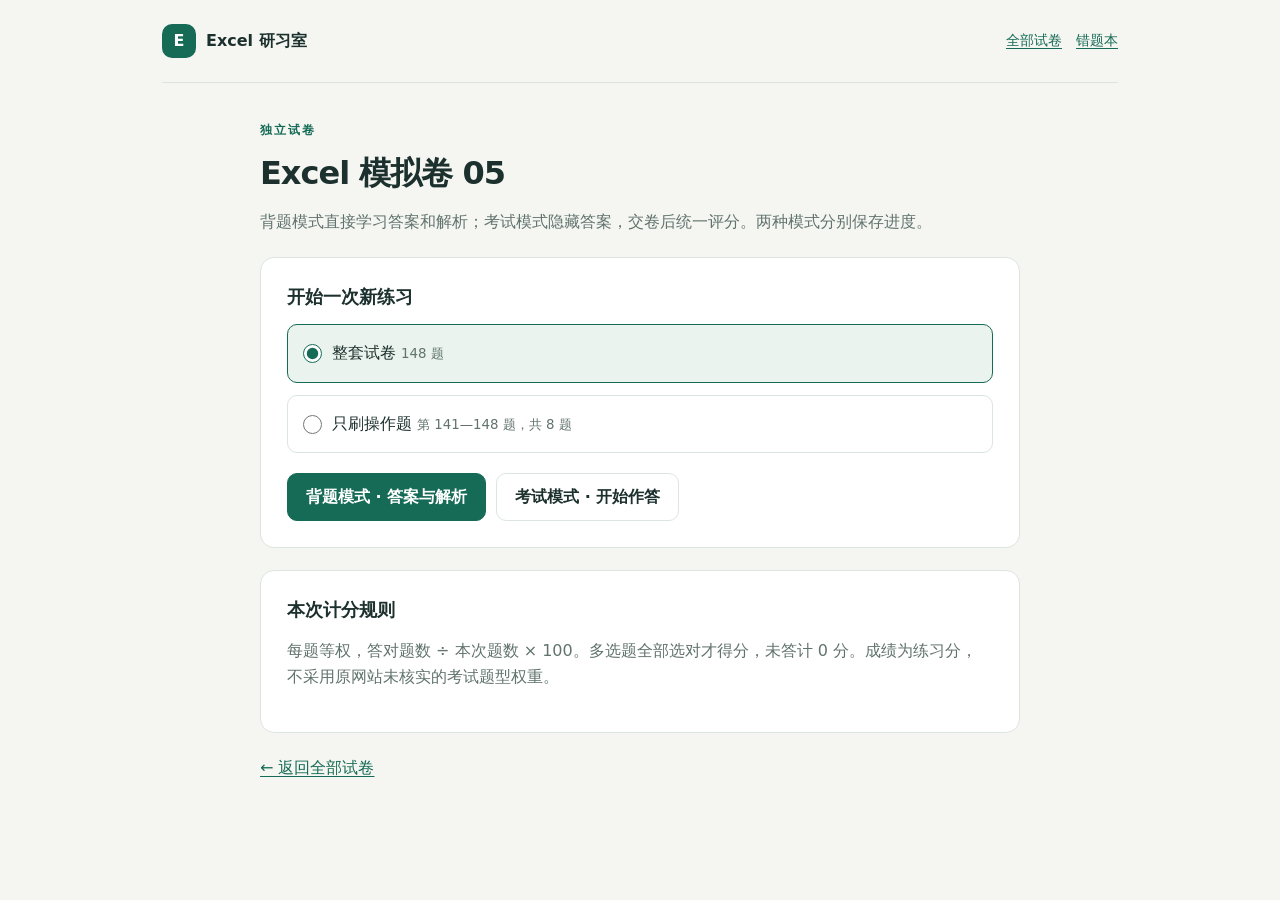
<file: papers/p05.html>
<!doctype html><html lang="zh-CN"><head><meta charset="utf-8"><meta name="viewport" content="width=device-width, initial-scale=1, viewport-fit=cover"><meta name="theme-color" content="#166b56"><meta name="apple-mobile-web-app-capable" content="yes"><meta name="apple-mobile-web-app-title" content="Excel研习室"><meta name="description" content="研究生Excel手机刷题，独立试卷、交卷计分、进度自动保存与错题重刷。"><link rel="manifest" href="../manifest.webmanifest"><link rel="icon" href="../icon.svg" type="image/svg+xml"><title>Excel 模拟卷 05 · Excel研习室</title><style>:root{--ink:#1c302d;--muted:#61736e;--brand:#166b56;--soft:#eaf3ed;--paper:#fff;--bg:#f5f6f2;--line:#dce5df;--bad:#a83d34;--bad-bg:#fff1ef;--warm:#b67425}*{box-sizing:border-box}html{scroll-behavior:smooth}body{margin:0;background:var(--bg);color:var(--ink);font:16px/1.65 system-ui,-apple-system,"PingFang SC","Microsoft YaHei",sans-serif}button,input,a{touch-action:manipulation}button,a{ -webkit-tap-highlight-color:transparent}button{font:inherit;cursor:pointer}button:disabled{opacity:.45;cursor:default}a{color:var(--brand);text-underline-offset:3px}button:focus-visible,a:focus-visible,input:focus-visible,summary:focus-visible{outline:3px solid #d6a850;outline-offset:3px}h1,h2,h3,p{margin-top:0}h1{font-size:clamp(28px,5.5vw,42px);line-height:1.25;letter-spacing:-1px;margin-bottom:16px}h2{font-size:22px;line-height:1.4}h3{font-size:17px}small,.muted{color:var(--muted)}.shell{max-width:1000px;margin:auto;padding:0 22px}.topbar{display:flex;align-items:center;justify-content:space-between;gap:16px;padding:24px 0;border-bottom:1px solid var(--line)}.brand{display:inline-flex;align-items:center;gap:10px;font-weight:750;text-decoration:none;color:var(--ink)}.mark{height:34px;width:34px;background:var(--brand);color:white;display:grid;place-items:center;border-radius:10px;font-weight:800}.toplinks{display:flex;align-items:center;gap:14px;font-size:14px}.hero{padding:45px 0 30px;display:grid;grid-template-columns:1fr auto;gap:24px;align-items:end}.eyebrow{font-size:12px;font-weight:750;letter-spacing:2px;color:var(--brand);margin-bottom:12px}.hero p{max-width:580px;margin-bottom:0;color:var(--muted)}.hero-count{font-size:44px;line-height:1.1;font-weight:750;color:var(--brand);text-align:right}.hero-count span{display:block;font-size:13px;font-weight:400;color:var(--muted);margin-top:9px}.stats{display:flex;gap:28px;border-top:1px solid var(--line);border-bottom:1px solid var(--line);padding:22px 0;margin:0 0 28px}.stats strong{font-size:24px;display:block;font-variant-numeric:tabular-nums}.stats span{font-size:13px;color:var(--muted)}.wrong-banner{background:var(--brand);color:white;display:flex;justify-content:space-between;align-items:center;gap:18px;padding:24px;border-radius:16px;margin:26px 0 36px}.wrong-banner p{margin:4px 0 0;color:#d9ebe1;font-size:14px}.wrong-banner h2{margin:0;font-size:21px}.wrong-banner a{white-space:nowrap;color:var(--brand);background:white;padding:10px 15px;border-radius:9px;text-decoration:none;font-weight:650}.section-head{display:flex;justify-content:space-between;align-items:center;margin:20px 0 8px}.section-head h2{margin:0}.paper-list{border-top:1px solid var(--line)}.paper-row{display:grid;grid-template-columns:48px 1fr auto;gap:18px;align-items:center;padding:24px 0;border-bottom:1px solid var(--line)}.paper-no{font-size:20px;color:var(--muted);font-variant-numeric:tabular-nums}.paper-row h3{margin:0 0 5px}.paper-row p{font-size:13px;margin:0;color:var(--muted)}.paper-row a{text-decoration:none;font-weight:650}.mini-progress{height:4px;background:var(--line);margin-top:11px;border-radius:4px;max-width:240px;overflow:hidden}.mini-progress span{display:block;height:100%;background:var(--brand)}.pill{display:inline-block;padding:3px 9px;background:var(--soft);border-radius:5px;font-size:12px;color:var(--brand)}.btn{border:1px solid var(--line);background:white;border-radius:10px;padding:12px 18px;min-height:46px;color:var(--ink);font-weight:650;text-decoration:none;display:inline-flex;justify-content:center;align-items:center;gap:6px;line-height:1.4}.btn.primary{background:var(--brand);color:white;border-color:var(--brand)}.btn.quiet{background:transparent;border-color:transparent;padding:8px 6px;color:var(--muted)}.btn.danger{color:var(--bad)}.btn.small{font-size:13px;min-height:38px;padding:8px 12px}.actions{display:flex;gap:10px;flex-wrap:wrap;margin-top:20px}.footnote{font-size:12px;color:var(--muted);padding:30px 0 40px}.backup{padding-top:24px;display:flex;gap:8px;align-items:center;flex-wrap:wrap}.backup small{flex-basis:100%}.notice{background:#fff5df;border:1px solid #ead19c;color:#6a4c1b;padding:13px;border-radius:8px;margin:12px 0;font-size:13px}.hidden{display:none!important}.intro{max-width:760px;padding:38px 0}.intro h1{font-size:32px}.panel{background:white;padding:26px;border:1px solid var(--line);border-radius:14px;margin:22px 0}.panel h2{font-size:18px}.rules{padding-left:20px;color:var(--muted);font-size:14px}.rules li{margin:8px 0}.choice{display:block;cursor:pointer;border:1px solid var(--line);border-radius:10px;padding:15px;margin:12px 0}.choice:has(input:checked){border-color:var(--brand);background:var(--soft)}input[type=radio],input[type=checkbox]{accent-color:var(--brand);width:19px;height:19px;margin:0 10px 0 0;vertical-align:middle}.quiz-head{position:sticky;top:0;background:rgba(245,246,242,.97);z-index:2;border-bottom:1px solid var(--line);padding:14px 0}.quiz-head-row{display:flex;gap:12px;align-items:center;justify-content:space-between}.quiz-title{font-size:14px;font-weight:650}.quiz-meta{font-size:12px;color:var(--muted);font-variant-numeric:tabular-nums}.progress-track{height:4px;background:var(--line);border-radius:4px;margin-top:11px;overflow:hidden}.progress-track>span{display:block;height:100%;background:var(--brand)}.question-wrap{max-width:760px;padding:28px 0 130px}.q-label{display:flex;align-items:center;gap:9px;margin-bottom:16px}.q-label .number{font-size:24px;font-weight:750}.q-source{font-size:12px;color:var(--muted);margin-bottom:10px}.question-text{font-size:18px;line-height:1.85;overflow-wrap:anywhere;margin-bottom:24px}.question-text p{margin:0 0 10px}.question-text img{max-width:100%;height:auto}.options{display:grid;gap:12px}.option{display:flex;align-items:flex-start;gap:12px;background:white;border:1.5px solid var(--line);border-radius:12px;padding:16px;min-height:58px;cursor:pointer;overflow:hidden}.option.selected{border-color:var(--brand);background:var(--soft)}.option.is-correct{border-color:var(--brand);background:var(--soft)}.option.is-wrong{border-color:var(--bad);background:var(--bad-bg)}.option input{flex:0 0 auto;margin-top:5px}.option-letter{flex:0 0 22px;font-weight:750}.option-content{flex:1;min-width:0;overflow-wrap:anywhere}.option-content p{margin:0}.option-content img{display:block;max-width:100%;height:auto;margin:8px 0}.option-content table{max-width:100%;overflow:auto}.option-tag{font-size:11px;color:var(--brand);white-space:nowrap}.dataset{padding:14px 16px;border:1px solid var(--line);border-radius:10px;background:#edf3ee;margin-bottom:22px;font-size:13px}.dataset summary{cursor:pointer;font-weight:650}.dataset p{white-space:pre-line;margin:12px 0}.dataset a{display:block;padding:8px 0}.nav-bottom{position:fixed;bottom:0;left:0;right:0;z-index:3;background:rgba(255,255,255,.98);border-top:1px solid var(--line);padding:12px 20px calc(12px + env(safe-area-inset-bottom));display:flex;justify-content:center;gap:10px}.nav-bottom .btn{max-width:200px;flex:1}.nav-bottom .btn.quiet{max-width:80px}.review-note{padding:18px;background:var(--soft);border-radius:10px;margin-top:22px}.review-note.wrong{background:var(--bad-bg)}.review-note p{margin:0}.result{text-align:center;max-width:760px;padding:35px 0}.score{font-size:72px;line-height:1.1;font-weight:780;letter-spacing:-3px;color:var(--brand);margin:24px 0 6px;font-variant-numeric:tabular-nums}.score small{font-size:16px;letter-spacing:0}.result .stats{justify-content:center;margin-top:28px}.result .actions{justify-content:center}.result-rule{font-size:13px;color:var(--muted)}.saved-note{padding:16px;text-align:left;background:var(--soft);border-radius:12px;margin-top:26px;font-size:14px}.review-toolbar{display:flex;justify-content:space-between;align-items:center;gap:12px;margin-bottom:20px}.history-list{margin-top:12px}.wrong-item{display:grid;grid-template-columns:1fr auto;gap:12px;align-items:center;padding:18px 0;border-bottom:1px solid var(--line);font-size:14px}.wrong-item p{margin:6px 0 0;color:var(--muted);font-size:12px}.wrong-item strong{display:block}.wrong-stats{display:flex;gap:10px;flex-wrap:wrap}.wrong-stats .pill{padding:7px 12px}dialog{border:1px solid var(--line);border-radius:16px;padding:24px;max-width:650px;width:calc(100% - 32px);max-height:85dvh;color:var(--ink)}dialog::backdrop{background:rgba(16,33,28,.4)}dialog h2{margin:0 0 12px}.dialog-head{display:flex;align-items:center;justify-content:space-between;margin-bottom:18px}.dialog-head h2{margin:0}.answer-grid{display:grid;grid-template-columns:repeat(7,1fr);gap:8px;max-height:55dvh;overflow:auto;padding:3px}.grid-q{border:1px solid var(--line);border-radius:8px;background:white;min-height:42px;position:relative;font-size:13px;color:var(--ink)}.grid-q.done{background:var(--soft);border-color:#9ac6b6;color:var(--brand)}.grid-q.current{outline:2px solid var(--brand);outline-offset:1px}.grid-q.bad{background:var(--bad-bg);color:var(--bad);border-color:#e4aaa3}.legend{font-size:12px;color:var(--muted);margin:14px 0 0}.empty{padding:34px 0;color:var(--muted)}.toast{position:fixed;left:50%;bottom:105px;transform:translateX(-50%);background:var(--ink);color:white;border-radius:9px;padding:10px 18px;z-index:8;font-size:13px;max-width:90%;text-align:center}table{border-collapse:collapse}td,th{border:1px solid var(--line);padding:5px}#home main{padding-bottom:30px}@media(min-width:800px){.paper-list{display:grid;grid-template-columns:1fr 1fr;column-gap:35px}.paper-row{grid-template-columns:40px 1fr auto;gap:12px}.paper-row:last-child:nth-child(odd){grid-column:1/-1}.question-wrap,.intro,.result{margin:auto}}@media(max-width:560px){.shell{padding:0 18px}.topbar{padding:17px 0}.toplinks{font-size:12px;gap:10px}.hero{padding:30px 0 22px;grid-template-columns:1fr}.hero-count{display:none}.hero h1{font-size:32px}.hero p{font-size:14px}.stats{gap:25px;padding:18px 0}.wrong-banner{padding:20px;margin-bottom:28px}.wrong-banner p{font-size:12px}.wrong-banner h2{font-size:18px}.wrong-banner a{font-size:14px;padding:9px 11px}.paper-row{padding:20px 0;grid-template-columns:32px 1fr auto;gap:10px}.paper-no{font-size:17px}.paper-row h3{font-size:15px}.paper-row p{font-size:12px}.paper-row a{font-size:13px}.panel{padding:20px}.intro{padding-top:28px}.intro h1{font-size:27px}.question-text{font-size:17px}.option{padding:14px 12px;gap:8px}.option-tag{display:none}.quiz-title{max-width:210px;white-space:nowrap;overflow:hidden;text-overflow:ellipsis}.answer-grid{grid-template-columns:repeat(6,1fr)}.result .stats{gap:32px}.wrong-item{font-size:13px}.nav-bottom{padding-left:14px;padding-right:14px}}

.explanation{margin:22px 0;padding:20px;border:1px solid #cbded5;background:#f0f7f2;border-radius:14px;line-height:1.85;overflow-wrap:anywhere}.explanation h3{margin:8px 0}.explanation p{white-space:pre-line}.explanation small{color:#5c6f66}.memory-tip{background:white;border-left:3px solid #166b56;padding:12px;margin:16px 0}.explanation-warning{background:#fff3d8;padding:12px;border-radius:8px;color:#765515}.options>div.option{cursor:default}

.btn.danger{color:#a52e27;border-color:#d99e96;background:#fff2ef}.btn.danger:hover{background:#fce2dd}.wrong-item{flex-wrap:wrap;gap:10px}.wrong-item>div{flex:1;min-width:180px}
</style></head><body><div id="app"></div><dialog id="modal"></dialog><input type="file" id="import-file" accept="application/json,.json" hidden><script>const APP_DATA={"page":"paper","paperId":"p05","papers":[{"id":"p05","title":"Excel 模拟卷 05","originalTitle":"26模拟试卷(Excel) -05","source":"https://www.zlbbda.com.cn/studysome/exercise?testPapeId=171","questions":[{"number":1,"type":"判断题","book":"《大数据分析素养》","chapter":1,"question":"探索性数据分析需要明确的假设（  ）。","answer":["B"],"dataset_description":null,"id":"p05:1","paperId":"p05","paperTitle":"Excel 模拟卷 05","question_html":"\u003cp>\u003cspan>探索性数据分析需要明确的假设\u003c/span>\u003cspan>（ &nbsp;）\u003c/span>\u003cspan>。\u003c/span>\u003c/p>","options":[{"label":"A","html":"\u003cp>正确\u003c/p>"},{"label":"B","html":"\u003cp>错误\u003c/p>"}],"explanation":{"topic":"数据分析方法与问题构建","paragraphs":["分析先明确业务问题、对象、时间范围和衡量指标，再收集与处理数据、探索规律、建模验证，最后将结果转为可执行建议。技术手段必须服务业务目标，而非为用工具而用工具。","探索性分析借助图表和描述统计发现模式、生成假设；验证性分析围绕预先提出的假设设计检验，统计测试是常见工具。两者互补，不是完全割裂。","表格适合精确列示和比较，图形适合直观呈现；因素分析、对比分析和综合评价分别强调驱动因素、基准差异和多指标综合。报告要说明口径、证据和局限。","本题原站判断为“错误”。核对时注意题干中的否定、范围和适用条件，按上面的知识点理解，不只记字母。"],"tip":"先问题后数据；探索找线索，验证检假设。","source":""},"attachments":[]},{"number":2,"type":"判断题","book":"《大数据分析素养》","chapter":2,"question":"为了确保营销策略的有效性和市场竞争力，企业无需定期对目标市场进行评估和调整（  ）。","answer":["B"],"dataset_description":null,"id":"p05:2","paperId":"p05","paperTitle":"Excel 模拟卷 05","question_html":"\u003cp>\u003cspan>为了确保营销策略的有效性和市场竞争力，企业无需定期对目标市场进行评估和调整\u003c/span>\u003cspan>（ &nbsp;）\u003c/span>\u003cspan>。\u003c/span>\u003c/p>","options":[{"label":"A","html":"\u003cp>正确\u003c/p>"},{"label":"B","html":"\u003cp>错误\u003c/p>"}],"explanation":{"topic":"本题解析","paragraphs":["需求、竞争和自身能力会变化，目标市场应持续评估，必要时调整，因此“无需定期评估和调整”错误。"],"warning":""},"attachments":[]},{"number":3,"type":"判断题","book":"《大数据分析素养》","chapter":2,"question":"确定竞争对手需要查看行业内各企业的市场份额和排名，了解企业在行业中的地位和影响力（  ）。","answer":["A"],"dataset_description":null,"id":"p05:3","paperId":"p05","paperTitle":"Excel 模拟卷 05","question_html":"\u003cp>\u003cspan>确定竞争对手需要查看行业内各企业的市场份额和排名，了解企业在行业中的地位和影响力\u003c/span>\u003cspan>（ &nbsp;）\u003c/span>\u003cspan>。\u003c/span>\u003c/p>","options":[{"label":"A","html":"\u003cp>正确\u003c/p>"},{"label":"B","html":"\u003cp>错误\u003c/p>"}],"explanation":{"topic":"本题解析","paragraphs":["市场份额和排名反映企业规模及影响力，可帮助识别主要竞争者，题干正确。"],"warning":""},"attachments":[]},{"number":4,"type":"判断题","book":"《大数据分析素养》","chapter":2,"question":"风险回避，损失控制，风险转移，和风险保留属于风险控制的基本方法（  ）。","answer":["A"],"dataset_description":null,"id":"p05:4","paperId":"p05","paperTitle":"Excel 模拟卷 05","question_html":"\u003cp>\u003cspan>风险回避，损失控制，风险转移，和风险保留属于风险控制的基本方法\u003c/span>\u003cspan>（ &nbsp;）\u003c/span>\u003cspan>。\u003c/span>\u003c/p>","options":[{"label":"A","html":"\u003cp>正确\u003c/p>"},{"label":"B","html":"\u003cp>错误\u003c/p>"}],"explanation":{"topic":"本题解析","paragraphs":["广义风险应对常列风险回避、损失控制、风险转移与风险保留，题库按这一口径判对。"],"warning":""},"attachments":[]},{"number":5,"type":"判断题","book":"《大数据分析素养》","chapter":2,"question":"潜在竞争者不包括新成立的初创企业（  ）。","answer":["B"],"dataset_description":null,"id":"p05:5","paperId":"p05","paperTitle":"Excel 模拟卷 05","question_html":"\u003cp>\u003cspan>潜在竞争者不包括新成立的初创企业\u003c/span>\u003cspan>（ &nbsp;）。\u003c/span>\u003c/p>","options":[{"label":"A","html":"\u003cp>正确\u003c/p>"},{"label":"B","html":"\u003cp>错误\u003c/p>"}],"explanation":{"topic":"本题解析","paragraphs":["初创企业可能以新技术或商业模式进入同一市场，是潜在竞争者的典型来源，因此“不包括初创企业”错误。"],"warning":""},"attachments":[]},{"number":6,"type":"判断题","book":"《大数据分析素养》","chapter":2,"question":"企业目标市场就是企业决定要进入并为之服务的市场细分（  ）。","answer":["A"],"dataset_description":null,"id":"p05:6","paperId":"p05","paperTitle":"Excel 模拟卷 05","question_html":"\u003cp>\u003cspan>企业目标市场就是企业决定要进入并为之服务的市场细分\u003c/span>\u003cspan>（ &nbsp;）\u003c/span>。\u003c/p>","options":[{"label":"A","html":"\u003cp>正确\u003c/p>"},{"label":"B","html":"\u003cp>错误\u003c/p>"}],"explanation":{"topic":"本题解析","paragraphs":["目标市场是企业选择进入并为之服务的一个或多个细分市场，题干正确。"],"warning":""},"attachments":[]},{"number":7,"type":"判断题","book":"《大数据分析素养》","chapter":2,"question":"深入了解目标消费者的需求、偏好、购买行为，以便开发符合市场需求的产品或服务属于市场机会分析（  ）。","answer":["A"],"dataset_description":null,"id":"p05:7","paperId":"p05","paperTitle":"Excel 模拟卷 05","question_html":"\u003cp>\u003cspan>深入了解目标消费者的需求、偏好、购买行为，以便开发符合市场需求的产品或服务属于市场机会分析\u003c/span>\u003cspan>（ &nbsp;）\u003c/span>\u003cspan>。\u003c/span>\u003c/p>","options":[{"label":"A","html":"\u003cp>正确\u003c/p>"},{"label":"B","html":"\u003cp>错误\u003c/p>"}],"explanation":{"topic":"本题解析","paragraphs":["了解需求、偏好和购买行为可以发现未满足需求，进而判断新产品或服务机会，因此属于市场机会分析，判对。"],"warning":""},"attachments":[]},{"number":8,"type":"判断题","book":"《大数据分析素养》","chapter":3,"question":"分词、主题模型、情感分析不属于文本分析（  ）。","answer":["B"],"dataset_description":null,"id":"p05:8","paperId":"p05","paperTitle":"Excel 模拟卷 05","question_html":"\u003cp>\u003cspan>分词、主题模型、情感分析不属于文本分析\u003c/span>\u003cspan>（ &nbsp;）。\u003c/span>\u003c/p>","options":[{"label":"A","html":"\u003cp>正确\u003c/p>"},{"label":"B","html":"\u003cp>错误\u003c/p>"}],"explanation":{"topic":"数据清洗与预处理","paragraphs":["数据清洗处理缺失、重复、异常和不一致，常见方法包括删除、填补、纠正和统一格式。选择方法要看缺失机制、比例和业务意义，不能一律删除或一律填均值。","修剪通常删除极端部分，缩尾将极端值替换为边界值；对数转换改变尺度，不能与修剪等同。异常点也可能是真实重要信号，需先核实。","处理流程还包括集成、转换、筛选、排序、编码和存储。分词、主题分析、情感分析属于文本处理。迭代是基于结果持续检查和改进，不只是机械指定执行次数。","本题原站判断为“错误”。核对时注意题干中的否定、范围和适用条件，按上面的知识点理解，不只记字母。"],"tip":"先核实再清洗；删除、填补、变换各有条件。","source":""},"attachments":[]},{"number":9,"type":"判断题","book":"《大数据分析素养》","chapter":3,"question":"饼图可以判断增加广告投放是否能有效提升销售额（  ）。","answer":["B"],"dataset_description":null,"id":"p05:9","paperId":"p05","paperTitle":"Excel 模拟卷 05","question_html":"\u003cp>\u003cspan>饼图可以判断增加广告投放是否能有效提升销售额\u003c/span>\u003cspan>（ &nbsp;）。\u003c/span>\u003c/p>","options":[{"label":"A","html":"\u003cp>正确\u003c/p>"},{"label":"B","html":"\u003cp>错误\u003c/p>"}],"explanation":{"topic":"图表选择与可视化","paragraphs":["比较不同类别的数量通常用条形或柱形图，条长表示数值，类别由坐标或标签区分；观察时间趋势通常用折线图；看两数值变量关系用散点图，每个点是一对观测。","直方图对连续数值分组，柱面积反映频数或频率；组距不等时需看密度而非只看高度。箱线图展示中位数、四分位数与离群情况；热力图以颜色编码矩阵数值。","饼图看同一整体内各部分占比，总体通常为100%，类别太多或小比例太多不利辨认。任何图表都不能单独证明广告造成销售上升等因果关系，坐标范围与尺度也要核对。","本题原站判断为“错误”。核对时注意题干中的否定、范围和适用条件，按上面的知识点理解，不只记字母。"],"tip":"趋势线、类别柱、占比饼、关系点、分布直方/箱线。","source":""},"attachments":[]},{"number":10,"type":"判断题","book":"《大数据分析素养》","chapter":3,"question":"数据存储是简单地保存数据（  ）。","answer":["B"],"dataset_description":null,"id":"p05:10","paperId":"p05","paperTitle":"Excel 模拟卷 05","question_html":"\u003cp>\u003cspan>数据存储是简单地保存数据\u003c/span>\u003cspan>（ &nbsp;）。\u003c/span>\u003c/p>","options":[{"label":"A","html":"\u003cp>正确\u003c/p>"},{"label":"B","html":"\u003cp>错误\u003c/p>"}],"explanation":{"topic":"数据结构、数据库与存储","paragraphs":["结构化数据具有明确模式，如关系表的行列；半结构化数据有标签或键等组织方式，如 JSON、XML；非结构化数据如图片、音视频和自由文本。来源内部或外部与结构类型是两个不同维度。","NoSQL 常包括键值、文档、列族和图等模型，不是只能存文本或只能用表格。关系数据库以表和关系为主要模型，数据模型与物理存储方式不能混为一谈。","存储需兼顾容量扩展、检索效率、备份恢复、权限和安全；加密主要保护保密性，不能单靠更严格加密来解决容量增长。","本题原站判断为“错误”。核对时注意题干中的否定、范围和适用条件，按上面的知识点理解，不只记字母。"],"tip":"来源和结构分开看；NoSQL 不只键值一种。","source":""},"attachments":[]},{"number":11,"type":"判断题","book":"《大数据分析素养》","chapter":3,"question":"居民消费价格指数不属于宏观经济数据（  ）。","answer":["B"],"dataset_description":null,"id":"p05:11","paperId":"p05","paperTitle":"Excel 模拟卷 05","question_html":"\u003cp>\u003cspan>居民消费价格指数不属于宏观经济数据\u003c/span>\u003cspan>（ &nbsp;）。\u003c/span>\u003c/p>","options":[{"label":"A","html":"\u003cp>正确\u003c/p>"},{"label":"B","html":"\u003cp>错误\u003c/p>"}],"explanation":{"topic":"居民消费价格指数","paragraphs":["CPI 衡量居民消费品和服务价格水平的变动，常用于分析通货膨胀和居民购买力，是典型宏观经济指标。","题干说它“不属于宏观经济数据”，否定了其实际用途，因此错误。"],"warning":""},"attachments":[]},{"number":12,"type":"判断题","book":"《大数据分析素养》","chapter":3,"question":"企业内部数据是企业运营和决策的重要基础资源（  ）。","answer":["A"],"dataset_description":null,"id":"p05:12","paperId":"p05","paperTitle":"Excel 模拟卷 05","question_html":"\u003cp>\u003cspan>企业内部数据是企业运营和决策的重要基础资源\u003c/span>\u003cspan>（ &nbsp;）。\u003c/span>\u003c/p>","options":[{"label":"A","html":"\u003cp>正确\u003c/p>"},{"label":"B","html":"\u003cp>错误\u003c/p>"}],"explanation":{"topic":"企业内外部数据与调查资料","paragraphs":["企业内部数据来自日常经营管理，如销售、财务、人事、物流和客户交易；外部数据来自政府、行业协会、竞争者、公开媒体或外部市场研究。结构化或非结构化都可能出现在任一来源。","内部利益相关者通常包含员工、管理层、股东等，消费者、供应商和监管者通常属于外部利益相关者。具体归类应结合关系而不是数据是否放在公司电脑。","一手资料为围绕本次问题直接收集的数据，二手资料是已有资料的再利用。观察法记录实际行为但不一定揭示动机，调查需注意目的、对象、偏差及合法合规。","本题原站判断为“正确”。核对时注意题干中的否定、范围和适用条件，按上面的知识点理解，不只记字母。"],"tip":"内部看业务产生地；一手看是否为本次调查直接获取。","source":""},"attachments":[]},{"number":13,"type":"判断题","book":"《大数据分析素养》","chapter":3,"question":"数据集成不属于数据处理流程（  ）。","answer":["B"],"dataset_description":null,"id":"p05:13","paperId":"p05","paperTitle":"Excel 模拟卷 05","question_html":"\u003cp>\u003cspan>数据集成不属于数据处理流程\u003c/span>\u003cspan>（ &nbsp;）。\u003c/span>\u003c/p>","options":[{"label":"A","html":"\u003cp>正确\u003c/p>"},{"label":"B","html":"\u003cp>错误\u003c/p>"}],"explanation":{"topic":"数据清洗与预处理","paragraphs":["数据清洗处理缺失、重复、异常和不一致，常见方法包括删除、填补、纠正和统一格式。选择方法要看缺失机制、比例和业务意义，不能一律删除或一律填均值。","修剪通常删除极端部分，缩尾将极端值替换为边界值；对数转换改变尺度，不能与修剪等同。异常点也可能是真实重要信号，需先核实。","处理流程还包括集成、转换、筛选、排序、编码和存储。分词、主题分析、情感分析属于文本处理。迭代是基于结果持续检查和改进，不只是机械指定执行次数。","本题原站判断为“错误”。核对时注意题干中的否定、范围和适用条件，按上面的知识点理解，不只记字母。"],"tip":"先核实再清洗；删除、填补、变换各有条件。","source":""},"attachments":[]},{"number":14,"type":"判断题","book":"《大数据分析素养》","chapter":4,"question":"公司产品价格是绝对指标（  ）。","answer":["B"],"dataset_description":null,"id":"p05:14","paperId":"p05","paperTitle":"Excel 模拟卷 05","question_html":"\u003cp>\u003cspan>公司\u003c/span>\u003cspan>产品价格\u003c/span>\u003cspan>是绝对指标\u003c/span>\u003cspan>（ &nbsp;）。\u003c/span>\u003c/p>","options":[{"label":"A","html":"\u003cp>正确\u003c/p>"},{"label":"B","html":"\u003cp>错误\u003c/p>"}],"explanation":{"topic":"总量指标、数量指标与质量指标","paragraphs":["总量指标反映总体规模或总水平，有明确时空范围和计量单位，例如产量、销售额、人数。实物单位如吨、台，价值单位如元，劳动单位如工时。","时期指标是一段时间内累计发生量，如月销售额；时点指标是某一时刻的存量，如年末库存。时期指标可按不重叠时期累加，时点存量一般不能直接跨时点相加。","数量指标侧重规模，质量指标侧重效率、水平或相互关系，如平均价格、利润率、劳动生产率。不要把任何一个“用数字表示”的指标都叫数量指标或总量指标。","本题原站判断为“错误”。核对时注意题干中的否定、范围和适用条件，按上面的知识点理解，不只记字母。"],"tip":"规模看数量，效率看质量；时期是流量，时点是存量。","source":""},"attachments":[]},{"number":15,"type":"判断题","book":"《大数据分析素养》","chapter":4,"question":"总量指标是没有计量单位的统计绝对数（  ）。","answer":["B"],"dataset_description":null,"id":"p05:15","paperId":"p05","paperTitle":"Excel 模拟卷 05","question_html":"\u003cp>\u003cspan>总量指标是没有计量单位的统计绝对数\u003c/span>\u003cspan>（ &nbsp;）。\u003c/span>\u003c/p>","options":[{"label":"A","html":"\u003cp>正确\u003c/p>"},{"label":"B","html":"\u003cp>错误\u003c/p>"}],"explanation":{"topic":"总量指标、数量指标与质量指标","paragraphs":["总量指标反映总体规模或总水平，有明确时空范围和计量单位，例如产量、销售额、人数。实物单位如吨、台，价值单位如元，劳动单位如工时。","时期指标是一段时间内累计发生量，如月销售额；时点指标是某一时刻的存量，如年末库存。时期指标可按不重叠时期累加，时点存量一般不能直接跨时点相加。","数量指标侧重规模，质量指标侧重效率、水平或相互关系，如平均价格、利润率、劳动生产率。不要把任何一个“用数字表示”的指标都叫数量指标或总量指标。","本题原站判断为“错误”。核对时注意题干中的否定、范围和适用条件，按上面的知识点理解，不只记字母。"],"tip":"规模看数量，效率看质量；时期是流量，时点是存量。","source":""},"attachments":[]},{"number":16,"type":"判断题","book":"《大数据分析素养》","chapter":4,"question":"强度相对数也称强度相对指标（  ）。","answer":["A"],"dataset_description":null,"id":"p05:16","paperId":"p05","paperTitle":"Excel 模拟卷 05","question_html":"\u003cp>\u003cspan>强度相对数也称强度相对指标\u003c/span>\u003cspan>（ &nbsp;）。\u003c/span>\u003c/p>","options":[{"label":"A","html":"\u003cp>正确\u003c/p>"},{"label":"B","html":"\u003cp>错误\u003c/p>"}],"explanation":{"topic":"相对指标和统计指数","paragraphs":["结构相对数=部分/总体，比例相对数=同一总体不同部分相互比较；比较相对数比较同一时期不同对象的同类指标；动态相对数比较同一对象不同时期的同类指标。","强度相对数以两个有关但性质不同的总量相除，如人口密度、人均产量，常有“人/平方公里、千克/人”等复合单位，并非所有相对数都是无名数。","计划完成程度=实际/计划×100%。对越大越好的指标超过100%常表示超额；对成本、能耗等越低越好的指标，不能机械认为超过100%就好。恩格尔系数降低表示食品支出占比降低，不能单凭它推断食品支出绝对额下降。","本题原站判断为“正确”。核对时注意题干中的否定、范围和适用条件，按上面的知识点理解，不只记字母。"],"tip":"结构部分比整体，比例部分比部分；计划要看指标方向。","source":""},"attachments":[]},{"number":17,"type":"判断题","book":"《大数据分析素养》","chapter":4,"question":"有名数可以根据不同的情况分别采用倍数、成数、系数、百分数、千分数来表示（  ）。","answer":["B"],"dataset_description":null,"id":"p05:17","paperId":"p05","paperTitle":"Excel 模拟卷 05","question_html":"\u003cp>\u003cspan>有名数可以根据不同的情况分别采用倍数、成数、系数、百分数、千分数来表示\u003c/span>\u003cspan>（ &nbsp;）。\u003c/span>\u003c/p>","options":[{"label":"A","html":"\u003cp>正确\u003c/p>"},{"label":"B","html":"\u003cp>错误\u003c/p>"}],"explanation":{"topic":"有名数与无名数","paragraphs":["有名数带有具体计量单位，如10人、5吨、200元；无名数通常是不带具体实物单位的比值，如倍数、百分数和系数。","题干将无名数常用的表达方式套在有名数上，因此判错。百分数的分子与分母必须具有可比口径。"],"warning":""},"attachments":[]},{"number":18,"type":"判断题","book":"《大数据分析素养》","chapter":5,"question":"偶然误差又称随机误差（  ）。","answer":["A"],"dataset_description":null,"id":"p05:18","paperId":"p05","paperTitle":"Excel 模拟卷 05","question_html":"\u003cp>\u003cspan>偶然误差又称随机误差（ &nbsp;）\u003c/span>\u003cspan>。\u003c/span>\u003c/p>","options":[{"label":"A","html":"\u003cp>正确\u003c/p>"},{"label":"B","html":"\u003cp>错误\u003c/p>"}],"explanation":{"topic":"抽样误差、非抽样误差与偏倚","paragraphs":["抽样误差来自只调查总体的一部分，即使严格随机也会因抽样波动产生。样本量增大、总体变异减小、设计更合适，通常能降低随机误差，但不能保证一次估计恰好等于真值。","登记、测量、录入、计算、漏报、无回答及抽样框遗漏等属于非抽样误差；它们在普查中也可能出现。系统偏差具有方向性，不能靠单纯增加样本量抵消。","总体真值通常未知，所以本次估计与真值之间的实际误差通常也未知；实践中用标准误和误差界限评价，而非声称实际误差总能直接算出。","本题原站判断为“正确”。核对时注意题干中的否定、范围和适用条件，按上面的知识点理解，不只记字母。"],"tip":"抽样误差靠设计和样本量控制；偏差要改调查过程。","source":""},"attachments":[]},{"number":19,"type":"判断题","book":"《大数据分析素养》","chapter":5,"question":"样本容量主要由精确度、同质性、财力、抽样类型、分析类别等因素决定（  ）。","answer":["A"],"dataset_description":null,"id":"p05:19","paperId":"p05","paperTitle":"Excel 模拟卷 05","question_html":"\u003cp>\u003cspan>样本容量主要由精确度、同质性、财力、抽样类型、分析类别等因素决定（ &nbsp;）。\u003c/span>\u003c/p>","options":[{"label":"A","html":"\u003cp>正确\u003c/p>"},{"label":"B","html":"\u003cp>错误\u003c/p>"}],"explanation":{"topic":"测量尺度与变量类型","paragraphs":["定类只分组，无天然顺序，如职业、血型；定序可排序，但等级间差距不能当成等距，如满意度和产品等级。给类别编数字不会自动把它变成可做算术的定量数据。","定距有相等单位间隔，但零点人为，如摄氏温度和日历年份，可解释差值，不能说20℃是10℃的两倍热。定比还具有绝对零点，如长度、重量、收入，可比较倍数。","测量层次从低到高为定类→定序→定距→定比。高层次可降级处理，反过来不行；定量变量还分离散型与连续型。","本题原站判断为“正确”。核对时注意题干中的否定、范围和适用条件，按上面的知识点理解，不只记字母。"],"tip":"类只分、序能排、距可减、比可乘除。","source":""},"attachments":[]},{"number":20,"type":"判断题","book":"《大数据分析素养》","chapter":5,"question":"抽签法规定总体中的所有个体编号必须从1到N。","answer":["B"],"dataset_description":null,"id":"p05:20","paperId":"p05","paperTitle":"Excel 模拟卷 05","question_html":"\u003cp>\u003cspan>抽签法规定总体中的所有个体编号必须从1到N。\u003c/span>\u003c/p>","options":[{"label":"A","html":"\u003cp>正确\u003c/p>"},{"label":"B","html":"\u003cp>错误\u003c/p>"}],"explanation":{"topic":"简单随机抽样","paragraphs":["简单随机抽样依随机机制抽取，在固定样本量的不放回设计中，每个可能样本有相同的被抽中机会。抽签、随机数表或随机数发生器是常见实现方式，编号只需唯一，不必机械限定为从1开始。","概率抽样还包括系统、分层、整群、多阶段等方法；判断、便利、配额和滚雪球通常属于非概率抽样，不能只因“看起来有代表性”就称为随机抽样。","设计需服务于研究目的、可操作、兼顾成本，并能评价精度。样本大并不保证某一次样本毫无偏离，也不意味着调查无需完整抽样框。","本题原站判断为“错误”。核对时注意题干中的否定、范围和适用条件，按上面的知识点理解，不只记字母。"],"tip":"随机性来自抽取机制，不来自研究者的主观判断。","source":""},"attachments":[]},{"number":21,"type":"判断题","book":"《大数据分析素养》","chapter":5,"question":"总体平均有算术平均，几何平均，平方平均，调和平均，和加权平均（  ）。","answer":["A"],"dataset_description":null,"id":"p05:21","paperId":"p05","paperTitle":"Excel 模拟卷 05","question_html":"\u003cp>\u003cspan>总体平均有算术平均，几何平均，平方平均，调和平均，和加权平均（ &nbsp;）\u003c/span>\u003cspan>。\u003c/span>\u003c/p>","options":[{"label":"A","html":"\u003cp>正确\u003c/p>"},{"label":"B","html":"\u003cp>错误\u003c/p>"}],"explanation":{"topic":"统计总体的特征和范围","paragraphs":["统计总体依据研究目的界定，具有同质性、大量性和差异性：单位在决定总体归属的共同属性上相同，在其他具体取值上可以不同。总体与总体单位具有相对性，研究范围变化时角色也会变化。","有限总体单位数有限且可界定；无限总体包含理论上无限多的单位。样本容量 n 是抽入的单位个数，不是均值或抽样比例。","合理样本量同时受精度、总体变异、置信水平、抽样方法、成本和研究目的影响。样本大能减少随机误差，却不能自动消除抽样框偏差和测量错误。","本题原站判断为“正确”。核对时注意题干中的否定、范围和适用条件，按上面的知识点理解，不只记字母。"],"tip":"先确定研究对象和范围，再区分“全部、个体、抽取的部分”。","source":""},"attachments":[]},{"number":22,"type":"判断题","book":"《大数据分析素养》","chapter":5,"question":"根据总体单位排列方法，等距抽样的单位排列可分为按有关标志排队，按无关标志排队，以及介于按有关标志排队和按无关标志排队之间的按自然状态排列。","answer":["A"],"dataset_description":null,"id":"p05:22","paperId":"p05","paperTitle":"Excel 模拟卷 05","question_html":"\u003cp>\u003cspan>根据总体单位排列方法，等距抽样的单位排列可分为按有关标志排队，按无关标志排队，以及介于按有关标志排队和按无关标志排队之间的按自然状态排列\u003c/span>\u003cspan>。\u003c/span>\u003c/p>","options":[{"label":"A","html":"\u003cp>正确\u003c/p>"},{"label":"B","html":"\u003cp>错误\u003c/p>"}],"explanation":{"topic":"系统抽样与等距抽样","paragraphs":["将总体按一定顺序排列，确定抽样间隔 k≈N/n，先随机选择起点，再依间隔依次抽取。比如 N=1000、n=100，间隔10，起点 r 在1至10中随机选，抽 r、r+10、…、r+990。","总体排序可按有关标志、无关标志或自然顺序。必须注意与间隔一致的周期性，否则可能发生系统偏差。随机起点是概率抽样的重要条件，固定挑一个方便起点并不等价。","当 N/n 非整数时，要采用明确的舍弃、循环或小数间隔方案，不能不加说明地随意漏掉一部分总体。","本题原站判断为“正确”。核对时注意题干中的否定、范围和适用条件，按上面的知识点理解，不只记字母。"],"tip":"系统抽样=排序+间隔+随机起点；警惕周期性。","source":""},"attachments":[]},{"number":23,"type":"判断题","book":"《大数据分析素养》","chapter":5,"question":"群通常是由那些地理位置邻近的或隶属于同一系统的单位所构成（  ）。","answer":["A"],"dataset_description":null,"id":"p05:23","paperId":"p05","paperTitle":"Excel 模拟卷 05","question_html":"\u003cp>\u003cspan>群通常是由那些地理位置邻近的或隶属于同一系统的单位所构成\u003c/span>\u003cspan>（ &nbsp;）\u003c/span>\u003cspan>。\u003c/span>\u003c/p>","options":[{"label":"A","html":"\u003cp>正确\u003c/p>"},{"label":"B","html":"\u003cp>错误\u003c/p>"}],"explanation":{"topic":"整群抽样中的群","paragraphs":["整群抽样先把总体划分为若干群，再抽取部分群，对被抽中群内的单位调查。群可以按地域邻近、学校班级或组织系统等自然边界形成。","所以题干对群的常见构成方式描述正确。需注意整群与分层不同：抽群通常希望群内有异质性、群间有一定相似性。"],"warning":""},"attachments":[]},{"number":24,"type":"判断题","book":"《大数据分析素养》","chapter":5,"question":"样本比例的抽样分布就是所有样本比例的可能取值形成的概率分布（  ）。","answer":["A"],"dataset_description":null,"id":"p05:24","paperId":"p05","paperTitle":"Excel 模拟卷 05","question_html":"\u003cp>\u003cspan>样本比例的抽样分布就是所有样本比例的可能取值形成的概率分布（ &nbsp;）\u003c/span>\u003cspan>。\u003c/span>\u003c/p>","options":[{"label":"A","html":"\u003cp>正确\u003c/p>"},{"label":"B","html":"\u003cp>错误\u003c/p>"}],"explanation":{"topic":"样本比例与其标准误","paragraphs":["设总体比例为 p，独立随机抽样时样本比例 p̂ 的期望为 p，方差为 p(1−p)/n，标准误为 √[p(1−p)/n]。不放回抽取有限总体时，还要考虑有限总体修正。","样本比例本质上是成功次数除以样本量，有限样本下并不严格服从连续正态分布。通常需 np 和 n(1−p) 都足够大，才使用正态近似。不能把“任意样本容量都近似正态”当成结论。","本题原站判断为“正确”。核对时注意题干中的否定、范围和适用条件，按上面的知识点理解，不只记字母。"],"tip":"比例标准误：根号下 p(1−p)/n。","source":"https://www.itl.nist.gov/div898/handbook/"},"attachments":[]},{"number":25,"type":"判断题","book":"《大数据分析素养》","chapter":5,"question":"滚雪球抽样是一种适用范围广，成本低廉，可以获得深入信息的非概率性抽样方法（  ）。","answer":["B"],"dataset_description":null,"id":"p05:25","paperId":"p05","paperTitle":"Excel 模拟卷 05","question_html":"\u003cp>\u003cspan>滚雪球抽样是一种适用范围广，成本低廉，可以获得深入信息的非概率性抽样方法（ &nbsp;）\u003c/span>\u003cspan>。\u003c/span>\u003c/p>","options":[{"label":"A","html":"\u003cp>正确\u003c/p>"},{"label":"B","html":"\u003cp>错误\u003c/p>"}],"explanation":{"topic":"滚雪球抽样","paragraphs":["先找到少量符合条件的对象，再请其推荐其他符合条件者，如此扩展样本。它通常用于难以建立抽样框、隐蔽或不易接触的人群。","优势是进入特殊群体较容易、能获得较深入的信息；局限是依赖关系网络，样本可能集中于某些圈子，入样概率通常未知，不能据此保证总体代表性或无偏。","“任何人群都适用、误差必然更小、可直接作严格概率推断”都超过了这种方法能保证的范围。","本题原站判断为“错误”。核对时注意题干中的否定、范围和适用条件，按上面的知识点理解，不只记字母。"],"tip":"滚雪球靠推荐，适合难接触群体；网络偏差要警惕。","source":""},"attachments":[]},{"number":26,"type":"判断题","book":"《大数据分析素养》","chapter":5,"question":"抽样极限误差保证样本指标与总体指标之间的抽样误差不超过某一给定的最大可能范围（  ）。","answer":["A"],"dataset_description":null,"id":"p05:26","paperId":"p05","paperTitle":"Excel 模拟卷 05","question_html":"\u003cp>\u003cspan>抽样极限误差保证样本指标与总体指标之间的抽样误差不超过某一给定的最大可能范围（ &nbsp;）\u003c/span>\u003cspan>。\u003c/span>\u003c/p>","options":[{"label":"A","html":"\u003cp>正确\u003c/p>"},{"label":"B","html":"\u003cp>错误\u003c/p>"}],"explanation":{"topic":"抽样极限误差与概率度","paragraphs":["常见教材记号为 Δ=z×SE：Δ 是给定置信水平下的抽样误差界限，SE 是抽样标准误，z 是相应的概率度或临界值。三者不是互相独立的量。","固定标准误时，要求更高置信水平需要更大的 z 和更宽的误差界限；固定误差界限而提高置信水平，则要降低标准误，通常需要增大样本量。","这里的“最大误差”是对应概率保证程度的界限，并非随机抽样所有可能结果都绝对不会越界。","本题原站判断为“正确”。核对时注意题干中的否定、范围和适用条件，按上面的知识点理解，不只记字母。"],"tip":"误差界限=临界值×标准误。","source":"https://www.itl.nist.gov/div898/handbook/"},"attachments":[]},{"number":27,"type":"判断题","book":"《大数据分析素养》","chapter":5,"question":"统计总体具有大量性,同质性,和差异性三个特征（  ）。","answer":["A"],"dataset_description":null,"id":"p05:27","paperId":"p05","paperTitle":"Excel 模拟卷 05","question_html":"\u003cp>\u003cspan>统计总体具有大量性,同质性,和差异性三个特征（ &nbsp;）。\u003c/span>\u003c/p>","options":[{"label":"A","html":"\u003cp>正确\u003c/p>"},{"label":"B","html":"\u003cp>错误\u003c/p>"}],"explanation":{"topic":"统计总体的特征和范围","paragraphs":["统计总体依据研究目的界定，具有同质性、大量性和差异性：单位在决定总体归属的共同属性上相同，在其他具体取值上可以不同。总体与总体单位具有相对性，研究范围变化时角色也会变化。","有限总体单位数有限且可界定；无限总体包含理论上无限多的单位。样本容量 n 是抽入的单位个数，不是均值或抽样比例。","合理样本量同时受精度、总体变异、置信水平、抽样方法、成本和研究目的影响。样本大能减少随机误差，却不能自动消除抽样框偏差和测量错误。","本题原站判断为“正确”。核对时注意题干中的否定、范围和适用条件，按上面的知识点理解，不只记字母。"],"tip":"先确定研究对象和范围，再区分“全部、个体、抽取的部分”。","source":""},"attachments":[]},{"number":28,"type":"判断题","book":"《大数据分析素养》","chapter":6,"question":"置信水平和显著性水平之间不存在任何关系（ ）。","answer":["B"],"dataset_description":null,"id":"p05:28","paperId":"p05","paperTitle":"Excel 模拟卷 05","question_html":"\u003cp>\u003cspan>置信水平和显著性水平之间不存在任何关系\u003c/span>\u003cspan>（ ）\u003c/span>\u003cspan>。\u003c/span>\u003c/p>","options":[{"label":"A","html":"\u003cp>正确\u003c/p>"},{"label":"B","html":"\u003cp>错误\u003c/p>"}],"explanation":{"topic":"置信区间与区间估计","paragraphs":["均值置信区间常写作“点估计 ± 临界值×标准误”。总体方差已知时用 Z 临界值；正态总体方差未知时通常用 t 临界值。区间宽度表达估计精度。","在其他条件相同时，提高置信水平会扩大区间；增加样本量会缩短区间；总体变异增大会扩大区间。不能同时无限提高可靠程度和精确程度而不增加信息。","95%置信度的频率学解释是：若反复抽样、按同一方法构造区间，约95%的区间覆盖固定的真实参数；并非已经算出的区间中，固定参数又随机地以95%概率移动。","本题原站判断为“错误”。核对时注意题干中的否定、范围和适用条件，按上面的知识点理解，不只记字母。"],"tip":"置信水平高→区间宽；样本量大→区间窄。","source":"https://www.itl.nist.gov/div898/handbook/"},"attachments":[]},{"number":29,"type":"判断题","book":"《大数据分析素养》","chapter":6,"question":"归纳推理是基于逻辑必然性的（ ）。","answer":["B"],"dataset_description":null,"id":"p05:29","paperId":"p05","paperTitle":"Excel 模拟卷 05","question_html":"\u003cp>\u003cspan>归纳推理是基于逻辑必然性的\u003c/span>\u003cspan>（ ）\u003c/span>\u003cspan>。\u003c/span>\u003c/p>","options":[{"label":"A","html":"\u003cp>正确\u003c/p>"},{"label":"B","html":"\u003cp>错误\u003c/p>"}],"explanation":{"topic":"归纳推理与演绎推理","paragraphs":["归纳由若干具体观察推向一般结论，例如用样本推测总体。由于只观察了部分对象，结论通常具有或然性，样本代表性和证据质量十分重要。","演绎由一般前提推到具体结论；前提真实且逻辑形式有效时，结论具有逻辑必然性。假说演绎通常先提出假说，推出可检验预测，再与观察比较，而不是把未经检验的推测当成事实。","本题原站判断为“错误”。核对时注意题干中的否定、范围和适用条件，按上面的知识点理解，不只记字母。"],"tip":"归纳：特殊→一般，可能；演绎：一般→特殊，依赖有效前提。","source":""},"attachments":[]},{"number":30,"type":"判断题","book":"《大数据分析素养》","chapter":6,"question":"假设检验是一种统计推断方法（ ）。","answer":["A"],"dataset_description":null,"id":"p05:30","paperId":"p05","paperTitle":"Excel 模拟卷 05","question_html":"\u003cp>假设检验\u003cspan>是一种统计推断方法\u003c/span>\u003cspan>（ ）\u003c/span>\u003cspan>。\u003c/span>\u003c/p>","options":[{"label":"A","html":"\u003cp>正确\u003c/p>"},{"label":"B","html":"\u003cp>错误\u003c/p>"}],"explanation":{"topic":"假设检验、拒绝域与 p 值","paragraphs":["先确定 H₀ 和 H₁，再预设显著性水平 α，选择在 H₀ 下分布已知或可近似的统计量，根据样本计算统计量或 p 值，最后作出拒绝或不拒绝 H₀ 的决定。","统计量应与临界值比较，p 值应与 α 比较。若 p≤α，通常拒绝 H₀；不能把统计量的数值直接与 α 比较。α 是在 H₀ 为真时允许的一类错误概率，不是“H₀ 为真的概率”。","H₁ 为“>”通常对应右尾，为“\u003c”对应左尾，为“≠”对应双尾。未拒绝 H₀ 代表证据不足，不证明 H₀ 必然为真。","本题原站判断为“正确”。核对时注意题干中的否定、范围和适用条件，按上面的知识点理解，不只记字母。"],"tip":"p 对 α，统计量对临界值；不拒绝≠证明正确。","source":"https://www.itl.nist.gov/div898/handbook/"},"attachments":[]},{"number":31,"type":"判断题","book":"《大数据分析素养》","chapter":6,"question":"样本数据推断总体特征的方法称为推断统计（ ）。","answer":["A"],"dataset_description":null,"id":"p05:31","paperId":"p05","paperTitle":"Excel 模拟卷 05","question_html":"\u003cp>\u003cspan>样本数据推断总体特征的方法称为推断统计\u003c/span>\u003cspan>（ ）\u003c/span>\u003cspan>。\u003c/span>\u003c/p>","options":[{"label":"A","html":"\u003cp>正确\u003c/p>"},{"label":"B","html":"\u003cp>错误\u003c/p>"}],"explanation":{"topic":"总体、样本、参数与统计量","paragraphs":["总体是研究目标所涉及的全部单位，样本是从其中抽取的一部分单位。参数概括总体，例如总体均值 μ；统计量是样本的函数，例如样本均值 X̄，不能在统计量定义中含未知总体参数。","对一个确定总体，参数固定但通常未知；抽样前统计量具有随机性，抽样后算出的统计量值确定。换样本可能得到不同值，但也可能恰好相同。","统计量的抽样分布指重复抽样下该统计量所有可能取值的概率分布，不是样本内每个观测值的分布。","本题原站判断为“正确”。核对时注意题干中的否定、范围和适用条件，按上面的知识点理解，不只记字母。"],"tip":"总体用参数，样本用统计量；固定未知≠已知。","source":"https://www.itl.nist.gov/div898/handbook/"},"attachments":[]},{"number":32,"type":"判断题","book":"《大数据分析素养》","chapter":6,"question":"显著性水平不变,可能出现单侧检验拒绝原假设,而双侧检验不拒绝原假设（ ）。","answer":["A"],"dataset_description":null,"id":"p05:32","paperId":"p05","paperTitle":"Excel 模拟卷 05","question_html":"\u003cp>\u003cspan>显著性水平不变,可能出现单侧检验拒绝原假设,而双侧检验不拒绝原假设\u003c/span>\u003cspan>（ ）\u003c/span>\u003cspan>。\u003c/span>\u003c/p>","options":[{"label":"A","html":"\u003cp>正确\u003c/p>"},{"label":"B","html":"\u003cp>错误\u003c/p>"}],"explanation":{"topic":"假设检验、拒绝域与 p 值","paragraphs":["先确定 H₀ 和 H₁，再预设显著性水平 α，选择在 H₀ 下分布已知或可近似的统计量，根据样本计算统计量或 p 值，最后作出拒绝或不拒绝 H₀ 的决定。","统计量应与临界值比较，p 值应与 α 比较。若 p≤α，通常拒绝 H₀；不能把统计量的数值直接与 α 比较。α 是在 H₀ 为真时允许的一类错误概率，不是“H₀ 为真的概率”。","H₁ 为“>”通常对应右尾，为“\u003c”对应左尾，为“≠”对应双尾。未拒绝 H₀ 代表证据不足，不证明 H₀ 必然为真。","本题原站判断为“正确”。核对时注意题干中的否定、范围和适用条件，按上面的知识点理解，不只记字母。"],"tip":"p 对 α，统计量对临界值；不拒绝≠证明正确。","source":"https://www.itl.nist.gov/div898/handbook/"},"attachments":[]},{"number":33,"type":"判断题","book":"《大数据分析素养》","chapter":6,"question":"假设检验将问题转化为两个不重叠且对立的假设，通过样本数据判断哪个假设是真的（ ）。","answer":["B"],"dataset_description":null,"id":"p05:33","paperId":"p05","paperTitle":"Excel 模拟卷 05","question_html":"\u003cp>\u003cspan>假设检验将问题转化为两个不重叠且对立的假设，通过样本数据判断哪个假设是真的（ ）\u003c/span>\u003cspan>。\u003c/span>\u003c/p>","options":[{"label":"A","html":"\u003cp>正确\u003c/p>"},{"label":"B","html":"\u003cp>错误\u003c/p>"}],"explanation":{"topic":"假设检验、拒绝域与 p 值","paragraphs":["先确定 H₀ 和 H₁，再预设显著性水平 α，选择在 H₀ 下分布已知或可近似的统计量，根据样本计算统计量或 p 值，最后作出拒绝或不拒绝 H₀ 的决定。","统计量应与临界值比较，p 值应与 α 比较。若 p≤α，通常拒绝 H₀；不能把统计量的数值直接与 α 比较。α 是在 H₀ 为真时允许的一类错误概率，不是“H₀ 为真的概率”。","H₁ 为“>”通常对应右尾，为“\u003c”对应左尾，为“≠”对应双尾。未拒绝 H₀ 代表证据不足，不证明 H₀ 必然为真。","本题原站判断为“错误”。核对时注意题干中的否定、范围和适用条件，按上面的知识点理解，不只记字母。"],"tip":"p 对 α，统计量对临界值；不拒绝≠证明正确。","source":"https://www.itl.nist.gov/div898/handbook/"},"attachments":[]},{"number":34,"type":"判断题","book":"《大数据分析素养》","chapter":7,"question":"大数据有多样的数据类型（ ）。","answer":["A"],"dataset_description":null,"id":"p05:34","paperId":"p05","paperTitle":"Excel 模拟卷 05","question_html":"\u003cp>\u003cspan>大数据有多样的数据类型（ ）\u003c/span>\u003cspan>。\u003c/span>\u003c/p>","options":[{"label":"A","html":"\u003cp>正确\u003c/p>"},{"label":"B","html":"\u003cp>错误\u003c/p>"}],"explanation":{"topic":"大数据、数据价值与数据挖掘","paragraphs":["大数据不仅是体量大，还常用 Volume、Velocity、Variety、Value、Veracity 描述规模、速度、多样性、价值和真实性等特征。数据可以结构化、半结构化或非结构化，价值密度低不等于总体价值低。","数据挖掘从数据中发现可用模式，常见任务有分类、回归、聚类和关联规则。“买啤酒也常买尿布”描述商品共同出现，属于关联分析，不直接证明因果。","大量数据仍可能含偏差、噪声和遗漏，需要质量控制、清洗和场景解释；大数据分析不只服务互联网，也可用于医疗、工业、交通等领域。","本题原站判断为“正确”。核对时注意题干中的否定、范围和适用条件，按上面的知识点理解，不只记字母。"],"tip":"体量大不等于质量高；关联规则看共现，不推因果。","source":""},"attachments":[]},{"number":35,"type":"判断题","book":"《大数据分析素养》","chapter":7,"question":"真实性是大数据价值的基础（ ）。","answer":["A"],"dataset_description":null,"id":"p05:35","paperId":"p05","paperTitle":"Excel 模拟卷 05","question_html":"\u003cp>\u003cspan>真实性是大数据价值的基础（ ）\u003c/span>\u003cspan>。\u003c/span>\u003c/p>","options":[{"label":"A","html":"\u003cp>正确\u003c/p>"},{"label":"B","html":"\u003cp>错误\u003c/p>"}],"explanation":{"topic":"大数据、数据价值与数据挖掘","paragraphs":["大数据不仅是体量大，还常用 Volume、Velocity、Variety、Value、Veracity 描述规模、速度、多样性、价值和真实性等特征。数据可以结构化、半结构化或非结构化，价值密度低不等于总体价值低。","数据挖掘从数据中发现可用模式，常见任务有分类、回归、聚类和关联规则。“买啤酒也常买尿布”描述商品共同出现，属于关联分析，不直接证明因果。","大量数据仍可能含偏差、噪声和遗漏，需要质量控制、清洗和场景解释；大数据分析不只服务互联网，也可用于医疗、工业、交通等领域。","本题原站判断为“正确”。核对时注意题干中的否定、范围和适用条件，按上面的知识点理解，不只记字母。"],"tip":"体量大不等于质量高；关联规则看共现，不推因果。","source":""},"attachments":[]},{"number":36,"type":"判断题","book":"《大数据分析素养》","chapter":7,"question":"社交网络和微博产生的日志数据属于大数据的一种（ ）。","answer":["A"],"dataset_description":null,"id":"p05:36","paperId":"p05","paperTitle":"Excel 模拟卷 05","question_html":"\u003cp>\u003cspan>社交网络和微博产生的日志数据属于大数据的一种\u003c/span>\u003cspan>（ ）\u003c/span>\u003cspan>。\u003c/span>\u003c/p>","options":[{"label":"A","html":"\u003cp>正确\u003c/p>"},{"label":"B","html":"\u003cp>错误\u003c/p>"}],"explanation":{"topic":"大数据、数据价值与数据挖掘","paragraphs":["大数据不仅是体量大，还常用 Volume、Velocity、Variety、Value、Veracity 描述规模、速度、多样性、价值和真实性等特征。数据可以结构化、半结构化或非结构化，价值密度低不等于总体价值低。","数据挖掘从数据中发现可用模式，常见任务有分类、回归、聚类和关联规则。“买啤酒也常买尿布”描述商品共同出现，属于关联分析，不直接证明因果。","大量数据仍可能含偏差、噪声和遗漏，需要质量控制、清洗和场景解释；大数据分析不只服务互联网，也可用于医疗、工业、交通等领域。","本题原站判断为“正确”。核对时注意题干中的否定、范围和适用条件，按上面的知识点理解，不只记字母。"],"tip":"体量大不等于质量高；关联规则看共现，不推因果。","source":""},"attachments":[]},{"number":37,"type":"判断题","book":"《大数据分析素养》","chapter":8,"question":"方差分析的因子总是一元的（ ）。","answer":["B"],"dataset_description":null,"id":"p05:37","paperId":"p05","paperTitle":"Excel 模拟卷 05","question_html":"\u003cp>\u003cspan>方差分析的因子总是\u003c/span>\u003cspan>一元的（ ）\u003c/span>\u003cspan>。\u003c/span>\u003c/p>","options":[{"label":"A","html":"\u003cp>正确\u003c/p>"},{"label":"B","html":"\u003cp>错误\u003c/p>"}],"explanation":{"topic":"方差分析","paragraphs":["方差分析用组间差异相对于组内随机波动的大小检验总体均值是否相同。单因素 K 组、总样本 N 时，组间自由度 K−1，组内自由度 N−K，F=组间均方/组内均方。","原假设是各组总体均值全相等，拒绝后只能说“至少有一组均值不同”，不能说每两组都不同，需要进一步比较才能定位。组内方差小也不能单独推出组间差异小。","经典模型通常要求观测独立、组内误差近似正态、各组方差相等；因子可以一个也可以多个，所以还有双因素和多因素方差分析。","本题原站判断为“错误”。核对时注意题干中的否定、范围和适用条件，按上面的知识点理解，不只记字母。"],"tip":"ANOVA 用方差比，检验的是均值；拒绝=不全相等。","source":"https://www.itl.nist.gov/div898/handbook/"},"attachments":[]},{"number":38,"type":"判断题","book":"《大数据分析素养》","chapter":8,"question":"单纯形法所求线性规划的最优解不一定是唯一的（ ）。","answer":["A"],"dataset_description":null,"id":"p05:38","paperId":"p05","paperTitle":"Excel 模拟卷 05","question_html":"\u003cp>\u003cspan>单纯形法所求线性规划的最优解不一定是唯一的\u003c/span>\u003cspan>（ ）\u003c/span>\u003cspan>。\u003c/span>\u003c/p>","options":[{"label":"A","html":"\u003cp>正确\u003c/p>"},{"label":"B","html":"\u003cp>错误\u003c/p>"}],"explanation":{"topic":"线性规划与单纯形法","paragraphs":["线性规划由决策变量、线性目标和线性约束组成，可求最大值或最小值。可行域是所有约束的公共交集；无可行解、无界和存在多个最优解都是可能结果。","在适当的标准型条件下，若存在有限最优解，可在基本可行解中找到最优解；二维图解用等值线沿改进方向移动，寻找可行边界上的最优位置。","单纯形法围绕基本可行解迭代，确定初始基、入基变量、出基变量和最优性判据；并非任意顶点都是最优，也不能认为最优解必唯一。","本题原站判断为“正确”。核对时注意题干中的否定、范围和适用条件，按上面的知识点理解，不只记字母。"],"tip":"先可行，再优化；线性规划可能无解、无界或多解。","source":""},"attachments":[]},{"number":39,"type":"判断题","book":"《大数据分析素养》","chapter":8,"question":"降维技术是指在保证数据所具有的代表性特性情况下,将高维数据转化为低维数据的过程（  ）。","answer":["A"],"dataset_description":null,"id":"p05:39","paperId":"p05","paperTitle":"Excel 模拟卷 05","question_html":"\u003cp>\u003cspan>降维技术是指在保证数据所具有的代表性特性情况下,将高维数据转化为低维数据的过程（ &nbsp;）。\u003c/span>\u003c/p>","options":[{"label":"A","html":"\u003cp>正确\u003c/p>"},{"label":"B","html":"\u003cp>错误\u003c/p>"}],"explanation":{"topic":"降维与特征表示","paragraphs":["降维将高维特征映射或筛选为较少维度，在尽量保留重要结构和信息的同时降低冗余、噪声与计算成本。通常是高维到低维，而不是反过来扩维。","特征选择保留原特征的子集；特征提取构造新特征，如主成分分析以方差方向构造线性组合。降维一般存在信息取舍，不能保证毫无信息损失或必然提高所有模型准确率。","本题原站判断为“正确”。核对时注意题干中的否定、范围和适用条件，按上面的知识点理解，不只记字母。"],"tip":"降维减少特征维度；选择保留原列，提取产生新列。","source":""},"attachments":[]},{"number":40,"type":"判断题","book":"《大数据分析素养》","chapter":8,"question":"根据信息增益构造的决策树是递归决策树（  ）。","answer":["B"],"dataset_description":null,"id":"p05:40","paperId":"p05","paperTitle":"Excel 模拟卷 05","question_html":"\u003cp>\u003cspan>根据信息增益构造的决策树是递归决策树\u003c/span>\u003cspan>（ &nbsp;）。\u003c/span>\u003c/p>","options":[{"label":"A","html":"\u003cp>正确\u003c/p>"},{"label":"B","html":"\u003cp>错误\u003c/p>"}],"explanation":{"topic":"决策树与节点划分","paragraphs":["决策树从根节点开始按特征条件逐层分支，内部节点作判断，叶节点给出类别或预测值。叶节点没有进一步分支，因此不是“仍可充当中间节点”的同一角色。","ID3 常用信息增益，C4.5 用信息增益率，CART 分类常用基尼指数、回归常用平方误差。不能把各算法的划分标准互换。","划分追求降低加权平均不纯度，不能保证每一个子节点的熵都严格小于父节点。深树易过拟合，可用深度限制、最小样本量或剪枝控制。","本题原站判断为“错误”。核对时注意题干中的否定、范围和适用条件，按上面的知识点理解，不只记字母。"],"tip":"ID3 增益，C4.5 增益率，CART 分类基尼；叶节点不再分。","source":""},"attachments":[]},{"number":41,"type":"单选题","book":"《大数据分析素养》","chapter":1,"question":"下列关于数据筛选的描述，正确的是(   )。","answer":["C"],"dataset_description":null,"id":"p05:41","paperId":"p05","paperTitle":"Excel 模拟卷 05","question_html":"\u003cp>\u003cspan>下列关于数据筛选的描述，正确的是( &nbsp; )。\u003c/span>\u003c/p>","options":[{"label":"A","html":"满足条件的数据显示出来，而删除掉不满足条件的数据"},{"label":"B","html":"不满足条件的数据用另外一个表格保存"},{"label":"C","html":"不满足条件的数据暂时隐藏起来，只显示满足条件的数据"},{"label":"D","html":"将满足条件的数据重点显示"}],"explanation":{"topic":"数据清洗与预处理","paragraphs":["数据清洗处理缺失、重复、异常和不一致，常见方法包括删除、填补、纠正和统一格式。选择方法要看缺失机制、比例和业务意义，不能一律删除或一律填均值。","修剪通常删除极端部分，缩尾将极端值替换为边界值；对数转换改变尺度，不能与修剪等同。异常点也可能是真实重要信号，需先核实。","处理流程还包括集成、转换、筛选、排序、编码和存储。分词、主题分析、情感分析属于文本处理。迭代是基于结果持续检查和改进，不只是机械指定执行次数。","本题需按上述定义、适用条件和计算口径逐项判断。原站答案为 C。对应内容为“C：不满足条件的数据暂时隐藏起来，只显示满足条件的数据”。"],"tip":"先核实再清洗；删除、填补、变换各有条件。","source":""},"attachments":[]},{"number":42,"type":"单选题","book":"《大数据分析素养》","chapter":1,"question":"下面关于数据价值的说法，正确的选项是（   ）？","answer":["C"],"dataset_description":null,"id":"p05:42","paperId":"p05","paperTitle":"Excel 模拟卷 05","question_html":"\u003cp>\u003cspan>下面关于数据价值的说法，正确的选项是（ &nbsp; ）？\u003c/span>\u003c/p>","options":[{"label":"A","html":"\u003cp>数据存在规律\u003c/p>"},{"label":"B","html":"\u003cp>数据的生成取决人的意志\u003c/p>"},{"label":"C","html":"\u003cp>数据分析用于发现数据中的规律\u003c/p>"},{"label":"D","html":"\u003cp>数据一定具有价值\u003c/p>"}],"explanation":{"topic":"大数据、数据价值与数据挖掘","paragraphs":["大数据不仅是体量大，还常用 Volume、Velocity、Variety、Value、Veracity 描述规模、速度、多样性、价值和真实性等特征。数据可以结构化、半结构化或非结构化，价值密度低不等于总体价值低。","数据挖掘从数据中发现可用模式，常见任务有分类、回归、聚类和关联规则。“买啤酒也常买尿布”描述商品共同出现，属于关联分析，不直接证明因果。","大量数据仍可能含偏差、噪声和遗漏，需要质量控制、清洗和场景解释；大数据分析不只服务互联网，也可用于医疗、工业、交通等领域。","本题需按上述定义、适用条件和计算口径逐项判断。原站答案为 C。对应内容为“C：数据分析用于发现数据中的规律”。"],"tip":"体量大不等于质量高；关联规则看共现，不推因果。","source":""},"attachments":[]},{"number":43,"type":"单选题","book":"《大数据分析素养》","chapter":1,"question":"通过数据分析，企业管理者可以达到管理目标，下面关于数据分析目标的说法，不正确的是（   ）？","answer":["D"],"dataset_description":null,"id":"p05:43","paperId":"p05","paperTitle":"Excel 模拟卷 05","question_html":"\u003cp>\u003cspan>通过数据分析，企业管理者可以达到管理目标，下面关于数据分析目标的说法，不正确的是（ &nbsp; ）？\u003c/span>\u003c/p>","options":[{"label":"A","html":"企业现状分析。"},{"label":"B","html":"运营过程中的原因分析。"},{"label":"C","html":"利用数据分析预测未来。"},{"label":"D","html":"以上三个都不正确。"}],"explanation":{"topic":"数据分析方法与问题构建","paragraphs":["分析先明确业务问题、对象、时间范围和衡量指标，再收集与处理数据、探索规律、建模验证，最后将结果转为可执行建议。技术手段必须服务业务目标，而非为用工具而用工具。","探索性分析借助图表和描述统计发现模式、生成假设；验证性分析围绕预先提出的假设设计检验，统计测试是常见工具。两者互补，不是完全割裂。","表格适合精确列示和比较，图形适合直观呈现；因素分析、对比分析和综合评价分别强调驱动因素、基准差异和多指标综合。报告要说明口径、证据和局限。","本题是反向选择题，要找出不符合上述条件或定义的选项。原站答案为 D。对应内容为“D：以上三个都不正确。”。"],"tip":"先问题后数据；探索找线索，验证检假设。","source":""},"attachments":[]},{"number":44,"type":"单选题","book":"《大数据分析素养》","chapter":2,"question":"下列关于指标体系的说法中，不正确的是（   ）。","answer":["C"],"dataset_description":null,"id":"p05:44","paperId":"p05","paperTitle":"Excel 模拟卷 05","question_html":"\u003cp>\u003cspan>下列关于指标体系的说法中，不正确的是（ &nbsp; ）。\u003c/span>\u003c/p>","options":[{"label":"A","html":"指标体系，是指通过不同维度的指标，以量化的方式来表达业务问题。"},{"label":"B","html":"建立指标体系，从不同维度对其业务进行梳理，把业务有系统地组织起来。"},{"label":"C","html":"数据分析师可以单独设计业务指标体系。"},{"label":"D","html":"通过业务指标体系对业务进行监控，最大化地减少损失。"}],"explanation":{"topic":"本题解析","paragraphs":["业务指标体系需要业务、管理和数据人员共同确认目标、流程及统计口径，分析师不宜脱离业务单独设计，故 C 不正确。"],"warning":"","optionAnalysis":[{"label":"A","selected":false,"reason":"多个维度量化业务问题，符合指标体系作用。"},{"label":"B","selected":false,"reason":"指标有系统地组织业务，符合体系化要求。"},{"label":"C","selected":true,"reason":"指标口径需要业务、管理与数据人员共同确认，不能由分析师脱离业务单独决定。"},{"label":"D","selected":false,"reason":"体系可以支持业务监控，符合其用途；并非承诺能消除一切损失。"}]},"attachments":[]},{"number":45,"type":"单选题","book":"《大数据分析素养》","chapter":2,"question":"在买方市场条件下,下述哪一种观念是正确的(    )？","answer":["C"],"dataset_description":null,"id":"p05:45","paperId":"p05","paperTitle":"Excel 模拟卷 05","question_html":"\u003cp>\u003cspan>在买方市场条件下,下述哪一种观念是正确的( &nbsp; &nbsp;)？ \u003c/span>\u003c/p>","options":[{"label":"A","html":"推销观念"},{"label":"B","html":"生产观念"},{"label":"C","html":"市场营销观念"},{"label":"D","html":"产品观念"}],"explanation":{"topic":"本题解析","paragraphs":["买方市场中选择较多、竞争较强，企业应从顾客需求出发创造价值，属于市场营销观念，选 C。"],"warning":"","optionAnalysis":[{"label":"A","selected":false,"reason":"推销观念着重卖出现有产品，未以买方需求为起点。"},{"label":"B","selected":false,"reason":"生产观念强调供应和效率，不能充分应对买方有更多选择的情形。"},{"label":"C","selected":true,"reason":"买方市场应从顾客需求出发创造价值，符合市场营销观念。"},{"label":"D","selected":false,"reason":"产品观念偏重产品本身，容易忽略顾客真正需要什么。"}]},"attachments":[]},{"number":46,"type":"单选题","book":"《大数据分析素养》","chapter":2,"question":"战略分析必须在企业经营活动之前制定，下面关于战略的说法，正确的是(    )。","answer":["B"],"dataset_description":null,"id":"p05:46","paperId":"p05","paperTitle":"Excel 模拟卷 05","question_html":"\u003cp>\u003cspan>战略\u003c/span>\u003cspan>分析必须在企业经营活动之前制定，下面关于战略的说法，正确的是( &nbsp; &nbsp;)。\u003c/span>\u003c/p>","options":[{"label":"A","html":"行为模式"},{"label":"B","html":"计划"},{"label":"C","html":"定位"},{"label":"D","html":"计谋"}],"explanation":{"topic":"本题解析","paragraphs":["题干强调“经营活动之前制定”，对应战略作为事先计划，选 B。"],"warning":"","optionAnalysis":[{"label":"A","selected":false,"reason":"行为模式侧重已经表现出的行为规律，不突出“事前制定”。"},{"label":"B","selected":true,"reason":"“经营活动之前制定”强调事先安排，正对应计划。"},{"label":"C","selected":false,"reason":"定位侧重企业处于什么市场位置，不是题干所强调的时间特征。"},{"label":"D","selected":false,"reason":"计谋强调竞争中的具体手段，不是题干事前整体安排的核心含义。"}]},"attachments":[]},{"number":47,"type":"单选题","book":"《大数据分析素养》","chapter":3,"question":"把数据各个类别的相应频数全部列出并用表格形式表现出来称为（   ）。","answer":["B"],"dataset_description":null,"id":"p05:47","paperId":"p05","paperTitle":"Excel 模拟卷 05","question_html":"\u003cp>\u003cspan>把数据各个类别的相应频数全部列出并用表格形式表现出来称为（ &nbsp; ）。\u003c/span>\u003c/p>","options":[{"label":"A","html":"频数"},{"label":"B","html":"频数分布"},{"label":"C","html":"频率"},{"label":"D","html":"累计频数"}],"explanation":{"topic":"测量尺度与变量类型","paragraphs":["定类只分组，无天然顺序，如职业、血型；定序可排序，但等级间差距不能当成等距，如满意度和产品等级。给类别编数字不会自动把它变成可做算术的定量数据。","定距有相等单位间隔，但零点人为，如摄氏温度和日历年份，可解释差值，不能说20℃是10℃的两倍热。定比还具有绝对零点，如长度、重量、收入，可比较倍数。","测量层次从低到高为定类→定序→定距→定比。高层次可降级处理，反过来不行；定量变量还分离散型与连续型。","本题需按上述定义、适用条件和计算口径逐项判断。原站答案为 B。对应内容为“B：频数分布”。"],"tip":"类只分、序能排、距可减、比可乘除。","source":""},"attachments":[]},{"number":48,"type":"单选题","book":"《大数据分析素养》","chapter":3,"question":"下述关于数据分组整理的说法,正确的是（   ）。","answer":["C"],"dataset_description":null,"id":"p05:48","paperId":"p05","paperTitle":"Excel 模拟卷 05","question_html":"\u003cp>\u003cspan>下述关于数据分组整理的说法,正确的是（ &nbsp; ）。\u003c/span>\u003c/p>","options":[{"label":"A","html":"把数据按大小顺序排成一列"},{"label":"B","html":"按便于观察数据分布的特征来分组"},{"label":"C","html":"把数据按大小分成若干小组,累计各小组的数据个数"},{"label":"D","html":"把数据的平均数，中位数计算出来"}],"explanation":{"topic":"数据清洗与预处理","paragraphs":["数据清洗处理缺失、重复、异常和不一致，常见方法包括删除、填补、纠正和统一格式。选择方法要看缺失机制、比例和业务意义，不能一律删除或一律填均值。","修剪通常删除极端部分，缩尾将极端值替换为边界值；对数转换改变尺度，不能与修剪等同。异常点也可能是真实重要信号，需先核实。","处理流程还包括集成、转换、筛选、排序、编码和存储。分词、主题分析、情感分析属于文本处理。迭代是基于结果持续检查和改进，不只是机械指定执行次数。","本题需按上述定义、适用条件和计算口径逐项判断。原站答案为 C。对应内容为“C：把数据按大小分成若干小组,累计各小组的数据个数”。"],"tip":"先核实再清洗；删除、填补、变换各有条件。","source":""},"attachments":[]},{"number":49,"type":"单选题","book":"《大数据分析素养》","chapter":3,"question":"企业可以从国际专利局的服务器上收集竞争对手的专利数据。中国专利法所指专利不包括（   ）。","answer":["C"],"dataset_description":null,"id":"p05:49","paperId":"p05","paperTitle":"Excel 模拟卷 05","question_html":"\u003cp>\u003cspan>企业可以从国际专利局的服务器上收集竞争对手的专利数据。\u003c/span>\u003cspan>中国专利法所指专利不包括（ &nbsp; ）。\u003c/span>\u003c/p>","options":[{"label":"A","html":"外观"},{"label":"B","html":"\u003cp>实用新型\u003c/p>"},{"label":"C","html":"植物专利"},{"label":"D","html":"发明"}],"explanation":{"topic":"企业内外部数据与调查资料","paragraphs":["企业内部数据来自日常经营管理，如销售、财务、人事、物流和客户交易；外部数据来自政府、行业协会、竞争者、公开媒体或外部市场研究。结构化或非结构化都可能出现在任一来源。","内部利益相关者通常包含员工、管理层、股东等，消费者、供应商和监管者通常属于外部利益相关者。具体归类应结合关系而不是数据是否放在公司电脑。","一手资料为围绕本次问题直接收集的数据，二手资料是已有资料的再利用。观察法记录实际行为但不一定揭示动机，调查需注意目的、对象、偏差及合法合规。","本题是反向选择题，要找出不符合上述条件或定义的选项。原站答案为 C。对应内容为“C：植物专利”。"],"tip":"内部看业务产生地；一手看是否为本次调查直接获取。","source":""},"attachments":[]},{"number":50,"type":"单选题","book":"《大数据分析素养》","chapter":4,"question":"按照所反映业务的内容和特点，业务指标可分为数量指标和质量指标,下述哪些选项属于质量指标(   )?","answer":["B"],"dataset_description":null,"id":"p05:50","paperId":"p05","paperTitle":"Excel 模拟卷 05","question_html":"\u003cp>\u003cspan>按照所反映业务的内容和特点，业务指标可分为数量指标和质量指标,下述哪些选项属于质量指标( &nbsp; )?\u003c/span>\u003c/p>","options":[{"label":"A","html":"产品销售数量"},{"label":"B","html":"单位产品利润"},{"label":"C","html":"企业员工总数"},{"label":"D","html":"利润总额"}],"explanation":{"topic":"总量指标、数量指标与质量指标","paragraphs":["总量指标反映总体规模或总水平，有明确时空范围和计量单位，例如产量、销售额、人数。实物单位如吨、台，价值单位如元，劳动单位如工时。","时期指标是一段时间内累计发生量，如月销售额；时点指标是某一时刻的存量，如年末库存。时期指标可按不重叠时期累加，时点存量一般不能直接跨时点相加。","数量指标侧重规模，质量指标侧重效率、水平或相互关系，如平均价格、利润率、劳动生产率。不要把任何一个“用数字表示”的指标都叫数量指标或总量指标。","本题需按上述定义、适用条件和计算口径逐项判断。原站答案为 B。对应内容为“B：单位产品利润”。"],"tip":"规模看数量，效率看质量；时期是流量，时点是存量。","source":""},"attachments":[]},{"number":51,"type":"单选题","book":"《大数据分析素养》","chapter":4,"question":"恩格尔系数是指食品支出在家庭支出中的比重。随着我国经济的发展，恩格尔系数在下降，这说明（   ）。","answer":["B"],"dataset_description":null,"id":"p05:51","paperId":"p05","paperTitle":"Excel 模拟卷 05","question_html":"\u003cp>\u003cspan>恩格尔系数是指食品支出在家庭支出中的比重。随着我国经济的发展，恩格尔系数在下降，这说明（ &nbsp; ）。\u003c/span>\u003c/p>","options":[{"label":"A","html":"我国家庭的消费意识滞后"},{"label":"B","html":"我国的家庭收入水平在提高"},{"label":"C","html":"我国家庭的消费意识增强"},{"label":"D","html":"我国家庭的收入水平在下降"}],"explanation":{"topic":"相对指标和统计指数","paragraphs":["结构相对数=部分/总体，比例相对数=同一总体不同部分相互比较；比较相对数比较同一时期不同对象的同类指标；动态相对数比较同一对象不同时期的同类指标。","强度相对数以两个有关但性质不同的总量相除，如人口密度、人均产量，常有“人/平方公里、千克/人”等复合单位，并非所有相对数都是无名数。","计划完成程度=实际/计划×100%。对越大越好的指标超过100%常表示超额；对成本、能耗等越低越好的指标，不能机械认为超过100%就好。恩格尔系数降低表示食品支出占比降低，不能单凭它推断食品支出绝对额下降。","本题需按上述定义、适用条件和计算口径逐项判断。原站答案为 B。对应内容为“B：我国的家庭收入水平在提高”。"],"tip":"结构部分比整体，比例部分比部分；计划要看指标方向。","source":""},"attachments":[]},{"number":52,"type":"单选题","book":"《大数据分析素养》","chapter":4,"question":"相对指标是两个（     ）对比计算的比率。","answer":["A"],"dataset_description":null,"id":"p05:52","paperId":"p05","paperTitle":"Excel 模拟卷 05","question_html":"\u003cp>\u003cspan>相对指标是两个（ &nbsp; &nbsp; ）对比计算的比率。\u003c/span>\u003c/p>","options":[{"label":"A","html":"有联系的指标"},{"label":"B","html":"不相干的指标"},{"label":"C","html":"任意指标"},{"label":"D","html":"内部指标"}],"explanation":{"topic":"相对指标和统计指数","paragraphs":["结构相对数=部分/总体，比例相对数=同一总体不同部分相互比较；比较相对数比较同一时期不同对象的同类指标；动态相对数比较同一对象不同时期的同类指标。","强度相对数以两个有关但性质不同的总量相除，如人口密度、人均产量，常有“人/平方公里、千克/人”等复合单位，并非所有相对数都是无名数。","计划完成程度=实际/计划×100%。对越大越好的指标超过100%常表示超额；对成本、能耗等越低越好的指标，不能机械认为超过100%就好。恩格尔系数降低表示食品支出占比降低，不能单凭它推断食品支出绝对额下降。","本题需按上述定义、适用条件和计算口径逐项判断。原站答案为 A。对应内容为“A：有联系的指标”。"],"tip":"结构部分比整体，比例部分比部分；计划要看指标方向。","source":""},"attachments":[]},{"number":53,"type":"单选题","book":"《大数据分析素养》","chapter":4,"question":"按（     ）的不同,业务指标可以被分为实物指标和价值指标。","answer":["A"],"dataset_description":null,"id":"p05:53","paperId":"p05","paperTitle":"Excel 模拟卷 05","question_html":"\u003cp>\u003cspan>按（ &nbsp; &nbsp; ）的不同,业务指标可以被分为实物指标和价值指标。 \u003c/span>\u003c/p>","options":[{"label":"A","html":"计量单位"},{"label":"B","html":"总体"},{"label":"C","html":"内容"},{"label":"D","html":"性质"}],"explanation":{"topic":"总量指标、数量指标与质量指标","paragraphs":["总量指标反映总体规模或总水平，有明确时空范围和计量单位，例如产量、销售额、人数。实物单位如吨、台，价值单位如元，劳动单位如工时。","时期指标是一段时间内累计发生量，如月销售额；时点指标是某一时刻的存量，如年末库存。时期指标可按不重叠时期累加，时点存量一般不能直接跨时点相加。","数量指标侧重规模，质量指标侧重效率、水平或相互关系，如平均价格、利润率、劳动生产率。不要把任何一个“用数字表示”的指标都叫数量指标或总量指标。","本题需按上述定义、适用条件和计算口径逐项判断。原站答案为 A。对应内容为“A：计量单位”。"],"tip":"规模看数量，效率看质量；时期是流量，时点是存量。","source":""},"attachments":[]},{"number":54,"type":"单选题","book":"《大数据分析素养》","chapter":5,"question":"下列对抽样误差的描述正确的是（  ）。","answer":["A"],"dataset_description":null,"id":"p05:54","paperId":"p05","paperTitle":"Excel 模拟卷 05","question_html":"\u003cp>\u003cspan>下列对抽样误差的描述正确的是（ &nbsp;）。\u003c/span>\u003c/p>","options":[{"label":"A","html":"\u003cp>\u003cspan>由抽样所引起的误差\u003c/span>\u003c/p>"},{"label":"B","html":"\u003cp>\u003cspan>样本分布可近似看作正偏分布\u003c/span>\u003c/p>"},{"label":"C","html":"\u003cp>\u003cspan>提高观测精度可减小抽样误差\u003c/span>\u003c/p>"},{"label":"D","html":"\u003cp>\u003cspan>减少样本容量可减少抽样误差\u003c/span>\u003c/p>"}],"explanation":{"topic":"抽样误差、非抽样误差与偏倚","paragraphs":["抽样误差来自只调查总体的一部分，即使严格随机也会因抽样波动产生。样本量增大、总体变异减小、设计更合适，通常能降低随机误差，但不能保证一次估计恰好等于真值。","登记、测量、录入、计算、漏报、无回答及抽样框遗漏等属于非抽样误差；它们在普查中也可能出现。系统偏差具有方向性，不能靠单纯增加样本量抵消。","总体真值通常未知，所以本次估计与真值之间的实际误差通常也未知；实践中用标准误和误差界限评价，而非声称实际误差总能直接算出。","本题需按上述定义、适用条件和计算口径逐项判断。原站答案为 A。对应内容为“A：由抽样所引起的误差”。"],"tip":"抽样误差靠设计和样本量控制；偏差要改调查过程。","source":""},"attachments":[]},{"number":55,"type":"单选题","book":"《大数据分析素养》","chapter":5,"question":"为了了解使用有机农业技术的农民所占的比例，以下的抽样方式，正确的是（  ）。","answer":["A"],"dataset_description":null,"id":"p05:55","paperId":"p05","paperTitle":"Excel 模拟卷 05","question_html":"\u003cp>\u003cspan>为了了解使用有机农业技术的农民所占的比例，以下的抽样方式，正确的是（ &nbsp;）。\u003c/span>\u003c/p>","options":[{"label":"A","html":"\u003cp>在全国范围内随机抽取若干个县，再对这些县内的全部农民进行调查\u003c/p>"},{"label":"B","html":"\u003cp>\u003cspan> \u003c/span>在全国范围内按农民姓名拼音排序后，等间隔抽取调查对象\u003c/p>"},{"label":"C","html":"\u003cp>在全国范围内随机抽取少量农民作为调查对象\u003c/p>"},{"label":"D","html":"\u003cp>只选择某一个农业大县的农民进行调查\u003c/p>"}],"explanation":{"topic":"数据清洗与预处理","paragraphs":["数据清洗处理缺失、重复、异常和不一致，常见方法包括删除、填补、纠正和统一格式。选择方法要看缺失机制、比例和业务意义，不能一律删除或一律填均值。","修剪通常删除极端部分，缩尾将极端值替换为边界值；对数转换改变尺度，不能与修剪等同。异常点也可能是真实重要信号，需先核实。","处理流程还包括集成、转换、筛选、排序、编码和存储。分词、主题分析、情感分析属于文本处理。迭代是基于结果持续检查和改进，不只是机械指定执行次数。","本题需按上述定义、适用条件和计算口径逐项判断。原站答案为 A。对应内容为“A：在全国范围内随机抽取若干个县，再对这些县内的全部农民进行调查”。"],"tip":"先核实再清洗；删除、填补、变换各有条件。","source":""},"attachments":[]},{"number":56,"type":"单选题","book":"《大数据分析素养》","chapter":5,"question":"统计数据误差的来源是（ ）。","answer":["A"],"dataset_description":null,"id":"p05:56","paperId":"p05","paperTitle":"Excel 模拟卷 05","question_html":"\u003cp>\u003cspan>统计数据误差的来源是（ ）。\u003c/span>\u003c/p>","options":[{"label":"A","html":"\u003cp>\u003cspan>既有登记性误差,也有代表性误差\u003c/span>\u003c/p>"},{"label":"B","html":"\u003cp>\u003cspan>只有登记性误差,没有代表性误差\u003c/span>\u003c/p>"},{"label":"C","html":"\u003cp>\u003cspan>没有登记性误差,只有代表性误差\u003c/span>\u003c/p>"},{"label":"D","html":"\u003cp>\u003cspan>既没有登记性误差,也没有代表性误差\u003c/span>\u003c/p>"}],"explanation":{"topic":"抽样误差、非抽样误差与偏倚","paragraphs":["抽样误差来自只调查总体的一部分，即使严格随机也会因抽样波动产生。样本量增大、总体变异减小、设计更合适，通常能降低随机误差，但不能保证一次估计恰好等于真值。","登记、测量、录入、计算、漏报、无回答及抽样框遗漏等属于非抽样误差；它们在普查中也可能出现。系统偏差具有方向性，不能靠单纯增加样本量抵消。","总体真值通常未知，所以本次估计与真值之间的实际误差通常也未知；实践中用标准误和误差界限评价，而非声称实际误差总能直接算出。","本题需按上述定义、适用条件和计算口径逐项判断。原站答案为 A。对应内容为“A：既有登记性误差,也有代表性误差”。"],"tip":"抽样误差靠设计和样本量控制；偏差要改调查过程。","source":""},"attachments":[]},{"number":57,"type":"单选题","book":"《大数据分析素养》","chapter":5,"question":"关于样本，以下错误的是（  ）。","answer":["A"],"dataset_description":null,"id":"p05:57","paperId":"p05","paperTitle":"Excel 模拟卷 05","question_html":"\u003cp>\u003cspan>关于样本，以下错误的是（ &nbsp;）。\u003c/span>\u003c/p>","options":[{"label":"A","html":"\u003cp> 在实际工作中，有必要对总体所有单位逐一进行研究\u003c/p>"},{"label":"B","html":"\u003cp> 样本是从总体中随机抽取的一部分单位\u003c/p>"},{"label":"C","html":"\u003cp>通过对样本的观察研究，去推论和估计总体情况\u003c/p>"},{"label":"D","html":"\u003cp> 样本的指标称为统计量\u003c/p>"}],"explanation":{"topic":"总体、样本、参数与统计量","paragraphs":["总体是研究目标所涉及的全部单位，样本是从其中抽取的一部分单位。参数概括总体，例如总体均值 μ；统计量是样本的函数，例如样本均值 X̄，不能在统计量定义中含未知总体参数。","对一个确定总体，参数固定但通常未知；抽样前统计量具有随机性，抽样后算出的统计量值确定。换样本可能得到不同值，但也可能恰好相同。","统计量的抽样分布指重复抽样下该统计量所有可能取值的概率分布，不是样本内每个观测值的分布。","本题是反向选择题，要找出不符合上述条件或定义的选项。原站答案为 A。对应内容为“A：在实际工作中，有必要对总体所有单位逐一进行研究”。"],"tip":"总体用参数，样本用统计量；固定未知≠已知。","source":"https://www.itl.nist.gov/div898/handbook/"},"attachments":[]},{"number":58,"type":"单选题","book":"《大数据分析素养》","chapter":5,"question":"下面不是顺序统计量的是（   ）。","answer":["D"],"dataset_description":null,"id":"p05:58","paperId":"p05","paperTitle":"Excel 模拟卷 05","question_html":"\u003cp>\u003cspan>下面不是顺序统计量的是（ &nbsp; ）。\u003c/span>\u003c/p>","options":[{"label":"A","html":"中位数"},{"label":"B","html":"\u003cp>四分位数\u003c/p>"},{"label":"C","html":"\u003cp>百分位数\u003c/p>"},{"label":"D","html":"\u003cp>算术平均数\u003c/p>"}],"explanation":{"topic":"非参数统计","paragraphs":["非参数方法通常不要求总体必须属于某个已知参数分布族，常利用秩、符号、次序或频数进行推断，但仍可能要求独立性、连续性等条件，并非“完全没有假设”。","中位数、分位数、极值和秩属于常见的位置或次序信息。均值、方差是样本矩相关统计量；不要把“任何样本统计量”都理解为非参数方法。","非参数方法适合偏态、等级等场景，其效率要结合实际分布判断，不能一概说准确度必然高或必然低。","本题是反向选择题，要找出不符合上述条件或定义的选项。原站答案为 D。对应内容为“D：算术平均数”。"],"tip":"非参数少依赖分布形式，不等于没有条件。","source":"https://www.itl.nist.gov/div898/handbook/"},"attachments":[]},{"number":59,"type":"单选题","book":"《大数据分析素养》","chapter":5,"question":"下面关于样本均值抽样分布的描述，哪一个选项是错误的（    ）？","answer":["D"],"dataset_description":null,"id":"p05:59","paperId":"p05","paperTitle":"Excel 模拟卷 05","question_html":"\u003cp>\u003cspan>下面关于样本均值抽样分布的描述，哪一个选项是错误的（ &nbsp; &nbsp;）？\u003c/span>\u003c/p>","options":[{"label":"A","html":"抽样分布由不断抽取容量为n的样本并计算样本均值后构成"},{"label":"B","html":"均值抽样分布的均值为总体均值"},{"label":"C","html":"当样本容量充分大时，抽样分布服从近似正态分布"},{"label":"D","html":"均值抽样分布的标准差为总体标准差"}],"explanation":{"topic":"样本均值的抽样分布","paragraphs":["对于独立同分布样本，E(X̄)=μ，Var(X̄)=σ²/n，标准误 SE(X̄)=σ/√n。因此增加样本量不会改变均值的期望，却会缩小标准误。","总体正态时，任意 n 的样本均值都正态；总体非正态时，需要中心极限定理的适用条件和足够大的样本，才能近似正态。并非所有“样本统计量”都会正态。","本题是反向选择题，要找出不符合上述条件或定义的选项。原站答案为 D。对应内容为“D：均值抽样分布的标准差为总体标准差”。"],"tip":"期望不变，方差除以 n，标准误除以 √n。","source":"https://www.itl.nist.gov/div898/handbook/"},"attachments":[]},{"number":60,"type":"单选题","book":"《大数据分析素养》","chapter":5,"question":"关于抽样误差,下列叙述不正确的是（ ）。","answer":["A"],"dataset_description":null,"id":"p05:60","paperId":"p05","paperTitle":"Excel 模拟卷 05","question_html":"\u003cp>\u003cspan>关于抽样误差,下列叙述不正确的是（ ）。\u003c/span>\u003c/p>","options":[{"label":"A","html":"\u003cp>\u003cspan>能够被控制和消除\u003c/span>\u003c/p>"},{"label":"B","html":"\u003cp>\u003cspan>增加样本量可以减小抽样误差\u003c/span>\u003c/p>"},{"label":"C","html":"\u003cp>\u003cspan>改进抽样方法使样本更具代表性可以减小抽样误差\u003c/span>\u003c/p>"},{"label":"D","html":"\u003cp>\u003cspan>选择变异程度小的研究指标可以减少抽样误差\u003c/span>\u003c/p>"}],"explanation":{"topic":"抽样误差、非抽样误差与偏倚","paragraphs":["抽样误差来自只调查总体的一部分，即使严格随机也会因抽样波动产生。样本量增大、总体变异减小、设计更合适，通常能降低随机误差，但不能保证一次估计恰好等于真值。","登记、测量、录入、计算、漏报、无回答及抽样框遗漏等属于非抽样误差；它们在普查中也可能出现。系统偏差具有方向性，不能靠单纯增加样本量抵消。","总体真值通常未知，所以本次估计与真值之间的实际误差通常也未知；实践中用标准误和误差界限评价，而非声称实际误差总能直接算出。","本题是反向选择题，要找出不符合上述条件或定义的选项。原站答案为 A。对应内容为“A：能够被控制和消除”。"],"tip":"抽样误差靠设计和样本量控制；偏差要改调查过程。","source":""},"attachments":[]},{"number":61,"type":"单选题","book":"《大数据分析素养》","chapter":5,"question":"以下不属于有限统汁总体的是（  ）。","answer":["D"],"dataset_description":null,"id":"p05:61","paperId":"p05","paperTitle":"Excel 模拟卷 05","question_html":"\u003cp>\u003cspan>以下不属于有限统汁总体的是（ &nbsp;）。\u003c/span>\u003c/p>","options":[{"label":"A","html":"\u003cp>\u003cspan>人口总数\u003c/span>\u003c/p>"},{"label":"B","html":"\u003cp>\u003cspan>企业数\u003c/span>\u003c/p>"},{"label":"C","html":"\u003cp>\u003cspan>商店数\u003c/span>\u003c/p>"},{"label":"D","html":"\u003cp>\u003cspan>连续大量生产产品的总产量\u003c/span>\u003c/p>"}],"explanation":{"topic":"统计总体的特征和范围","paragraphs":["统计总体依据研究目的界定，具有同质性、大量性和差异性：单位在决定总体归属的共同属性上相同，在其他具体取值上可以不同。总体与总体单位具有相对性，研究范围变化时角色也会变化。","有限总体单位数有限且可界定；无限总体包含理论上无限多的单位。样本容量 n 是抽入的单位个数，不是均值或抽样比例。","合理样本量同时受精度、总体变异、置信水平、抽样方法、成本和研究目的影响。样本大能减少随机误差，却不能自动消除抽样框偏差和测量错误。","本题是反向选择题，要找出不符合上述条件或定义的选项。原站答案为 D。对应内容为“D：连续大量生产产品的总产量”。"],"tip":"先确定研究对象和范围，再区分“全部、个体、抽取的部分”。","source":""},"attachments":[]},{"number":62,"type":"单选题","book":"《大数据分析素养》","chapter":5,"question":"下列关于参数和统计量的描述，错误的选项是（  ）。","answer":["C"],"dataset_description":null,"id":"p05:62","paperId":"p05","paperTitle":"Excel 模拟卷 05","question_html":"\u003cp>\u003cspan>下列关于\u003c/span>\u003cspan>参数和统计量\u003c/span>\u003cspan>的描述，错误的选项是（ &nbsp;）。\u003c/span>\u003c/p>","options":[{"label":"A","html":"\u003cp>\u003cspan>参数与总体对应\u003c/span>\u003c/p>"},{"label":"B","html":"\u003cp>\u003cspan>统计量与样本对应\u003c/span>\u003c/p>"},{"label":"C","html":"\u003cp>\u003cspan>参数是已知的\u003c/span>\u003c/p>"},{"label":"D","html":"\u003cp>\u003cspan>参数是未知的\u003c/span>\u003c/p>"}],"explanation":{"topic":"总体、样本、参数与统计量","paragraphs":["总体是研究目标所涉及的全部单位，样本是从其中抽取的一部分单位。参数概括总体，例如总体均值 μ；统计量是样本的函数，例如样本均值 X̄，不能在统计量定义中含未知总体参数。","对一个确定总体，参数固定但通常未知；抽样前统计量具有随机性，抽样后算出的统计量值确定。换样本可能得到不同值，但也可能恰好相同。","统计量的抽样分布指重复抽样下该统计量所有可能取值的概率分布，不是样本内每个观测值的分布。","本题是反向选择题，要找出不符合上述条件或定义的选项。原站答案为 C。对应内容为“C：参数是已知的”。"],"tip":"总体用参数，样本用统计量；固定未知≠已知。","source":"https://www.itl.nist.gov/div898/handbook/"},"attachments":[]},{"number":63,"type":"单选题","book":"《大数据分析素养》","chapter":5,"question":"下列对统计推断的参数估计的描述中，有误的是（   ）。","answer":["D"],"dataset_description":null,"id":"p05:63","paperId":"p05","paperTitle":"Excel 模拟卷 05","question_html":"\u003cp>\u003cspan>下列对统计推断的参数估计的描述中，有误的是（ &nbsp; ）。\u003c/span>\u003c/p>","options":[{"label":"A","html":"通过对样本观察值的分析来估计和推断，即根据样本来推断总体分布的未知参数，称为参数估计"},{"label":"B","html":"参数估计有两种基本形式，点估计和区间估计"},{"label":"C","html":"通常用无偏性和有效性作为评价点估计优良性的标准"},{"label":"D","html":"点估计和区间估计都体现了估计的精度"}],"explanation":{"topic":"点估计与估计量的优良性","paragraphs":["点估计用一个样本统计量估计未知总体参数；估计量是抽样前的随机函数，估计值是代入这一次样本后得到的数。区间估计进一步表达抽样不确定性。","无偏性指 E(θ̂)=θ；有效性常在无偏估计量间比较方差，方差小的更稳定；一致性指 n 增大时 θ̂ 依概率趋近 θ；充分性指统计量保留了样本中关于参数的全部信息。","一致性不能仅由“方差趋于0”无条件推出，还需偏差等条件；固定样本的一个估计值也不能称为“必然等于参数”。","本题需按上述定义、适用条件和计算口径逐项判断。原站答案为 D。对应内容为“D：点估计和区间估计都体现了估计的精度”。"],"tip":"无偏看期望，有效看方差，一致看大样本趋近。","source":"https://www.itl.nist.gov/div898/handbook/"},"attachments":[]},{"number":64,"type":"单选题","book":"《大数据分析素养》","chapter":5,"question":"以下特殊人群不可以用滚雪球抽样法的是（  ）。","answer":["A"],"dataset_description":null,"id":"p05:64","paperId":"p05","paperTitle":"Excel 模拟卷 05","question_html":"\u003cp>\u003cspan>以下特殊人群不可以用滚雪球抽样法的是（ &nbsp;）。\u003c/span>\u003c/p>","options":[{"label":"A","html":"\u003cp>\u003cspan>大学校园中的学生\u003c/span>\u003c/p>"},{"label":"B","html":"\u003cp>\u003cspan>女性同性恋\u003c/span>\u003c/p>"},{"label":"C","html":"\u003cp>\u003cspan>无家可归者\u003c/span>\u003c/p>"},{"label":"D","html":"\u003cp>\u003cspan>流动劳工\u003c/span>\u003c/p>"}],"explanation":{"topic":"滚雪球抽样","paragraphs":["先找到少量符合条件的对象，再请其推荐其他符合条件者，如此扩展样本。它通常用于难以建立抽样框、隐蔽或不易接触的人群。","优势是进入特殊群体较容易、能获得较深入的信息；局限是依赖关系网络，样本可能集中于某些圈子，入样概率通常未知，不能据此保证总体代表性或无偏。","“任何人群都适用、误差必然更小、可直接作严格概率推断”都超过了这种方法能保证的范围。","本题需按上述定义、适用条件和计算口径逐项判断。原站答案为 A。对应内容为“A：大学校园中的学生”。"],"tip":"滚雪球靠推荐，适合难接触群体；网络偏差要警惕。","source":""},"attachments":[]},{"number":65,"type":"单选题","book":"《大数据分析素养》","chapter":5,"question":"从一个红细胞总体平均值为5.0×1012个/L总体中抽取10个观察单位，其均值为4.9×1012个/L，与总体均值之间的差异是（ ）。","answer":["C"],"dataset_description":null,"id":"p05:65","paperId":"p05","paperTitle":"Excel 模拟卷 05","question_html":"\u003cp>\u003cspan>从一个红细胞总体平均值为5.0×1012个/L总体中抽取10个观察单位，其均值为4.9×1012个/L，与总体均值之间的差异是（ ）。\u003c/span>\u003c/p>","options":[{"label":"A","html":"\u003cp>\u003cspan>绝对误差\u003c/span>\u003c/p>"},{"label":"B","html":"\u003cp>\u003cspan>随机测量误差\u003c/span>\u003c/p>"},{"label":"C","html":"\u003cp>\u003cspan>均值的抽样误差\u003c/span>\u003c/p>"},{"label":"D","html":"\u003cp>\u003cspan>系统误差\u003c/span>\u003c/p>"}],"explanation":{"topic":"业务题分析与易混点","paragraphs":["样本均值4.9×10¹²与总体均值5.0×10¹²之间，因抽取不同观察单位而产生的差异属于均值抽样误差，选 C。","题干没有指出测量仪器出错或系统性偏差，不能凭两个均值不同就判断存在测量错误。"],"warning":""},"attachments":[]},{"number":66,"type":"单选题","book":"《大数据分析素养》","chapter":5,"question":"以下不属于简单随机抽样方法的是（  ）。","answer":["D"],"dataset_description":null,"id":"p05:66","paperId":"p05","paperTitle":"Excel 模拟卷 05","question_html":"\u003cp>\u003cspan>以下不属于\u003c/span>\u003cspan>简单随机抽样方法\u003c/span>\u003cspan>的是（ &nbsp;）。\u003c/span>\u003c/p>","options":[{"label":"A","html":"\u003cp>\u003cspan>抓阄\u003c/span>\u003c/p>"},{"label":"B","html":"\u003cp>\u003cspan>摇号\u003c/span>\u003c/p>"},{"label":"C","html":"\u003cp>\u003cspan>幸运大抽\u003c/span>\u003c/p>"},{"label":"D","html":"\u003cp>\u003cspan>按\u003c/span>\u003cspan>座位号抽奖\u003c/span>\u003c/p>"}],"explanation":{"topic":"简单随机抽样","paragraphs":["简单随机抽样依随机机制抽取，在固定样本量的不放回设计中，每个可能样本有相同的被抽中机会。抽签、随机数表或随机数发生器是常见实现方式，编号只需唯一，不必机械限定为从1开始。","概率抽样还包括系统、分层、整群、多阶段等方法；判断、便利、配额和滚雪球通常属于非概率抽样，不能只因“看起来有代表性”就称为随机抽样。","设计需服务于研究目的、可操作、兼顾成本，并能评价精度。样本大并不保证某一次样本毫无偏离，也不意味着调查无需完整抽样框。","本题是反向选择题，要找出不符合上述条件或定义的选项。原站答案为 D。对应内容为“D：按座位号抽奖”。"],"tip":"随机性来自抽取机制，不来自研究者的主观判断。","source":""},"attachments":[]},{"number":67,"type":"单选题","book":"《大数据分析素养》","chapter":5,"question":"统计总体的变异性是指（  ）。","answer":["A"],"dataset_description":null,"id":"p05:67","paperId":"p05","paperTitle":"Excel 模拟卷 05","question_html":"\u003cp>\u003cspan>统计总体的变异性是指（ &nbsp;）。\u003c/span>\u003c/p>","options":[{"label":"A","html":"\u003cp>\u003cspan>可变标志的具体表现各不同\u003c/span>\u003c/p>"},{"label":"B","html":"\u003cp>\u003cspan>标志和指标各不同\u003c/span>\u003c/p>"},{"label":"C","html":"\u003cp>\u003cspan>总体单位有许多不同标志\u003c/span>\u003c/p>"},{"label":"D","html":"\u003cp>\u003cspan>总体有许多不同指标\u003c/span>\u003c/p>"}],"explanation":{"topic":"统计总体的特征和范围","paragraphs":["统计总体依据研究目的界定，具有同质性、大量性和差异性：单位在决定总体归属的共同属性上相同，在其他具体取值上可以不同。总体与总体单位具有相对性，研究范围变化时角色也会变化。","有限总体单位数有限且可界定；无限总体包含理论上无限多的单位。样本容量 n 是抽入的单位个数，不是均值或抽样比例。","合理样本量同时受精度、总体变异、置信水平、抽样方法、成本和研究目的影响。样本大能减少随机误差，却不能自动消除抽样框偏差和测量错误。","本题需按上述定义、适用条件和计算口径逐项判断。原站答案为 A。对应内容为“A：可变标志的具体表现各不同”。"],"tip":"先确定研究对象和范围，再区分“全部、个体、抽取的部分”。","source":""},"attachments":[]},{"number":68,"type":"单选题","book":"《大数据分析素养》","chapter":5,"question":"将总体中的所有单位或个体按一定的顺序排列起来然后每隔一定个数等距离地抽取样本的一种抽样方法是（  ）。","answer":["D"],"dataset_description":null,"id":"p05:68","paperId":"p05","paperTitle":"Excel 模拟卷 05","question_html":"\u003cp>\u003cspan>将总体中的所有单位或个体按一定的顺序排列起来然后每隔一定个数等距离地抽取样本的一种抽样方法是（ &nbsp;）。\u003c/span>\u003c/p>","options":[{"label":"A","html":"整群抽样"},{"label":"B","html":"随机抽样"},{"label":"C","html":"分层随机抽样"},{"label":"D","html":"系统抽样"}],"explanation":{"topic":"系统抽样与等距抽样","paragraphs":["将总体按一定顺序排列，确定抽样间隔 k≈N/n，先随机选择起点，再依间隔依次抽取。比如 N=1000、n=100，间隔10，起点 r 在1至10中随机选，抽 r、r+10、…、r+990。","总体排序可按有关标志、无关标志或自然顺序。必须注意与间隔一致的周期性，否则可能发生系统偏差。随机起点是概率抽样的重要条件，固定挑一个方便起点并不等价。","当 N/n 非整数时，要采用明确的舍弃、循环或小数间隔方案，不能不加说明地随意漏掉一部分总体。","本题需按上述定义、适用条件和计算口径逐项判断。原站答案为 D。对应内容为“D：系统抽样”。"],"tip":"系统抽样=排序+间隔+随机起点；警惕周期性。","source":""},"attachments":[]},{"number":69,"type":"单选题","book":"《大数据分析素养》","chapter":5,"question":"样本统计量的所有可能值的概率分布是（ ）。","answer":["C"],"dataset_description":null,"id":"p05:69","paperId":"p05","paperTitle":"Excel 模拟卷 05","question_html":"\u003cp>\u003cspan>样本统计量的所有可能值的概率分布是（ ）。\u003c/span>\u003c/p>","options":[{"label":"A","html":"\u003cp>\u003cspan>样本统计量\u003c/span>\u003c/p>"},{"label":"B","html":"\u003cp>\u003cspan>参数\u003c/span>\u003c/p>"},{"label":"C","html":"\u003cp>\u003cspan>抽样分布\u003c/span>\u003c/p>"},{"label":"D","html":"\u003cp>\u003cspan>简单随机抽样\u003c/span>\u003c/p>"}],"explanation":{"topic":"总体、样本、参数与统计量","paragraphs":["总体是研究目标所涉及的全部单位，样本是从其中抽取的一部分单位。参数概括总体，例如总体均值 μ；统计量是样本的函数，例如样本均值 X̄，不能在统计量定义中含未知总体参数。","对一个确定总体，参数固定但通常未知；抽样前统计量具有随机性，抽样后算出的统计量值确定。换样本可能得到不同值，但也可能恰好相同。","统计量的抽样分布指重复抽样下该统计量所有可能取值的概率分布，不是样本内每个观测值的分布。","本题需按上述定义、适用条件和计算口径逐项判断。原站答案为 C。对应内容为“C：抽样分布”。"],"tip":"总体用参数，样本用统计量；固定未知≠已知。","source":"https://www.itl.nist.gov/div898/handbook/"},"attachments":[]},{"number":70,"type":"单选题","book":"《大数据分析素养》","chapter":5,"question":"样本数目直接影响了统计推断的准确性和可靠性，以下观点错误的是（  ）。","answer":["D"],"dataset_description":null,"id":"p05:70","paperId":"p05","paperTitle":"Excel 模拟卷 05","question_html":"\u003cp>\u003cspan>样本数目直接影响了统计推断的准确性和可靠性，以下观点错误的是（ &nbsp;）。\u003c/span>\u003c/p>","options":[{"label":"A","html":"\u003cp>\u003cspan>在大多数情况下，样本容量要足够大\u003c/span>\u003c/p>"},{"label":"B","html":"\u003cp>\u003cspan>需要进行权衡和折衷，以找到最佳平衡点的样本数\u003c/span>\u003c/p>"},{"label":"C","html":"\u003cp>\u003cspan>在确定样本数目时，需要考虑多种因素\u003c/span>\u003c/p>"},{"label":"D","html":"\u003cp>样本量越大，样本指标的代表性一定越好\u003c/p>"}],"explanation":{"topic":"统计总体的特征和范围","paragraphs":["统计总体依据研究目的界定，具有同质性、大量性和差异性：单位在决定总体归属的共同属性上相同，在其他具体取值上可以不同。总体与总体单位具有相对性，研究范围变化时角色也会变化。","有限总体单位数有限且可界定；无限总体包含理论上无限多的单位。样本容量 n 是抽入的单位个数，不是均值或抽样比例。","合理样本量同时受精度、总体变异、置信水平、抽样方法、成本和研究目的影响。样本大能减少随机误差，却不能自动消除抽样框偏差和测量错误。","本题是反向选择题，要找出不符合上述条件或定义的选项。原站答案为 D。对应内容为“D：样本量越大，样本指标的代表性一定越好”。"],"tip":"先确定研究对象和范围，再区分“全部、个体、抽取的部分”。","source":""},"attachments":[]},{"number":71,"type":"单选题","book":"《大数据分析素养》","chapter":5,"question":"以下关于系统抽样的描述，错误的是（  ）。","answer":["A"],"dataset_description":null,"id":"p05:71","paperId":"p05","paperTitle":"Excel 模拟卷 05","question_html":"\u003cp>\u003cspan>以下关于系统抽样的描述，错误的是（ &nbsp;）。\u003c/span>\u003c/p>","options":[{"label":"A","html":"\u003cp>\u003cspan>以第一个单位作为\u003c/span>\u003cspan>起点\u003c/span>\u003c/p>"},{"label":"B","html":"\u003cp>\u003cspan>将总体中各单位按一定顺序排列\u003c/span>\u003c/p>"},{"label":"C","html":"\u003cp>\u003cspan>根据样本容量要求确定抽选间隔\u003c/span>\u003c/p>"},{"label":"D","html":"\u003cp>\u003cspan>每隔一定的间隔抽取一个单位\u003c/span>\u003c/p>"}],"explanation":{"topic":"系统抽样与等距抽样","paragraphs":["将总体按一定顺序排列，确定抽样间隔 k≈N/n，先随机选择起点，再依间隔依次抽取。比如 N=1000、n=100，间隔10，起点 r 在1至10中随机选，抽 r、r+10、…、r+990。","总体排序可按有关标志、无关标志或自然顺序。必须注意与间隔一致的周期性，否则可能发生系统偏差。随机起点是概率抽样的重要条件，固定挑一个方便起点并不等价。","当 N/n 非整数时，要采用明确的舍弃、循环或小数间隔方案，不能不加说明地随意漏掉一部分总体。","本题是反向选择题，要找出不符合上述条件或定义的选项。原站答案为 A。对应内容为“A：以第一个单位作为起点”。"],"tip":"系统抽样=排序+间隔+随机起点；警惕周期性。","source":""},"attachments":[]},{"number":72,"type":"单选题","book":"《大数据分析素养》","chapter":5,"question":"一致性是指当样本的容量充分大时,样本统计量（   ）","answer":["D"],"dataset_description":null,"id":"p05:72","paperId":"p05","paperTitle":"Excel 模拟卷 05","question_html":"\u003cp>\u003cspan>一致性是指当样本的容量充分大时,样本统计量（ &nbsp; ）\u003c/span>\u003c/p>","options":[{"label":"A","html":"小于总体参数"},{"label":"B","html":"等于总体参数"},{"label":"C","html":"大于总体参数"},{"label":"D","html":"充分靠近总体参数"}],"explanation":{"topic":"总体、样本、参数与统计量","paragraphs":["总体是研究目标所涉及的全部单位，样本是从其中抽取的一部分单位。参数概括总体，例如总体均值 μ；统计量是样本的函数，例如样本均值 X̄，不能在统计量定义中含未知总体参数。","对一个确定总体，参数固定但通常未知；抽样前统计量具有随机性，抽样后算出的统计量值确定。换样本可能得到不同值，但也可能恰好相同。","统计量的抽样分布指重复抽样下该统计量所有可能取值的概率分布，不是样本内每个观测值的分布。","本题需按上述定义、适用条件和计算口径逐项判断。原站答案为 D。对应内容为“D：充分靠近总体参数”。"],"tip":"总体用参数，样本用统计量；固定未知≠已知。","source":"https://www.itl.nist.gov/div898/handbook/"},"attachments":[]},{"number":73,"type":"单选题","book":"《大数据分析素养》","chapter":5,"question":"总体的变异性是指（  ）。","answer":["B"],"dataset_description":null,"id":"p05:73","paperId":"p05","paperTitle":"Excel 模拟卷 05","question_html":"\u003cp>\u003cspan>总体的变异性是指（ &nbsp;）。\u003c/span>\u003c/p>","options":[{"label":"A","html":"\u003cp>\u003cspan>总体之间有差异\u003c/span>\u003c/p>"},{"label":"B","html":"\u003cp>\u003cspan>总体单位之间在某些标志表现上有差异\u003c/span>\u003c/p>"},{"label":"C","html":"\u003cp>\u003cspan>总体随时间变化而变化\u003c/span>\u003c/p>"},{"label":"D","html":"\u003cp>\u003cspan>总体总是变化的\u003c/span>\u003c/p>"}],"explanation":{"topic":"统计总体的特征和范围","paragraphs":["统计总体依据研究目的界定，具有同质性、大量性和差异性：单位在决定总体归属的共同属性上相同，在其他具体取值上可以不同。总体与总体单位具有相对性，研究范围变化时角色也会变化。","有限总体单位数有限且可界定；无限总体包含理论上无限多的单位。样本容量 n 是抽入的单位个数，不是均值或抽样比例。","合理样本量同时受精度、总体变异、置信水平、抽样方法、成本和研究目的影响。样本大能减少随机误差，却不能自动消除抽样框偏差和测量错误。","本题需按上述定义、适用条件和计算口径逐项判断。原站答案为 B。对应内容为“B：总体单位之间在某些标志表现上有差异”。"],"tip":"先确定研究对象和范围，再区分“全部、个体、抽取的部分”。","source":""},"attachments":[]},{"number":74,"type":"单选题","book":"《大数据分析素养》","chapter":5,"question":"关于总体和样本,以下描述错误的是（  ）。","answer":["D"],"dataset_description":null,"id":"p05:74","paperId":"p05","paperTitle":"Excel 模拟卷 05","question_html":"\u003cp>\u003cspan>关于总体和样本,以下描述错误的是（ &nbsp;）。\u003c/span>\u003c/p>","options":[{"label":"A","html":"\u003cp>\u003cspan>样本中所包含的观察单位数即为样本量\u003c/span>\u003c/p>"},{"label":"B","html":"\u003cp>\u003cspan>抽样研究的目的就是用样本信息推论总体特征\u003c/span>\u003c/p>"},{"label":"C","html":"\u003cp>\u003cspan>样本应具有代表性\u003c/span>\u003c/p>"},{"label":"D","html":"\u003cp>\u003cspan>样本是总体中任意选取的一部分\u003c/span>\u003c/p>"}],"explanation":{"topic":"总体、样本、参数与统计量","paragraphs":["总体是研究目标所涉及的全部单位，样本是从其中抽取的一部分单位。参数概括总体，例如总体均值 μ；统计量是样本的函数，例如样本均值 X̄，不能在统计量定义中含未知总体参数。","对一个确定总体，参数固定但通常未知；抽样前统计量具有随机性，抽样后算出的统计量值确定。换样本可能得到不同值，但也可能恰好相同。","统计量的抽样分布指重复抽样下该统计量所有可能取值的概率分布，不是样本内每个观测值的分布。","本题是反向选择题，要找出不符合上述条件或定义的选项。原站答案为 D。对应内容为“D：样本是总体中任意选取的一部分”。"],"tip":"总体用参数，样本用统计量；固定未知≠已知。","source":"https://www.itl.nist.gov/div898/handbook/"},"attachments":[]},{"number":75,"type":"单选题","book":"《大数据分析素养》","chapter":5,"question":"关于统计量的优良标准，以下正确的是（ ）。","answer":["C"],"dataset_description":null,"id":"p05:75","paperId":"p05","paperTitle":"Excel 模拟卷 05","question_html":"\u003cp>\u003cspan>关于统计量的优良标准，以下正确的是（ ）。\u003c/span>\u003c/p>","options":[{"label":"A","html":"\u003cp>\u003cspan>无偏性、数量性、一致性\u003c/span>\u003c/p>"},{"label":"B","html":"\u003cp>\u003cspan>无偏性、有效性、数量性\u003c/span>\u003c/p>"},{"label":"C","html":"\u003cp>\u003cspan>有效性、一致性、无偏性\u003c/span>\u003c/p>"},{"label":"D","html":"\u003cp>\u003cspan>及时性、有效性、无偏性\u003c/span>\u003c/p>"}],"explanation":{"topic":"点估计与估计量的优良性","paragraphs":["点估计用一个样本统计量估计未知总体参数；估计量是抽样前的随机函数，估计值是代入这一次样本后得到的数。区间估计进一步表达抽样不确定性。","无偏性指 E(θ̂)=θ；有效性常在无偏估计量间比较方差，方差小的更稳定；一致性指 n 增大时 θ̂ 依概率趋近 θ；充分性指统计量保留了样本中关于参数的全部信息。","一致性不能仅由“方差趋于0”无条件推出，还需偏差等条件；固定样本的一个估计值也不能称为“必然等于参数”。","本题需按上述定义、适用条件和计算口径逐项判断。原站答案为 C。对应内容为“C：有效性、一致性、无偏性”。"],"tip":"无偏看期望，有效看方差，一致看大样本趋近。","source":"https://www.itl.nist.gov/div898/handbook/"},"attachments":[]},{"number":76,"type":"单选题","book":"《大数据分析素养》","chapter":5,"question":"测算数据分布集中趋势特征的方法不包括（    ）。","answer":["D"],"dataset_description":null,"id":"p05:76","paperId":"p05","paperTitle":"Excel 模拟卷 05","question_html":"\u003cp>\u003cspan>测算数据分布集中趋势特征的方法不包括（ &nbsp; &nbsp;）。\u003c/span>\u003c/p>","options":[{"label":"A","html":"众数法"},{"label":"B","html":"中位数法"},{"label":"C","html":"均值法"},{"label":"D","html":"方差法"}],"explanation":{"topic":"集中趋势、位置与离散程度","paragraphs":["均值、中位数、众数描述中心位置；极差、方差、标准差、四分位距描述离散程度。均值利用全部数值但易受极端值影响，中位数和四分位数对极端值较稳健，偏态数据常优先看中位数。","将数据排序后，奇数个取中间值，偶数个取中间两个的平均数；众数是频数最多的值，可能不唯一；极差=最大值−最小值，方差=标准差²。","偏度衡量不对称，正偏为右长尾、负偏为左长尾；峰度反映尾部及极端值特征。正态分布的普通峰度为3、超额峰度为0，须先分清定义。","本题是反向选择题，要找出不符合上述条件或定义的选项。原站答案为 D。对应内容为“D：方差法”。"],"tip":"中心看均值/中位数/众数；分散看差；形状看偏峰。","source":"https://www.itl.nist.gov/div898/handbook/"},"attachments":[]},{"number":77,"type":"单选题","book":"《大数据分析素养》","chapter":5,"question":"下列对于峰度的描述，错误的选项是（  ）。","answer":["B"],"dataset_description":null,"id":"p05:77","paperId":"p05","paperTitle":"Excel 模拟卷 05","question_html":"\u003cp>\u003cspan>下列对于峰度的描述，错误的选项是（ &nbsp;）。\u003c/span>\u003c/p>","options":[{"label":"A","html":"\u003cp>\u003cspan>峰度越大，说明分布数据中离群点越多\u003c/span>\u003c/p>"},{"label":"B","html":"\u003cp>\u003cspan>峰度越大，说明分布数据中异常点越少\u003c/span>\u003c/p>"},{"label":"C","html":"\u003cp>\u003cspan>峰度越小，说明分布越趋于均匀分布\u003c/span>\u003c/p>"},{"label":"D","html":"\u003cp>\u003cspan>峰度越小，说明分布数据中异常点越少\u003c/span>\u003c/p>"}],"explanation":{"topic":"集中趋势、位置与离散程度","paragraphs":["均值、中位数、众数描述中心位置；极差、方差、标准差、四分位距描述离散程度。均值利用全部数值但易受极端值影响，中位数和四分位数对极端值较稳健，偏态数据常优先看中位数。","将数据排序后，奇数个取中间值，偶数个取中间两个的平均数；众数是频数最多的值，可能不唯一；极差=最大值−最小值，方差=标准差²。","偏度衡量不对称，正偏为右长尾、负偏为左长尾；峰度反映尾部及极端值特征。正态分布的普通峰度为3、超额峰度为0，须先分清定义。","本题是反向选择题，要找出不符合上述条件或定义的选项。原站答案为 B。对应内容为“B：峰度越大，说明分布数据中异常点越少”。"],"tip":"中心看均值/中位数/众数；分散看差；形状看偏峰。","source":"https://www.itl.nist.gov/div898/handbook/"},"attachments":[]},{"number":78,"type":"单选题","book":"《大数据分析素养》","chapter":5,"question":"下表是关于一个城市家庭的年人均收入（万元）的抽样数据:\n收入≤66-77-88-99-1010-11≥11合计\n家庭18357624191414200\n根据表中数据，可计算样本均值和样本方差，请选择正确选项（   ）。","answer":["D"],"dataset_description":null,"id":"p05:78","paperId":"p05","paperTitle":"Excel 模拟卷 05","question_html":"\u003cp>\u003cspan>下表是关于一个城市家庭的年人均收入（万元）的抽样数据:\u003c/span>\u003c/p>\u003cp>\u003cbr>\u003c/p>\u003ctable>\u003ctbody>\u003ctr>\u003ctd colspan=\"1\" rowspan=\"1\">收入\u003c/td>\u003ctd colspan=\"1\" rowspan=\"1\">≤6\u003c/td>\u003ctd colspan=\"1\" rowspan=\"1\">6-7\u003c/td>\u003ctd colspan=\"1\" rowspan=\"1\">7-8\u003c/td>\u003ctd colspan=\"1\" rowspan=\"1\">8-9\u003c/td>\u003ctd colspan=\"1\" rowspan=\"1\">9-10\u003c/td>\u003ctd colspan=\"1\" rowspan=\"1\">10-11\u003c/td>\u003ctd colspan=\"1\" rowspan=\"1\">≥11\u003c/td>\u003ctd colspan=\"1\" rowspan=\"1\">合计\u003c/td>\u003c/tr>\u003ctr>\u003ctd colspan=\"1\" rowspan=\"1\">家庭\u003c/td>\u003ctd colspan=\"1\" rowspan=\"1\">18\u003c/td>\u003ctd colspan=\"1\" rowspan=\"1\">35\u003c/td>\u003ctd colspan=\"1\" rowspan=\"1\">76\u003c/td>\u003ctd colspan=\"1\" rowspan=\"1\">24\u003c/td>\u003ctd colspan=\"1\" rowspan=\"1\">19\u003c/td>\u003ctd colspan=\"1\" rowspan=\"1\">14\u003c/td>\u003ctd colspan=\"1\" rowspan=\"1\">14\u003c/td>\u003ctd colspan=\"1\" rowspan=\"1\">200\u003c/td>\u003c/tr>\u003c/tbody>\u003c/table>\u003cp>\u003cbr>\u003c/p>\u003cp>\u003cspan>根据表中数据，可计算样本均值和样本方差，请选择正确选项（ &nbsp; ）。\u003c/span>\u003c/p>\u003cp>\u003cbr>\u003c/p>","options":[{"label":"A","html":"样本均值:1.589；样本方差:0.517"},{"label":"B","html":"样本均值:1.589；样本方差:2.587"},{"label":"C","html":"样本均值:7.945；样本方差:0.517"},{"label":"D","html":"样本均值:7.945；样本方差:2.587"}],"explanation":{"topic":"样本均值的抽样分布","paragraphs":["对于独立同分布样本，E(X̄)=μ，Var(X̄)=σ²/n，标准误 SE(X̄)=σ/√n。因此增加样本量不会改变均值的期望，却会缩小标准误。","总体正态时，任意 n 的样本均值都正态；总体非正态时，需要中心极限定理的适用条件和足够大的样本，才能近似正态。并非所有“样本统计量”都会正态。","本题需按上述定义、适用条件和计算口径逐项判断。原站答案为 D。对应内容为“D：样本均值:7.945；样本方差:2.587”。"],"tip":"期望不变，方差除以 n，标准误除以 √n。","source":"https://www.itl.nist.gov/div898/handbook/"},"attachments":[]},{"number":79,"type":"单选题","book":"《大数据分析素养》","chapter":5,"question":"在抽样调查方法中，抽样误差最大的是（   ）。","answer":["B"],"dataset_description":null,"id":"p05:79","paperId":"p05","paperTitle":"Excel 模拟卷 05","question_html":"\u003cp>\u003cspan>在抽样调查方法中，抽样误差最大的是（ &nbsp; ）。\u003c/span>\u003c/p>","options":[{"label":"A","html":"单纯随机抽样"},{"label":"B","html":"整群抽样"},{"label":"C","html":"系统抽样"},{"label":"D","html":"分层抽样"}],"explanation":{"topic":"抽样误差、非抽样误差与偏倚","paragraphs":["抽样误差来自只调查总体的一部分，即使严格随机也会因抽样波动产生。样本量增大、总体变异减小、设计更合适，通常能降低随机误差，但不能保证一次估计恰好等于真值。","登记、测量、录入、计算、漏报、无回答及抽样框遗漏等属于非抽样误差；它们在普查中也可能出现。系统偏差具有方向性，不能靠单纯增加样本量抵消。","总体真值通常未知，所以本次估计与真值之间的实际误差通常也未知；实践中用标准误和误差界限评价，而非声称实际误差总能直接算出。","本题需按上述定义、适用条件和计算口径逐项判断。原站答案为 B。对应内容为“B：整群抽样”。"],"tip":"抽样误差靠设计和样本量控制；偏差要改调查过程。","source":""},"attachments":[]},{"number":80,"type":"单选题","book":"《大数据分析素养》","chapter":5,"question":"有关统计量抽样分布方差的说法，正确的是（ ）。","answer":["B"],"dataset_description":null,"id":"p05:80","paperId":"p05","paperTitle":"Excel 模拟卷 05","question_html":"\u003cp>\u003cspan>有关统计量抽样分布方差的说法，正确的是（ ）。\u003c/span>\u003c/p>","options":[{"label":"A","html":"\u003cp>\u003cspan>它说明了统计量抽样分布的中心位置所在\u003c/span>\u003c/p>"},{"label":"B","html":"\u003cp>它是以统计量的数学期望为中心，反映抽样分布离散程度的核心指标\u003c/p>"},{"label":"C","html":"\u003cp>它是统计量的所有可能取值与期望离差绝对值的平均数\u003c/p>"},{"label":"D","html":"\u003cp>它是总体中所有个体值与总体均数离差平方的平均数\u003c/p>"}],"explanation":{"topic":"集中趋势、位置与离散程度","paragraphs":["均值、中位数、众数描述中心位置；极差、方差、标准差、四分位距描述离散程度。均值利用全部数值但易受极端值影响，中位数和四分位数对极端值较稳健，偏态数据常优先看中位数。","将数据排序后，奇数个取中间值，偶数个取中间两个的平均数；众数是频数最多的值，可能不唯一；极差=最大值−最小值，方差=标准差²。","偏度衡量不对称，正偏为右长尾、负偏为左长尾；峰度反映尾部及极端值特征。正态分布的普通峰度为3、超额峰度为0，须先分清定义。","本题需按上述定义、适用条件和计算口径逐项判断。原站答案为 B。对应内容为“B：它是以统计量的数学期望为中心，反映抽样分布离散程度的核心指标”。"],"tip":"中心看均值/中位数/众数；分散看差；形状看偏峰。","source":"https://www.itl.nist.gov/div898/handbook/"},"attachments":[]},{"number":81,"type":"单选题","book":"《大数据分析素养》","chapter":5,"question":"以下关于样本均值抽样分布的描述,错误的是（ ）。","answer":["B"],"dataset_description":null,"id":"p05:81","paperId":"p05","paperTitle":"Excel 模拟卷 05","question_html":"\u003cp>\u003cspan>以下关于样本均值抽样分布的描述,错误的是（ ）。\u003c/span>\u003c/p>","options":[{"label":"A","html":"\u003cp>样本均值的抽样分布的均值等于总体均值\u003c/p>"},{"label":"B","html":"\u003cp>\u003cspan> \u003c/span>样本均值的抽样分布的标准差等于总体标准差（无需除以样本量）\u003c/p>"},{"label":"C","html":"\u003cp>样本均值的抽样分布的方差等于总体方差除以样本量\u003c/p>"},{"label":"D","html":"\u003cp>样本均值的抽样分布在样本量足够大时近似正态分布\u003c/p>"}],"explanation":{"topic":"样本均值的抽样分布","paragraphs":["对于独立同分布样本，E(X̄)=μ，Var(X̄)=σ²/n，标准误 SE(X̄)=σ/√n。因此增加样本量不会改变均值的期望，却会缩小标准误。","总体正态时，任意 n 的样本均值都正态；总体非正态时，需要中心极限定理的适用条件和足够大的样本，才能近似正态。并非所有“样本统计量”都会正态。","本题是反向选择题，要找出不符合上述条件或定义的选项。原站答案为 B。对应内容为“B：样本均值的抽样分布的标准差等于总体标准差（无需除以样本量）”。"],"tip":"期望不变，方差除以 n，标准误除以 √n。","source":"https://www.itl.nist.gov/div898/handbook/"},"attachments":[]},{"number":82,"type":"单选题","book":"《大数据分析素养》","chapter":5,"question":"以下关于样本的说法,不正确的是（  ）。","answer":["A"],"dataset_description":null,"id":"p05:82","paperId":"p05","paperTitle":"Excel 模拟卷 05","question_html":"\u003cp>\u003cspan>以下关于样本的说法,不正确的是（ &nbsp;）。\u003c/span>\u003c/p>","options":[{"label":"A","html":"\u003cp>\u003cspan>样本来自的总体中不能有变异存在\u003c/span>\u003c/p>"},{"label":"B","html":"\u003cp>\u003cspan>样本来自的总体应该是同质的\u003c/span>\u003c/p>"},{"label":"C","html":"\u003cp>\u003cspan>样本中应有足够的个体\u003c/span>\u003c/p>"},{"label":"D","html":"\u003cp>\u003cspan>样本是从总体中抽取的\u003c/span>\u003c/p>"}],"explanation":{"topic":"总体、样本、参数与统计量","paragraphs":["总体是研究目标所涉及的全部单位，样本是从其中抽取的一部分单位。参数概括总体，例如总体均值 μ；统计量是样本的函数，例如样本均值 X̄，不能在统计量定义中含未知总体参数。","对一个确定总体，参数固定但通常未知；抽样前统计量具有随机性，抽样后算出的统计量值确定。换样本可能得到不同值，但也可能恰好相同。","统计量的抽样分布指重复抽样下该统计量所有可能取值的概率分布，不是样本内每个观测值的分布。","本题是反向选择题，要找出不符合上述条件或定义的选项。原站答案为 A。对应内容为“A：样本来自的总体中不能有变异存在”。"],"tip":"总体用参数，样本用统计量；固定未知≠已知。","source":"https://www.itl.nist.gov/div898/handbook/"},"attachments":[]},{"number":83,"type":"单选题","book":"《大数据分析素养》","chapter":5,"question":"F分布随着（ ）的不同而变化的一族分布。","answer":["A"],"dataset_description":null,"id":"p05:83","paperId":"p05","paperTitle":"Excel 模拟卷 05","question_html":"\u003cp>\u003cspan>F分布随着（ ）的不同而变化的一族分布。\u003c/span>\u003c/p>","options":[{"label":"A","html":"\u003cp>\u003cspan>分子和分母自由度\u003c/span>\u003c/p>"},{"label":"B","html":"\u003cp>\u003cspan>样本方差\u003c/span>\u003c/p>"},{"label":"C","html":"\u003cp>\u003cspan>样本平均数\u003c/span>\u003c/p>"},{"label":"D","html":"\u003cp>\u003cspan>分母自由度\u003c/span>\u003c/p>"}],"explanation":{"topic":"F 分布及方差比检验","paragraphs":["若 U、V 为独立卡方变量，自由度分别为 ν₁、ν₂，则 F=(U/ν₁)/(V/ν₂) 服从 F(ν₁,ν₂)。它非负，通常右偏，由两个有顺序的自由度共同决定。","交换分子分母要取倒数，并交换自由度：若 F~F(ν₁,ν₂)，则 1/F~F(ν₂,ν₁)。临界值还取决于显著性水平与单侧或双侧检验，不能随意交换顺序。","比较方差可用方差比；方差分析也使用 F，但不能据此说 F 直接检验“均值的方差相等”。","本题需按上述定义、适用条件和计算口径逐项判断。原站答案为 A。对应内容为“A：分子和分母自由度”。"],"tip":"F 是两个独立“卡方/自由度”的比值。","source":"https://www.itl.nist.gov/div898/handbook/"},"attachments":[]},{"number":84,"type":"单选题","book":"《大数据分析素养》","chapter":5,"question":"在其他条件相同的条件下,重复抽样所需的样本单位数比不重复抽样","answer":["A"],"dataset_description":null,"id":"p05:84","paperId":"p05","paperTitle":"Excel 模拟卷 05","question_html":"\u003cp>\u003cspan>在其他条件相同的条件下,重复抽样所需的样本单位数比不重复抽样\u003c/span>\u003c/p>","options":[{"label":"A","html":"\u003cp>\u003cspan>多\u003c/span>\u003c/p>"},{"label":"B","html":"\u003cp>\u003cspan>少\u003c/span>\u003c/p>"},{"label":"C","html":"\u003cp>\u003cspan>相等\u003c/span>\u003c/p>"},{"label":"D","html":"\u003cp>\u003cspan>难以判\u003c/span>\u003c/p>"}],"explanation":{"topic":"统计总体的特征和范围","paragraphs":["统计总体依据研究目的界定，具有同质性、大量性和差异性：单位在决定总体归属的共同属性上相同，在其他具体取值上可以不同。总体与总体单位具有相对性，研究范围变化时角色也会变化。","有限总体单位数有限且可界定；无限总体包含理论上无限多的单位。样本容量 n 是抽入的单位个数，不是均值或抽样比例。","合理样本量同时受精度、总体变异、置信水平、抽样方法、成本和研究目的影响。样本大能减少随机误差，却不能自动消除抽样框偏差和测量错误。","本题需按上述定义、适用条件和计算口径逐项判断。原站答案为 A。对应内容为“A：多”。"],"tip":"先确定研究对象和范围，再区分“全部、个体、抽取的部分”。","source":""},"attachments":[]},{"number":85,"type":"单选题","book":"《大数据分析素养》","chapter":5,"question":"关于样本量,正确的是（  ）。","answer":["C"],"dataset_description":null,"id":"p05:85","paperId":"p05","paperTitle":"Excel 模拟卷 05","question_html":"\u003cp>\u003cspan>关于样本量,正确的是（ &nbsp;）。\u003c/span>\u003c/p>","options":[{"label":"A","html":"\u003cp>\u003cspan>尽量大\u003c/span>\u003c/p>"},{"label":"B","html":"\u003cp>\u003cspan>尽量小\u003c/span>\u003c/p>"},{"label":"C","html":"\u003cp>\u003cspan>足量即可\u003c/span>\u003c/p>"},{"label":"D","html":"\u003cp>\u003cspan>调查者决定\u003c/span>\u003c/p>"}],"explanation":{"topic":"统计总体的特征和范围","paragraphs":["统计总体依据研究目的界定，具有同质性、大量性和差异性：单位在决定总体归属的共同属性上相同，在其他具体取值上可以不同。总体与总体单位具有相对性，研究范围变化时角色也会变化。","有限总体单位数有限且可界定；无限总体包含理论上无限多的单位。样本容量 n 是抽入的单位个数，不是均值或抽样比例。","合理样本量同时受精度、总体变异、置信水平、抽样方法、成本和研究目的影响。样本大能减少随机误差，却不能自动消除抽样框偏差和测量错误。","本题需按上述定义、适用条件和计算口径逐项判断。原站答案为 C。对应内容为“C：足量即可”。"],"tip":"先确定研究对象和范围，再区分“全部、个体、抽取的部分”。","source":""},"attachments":[]},{"number":86,"type":"单选题","book":"《大数据分析素养》","chapter":5,"question":"下列统计抽样方法中,适用于控制测试的是(   )。","answer":["C"],"dataset_description":null,"id":"p05:86","paperId":"p05","paperTitle":"Excel 模拟卷 05","question_html":"\u003cp>\u003cspan>下列统计抽样方法中,适用于控制测试的是( &nbsp; )。\u003c/span>\u003c/p>","options":[{"label":"A","html":"\u003cp>\u003cspan>均值法\u003c/span>\u003c/p>"},{"label":"B","html":"\u003cp>\u003cspan>比率法\u003c/span>\u003c/p>"},{"label":"C","html":"\u003cp>\u003cspan>属性抽样\u003c/span>\u003c/p>"},{"label":"D","html":"\u003cp>\u003cspan>变量抽样\u003c/span>\u003c/p>"}],"explanation":{"topic":"简单随机抽样","paragraphs":["简单随机抽样依随机机制抽取，在固定样本量的不放回设计中，每个可能样本有相同的被抽中机会。抽签、随机数表或随机数发生器是常见实现方式，编号只需唯一，不必机械限定为从1开始。","概率抽样还包括系统、分层、整群、多阶段等方法；判断、便利、配额和滚雪球通常属于非概率抽样，不能只因“看起来有代表性”就称为随机抽样。","设计需服务于研究目的、可操作、兼顾成本，并能评价精度。样本大并不保证某一次样本毫无偏离，也不意味着调查无需完整抽样框。","本题需按上述定义、适用条件和计算口径逐项判断。原站答案为 C。对应内容为“C：属性抽样”。"],"tip":"随机性来自抽取机制，不来自研究者的主观判断。","source":""},"attachments":[]},{"number":87,"type":"单选题","book":"《大数据分析素养》","chapter":5,"question":"以下关于样本均值抽样分布的描述,正确的是（ ）。","answer":["C"],"dataset_description":null,"id":"p05:87","paperId":"p05","paperTitle":"Excel 模拟卷 05","question_html":"\u003cp>\u003cspan>以下关于样本均值抽样分布的描述,正确的是（ ）。\u003c/span>\u003c/p>","options":[{"label":"A","html":"\u003cp>\u003cspan> \u003c/span>样本均值的抽样分布的均值等于总体均值\u003c/p>"},{"label":"B","html":"\u003cp> 样本均值的抽样分布的标准差等于总体标准差\u003c/p>"},{"label":"C","html":"\u003cp>样本均值的抽样分布的标准差等于总体标准差除以样本量的平方根\u003c/p>"},{"label":"D","html":"\u003cp>样本均值在任何情况下都服从正态分布\u003c/p>"}],"explanation":{"topic":"样本均值的抽样分布","paragraphs":["对于独立同分布样本，E(X̄)=μ，Var(X̄)=σ²/n，标准误 SE(X̄)=σ/√n。因此增加样本量不会改变均值的期望，却会缩小标准误。","总体正态时，任意 n 的样本均值都正态；总体非正态时，需要中心极限定理的适用条件和足够大的样本，才能近似正态。并非所有“样本统计量”都会正态。","本题需按上述定义、适用条件和计算口径逐项判断。原站答案为 C。对应内容为“C：样本均值的抽样分布的标准差等于总体标准差除以样本量的平方根”。"],"tip":"期望不变，方差除以 n，标准误除以 √n。","source":"https://www.itl.nist.gov/div898/handbook/"},"attachments":[]},{"number":88,"type":"单选题","book":"《大数据分析素养》","chapter":5,"question":"关于代表性误差,下列说法正确的是（ ）。","answer":["D"],"dataset_description":null,"id":"p05:88","paperId":"p05","paperTitle":"Excel 模拟卷 05","question_html":"\u003cp>\u003cspan>关于代表性误差,下列说法正确的是（ ）。\u003c/span>\u003c/p>","options":[{"label":"A","html":"\u003cp>\u003cspan>只有全面调查中才有\u003c/span>\u003c/p>"},{"label":"B","html":"\u003cp>\u003cspan>全面调查和非全面调查中都有\u003c/span>\u003c/p>"},{"label":"C","html":"\u003cp>\u003cspan>只有专门组织的重点调查中才有\u003c/span>\u003c/p>"},{"label":"D","html":"\u003cp>\u003cspan>只有非全面调查中才有\u003c/span>\u003c/p>"}],"explanation":{"topic":"抽样误差、非抽样误差与偏倚","paragraphs":["抽样误差来自只调查总体的一部分，即使严格随机也会因抽样波动产生。样本量增大、总体变异减小、设计更合适，通常能降低随机误差，但不能保证一次估计恰好等于真值。","登记、测量、录入、计算、漏报、无回答及抽样框遗漏等属于非抽样误差；它们在普查中也可能出现。系统偏差具有方向性，不能靠单纯增加样本量抵消。","总体真值通常未知，所以本次估计与真值之间的实际误差通常也未知；实践中用标准误和误差界限评价，而非声称实际误差总能直接算出。","本题需按上述定义、适用条件和计算口径逐项判断。原站答案为 D。对应内容为“D：只有非全面调查中才有”。"],"tip":"抽样误差靠设计和样本量控制；偏差要改调查过程。","source":""},"attachments":[]},{"number":89,"type":"单选题","book":"《大数据分析素养》","chapter":5,"question":"下面关于抽样误差的观点，正确的是（   ）。","answer":["C"],"dataset_description":null,"id":"p05:89","paperId":"p05","paperTitle":"Excel 模拟卷 05","question_html":"\u003cp>\u003cspan>下面关于抽样误差的观点，正确的是（ &nbsp; ）。\u003c/span>\u003c/p>","options":[{"label":"A","html":"调查中所产生的登记性误差"},{"label":"B","html":"调查中所产生的系统性误差"},{"label":"C","html":"随机的代表性误差"},{"label":"D","html":"计算过程中产生的误差"}],"explanation":{"topic":"抽样误差、非抽样误差与偏倚","paragraphs":["抽样误差来自只调查总体的一部分，即使严格随机也会因抽样波动产生。样本量增大、总体变异减小、设计更合适，通常能降低随机误差，但不能保证一次估计恰好等于真值。","登记、测量、录入、计算、漏报、无回答及抽样框遗漏等属于非抽样误差；它们在普查中也可能出现。系统偏差具有方向性，不能靠单纯增加样本量抵消。","总体真值通常未知，所以本次估计与真值之间的实际误差通常也未知；实践中用标准误和误差界限评价，而非声称实际误差总能直接算出。","本题需按上述定义、适用条件和计算口径逐项判断。原站答案为 C。对应内容为“C：随机的代表性误差”。"],"tip":"抽样误差靠设计和样本量控制；偏差要改调查过程。","source":""},"attachments":[]},{"number":90,"type":"单选题","book":"《大数据分析素养》","chapter":5,"question":"关于误差，下列说法不正确的是（ ）。","answer":["D"],"dataset_description":null,"id":"p05:90","paperId":"p05","paperTitle":"Excel 模拟卷 05","question_html":"\u003cp>\u003cspan>关于误差，下列说法不正确的是（ ）。\u003c/span>\u003c/p>","options":[{"label":"A","html":"\u003cp>误差根据其性质可分为偶然误差和系统误差\u003c/p>"},{"label":"B","html":"\u003cp>\u003cspan> \u003c/span>减小偶然误差可以通过多次测量取平均值的办法，但不能消除\u003c/p>"},{"label":"C","html":"\u003cp>系统误差可以通过改进测量方法予以减小\u003c/p>"},{"label":"D","html":"\u003cp>误差可以通过完善测量手段完全消除\u003c/p>"}],"explanation":{"topic":"抽样误差、非抽样误差与偏倚","paragraphs":["抽样误差来自只调查总体的一部分，即使严格随机也会因抽样波动产生。样本量增大、总体变异减小、设计更合适，通常能降低随机误差，但不能保证一次估计恰好等于真值。","登记、测量、录入、计算、漏报、无回答及抽样框遗漏等属于非抽样误差；它们在普查中也可能出现。系统偏差具有方向性，不能靠单纯增加样本量抵消。","总体真值通常未知，所以本次估计与真值之间的实际误差通常也未知；实践中用标准误和误差界限评价，而非声称实际误差总能直接算出。","本题是反向选择题，要找出不符合上述条件或定义的选项。原站答案为 D。对应内容为“D：误差可以通过完善测量手段完全消除”。"],"tip":"抽样误差靠设计和样本量控制；偏差要改调查过程。","source":""},"attachments":[]},{"number":91,"type":"单选题","book":"《大数据分析素养》","chapter":5,"question":"下面不属于总体特点的是（ ）。","answer":["B"],"dataset_description":null,"id":"p05:91","paperId":"p05","paperTitle":"Excel 模拟卷 05","question_html":"\u003cp>\u003cspan>下面不属于总体特点的是（ ）。\u003c/span>\u003c/p>","options":[{"label":"A","html":"\u003cp>\u003cspan>大量性\u003c/span>\u003c/p>"},{"label":"B","html":"\u003cp>\u003cspan>可数性\u003c/span>\u003c/p>"},{"label":"C","html":"\u003cp>\u003cspan>同质性\u003c/span>\u003c/p>"},{"label":"D","html":"\u003cp>\u003cspan>差异性\u003c/span>\u003c/p>"}],"explanation":{"topic":"统计总体的特征和范围","paragraphs":["统计总体依据研究目的界定，具有同质性、大量性和差异性：单位在决定总体归属的共同属性上相同，在其他具体取值上可以不同。总体与总体单位具有相对性，研究范围变化时角色也会变化。","有限总体单位数有限且可界定；无限总体包含理论上无限多的单位。样本容量 n 是抽入的单位个数，不是均值或抽样比例。","合理样本量同时受精度、总体变异、置信水平、抽样方法、成本和研究目的影响。样本大能减少随机误差，却不能自动消除抽样框偏差和测量错误。","本题是反向选择题，要找出不符合上述条件或定义的选项。原站答案为 B。对应内容为“B：可数性”。"],"tip":"先确定研究对象和范围，再区分“全部、个体、抽取的部分”。","source":""},"attachments":[]},{"number":92,"type":"单选题","book":"《大数据分析素养》","chapter":5,"question":"在抽样过程中由于样本不能完全代表总体所产生的误差是：（   ）。","answer":["B"],"dataset_description":null,"id":"p05:92","paperId":"p05","paperTitle":"Excel 模拟卷 05","question_html":"\u003cp>\u003cspan>在抽样过程中由于样本不能完全代表总体所产生的误差是：（ &nbsp; ）。\u003c/span>\u003c/p>","options":[{"label":"A","html":"实际误差"},{"label":"B","html":"偶然性"},{"label":"C","html":"技术性"},{"label":"D","html":"系统性"}],"explanation":{"topic":"抽样误差、非抽样误差与偏倚","paragraphs":["抽样误差来自只调查总体的一部分，即使严格随机也会因抽样波动产生。样本量增大、总体变异减小、设计更合适，通常能降低随机误差，但不能保证一次估计恰好等于真值。","登记、测量、录入、计算、漏报、无回答及抽样框遗漏等属于非抽样误差；它们在普查中也可能出现。系统偏差具有方向性，不能靠单纯增加样本量抵消。","总体真值通常未知，所以本次估计与真值之间的实际误差通常也未知；实践中用标准误和误差界限评价，而非声称实际误差总能直接算出。","本题是反向选择题，要找出不符合上述条件或定义的选项。原站答案为 B。对应内容为“B：偶然性”。"],"tip":"抽样误差靠设计和样本量控制；偏差要改调查过程。","source":""},"attachments":[]},{"number":93,"type":"单选题","book":"《大数据分析素养》","chapter":6,"question":"下列关于区间估计的说法，正确的是（   ）。","answer":["B"],"dataset_description":null,"id":"p05:93","paperId":"p05","paperTitle":"Excel 模拟卷 05","question_html":"\u003cp>\u003cspan>下列关于区间估计的说法，正确的是（ &nbsp; ）。\u003c/span>\u003c/p>","options":[{"label":"A","html":"在进行区间估计时，置信区间的长度和估计的精度成正比"},{"label":"B","html":"在进行区间估计时，置信区间的长度和估计的精度成反比"},{"label":"C","html":"在进行区间估计时，置信概率和估计的可靠程度成反比"},{"label":"D","html":"在进行区间估计时，估计的可靠程度和精确程度是无关的"}],"explanation":{"topic":"置信区间与区间估计","paragraphs":["均值置信区间常写作“点估计 ± 临界值×标准误”。总体方差已知时用 Z 临界值；正态总体方差未知时通常用 t 临界值。区间宽度表达估计精度。","在其他条件相同时，提高置信水平会扩大区间；增加样本量会缩短区间；总体变异增大会扩大区间。不能同时无限提高可靠程度和精确程度而不增加信息。","95%置信度的频率学解释是：若反复抽样、按同一方法构造区间，约95%的区间覆盖固定的真实参数；并非已经算出的区间中，固定参数又随机地以95%概率移动。","本题需按上述定义、适用条件和计算口径逐项判断。原站答案为 B。对应内容为“B：在进行区间估计时，置信区间的长度和估计的精度成反比”。"],"tip":"置信水平高→区间宽；样本量大→区间窄。","source":"https://www.itl.nist.gov/div898/handbook/"},"attachments":[]},{"number":94,"type":"单选题","book":"《大数据分析素养》","chapter":6,"question":"关于归纳推理,下列说法正确的是(   )。","answer":["D"],"dataset_description":null,"id":"p05:94","paperId":"p05","paperTitle":"Excel 模拟卷 05","question_html":"\u003cp>\u003cspan>关于归纳推理,下列说法正确的是( &nbsp; )。\u003c/span>\u003c/p>","options":[{"label":"A","html":"归纳推理是一样到一样的推理"},{"label":"B","html":"归纳推理是一样到个别的推理"},{"label":"C","html":"归纳推理的结论一定是正确的"},{"label":"D","html":"归纳推理的结论是或然性的"}],"explanation":{"topic":"归纳推理与演绎推理","paragraphs":["归纳由若干具体观察推向一般结论，例如用样本推测总体。由于只观察了部分对象，结论通常具有或然性，样本代表性和证据质量十分重要。","演绎由一般前提推到具体结论；前提真实且逻辑形式有效时，结论具有逻辑必然性。假说演绎通常先提出假说，推出可检验预测，再与观察比较，而不是把未经检验的推测当成事实。","本题需按上述定义、适用条件和计算口径逐项判断。原站答案为 D。对应内容为“D：归纳推理的结论是或然性的”。"],"tip":"归纳：特殊→一般，可能；演绎：一般→特殊，依赖有效前提。","source":""},"attachments":[]},{"number":95,"type":"单选题","book":"《大数据分析素养》","chapter":6,"question":"下列关于假说演绎法的叙述，错误的是（ ）","answer":["A"],"dataset_description":null,"id":"p05:95","paperId":"p05","paperTitle":"Excel 模拟卷 05","question_html":"\u003cp>\u003cspan>下列关于假说演绎法的叙述，错误的是（ ）\u003c/span>\u003c/p>","options":[{"label":"A","html":"\u003cp>\u003cspan> \u003c/span>无论实验结果与预期结论是否相符，不影响假说的正确性\u003c/p>"},{"label":"B","html":"\u003cp>通过实验检验演绎推理的结论\u003c/p>"},{"label":"C","html":"\u003cp>实验结果与预期结论相符，只能说明假说在该实验条件下成立，不能完全证明其绝对正确\u003c/p>"},{"label":"D","html":"\u003cp>在观察和分析基础上提出问题，通过推理提出解释问题的假说\u003c/p>"}],"explanation":{"topic":"归纳推理与演绎推理","paragraphs":["归纳由若干具体观察推向一般结论，例如用样本推测总体。由于只观察了部分对象，结论通常具有或然性，样本代表性和证据质量十分重要。","演绎由一般前提推到具体结论；前提真实且逻辑形式有效时，结论具有逻辑必然性。假说演绎通常先提出假说，推出可检验预测，再与观察比较，而不是把未经检验的推测当成事实。","本题是反向选择题，要找出不符合上述条件或定义的选项。原站答案为 A。对应内容为“A：无论实验结果与预期结论是否相符，不影响假说的正确性”。"],"tip":"归纳：特殊→一般，可能；演绎：一般→特殊，依赖有效前提。","source":""},"attachments":[]},{"number":96,"type":"单选题","book":"《大数据分析素养》","chapter":6,"question":"关于检验统计量，以下说法不正确的是","answer":["C"],"dataset_description":null,"id":"p05:96","paperId":"p05","paperTitle":"Excel 模拟卷 05","question_html":"\u003cp>\u003cspan>关于检验统计量，以下说法不正确的是\u003c/span>\u003c/p>","options":[{"label":"A","html":"是一个随机变量"},{"label":"B","html":"\u003cp>分布已知\u003c/p>"},{"label":"C","html":"\u003cp> 用于估计总体参数\u003c/p>"},{"label":"D","html":"\u003cp>用于假设检验\u003c/p>"}],"explanation":{"topic":"假设检验、拒绝域与 p 值","paragraphs":["先确定 H₀ 和 H₁，再预设显著性水平 α，选择在 H₀ 下分布已知或可近似的统计量，根据样本计算统计量或 p 值，最后作出拒绝或不拒绝 H₀ 的决定。","统计量应与临界值比较，p 值应与 α 比较。若 p≤α，通常拒绝 H₀；不能把统计量的数值直接与 α 比较。α 是在 H₀ 为真时允许的一类错误概率，不是“H₀ 为真的概率”。","H₁ 为“>”通常对应右尾，为“\u003c”对应左尾，为“≠”对应双尾。未拒绝 H₀ 代表证据不足，不证明 H₀ 必然为真。","本题是反向选择题，要找出不符合上述条件或定义的选项。原站答案为 C。对应内容为“C：用于估计总体参数”。"],"tip":"p 对 α，统计量对临界值；不拒绝≠证明正确。","source":"https://www.itl.nist.gov/div898/handbook/"},"attachments":[]},{"number":97,"type":"单选题","book":"《大数据分析素养》","chapter":6,"question":"下列关于“拒绝域”的评述中,不正确的是(    )。","answer":["D"],"dataset_description":null,"id":"p05:97","paperId":"p05","paperTitle":"Excel 模拟卷 05","question_html":"\u003cp>\u003cspan>下列关于“拒绝域”的评述中,不正确的是( &nbsp; &nbsp;)。\u003c/span>\u003c/p>","options":[{"label":"A","html":"拒绝域是样本空间的子集"},{"label":"B","html":"拒绝域的结构形式是先定的，与具体抽样结果无关"},{"label":"C","html":"拒绝域往往是通过某检验统计量诱导出来的"},{"label":"D","html":"拒绝域中涉及的临界值要通过抽样来确定"}],"explanation":{"topic":"假设检验、拒绝域与 p 值","paragraphs":["先确定 H₀ 和 H₁，再预设显著性水平 α，选择在 H₀ 下分布已知或可近似的统计量，根据样本计算统计量或 p 值，最后作出拒绝或不拒绝 H₀ 的决定。","统计量应与临界值比较，p 值应与 α 比较。若 p≤α，通常拒绝 H₀；不能把统计量的数值直接与 α 比较。α 是在 H₀ 为真时允许的一类错误概率，不是“H₀ 为真的概率”。","H₁ 为“>”通常对应右尾，为“\u003c”对应左尾，为“≠”对应双尾。未拒绝 H₀ 代表证据不足，不证明 H₀ 必然为真。","本题是反向选择题，要找出不符合上述条件或定义的选项。原站答案为 D。对应内容为“D：拒绝域中涉及的临界值要通过抽样来确定”。"],"tip":"p 对 α，统计量对临界值；不拒绝≠证明正确。","source":"https://www.itl.nist.gov/div898/handbook/"},"attachments":[]},{"number":98,"type":"单选题","book":"《大数据分析素养》","chapter":6,"question":"关于显著性水平,以下表述错误的是（   ）。","answer":["D"],"dataset_description":null,"id":"p05:98","paperId":"p05","paperTitle":"Excel 模拟卷 05","question_html":"\u003cp>\u003cspan>关于显著性水平,以下表述错误的是（ &nbsp; ）。\u003c/span>\u003c/p>","options":[{"label":"A","html":"假设检验事先规定的小概率标准"},{"label":"B","html":"取值愈大,则冒无显著性差异而被错判为显蓍性差异的风险也怠大"},{"label":"C","html":"实际上是犯第—类错误的概率"},{"label":"D","html":"就是临界值—检验接受域和拒绝域的分界点"}],"explanation":{"topic":"假设检验、拒绝域与 p 值","paragraphs":["先确定 H₀ 和 H₁，再预设显著性水平 α，选择在 H₀ 下分布已知或可近似的统计量，根据样本计算统计量或 p 值，最后作出拒绝或不拒绝 H₀ 的决定。","统计量应与临界值比较，p 值应与 α 比较。若 p≤α，通常拒绝 H₀；不能把统计量的数值直接与 α 比较。α 是在 H₀ 为真时允许的一类错误概率，不是“H₀ 为真的概率”。","H₁ 为“>”通常对应右尾，为“\u003c”对应左尾，为“≠”对应双尾。未拒绝 H₀ 代表证据不足，不证明 H₀ 必然为真。","本题是反向选择题，要找出不符合上述条件或定义的选项。原站答案为 D。对应内容为“D：就是临界值—检验接受域和拒绝域的分界点”。"],"tip":"p 对 α，统计量对临界值；不拒绝≠证明正确。","source":"https://www.itl.nist.gov/div898/handbook/"},"attachments":[]},{"number":99,"type":"单选题","book":"《大数据分析素养》","chapter":6,"question":"关于采用正态近似Z统计量进行总体比例检验的说法，不正确的是","answer":["B"],"dataset_description":null,"id":"p05:99","paperId":"p05","paperTitle":"Excel 模拟卷 05","question_html":"\u003cp>关于采用正态近似Z统计量进行总体比例检验的说法，不正确的是\u003c/p>","options":[{"label":"A","html":"\u003cp>通常是在大样本条件下进行\u003c/p>"},{"label":"B","html":"\u003cp>可以在小样本条件下进行\u003c/p>"},{"label":"C","html":"\u003cp>用正态分布来确定临界值,即采用Z统计量\u003c/p>"},{"label":"D","html":"\u003cp>这种检验的理论基础是中心极限定理\u003c/p>"}],"explanation":{"topic":"样本比例与其标准误","paragraphs":["设总体比例为 p，独立随机抽样时样本比例 p̂ 的期望为 p，方差为 p(1−p)/n，标准误为 √[p(1−p)/n]。不放回抽取有限总体时，还要考虑有限总体修正。","样本比例本质上是成功次数除以样本量，有限样本下并不严格服从连续正态分布。通常需 np 和 n(1−p) 都足够大，才使用正态近似。不能把“任意样本容量都近似正态”当成结论。","本题是反向选择题，要找出不符合上述条件或定义的选项。原站答案为 B。对应内容为“B：可以在小样本条件下进行”。"],"tip":"比例标准误：根号下 p(1−p)/n。","source":"https://www.itl.nist.gov/div898/handbook/"},"attachments":[]},{"number":100,"type":"单选题","book":"《大数据分析素养》","chapter":6,"question":"下面关于假设检验的陈述中，正确的是(   )。","answer":["C"],"dataset_description":null,"id":"p05:100","paperId":"p05","paperTitle":"Excel 模拟卷 05","question_html":"\u003cp>\u003cspan>下面关于假设检验的陈述中，正确的是( &nbsp; )。\u003c/span>\u003c/p>","options":[{"label":"A","html":"假设检验中如果结果拒绝了原假设,就说明备择假设一定是对的"},{"label":"B","html":"假设检验中如果接受了原假设,则原假设就一定是对的"},{"label":"C","html":"当拒绝原假设时,只能认为接受它的根据尚不充分,而不能认为它绝对错误"},{"label":"D","html":"假设检验中如果接受了原假设,则备择假设一定错误"}],"explanation":{"topic":"假设检验、拒绝域与 p 值","paragraphs":["先确定 H₀ 和 H₁，再预设显著性水平 α，选择在 H₀ 下分布已知或可近似的统计量，根据样本计算统计量或 p 值，最后作出拒绝或不拒绝 H₀ 的决定。","统计量应与临界值比较，p 值应与 α 比较。若 p≤α，通常拒绝 H₀；不能把统计量的数值直接与 α 比较。α 是在 H₀ 为真时允许的一类错误概率，不是“H₀ 为真的概率”。","H₁ 为“>”通常对应右尾，为“\u003c”对应左尾，为“≠”对应双尾。未拒绝 H₀ 代表证据不足，不证明 H₀ 必然为真。","本题需按上述定义、适用条件和计算口径逐项判断。原站答案为 C。对应内容为“C：当拒绝原假设时,只能认为接受它的根据尚不充分,而不能认为它绝对错误”。"],"tip":"p 对 α，统计量对临界值；不拒绝≠证明正确。","source":"https://www.itl.nist.gov/div898/handbook/"},"attachments":[]},{"number":101,"type":"单选题","book":"《大数据分析素养》","chapter":6,"question":"关于检验统计量,下列说法中错误的是(   )。","answer":["B"],"dataset_description":null,"id":"p05:101","paperId":"p05","paperTitle":"Excel 模拟卷 05","question_html":"\u003cp>\u003cspan>关于检验统计量,下列说法中错误的是( &nbsp; )。\u003c/span>\u003c/p>","options":[{"label":"A","html":"检验统计量是样本的函数"},{"label":"B","html":"检验统计量包含未知总体参数"},{"label":"C","html":"在原假设成立的前提下,检验统计量的分布是明确可知的"},{"label":"D","html":"检验同一总体参数可以用多个不同的检验统计量"}],"explanation":{"topic":"假设检验、拒绝域与 p 值","paragraphs":["先确定 H₀ 和 H₁，再预设显著性水平 α，选择在 H₀ 下分布已知或可近似的统计量，根据样本计算统计量或 p 值，最后作出拒绝或不拒绝 H₀ 的决定。","统计量应与临界值比较，p 值应与 α 比较。若 p≤α，通常拒绝 H₀；不能把统计量的数值直接与 α 比较。α 是在 H₀ 为真时允许的一类错误概率，不是“H₀ 为真的概率”。","H₁ 为“>”通常对应右尾，为“\u003c”对应左尾，为“≠”对应双尾。未拒绝 H₀ 代表证据不足，不证明 H₀ 必然为真。","本题是反向选择题，要找出不符合上述条件或定义的选项。原站答案为 B。对应内容为“B：检验统计量包含未知总体参数”。"],"tip":"p 对 α，统计量对临界值；不拒绝≠证明正确。","source":"https://www.itl.nist.gov/div898/handbook/"},"attachments":[]},{"number":102,"type":"单选题","book":"《大数据分析素养》","chapter":6,"question":"下列关于F检验的说法中,不正确的是(   )。","answer":["A"],"dataset_description":null,"id":"p05:102","paperId":"p05","paperTitle":"Excel 模拟卷 05","question_html":"\u003cp>\u003cspan>下列关于F检验的说法中,不正确的是( &nbsp; )。\u003c/span>\u003c/p>","options":[{"label":"A","html":"模型通过F检验,t检验一定也通过"},{"label":"B","html":"F统计量值越大,模型越通过检验"},{"label":"C","html":"在一元回归模型中,无需进行F检验"},{"label":"D","html":"对模型联合显著性检验的F检验,实际上也是对可决系数的显著性检验"}],"explanation":{"topic":"F 分布及方差比检验","paragraphs":["若 U、V 为独立卡方变量，自由度分别为 ν₁、ν₂，则 F=(U/ν₁)/(V/ν₂) 服从 F(ν₁,ν₂)。它非负，通常右偏，由两个有顺序的自由度共同决定。","交换分子分母要取倒数，并交换自由度：若 F~F(ν₁,ν₂)，则 1/F~F(ν₂,ν₁)。临界值还取决于显著性水平与单侧或双侧检验，不能随意交换顺序。","比较方差可用方差比；方差分析也使用 F，但不能据此说 F 直接检验“均值的方差相等”。","本题是反向选择题，要找出不符合上述条件或定义的选项。原站答案为 A。对应内容为“A：模型通过F检验,t检验一定也通过”。"],"tip":"F 是两个独立“卡方/自由度”的比值。","source":"https://www.itl.nist.gov/div898/handbook/"},"attachments":[]},{"number":103,"type":"单选题","book":"《大数据分析素养》","chapter":7,"question":"下列有关大数据的说法，不正确的是（    ） 。","answer":["B"],"dataset_description":null,"id":"p05:103","paperId":"p05","paperTitle":"Excel 模拟卷 05","question_html":"\u003cp>\u003cspan>下列有关大数据的说法，不正确的是（ &nbsp; &nbsp;） 。\u003c/span>\u003c/p>","options":[{"label":"A","html":"大数据决策成为一种新的决策方式"},{"label":"B","html":"数据量达到1GB就是大数据"},{"label":"C","html":"大数据技术是以数据为本质的新一代革命性的信息技术"},{"label":"D","html":"大数据对科学研究、思维方式和社会发展都具有重要而深远的影响"}],"explanation":{"topic":"大数据、数据价值与数据挖掘","paragraphs":["大数据不仅是体量大，还常用 Volume、Velocity、Variety、Value、Veracity 描述规模、速度、多样性、价值和真实性等特征。数据可以结构化、半结构化或非结构化，价值密度低不等于总体价值低。","数据挖掘从数据中发现可用模式，常见任务有分类、回归、聚类和关联规则。“买啤酒也常买尿布”描述商品共同出现，属于关联分析，不直接证明因果。","大量数据仍可能含偏差、噪声和遗漏，需要质量控制、清洗和场景解释；大数据分析不只服务互联网，也可用于医疗、工业、交通等领域。","本题是反向选择题，要找出不符合上述条件或定义的选项。原站答案为 B。对应内容为“B：数据量达到1GB就是大数据”。"],"tip":"体量大不等于质量高；关联规则看共现，不推因果。","source":""},"attachments":[]},{"number":104,"type":"单选题","book":"《大数据分析素养》","chapter":7,"question":"下列有关大数据的说法中,不正确的是(   )。","answer":["C"],"dataset_description":null,"id":"p05:104","paperId":"p05","paperTitle":"Excel 模拟卷 05","question_html":"\u003cp>\u003cspan>下列有关大数据的说法中,不正确的是( &nbsp; )。\u003c/span>\u003c/p>","options":[{"label":"A","html":"大数据的速度快不仅仅指处理速度快,还体现在产生速度快"},{"label":"B","html":"大数据的数据体量大,在处理时需采用分治思想"},{"label":"C","html":"大数据的价值密度的高低与数据总量的大小成正比"},{"label":"D","html":"\u003cp>大数据技术使更多场景具备使用全量数据分析的可能\u003c/p>"}],"explanation":{"topic":"大数据、数据价值与数据挖掘","paragraphs":["大数据不仅是体量大，还常用 Volume、Velocity、Variety、Value、Veracity 描述规模、速度、多样性、价值和真实性等特征。数据可以结构化、半结构化或非结构化，价值密度低不等于总体价值低。","数据挖掘从数据中发现可用模式，常见任务有分类、回归、聚类和关联规则。“买啤酒也常买尿布”描述商品共同出现，属于关联分析，不直接证明因果。","大量数据仍可能含偏差、噪声和遗漏，需要质量控制、清洗和场景解释；大数据分析不只服务互联网，也可用于医疗、工业、交通等领域。","本题是反向选择题，要找出不符合上述条件或定义的选项。原站答案为 C。对应内容为“C：大数据的价值密度的高低与数据总量的大小成正比”。"],"tip":"体量大不等于质量高；关联规则看共现，不推因果。","source":""},"attachments":[]},{"number":105,"type":"单选题","book":"《大数据分析素养》","chapter":7,"question":"下列关于云计算的说法不正确的是(   )？","answer":["B"],"dataset_description":null,"id":"p05:105","paperId":"p05","paperTitle":"Excel 模拟卷 05","question_html":"\u003cp>\u003cspan>下列关于云计算的说法不正确的是( &nbsp; )？\u003c/span>\u003c/p>","options":[{"label":"A","html":"云计算实现了IT业务模式的创新，对于云计算的运营方而言，可以通过云计算对外提供服务获取商业收益；对于云计算的使用方，可以实现按需灵活获取云计算的IT资源服务"},{"label":"B","html":"云计算的服务不可量化"},{"label":"C","html":"云计算按照建设部署模式，包括公有云、私有云、混合云"},{"label":"D","html":"云计算起源可以追溯到1961年斯坦福大学教授提出的思想理念"}],"explanation":{"topic":"云计算的模式与特点","paragraphs":["云计算通过网络按需提供可配置的计算、存储、网络和软件资源，强调资源池化、弹性扩缩、广泛网络访问和可计量服务。虚拟化是常见实现技术，但不等同于云计算全部内容。","IaaS 提供计算与存储等基础设施，PaaS 提供应用开发运行平台，SaaS 提供可直接使用的软件。公有云面向广泛客户，私有云为特定组织专用，混合云连接不同云环境。","高可用与冗余能降低风险，却不能保证“完全没有故障或安全风险”；按需和弹性也不代表资源无限、费用永远固定。","本题是反向选择题，要找出不符合上述条件或定义的选项。原站答案为 B。对应内容为“B：云计算的服务不可量化”。"],"tip":"I 基础设施，P 平台，S 软件；高可靠≠零风险。","source":"https://csrc.nist.gov/pubs/sp/800/145/final"},"attachments":[]},{"number":106,"type":"单选题","book":"《大数据分析素养》","chapter":7,"question":"以下关于云计算的叙述中，不正确的是（    ）。","answer":["A"],"dataset_description":null,"id":"p05:106","paperId":"p05","paperTitle":"Excel 模拟卷 05","question_html":"\u003cp>\u003cspan>以下关于云计算的叙述中，不正确的是（ &nbsp; &nbsp;）。\u003c/span>\u003c/p>","options":[{"label":"A","html":"云计算将所有客户的计算都集中在一台大型计算机上进行"},{"label":"B","html":"云计算是基于互联网的相关服务的增加、使用和交付模式"},{"label":"C","html":"云计算支持用户在任意位置使用各种终端获取相应服务"},{"label":"D","html":"云计算的基础是面向服务的架构和虚拟化的系统部署"}],"explanation":{"topic":"云计算的模式与特点","paragraphs":["云计算通过网络按需提供可配置的计算、存储、网络和软件资源，强调资源池化、弹性扩缩、广泛网络访问和可计量服务。虚拟化是常见实现技术，但不等同于云计算全部内容。","IaaS 提供计算与存储等基础设施，PaaS 提供应用开发运行平台，SaaS 提供可直接使用的软件。公有云面向广泛客户，私有云为特定组织专用，混合云连接不同云环境。","高可用与冗余能降低风险，却不能保证“完全没有故障或安全风险”；按需和弹性也不代表资源无限、费用永远固定。","本题是反向选择题，要找出不符合上述条件或定义的选项。原站答案为 A。对应内容为“A：云计算将所有客户的计算都集中在一台大型计算机上进行”。"],"tip":"I 基础设施，P 平台，S 软件；高可靠≠零风险。","source":"https://csrc.nist.gov/pubs/sp/800/145/final"},"attachments":[]},{"number":107,"type":"单选题","book":"《大数据分析素养》","chapter":7,"question":"下面关于大数据发展的3个阶段的叙述，错误的是（    ）。","answer":["C"],"dataset_description":null,"id":"p05:107","paperId":"p05","paperTitle":"Excel 模拟卷 05","question_html":"\u003cp>\u003cspan>下面关于大数据发展的3个阶段的叙述，错误的是（ &nbsp; &nbsp;）。\u003c/span>\u003c/p>","options":[{"label":"A","html":"发展期"},{"label":"B","html":"应用期"},{"label":"C","html":"终结期"},{"label":"D","html":"开始期"}],"explanation":{"topic":"大数据、数据价值与数据挖掘","paragraphs":["大数据不仅是体量大，还常用 Volume、Velocity、Variety、Value、Veracity 描述规模、速度、多样性、价值和真实性等特征。数据可以结构化、半结构化或非结构化，价值密度低不等于总体价值低。","数据挖掘从数据中发现可用模式，常见任务有分类、回归、聚类和关联规则。“买啤酒也常买尿布”描述商品共同出现，属于关联分析，不直接证明因果。","大量数据仍可能含偏差、噪声和遗漏，需要质量控制、清洗和场景解释；大数据分析不只服务互联网，也可用于医疗、工业、交通等领域。","本题是反向选择题，要找出不符合上述条件或定义的选项。原站答案为 C。对应内容为“C：终结期”。"],"tip":"体量大不等于质量高；关联规则看共现，不推因果。","source":""},"attachments":[]},{"number":108,"type":"单选题","book":"《大数据分析素养》","chapter":7,"question":"关于大数据的叙述中,不正确的是(  )。","answer":["B"],"dataset_description":null,"id":"p05:108","paperId":"p05","paperTitle":"Excel 模拟卷 05","question_html":"\u003cp>\u003cspan>关于大数据的叙述中,不正确的是( &nbsp;)。\u003c/span>\u003c/p>","options":[{"label":"A","html":"大数据的特点是体量大、多样性、价值密度低和快速化"},{"label":"B","html":"数据分析与挖掘技术是大数据特有的技术"},{"label":"C","html":"大数据在电商、电信、金融等行业都有巨大的社会价值和产业空间"},{"label":"D","html":"分布式文件系统能提供高吞吐量数据访问,适合在大规模数据集上应用"}],"explanation":{"topic":"大数据、数据价值与数据挖掘","paragraphs":["大数据不仅是体量大，还常用 Volume、Velocity、Variety、Value、Veracity 描述规模、速度、多样性、价值和真实性等特征。数据可以结构化、半结构化或非结构化，价值密度低不等于总体价值低。","数据挖掘从数据中发现可用模式，常见任务有分类、回归、聚类和关联规则。“买啤酒也常买尿布”描述商品共同出现，属于关联分析，不直接证明因果。","大量数据仍可能含偏差、噪声和遗漏，需要质量控制、清洗和场景解释；大数据分析不只服务互联网，也可用于医疗、工业、交通等领域。","本题是反向选择题，要找出不符合上述条件或定义的选项。原站答案为 B。对应内容为“B：数据分析与挖掘技术是大数据特有的技术”。"],"tip":"体量大不等于质量高；关联规则看共现，不推因果。","source":""},"attachments":[]},{"number":109,"type":"单选题","book":"《大数据分析素养》","chapter":8,"question":"关于最大似然估计，下列说法正确的是（  )。","answer":["A"],"dataset_description":null,"id":"p05:109","paperId":"p05","paperTitle":"Excel 模拟卷 05","question_html":"\u003cp>\u003cspan>关于最大似然估计，下列说法正确的是（ &nbsp;)。\u003c/span>\u003c/p>","options":[{"label":"A","html":"最大似然估计是似然函数最大所对应的参数作为估计"},{"label":"B","html":"最大似然估计一定是最小方差无偏估计"},{"label":"C","html":"最大似然方程是最大似然估计的充分条件"},{"label":"D","html":"在最大似然函数古籍中，要估计的参数是一个不确定的量"}],"explanation":{"topic":"极大似然与贝叶斯估计","paragraphs":["极大似然估计把已观测样本固定，选择使似然 L(θ)=∏f(xᵢ;θ) 最大的参数。通常取对数把连乘变为连加，再求导、检查边界和极值。它并不等于“让参数本身的概率最大”。","贝叶斯估计为参数赋予先验分布，再用数据得到后验分布：后验∝似然×先验。频率学派常把参数视为固定未知量，贝叶斯方法则以概率分布表达对参数的不确定性。","本题需按上述定义、适用条件和计算口径逐项判断。原站答案为 A。对应内容为“A：最大似然估计是似然函数最大所对应的参数作为估计”。"],"tip":"极大似然：固定数据选参数；贝叶斯：先验+数据→后验。","source":""},"attachments":[]},{"number":110,"type":"单选题","book":"《大数据分析素养》","chapter":8,"question":"下列有关线性回归的说法中，不正确的是（  ）。","answer":["D"],"dataset_description":null,"id":"p05:110","paperId":"p05","paperTitle":"Excel 模拟卷 05","question_html":"\u003cp>\u003cspan>下列有关线性回归的说法中，不正确的是（ &nbsp;）。\u003c/span>\u003c/p>","options":[{"label":"A","html":"一个变量取值一定时，另一个变量的取值与之有关但带有一定随机性的两个变量之间的关系叫相关关系"},{"label":"B","html":"在平面直角坐标系中用描点的方法得到表示两个变量的一组数据的图形叫做散点图"},{"label":"C","html":"线性回归直线方程最能代表线性相关的观测值x、y之间的关系"},{"label":"D","html":"任何一组观测值都能得到具有代表意义的回归直线方程"}],"explanation":{"topic":"线性回归与最小二乘","paragraphs":["一元回归写为 y=β₀+β₁x+ε，β₀ 为截距、β₁ 为斜率，ε 为未解释的扰动。最小二乘选择参数使残差平方和 Σ(yᵢ−ŷᵢ)² 最小，不是使残差和或绝对值和最小。","“线性”通常指对参数线性，解释变量可以含 x² 等变换项。回归预测数值，分类预测类别；回归系数可正可负，取决于控制其他变量后的方向。","带截距的常规最小二乘中 R²=1−SSE/SST，范围0至1，表示样本内变异被解释的比例；一元回归中等于 Pearson r²。拟合好不等于因果成立，也不保证样本外预测好。","本题是反向选择题，要找出不符合上述条件或定义的选项。原站答案为 D。对应内容为“D：任何一组观测值都能得到具有代表意义的回归直线方程”。"],"tip":"最小二乘最小化残差平方和；R² 不带方向。","source":""},"attachments":[]},{"number":111,"type":"单选题","book":"《大数据分析素养》","chapter":8,"question":"关于线性规划问题的图解法，下面的叙述正确的有(  )。","answer":["C"],"dataset_description":null,"id":"p05:111","paperId":"p05","paperTitle":"Excel 模拟卷 05","question_html":"\u003cp>\u003cspan>关于线性规划问题的图解法，下面的叙述正确的有( &nbsp;)。\u003c/span>\u003c/p>","options":[{"label":"A","html":"可行解区无界时，一定没有最优解"},{"label":"B","html":"可行解区有界时，一定有最优解"},{"label":"C","html":"如果在两个点上达到最优解，则一定有无穷多个最优解"},{"label":"D","html":"最优解只能在可行解区的顶点上达到"}],"explanation":{"topic":"线性规划与单纯形法","paragraphs":["线性规划由决策变量、线性目标和线性约束组成，可求最大值或最小值。可行域是所有约束的公共交集；无可行解、无界和存在多个最优解都是可能结果。","在适当的标准型条件下，若存在有限最优解，可在基本可行解中找到最优解；二维图解用等值线沿改进方向移动，寻找可行边界上的最优位置。","单纯形法围绕基本可行解迭代，确定初始基、入基变量、出基变量和最优性判据；并非任意顶点都是最优，也不能认为最优解必唯一。","本题需按上述定义、适用条件和计算口径逐项判断。原站答案为 C。对应内容为“C：如果在两个点上达到最优解，则一定有无穷多个最优解”。"],"tip":"先可行，再优化；线性规划可能无解、无界或多解。","source":""},"attachments":[]},{"number":112,"type":"单选题","book":"《大数据分析素养》","chapter":8,"question":"下列关于无监督学习的说法,不正确的是(   )。","answer":["A"],"dataset_description":null,"id":"p05:112","paperId":"p05","paperTitle":"Excel 模拟卷 05","question_html":"\u003cp>\u003cspan>下列关于无监督学习的说法,不正确的是( &nbsp; )。\u003c/span>\u003c/p>","options":[{"label":"A","html":"聚类算法中最终的类别之间可能有少量样本的交叉"},{"label":"B","html":"K-means算法中可以随机划分样本为K堆，以K堆的平均重心作为初始的K个点"},{"label":"C","html":"自动编码器包含“编码”和“解码”两部分"},{"label":"D","html":"自动编码器可以用于图像抗噪和数据降维"}],"explanation":{"topic":"机器学习的任务与标签","paragraphs":["监督学习以带目标标签的训练样本学习输入到输出的映射：分类预测离散类别，回归预测连续数值。客户是否流失通常是二分类，可用逻辑回归、分类树等模型。","无监督学习通常没有目标标签，常见任务为聚类和降维；半监督学习同时利用少量标注和大量未标注样本。并非训练流程只有输入与输出，还包括预处理、拟合、验证和评估。","逻辑回归虽然名字含“回归”，常用于分类，将线性评分经 sigmoid 映射为0至1的概率；需要阈值才得到类别。","本题是反向选择题，要找出不符合上述条件或定义的选项。原站答案为 A。对应内容为“A：聚类算法中最终的类别之间可能有少量样本的交叉”。"],"tip":"有标签学分类/回归，无标签做聚类/降维。","source":""},"attachments":[]},{"number":113,"type":"单选题","book":"《大数据分析素养》","chapter":8,"question":"下列关于系统优化的叙述中,不正确的是 ( )。","answer":["C"],"dataset_description":null,"id":"p05:113","paperId":"p05","paperTitle":"Excel 模拟卷 05","question_html":"\u003cp>\u003cspan>下列关于系统优化的叙述中,不正确的是 ( )。\u003c/span>\u003c/p>","options":[{"label":"A","html":"可以运用数学模型对问题进行优化"},{"label":"B","html":"系统优化时需要对结果进行完善和验证"},{"label":"C","html":"通过优化的目标与决策变量可以计算出满意解"},{"label":"D","html":"有时通过估算也可以实现系统优化"}],"explanation":{"topic":"非线性优化与梯度方法","paragraphs":["优化模型用变量、目标和约束表达问题。无约束可微最小化的梯度下降沿负梯度更新 xₖ₊₁=xₖ−αₖ∇f(xₖ)，步长影响收敛；正梯度通常是局部增大最快方向。","牛顿法利用二阶导数或 Hessian 构造方向，不能把一阶梯度方向与牛顿方向混同。共轭梯度利用共轭方向，在正定二次函数的精确运算下有有限步性质，一般非线性情形不能照搬保证。","一维搜索在给定方向上选步长；约束问题可用拉格朗日或 KKT 条件。一般非凸问题的局部最优不保证全局最优，建模假设需服务实际、接受验证。","本题是反向选择题，要找出不符合上述条件或定义的选项。原站答案为 C。对应内容为“C：通过优化的目标与决策变量可以计算出满意解”。"],"tip":"最小化走负梯度；局部最优不自动等于全局最优。","source":""},"attachments":[]},{"number":114,"type":"单选题","book":"《大数据分析素养》","chapter":8,"question":"下关于最小二乘法的说法中正确的是（  ）。","answer":["B"],"dataset_description":null,"id":"p05:114","paperId":"p05","paperTitle":"Excel 模拟卷 05","question_html":"\u003cp>\u003cspan>下关于最小二乘法的说法中正确的是（ &nbsp;）。\u003c/span>\u003c/p>","options":[{"label":"A","html":"最小二乘估计是线性有偏估计中方差最小的"},{"label":"B","html":"最小二乘估计是线性无偏估计中方差最小的"},{"label":"C","html":"最小二乘估计是线性有偏估计中方差最大的"},{"label":"D","html":"最小二乘估计是线性无偏估计中方差最大的"}],"explanation":{"topic":"线性回归与最小二乘","paragraphs":["一元回归写为 y=β₀+β₁x+ε，β₀ 为截距、β₁ 为斜率，ε 为未解释的扰动。最小二乘选择参数使残差平方和 Σ(yᵢ−ŷᵢ)² 最小，不是使残差和或绝对值和最小。","“线性”通常指对参数线性，解释变量可以含 x² 等变换项。回归预测数值，分类预测类别；回归系数可正可负，取决于控制其他变量后的方向。","带截距的常规最小二乘中 R²=1−SSE/SST，范围0至1，表示样本内变异被解释的比例；一元回归中等于 Pearson r²。拟合好不等于因果成立，也不保证样本外预测好。","本题需按上述定义、适用条件和计算口径逐项判断。原站答案为 B。对应内容为“B：最小二乘估计是线性无偏估计中方差最小的”。"],"tip":"最小二乘最小化残差平方和；R² 不带方向。","source":""},"attachments":[]},{"number":115,"type":"单选题","book":"《大数据分析素养》","chapter":8,"question":"下面关于方差分析内容的描述，正确的是(  )。","answer":["B"],"dataset_description":null,"id":"p05:115","paperId":"p05","paperTitle":"Excel 模拟卷 05","question_html":"\u003cp>\u003cspan>下面关于方差分析内容的描述，正确的是( &nbsp;)。\u003c/span>\u003c/p>","options":[{"label":"A","html":"F值可能是负数"},{"label":"B","html":"F值不可能是负数"},{"label":"C","html":"组间离均差不会等于组内离均差"},{"label":"D","html":"组间离均差不会小于组内离均差"}],"explanation":{"topic":"方差分析","paragraphs":["方差分析用组间差异相对于组内随机波动的大小检验总体均值是否相同。单因素 K 组、总样本 N 时，组间自由度 K−1，组内自由度 N−K，F=组间均方/组内均方。","原假设是各组总体均值全相等，拒绝后只能说“至少有一组均值不同”，不能说每两组都不同，需要进一步比较才能定位。组内方差小也不能单独推出组间差异小。","经典模型通常要求观测独立、组内误差近似正态、各组方差相等；因子可以一个也可以多个，所以还有双因素和多因素方差分析。","本题需按上述定义、适用条件和计算口径逐项判断。原站答案为 B。对应内容为“B：F值不可能是负数”。"],"tip":"ANOVA 用方差比，检验的是均值；拒绝=不全相等。","source":"https://www.itl.nist.gov/div898/handbook/"},"attachments":[]},{"number":116,"type":"单选题","book":"《大数据分析素养》","chapter":8,"question":"对于线性规划问题，下列说法不正确的是（  ）。","answer":["D"],"dataset_description":null,"id":"p05:116","paperId":"p05","paperTitle":"Excel 模拟卷 05","question_html":"\u003cp>\u003cspan>对于线性规划问题，下列说法不正确的是（ &nbsp;）。\u003c/span>\u003c/p>","options":[{"label":"A","html":"线性规划问题可能没有可行解"},{"label":"B","html":"在图解法中，线性规划问题的可行域都是“凸”区域"},{"label":"C","html":"线性规划问题如有最优解，则最优解可以在可行域顶点上达到"},{"label":"D","html":"线性规划问题一般都有最优解"}],"explanation":{"topic":"线性规划与单纯形法","paragraphs":["线性规划由决策变量、线性目标和线性约束组成，可求最大值或最小值。可行域是所有约束的公共交集；无可行解、无界和存在多个最优解都是可能结果。","在适当的标准型条件下，若存在有限最优解，可在基本可行解中找到最优解；二维图解用等值线沿改进方向移动，寻找可行边界上的最优位置。","单纯形法围绕基本可行解迭代，确定初始基、入基变量、出基变量和最优性判据；并非任意顶点都是最优，也不能认为最优解必唯一。","本题是反向选择题，要找出不符合上述条件或定义的选项。原站答案为 D。对应内容为“D：线性规划问题一般都有最优解”。"],"tip":"先可行，再优化；线性规划可能无解、无界或多解。","source":""},"attachments":[]},{"number":117,"type":"单选题","book":"《大数据分析素养》","chapter":8,"question":"在方差分析中，用于检验的统计量是（  ）。","answer":["C"],"dataset_description":null,"id":"p05:117","paperId":"p05","paperTitle":"Excel 模拟卷 05","question_html":"\u003cp>\u003cspan>在方差分析中，用于检验的统计量是（ &nbsp;）。\u003c/span>\u003c/p>","options":[{"label":"A","html":"组间平方和/组内平方和"},{"label":"B","html":"组间平方和/总平方和"},{"label":"C","html":"组间方差/组内方差"},{"label":"D","html":"组间方差/总方差"}],"explanation":{"topic":"方差分析","paragraphs":["方差分析用组间差异相对于组内随机波动的大小检验总体均值是否相同。单因素 K 组、总样本 N 时，组间自由度 K−1，组内自由度 N−K，F=组间均方/组内均方。","原假设是各组总体均值全相等，拒绝后只能说“至少有一组均值不同”，不能说每两组都不同，需要进一步比较才能定位。组内方差小也不能单独推出组间差异小。","经典模型通常要求观测独立、组内误差近似正态、各组方差相等；因子可以一个也可以多个，所以还有双因素和多因素方差分析。","本题需按上述定义、适用条件和计算口径逐项判断。原站答案为 C。对应内容为“C：组间方差/组内方差”。"],"tip":"ANOVA 用方差比，检验的是均值；拒绝=不全相等。","source":"https://www.itl.nist.gov/div898/handbook/"},"attachments":[]},{"number":118,"type":"单选题","book":"《大数据分析素养》","chapter":9,"question":"以下属于行政法规的是（   ）。","answer":["D"],"dataset_description":null,"id":"p05:118","paperId":"p05","paperTitle":"Excel 模拟卷 05","question_html":"\u003cp>\u003cspan>以下属于行政法规的是（ &nbsp; ）。\u003c/span>\u003c/p>","options":[{"label":"A","html":"《贵州省大数据发展应用促进条例》"},{"label":"B","html":"《天津市促进大数据发展应用条例》"},{"label":"C","html":"《海南省大数据开发应用条例》"},{"label":"D","html":"《关键信息基础设施安全保护条例》"}],"explanation":{"topic":"法律层级、关系与责任","paragraphs":["宪法是根本法，具有最高法律效力；全国人大及其常委会制定法律，国务院制定行政法规。法律、行政法规、部门规章与司法解释的制定主体、作用和层级不能混同。","法律关系通常包含主体、客体和内容，内容体现权利义务；法律事实可以引起法律关系发生、变更和消灭。法的规范作用常概括为指引、评价、预测、教育和强制。","法律责任须结合违法行为、损害、因果关系及依法要求的过错等要件，具体责任可能有特殊规则。民事责任常见停止侵害、返还财产、赔偿损失等，刑事责任是严厉的制裁形式。","本题需按上述定义、适用条件和计算口径逐项判断。原站答案为 D。对应内容为“D：《关键信息基础设施安全保护条例》”。"],"tip":"先看制定主体和法律层级，再看权利义务与责任。","source":"https://flk.npc.gov.cn/"},"attachments":[]},{"number":119,"type":"单选题","book":"《大数据分析素养》","chapter":9,"question":"以下不属于大数据法律关系客体的是（   ）。","answer":["D"],"dataset_description":null,"id":"p05:119","paperId":"p05","paperTitle":"Excel 模拟卷 05","question_html":"\u003cp>\u003cspan>以下不属于大数据法律关系客体的是（ &nbsp; ）。\u003c/span>\u003c/p>","options":[{"label":"A","html":"个人信息"},{"label":"B","html":"数据"},{"label":"C","html":"\u003cp>数据安全\u003c/p>"},{"label":"D","html":"\u003cp> 预防功能\u003c/p>"}],"explanation":{"topic":"大数据、数据价值与数据挖掘","paragraphs":["大数据不仅是体量大，还常用 Volume、Velocity、Variety、Value、Veracity 描述规模、速度、多样性、价值和真实性等特征。数据可以结构化、半结构化或非结构化，价值密度低不等于总体价值低。","数据挖掘从数据中发现可用模式，常见任务有分类、回归、聚类和关联规则。“买啤酒也常买尿布”描述商品共同出现，属于关联分析，不直接证明因果。","大量数据仍可能含偏差、噪声和遗漏，需要质量控制、清洗和场景解释；大数据分析不只服务互联网，也可用于医疗、工业、交通等领域。","本题是反向选择题，要找出不符合上述条件或定义的选项。原站答案为 D。对应内容为“D：预防功能”。"],"tip":"体量大不等于质量高；关联规则看共现，不推因果。","source":""},"attachments":[]},{"number":120,"type":"单选题","book":"《大数据分析素养》","chapter":10,"question":"诸葛亮的“鞠躬尽瘁，死而后己”，《淮南子》中的“公正无私，一言而万民齐”,范仲淹所说的“先天下之忧而忧，后天下之乐而乐”，体现了传统文明继承的职业道德精华，即（  ）。","answer":["B"],"dataset_description":null,"id":"p05:120","paperId":"p05","paperTitle":"Excel 模拟卷 05","question_html":"\u003cp>\u003cspan>诸葛亮的“鞠躬尽瘁，死而后己”，《淮南子》中的“公正无私，一言而万民齐”,范仲淹所说的“先天下之忧而忧，后天下之乐而乐”，体现了传统文明继承的职业道德精华，即（ &nbsp;）。\u003c/span>\u003c/p>","options":[{"label":"A","html":"积极进取精神"},{"label":"B","html":"忠诚和奉献精神"},{"label":"C","html":"勤俭节约精神"},{"label":"D","html":"艰苦奋斗精神"}],"explanation":{"topic":"数字鸿沟、算法风险与伦理","paragraphs":["算法风险可能来自带偏差的训练数据、模型不透明、技术漏洞、隐私侵害和责任难以分配。训练数据带入歧视属于数据或算法偏见，黑箱强调人难以理解模型如何作出决定。","可解释性旨在帮助理解、审查、问责和纠错，不代表公开所有商业秘密；风险治理还需数据质量、安全测试、人工监督与申诉机制，不能只靠技术精度。","数字鸿沟是不同群体在接入、技能、使用和受益方面的差距；数据垄断可能阻碍公平竞争和开放共享。职业伦理强调专业责任、诚信、公正及保护相关者利益。","本题需按上述定义、适用条件和计算口径逐项判断。原站答案为 B。对应内容为“B：忠诚和奉献精神”。"],"tip":"偏见看数据和结果，黑箱看解释，伦理看人的权利与责任。","source":""},"attachments":[]},{"number":121,"type":"多选题","book":"《大数据分析素养》","chapter":1,"question":"验证性数据分析通常强调对已有假设的检验。下述属于验证性分析的是（   ）。","answer":["A","B","C","E"],"dataset_description":null,"id":"p05:121","paperId":"p05","paperTitle":"Excel 模拟卷 05","question_html":"\u003cp>\u003cspan>验证性数据分析通常强调对已有假设的检验。下述属于验证性分析的是（ &nbsp; ）。\u003c/span>\u003c/p>","options":[{"label":"A","html":"收集相关理论,已有研究等形成明确、完善的假设。"},{"label":"B","html":"回归分析是验证性数据分析的一种方法。"},{"label":"C","html":"根据假设设计问卷,进行抽样测量。"},{"label":"D","html":"极大似然估计是验证性数据分析的一种方法。"},{"label":"E","html":"检验，修改原假设。"}],"explanation":{"topic":"数据分析方法与问题构建","paragraphs":["分析先明确业务问题、对象、时间范围和衡量指标，再收集与处理数据、探索规律、建模验证，最后将结果转为可执行建议。技术手段必须服务业务目标，而非为用工具而用工具。","探索性分析借助图表和描述统计发现模式、生成假设；验证性分析围绕预先提出的假设设计检验，统计测试是常见工具。两者互补，不是完全割裂。","表格适合精确列示和比较，图形适合直观呈现；因素分析、对比分析和综合评价分别强调驱动因素、基准差异和多指标综合。报告要说明口径、证据和局限。","本题需按上述定义、适用条件和计算口径逐项判断。原站答案为 A、B、C、E。对应内容为“A：收集相关理论,已有研究等形成明确、完善的假设。；B：回归分析是验证性数据分析的一种方法。；C：根据假设设计问卷,进行抽样测量。；E：检验，修改原假设。”。多选题应检查所有选项，不能只选其中一项。"],"tip":"先问题后数据；探索找线索，验证检假设。","source":""},"attachments":[]},{"number":122,"type":"多选题","book":"《大数据分析素养》","chapter":2,"question":"下列关于竞争者分析的描述中，正确的分析方法包括（  ）。","answer":["A","B","C","D"],"dataset_description":null,"id":"p05:122","paperId":"p05","paperTitle":"Excel 模拟卷 05","question_html":"\u003cp>\u003cspan>下列关于竞争者分析的描述中，正确的分析方法包括（ &nbsp;）。\u003c/span>\u003c/p>","options":[{"label":"A","html":"识别竞争者"},{"label":"B","html":"判定竞争者的战略和目标"},{"label":"C","html":"评估竞争者的优劣势"},{"label":"D","html":"评估竞争者反应模式"},{"label":"E","html":"认识市场需求特征"}],"explanation":{"topic":"本题解析","paragraphs":["竞争者分析通常包括识别对手、判断战略目标、评估优劣势及预测反应模式，因此选 A、B、C、D。"],"warning":"","optionAnalysis":[{"label":"A","selected":true,"reason":"先识别谁在争夺相同客户，是竞争者分析的起点。"},{"label":"B","selected":true,"reason":"战略与目标解释对手打算如何竞争。"},{"label":"C","selected":true,"reason":"优劣势用于评价对手的能力和限制。"},{"label":"D","selected":true,"reason":"反应模式帮助预测对手面对企业行动会怎样应对。"},{"label":"E","selected":false,"reason":"市场需求属于更广的市场分析，不是本题列举的竞争者诊断步骤。"}]},"attachments":[]},{"number":123,"type":"多选题","book":"《大数据分析素养》","chapter":3,"question":"以下属于企业内部信息源的有(   ).","answer":["A","B","C","D"],"dataset_description":null,"id":"p05:123","paperId":"p05","paperTitle":"Excel 模拟卷 05","question_html":"\u003cp>\u003cspan>以下属于企业内部信息源的有( &nbsp; ).\u003c/span>\u003c/p>","options":[{"label":"A","html":"客户名称表"},{"label":"B","html":"购货销货记录"},{"label":"C","html":"推销员报告"},{"label":"D","html":"客户和中间商的通讯"},{"label":"E","html":"行业统计年鉴"}],"explanation":{"topic":"企业内外部数据与调查资料","paragraphs":["企业内部数据来自日常经营管理，如销售、财务、人事、物流和客户交易；外部数据来自政府、行业协会、竞争者、公开媒体或外部市场研究。结构化或非结构化都可能出现在任一来源。","内部利益相关者通常包含员工、管理层、股东等，消费者、供应商和监管者通常属于外部利益相关者。具体归类应结合关系而不是数据是否放在公司电脑。","一手资料为围绕本次问题直接收集的数据，二手资料是已有资料的再利用。观察法记录实际行为但不一定揭示动机，调查需注意目的、对象、偏差及合法合规。","本题需按上述定义、适用条件和计算口径逐项判断。原站答案为 A、B、C、D。对应内容为“A：客户名称表；B：购货销货记录；C：推销员报告；D：客户和中间商的通讯”。多选题应检查所有选项，不能只选其中一项。"],"tip":"内部看业务产生地；一手看是否为本次调查直接获取。","source":""},"attachments":[]},{"number":124,"type":"多选题","book":"《大数据分析素养》","chapter":4,"question":"在下列描述中，哪些可用定性变量进行分析（   ）。","answer":["B","D"],"dataset_description":null,"id":"p05:124","paperId":"p05","paperTitle":"Excel 模拟卷 05","question_html":"\u003cp>\u003cspan>在下列描述中，哪些可用定性变量进行分析（ &nbsp; ）。\u003c/span>\u003c/p>","options":[{"label":"A","html":"商品销售额"},{"label":"B","html":"上班出行方式"},{"label":"C","html":"家庭收入"},{"label":"D","html":"居住地区"},{"label":"E","html":"年龄"}],"explanation":{"topic":"测量尺度与变量类型","paragraphs":["定类只分组，无天然顺序，如职业、血型；定序可排序，但等级间差距不能当成等距，如满意度和产品等级。给类别编数字不会自动把它变成可做算术的定量数据。","定距有相等单位间隔，但零点人为，如摄氏温度和日历年份，可解释差值，不能说20℃是10℃的两倍热。定比还具有绝对零点，如长度、重量、收入，可比较倍数。","测量层次从低到高为定类→定序→定距→定比。高层次可降级处理，反过来不行；定量变量还分离散型与连续型。","本题需按上述定义、适用条件和计算口径逐项判断。原站答案为 B、D。对应内容为“B：上班出行方式；D：居住地区”。多选题应检查所有选项，不能只选其中一项。"],"tip":"类只分、序能排、距可减、比可乘除。","source":""},"attachments":[]},{"number":125,"type":"多选题","book":"《大数据分析素养》","chapter":5,"question":"关于t分布，以下说法正确的是（ ）。","answer":["A","B","D"],"dataset_description":null,"id":"p05:125","paperId":"p05","paperTitle":"Excel 模拟卷 05","question_html":"\u003cp>\u003cspan>关于t分布，以下说法正确的是（ ）。\u003c/span>\u003c/p>","options":[{"label":"A","html":"\u003cp>\u003cspan>t分布曲线是连续的\u003c/span>\u003c/p>"},{"label":"B","html":"\u003cp>\u003cspan>以0为中心的对称分布\u003c/span>\u003c/p>"},{"label":"C","html":"\u003cp>\u003cspan> t分布就标准正态分布\u003c/span>\u003c/p>"},{"label":"D","html":"\u003cp>\u003cspan>自由度越小，t分布两侧尾部的面积较标准正态分布的大\u003c/span>\u003c/p>"},{"label":"E","html":"\u003cp>\u003cspan>t分布的曲线形状固定\u003c/span>\u003c/p>"}],"explanation":{"topic":"t 分布与 t 检验","paragraphs":["若总体正态且总体方差未知，用样本标准差 s 代替 σ 后，T=(X̄−μ)/(s/√n) 服从自由度 n−1 的 t 分布。不能因为用了样本方差就仍按已知方差的 Z 检验处理。","t 分布以0为中心、左右对称，尾部比标准正态更厚；自由度越大越接近标准正态。均值在自由度>1时为0，方差在自由度>2时为 ν/(ν−2)，并非所有自由度下均值和方差都存在。","双样本 t 检验用于均值比较；独立、配对、等方差与不等方差情形的公式和自由度不同。","本题需按上述定义、适用条件和计算口径逐项判断。原站答案为 A、B、D。对应内容为“A：t分布曲线是连续的；B：以0为中心的对称分布；D：自由度越小，t分布两侧尾部的面积较标准正态分布的大”。多选题应检查所有选项，不能只选其中一项。"],"tip":"未知方差估均值，先想 t；自由度增大，厚尾变薄。","source":"https://www.itl.nist.gov/div898/handbook/"},"attachments":[]},{"number":126,"type":"多选题","book":"《大数据分析素养》","chapter":5,"question":"导致非抽样误差的来源有（   ）。","answer":["B","C","D","E"],"dataset_description":null,"id":"p05:126","paperId":"p05","paperTitle":"Excel 模拟卷 05","question_html":"\u003cp>\u003cspan>导致非抽样误差的来源有（ &nbsp; ）。\u003c/span>\u003c/p>","options":[{"label":"A","html":"样本量较小"},{"label":"B","html":"问卷设计原因造成被调查者对调查问题理解有偏误"},{"label":"C","html":"被调查者拒绝接受调查"},{"label":"D","html":"调查人员有意作弊"},{"label":"E","html":"抽样数据不完善"}],"explanation":{"topic":"抽样误差、非抽样误差与偏倚","paragraphs":["抽样误差来自只调查总体的一部分，即使严格随机也会因抽样波动产生。样本量增大、总体变异减小、设计更合适，通常能降低随机误差，但不能保证一次估计恰好等于真值。","登记、测量、录入、计算、漏报、无回答及抽样框遗漏等属于非抽样误差；它们在普查中也可能出现。系统偏差具有方向性，不能靠单纯增加样本量抵消。","总体真值通常未知，所以本次估计与真值之间的实际误差通常也未知；实践中用标准误和误差界限评价，而非声称实际误差总能直接算出。","本题需按上述定义、适用条件和计算口径逐项判断。原站答案为 B、C、D、E。对应内容为“B：问卷设计原因造成被调查者对调查问题理解有偏误；C：被调查者拒绝接受调查；D：调查人员有意作弊；E：抽样数据不完善”。多选题应检查所有选项，不能只选其中一项。"],"tip":"抽样误差靠设计和样本量控制；偏差要改调查过程。","source":""},"attachments":[]},{"number":127,"type":"多选题","book":"《大数据分析素养》","chapter":5,"question":"下列关于总体和样本说法错误是（    ）。","answer":["D","E"],"dataset_description":null,"id":"p05:127","paperId":"p05","paperTitle":"Excel 模拟卷 05","question_html":"\u003cp>\u003cspan>下列关于总体和样本说法错误是（ &nbsp; &nbsp;）。\u003c/span>\u003c/p>","options":[{"label":"A","html":"总体的指标称为参数"},{"label":"B","html":"\u003cp>样本的指标称为统计量\u003c/p>"},{"label":"C","html":"\u003cp>总体中随机抽取的部分观察单位组成了样本\u003c/p>"},{"label":"D","html":"\u003cp> 总体中随机抽取的部分观察单位的变量值组成了样本\u003c/p>"},{"label":"E","html":"\u003cp> 总体中随意抽取的部分观察单位的变量值组成了样本\u003c/p>"}],"explanation":{"topic":"总体、样本、参数与统计量","paragraphs":["总体是研究目标所涉及的全部单位，样本是从其中抽取的一部分单位。参数概括总体，例如总体均值 μ；统计量是样本的函数，例如样本均值 X̄，不能在统计量定义中含未知总体参数。","对一个确定总体，参数固定但通常未知；抽样前统计量具有随机性，抽样后算出的统计量值确定。换样本可能得到不同值，但也可能恰好相同。","统计量的抽样分布指重复抽样下该统计量所有可能取值的概率分布，不是样本内每个观测值的分布。","本题是反向选择题，要找出不符合上述条件或定义的选项。原站答案为 D、E。对应内容为“D：总体中随机抽取的部分观察单位的变量值组成了样本；E：总体中随意抽取的部分观察单位的变量值组成了样本”。多选题应检查所有选项，不能只选其中一项。"],"tip":"总体用参数，样本用统计量；固定未知≠已知。","source":"https://www.itl.nist.gov/div898/handbook/"},"attachments":[]},{"number":128,"type":"多选题","book":"《大数据分析素养》","chapter":5,"question":"下列关于任意抽样的描述，正确的是（  ）。","answer":["A","C","D","E"],"dataset_description":null,"id":"p05:128","paperId":"p05","paperTitle":"Excel 模拟卷 05","question_html":"\u003cp>\u003cspan>下列关于任意抽样的描述，正确的是（ &nbsp;）。\u003c/span>\u003c/p>","options":[{"label":"A","html":"\u003cp>\u003cspan>以便利为原则\u003c/span>\u003c/p>"},{"label":"B","html":"\u003cp>\u003cspan>费多和时间长\u003c/span>\u003c/p>"},{"label":"C","html":"\u003cp>\u003cspan>具有\u003c/span>\u003cspan>随意性\u003c/span>\u003c/p>"},{"label":"D","html":"\u003cp>\u003cspan>具有\u003c/span>\u003cspan>偶然性\u003c/span>\u003c/p>"},{"label":"E","html":"\u003cp>\u003cspan>具有\u003c/span>\u003cspan>显著的偏差\u003c/span>\u003c/p>"}],"explanation":{"topic":"配额、判断与便利抽样","paragraphs":["便利（任意）抽样按容易接触选对象；判断抽样由研究者凭经验选对象；配额抽样先分配类别名额，再选满名额。这些方法通常没有已知的随机入样概率。","它们可省时省钱、用于探索研究，但主观偏差和选择偏差难以量化。配额结构像分层抽样，不代表每层都随机；判断“有代表性”也不能替代概率抽取。","不能直接用简单随机抽样的误差公式，宣称这些样本的误差必然很小。","本题需按上述定义、适用条件和计算口径逐项判断。原站答案为 A、C、D、E。对应内容为“A：以便利为原则；C：具有随意性；D：具有偶然性；E：具有显著的偏差”。多选题应检查所有选项，不能只选其中一项。"],"tip":"分配名额≠层内随机；方便或经验选择属于非概率。","source":""},"attachments":[]},{"number":129,"type":"多选题","book":"《大数据分析素养》","chapter":5,"question":"分层抽样误差的大小取决于（   ）。","answer":["B","C","E"],"dataset_description":null,"id":"p05:129","paperId":"p05","paperTitle":"Excel 模拟卷 05","question_html":"\u003cp>\u003cspan>分层抽样误差的大小取决于（ &nbsp; ）。\u003c/span>\u003c/p>","options":[{"label":"A","html":"各组间的标志变异程度"},{"label":"B","html":"各组样本容量占总体比重的分配状况"},{"label":"C","html":"各组样本容量的大小"},{"label":"D","html":"总体标志值的变异程度"},{"label":"E","html":"各组内标志值的变异程度"}],"explanation":{"topic":"分层随机抽样","paragraphs":["先按与调查变量有关的特征分成互不重叠、合起来覆盖总体的层，再分别随机抽样。各层都应有样本，层内同质程度越高，通常越有利于提高精度。","比例分配时 nₕ=n×Nₕ/N。例如各层人数占比为20%、30%、50%，总样本100，则分别抽20、30、50。配额抽样也分组分配名额，但组内未必随机，所以属于非概率方法。","本题需按上述定义、适用条件和计算口径逐项判断。原站答案为 B、C、E。对应内容为“B：各组样本容量占总体比重的分配状况；C：各组样本容量的大小；E：各组内标志值的变异程度”。多选题应检查所有选项，不能只选其中一项。"],"tip":"比例分层：各层样本量=总样本量×各层占比。","source":""},"attachments":[]},{"number":130,"type":"多选题","book":"《大数据分析素养》","chapter":5,"question":"下列关于样本众数的叙述，正确的选项是（   ）。","answer":["A","D"],"dataset_description":null,"id":"p05:130","paperId":"p05","paperTitle":"Excel 模拟卷 05","question_html":"\u003cp>\u003cspan>下列关于样本众数的叙述，正确的选项是（ &nbsp; ）。\u003c/span>\u003c/p>","options":[{"label":"A","html":"样本数据可能存在多个众数"},{"label":"B","html":"众数主要适用于定量样本数据"},{"label":"C","html":"众数是指样本数据中最大的数"},{"label":"D","html":"众数不受样本极端值的影响"},{"label":"E","html":"众数是测度样本离散趋势的统计量"}],"explanation":{"topic":"集中趋势、位置与离散程度","paragraphs":["均值、中位数、众数描述中心位置；极差、方差、标准差、四分位距描述离散程度。均值利用全部数值但易受极端值影响，中位数和四分位数对极端值较稳健，偏态数据常优先看中位数。","将数据排序后，奇数个取中间值，偶数个取中间两个的平均数；众数是频数最多的值，可能不唯一；极差=最大值−最小值，方差=标准差²。","偏度衡量不对称，正偏为右长尾、负偏为左长尾；峰度反映尾部及极端值特征。正态分布的普通峰度为3、超额峰度为0，须先分清定义。","本题需按上述定义、适用条件和计算口径逐项判断。原站答案为 A、D。对应内容为“A：样本数据可能存在多个众数；D：众数不受样本极端值的影响”。多选题应检查所有选项，不能只选其中一项。"],"tip":"中心看均值/中位数/众数；分散看差；形状看偏峰。","source":"https://www.itl.nist.gov/div898/handbook/"},"attachments":[]},{"number":131,"type":"多选题","book":"《大数据分析素养》","chapter":5,"question":"多阶段抽样是将抽样过程分阶段进行，以下描述正确的是（  ）。","answer":["A","B","C","D","E"],"dataset_description":null,"id":"p05:131","paperId":"p05","paperTitle":"Excel 模拟卷 05","question_html":"\u003cp>\u003cspan>多阶段抽样是将抽样过程分阶段进行，以下描述正确的是（ &nbsp;）。\u003c/span>\u003c/p>","options":[{"label":"A","html":"\u003cp>\u003cspan>各阶段抽样方法可用简单随机抽样法\u003c/span>\u003c/p>"},{"label":"B","html":"\u003cp>\u003cspan>多阶段抽样易于组织实施\u003c/span>\u003c/p>"},{"label":"C","html":"\u003cp>\u003cspan>每个阶段使用的抽样方法可以不同\u003c/span>\u003c/p>"},{"label":"D","html":"\u003cp>\u003cspan>多阶段容易控制抽样质\u003c/span>\u003c/p>"},{"label":"E","html":"\u003cp>\u003cspan>多阶段抽样能够省时，省力，和省钱\u003c/span>\u003c/p>"}],"explanation":{"topic":"多阶段抽样","paragraphs":["多阶段抽样逐级抽取单位，例如先抽学校，再从抽中学校抽学生。不同阶段的抽样单位和方法可以不同，最终个体的入样概率由各阶段共同决定。","它适合总体分散、规模很大的调查，便于组织并降低成本；缺点是设计、权重和误差计算较复杂，多级聚集也可能增加误差。","如果抽中学校内所有学生都调查，属于一次整群抽样；如果还抽一部分学生，才体现第二阶段抽取。","本题需按上述定义、适用条件和计算口径逐项判断。原站答案为 A、B、C、D、E。对应内容为“A：各阶段抽样方法可用简单随机抽样法；B：多阶段抽样易于组织实施；C：每个阶段使用的抽样方法可以不同；D：多阶段容易控制抽样质；E：多阶段抽样能够省时，省力，和省钱”。多选题应检查所有选项，不能只选其中一项。"],"tip":"先抽大单位，再抽小单位；每级都要有清楚的抽取规则。","source":""},"attachments":[]},{"number":132,"type":"多选题","book":"《大数据分析素养》","chapter":5,"question":"对于t分布，以下正确的是（ ）。","answer":["C","D"],"dataset_description":null,"id":"p05:132","paperId":"p05","paperTitle":"Excel 模拟卷 05","question_html":"\u003cp>\u003cspan>对于t分布，以下正确的是（ ）。\u003c/span>\u003c/p>","options":[{"label":"A","html":"\u003cp>\u003cspan>t分布是一条曲线\u003c/span>\u003c/p>"},{"label":"B","html":"\u003cp>\u003cspan>t分布以1为中心,左右对称\u003c/span>\u003c/p>"},{"label":"C","html":"\u003cp>\u003cspan>t分布是单峰分布\u003c/span>\u003c/p>"},{"label":"D","html":"\u003cp>\u003cspan>自由度等于无穷大时，t分布就是标准正态分\u003c/span>\u003c/p>"},{"label":"E","html":"\u003cp>\u003cspan>自由度同时,t的绝对值越大，\u003c/span>\u003cspan>尾端概率\u003c/span>\u003cspan>P越大\u003c/span>\u003c/p>"}],"explanation":{"topic":"t 分布与 t 检验","paragraphs":["若总体正态且总体方差未知，用样本标准差 s 代替 σ 后，T=(X̄−μ)/(s/√n) 服从自由度 n−1 的 t 分布。不能因为用了样本方差就仍按已知方差的 Z 检验处理。","t 分布以0为中心、左右对称，尾部比标准正态更厚；自由度越大越接近标准正态。均值在自由度>1时为0，方差在自由度>2时为 ν/(ν−2)，并非所有自由度下均值和方差都存在。","双样本 t 检验用于均值比较；独立、配对、等方差与不等方差情形的公式和自由度不同。","本题需按上述定义、适用条件和计算口径逐项判断。原站答案为 C、D。对应内容为“C：t分布是单峰分布；D：自由度等于无穷大时，t分布就是标准正态分”。多选题应检查所有选项，不能只选其中一项。"],"tip":"未知方差估均值，先想 t；自由度增大，厚尾变薄。","source":"https://www.itl.nist.gov/div898/handbook/"},"attachments":[]},{"number":133,"type":"多选题","book":"《大数据分析素养》","chapter":5,"question":"关于样本，以下正确的是（  ）。","answer":["C","D"],"dataset_description":null,"id":"p05:133","paperId":"p05","paperTitle":"Excel 模拟卷 05","question_html":"\u003cp>\u003cspan>关于样本，以下正确的是（ &nbsp;）。\u003c/span>\u003c/p>","options":[{"label":"A","html":"\u003cp>\u003cspan>样本在总体中是大量的甚至是无限的\u003c/span>\u003c/p>"},{"label":"B","html":"\u003cp>\u003cspan>在实际工作中，有必要对每个单位逐一进行研究\u003c/span>\u003c/p>"},{"label":"C","html":"\u003cp>\u003cspan>抽取一部分单位组成样本进行调查研究\u003c/span>\u003c/p>"},{"label":"D","html":"\u003cp>\u003cspan>根据对抽取样本观察研究结果，去推论和估计总体情况\u003c/span>\u003c/p>"},{"label":"E","html":"\u003cp>\u003cspan>样本内容是无单位的\u003c/span>\u003c/p>"}],"explanation":{"topic":"统计总体的特征和范围","paragraphs":["统计总体依据研究目的界定，具有同质性、大量性和差异性：单位在决定总体归属的共同属性上相同，在其他具体取值上可以不同。总体与总体单位具有相对性，研究范围变化时角色也会变化。","有限总体单位数有限且可界定；无限总体包含理论上无限多的单位。样本容量 n 是抽入的单位个数，不是均值或抽样比例。","合理样本量同时受精度、总体变异、置信水平、抽样方法、成本和研究目的影响。样本大能减少随机误差，却不能自动消除抽样框偏差和测量错误。","本题需按上述定义、适用条件和计算口径逐项判断。原站答案为 C、D。对应内容为“C：抽取一部分单位组成样本进行调查研究；D：根据对抽取样本观察研究结果，去推论和估计总体情况”。多选题应检查所有选项，不能只选其中一项。"],"tip":"先确定研究对象和范围，再区分“全部、个体、抽取的部分”。","source":""},"attachments":[]},{"number":134,"type":"多选题","book":"《大数据分析素养》","chapter":5,"question":"下列关于t分布的叙述，正确的选项包括（  ）。","answer":["A","C","E"],"dataset_description":null,"id":"p05:134","paperId":"p05","paperTitle":"Excel 模拟卷 05","question_html":"\u003cp>下列关于t分布的叙述，正确的选项包括（ &nbsp;）。\u003c/p>","options":[{"label":"A","html":"自由度越大，t分布越接近标准正太分布"},{"label":"B","html":"随自由度的减小，t分布逐渐逼近标准正太分布"},{"label":"C","html":"t分布曲线是单峰分布，它以0为中心，左右对称"},{"label":"D","html":"\u003cp>t分布的概率密度函数在正半轴上呈左偏态分布\u003c/p>"},{"label":"E","html":"t分布不是一条曲线，而是很多曲线的集合"}],"explanation":{"topic":"t 分布与 t 检验","paragraphs":["若总体正态且总体方差未知，用样本标准差 s 代替 σ 后，T=(X̄−μ)/(s/√n) 服从自由度 n−1 的 t 分布。不能因为用了样本方差就仍按已知方差的 Z 检验处理。","t 分布以0为中心、左右对称，尾部比标准正态更厚；自由度越大越接近标准正态。均值在自由度>1时为0，方差在自由度>2时为 ν/(ν−2)，并非所有自由度下均值和方差都存在。","双样本 t 检验用于均值比较；独立、配对、等方差与不等方差情形的公式和自由度不同。","本题需按上述定义、适用条件和计算口径逐项判断。原站答案为 A、C、E。对应内容为“A：自由度越大，t分布越接近标准正太分布；C：t分布曲线是单峰分布，它以0为中心，左右对称；E：t分布不是一条曲线，而是很多曲线的集合”。多选题应检查所有选项，不能只选其中一项。"],"tip":"未知方差估均值，先想 t；自由度增大，厚尾变薄。","source":"https://www.itl.nist.gov/div898/handbook/"},"attachments":[]},{"number":135,"type":"多选题","book":"《大数据分析素养》","chapter":6,"question":"下列关于样本均值服从正态分布的观点,说法正确的是（   ）。","answer":["A","B","C","D"],"dataset_description":null,"id":"p05:135","paperId":"p05","paperTitle":"Excel 模拟卷 05","question_html":"\u003cp>\u003cspan>下列关于样本均值服从正态分布的观点,说法正确的是（ &nbsp; ）。\u003c/span>\u003c/p>","options":[{"label":"A","html":"\u003cp>总体分布是正态分布，样本量为30以上的抽样下，\u003cspan>样本均值服从正态分布\u003c/span>\u003c/p>"},{"label":"B","html":"\u003cp>总体分布是正态分布，样本量在20以下的抽样下，\u003cspan>样本均值服从正态分布\u003c/span>\u003c/p>"},{"label":"C","html":"\u003cp>总体分布是非正态分布，样本量为30以上的抽样下，\u003cspan>样本均值服从正态分布\u003c/span>\u003c/p>"},{"label":"D","html":"\u003cp>总体分布为未知分布，样本量为30以上的抽样下，\u003cspan>样本均值服从正态分布\u003c/span>\u003c/p>"},{"label":"E","html":"\u003cp>总体分布非正态分布，样本容量在30以下的抽样下，\u003cspan>样本均值服从正态分布\u003c/span>\u003c/p>"}],"explanation":{"topic":"样本均值的抽样分布","paragraphs":["对于独立同分布样本，E(X̄)=μ，Var(X̄)=σ²/n，标准误 SE(X̄)=σ/√n。因此增加样本量不会改变均值的期望，却会缩小标准误。","总体正态时，任意 n 的样本均值都正态；总体非正态时，需要中心极限定理的适用条件和足够大的样本，才能近似正态。并非所有“样本统计量”都会正态。","本题需按上述定义、适用条件和计算口径逐项判断。原站答案为 A、B、C、D。对应内容为“A：总体分布是正态分布，样本量为30以上的抽样下，样本均值服从正态分布；B：总体分布是正态分布，样本量在20以下的抽样下，样本均值服从正态分布；C：总体分布是非正态分布，样本量为30以上的抽样下，样本均值服从正态分布；D：总体分布为未知分布，样本量为30以上的抽样下，样本均值服从正态分布”。多选题应检查所有选项，不能只选其中一项。"],"tip":"期望不变，方差除以 n，标准误除以 √n。","source":"https://www.itl.nist.gov/div898/handbook/"},"attachments":[]},{"number":136,"type":"多选题","book":"《大数据分析素养》","chapter":6,"question":"关于原假设和备择假设，正确的是（  ）。","answer":["A","B","E"],"dataset_description":null,"id":"p05:136","paperId":"p05","paperTitle":"Excel 模拟卷 05","question_html":"\u003cp>\u003cspan>关于原假设和备择假设，正确的是（ &nbsp;）。\u003c/span>\u003c/p>","options":[{"label":"A","html":"原假设表示为H\u003csub>0\u003c/sub>，是预先假定的状态"},{"label":"B","html":"备择假设表示为H\u003csub>1\u003c/sub>，是我们希望的状态"},{"label":"C","html":"进行假设检验是为了证明原假设"},{"label":"D","html":"进行假设检验是为了证明备择假设"},{"label":"E","html":"进行假设检验是为了拒绝原假设"}],"explanation":{"topic":"假设检验、拒绝域与 p 值","paragraphs":["先确定 H₀ 和 H₁，再预设显著性水平 α，选择在 H₀ 下分布已知或可近似的统计量，根据样本计算统计量或 p 值，最后作出拒绝或不拒绝 H₀ 的决定。","统计量应与临界值比较，p 值应与 α 比较。若 p≤α，通常拒绝 H₀；不能把统计量的数值直接与 α 比较。α 是在 H₀ 为真时允许的一类错误概率，不是“H₀ 为真的概率”。","H₁ 为“>”通常对应右尾，为“\u003c”对应左尾，为“≠”对应双尾。未拒绝 H₀ 代表证据不足，不证明 H₀ 必然为真。","本题需按上述定义、适用条件和计算口径逐项判断。原站答案为 A、B、E。对应内容为“A：原假设表示为H0，是预先假定的状态；B：备择假设表示为H1，是我们希望的状态；E：进行假设检验是为了拒绝原假设”。多选题应检查所有选项，不能只选其中一项。"],"tip":"p 对 α，统计量对临界值；不拒绝≠证明正确。","source":"https://www.itl.nist.gov/div898/handbook/"},"attachments":[]},{"number":137,"type":"多选题","book":"《大数据分析素养》","chapter":7,"question":"关于云计算，下列说法正确的是(    )。","answer":["A","B","C"],"dataset_description":null,"id":"p05:137","paperId":"p05","paperTitle":"Excel 模拟卷 05","question_html":"\u003cp>\u003cspan>关于云计算，下列说法正确的是( &nbsp; &nbsp;)。\u003c/span>\u003c/p>","options":[{"label":"A","html":"云计算是基于互联网的相关服务的增加,使用和交付模式"},{"label":"B","html":"云计算不针对特定的应用，在“云”的支撑下可以构造出千变万化的应用"},{"label":"C","html":"云计算支持用户在任意位置，使用各种终端获取应用服务"},{"label":"D","html":"云计算通常涉及通过互联网来提供静态难扩展且是实体化的资源"},{"label":"E","html":"云计算无法作用大数据处理的底层计算资源"}],"explanation":{"topic":"云计算的模式与特点","paragraphs":["云计算通过网络按需提供可配置的计算、存储、网络和软件资源，强调资源池化、弹性扩缩、广泛网络访问和可计量服务。虚拟化是常见实现技术，但不等同于云计算全部内容。","IaaS 提供计算与存储等基础设施，PaaS 提供应用开发运行平台，SaaS 提供可直接使用的软件。公有云面向广泛客户，私有云为特定组织专用，混合云连接不同云环境。","高可用与冗余能降低风险，却不能保证“完全没有故障或安全风险”；按需和弹性也不代表资源无限、费用永远固定。","本题需按上述定义、适用条件和计算口径逐项判断。原站答案为 A、B、C。对应内容为“A：云计算是基于互联网的相关服务的增加,使用和交付模式；B：云计算不针对特定的应用，在“云”的支撑下可以构造出千变万化的应用；C：云计算支持用户在任意位置，使用各种终端获取应用服务”。多选题应检查所有选项，不能只选其中一项。"],"tip":"I 基础设施，P 平台，S 软件；高可靠≠零风险。","source":"https://csrc.nist.gov/pubs/sp/800/145/final"},"attachments":[]},{"number":138,"type":"多选题","book":"《大数据分析素养》","chapter":8,"question":"下述关于方差分析的基本思想，不正确的是（  ）。","answer":["A","B","C"],"dataset_description":null,"id":"p05:138","paperId":"p05","paperTitle":"Excel 模拟卷 05","question_html":"\u003cp>\u003cspan>下述关于方差分析的基本思想，不正确的是（ &nbsp;）。\u003c/span>\u003c/p>","options":[{"label":"A","html":"组间均方大于组内均方"},{"label":"B","html":"误差均方必然小于组间均方"},{"label":"C","html":"误差均方必然小于组间均方"},{"label":"D","html":"总离均差平方和及其自由度按设计可以分解成几种不同的来源"},{"label":"E","html":"组间方差显著大于组内方差时，该因素对所考察指标的影响显著"}],"explanation":{"topic":"方差分析","paragraphs":["方差分析用组间差异相对于组内随机波动的大小检验总体均值是否相同。单因素 K 组、总样本 N 时，组间自由度 K−1，组内自由度 N−K，F=组间均方/组内均方。","原假设是各组总体均值全相等，拒绝后只能说“至少有一组均值不同”，不能说每两组都不同，需要进一步比较才能定位。组内方差小也不能单独推出组间差异小。","经典模型通常要求观测独立、组内误差近似正态、各组方差相等；因子可以一个也可以多个，所以还有双因素和多因素方差分析。","本题是反向选择题，要找出不符合上述条件或定义的选项。原站答案为 A、B、C。对应内容为“A：组间均方大于组内均方；B：误差均方必然小于组间均方；C：误差均方必然小于组间均方”。多选题应检查所有选项，不能只选其中一项。"],"tip":"ANOVA 用方差比，检验的是均值；拒绝=不全相等。","source":"https://www.itl.nist.gov/div898/handbook/"},"attachments":[]},{"number":139,"type":"多选题","book":"《大数据分析素养》","chapter":9,"question":"以下能够引起数据相关法律关系变更或者消灭的是（  ）。","answer":["A","B","C"],"dataset_description":null,"id":"p05:139","paperId":"p05","paperTitle":"Excel 模拟卷 05","question_html":"\u003cp>\u003cspan>以下能够引起数据相关法律关系变更或者消灭的是（ &nbsp;）。\u003c/span>\u003c/p>","options":[{"label":"A","html":"自然人死亡"},{"label":"B","html":"公司被注销"},{"label":"C","html":"不可抗力事件"},{"label":"D","html":"个人意愿"},{"label":"E","html":"社会舆论"}],"explanation":{"topic":"法律层级、关系与责任","paragraphs":["宪法是根本法，具有最高法律效力；全国人大及其常委会制定法律，国务院制定行政法规。法律、行政法规、部门规章与司法解释的制定主体、作用和层级不能混同。","法律关系通常包含主体、客体和内容，内容体现权利义务；法律事实可以引起法律关系发生、变更和消灭。法的规范作用常概括为指引、评价、预测、教育和强制。","法律责任须结合违法行为、损害、因果关系及依法要求的过错等要件，具体责任可能有特殊规则。民事责任常见停止侵害、返还财产、赔偿损失等，刑事责任是严厉的制裁形式。","本题需按上述定义、适用条件和计算口径逐项判断。原站答案为 A、B、C。对应内容为“A：自然人死亡；B：公司被注销；C：不可抗力事件”。多选题应检查所有选项，不能只选其中一项。"],"tip":"先看制定主体和法律层级，再看权利义务与责任。","source":"https://flk.npc.gov.cn/"},"attachments":[]},{"number":140,"type":"多选题","book":"《大数据分析素养》","chapter":10,"question":"以下属于算法风险的表现有（  ）。","answer":["A","B","C","D","E"],"dataset_description":null,"id":"p05:140","paperId":"p05","paperTitle":"Excel 模拟卷 05","question_html":"\u003cp>\u003cspan>以下属于算法风险的表现有（ &nbsp;）。\u003c/span>\u003c/p>","options":[{"label":"A","html":"算法存在泄露风险"},{"label":"B","html":"算法面临可信赖性问题"},{"label":"C","html":"算法难以随时可用"},{"label":"D","html":"算法漏洞"},{"label":"E","html":"算法的不确定性"}],"explanation":{"topic":"数字鸿沟、算法风险与伦理","paragraphs":["算法风险可能来自带偏差的训练数据、模型不透明、技术漏洞、隐私侵害和责任难以分配。训练数据带入歧视属于数据或算法偏见，黑箱强调人难以理解模型如何作出决定。","可解释性旨在帮助理解、审查、问责和纠错，不代表公开所有商业秘密；风险治理还需数据质量、安全测试、人工监督与申诉机制，不能只靠技术精度。","数字鸿沟是不同群体在接入、技能、使用和受益方面的差距；数据垄断可能阻碍公平竞争和开放共享。职业伦理强调专业责任、诚信、公正及保护相关者利益。","本题需按上述定义、适用条件和计算口径逐项判断。原站答案为 A、B、C、D、E。对应内容为“A：算法存在泄露风险；B：算法面临可信赖性问题；C：算法难以随时可用；D：算法漏洞；E：算法的不确定性”。多选题应检查所有选项，不能只选其中一项。"],"tip":"偏见看数据和结果，黑箱看解释，伦理看人的权利与责任。","source":""},"attachments":[]},{"number":141,"type":"单选题","book":"《大数据分析实务初级教程（Ecxel篇）》","chapter":1,"question":"文件“data05.xlsx”中的工作簿文件扩展名为（）","answer":["A"],"dataset_description":"Excel表格文件“data05.xlsx”收集了一个地区的2月份信息情况。工作表Sheet1包含5个特征数据：日期、大气温度（摄氏度）、气象站气压（毫米汞柱）、相对湿度（%）、classify。请根据该表格分析并解决以下问题。请点击下载素材。\nPS：以下每道题均是在原始数据基础上进行的，题干所涉及到的数据修改操作不继承到其他题中，每操作完一题需要复原数据集。只保留小数点后两位，采取四舍五入。","id":"p05:141","paperId":"p05","paperTitle":"Excel 模拟卷 05","question_html":"\u003cp>文件“data05.xlsx”中的工作簿文件扩展名为（） &nbsp; \u003c/p>","options":[{"label":"A","html":".xlsx"},{"label":"B","html":".xlsm"},{"label":"C","html":".xls"},{"label":"D","html":".docx"}],"explanation":{"topic":"工作簿文件扩展名","paragraphs":["题目给出的素材文件名以 .xlsx 结尾，因此扩展名是 .xlsx，选 A。",".xlsm 是启用宏的工作簿，.xls 是旧版工作簿，.docx 是 Word 文档；不能把它们与当前素材的实际扩展名混同。"],"tip":"","warning":"","source":"https://support.microsoft.com/en-us/excel/excel-functions-alphabetical"},"attachments":[{"name":"data05.xlsx","href":"../materials/p05/data05.xlsx"}]},{"number":142,"type":"多选题","book":"《大数据分析实务初级教程（Ecxel篇）》","chapter":2,"question":"将网页数据爬取到Excel文件\"data05.xlsx\"后，可以将其保存为（）类型？（多选）","answer":["A","B","C","D"],"dataset_description":"Excel表格文件“data05.xlsx”收集了一个地区的2月份信息情况。工作表Sheet1包含5个特征数据：日期、大气温度（摄氏度）、气象站气压（毫米汞柱）、相对湿度（%）、classify。请根据该表格分析并解决以下问题。请点击下载素材。\nPS：以下每道题均是在原始数据基础上进行的，题干所涉及到的数据修改操作不继承到其他题中，每操作完一题需要复原数据集。只保留小数点后两位，采取四舍五入。","id":"p05:142","paperId":"p05","paperTitle":"Excel 模拟卷 05","question_html":"\u003cp>将网页数据爬取到Excel文件&quot;data05.xlsx&quot;后，可以将其保存为（）类型？（多选）\u003c/p>","options":[{"label":"A","html":"CSV"},{"label":"B","html":"XLSX"},{"label":"C","html":"XLS"},{"label":"D","html":"TXT"}],"explanation":{"topic":"将表格保存为不同格式","paragraphs":["CSV、XLSX、XLS、TXT 都能保存表格数据，因此四项全选。使用“另存为”，在文件类型中选择相应格式。","XLSX/XLS 可保留较多工作簿结构；CSV/TXT 是文本格式，通常只保存当前工作表的数据，不能完整保留图表、多工作表和格式。"],"tip":"","warning":"","source":"https://support.microsoft.com/en-us/excel/excel-functions-alphabetical"},"attachments":[{"name":"data05.xlsx","href":"../materials/p05/data05.xlsx"}]},{"number":143,"type":"单选题","book":"《大数据分析实务初级教程（Ecxel篇）》","chapter":3,"question":"文件“data05.xlsx”中的“Sheet1”中“气象站气压（毫米汞柱）”中的具体数据分布情况为（）","answer":["D"],"dataset_description":"Excel表格文件“data05.xlsx”收集了一个地区的2月份信息情况。工作表Sheet1包含5个特征数据：日期、大气温度（摄氏度）、气象站气压（毫米汞柱）、相对湿度（%）、classify。请根据该表格分析并解决以下问题。请点击下载素材。\nPS：以下每道题均是在原始数据基础上进行的，题干所涉及到的数据修改操作不继承到其他题中，每操作完一题需要复原数据集。只保留小数点后两位，采取四舍五入。","id":"p05:143","paperId":"p05","paperTitle":"Excel 模拟卷 05","question_html":"\u003cp>文件“data05.xlsx”中的“Sheet1”中“气象站气压（毫米汞柱）”中的具体数据分布情况为（）\u003c/p>","options":[{"label":"A","html":"平均值：763.05，计数：171，求和：139717.9"},{"label":"B","html":"平均值：711.98，计数：171，求和：129717.9"},{"label":"C","html":"平均值：855.72，计数：171，求和：139717.9"},{"label":"D","html":"平均值：763.05，计数：171，求和：129717.9"}],"explanation":{"topic":"气压的均值、计数与和","paragraphs":["C2:C171 有170个气压数值，求和129717.9，均值129717.9÷170=763.0464706，四舍五入763.05。因此与 D 的均值、和一致。","使用 =AVERAGE(C2:C171)、=SUM(C2:C171) 核算。"],"tip":"","warning":"选项“计数171”包含表头；COUNT 数值计数是170。","source":"https://support.microsoft.com/en-us/excel/excel-functions-alphabetical"},"attachments":[{"name":"data05.xlsx","href":"../materials/p05/data05.xlsx"}]},{"number":144,"type":"单选题","book":"《大数据分析实务初级教程（Ecxel篇）》","chapter":4,"question":"在文件\"data05.xlsx\"的工作表\"Sheet1\"中，请计算相对湿度（%）的平均值，并选择下列正确的选项。","answer":["D"],"dataset_description":"Excel表格文件“data05.xlsx”收集了一个地区的2月份信息情况。工作表Sheet1包含5个特征数据：日期、大气温度（摄氏度）、气象站气压（毫米汞柱）、相对湿度（%）、classify。请根据该表格分析并解决以下问题。请点击下载素材。\nPS：以下每道题均是在原始数据基础上进行的，题干所涉及到的数据修改操作不继承到其他题中，每操作完一题需要复原数据集。只保留小数点后两位，采取四舍五入。","id":"p05:144","paperId":"p05","paperTitle":"Excel 模拟卷 05","question_html":"\u003cp>在文件&quot;data05.xlsx&quot;的工作表&quot;Sheet1&quot;中，请计算相对湿度（%）的平均值，并选择下列正确的选项。\u003c/p>","options":[{"label":"A","html":"相对湿度均值为77.30357143%"},{"label":"B","html":"相对湿度均值为79.30357143%"},{"label":"C","html":"相对湿度均值为82.30693642%"},{"label":"D","html":"相对湿度均值为81.02941176%"}],"explanation":{"topic":"相对湿度平均值","paragraphs":["相对湿度在 D 列，用 =AVERAGE(D2:D171)，结果约81.02941176，按列标题“%”理解为81.02941176%，选 D。","本素材用79这类数表示79%，并非0.79的比例小数。不要对原数直接再套百分比显示而放大100倍。"],"tip":"","warning":"","source":"https://support.microsoft.com/en-us/excel/excel-functions-alphabetical"},"attachments":[{"name":"data05.xlsx","href":"../materials/p05/data05.xlsx"}]},{"number":145,"type":"单选题","book":"《大数据分析实务初级教程（Ecxel篇）》","chapter":5,"question":"文件“data05.xlsx”中的“Sheet1” 将日期按照“年-月-日”和“HH:MM:SS”分开，分别在F和G列中操作，列名分别为“年月日”和“时间”，使用TEXT函数进行分离，数据格式分别为“yyyy-mm-dd”和“hh:mm:ss”。再按照分类字段“年月日”，汇总方式“平均值”，选定汇总项“气象站气压（毫米汞柱）”，“ 2023-2-14”的气温平均值为（）。","answer":["A"],"dataset_description":"Excel表格文件“data05.xlsx”收集了一个地区的2月份信息情况。工作表Sheet1包含5个特征数据：日期、大气温度（摄氏度）、气象站气压（毫米汞柱）、相对湿度（%）、classify。请根据该表格分析并解决以下问题。请点击下载素材。\nPS：以下每道题均是在原始数据基础上进行的，题干所涉及到的数据修改操作不继承到其他题中，每操作完一题需要复原数据集。只保留小数点后两位，采取四舍五入。","id":"p05:145","paperId":"p05","paperTitle":"Excel 模拟卷 05","question_html":"\u003cp>文件“data05.xlsx”中的“Sheet1” 将日期按照“年-月-日”和“HH:MM:SS”分开，分别在F和G列中操作，列名分别为“年月日”和“时间”\u003cspan>，使用TEXT函数进行分离，数据格式分别为“yyyy-mm-dd”和“hh:mm:ss”\u003c/span>。再按照分类字段“年月日”，汇总方式“平均值”，选定汇总项“气象站气压（毫米汞柱）”，“ 2023-2-14”的气温平均值为（）。\u003c/p>","options":[{"label":"A","html":"764.13"},{"label":"B","html":"760.18"},{"label":"C","html":"759.79"},{"label":"D","html":"750.64"}],"explanation":{"topic":"日期分组与数据透视分析","paragraphs":["用 =TEXT(A2,\"yyyy-mm-dd\") 生成日期字段，以日期为行、气压为值，汇总方式选择平均值。","2023-02-14的平均气压约764.13，选 A；不要误取当天温度或气压总和。"],"tip":"","warning":"题干末尾写“气温”，但所选汇总项和数值是气压；应按气压理解。","source":"https://support.microsoft.com/en-us/excel/excel-functions-alphabetical"},"attachments":[{"name":"data05.xlsx","href":"../materials/p05/data05.xlsx"}]},{"number":146,"type":"单选题","book":"《大数据分析实务初级教程（Ecxel篇）》","chapter":6,"question":"在文件\"data05.xlsx\"的工作表\" Sheet1\"中，使用WEEKDAY函数，计算单元格A17中的日期是星期几，并选择以下哪个选项作为正确答案：","answer":["B"],"dataset_description":"Excel表格文件“data05.xlsx”收集了一个地区的2月份信息情况。工作表Sheet1包含5个特征数据：日期、大气温度（摄氏度）、气象站气压（毫米汞柱）、相对湿度（%）、classify。请根据该表格分析并解决以下问题。请点击下载素材。\nPS：以下每道题均是在原始数据基础上进行的，题干所涉及到的数据修改操作不继承到其他题中，每操作完一题需要复原数据集。只保留小数点后两位，采取四舍五入。","id":"p05:146","paperId":"p05","paperTitle":"Excel 模拟卷 05","question_html":"\u003cp>在文件&quot;data05.xlsx&quot;的工作表&quot; Sheet1&quot;中，使用WEEKDAY函数，计算单元格A17中的日期是星期几，并选择以下哪个选项作为正确答案：\u003c/p>","options":[{"label":"A","html":"星期四"},{"label":"B","html":"星期五"},{"label":"C","html":"星期二"},{"label":"D","html":"星期一"}],"explanation":{"topic":"WEEKDAY 判断星期","paragraphs":["A17 对应2023-02-03。使用 =WEEKDAY(A17,2) 得5；第二参数2表示周一为1、周日为7，因此为星期五，选 B。","省略第二参数时默认周日为1，此时星期五返回6；返回码不同不代表日期的星期改变。"],"tip":"","warning":"","source":"https://support.microsoft.com/en-us/excel/excel-functions-alphabetical"},"attachments":[{"name":"data05.xlsx","href":"../materials/p05/data05.xlsx"}]},{"number":147,"type":"单选题","book":"《大数据分析实务初级教程（Ecxel篇）》","chapter":7,"question":"文件“data05.xlsx”中的“Sheet1”，“大气温度（摄氏度）”的箱型图应为（）。","answer":["C"],"dataset_description":"Excel表格文件“data05.xlsx”收集了一个地区的2月份信息情况。工作表Sheet1包含5个特征数据：日期、大气温度（摄氏度）、气象站气压（毫米汞柱）、相对湿度（%）、classify。请根据该表格分析并解决以下问题。请点击下载素材。\nPS：以下每道题均是在原始数据基础上进行的，题干所涉及到的数据修改操作不继承到其他题中，每操作完一题需要复原数据集。只保留小数点后两位，采取四舍五入。","id":"p05:147","paperId":"p05","paperTitle":"Excel 模拟卷 05","question_html":"\u003cp>文件“data05.xlsx”中的“Sheet1”，“大气温度（摄氏度）”的箱型图应为（）。\u003c/p>","options":[{"label":"A","html":"\u003cp>\u003cimg src=\"[data-uri]\" alt=\"image.png\">\u003c/p>"},{"label":"B","html":"\u003cp>\u003cimg src=\"[data-uri]\" alt=\"image.png\">\u003c/p>"},{"label":"C","html":"\u003cp>\u003cimg src=\"[data-uri]\" alt=\"image.png\">\u003c/p>"},{"label":"D","html":"\u003cp>\u003cimg src=\"[data-uri]\" alt=\"image.png\">\u003c/p>"}],"explanation":{"topic":"按指定变量和范围重现图表","paragraphs":["选择大气温度 B 列有效数据，插入箱形图，原站图 C。","箱体上下缘为四分位数，中线为中位数，须及离群点反映分布；不同软件的四分位数和须规则可能有差异，需用一致设置比较。不要误选气压或湿度列。"],"tip":"","warning":"","source":"https://support.microsoft.com/en-us/excel/excel-functions-alphabetical"},"attachments":[{"name":"data05.xlsx","href":"../materials/p05/data05.xlsx"}]},{"number":148,"type":"单选题","book":"《大数据分析实务初级教程（Ecxel篇）》","chapter":8,"question":"在文件\"data05.xlsx\"的工作表\"Sheet1\"中，使用CORREL函数计算区域B2:B32和区域D2:D32之间的相关系数，并选择以下哪个选项作为正确答案：","answer":["A"],"dataset_description":"Excel表格文件“data05.xlsx”收集了一个地区的2月份信息情况。工作表Sheet1包含5个特征数据：日期、大气温度（摄氏度）、气象站气压（毫米汞柱）、相对湿度（%）、classify。请根据该表格分析并解决以下问题。请点击下载素材。\nPS：以下每道题均是在原始数据基础上进行的，题干所涉及到的数据修改操作不继承到其他题中，每操作完一题需要复原数据集。只保留小数点后两位，采取四舍五入。","id":"p05:148","paperId":"p05","paperTitle":"Excel 模拟卷 05","question_html":"\u003cp>在文件&quot;data05.xlsx&quot;的工作表&quot;Sheet1&quot;中，使用CORREL函数计算区域B2:B32和区域D2:D32之间的相关系数，并选择以下哪个选项作为正确答案：\u003c/p>","options":[{"label":"A","html":"-0.76243448"},{"label":"B","html":"-1.77243448"},{"label":"C","html":"0.745633"},{"label":"D","html":"0.746633"}],"explanation":{"topic":"指定区域的相关系数","paragraphs":["使用 =CORREL(B2:B32,D2:D32)，两列均取第2至32行的31对观测，结果约-0.76243448，选 A。","不要误用整列或错位一行；负号表示这些观测中温度越高，湿度总体倾向越低。"],"tip":"","warning":"","source":"https://support.microsoft.com/en-us/excel/excel-functions-alphabetical"},"attachments":[{"name":"data05.xlsx","href":"../materials/p05/data05.xlsx"}]}]}]};</script><script>(function(root,factory){const api=factory();if(typeof module==='object'&&module.exports)module.exports=api;else root.QuizCore=api;})(typeof globalThis!=='undefined'?globalThis:this,function(){
  const PREFIX='excel-practice:v1:';
  function same(a,b){return Array.isArray(a)&&Array.isArray(b)&&a.length===b.length&&[...a].sort().join('|')===[...b].sort().join('|');}
  function grade(questions,answers){
    const details=questions.map(q=>{const selected=Array.isArray(answers[q.id])?answers[q.id]:[];return {id:q.id,selected,correct:same(selected,q.answer),blank:selected.length===0};});
    const correct=details.filter(x=>x.correct).length,blank=details.filter(x=>x.blank).length;
    return {total:details.length,correct,blank,incorrect:details.length-correct-blank,score:details.length?Math.round(correct/details.length*10000)/100:0,details,wrongIds:details.filter(x=>!x.correct).map(x=>x.id)};
  }
  function updateWrongs(existing,questions,answers,now){
    const result=JSON.parse(JSON.stringify(existing||{}));
    for(const d of grade(questions,answers).details){
      const old=result[d.id];
      if(d.correct){if(old)result[d.id]={...old,masteredAt:now,lastReviewed:now,reviews:(old.reviews||0)+1};}
      else result[d.id]={id:d.id,wrongCount:(old?.wrongCount||0)+1,firstWrong:old?.firstWrong||now,lastWrong:now,lastReviewed:now,reviews:(old?.reviews||0)+1,masteredAt:null,lastSelection:d.selected};
    }
    return result;
  }
  function validAnswers(questions,answers){const out={};for(const q of questions){const allowed=new Set(q.options.map(o=>o.label));let selected=Array.isArray(answers?.[q.id])?[...new Set(answers[q.id])].filter(x=>allowed.has(x)):[];if(q.type!=='多选题')selected=selected.slice(0,1);if(selected.length)out[q.id]=selected;}return out;}
  return {PREFIX,same,grade,updateWrongs,validAnswers};
});
</script><script>(()=>{'use strict';
const C=QuizCore,D=APP_DATA,P=C.PREFIX,$=s=>document.querySelector(s),esc=v=>String(v??'').replace(/[&<>"']/g,c=>({'&':'&amp;','<':'&lt;','>':'&gt;','"':'&quot;',"'":'&#39;'}[c]));
const papers=D.papers,all=Object.fromEntries(papers.flatMap(p=>p.questions).map(q=>[q.id,q])),root=$('#app');
let studying=false,studyIds=[],studyIndex=0,studyReveal=true;
let state=null,current=[],review=false,reviewIds=null,tick=Date.now(),memory={},storageFailed=false;
const scope=D.page==='wrongs'?'all-wrongs':D.paperId;
function read(key,fallback){try{const raw=localStorage.getItem(P+key);return raw?JSON.parse(raw):fallback;}catch{storageFailed=true;return memory[key]??fallback;}}
function write(key,value){memory[key]=value;try{localStorage.setItem(P+key,JSON.stringify(value));}catch{storageFailed=true;}}
function forget(key){delete memory[key];try{localStorage.removeItem(P+key);}catch{storageFailed=true;}}
function wrongs(){return read('wrongs',{});}
function clearWrongDialog(){showDialog('清空全部错题？','<p>将清空全部试卷的待复习错题、已掌握历史，以及未完成的错题重刷进度。此操作无法直接撤销。</p><p>各套试卷的考试进度、考试成绩和背题进度会保留。建议先导出备份。</p>','<button class="btn" data-action="export">先导出备份</button><button class="btn" data-action="close-dialog">取消</button><button class="btn danger" data-action="confirm-clear-wrongs">确认清空全部错题</button>');}
function activeWrongs(paperId){const w=wrongs();return Object.keys(w).filter(id=>all[id]&&!w[id].masteredAt&&(!paperId||all[id].paperId===paperId)).sort((a,b)=>(w[b].lastWrong||0)-(w[a].lastWrong||0));}
function masteredWrongs(paperId){const w=wrongs();return Object.keys(w).filter(id=>all[id]&&w[id].masteredAt&&(!paperId||all[id].paperId===paperId)).sort((a,b)=>w[b].masteredAt-w[a].masteredAt);}
function notice(){return storageFailed?'<div class="notice" role="alert">浏览器暂不允许保存。请关闭无痕模式或允许网站储存数据，避免离开后丢失进度。</div>':'';}
function time(ms){let s=Math.floor((ms||0)/1000);return `${String(Math.floor(s/60)).padStart(2,'0')}:${String(s%60).padStart(2,'0')}`;}
function toast(text){$('.toast')?.remove();const el=document.createElement('div');el.className='toast';el.textContent=text;el.setAttribute('role','status');document.body.append(el);setTimeout(()=>el.remove(),2600);}
function topbar(){const home=D.page==='paper'?'../index.html':'index.html',wrong=D.page==='paper'?'../wrongs.html':'wrongs.html';return `<header class="topbar"><a class="brand" href="${home}"><span class="mark">E</span><span>Excel 研习室</span></a><nav class="toplinks"><a href="${home}">全部试卷</a><a href="${wrong}">错题本</a></nav></header>`;}
function save(){if(state)write('session:'+scope,state);}
function safeState(value){if(!value||!Array.isArray(value.ids)||!value.ids.length||value.ids.some(id=>!all[id])||new Set(value.ids).size!==value.ids.length)return null;const qs=value.ids.map(id=>all[id]);return {...value,ids:qs.map(q=>q.id),answers:C.validAnswers(qs,value.answers),index:Math.max(0,Math.min(qs.length-1,Number(value.index)||0)),elapsedMs:Math.max(0,Number(value.elapsedMs)||0),submitted:!!value.submitted};}
function stash(){if(!studying&&state&&!state.submitted&&!review){const now=Date.now();if(!document.hidden)state.elapsedMs+=Math.min(5000,Math.max(0,now-tick));tick=now;save();}}
function showDialog(title,content,actions){const dialog=$('#modal');dialog.innerHTML=`<div class="dialog-head"><h2>${esc(title)}</h2><button class="btn quiet small" data-action="close-dialog" aria-label="关闭">关闭</button></div>${content}<div class="actions">${actions}</div>`;dialog.showModal();}
function closeDialog(){$('#modal').close();}
function home(){
const w=wrongs(),active=activeWrongs(),mastered=masteredWrongs(),sessions=papers.map(p=>safeState(read('session:'+p.id,null))).filter(Boolean);
const answered=sessions.reduce((n,s)=>n+Object.values(s.answers).filter(a=>a.length).length,0),completed=papers.filter(p=>read('history:'+p.id,[]).length).length;
root.innerHTML=`<div id="home" class="shell">${topbar()}<main><section class="hero"><div><div class="eyebrow">研究生 · EXCEL 专项练习</div><h1>把每一次练习，<br>变成下一次进步。</h1><p>支持背题、考试与错题复习。背题可直接查看答案和知识点解析，考试交卷后统一计分。</p></div><div class="hero-count">1,628<span>道题 · 含 88 道操作题</span></div></section>${notice()}<div class="stats"><div><strong>${completed}<small> / 11</small></strong><span>已交卷的试卷</span></div><div><strong>${answered}</strong><span>当前进度已答</span></div><div><strong>${active.length}</strong><span>待复习错题</span></div></div><section class="wrong-banner"><div><h2>我的错题本</h2><p>${active.length?`${active.length} 道待复习 · ${mastered.length} 道已掌握`:'错题和未答题会在交卷后自动收录'}</p></div><a href="wrongs.html">${active.length?'去重刷错题':'查看错题本'} →</a></section><div class="section-head"><h2>选择一套，开始练习</h2><span class="pill">进度自动保存</span></div><section class="paper-list">${papers.map((p,i)=>{const s=safeState(read('session:'+p.id,null)),h=read('history:'+p.id,[]),n=s?Object.values(s.answers).filter(a=>a.length).length:0;return `<article class="paper-row"><div class="paper-no">${i===10?'冲刺':String(i+1).padStart(2,'0')}</div><div><h3>${esc(p.title)}</h3><p>148 题 · 8 道操作题${h.length?` · 上次 ${h[0].score} 分`:''}</p>${s?`<div class="mini-progress"><span style="width:${n/s.ids.length*100}%"></span></div><p>${s.submitted?'已交卷':`已答 ${n} / ${s.ids.length} 题`}</p>`:''}</div><a href="papers/${p.id}.html">${s?(s.submitted?'查看成绩':'继续作答'):'开始做题'} →</a></article>`}).join('')}</section><section class="backup"><button class="btn small" data-action="export">备份进度与错题</button><button class="btn small" data-action="import">导入备份</button><small>记录保存在当前设备、当前浏览器。更换手机前请先备份；清除浏览器数据会清除记录。</small></section><details class="panel"><summary>手机使用与计分说明</summary><ul class="rules"><li>用手机浏览器打开此链接。可通过浏览器菜单“添加到主屏幕”，以后像小程序一样进入。</li><li>练习分数＝答对题数 ÷ 本次题数 × 100。多选题必须全部选对；少选、多选、选错或未答均计 0 分。这是练习百分制，不代表网站正式考试的题型权重。</li><li>操作题可下载原始 Excel 素材，在 Excel 中操作后再选答案。每道题请从原始数据独立操作。</li><li>答错、未答题都会进入错题本。重刷答对后标为“已掌握”，历史记录仍保留。</li><li>首次完整打开后支持离线访问；手机文件预览器若不能运行网页，请使用已发布的在线链接。</li></ul></details></main><footer class="footnote">题目与答案依据原站；解析为独立整理，疑义题附核对提示。更新：2026-10-21 · 逐项解析版</footer></div>`;
}
function paper(){return papers.find(p=>p.id===D.paperId);}
function wrongHistory(ids){const w=wrongs();return ids.map(id=>{const q=all[id],item=w[id];return `<div class="wrong-item"><div><strong>${esc(q.paperTitle)} · 原第 ${q.number} 题</strong><span>${esc(q.question).slice(0,100)}</span><p>错 ${item.wrongCount} 次 · ${item.masteredAt?'已掌握':'待复习'}</p></div><button class="btn small" data-action="study-one" data-id="${esc(id)}">查看解析</button>${item.masteredAt?`<button class="btn small" data-action="restore" data-id="${esc(id)}">重新复习</button>`:''}</div>`}).join('');}
function intro(){
stash();studying=false;state=null;current=[];
const p=paper(),isWrong=D.page==='wrongs',active=activeWrongs(isWrong?null:p.id),mastered=masteredWrongs(isWrong?null:p.id),draft=safeState(read('session:'+scope,null));
root.innerHTML=`<div class="shell">${topbar()}<main class="intro"><div class="eyebrow">${isWrong?'专项复习':'独立试卷'}</div><h1>${isWrong?'我的错题本':esc(p.title)}</h1><p class="muted">${isWrong?'把做错的题，再认真做对一次。答对会标为已掌握，历史不丢失。':'背题模式直接学习答案和解析；考试模式隐藏答案，交卷后统一评分。两种模式分别保存进度。'}</p>${notice()}${isWrong?`<div class="wrong-stats"><span class="pill">待复习 ${active.length} 题</span><span class="pill">已掌握 ${mastered.length} 题</span></div>${draft&&!draft.submitted?`<div class="panel"><h2>上次的错题练习还没完成</h2><p class="muted">已答 ${Object.keys(draft.answers).length} / ${draft.ids.length} 题</p><button class="btn primary" data-action="resume">继续重刷</button></div>`:''}<div class="actions">${active.length?'<button class="btn primary" data-action="begin-wrongs">重刷全部待复习错题</button><button class="btn" data-action="study-wrongs">背错题 · 看解析</button>':''}</div>${!active.length?`<div class="empty">${mastered.length?'当前错题都已掌握。可以在下面把想复习的题重新加入。':'还没有错题。先去做一套试卷，交卷后会自动收录。'}</div>`:''}<div class="actions"><button class="btn danger" data-action="clear-wrongs">清空全部错题</button></div><div class="history-list"><h2>待复习题目</h2>${active.length?wrongHistory(active):'<p class="muted">暂无待复习题目</p>'}</div>${mastered.length?`<details class="panel"><summary>已掌握历史 · ${mastered.length} 题</summary>${wrongHistory(mastered)}</details>`:''}`:`${draft?`<div class="panel"><h2>${draft.submitted?'上次练习已交卷':'继续上次练习'}</h2><p class="muted">已答 ${Object.keys(draft.answers).length} / ${draft.ids.length} 题 · 用时 ${time(draft.elapsedMs)}</p><button class="btn primary" data-action="resume">${draft.submitted?'查看上次成绩':'继续作答'}</button></div>`:''}<div class="panel"><h2>开始一次新练习</h2><label class="choice"><input type="radio" name="range" value="all" checked>整套试卷 <small>148 题</small></label><label class="choice"><input type="radio" name="range" value="operations">只刷操作题 <small>第 141—148 题，共 8 题</small></label><div class="actions"><button class="btn primary" data-action="begin-study">背题模式 · 答案与解析</button><button class="btn" data-action="begin-paper">考试模式 · 开始作答</button>${active.length?`<button class="btn" data-action="begin-wrongs">本卷错题 · ${active.length}</button>`:''}</div></div>`}<div class="panel"><h2>本次计分规则</h2><p class="muted">每题等权，答对题数 ÷ 本次题数 × 100。多选题全部选对才得分，未答计 0 分。成绩为练习分，不采用原网站未核实的考试题型权重。</p></div><a href="${isWrong?'index.html':'../index.html'}">← 返回全部试卷</a></main></div>`;
}
function begin(ids,kind,confirmed=false){
studying=false;
if(!ids.length){toast('当前没有待复习错题');return;}
const old=safeState(read('session:'+scope,null));
if(old&&!old.submitted&&!confirmed){showDialog('开始新的练习？','<p>这会替换当前未交卷的作答进度。已保存的错题与历史成绩会继续保留。</p>','<button class="btn" data-action="close-dialog">保留当前进度</button><button class="btn primary" data-action="confirm-new">开始新练习</button>');pending={ids,kind};return;}
closeDialog();state={version:1,attempt:Date.now()+'-'+Math.random().toString(36).slice(2),ids,kind,answers:{},index:0,elapsedMs:0,startedAt:Date.now(),submitted:false};current=ids.map(id=>all[id]);review=false;reviewIds=null;tick=Date.now();save();renderQuestion();window.scrollTo(0,0);
}
let pending=null;
function resume(){studying=false;state=safeState(read('session:'+scope,null));if(!state)return intro();current=state.ids.map(id=>all[id]);review=false;reviewIds=null;tick=Date.now();if(state.submitted)result();else renderQuestion();}
function navList(){return reviewIds||state.ids;}
function answeredCount(){return Object.values(state.answers).filter(a=>a.length).length;}
function renderQuestion(){
const ids=navList(),q=all[ids[state.index]],selected=state.answers[q.id]||[],show=review;
root.innerHTML=`<div class="shell"><header class="quiz-head"><div class="quiz-head-row"><div><div class="quiz-title">${D.page==='wrongs'?'错题重刷':esc(paper().title)}${show?' · 答案回顾':''}</div><div class="quiz-meta">${show?`第 ${state.index+1} / ${ids.length} 题`:`已答 ${answeredCount()} / ${state.ids.length} 题`} · <span id="timer">${time(state.elapsedMs)}</span></div></div><button class="btn small" data-action="${show?'result':'submit-dialog'}">${show?'返回成绩':'交卷'}</button></div><div class="progress-track"><span style="width:${show?(state.index+1)/ids.length*100:answeredCount()/state.ids.length*100}%"></span></div></header><main class="question-wrap">${notice()}<div class="q-label"><span class="number">${state.index+1}<small> / ${ids.length}</small></span><span class="pill">${esc(q.type)}</span>${q.type==='多选题'?'<small>可选择多项</small>':''}</div><div class="q-source">${esc(q.paperTitle)} · 原第 ${q.number} 题 · ${esc(q.book)} 第 ${q.chapter} 章</div>${q.dataset_description?`<details class="dataset"><summary>操作题说明与 Excel 素材</summary><p>${esc(q.dataset_description)}</p>${q.attachments.map(a=>`<a download href="${esc(a.href)}">下载 ${esc(a.name)} ↗</a>`).join('')}</details>`:''}<section class="question-text" id="question" aria-live="polite">${q.question_html}</section><div class="options" role="group" aria-labelledby="question">${q.options.map(o=>`<label class="option ${selected.includes(o.label)?'selected':''} ${show&&q.answer.includes(o.label)?'is-correct':''} ${show&&selected.includes(o.label)&&!q.answer.includes(o.label)?'is-wrong':''}"><input type="${q.type==='多选题'?'checkbox':'radio'}" name="answer" value="${esc(o.label)}" ${selected.includes(o.label)?'checked':''} ${show?'disabled':''}><span class="option-letter">${esc(o.label)}</span><div class="option-content">${o.html}</div>${show&&q.answer.includes(o.label)?'<span class="option-tag">正确选项</span>':''}</label>`).join('')}</div>${show?`<div class="review-note ${C.same(selected,q.answer)?'':'wrong'}"><p><b>${C.same(selected,q.answer)?'回答正确':selected.length?'回答错误':'未作答'}</b></p><p>你的答案：${selected.length?selected.join('、'):'未答'}<br>${q.explanation?.warning?'原站答案（请看核对提示）':'正确答案'}：${q.answer.join('、')}</p><small>答案来源：网站官方答案标记</small></div>${explanation(q)}`:''}</main></div><nav class="nav-bottom"><button class="btn" data-action="previous" ${state.index===0?'disabled':''}>上一题</button><button class="btn quiet" data-action="grid">答题卡</button><button class="btn primary" data-action="next" ${show&&state.index===ids.length-1?'disabled':''}>${!show&&state.index===ids.length-1?'检查交卷':'下一题'}</button></nav>`;
}
function navigate(index){stash();state.index=index;save();renderQuestion();window.scrollTo(0,0);}
function grid(){const ids=navList();showDialog('答题卡',`<div class="answer-grid">${ids.map((id,i)=>{const a=state.answers[id]||[];return `<button class="grid-q ${a.length?'done':''} ${review&&!C.same(a,all[id].answer)?'bad':''} ${state.index===i?'current':''}" data-action="jump" data-index="${i}" aria-label="第${i+1}题，${a.length?'已答':'未答'}">${i+1}</button>`}).join('')}</div><p class="legend">绿色：已答${review?' · 红色：错误或未答':''} · 白色：未答</p>`,'<button class="btn" data-action="close-dialog">返回题目</button>');}
function submitDialog(){stash();const n=state.ids.length-answeredCount();showDialog('确认交卷',`<p>本次共 <b>${state.ids.length}</b> 题，已答 <b>${answeredCount()}</b> 题${n?`，还有 <b>${n}</b> 题未答`:''}。</p><p class="muted">交卷后统一计分，错题和未答题会自动收录到错题本。</p>`,`<button class="btn" data-action="close-dialog">继续作答</button><button class="btn primary" data-action="submit">确认交卷并计分</button>`);}
function submit(){if(!state||state.submitted)return;stash();const now=Date.now();state.submitted=true;state.submittedAt=now;write('wrongs',C.updateWrongs(wrongs(),current,state.answers,now));const g=C.grade(current,state.answers),h=read('history:'+scope,[]);write('history:'+scope,[{attempt:state.attempt,score:g.score,total:g.total,correct:g.correct,at:now,kind:state.kind},...h.filter(x=>x.attempt!==state.attempt)].slice(0,20));save();closeDialog();review=false;reviewIds=null;result();window.scrollTo(0,0);}
function result(){const g=C.grade(current,state.answers);root.innerHTML=`<div class="shell">${topbar()}<main class="result"><div class="eyebrow">本次练习已完成</div><h1>${D.page==='wrongs'?'错题重刷成绩':esc(paper().title)}</h1><div class="score">${g.score}<small> 分</small></div><div class="result-rule">练习百分制 · 答对 ${g.correct} / ${g.total} 题 · 用时 ${time(state.elapsedMs)}</div>${notice()}<div class="stats"><div><strong>${g.correct}</strong><span>答对</span></div><div><strong>${g.incorrect}</strong><span>答错</span></div><div><strong>${g.blank}</strong><span>未答</span></div></div><div class="actions"><button class="btn primary" data-action="review-all">查看答案与解析</button>${g.wrongIds.length?'<button class="btn" data-action="review-wrong">查看本次错题</button><button class="btn" data-action="retry">重刷本次错题</button>':''}<button class="btn" data-action="intro">${D.page==='wrongs'?'返回错题本':'返回试卷入口'}</button></div><div class="saved-note">${g.wrongIds.length?`本次 ${g.wrongIds.length} 道错题／未答题已保存至错题本。`:'本次全部答对。之前收录的题已标为“已掌握”，历史仍保留。'}${storageFailed?' 当前浏览器不允许储存，请先解决上方提示。':' 下次打开同一浏览器即可继续复习。'}</div><p class="result-rule" style="margin-top:20px">计分规则：答对题数 ÷ 本次题数 × 100；多选题全部选对才得分。此分数为练习成绩，不是原网站正式考试评分。</p></main></div>`;}

function explanation(q){const x=q.explanation;if(!x)return '<section class="explanation"><h3>本题解析</h3><p>本题说明待核对。</p></section>';const direct=x.optionAnalysis,paras=x.paragraphs||[];return `<section class="explanation"><h3>本题解析</h3>${direct?`<div class="option-analysis">${direct.map(o=>`<p><b>${esc(o.label)} · ${o.selected?'本题应选':'本题不选'}：</b>${esc(o.reason)}</p>`).join('')}</div>`:paras.map(t=>`<p>${esc(t)}</p>`).join('')}${x.warning?`<p class="explanation-warning"><b>原题核对：</b>${esc(x.warning)}</p>`:''}<small>独立整理；有疑义时保留原站评分答案并注明。</small></section>`;}

function startStudy(ids){if(!ids.length){toast('暂无可背的题目');return;}studying=true;studyIds=ids;const saved=read('study:'+scope,null);studyIndex=saved&&ids.includes(saved.id)?ids.indexOf(saved.id):0;studyReveal=true;renderStudy();window.scrollTo(0,0);}
function studyMove(n){studyIndex=Math.max(0,Math.min(studyIds.length-1,n));write('study:'+scope,{id:studyIds[studyIndex],at:Date.now()});renderStudy();window.scrollTo(0,0);}
function renderStudy(){const q=all[studyIds[studyIndex]];write('study:'+scope,{id:q.id,at:Date.now()});root.innerHTML=`<div class="shell"><header class="quiz-head"><div class="quiz-head-row"><div><div class="quiz-title">${esc(q.paperTitle)} · 背题模式</div><div class="quiz-meta">第 ${studyIndex+1} / ${studyIds.length} 题 · 背题不计分，不改变考试进度或错题状态</div></div><button class="btn small" data-action="intro">退出背题</button></div><div class="progress-track"><span style="width:${(studyIndex+1)/studyIds.length*100}%"></span></div></header><main class="question-wrap">${notice()}<div class="q-label"><span class="number">${q.number}</span><span class="pill">${esc(q.type)}</span></div><div class="q-source">${esc(q.book)} 第 ${q.chapter} 章</div>${q.dataset_description?`<details class="dataset"><summary>操作题说明与 Excel 素材</summary><p>${esc(q.dataset_description)}</p>${q.attachments.map(a=>`<a download href="${esc(a.href)}">下载 ${esc(a.name)} ↗</a>`).join('')}</details>`:''}<section class="question-text">${q.question_html}</section><div class="options">${q.options.map(o=>`<div class="option ${studyReveal&&q.answer.includes(o.label)?'is-correct':''}"><span class="option-letter">${esc(o.label)}</span><div class="option-content">${o.html}</div>${studyReveal&&q.answer.includes(o.label)?'<span class="option-tag">正确选项</span>':''}</div>`).join('')}</div><button class="btn" data-action="study-reveal">${studyReveal?'隐藏答案和解析 · 自测':'显示答案和解析'}</button>${studyReveal?`<div class="review-note"><b>${q.explanation?.warning?'原站答案（请看核对提示）':'正确答案'}：${q.answer.join('、')}</b></div>${explanation(q)}`:''}</main></div><nav class="nav-bottom"><button class="btn" data-action="study-prev" ${studyIndex===0?'disabled':''}>上一题</button><button class="btn quiet" data-action="study-grid">背题目录</button><button class="btn primary" data-action="study-next" ${studyIndex===studyIds.length-1?'disabled':''}>下一题</button></nav>`;}

function exportProgress(){const backup={format:'excel-practice-backup',version:1,createdAt:Date.now(),entries:{}};for(let i=0;i<localStorage.length;i++){const k=localStorage.key(i);if(k?.startsWith(P))backup.entries[k.slice(P.length)]=JSON.parse(localStorage.getItem(k));}const blob=new Blob([JSON.stringify(backup,null,2)],{type:'application/json'}),url=URL.createObjectURL(blob),a=document.createElement('a');a.href=url;a.download='Excel刷题进度与错题备份.json';a.click();setTimeout(()=>URL.revokeObjectURL(url),2000);toast('备份已导出，可保存到手机文件');}
async function importProgress(file){try{if(!file||file.size>10000000)throw Error('备份文件过大或未选择');const b=JSON.parse(await file.text());if(b.format!=='excel-practice-backup'||b.version!==1||!b.entries||typeof b.entries!=='object')throw Error('这不是本程序的备份文件');const checked={};for(const [k,v] of Object.entries(b.entries)){if(k==='wrongs'){if(!v||Array.isArray(v)||typeof v!=='object')throw Error('错题数据格式不正确');checked[k]={};for(const [id,w] of Object.entries(v)){if(!all[id]||w?.id!==id||!Number.isFinite(w.wrongCount)||w.wrongCount<1)throw Error('备份包含未知题目');checked[k][id]={id,wrongCount:w.wrongCount,firstWrong:Number(w.firstWrong)||Date.now(),lastWrong:Number(w.lastWrong)||Date.now(),lastReviewed:Number(w.lastReviewed)||Date.now(),reviews:Number(w.reviews)||0,masteredAt:w.masteredAt?Number(w.masteredAt):null,lastSelection:Array.isArray(w.lastSelection)?w.lastSelection.filter(x=>all[id].options.some(o=>o.label===x)):[]};}}else if(k.startsWith('study:')&&(papers.some(p=>k==='study:'+p.id)||k==='study:all-wrongs')){if(!v||!all[v.id])throw Error('背题进度格式不正确');checked[k]={id:v.id,at:Number(v.at)||Date.now()};}else if(k.startsWith('session:')&&(papers.some(p=>k==='session:'+p.id)||k==='session:all-wrongs')){if(v===null)continue;const s=safeState(v);if(!s)throw Error('作答进度格式不正确');checked[k]=s;}else if(k.startsWith('history:')&&(papers.some(p=>k==='history:'+p.id)||k==='history:all-wrongs')){if(!Array.isArray(v)||v.some(x=>!Number.isFinite(x.score)||x.score<0||x.score>100||!Number.isFinite(x.total)))throw Error('成绩记录格式不正确');checked[k]=v.slice(0,20);}}
pendingImport=checked;showDialog('导入备份',`<p>将导入 ${Object.keys(checked.wrongs||{}).length} 道错题历史，并恢复备份中的作答进度。</p><p class="muted">备份中的同名记录会覆盖当前记录。建议先导出当前备份。</p>`,'<button class="btn" data-action="close-dialog">取消</button><button class="btn primary" data-action="confirm-import">确认导入</button>');}catch(e){toast('无法导入：'+e.message);}}
let pendingImport=null;
document.addEventListener('click',e=>{const b=e.target.closest('[data-action]');if(!b||b.disabled)return;const action=b.dataset.action;
switch(action){case'clear-wrongs':clearWrongDialog();break;case'confirm-clear-wrongs':write('wrongs',{});forget('session:all-wrongs');for(const p of papers){const s=read('session:'+p.id,null);if(s?.kind==='wrongs')forget('session:'+p.id);}state=null;current=[];review=false;reviewIds=null;closeDialog();intro();toast('全部错题及已掌握历史已清空');break;case'study-one':stash();startStudy([b.dataset.id]);break;case'begin-study':{stash();const range=$('input[name=range]:checked')?.value;startStudy(paper().questions.filter(q=>range!=='operations'||q.number>=141).map(q=>q.id));break;}case'study-wrongs':stash();startStudy(activeWrongs(D.page==='wrongs'?null:D.paperId));break;case'study-prev':studyMove(studyIndex-1);break;case'study-next':studyMove(studyIndex+1);break;case'study-reveal':studyReveal=!studyReveal;renderStudy();break;case'study-jump':closeDialog();studyMove(Number(b.dataset.index));break;case'study-grid':showDialog('背题目录',`<div class="answer-grid">${studyIds.map((id,i)=>`<button class="grid-q ${i===studyIndex?'current':''}" data-action="study-jump" data-index="${i}">${all[id].number}</button>`).join('')}</div>`,'<button class="btn" data-action="close-dialog">返回背题</button>');break;case'close-dialog':closeDialog();break;case'begin-paper':{const p=paper(),range=$('input[name=range]:checked')?.value;begin(p.questions.filter(q=>range!=='operations'||q.number>=141).map(q=>q.id),range==='operations'?'operations':'full');break;}case'begin-wrongs':begin(activeWrongs(D.page==='wrongs'?null:D.paperId),'wrongs');break;case'confirm-new':if(pending){const v=pending;pending=null;begin(v.ids,v.kind,true);}break;case'resume':resume();break;case'previous':navigate(Math.max(0,state.index-1));break;case'next':if(state.index===navList().length-1)submitDialog();else navigate(state.index+1);break;case'grid':grid();break;case'jump':closeDialog();navigate(Number(b.dataset.index));break;case'submit-dialog':submitDialog();break;case'submit':submit();break;case'result':review=false;reviewIds=null;state.index=0;save();result();window.scrollTo(0,0);break;case'intro':review=false;intro();window.scrollTo(0,0);break;case'review-all':case'review-wrong':review=true;reviewIds=action==='review-wrong'?C.grade(current,state.answers).wrongIds:null;state.index=0;renderQuestion();window.scrollTo(0,0);break;case'retry':begin(C.grade(current,state.answers).wrongIds,'wrongs',true);break;case'restore':{const w=wrongs();if(w[b.dataset.id]){w[b.dataset.id].masteredAt=null;write('wrongs',w);intro();toast('已重新加入待复习');}break;}case'export':try{exportProgress();}catch{toast('当前浏览器无法导出，请换用系统浏览器');}break;case'import':$('#import-file').click();break;case'confirm-import':if(pendingImport){for(const[k,v]of Object.entries(pendingImport))write(k,v);pendingImport=null;closeDialog();home();toast('备份已导入');}break;}
});
document.addEventListener('change',e=>{if(e.target.id==='import-file'){importProgress(e.target.files[0]);e.target.value='';return;}if(e.target.name!=='answer'||!state||state.submitted||review)return;const q=all[state.ids[state.index]],label=e.target.value;let selected=state.answers[q.id]||[];selected=q.type==='多选题'?(e.target.checked?[...new Set([...selected,label])]:selected.filter(x=>x!==label)):[label];if(selected.length)state.answers[q.id]=selected;else delete state.answers[q.id];save();document.querySelectorAll('.option').forEach(el=>el.classList.toggle('selected',el.querySelector('input').checked));const meta=$('.quiz-meta');if(meta)meta.innerHTML=`已答 ${answeredCount()} / ${state.ids.length} 题 · <span id="timer">${time(state.elapsedMs)}</span>`;const bar=$('.progress-track>span');if(bar)bar.style.width=answeredCount()/state.ids.length*100+'%';});
document.addEventListener('visibilitychange',()=>{if(document.hidden)stash();tick=Date.now();});window.addEventListener('pagehide',stash);
setInterval(()=>{if(studying||!state||state.submitted||review||document.hidden){tick=Date.now();return;}const now=Date.now();state.elapsedMs+=Math.min(5000,Math.max(0,now-tick));tick=now;if($('#timer'))$('#timer').textContent=time(state.elapsedMs);if(Math.floor(state.elapsedMs/1000)%10===0)save();},1000);
window.addEventListener('storage',()=>{if(studying)return;if(D.page==='home')home();else if(!state||state.submitted)intro();});
if(D.page==='home')home();else intro();
if('serviceWorker'in navigator&&(location.protocol==='https:'||location.hostname==='127.0.0.1'||location.hostname==='localhost'))window.addEventListener('load',()=>navigator.serviceWorker.register(D.page==='paper'?'../sw.js':'sw.js').catch(()=>{}));
})();
</script></body></html>
</file>
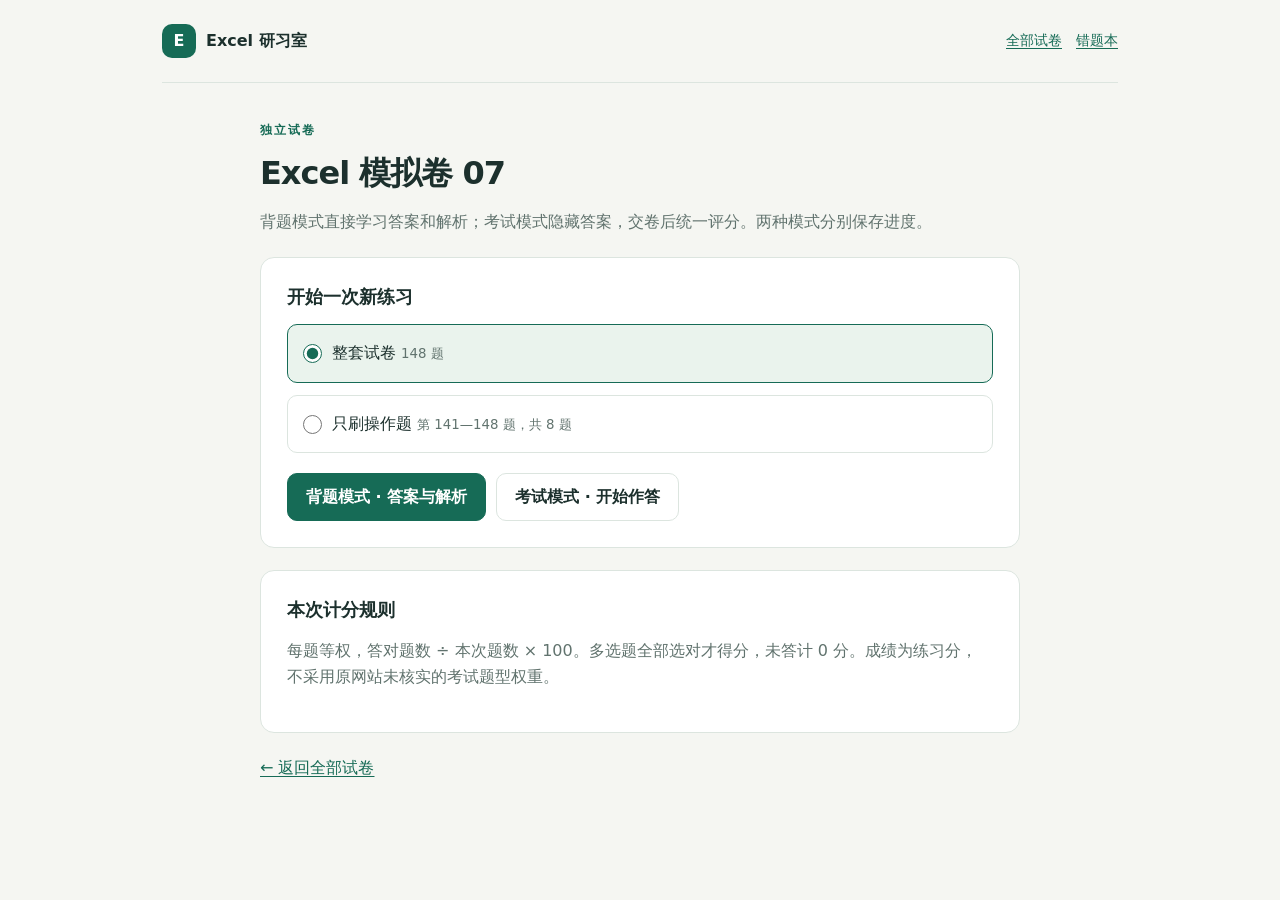
<file: papers/p07.html>
<!doctype html><html lang="zh-CN"><head><meta charset="utf-8"><meta name="viewport" content="width=device-width, initial-scale=1, viewport-fit=cover"><meta name="theme-color" content="#166b56"><meta name="apple-mobile-web-app-capable" content="yes"><meta name="apple-mobile-web-app-title" content="Excel研习室"><meta name="description" content="研究生Excel手机刷题，独立试卷、交卷计分、进度自动保存与错题重刷。"><link rel="manifest" href="../manifest.webmanifest"><link rel="icon" href="../icon.svg" type="image/svg+xml"><title>Excel 模拟卷 07 · Excel研习室</title><style>:root{--ink:#1c302d;--muted:#61736e;--brand:#166b56;--soft:#eaf3ed;--paper:#fff;--bg:#f5f6f2;--line:#dce5df;--bad:#a83d34;--bad-bg:#fff1ef;--warm:#b67425}*{box-sizing:border-box}html{scroll-behavior:smooth}body{margin:0;background:var(--bg);color:var(--ink);font:16px/1.65 system-ui,-apple-system,"PingFang SC","Microsoft YaHei",sans-serif}button,input,a{touch-action:manipulation}button,a{ -webkit-tap-highlight-color:transparent}button{font:inherit;cursor:pointer}button:disabled{opacity:.45;cursor:default}a{color:var(--brand);text-underline-offset:3px}button:focus-visible,a:focus-visible,input:focus-visible,summary:focus-visible{outline:3px solid #d6a850;outline-offset:3px}h1,h2,h3,p{margin-top:0}h1{font-size:clamp(28px,5.5vw,42px);line-height:1.25;letter-spacing:-1px;margin-bottom:16px}h2{font-size:22px;line-height:1.4}h3{font-size:17px}small,.muted{color:var(--muted)}.shell{max-width:1000px;margin:auto;padding:0 22px}.topbar{display:flex;align-items:center;justify-content:space-between;gap:16px;padding:24px 0;border-bottom:1px solid var(--line)}.brand{display:inline-flex;align-items:center;gap:10px;font-weight:750;text-decoration:none;color:var(--ink)}.mark{height:34px;width:34px;background:var(--brand);color:white;display:grid;place-items:center;border-radius:10px;font-weight:800}.toplinks{display:flex;align-items:center;gap:14px;font-size:14px}.hero{padding:45px 0 30px;display:grid;grid-template-columns:1fr auto;gap:24px;align-items:end}.eyebrow{font-size:12px;font-weight:750;letter-spacing:2px;color:var(--brand);margin-bottom:12px}.hero p{max-width:580px;margin-bottom:0;color:var(--muted)}.hero-count{font-size:44px;line-height:1.1;font-weight:750;color:var(--brand);text-align:right}.hero-count span{display:block;font-size:13px;font-weight:400;color:var(--muted);margin-top:9px}.stats{display:flex;gap:28px;border-top:1px solid var(--line);border-bottom:1px solid var(--line);padding:22px 0;margin:0 0 28px}.stats strong{font-size:24px;display:block;font-variant-numeric:tabular-nums}.stats span{font-size:13px;color:var(--muted)}.wrong-banner{background:var(--brand);color:white;display:flex;justify-content:space-between;align-items:center;gap:18px;padding:24px;border-radius:16px;margin:26px 0 36px}.wrong-banner p{margin:4px 0 0;color:#d9ebe1;font-size:14px}.wrong-banner h2{margin:0;font-size:21px}.wrong-banner a{white-space:nowrap;color:var(--brand);background:white;padding:10px 15px;border-radius:9px;text-decoration:none;font-weight:650}.section-head{display:flex;justify-content:space-between;align-items:center;margin:20px 0 8px}.section-head h2{margin:0}.paper-list{border-top:1px solid var(--line)}.paper-row{display:grid;grid-template-columns:48px 1fr auto;gap:18px;align-items:center;padding:24px 0;border-bottom:1px solid var(--line)}.paper-no{font-size:20px;color:var(--muted);font-variant-numeric:tabular-nums}.paper-row h3{margin:0 0 5px}.paper-row p{font-size:13px;margin:0;color:var(--muted)}.paper-row a{text-decoration:none;font-weight:650}.mini-progress{height:4px;background:var(--line);margin-top:11px;border-radius:4px;max-width:240px;overflow:hidden}.mini-progress span{display:block;height:100%;background:var(--brand)}.pill{display:inline-block;padding:3px 9px;background:var(--soft);border-radius:5px;font-size:12px;color:var(--brand)}.btn{border:1px solid var(--line);background:white;border-radius:10px;padding:12px 18px;min-height:46px;color:var(--ink);font-weight:650;text-decoration:none;display:inline-flex;justify-content:center;align-items:center;gap:6px;line-height:1.4}.btn.primary{background:var(--brand);color:white;border-color:var(--brand)}.btn.quiet{background:transparent;border-color:transparent;padding:8px 6px;color:var(--muted)}.btn.danger{color:var(--bad)}.btn.small{font-size:13px;min-height:38px;padding:8px 12px}.actions{display:flex;gap:10px;flex-wrap:wrap;margin-top:20px}.footnote{font-size:12px;color:var(--muted);padding:30px 0 40px}.backup{padding-top:24px;display:flex;gap:8px;align-items:center;flex-wrap:wrap}.backup small{flex-basis:100%}.notice{background:#fff5df;border:1px solid #ead19c;color:#6a4c1b;padding:13px;border-radius:8px;margin:12px 0;font-size:13px}.hidden{display:none!important}.intro{max-width:760px;padding:38px 0}.intro h1{font-size:32px}.panel{background:white;padding:26px;border:1px solid var(--line);border-radius:14px;margin:22px 0}.panel h2{font-size:18px}.rules{padding-left:20px;color:var(--muted);font-size:14px}.rules li{margin:8px 0}.choice{display:block;cursor:pointer;border:1px solid var(--line);border-radius:10px;padding:15px;margin:12px 0}.choice:has(input:checked){border-color:var(--brand);background:var(--soft)}input[type=radio],input[type=checkbox]{accent-color:var(--brand);width:19px;height:19px;margin:0 10px 0 0;vertical-align:middle}.quiz-head{position:sticky;top:0;background:rgba(245,246,242,.97);z-index:2;border-bottom:1px solid var(--line);padding:14px 0}.quiz-head-row{display:flex;gap:12px;align-items:center;justify-content:space-between}.quiz-title{font-size:14px;font-weight:650}.quiz-meta{font-size:12px;color:var(--muted);font-variant-numeric:tabular-nums}.progress-track{height:4px;background:var(--line);border-radius:4px;margin-top:11px;overflow:hidden}.progress-track>span{display:block;height:100%;background:var(--brand)}.question-wrap{max-width:760px;padding:28px 0 130px}.q-label{display:flex;align-items:center;gap:9px;margin-bottom:16px}.q-label .number{font-size:24px;font-weight:750}.q-source{font-size:12px;color:var(--muted);margin-bottom:10px}.question-text{font-size:18px;line-height:1.85;overflow-wrap:anywhere;margin-bottom:24px}.question-text p{margin:0 0 10px}.question-text img{max-width:100%;height:auto}.options{display:grid;gap:12px}.option{display:flex;align-items:flex-start;gap:12px;background:white;border:1.5px solid var(--line);border-radius:12px;padding:16px;min-height:58px;cursor:pointer;overflow:hidden}.option.selected{border-color:var(--brand);background:var(--soft)}.option.is-correct{border-color:var(--brand);background:var(--soft)}.option.is-wrong{border-color:var(--bad);background:var(--bad-bg)}.option input{flex:0 0 auto;margin-top:5px}.option-letter{flex:0 0 22px;font-weight:750}.option-content{flex:1;min-width:0;overflow-wrap:anywhere}.option-content p{margin:0}.option-content img{display:block;max-width:100%;height:auto;margin:8px 0}.option-content table{max-width:100%;overflow:auto}.option-tag{font-size:11px;color:var(--brand);white-space:nowrap}.dataset{padding:14px 16px;border:1px solid var(--line);border-radius:10px;background:#edf3ee;margin-bottom:22px;font-size:13px}.dataset summary{cursor:pointer;font-weight:650}.dataset p{white-space:pre-line;margin:12px 0}.dataset a{display:block;padding:8px 0}.nav-bottom{position:fixed;bottom:0;left:0;right:0;z-index:3;background:rgba(255,255,255,.98);border-top:1px solid var(--line);padding:12px 20px calc(12px + env(safe-area-inset-bottom));display:flex;justify-content:center;gap:10px}.nav-bottom .btn{max-width:200px;flex:1}.nav-bottom .btn.quiet{max-width:80px}.review-note{padding:18px;background:var(--soft);border-radius:10px;margin-top:22px}.review-note.wrong{background:var(--bad-bg)}.review-note p{margin:0}.result{text-align:center;max-width:760px;padding:35px 0}.score{font-size:72px;line-height:1.1;font-weight:780;letter-spacing:-3px;color:var(--brand);margin:24px 0 6px;font-variant-numeric:tabular-nums}.score small{font-size:16px;letter-spacing:0}.result .stats{justify-content:center;margin-top:28px}.result .actions{justify-content:center}.result-rule{font-size:13px;color:var(--muted)}.saved-note{padding:16px;text-align:left;background:var(--soft);border-radius:12px;margin-top:26px;font-size:14px}.review-toolbar{display:flex;justify-content:space-between;align-items:center;gap:12px;margin-bottom:20px}.history-list{margin-top:12px}.wrong-item{display:grid;grid-template-columns:1fr auto;gap:12px;align-items:center;padding:18px 0;border-bottom:1px solid var(--line);font-size:14px}.wrong-item p{margin:6px 0 0;color:var(--muted);font-size:12px}.wrong-item strong{display:block}.wrong-stats{display:flex;gap:10px;flex-wrap:wrap}.wrong-stats .pill{padding:7px 12px}dialog{border:1px solid var(--line);border-radius:16px;padding:24px;max-width:650px;width:calc(100% - 32px);max-height:85dvh;color:var(--ink)}dialog::backdrop{background:rgba(16,33,28,.4)}dialog h2{margin:0 0 12px}.dialog-head{display:flex;align-items:center;justify-content:space-between;margin-bottom:18px}.dialog-head h2{margin:0}.answer-grid{display:grid;grid-template-columns:repeat(7,1fr);gap:8px;max-height:55dvh;overflow:auto;padding:3px}.grid-q{border:1px solid var(--line);border-radius:8px;background:white;min-height:42px;position:relative;font-size:13px;color:var(--ink)}.grid-q.done{background:var(--soft);border-color:#9ac6b6;color:var(--brand)}.grid-q.current{outline:2px solid var(--brand);outline-offset:1px}.grid-q.bad{background:var(--bad-bg);color:var(--bad);border-color:#e4aaa3}.legend{font-size:12px;color:var(--muted);margin:14px 0 0}.empty{padding:34px 0;color:var(--muted)}.toast{position:fixed;left:50%;bottom:105px;transform:translateX(-50%);background:var(--ink);color:white;border-radius:9px;padding:10px 18px;z-index:8;font-size:13px;max-width:90%;text-align:center}table{border-collapse:collapse}td,th{border:1px solid var(--line);padding:5px}#home main{padding-bottom:30px}@media(min-width:800px){.paper-list{display:grid;grid-template-columns:1fr 1fr;column-gap:35px}.paper-row{grid-template-columns:40px 1fr auto;gap:12px}.paper-row:last-child:nth-child(odd){grid-column:1/-1}.question-wrap,.intro,.result{margin:auto}}@media(max-width:560px){.shell{padding:0 18px}.topbar{padding:17px 0}.toplinks{font-size:12px;gap:10px}.hero{padding:30px 0 22px;grid-template-columns:1fr}.hero-count{display:none}.hero h1{font-size:32px}.hero p{font-size:14px}.stats{gap:25px;padding:18px 0}.wrong-banner{padding:20px;margin-bottom:28px}.wrong-banner p{font-size:12px}.wrong-banner h2{font-size:18px}.wrong-banner a{font-size:14px;padding:9px 11px}.paper-row{padding:20px 0;grid-template-columns:32px 1fr auto;gap:10px}.paper-no{font-size:17px}.paper-row h3{font-size:15px}.paper-row p{font-size:12px}.paper-row a{font-size:13px}.panel{padding:20px}.intro{padding-top:28px}.intro h1{font-size:27px}.question-text{font-size:17px}.option{padding:14px 12px;gap:8px}.option-tag{display:none}.quiz-title{max-width:210px;white-space:nowrap;overflow:hidden;text-overflow:ellipsis}.answer-grid{grid-template-columns:repeat(6,1fr)}.result .stats{gap:32px}.wrong-item{font-size:13px}.nav-bottom{padding-left:14px;padding-right:14px}}

.explanation{margin:22px 0;padding:20px;border:1px solid #cbded5;background:#f0f7f2;border-radius:14px;line-height:1.85;overflow-wrap:anywhere}.explanation h3{margin:8px 0}.explanation p{white-space:pre-line}.explanation small{color:#5c6f66}.memory-tip{background:white;border-left:3px solid #166b56;padding:12px;margin:16px 0}.explanation-warning{background:#fff3d8;padding:12px;border-radius:8px;color:#765515}.options>div.option{cursor:default}

.btn.danger{color:#a52e27;border-color:#d99e96;background:#fff2ef}.btn.danger:hover{background:#fce2dd}.wrong-item{flex-wrap:wrap;gap:10px}.wrong-item>div{flex:1;min-width:180px}
</style></head><body><div id="app"></div><dialog id="modal"></dialog><input type="file" id="import-file" accept="application/json,.json" hidden><script>const APP_DATA={"page":"paper","paperId":"p07","papers":[{"id":"p07","title":"Excel 模拟卷 07","originalTitle":"26模拟试卷(Excel) -07","source":"https://www.zlbbda.com.cn/studysome/exercise?testPapeId=173","questions":[{"number":1,"type":"判断题","book":"《大数据分析素养》","chapter":1,"question":"定量数据的收集、处理和分析过程遵循一定的规范和程序，确保了数据的准确性和可比性（  ）。","answer":["A"],"dataset_description":null,"id":"p07:1","paperId":"p07","paperTitle":"Excel 模拟卷 07","question_html":"\u003cp>\u003cspan>定量数据的收集、处理和分析过程遵循一定的规范和程序，确保了数据的准确性和可比性\u003c/span>\u003cspan>（ &nbsp;）\u003c/span>\u003cspan>。\u003c/span>\u003c/p>","options":[{"label":"A","html":"\u003cp>正确\u003c/p>"},{"label":"B","html":"\u003cp>错误\u003c/p>"}],"explanation":{"topic":"测量尺度与变量类型","paragraphs":["定类只分组，无天然顺序，如职业、血型；定序可排序，但等级间差距不能当成等距，如满意度和产品等级。给类别编数字不会自动把它变成可做算术的定量数据。","定距有相等单位间隔，但零点人为，如摄氏温度和日历年份，可解释差值，不能说20℃是10℃的两倍热。定比还具有绝对零点，如长度、重量、收入，可比较倍数。","测量层次从低到高为定类→定序→定距→定比。高层次可降级处理，反过来不行；定量变量还分离散型与连续型。","本题原站判断为“正确”。核对时注意题干中的否定、范围和适用条件，按上面的知识点理解，不只记字母。"],"tip":"类只分、序能排、距可减、比可乘除。","source":""},"attachments":[]},{"number":2,"type":"判断题","book":"《大数据分析素养》","chapter":2,"question":"业务指标的用户、行为和产品维度指标共同构成了评估业务表现的重要框架（  ）。","answer":["A"],"dataset_description":null,"id":"p07:2","paperId":"p07","paperTitle":"Excel 模拟卷 07","question_html":"\u003cp>\u003cspan>业务指标的用户、行为和产品维度指标共同构成了评估业务表现的重要框架\u003c/span>\u003cspan>（ &nbsp;）\u003c/span>。\u003c/p>","options":[{"label":"A","html":"\u003cp>正确\u003c/p>"},{"label":"B","html":"\u003cp>错误\u003c/p>"}],"explanation":{"topic":"本题解析","paragraphs":["用户、行为、产品分别刻画对象、过程和业务载体，联合起来能解释谁在什么产品上发生何种行为，题干正确。"],"warning":""},"attachments":[]},{"number":3,"type":"判断题","book":"《大数据分析素养》","chapter":2,"question":"科特勒认为企业应该将市场细分为不同的市场片段，选择目标市场并确定定位策略（  ）。","answer":["A"],"dataset_description":null,"id":"p07:3","paperId":"p07","paperTitle":"Excel 模拟卷 07","question_html":"\u003cp>\u003cspan>科特勒认为企业应该将市场细分为不同的市场片段，选择目标市场并确定定位策略（ &nbsp;）。\u003c/span>\u003c/p>","options":[{"label":"A","html":"\u003cp>正确\u003c/p>"},{"label":"B","html":"\u003cp>错误\u003c/p>"}],"explanation":{"topic":"本题解析","paragraphs":["这是 STP：先细分市场 S，再选择目标市场 T，最后形成定位 P，题干正确。"],"warning":""},"attachments":[]},{"number":4,"type":"判断题","book":"《大数据分析素养》","chapter":2,"question":"业务指标之间应具有矛盾性（  ）。","answer":["B"],"dataset_description":null,"id":"p07:4","paperId":"p07","paperTitle":"Excel 模拟卷 07","question_html":"\u003cp>\u003cspan>业务指标之间应具有矛盾性\u003c/span>\u003cspan>（ &nbsp;）\u003c/span>\u003cspan>。\u003c/span>\u003c/p>","options":[{"label":"A","html":"\u003cp>正确\u003c/p>"},{"label":"B","html":"\u003cp>错误\u003c/p>"}],"explanation":{"topic":"本题解析","paragraphs":["指标体系应在目标、定义和计算关系上协调一致，不能以相互矛盾为设计原则，因此判错。"],"warning":""},"attachments":[]},{"number":5,"type":"判断题","book":"《大数据分析素养》","chapter":2,"question":"独立访客数是行为指标（  ）。","answer":["A"],"dataset_description":null,"id":"p07:5","paperId":"p07","paperTitle":"Excel 模拟卷 07","question_html":"\u003cp>\u003cspan>独立访客数是行为指标\u003c/span>\u003cspan>（ &nbsp;）\u003c/span>。\u003c/p>","options":[{"label":"A","html":"\u003cp>正确\u003c/p>"},{"label":"B","html":"\u003cp>错误\u003c/p>"}],"explanation":{"topic":"本题解析","paragraphs":["独立访客数 UV 统计期间内发生访问行为的去重用户规模，题库据此归为行为指标，判对。"],"warning":""},"attachments":[]},{"number":6,"type":"判断题","book":"《大数据分析素养》","chapter":2,"question":"企业需要持续监测市场环境的变化和竞争对手的动态，及时调整竞争策略以应对市场挑战（  ）。","answer":["A"],"dataset_description":null,"id":"p07:6","paperId":"p07","paperTitle":"Excel 模拟卷 07","question_html":"\u003cp>\u003cspan>企业需要持续监测市场环境的变化和竞争对手的动态，及时调整竞争策略以应对市场挑战\u003c/span>\u003cspan>（ &nbsp;）\u003c/span>\u003cspan>。\u003c/span>\u003c/p>","options":[{"label":"A","html":"\u003cp>正确\u003c/p>"},{"label":"B","html":"\u003cp>错误\u003c/p>"}],"explanation":{"topic":"本题解析","paragraphs":["市场环境和对手策略会变化，持续监测可及时发现威胁和机会、修正竞争策略，题干正确。"],"warning":""},"attachments":[]},{"number":7,"type":"判断题","book":"《大数据分析素养》","chapter":2,"question":"情景分析法认为未来可能存在一种情景（  ）。","answer":["B"],"dataset_description":null,"id":"p07:7","paperId":"p07","paperTitle":"Excel 模拟卷 07","question_html":"\u003cp>\u003cspan>情景分析法认为未来可能存在一种情景\u003c/span>\u003cspan>（ &nbsp;）。\u003c/span>\u003c/p>","options":[{"label":"A","html":"\u003cp>正确\u003c/p>"},{"label":"B","html":"\u003cp>错误\u003c/p>"}],"explanation":{"topic":"本题解析","paragraphs":["情景分析的要点是构造多个可能未来，比较不同条件下的影响，而非认定只有一种情景，所以判错。"],"warning":""},"attachments":[]},{"number":8,"type":"判断题","book":"《大数据分析素养》","chapter":3,"question":"竞争对手信息和市场报告有助于企业拓宽信息来源渠道,属于内部数据（  ）。","answer":["B"],"dataset_description":null,"id":"p07:8","paperId":"p07","paperTitle":"Excel 模拟卷 07","question_html":"\u003cp>\u003cspan>竞争对手信息和市场报告有助于企业拓宽信息来源渠道\u003c/span>\u003cspan>,属于内部数据\u003c/span>\u003cspan>（ &nbsp;）。\u003c/span>\u003c/p>","options":[{"label":"A","html":"\u003cp>正确\u003c/p>"},{"label":"B","html":"\u003cp>错误\u003c/p>"}],"explanation":{"topic":"企业内外部数据与调查资料","paragraphs":["企业内部数据来自日常经营管理，如销售、财务、人事、物流和客户交易；外部数据来自政府、行业协会、竞争者、公开媒体或外部市场研究。结构化或非结构化都可能出现在任一来源。","内部利益相关者通常包含员工、管理层、股东等，消费者、供应商和监管者通常属于外部利益相关者。具体归类应结合关系而不是数据是否放在公司电脑。","一手资料为围绕本次问题直接收集的数据，二手资料是已有资料的再利用。观察法记录实际行为但不一定揭示动机，调查需注意目的、对象、偏差及合法合规。","本题原站判断为“错误”。核对时注意题干中的否定、范围和适用条件，按上面的知识点理解，不只记字母。"],"tip":"内部看业务产生地；一手看是否为本次调查直接获取。","source":""},"attachments":[]},{"number":9,"type":"判断题","book":"《大数据分析素养》","chapter":3,"question":"在数据图形中，分类属性通常用于确定图形的不同部分（  ）。","answer":["A"],"dataset_description":null,"id":"p07:9","paperId":"p07","paperTitle":"Excel 模拟卷 07","question_html":"\u003cp>\u003cspan>在数据图形中，分类属性通常用于确定图形的不同部分\u003c/span>\u003cspan>（ &nbsp;）。\u003c/span>\u003c/p>","options":[{"label":"A","html":"\u003cp>正确\u003c/p>"},{"label":"B","html":"\u003cp>错误\u003c/p>"}],"explanation":{"topic":"图表选择与可视化","paragraphs":["比较不同类别的数量通常用条形或柱形图，条长表示数值，类别由坐标或标签区分；观察时间趋势通常用折线图；看两数值变量关系用散点图，每个点是一对观测。","直方图对连续数值分组，柱面积反映频数或频率；组距不等时需看密度而非只看高度。箱线图展示中位数、四分位数与离群情况；热力图以颜色编码矩阵数值。","饼图看同一整体内各部分占比，总体通常为100%，类别太多或小比例太多不利辨认。任何图表都不能单独证明广告造成销售上升等因果关系，坐标范围与尺度也要核对。","本题原站判断为“正确”。核对时注意题干中的否定、范围和适用条件，按上面的知识点理解，不只记字母。"],"tip":"趋势线、类别柱、占比饼、关系点、分布直方/箱线。","source":""},"attachments":[]},{"number":10,"type":"判断题","book":"《大数据分析素养》","chapter":3,"question":"数据清洗是对原始数据进行系统性识别、审查和更正的过程，以消除数据中的噪声、错误、不一致性和冗余，提高数据的质量和准确性（  ）。","answer":["A"],"dataset_description":null,"id":"p07:10","paperId":"p07","paperTitle":"Excel 模拟卷 07","question_html":"\u003cp>\u003cspan>数据清洗是对原始数据进行系统性识别、审查和更正的过程，以消除数据中的噪声、错误、不一致性和冗余，提高数据的质量和准确性\u003c/span>\u003cspan>（ &nbsp;）。\u003c/span>\u003c/p>","options":[{"label":"A","html":"\u003cp>正确\u003c/p>"},{"label":"B","html":"\u003cp>错误\u003c/p>"}],"explanation":{"topic":"点估计与估计量的优良性","paragraphs":["点估计用一个样本统计量估计未知总体参数；估计量是抽样前的随机函数，估计值是代入这一次样本后得到的数。区间估计进一步表达抽样不确定性。","无偏性指 E(θ̂)=θ；有效性常在无偏估计量间比较方差，方差小的更稳定；一致性指 n 增大时 θ̂ 依概率趋近 θ；充分性指统计量保留了样本中关于参数的全部信息。","一致性不能仅由“方差趋于0”无条件推出，还需偏差等条件；固定样本的一个估计值也不能称为“必然等于参数”。","本题原站判断为“正确”。核对时注意题干中的否定、范围和适用条件，按上面的知识点理解，不只记字母。"],"tip":"无偏看期望，有效看方差，一致看大样本趋近。","source":"https://www.itl.nist.gov/div898/handbook/"},"attachments":[]},{"number":11,"type":"判断题","book":"《大数据分析素养》","chapter":3,"question":"确定两个或多个变量之间的关联程度属于相关性分析（  ）。","answer":["A"],"dataset_description":null,"id":"p07:11","paperId":"p07","paperTitle":"Excel 模拟卷 07","question_html":"\u003cp>\u003cspan>确定两个或多个变量之间的关联程度属于相关性分析\u003c/span>\u003cspan>（ &nbsp;）。\u003c/span>\u003c/p>","options":[{"label":"A","html":"\u003cp>正确\u003c/p>"},{"label":"B","html":"\u003cp>错误\u003c/p>"}],"explanation":{"topic":"相关性分析的目标","paragraphs":["相关性分析研究变量共同变化的方向和关联程度，例如用皮尔逊 r 描述两个数值变量的线性关系，因此题干正确。","关联分析不等于因果推断；零线性相关也不一定代表没有任何非线性关系。"],"warning":""},"attachments":[]},{"number":12,"type":"判断题","book":"《大数据分析素养》","chapter":3,"question":"通过条形图，可以迅速识别出数据中的最大值、最小值、中位数以及数据的整体分布情况（  ）。","answer":["B"],"dataset_description":null,"id":"p07:12","paperId":"p07","paperTitle":"Excel 模拟卷 07","question_html":"\u003cp>\u003cspan>通过条形图，可以迅速识别出数据中的最大值、最小值、中位数以及数据的整体分布情况\u003c/span>\u003cspan>（ &nbsp;）。\u003c/span>\u003c/p>","options":[{"label":"A","html":"\u003cp>正确\u003c/p>"},{"label":"B","html":"\u003cp>错误\u003c/p>"}],"explanation":{"topic":"集中趋势、位置与离散程度","paragraphs":["均值、中位数、众数描述中心位置；极差、方差、标准差、四分位距描述离散程度。均值利用全部数值但易受极端值影响，中位数和四分位数对极端值较稳健，偏态数据常优先看中位数。","将数据排序后，奇数个取中间值，偶数个取中间两个的平均数；众数是频数最多的值，可能不唯一；极差=最大值−最小值，方差=标准差²。","偏度衡量不对称，正偏为右长尾、负偏为左长尾；峰度反映尾部及极端值特征。正态分布的普通峰度为3、超额峰度为0，须先分清定义。","本题原站判断为“错误”。核对时注意题干中的否定、范围和适用条件，按上面的知识点理解，不只记字母。"],"tip":"中心看均值/中位数/众数；分散看差；形状看偏峰。","source":"https://www.itl.nist.gov/div898/handbook/"},"attachments":[]},{"number":13,"type":"判断题","book":"《大数据分析素养》","chapter":3,"question":"饼图用于展示一个整体中各个部分所占的比例（  ）。","answer":["A"],"dataset_description":null,"id":"p07:13","paperId":"p07","paperTitle":"Excel 模拟卷 07","question_html":"\u003cp>\u003cspan>饼图用于展示一个整体中各个部分所占的比例\u003c/span>\u003cspan>（ &nbsp;）。\u003c/span>\u003c/p>","options":[{"label":"A","html":"\u003cp>正确\u003c/p>"},{"label":"B","html":"\u003cp>错误\u003c/p>"}],"explanation":{"topic":"图表选择与可视化","paragraphs":["比较不同类别的数量通常用条形或柱形图，条长表示数值，类别由坐标或标签区分；观察时间趋势通常用折线图；看两数值变量关系用散点图，每个点是一对观测。","直方图对连续数值分组，柱面积反映频数或频率；组距不等时需看密度而非只看高度。箱线图展示中位数、四分位数与离群情况；热力图以颜色编码矩阵数值。","饼图看同一整体内各部分占比，总体通常为100%，类别太多或小比例太多不利辨认。任何图表都不能单独证明广告造成销售上升等因果关系，坐标范围与尺度也要核对。","本题原站判断为“正确”。核对时注意题干中的否定、范围和适用条件，按上面的知识点理解，不只记字母。"],"tip":"趋势线、类别柱、占比饼、关系点、分布直方/箱线。","source":""},"attachments":[]},{"number":14,"type":"判断题","book":"《大数据分析素养》","chapter":4,"question":"温度的0°C是绝对零点（  ）。","answer":["B"],"dataset_description":null,"id":"p07:14","paperId":"p07","paperTitle":"Excel 模拟卷 07","question_html":"\u003cp>\u003cspan>温度的0°C是绝对零点\u003c/span>\u003cspan>（ &nbsp;）。\u003c/span>\u003c/p>","options":[{"label":"A","html":"\u003cp>正确\u003c/p>"},{"label":"B","html":"\u003cp>错误\u003c/p>"}],"explanation":{"topic":"摄氏温标与绝对零点","paragraphs":["摄氏0°C 是摄氏温标的参考点，不是热力学的绝对零点；绝对零点为0 K，约等于−273.15°C。","摄氏温度属于区间尺度，温差有意义，但不能说20°C 的热程度是10°C 的两倍，因此题干错误。"],"warning":""},"attachments":[]},{"number":15,"type":"判断题","book":"《大数据分析素养》","chapter":4,"question":"计划完成程度相对指标属于同一总体内部之比的相对指标（  ）。","answer":["A"],"dataset_description":null,"id":"p07:15","paperId":"p07","paperTitle":"Excel 模拟卷 07","question_html":"\u003cp>\u003cspan>计划完成程度相对指标属于同一总体内部之比的相对指标\u003c/span>\u003cspan>（ &nbsp;）。\u003c/span>\u003c/p>","options":[{"label":"A","html":"\u003cp>正确\u003c/p>"},{"label":"B","html":"\u003cp>错误\u003c/p>"}],"explanation":{"topic":"相对指标和统计指数","paragraphs":["结构相对数=部分/总体，比例相对数=同一总体不同部分相互比较；比较相对数比较同一时期不同对象的同类指标；动态相对数比较同一对象不同时期的同类指标。","强度相对数以两个有关但性质不同的总量相除，如人口密度、人均产量，常有“人/平方公里、千克/人”等复合单位，并非所有相对数都是无名数。","计划完成程度=实际/计划×100%。对越大越好的指标超过100%常表示超额；对成本、能耗等越低越好的指标，不能机械认为超过100%就好。恩格尔系数降低表示食品支出占比降低，不能单凭它推断食品支出绝对额下降。","本题原站判断为“正确”。核对时注意题干中的否定、范围和适用条件，按上面的知识点理解，不只记字母。"],"tip":"结构部分比整体，比例部分比部分；计划要看指标方向。","source":""},"attachments":[]},{"number":16,"type":"判断题","book":"《大数据分析素养》","chapter":4,"question":"定距尺度没有绝对零点（  ）。","answer":["A"],"dataset_description":null,"id":"p07:16","paperId":"p07","paperTitle":"Excel 模拟卷 07","question_html":"\u003cp>\u003cspan>定距尺度没有绝对零点\u003c/span>\u003cspan>（ &nbsp;）。\u003c/span>\u003c/p>","options":[{"label":"A","html":"\u003cp>正确\u003c/p>"},{"label":"B","html":"\u003cp>错误\u003c/p>"}],"explanation":{"topic":"测量尺度与变量类型","paragraphs":["定类只分组，无天然顺序，如职业、血型；定序可排序，但等级间差距不能当成等距，如满意度和产品等级。给类别编数字不会自动把它变成可做算术的定量数据。","定距有相等单位间隔，但零点人为，如摄氏温度和日历年份，可解释差值，不能说20℃是10℃的两倍热。定比还具有绝对零点，如长度、重量、收入，可比较倍数。","测量层次从低到高为定类→定序→定距→定比。高层次可降级处理，反过来不行；定量变量还分离散型与连续型。","本题原站判断为“正确”。核对时注意题干中的否定、范围和适用条件，按上面的知识点理解，不只记字母。"],"tip":"类只分、序能排、距可减、比可乘除。","source":""},"attachments":[]},{"number":17,"type":"判断题","book":"《大数据分析素养》","chapter":4,"question":"定量变量描述的是具有顺序、可计量的数值（  ）。","answer":["A"],"dataset_description":null,"id":"p07:17","paperId":"p07","paperTitle":"Excel 模拟卷 07","question_html":"\u003cp>\u003cspan>定量变量描述的是具有顺序、可计量的数值\u003c/span>\u003cspan>（ &nbsp;）。\u003c/span>\u003c/p>","options":[{"label":"A","html":"\u003cp>正确\u003c/p>"},{"label":"B","html":"\u003cp>错误\u003c/p>"}],"explanation":{"topic":"测量尺度与变量类型","paragraphs":["定类只分组，无天然顺序，如职业、血型；定序可排序，但等级间差距不能当成等距，如满意度和产品等级。给类别编数字不会自动把它变成可做算术的定量数据。","定距有相等单位间隔，但零点人为，如摄氏温度和日历年份，可解释差值，不能说20℃是10℃的两倍热。定比还具有绝对零点，如长度、重量、收入，可比较倍数。","测量层次从低到高为定类→定序→定距→定比。高层次可降级处理，反过来不行；定量变量还分离散型与连续型。","本题原站判断为“正确”。核对时注意题干中的否定、范围和适用条件，按上面的知识点理解，不只记字母。"],"tip":"类只分、序能排、距可减、比可乘除。","source":""},"attachments":[]},{"number":18,"type":"判断题","book":"《大数据分析素养》","chapter":5,"question":"卡方分布是一个正偏态分布（ ）。","answer":["A"],"dataset_description":null,"id":"p07:18","paperId":"p07","paperTitle":"Excel 模拟卷 07","question_html":"\u003cp>\u003cspan>卡方分布是一个正偏态分布\u003c/span>\u003cspan>（ ）\u003c/span>\u003cspan>。\u003c/span>\u003c/p>","options":[{"label":"A","html":"\u003cp>正确\u003c/p>"},{"label":"B","html":"\u003cp>错误\u003c/p>"}],"explanation":{"topic":"卡方分布与卡方检验","paragraphs":["ν 个独立标准正态变量的平方和服从 χ²(ν)。取值非负，期望是 ν，方差是 2ν；形状随自由度改变，自由度大时逐渐接近正态。","正态总体方差检验用 (n−1)s²/σ₀²，自由度 n−1；r×c 列联表独立性检验的自由度为 (r−1)(c−1)。不同任务的自由度不能混用。","拟合优度和独立性检验中，χ²=Σ(观察频数−期望频数)²/期望频数。值越大通常表示偏离越明显，p 值足够小时拒绝原假设；总体方差检验的拒绝域则按备择假设确定。","本题原站判断为“正确”。核对时注意题干中的否定、范围和适用条件，按上面的知识点理解，不只记字母。"],"tip":"卡方：均值 ν，方差 2ν；独立性 df=(行−1)(列−1)。","source":"https://www.itl.nist.gov/div898/handbook/"},"attachments":[]},{"number":19,"type":"判断题","book":"《大数据分析素养》","chapter":5,"question":"随着样本容量的增加,样本平均数分布的方差趋小（  ）。","answer":["A"],"dataset_description":null,"id":"p07:19","paperId":"p07","paperTitle":"Excel 模拟卷 07","question_html":"\u003cp>\u003cspan>随着样本容量的增加,样本平均数分布的方差趋小\u003c/span>\u003cspan>（ &nbsp;）\u003c/span>\u003cspan>。\u003c/span>\u003c/p>","options":[{"label":"A","html":"\u003cp>正确\u003c/p>"},{"label":"B","html":"\u003cp>错误\u003c/p>"}],"explanation":{"topic":"样本均值的抽样分布","paragraphs":["对于独立同分布样本，E(X̄)=μ，Var(X̄)=σ²/n，标准误 SE(X̄)=σ/√n。因此增加样本量不会改变均值的期望，却会缩小标准误。","总体正态时，任意 n 的样本均值都正态；总体非正态时，需要中心极限定理的适用条件和足够大的样本，才能近似正态。并非所有“样本统计量”都会正态。","本题原站判断为“正确”。核对时注意题干中的否定、范围和适用条件，按上面的知识点理解，不只记字母。"],"tip":"期望不变，方差除以 n，标准误除以 √n。","source":"https://www.itl.nist.gov/div898/handbook/"},"attachments":[]},{"number":20,"type":"判断题","book":"《大数据分析素养》","chapter":5,"question":"秩统计量依赖总体分布有关（  ）。","answer":["B"],"dataset_description":null,"id":"p07:20","paperId":"p07","paperTitle":"Excel 模拟卷 07","question_html":"\u003cp>\u003cspan>秩统计量依赖总体分布有关\u003c/span>\u003cspan>（ &nbsp;）\u003c/span>\u003cspan>。\u003c/span>\u003c/p>","options":[{"label":"A","html":"\u003cp>正确\u003c/p>"},{"label":"B","html":"\u003cp>错误\u003c/p>"}],"explanation":{"topic":"总体、样本、参数与统计量","paragraphs":["总体是研究目标所涉及的全部单位，样本是从其中抽取的一部分单位。参数概括总体，例如总体均值 μ；统计量是样本的函数，例如样本均值 X̄，不能在统计量定义中含未知总体参数。","对一个确定总体，参数固定但通常未知；抽样前统计量具有随机性，抽样后算出的统计量值确定。换样本可能得到不同值，但也可能恰好相同。","统计量的抽样分布指重复抽样下该统计量所有可能取值的概率分布，不是样本内每个观测值的分布。","本题原站判断为“错误”。核对时注意题干中的否定、范围和适用条件，按上面的知识点理解，不只记字母。"],"tip":"总体用参数，样本用统计量；固定未知≠已知。","source":"https://www.itl.nist.gov/div898/handbook/"},"attachments":[]},{"number":21,"type":"判断题","book":"《大数据分析素养》","chapter":5,"question":"统计上一般认为大于30个样本数就是大样本（  ）。","answer":["A"],"dataset_description":null,"id":"p07:21","paperId":"p07","paperTitle":"Excel 模拟卷 07","question_html":"\u003cp>\u003cspan>统计上一般认为大于30个样本数就是大样本\u003c/span>\u003cspan>（ &nbsp;）。\u003c/span>\u003c/p>","options":[{"label":"A","html":"\u003cp>正确\u003c/p>"},{"label":"B","html":"\u003cp>错误\u003c/p>"}],"explanation":{"topic":"大样本的常用经验口径","paragraphs":["入门统计教材常用样本量约30作为大小样本的经验分界，因此题库将“大于30为大样本”判为正确。","这只是经验说法，不能保证任意分布在 n>30 后都满足正态近似；偏态、重尾、依赖性及估计对象仍会影响所需样本量。"],"warning":""},"attachments":[]},{"number":22,"type":"判断题","book":"《大数据分析素养》","chapter":5,"question":"多阶段抽样是先从总体中抽取若干初级单位，再从被抽中的初级单位中抽取次级单位，依此类推的抽样组织形式（ ）。","answer":["A"],"dataset_description":null,"id":"p07:22","paperId":"p07","paperTitle":"Excel 模拟卷 07","question_html":"\u003cp>多阶段抽样是先从总体中抽取若干初级单位，再从被抽中的初级单位中抽取次级单位，依此类推的抽样组织形式（ ）。\u003c/p>","options":[{"label":"A","html":"\u003cp>正确\u003c/p>"},{"label":"B","html":"\u003cp>错误\u003c/p>"}],"explanation":{"topic":"多阶段抽样","paragraphs":["多阶段抽样逐级抽取单位，例如先抽学校，再从抽中学校抽学生。不同阶段的抽样单位和方法可以不同，最终个体的入样概率由各阶段共同决定。","它适合总体分散、规模很大的调查，便于组织并降低成本；缺点是设计、权重和误差计算较复杂，多级聚集也可能增加误差。","如果抽中学校内所有学生都调查，属于一次整群抽样；如果还抽一部分学生，才体现第二阶段抽取。","本题原站判断为“正确”。核对时注意题干中的否定、范围和适用条件，按上面的知识点理解，不只记字母。"],"tip":"先抽大单位，再抽小单位；每级都要有清楚的抽取规则。","source":""},"attachments":[]},{"number":23,"type":"判断题","book":"《大数据分析素养》","chapter":5,"question":"样本均值的抽样分布在形状上是非对称的（  ）。","answer":["B"],"dataset_description":null,"id":"p07:23","paperId":"p07","paperTitle":"Excel 模拟卷 07","question_html":"\u003cp>\u003cspan>样本均值的抽样分布在形状上是非对称的\u003c/span>\u003cspan>（ &nbsp;）\u003c/span>\u003cspan>。\u003c/span>\u003c/p>","options":[{"label":"A","html":"\u003cp>正确\u003c/p>"},{"label":"B","html":"\u003cp>错误\u003c/p>"}],"explanation":{"topic":"样本均值的抽样分布","paragraphs":["对于独立同分布样本，E(X̄)=μ，Var(X̄)=σ²/n，标准误 SE(X̄)=σ/√n。因此增加样本量不会改变均值的期望，却会缩小标准误。","总体正态时，任意 n 的样本均值都正态；总体非正态时，需要中心极限定理的适用条件和足够大的样本，才能近似正态。并非所有“样本统计量”都会正态。","本题原站判断为“错误”。核对时注意题干中的否定、范围和适用条件，按上面的知识点理解，不只记字母。"],"tip":"期望不变，方差除以 n，标准误除以 √n。","source":"https://www.itl.nist.gov/div898/handbook/"},"attachments":[]},{"number":24,"type":"判断题","book":"《大数据分析素养》","chapter":5,"question":"统计总体的变异性是统计分组的依据（  ）。","answer":["A"],"dataset_description":null,"id":"p07:24","paperId":"p07","paperTitle":"Excel 模拟卷 07","question_html":"\u003cp>\u003cspan>统计总体的变异性是统计分组的依据（ &nbsp;）。\u003c/span>\u003c/p>","options":[{"label":"A","html":"\u003cp>正确\u003c/p>"},{"label":"B","html":"\u003cp>错误\u003c/p>"}],"explanation":{"topic":"统计总体的特征和范围","paragraphs":["统计总体依据研究目的界定，具有同质性、大量性和差异性：单位在决定总体归属的共同属性上相同，在其他具体取值上可以不同。总体与总体单位具有相对性，研究范围变化时角色也会变化。","有限总体单位数有限且可界定；无限总体包含理论上无限多的单位。样本容量 n 是抽入的单位个数，不是均值或抽样比例。","合理样本量同时受精度、总体变异、置信水平、抽样方法、成本和研究目的影响。样本大能减少随机误差，却不能自动消除抽样框偏差和测量错误。","本题原站判断为“正确”。核对时注意题干中的否定、范围和适用条件，按上面的知识点理解，不只记字母。"],"tip":"先确定研究对象和范围，再区分“全部、个体、抽取的部分”。","source":""},"attachments":[]},{"number":25,"type":"判断题","book":"《大数据分析素养》","chapter":5,"question":"进行产品检验时，随机抽若干盒 (每盒装有若干个零件)的抽样方法属于整群抽样（  ）。","answer":["A"],"dataset_description":null,"id":"p07:25","paperId":"p07","paperTitle":"Excel 模拟卷 07","question_html":"\u003cp>\u003cspan>进行\u003c/span>产品检验\u003cspan>时，\u003c/span>\u003cspan>随机抽若干盒 (每盒装有若干个零件)的抽样方法属于整群抽样\u003c/span>\u003cspan>（ &nbsp;）\u003c/span>\u003cspan>。\u003c/span>\u003c/p>","options":[{"label":"A","html":"\u003cp>正确\u003c/p>"},{"label":"B","html":"\u003cp>错误\u003c/p>"}],"explanation":{"topic":"整群抽样","paragraphs":["把总体分成互不重叠、互不遗漏的群，以群为抽样单位随机抽取部分群，再调查抽中群内全部个体。学校、街区、工厂等自然集合经常被作为群。","优点是便于集中调查、减少交通和组织成本；群内单位相似度高时，有效信息可能少于同规模的简单随机样本，因此精度并非它的必然优势。","若群大小悬殊，可考虑与规模成比例的抽取及相应权重，不能忽略群规模导致的入样概率差异。","本题原站判断为“正确”。核对时注意题干中的否定、范围和适用条件，按上面的知识点理解，不只记字母。"],"tip":"整群省组织成本，但不保证误差最小。","source":""},"attachments":[]},{"number":26,"type":"判断题","book":"《大数据分析素养》","chapter":5,"question":"抽样误差越小，说明样本的代表性越低（  ）。","answer":["B"],"dataset_description":null,"id":"p07:26","paperId":"p07","paperTitle":"Excel 模拟卷 07","question_html":"\u003cp>\u003cspan>抽样误差越小，说明样本的代表性越低（ &nbsp;）\u003c/span>\u003cspan>。\u003c/span>\u003c/p>","options":[{"label":"A","html":"\u003cp>正确\u003c/p>"},{"label":"B","html":"\u003cp>错误\u003c/p>"}],"explanation":{"topic":"抽样误差、非抽样误差与偏倚","paragraphs":["抽样误差来自只调查总体的一部分，即使严格随机也会因抽样波动产生。样本量增大、总体变异减小、设计更合适，通常能降低随机误差，但不能保证一次估计恰好等于真值。","登记、测量、录入、计算、漏报、无回答及抽样框遗漏等属于非抽样误差；它们在普查中也可能出现。系统偏差具有方向性，不能靠单纯增加样本量抵消。","总体真值通常未知，所以本次估计与真值之间的实际误差通常也未知；实践中用标准误和误差界限评价，而非声称实际误差总能直接算出。","本题原站判断为“错误”。核对时注意题干中的否定、范围和适用条件，按上面的知识点理解，不只记字母。"],"tip":"抽样误差靠设计和样本量控制；偏差要改调查过程。","source":""},"attachments":[]},{"number":27,"type":"判断题","book":"《大数据分析素养》","chapter":5,"question":"抽样实际误差是指某一次具体抽样中,样本指标值与总体真实值之间的偏差（  ）。","answer":["A"],"dataset_description":null,"id":"p07:27","paperId":"p07","paperTitle":"Excel 模拟卷 07","question_html":"\u003cp>\u003cspan>抽样实际误差是指某一次具体抽样中,样本指标值与总体真实值之间的偏差（ &nbsp;）\u003c/span>\u003cspan>。\u003c/span>\u003c/p>","options":[{"label":"A","html":"\u003cp>正确\u003c/p>"},{"label":"B","html":"\u003cp>错误\u003c/p>"}],"explanation":{"topic":"抽样误差、非抽样误差与偏倚","paragraphs":["抽样误差来自只调查总体的一部分，即使严格随机也会因抽样波动产生。样本量增大、总体变异减小、设计更合适，通常能降低随机误差，但不能保证一次估计恰好等于真值。","登记、测量、录入、计算、漏报、无回答及抽样框遗漏等属于非抽样误差；它们在普查中也可能出现。系统偏差具有方向性，不能靠单纯增加样本量抵消。","总体真值通常未知，所以本次估计与真值之间的实际误差通常也未知；实践中用标准误和误差界限评价，而非声称实际误差总能直接算出。","本题原站判断为“正确”。核对时注意题干中的否定、范围和适用条件，按上面的知识点理解，不只记字母。"],"tip":"抽样误差靠设计和样本量控制；偏差要改调查过程。","source":""},"attachments":[]},{"number":28,"type":"判断题","book":"《大数据分析素养》","chapter":6,"question":"均值的显著性检验是指对样本均值与总体均值无差异的显著性检验（ ）。","answer":["B"],"dataset_description":null,"id":"p07:28","paperId":"p07","paperTitle":"Excel 模拟卷 07","question_html":"\u003cp>\u003cspan>均值的显著性检验是指对样本均值与总体均值无差异的显著性检验\u003c/span>\u003cspan>（ ）\u003c/span>\u003cspan>。\u003c/span>\u003c/p>","options":[{"label":"A","html":"\u003cp>正确\u003c/p>"},{"label":"B","html":"\u003cp>错误\u003c/p>"}],"explanation":{"topic":"样本均值的抽样分布","paragraphs":["对于独立同分布样本，E(X̄)=μ，Var(X̄)=σ²/n，标准误 SE(X̄)=σ/√n。因此增加样本量不会改变均值的期望，却会缩小标准误。","总体正态时，任意 n 的样本均值都正态；总体非正态时，需要中心极限定理的适用条件和足够大的样本，才能近似正态。并非所有“样本统计量”都会正态。","本题原站判断为“错误”。核对时注意题干中的否定、范围和适用条件，按上面的知识点理解，不只记字母。"],"tip":"期望不变，方差除以 n，标准误除以 √n。","source":"https://www.itl.nist.gov/div898/handbook/"},"attachments":[]},{"number":29,"type":"判断题","book":"《大数据分析素养》","chapter":6,"question":"“不能拒绝原假设”也就意味着原假设一定是正确的（ ）。","answer":["B"],"dataset_description":null,"id":"p07:29","paperId":"p07","paperTitle":"Excel 模拟卷 07","question_html":"\u003cp>\u003cspan>“不能拒绝原假设”也就意味着原假设一定是正确的\u003c/span>\u003cspan>（ ）\u003c/span>\u003cspan>。\u003c/span>\u003c/p>","options":[{"label":"A","html":"\u003cp>正确\u003c/p>"},{"label":"B","html":"\u003cp>错误\u003c/p>"}],"explanation":{"topic":"假设检验、拒绝域与 p 值","paragraphs":["先确定 H₀ 和 H₁，再预设显著性水平 α，选择在 H₀ 下分布已知或可近似的统计量，根据样本计算统计量或 p 值，最后作出拒绝或不拒绝 H₀ 的决定。","统计量应与临界值比较，p 值应与 α 比较。若 p≤α，通常拒绝 H₀；不能把统计量的数值直接与 α 比较。α 是在 H₀ 为真时允许的一类错误概率，不是“H₀ 为真的概率”。","H₁ 为“>”通常对应右尾，为“\u003c”对应左尾，为“≠”对应双尾。未拒绝 H₀ 代表证据不足，不证明 H₀ 必然为真。","本题原站判断为“错误”。核对时注意题干中的否定、范围和适用条件，按上面的知识点理解，不只记字母。"],"tip":"p 对 α，统计量对临界值；不拒绝≠证明正确。","source":"https://www.itl.nist.gov/div898/handbook/"},"attachments":[]},{"number":30,"type":"判断题","book":"《大数据分析素养》","chapter":6,"question":"统计归纳法是根据某类对象的样本具有的属性推出某类对象的全体都具有该种属性的推理方法（ ）。","answer":["A"],"dataset_description":null,"id":"p07:30","paperId":"p07","paperTitle":"Excel 模拟卷 07","question_html":"\u003cp>\u003cspan>统计归纳法是根据某类对象的样本具有的属性推出某类对象的全体都具有该种属性的推理方法（ ）\u003c/span>\u003cspan>。\u003c/span>\u003c/p>","options":[{"label":"A","html":"\u003cp>正确\u003c/p>"},{"label":"B","html":"\u003cp>错误\u003c/p>"}],"explanation":{"topic":"归纳推理与演绎推理","paragraphs":["归纳由若干具体观察推向一般结论，例如用样本推测总体。由于只观察了部分对象，结论通常具有或然性，样本代表性和证据质量十分重要。","演绎由一般前提推到具体结论；前提真实且逻辑形式有效时，结论具有逻辑必然性。假说演绎通常先提出假说，推出可检验预测，再与观察比较，而不是把未经检验的推测当成事实。","本题原站判断为“正确”。核对时注意题干中的否定、范围和适用条件，按上面的知识点理解，不只记字母。"],"tip":"归纳：特殊→一般，可能；演绎：一般→特殊，依赖有效前提。","source":""},"attachments":[]},{"number":31,"type":"判断题","book":"《大数据分析素养》","chapter":6,"question":"假设检验是显著性检验的一种常见形式（ ）。","answer":["B"],"dataset_description":null,"id":"p07:31","paperId":"p07","paperTitle":"Excel 模拟卷 07","question_html":"\u003cp>\u003cspan>假设检验是显著性检验的一种常见形式（ ）\u003c/span>\u003cspan>。\u003c/span>\u003c/p>","options":[{"label":"A","html":"\u003cp>正确\u003c/p>"},{"label":"B","html":"\u003cp>错误\u003c/p>"}],"explanation":{"topic":"假设检验、拒绝域与 p 值","paragraphs":["先确定 H₀ 和 H₁，再预设显著性水平 α，选择在 H₀ 下分布已知或可近似的统计量，根据样本计算统计量或 p 值，最后作出拒绝或不拒绝 H₀ 的决定。","统计量应与临界值比较，p 值应与 α 比较。若 p≤α，通常拒绝 H₀；不能把统计量的数值直接与 α 比较。α 是在 H₀ 为真时允许的一类错误概率，不是“H₀ 为真的概率”。","H₁ 为“>”通常对应右尾，为“\u003c”对应左尾，为“≠”对应双尾。未拒绝 H₀ 代表证据不足，不证明 H₀ 必然为真。","本题原站判断为“错误”。核对时注意题干中的否定、范围和适用条件，按上面的知识点理解，不只记字母。"],"tip":"p 对 α，统计量对临界值；不拒绝≠证明正确。","source":"https://www.itl.nist.gov/div898/handbook/"},"attachments":[]},{"number":32,"type":"判断题","book":"《大数据分析素养》","chapter":6,"question":"在假设检验中，第一类错误的概率可以通过选择恰当的显著性水平来控制（ ）。","answer":["A"],"dataset_description":null,"id":"p07:32","paperId":"p07","paperTitle":"Excel 模拟卷 07","question_html":"\u003cp>\u003cspan>在假设检验中，第一类错误的概率可以通过选择恰当的显著性水平来控制\u003c/span>\u003cspan>（ ）\u003c/span>\u003cspan>。\u003c/span>\u003c/p>","options":[{"label":"A","html":"\u003cp>正确\u003c/p>"},{"label":"B","html":"\u003cp>错误\u003c/p>"}],"explanation":{"topic":"假设检验的两类错误","paragraphs":["第一类错误是原假设 H₀ 为真却拒绝它，也叫弃真，其概率通常用 α 表示。第二类错误是 H₀ 为假却未拒绝它，也叫取伪，其概率用 β 表示，检验功效为 1−β。","在样本量、效应大小和检验方案等条件固定时，降低 α 常会增加 β。增加有效样本量可以改善检验功效，不能说两类错误在任何情况下都固定互补或相加等于1。","本题原站判断为“正确”。核对时注意题干中的否定、范围和适用条件，按上面的知识点理解，不只记字母。"],"tip":"弃真 α；取伪 β；功效 1−β。","source":"https://www.itl.nist.gov/div898/handbook/"},"attachments":[]},{"number":33,"type":"判断题","book":"《大数据分析素养》","chapter":6,"question":"z检验可以用于大小样本均可的均值差异性检验","answer":["B"],"dataset_description":null,"id":"p07:33","paperId":"p07","paperTitle":"Excel 模拟卷 07","question_html":"\u003cp>\u003cspan>z检验可以用于大小样本均可的均值差异性检验\u003c/span>\u003c/p>","options":[{"label":"A","html":"\u003cp>正确\u003c/p>"},{"label":"B","html":"\u003cp>错误\u003c/p>"}],"explanation":{"topic":"假设检验、拒绝域与 p 值","paragraphs":["先确定 H₀ 和 H₁，再预设显著性水平 α，选择在 H₀ 下分布已知或可近似的统计量，根据样本计算统计量或 p 值，最后作出拒绝或不拒绝 H₀ 的决定。","统计量应与临界值比较，p 值应与 α 比较。若 p≤α，通常拒绝 H₀；不能把统计量的数值直接与 α 比较。α 是在 H₀ 为真时允许的一类错误概率，不是“H₀ 为真的概率”。","H₁ 为“>”通常对应右尾，为“\u003c”对应左尾，为“≠”对应双尾。未拒绝 H₀ 代表证据不足，不证明 H₀ 必然为真。","本题原站判断为“错误”。核对时注意题干中的否定、范围和适用条件，按上面的知识点理解，不只记字母。"],"tip":"p 对 α，统计量对临界值；不拒绝≠证明正确。","source":"https://www.itl.nist.gov/div898/handbook/"},"attachments":[]},{"number":34,"type":"判断题","book":"《大数据分析素养》","chapter":7,"question":"云计算的服务可以不依赖网络（ ）。","answer":["B"],"dataset_description":null,"id":"p07:34","paperId":"p07","paperTitle":"Excel 模拟卷 07","question_html":"\u003cp>\u003cspan>云计算的服务可以不依赖网络（ ）\u003c/span>\u003cspan>。\u003c/span>\u003c/p>","options":[{"label":"A","html":"\u003cp>正确\u003c/p>"},{"label":"B","html":"\u003cp>错误\u003c/p>"}],"explanation":{"topic":"云计算的模式与特点","paragraphs":["云计算通过网络按需提供可配置的计算、存储、网络和软件资源，强调资源池化、弹性扩缩、广泛网络访问和可计量服务。虚拟化是常见实现技术，但不等同于云计算全部内容。","IaaS 提供计算与存储等基础设施，PaaS 提供应用开发运行平台，SaaS 提供可直接使用的软件。公有云面向广泛客户，私有云为特定组织专用，混合云连接不同云环境。","高可用与冗余能降低风险，却不能保证“完全没有故障或安全风险”；按需和弹性也不代表资源无限、费用永远固定。","本题原站判断为“错误”。核对时注意题干中的否定、范围和适用条件，按上面的知识点理解，不只记字母。"],"tip":"I 基础设施，P 平台，S 软件；高可靠≠零风险。","source":"https://csrc.nist.gov/pubs/sp/800/145/final"},"attachments":[]},{"number":35,"type":"判断题","book":"《大数据分析素养》","chapter":7,"question":"大数据精准营销需要依赖专业的平台提供数据支撑（ ）。","answer":["A"],"dataset_description":null,"id":"p07:35","paperId":"p07","paperTitle":"Excel 模拟卷 07","question_html":"\u003cp>\u003cspan>大数据精准营销需要依赖专业的平台提供数据支撑\u003c/span>\u003cspan>（ ）\u003c/span>\u003cspan>。\u003c/span>\u003c/p>","options":[{"label":"A","html":"\u003cp>正确\u003c/p>"},{"label":"B","html":"\u003cp>错误\u003c/p>"}],"explanation":{"topic":"大数据、数据价值与数据挖掘","paragraphs":["大数据不仅是体量大，还常用 Volume、Velocity、Variety、Value、Veracity 描述规模、速度、多样性、价值和真实性等特征。数据可以结构化、半结构化或非结构化，价值密度低不等于总体价值低。","数据挖掘从数据中发现可用模式，常见任务有分类、回归、聚类和关联规则。“买啤酒也常买尿布”描述商品共同出现，属于关联分析，不直接证明因果。","大量数据仍可能含偏差、噪声和遗漏，需要质量控制、清洗和场景解释；大数据分析不只服务互联网，也可用于医疗、工业、交通等领域。","本题原站判断为“正确”。核对时注意题干中的否定、范围和适用条件，按上面的知识点理解，不只记字母。"],"tip":"体量大不等于质量高；关联规则看共现，不推因果。","source":""},"attachments":[]},{"number":36,"type":"判断题","book":"《大数据分析素养》","chapter":7,"question":"云计算特征有高可靠性、通用性、按需服务、和延展性","answer":["A"],"dataset_description":null,"id":"p07:36","paperId":"p07","paperTitle":"Excel 模拟卷 07","question_html":"\u003cp>\u003cspan>云计算特征有高可靠性、通用性、按需服务、和延展性\u003c/span>\u003c/p>","options":[{"label":"A","html":"\u003cp>正确\u003c/p>"},{"label":"B","html":"\u003cp>错误\u003c/p>"}],"explanation":{"topic":"云计算的模式与特点","paragraphs":["云计算通过网络按需提供可配置的计算、存储、网络和软件资源，强调资源池化、弹性扩缩、广泛网络访问和可计量服务。虚拟化是常见实现技术，但不等同于云计算全部内容。","IaaS 提供计算与存储等基础设施，PaaS 提供应用开发运行平台，SaaS 提供可直接使用的软件。公有云面向广泛客户，私有云为特定组织专用，混合云连接不同云环境。","高可用与冗余能降低风险，却不能保证“完全没有故障或安全风险”；按需和弹性也不代表资源无限、费用永远固定。","本题原站判断为“正确”。核对时注意题干中的否定、范围和适用条件，按上面的知识点理解，不只记字母。"],"tip":"I 基础设施，P 平台，S 软件；高可靠≠零风险。","source":"https://csrc.nist.gov/pubs/sp/800/145/final"},"attachments":[]},{"number":37,"type":"判断题","book":"《大数据分析素养》","chapter":8,"question":"机器学习通过算法，利用历史数据训练出报表（  ）。","answer":["B"],"dataset_description":null,"id":"p07:37","paperId":"p07","paperTitle":"Excel 模拟卷 07","question_html":"\u003cp>\u003cspan>机器学习通过算法，利用历史数据训练出报表（ &nbsp;）。\u003c/span>\u003c/p>","options":[{"label":"A","html":"\u003cp>正确\u003c/p>"},{"label":"B","html":"\u003cp>错误\u003c/p>"}],"explanation":{"topic":"机器学习的任务与标签","paragraphs":["监督学习以带目标标签的训练样本学习输入到输出的映射：分类预测离散类别，回归预测连续数值。客户是否流失通常是二分类，可用逻辑回归、分类树等模型。","无监督学习通常没有目标标签，常见任务为聚类和降维；半监督学习同时利用少量标注和大量未标注样本。并非训练流程只有输入与输出，还包括预处理、拟合、验证和评估。","逻辑回归虽然名字含“回归”，常用于分类，将线性评分经 sigmoid 映射为0至1的概率；需要阈值才得到类别。","本题原站判断为“错误”。核对时注意题干中的否定、范围和适用条件，按上面的知识点理解，不只记字母。"],"tip":"有标签学分类/回归，无标签做聚类/降维。","source":""},"attachments":[]},{"number":38,"type":"判断题","book":"《大数据分析素养》","chapter":8,"question":"决策树的每个分支均包含了相应的决策规则（  ）。","answer":["A"],"dataset_description":null,"id":"p07:38","paperId":"p07","paperTitle":"Excel 模拟卷 07","question_html":"\u003cp>\u003cspan>决策树的每个分支均包含了相应的决策规则\u003c/span>\u003cspan>（ &nbsp;）。\u003c/span>\u003c/p>","options":[{"label":"A","html":"\u003cp>正确\u003c/p>"},{"label":"B","html":"\u003cp>错误\u003c/p>"}],"explanation":{"topic":"决策树与节点划分","paragraphs":["决策树从根节点开始按特征条件逐层分支，内部节点作判断，叶节点给出类别或预测值。叶节点没有进一步分支，因此不是“仍可充当中间节点”的同一角色。","ID3 常用信息增益，C4.5 用信息增益率，CART 分类常用基尼指数、回归常用平方误差。不能把各算法的划分标准互换。","划分追求降低加权平均不纯度，不能保证每一个子节点的熵都严格小于父节点。深树易过拟合，可用深度限制、最小样本量或剪枝控制。","本题原站判断为“正确”。核对时注意题干中的否定、范围和适用条件，按上面的知识点理解，不只记字母。"],"tip":"ID3 增益，C4.5 增益率，CART 分类基尼；叶节点不再分。","source":""},"attachments":[]},{"number":39,"type":"判断题","book":"《大数据分析素养》","chapter":8,"question":"方差分析中,组间方差仅包括随机性因素（ ）。","answer":["B"],"dataset_description":null,"id":"p07:39","paperId":"p07","paperTitle":"Excel 模拟卷 07","question_html":"\u003cp>\u003cspan>方差分析中,\u003c/span>\u003cspan>组间方差仅包括随机性因素\u003c/span>\u003cspan>（ ）\u003c/span>\u003cspan>。\u003c/span>\u003c/p>","options":[{"label":"A","html":"\u003cp>正确\u003c/p>"},{"label":"B","html":"\u003cp>错误\u003c/p>"}],"explanation":{"topic":"方差分析","paragraphs":["方差分析用组间差异相对于组内随机波动的大小检验总体均值是否相同。单因素 K 组、总样本 N 时，组间自由度 K−1，组内自由度 N−K，F=组间均方/组内均方。","原假设是各组总体均值全相等，拒绝后只能说“至少有一组均值不同”，不能说每两组都不同，需要进一步比较才能定位。组内方差小也不能单独推出组间差异小。","经典模型通常要求观测独立、组内误差近似正态、各组方差相等；因子可以一个也可以多个，所以还有双因素和多因素方差分析。","本题原站判断为“错误”。核对时注意题干中的否定、范围和适用条件，按上面的知识点理解，不只记字母。"],"tip":"ANOVA 用方差比，检验的是均值；拒绝=不全相等。","source":"https://www.itl.nist.gov/div898/handbook/"},"attachments":[]},{"number":40,"type":"判断题","book":"《大数据分析素养》","chapter":8,"question":"用割平面法求解整数规划问题时，必须将原问题的非整数的约束系数及右端常数化为整数（ ）。","answer":["A"],"dataset_description":null,"id":"p07:40","paperId":"p07","paperTitle":"Excel 模拟卷 07","question_html":"\u003cp>\u003cspan>用割平面法求解整数规划问题时，必须将原问题的非整数的约束系数及右端常数化为整数（ ）\u003c/span>\u003cspan>。\u003c/span>\u003c/p>","options":[{"label":"A","html":"\u003cp>正确\u003c/p>"},{"label":"B","html":"\u003cp>错误\u003c/p>"}],"explanation":{"topic":"整数规划与分支定界","paragraphs":["整数规划要求部分或全部决策变量取整数；全部整数为纯整数、部分整数为混合整数，0-1规划要求指定变量只能取0或1，限制的是变量而不是目标函数系数。","去掉整数限制得到线性松弛。最大化问题的松弛最优值给出上界，已找到的整数可行解给出下界；最小化问题方向相反。不能简单四舍五入松弛解来保证可行或最优。","分支定界对非整数变量分支，并用界限剪枝：子问题不可行、界不可能改善当前解、或已得到该节点整数最优解时，可终止该节点的进一步分支。","本题原站判断为“正确”。核对时注意题干中的否定、范围和适用条件，按上面的知识点理解，不只记字母。"],"tip":"最大化：松弛上界、整数下界；0-1限制变量。","source":""},"attachments":[]},{"number":41,"type":"单选题","book":"《大数据分析素养》","chapter":1,"question":"数据是对客观事物观察的结果，表现在实验，测量，和调查的过程中，是对客观事物的逻辑归纳，是未经加工的原始素材。","answer":["A"],"dataset_description":null,"id":"p07:41","paperId":"p07","paperTitle":"Excel 模拟卷 07","question_html":"\u003cp>\u003cspan>数据是对\u003c/span>客观事物\u003cspan>观察的结果，表现在实验，测量，和调查的过程中，是对\u003c/span>客观事物\u003cspan>的逻辑归纳，是未经加工的原始素材。\u003c/span>\u003c/p>","options":[{"label":"A","html":"\u003cp>\u003cspan>正确\u003c/span>\u003c/p>"},{"label":"B","html":"\u003cp>\u003cspan>错误\u003c/span>\u003c/p>"}],"explanation":{"topic":"归纳推理与演绎推理","paragraphs":["归纳由若干具体观察推向一般结论，例如用样本推测总体。由于只观察了部分对象，结论通常具有或然性，样本代表性和证据质量十分重要。","演绎由一般前提推到具体结论；前提真实且逻辑形式有效时，结论具有逻辑必然性。假说演绎通常先提出假说，推出可检验预测，再与观察比较，而不是把未经检验的推测当成事实。","本题需按上述定义、适用条件和计算口径逐项判断。原站答案为 A。对应内容为“A：正确”。"],"tip":"归纳：特殊→一般，可能；演绎：一般→特殊，依赖有效前提。","source":""},"attachments":[]},{"number":42,"type":"单选题","book":"《大数据分析素养》","chapter":1,"question":"以下不属于统计工作环节的是（  ）。","answer":["C"],"dataset_description":null,"id":"p07:42","paperId":"p07","paperTitle":"Excel 模拟卷 07","question_html":"\u003cp>\u003cspan>以下不属于统计工作环节的是（ &nbsp;）。\u003c/span>\u003c/p>","options":[{"label":"A","html":"\u003cp>\u003cspan>统计设计\u003c/span>\u003c/p>"},{"label":"B","html":"\u003cp>\u003cspan>统计调查\u003c/span>\u003c/p>"},{"label":"C","html":"\u003cp>\u003cspan>统计报告\u003c/span>\u003c/p>"},{"label":"D","html":"\u003cp>\u003cspan>统计分析\u003c/span>\u003c/p>"}],"explanation":{"topic":"统计工作的基本环节","paragraphs":["教材常按统计设计、统计调查、统计整理、统计分析划分工作环节；统计报告通常是分析的成果和表达形式。","在这套分类口径中，“统计报告”不是与其他环节并列的基本环节，选 C。不能据此理解为统计工作不需要报告。"],"warning":""},"attachments":[]},{"number":43,"type":"单选题","book":"《大数据分析素养》","chapter":1,"question":"各行各业都在加快数字化转型，每天都会产生海量数据，下述关于数据服务的观点正确的是（   ）。","answer":["D"],"dataset_description":null,"id":"p07:43","paperId":"p07","paperTitle":"Excel 模拟卷 07","question_html":"\u003cp>\u003cspan>各行各业都在加快数字化转型，每天都会产生海量数据，下述关于数据服务的观点正确的是（ &nbsp; ）。\u003c/span>\u003c/p>","options":[{"label":"A","html":"感知控制"},{"label":"B","html":"数据传输"},{"label":"C","html":"数据处理"},{"label":"D","html":"应用决策"}],"explanation":{"topic":"数据清洗与预处理","paragraphs":["数据清洗处理缺失、重复、异常和不一致，常见方法包括删除、填补、纠正和统一格式。选择方法要看缺失机制、比例和业务意义，不能一律删除或一律填均值。","修剪通常删除极端部分，缩尾将极端值替换为边界值；对数转换改变尺度，不能与修剪等同。异常点也可能是真实重要信号，需先核实。","处理流程还包括集成、转换、筛选、排序、编码和存储。分词、主题分析、情感分析属于文本处理。迭代是基于结果持续检查和改进，不只是机械指定执行次数。","本题需按上述定义、适用条件和计算口径逐项判断。原站答案为 D。对应内容为“D：应用决策”。"],"tip":"先核实再清洗；删除、填补、变换各有条件。","source":""},"attachments":[]},{"number":44,"type":"单选题","book":"《大数据分析素养》","chapter":2,"question":"下列关于市场营销的核心观点,正确的是(   )。","answer":["A"],"dataset_description":null,"id":"p07:44","paperId":"p07","paperTitle":"Excel 模拟卷 07","question_html":"\u003cp>\u003cspan>下列关于市场营销的核心观点,正确的是( &nbsp; )。\u003c/span>\u003c/p>","options":[{"label":"A","html":"交换活动"},{"label":"B","html":"生产活动"},{"label":"C","html":"促销活动"},{"label":"D","html":"销售活动"}],"explanation":{"topic":"本题解析","paragraphs":["营销的核心是价值交换：一方提供有价值的产品或服务，另一方提供金钱等回报，因此选 A。"],"warning":"","optionAnalysis":[{"label":"A","selected":true,"reason":"营销围绕价值交换展开，交换是其核心。"},{"label":"B","selected":false,"reason":"生产负责创造供给，不等于营销全部过程。"},{"label":"C","selected":false,"reason":"促销只是传播和推动交换的手段。"},{"label":"D","selected":false,"reason":"销售只是实现交易的环节，不能概括需求识别、价值创造等营销活动。"}]},"attachments":[]},{"number":45,"type":"单选题","book":"《大数据分析素养》","chapter":2,"question":"数据表中的每一列称为一个（   ）。","answer":["B"],"dataset_description":null,"id":"p07:45","paperId":"p07","paperTitle":"Excel 模拟卷 07","question_html":"\u003cp>\u003cspan>数据表中的每一列称为一个（ &nbsp; ）。\u003c/span>\u003c/p>","options":[{"label":"A","html":"记录"},{"label":"B","html":"字段"},{"label":"C","html":"单元格"},{"label":"D","html":"数据"}],"explanation":{"topic":"本题解析","paragraphs":["数据表的一列描述一种属性，称为字段，如姓名、日期、销售额，因此选 B。"],"warning":"","optionAnalysis":[{"label":"A","selected":false,"reason":"记录对应一行，而题目问一列。"},{"label":"B","selected":true,"reason":"字段对应一列，表示一种属性，如姓名或日期。"},{"label":"C","selected":false,"reason":"单元格是行列交叉处，既不是整行也不是整列。"},{"label":"D","selected":false,"reason":"数据是内容的统称，不是“列”的结构名称。"}]},"attachments":[]},{"number":46,"type":"单选题","book":"《大数据分析素养》","chapter":2,"question":"下面关于市场细分依据的观点，正确的是(    )。","answer":["A"],"dataset_description":null,"id":"p07:46","paperId":"p07","paperTitle":"Excel 模拟卷 07","question_html":"\u003cp>\u003cspan>下面关于市场细分依据的观点，正确的是( &nbsp; &nbsp;)。\u003c/span>\u003c/p>","options":[{"label":"A","html":"\u003cp>市场细分的根本依据是消费需求的差异性\u003c/p>"},{"label":"B","html":"\u003cp>市场细分的依据是企业规模的大小差异\u003c/p>"},{"label":"C","html":"\u003cp>市场细分的依据是产品价格的高低差异\u003c/p>"},{"label":"D","html":"\u003cp>市场细分的依据是销售渠道的长短差异\u003c/p>"}],"explanation":{"topic":"本题解析","paragraphs":["市场细分的根本依据是消费者需求的差异性，选 A。"],"warning":"","optionAnalysis":[{"label":"A","selected":true,"reason":"不同消费者需求不同，才有划分市场并分别服务的必要。"},{"label":"B","selected":false,"reason":"企业规模不是消费者需求差异这个根本依据。"},{"label":"C","selected":false,"reason":"价格可用于定位或分组，但不能代替需求差异这一根本依据。"},{"label":"D","selected":false,"reason":"渠道长短是经营安排，不是市场细分的根本出发点。"}]},"attachments":[]},{"number":47,"type":"单选题","book":"《大数据分析素养》","chapter":3,"question":"从市场上收集第二手数据的调查方法是（    ）。","answer":["B"],"dataset_description":null,"id":"p07:47","paperId":"p07","paperTitle":"Excel 模拟卷 07","question_html":"\u003cp>\u003cspan>从市场上\u003c/span>\u003cspan>收集第二手数据的调查方法是（ &nbsp; &nbsp;）。 \u003c/span>\u003c/p>","options":[{"label":"A","html":"观察调查法"},{"label":"B","html":"文案调查法"},{"label":"C","html":"实验调查法"},{"label":"D","html":"询问调查法"}],"explanation":{"topic":"企业内外部数据与调查资料","paragraphs":["企业内部数据来自日常经营管理，如销售、财务、人事、物流和客户交易；外部数据来自政府、行业协会、竞争者、公开媒体或外部市场研究。结构化或非结构化都可能出现在任一来源。","内部利益相关者通常包含员工、管理层、股东等，消费者、供应商和监管者通常属于外部利益相关者。具体归类应结合关系而不是数据是否放在公司电脑。","一手资料为围绕本次问题直接收集的数据，二手资料是已有资料的再利用。观察法记录实际行为但不一定揭示动机，调查需注意目的、对象、偏差及合法合规。","本题需按上述定义、适用条件和计算口径逐项判断。原站答案为 B。对应内容为“B：文案调查法”。"],"tip":"内部看业务产生地；一手看是否为本次调查直接获取。","source":""},"attachments":[]},{"number":48,"type":"单选题","book":"《大数据分析素养》","chapter":3,"question":"下列属于日期型数据的是（   ）。","answer":["D"],"dataset_description":null,"id":"p07:48","paperId":"p07","paperTitle":"Excel 模拟卷 07","question_html":"\u003cp>\u003cspan>下列属于日期型数据的是（ &nbsp; ）。\u003c/span>\u003c/p>","options":[{"label":"A","html":"#2022-6-12"},{"label":"B","html":"%2022-6-12%"},{"label":"C","html":"*2022-6-12*"},{"label":"D","html":"2022/6/12"}],"explanation":{"topic":"Excel 单元格、文件与基本操作","paragraphs":["Excel 的 A1 引用方式以字母表示列、数字表示行，例如 D4 表示第4列第4行，连续区域用冒号连接。现代 .xlsx 工作表共有1,048,576行、16,384列。","日期通常以序列数保存，显示格式只改变外观；时间是一天的小数部分，显示文本与真实日期值需区分。自动填充可快速生成日期序列。",".xlsx 是常见无宏工作簿格式，.xlsm 可保存宏，.xls 为旧格式。CSV/TXT 适合平面文本数据，通常不能完整保留多工作表、图表和格式。","本题需按上述定义、适用条件和计算口径逐项判断。原站答案为 D。对应内容为“D：2022/6/12”。"],"tip":"列字母、行数字；显示格式和单元格实际值分开看。","source":"https://support.microsoft.com/en-us/excel/excel-functions-alphabetical"},"attachments":[]},{"number":49,"type":"单选题","book":"《大数据分析素养》","chapter":3,"question":"如图四个散点图中，适合用线性回归模型拟合其中两个变量的是（     ）\n[配图：请查看同目录HTML题库]","answer":["B"],"dataset_description":null,"id":"p07:49","paperId":"p07","paperTitle":"Excel 模拟卷 07","question_html":"\u003cp>\u003cspan>如图四个散点图中，适合用线性回归模型拟合其中两个变量的是（ &nbsp; &nbsp; ）\u003c/span>\u003c/p>\u003cp>\u003cimg src=\"[data-uri]\" alt=\"3-3-1.18.png\">\u003c/p>","options":[{"label":"A","html":"①②"},{"label":"B","html":"①③"},{"label":"C","html":"②③"},{"label":"D","html":"③④"}],"explanation":{"topic":"线性回归与最小二乘","paragraphs":["一元回归写为 y=β₀+β₁x+ε，β₀ 为截距、β₁ 为斜率，ε 为未解释的扰动。最小二乘选择参数使残差平方和 Σ(yᵢ−ŷᵢ)² 最小，不是使残差和或绝对值和最小。","“线性”通常指对参数线性，解释变量可以含 x² 等变换项。回归预测数值，分类预测类别；回归系数可正可负，取决于控制其他变量后的方向。","带截距的常规最小二乘中 R²=1−SSE/SST，范围0至1，表示样本内变异被解释的比例；一元回归中等于 Pearson r²。拟合好不等于因果成立，也不保证样本外预测好。","本题需按上述定义、适用条件和计算口径逐项判断。原站答案为 B。对应内容为“B：①③”。"],"tip":"最小二乘最小化残差平方和；R² 不带方向。","source":""},"attachments":[]},{"number":50,"type":"单选题","book":"《大数据分析素养》","chapter":4,"question":"下列各项中,属于定性变量的是（   ）。","answer":["B"],"dataset_description":null,"id":"p07:50","paperId":"p07","paperTitle":"Excel 模拟卷 07","question_html":"\u003cp>\u003cspan>下列各项中,属于定性变量的是（ &nbsp; ）。\u003c/span>\u003c/p>","options":[{"label":"A","html":"空气质量指数"},{"label":"B","html":"每季流行色"},{"label":"C","html":"天气温度"},{"label":"D","html":"月收入"}],"explanation":{"topic":"测量尺度与变量类型","paragraphs":["定类只分组，无天然顺序，如职业、血型；定序可排序，但等级间差距不能当成等距，如满意度和产品等级。给类别编数字不会自动把它变成可做算术的定量数据。","定距有相等单位间隔，但零点人为，如摄氏温度和日历年份，可解释差值，不能说20℃是10℃的两倍热。定比还具有绝对零点，如长度、重量、收入，可比较倍数。","测量层次从低到高为定类→定序→定距→定比。高层次可降级处理，反过来不行；定量变量还分离散型与连续型。","本题需按上述定义、适用条件和计算口径逐项判断。原站答案为 B。对应内容为“B：每季流行色”。"],"tip":"类只分、序能排、距可减、比可乘除。","source":""},"attachments":[]},{"number":51,"type":"单选题","book":"《大数据分析素养》","chapter":4,"question":"具有绝对零点的测量是（   ）。","answer":["D"],"dataset_description":null,"id":"p07:51","paperId":"p07","paperTitle":"Excel 模拟卷 07","question_html":"\u003cp>\u003cspan>具有绝对零点的测量是（ &nbsp; ）。\u003c/span>\u003c/p>","options":[{"label":"A","html":"定类测量"},{"label":"B","html":"定序测量"},{"label":"C","html":"定距测量"},{"label":"D","html":"定比测量"}],"explanation":{"topic":"测量尺度与变量类型","paragraphs":["定类只分组，无天然顺序，如职业、血型；定序可排序，但等级间差距不能当成等距，如满意度和产品等级。给类别编数字不会自动把它变成可做算术的定量数据。","定距有相等单位间隔，但零点人为，如摄氏温度和日历年份，可解释差值，不能说20℃是10℃的两倍热。定比还具有绝对零点，如长度、重量、收入，可比较倍数。","测量层次从低到高为定类→定序→定距→定比。高层次可降级处理，反过来不行；定量变量还分离散型与连续型。","本题需按上述定义、适用条件和计算口径逐项判断。原站答案为 D。对应内容为“D：定比测量”。"],"tip":"类只分、序能排、距可减、比可乘除。","source":""},"attachments":[]},{"number":52,"type":"单选题","book":"《大数据分析素养》","chapter":4,"question":"如果一个业务对象指标数值数列中，有指标数值为零，则不适宜计算的平均指标是哪一个（   ）？","answer":["B"],"dataset_description":null,"id":"p07:52","paperId":"p07","paperTitle":"Excel 模拟卷 07","question_html":"\u003cp>\u003cspan>如果一个业务对象指标数值数列中，有指标数值为零，则不适宜计算的平均指标是哪一个（ &nbsp; ）？\u003c/span>\u003c/p>","options":[{"label":"A","html":"算术平均数"},{"label":"B","html":"调和平均数"},{"label":"C","html":"中位数"},{"label":"D","html":"众数"}],"explanation":{"topic":"总量指标、数量指标与质量指标","paragraphs":["总量指标反映总体规模或总水平，有明确时空范围和计量单位，例如产量、销售额、人数。实物单位如吨、台，价值单位如元，劳动单位如工时。","时期指标是一段时间内累计发生量，如月销售额；时点指标是某一时刻的存量，如年末库存。时期指标可按不重叠时期累加，时点存量一般不能直接跨时点相加。","数量指标侧重规模，质量指标侧重效率、水平或相互关系，如平均价格、利润率、劳动生产率。不要把任何一个“用数字表示”的指标都叫数量指标或总量指标。","本题需按上述定义、适用条件和计算口径逐项判断。原站答案为 B。对应内容为“B：调和平均数”。"],"tip":"规模看数量，效率看质量；时期是流量，时点是存量。","source":""},"attachments":[]},{"number":53,"type":"单选题","book":"《大数据分析素养》","chapter":4,"question":"下列指标中,属于强度相对数的是（   ）。","answer":["A"],"dataset_description":null,"id":"p07:53","paperId":"p07","paperTitle":"Excel 模拟卷 07","question_html":"\u003cp>\u003cspan>下列指标中,属于强度相对数的是（ &nbsp; ）。\u003c/span>\u003c/p>","options":[{"label":"A","html":"某企业的工人劳动生产率"},{"label":"B","html":"城市的平均房价"},{"label":"C","html":"某种商品的平均价格"},{"label":"D","html":"某公司的平均工资"}],"explanation":{"topic":"相对指标和统计指数","paragraphs":["结构相对数=部分/总体，比例相对数=同一总体不同部分相互比较；比较相对数比较同一时期不同对象的同类指标；动态相对数比较同一对象不同时期的同类指标。","强度相对数以两个有关但性质不同的总量相除，如人口密度、人均产量，常有“人/平方公里、千克/人”等复合单位，并非所有相对数都是无名数。","计划完成程度=实际/计划×100%。对越大越好的指标超过100%常表示超额；对成本、能耗等越低越好的指标，不能机械认为超过100%就好。恩格尔系数降低表示食品支出占比降低，不能单凭它推断食品支出绝对额下降。","本题需按上述定义、适用条件和计算口径逐项判断。原站答案为 A。对应内容为“A：某企业的工人劳动生产率”。"],"tip":"结构部分比整体，比例部分比部分；计划要看指标方向。","source":""},"attachments":[]},{"number":54,"type":"单选题","book":"《大数据分析素养》","chapter":5,"question":"分层抽样要求把总体分层，为了减少抽样误差，要求（      ）。","answer":["A"],"dataset_description":null,"id":"p07:54","paperId":"p07","paperTitle":"Excel 模拟卷 07","question_html":"\u003cp>\u003cspan>分层抽样要求把总体分层，为了减少抽样误差，要求（ &nbsp; &nbsp; &nbsp;）。\u003c/span>\u003c/p>","options":[{"label":"A","html":"层内个体差异小，层间差异大"},{"label":"B","html":"层内个体差异大，层间差异小"},{"label":"C","html":"层内个体差异小，层间差异小"},{"label":"D","html":"层内个体差异大，层间差异大"}],"explanation":{"topic":"分层随机抽样","paragraphs":["先按与调查变量有关的特征分成互不重叠、合起来覆盖总体的层，再分别随机抽样。各层都应有样本，层内同质程度越高，通常越有利于提高精度。","比例分配时 nₕ=n×Nₕ/N。例如各层人数占比为20%、30%、50%，总样本100，则分别抽20、30、50。配额抽样也分组分配名额，但组内未必随机，所以属于非概率方法。","本题需按上述定义、适用条件和计算口径逐项判断。原站答案为 A。对应内容为“A：层内个体差异小，层间差异大”。"],"tip":"比例分层：各层样本量=总样本量×各层占比。","source":""},"attachments":[]},{"number":55,"type":"单选题","book":"《大数据分析素养》","chapter":5,"question":"下列关于t分布不正确的是（ ）。","answer":["D"],"dataset_description":null,"id":"p07:55","paperId":"p07","paperTitle":"Excel 模拟卷 07","question_html":"\u003cp>\u003cspan>下列关于t分布不正确的是（ ）。\u003c/span>\u003c/p>","options":[{"label":"A","html":"\u003cp>t分布的平均数是0（自由度大于1时）\u003c/p>"},{"label":"B","html":"\u003cp>t分布是以0为平均数的左右对称的分布\u003c/p>"},{"label":"C","html":"\u003cp>当自由度趋于无穷时，t分布趋近于标准正态分布，方差趋近于1\u003c/p>"},{"label":"D","html":"\u003cp>当样本容量大于30时，t分布的方差近似等于1\u003c/p>"}],"explanation":{"topic":"t 分布与 t 检验","paragraphs":["若总体正态且总体方差未知，用样本标准差 s 代替 σ 后，T=(X̄−μ)/(s/√n) 服从自由度 n−1 的 t 分布。不能因为用了样本方差就仍按已知方差的 Z 检验处理。","t 分布以0为中心、左右对称，尾部比标准正态更厚；自由度越大越接近标准正态。均值在自由度>1时为0，方差在自由度>2时为 ν/(ν−2)，并非所有自由度下均值和方差都存在。","双样本 t 检验用于均值比较；独立、配对、等方差与不等方差情形的公式和自由度不同。","本题是反向选择题，要找出不符合上述条件或定义的选项。原站答案为 D。对应内容为“D：当样本容量大于30时，t分布的方差近似等于1”。"],"tip":"未知方差估均值，先想 t；自由度增大，厚尾变薄。","source":"https://www.itl.nist.gov/div898/handbook/"},"attachments":[]},{"number":56,"type":"单选题","book":"《大数据分析素养》","chapter":5,"question":"组成总体的每个元素称为（   ）。","answer":["B"],"dataset_description":null,"id":"p07:56","paperId":"p07","paperTitle":"Excel 模拟卷 07","question_html":"\u003cp>\u003cspan>组成总体的每个元素称为（ &nbsp; ）。\u003c/span>\u003c/p>","options":[{"label":"A","html":"总体"},{"label":"B","html":"个体"},{"label":"C","html":"变量"},{"label":"D","html":"样本"}],"explanation":{"topic":"统计总体的特征和范围","paragraphs":["统计总体依据研究目的界定，具有同质性、大量性和差异性：单位在决定总体归属的共同属性上相同，在其他具体取值上可以不同。总体与总体单位具有相对性，研究范围变化时角色也会变化。","有限总体单位数有限且可界定；无限总体包含理论上无限多的单位。样本容量 n 是抽入的单位个数，不是均值或抽样比例。","合理样本量同时受精度、总体变异、置信水平、抽样方法、成本和研究目的影响。样本大能减少随机误差，却不能自动消除抽样框偏差和测量错误。","本题需按上述定义、适用条件和计算口径逐项判断。原站答案为 B。对应内容为“B：个体”。"],"tip":"先确定研究对象和范围，再区分“全部、个体、抽取的部分”。","source":""},"attachments":[]},{"number":57,"type":"单选题","book":"《大数据分析素养》","chapter":5,"question":"以下关于总体和样本的说法，错误的是（  ）。","answer":["C"],"dataset_description":null,"id":"p07:57","paperId":"p07","paperTitle":"Excel 模拟卷 07","question_html":"\u003cp>\u003cspan>以下关于总体和样本的说法，错误的是（ &nbsp;）。\u003c/span>\u003c/p>","options":[{"label":"A","html":"\u003cp>\u003cspan>总体包含的数目可以是有限的，也可以是无限的\u003c/span>\u003c/p>"},{"label":"B","html":"\u003cp>\u003cspan>样本是对总体有一定代表性的一部分个体组成的集合\u003c/span>\u003c/p>"},{"label":"C","html":"\u003cp>\u003cspan>样本容易获取，可以完全代表总体的所有特性\u003c/span>\u003c/p>"},{"label":"D","html":"\u003cp>\u003cspan>通过样本的研究，我们可以对总体的特性进行推断\u003c/span>\u003c/p>"}],"explanation":{"topic":"总体、样本、参数与统计量","paragraphs":["总体是研究目标所涉及的全部单位，样本是从其中抽取的一部分单位。参数概括总体，例如总体均值 μ；统计量是样本的函数，例如样本均值 X̄，不能在统计量定义中含未知总体参数。","对一个确定总体，参数固定但通常未知；抽样前统计量具有随机性，抽样后算出的统计量值确定。换样本可能得到不同值，但也可能恰好相同。","统计量的抽样分布指重复抽样下该统计量所有可能取值的概率分布，不是样本内每个观测值的分布。","本题是反向选择题，要找出不符合上述条件或定义的选项。原站答案为 C。对应内容为“C：样本容易获取，可以完全代表总体的所有特性”。"],"tip":"总体用参数，样本用统计量；固定未知≠已知。","source":"https://www.itl.nist.gov/div898/handbook/"},"attachments":[]},{"number":58,"type":"单选题","book":"《大数据分析素养》","chapter":5,"question":"对总体进行离散程度的比较时，应使用（   ）。","answer":["D"],"dataset_description":null,"id":"p07:58","paperId":"p07","paperTitle":"Excel 模拟卷 07","question_html":"\u003cp>\u003cspan>对总体进行离散程度的比较时，应使用（ &nbsp; ）。\u003c/span>\u003c/p>","options":[{"label":"A","html":"极差"},{"label":"B","html":"平均差"},{"label":"C","html":"标准差"},{"label":"D","html":"变异系数"}],"explanation":{"topic":"集中趋势、位置与离散程度","paragraphs":["均值、中位数、众数描述中心位置；极差、方差、标准差、四分位距描述离散程度。均值利用全部数值但易受极端值影响，中位数和四分位数对极端值较稳健，偏态数据常优先看中位数。","将数据排序后，奇数个取中间值，偶数个取中间两个的平均数；众数是频数最多的值，可能不唯一；极差=最大值−最小值，方差=标准差²。","偏度衡量不对称，正偏为右长尾、负偏为左长尾；峰度反映尾部及极端值特征。正态分布的普通峰度为3、超额峰度为0，须先分清定义。","本题需按上述定义、适用条件和计算口径逐项判断。原站答案为 D。对应内容为“D：变异系数”。"],"tip":"中心看均值/中位数/众数；分散看差；形状看偏峰。","source":"https://www.itl.nist.gov/div898/handbook/"},"attachments":[]},{"number":59,"type":"单选题","book":"《大数据分析素养》","chapter":5,"question":"下列关于抽样人员确定样本量大小说法不正确的是（  ）。","answer":["B"],"dataset_description":null,"id":"p07:59","paperId":"p07","paperTitle":"Excel 模拟卷 07","question_html":"\u003cp>\u003cspan>下列关于抽样人员确定样本量大小说法不正确的是（ &nbsp;）。\u003c/span>\u003c/p>","options":[{"label":"A","html":"\u003cp>\u003cspan>总体的量越大，需要样本量越大\u003c/span>\u003c/p>"},{"label":"B","html":"\u003cp>\u003cspan>可用资金越少，样本量越大\u003c/span>\u003c/p>"},{"label":"C","html":"\u003cp>\u003cspan>可容忍误差增大，样本量减少\u003c/span>\u003c/p>"},{"label":"D","html":"\u003cp>\u003cspan>可靠程度越高，样本量越大\u003c/span>\u003c/p>"}],"explanation":{"topic":"统计总体的特征和范围","paragraphs":["统计总体依据研究目的界定，具有同质性、大量性和差异性：单位在决定总体归属的共同属性上相同，在其他具体取值上可以不同。总体与总体单位具有相对性，研究范围变化时角色也会变化。","有限总体单位数有限且可界定；无限总体包含理论上无限多的单位。样本容量 n 是抽入的单位个数，不是均值或抽样比例。","合理样本量同时受精度、总体变异、置信水平、抽样方法、成本和研究目的影响。样本大能减少随机误差，却不能自动消除抽样框偏差和测量错误。","本题是反向选择题，要找出不符合上述条件或定义的选项。原站答案为 B。对应内容为“B：可用资金越少，样本量越大”。"],"tip":"先确定研究对象和范围，再区分“全部、个体、抽取的部分”。","source":""},"attachments":[]},{"number":60,"type":"单选题","book":"《大数据分析素养》","chapter":5,"question":"以下不属于参数的是（ ）。","answer":["D"],"dataset_description":null,"id":"p07:60","paperId":"p07","paperTitle":"Excel 模拟卷 07","question_html":"\u003cp>\u003cspan>以下不属于参数的是（ ）。\u003c/span>\u003c/p>","options":[{"label":"A","html":"\u003cp>\u003cspan>总体平均数\u003c/span>\u003c/p>"},{"label":"B","html":"\u003cp>\u003cspan>总体方差\u003c/span>\u003c/p>"},{"label":"C","html":"\u003cp>\u003cspan>总体比例\u003c/span>\u003c/p>"},{"label":"D","html":"\u003cp>\u003cspan>样本方差\u003c/span>\u003c/p>"}],"explanation":{"topic":"总体、样本、参数与统计量","paragraphs":["总体是研究目标所涉及的全部单位，样本是从其中抽取的一部分单位。参数概括总体，例如总体均值 μ；统计量是样本的函数，例如样本均值 X̄，不能在统计量定义中含未知总体参数。","对一个确定总体，参数固定但通常未知；抽样前统计量具有随机性，抽样后算出的统计量值确定。换样本可能得到不同值，但也可能恰好相同。","统计量的抽样分布指重复抽样下该统计量所有可能取值的概率分布，不是样本内每个观测值的分布。","本题是反向选择题，要找出不符合上述条件或定义的选项。原站答案为 D。对应内容为“D：样本方差”。"],"tip":"总体用参数，样本用统计量；固定未知≠已知。","source":"https://www.itl.nist.gov/div898/handbook/"},"attachments":[]},{"number":61,"type":"单选题","book":"《大数据分析素养》","chapter":5,"question":"样本方差与总体方差之比乘以 n−1n-1n−1 服从什么分布","answer":["B"],"dataset_description":null,"id":"p07:61","paperId":"p07","paperTitle":"Excel 模拟卷 07","question_html":"\u003cp>样本方差与总体方差之比乘以 n−1n-1n−1 服从什么分布\u003c/p>","options":[{"label":"A","html":"正态分布"},{"label":"B","html":"卡方分布"},{"label":"C","html":"F分布"},{"label":"D","html":"\u003cp>未知\u003c/p>"}],"explanation":{"topic":"业务题分析与易混点","paragraphs":["若总体正态，样本方差 S² 用 n−1 作分母，则 (n−1)S²/σ² 服从自由度 n−1 的卡方分布，选 B。","公式需要正态总体条件；若题干未给该条件，不能认为对任意总体都严格成立。"],"warning":"卡方结论需要正态总体及常用无偏样本方差定义。"},"attachments":[]},{"number":62,"type":"单选题","book":"《大数据分析素养》","chapter":5,"question":"一家互联网企业共有职工150名，其中高级学历45人，中级学历90人，初级学历15人。现采用分层抽样方法从中抽取容量为30的样本，则各学历人数分别为（   ）。","answer":["A"],"dataset_description":null,"id":"p07:62","paperId":"p07","paperTitle":"Excel 模拟卷 07","question_html":"\u003cp>\u003cspan>一家互联网企业共有职工150名，其中高级学历45人，中级学历90人，初级学历15人。现采用分层抽样方法从中抽取容量为30的样本，则各学历人数分别为（ &nbsp; ）。\u003c/span>\u003c/p>","options":[{"label":"A","html":"9，18，3"},{"label":"B","html":"10，15，5"},{"label":"C","html":"10，17，3"},{"label":"D","html":"9，16，5"}],"explanation":{"topic":"业务题分析与易混点","paragraphs":["按比例分层，抽样比30÷150=0.2。高级45×0.2=9，中级90×0.2=18，初级15×0.2=3，合计30，选 A。","应保持各学历组在样本中的比例，不是各组抽相同人数。"],"warning":""},"attachments":[]},{"number":63,"type":"单选题","book":"《大数据分析素养》","chapter":5,"question":"以下关于总体和样本说法正确的是（  ）。","answer":["B"],"dataset_description":null,"id":"p07:63","paperId":"p07","paperTitle":"Excel 模拟卷 07","question_html":"\u003cp>\u003cspan>以下关于总体和样本说法正确的是（ &nbsp;）。\u003c/span>\u003c/p>","options":[{"label":"A","html":"\u003cp>总体是依据研究目的确定的具有不同性质的个体所构成的全体\u003c/p>"},{"label":"B","html":"\u003cp>样本是从总体中按一定规则抽取的部分个体\u003c/p>"},{"label":"C","html":"\u003cp>组成总体的每个研究对象称为样本量\u003c/p>"},{"label":"D","html":"\u003cp>抽样的核心是要确保样本的代表性，也就是使样本统计量与总体参数完全一致\u003c/p>"}],"explanation":{"topic":"总体、样本、参数与统计量","paragraphs":["总体是研究目标所涉及的全部单位，样本是从其中抽取的一部分单位。参数概括总体，例如总体均值 μ；统计量是样本的函数，例如样本均值 X̄，不能在统计量定义中含未知总体参数。","对一个确定总体，参数固定但通常未知；抽样前统计量具有随机性，抽样后算出的统计量值确定。换样本可能得到不同值，但也可能恰好相同。","统计量的抽样分布指重复抽样下该统计量所有可能取值的概率分布，不是样本内每个观测值的分布。","本题需按上述定义、适用条件和计算口径逐项判断。原站答案为 B。对应内容为“B：样本是从总体中按一定规则抽取的部分个体”。"],"tip":"总体用参数，样本用统计量；固定未知≠已知。","source":"https://www.itl.nist.gov/div898/handbook/"},"attachments":[]},{"number":64,"type":"单选题","book":"《大数据分析素养》","chapter":5,"question":"某高校有2000名学生，其中男生占60%，女生占40%,文科学生和理科学生各占50%,用定额抽样方法依上述二个变量抽取一个规模为100人的样本，以下正确的是（  ）。","answer":["A"],"dataset_description":null,"id":"p07:64","paperId":"p07","paperTitle":"Excel 模拟卷 07","question_html":"\u003cp>\u003cspan>某高校有2000名学生，其中男生占60%，女生占40%,文科学生和理科学生各占50%,用定额抽样方法依上述二个变量抽取一个规模为100人的样本，以下正确的是（ &nbsp;）。\u003c/span>\u003c/p>","options":[{"label":"A","html":"\u003cp>样本中包含文科男30人，理科女20人\u003c/p>"},{"label":"B","html":"\u003cp>样本中包含文科男35人，理科女15人\u003c/p>"},{"label":"C","html":"\u003cp>样本中包含文科男25人，理科女25人\u003c/p>"},{"label":"D","html":"\u003cp>样本中包含文科男40人，理科女10人\u003c/p>"}],"explanation":{"topic":"双变量定额的条件","paragraphs":["样本100人，若按性别边际配额，应有男60、女40；按专业边际配额，文科50、理科50。","若额外假定性别与专业按比例交叉分配，文科男为100×60%×50%=30，理科女为100×40%×50%=20，与 A 一致。"],"warning":"仅给出两组边际比例，不能唯一确定交叉配额。A 需额外的独立或比例分配假设；原题条件不足，不能把30和20视为必然结论。"},"attachments":[]},{"number":65,"type":"单选题","book":"《大数据分析素养》","chapter":5,"question":"以下不属于样本比例的应用的是（ ）。","answer":["D"],"dataset_description":null,"id":"p07:65","paperId":"p07","paperTitle":"Excel 模拟卷 07","question_html":"\u003cp>\u003cspan>以下不属于样本比例的应用的是（ ）。\u003c/span>\u003c/p>","options":[{"label":"A","html":"\u003cp>\u003cspan>产品合格率\u003c/span>\u003c/p>"},{"label":"B","html":"\u003cp>\u003cspan>学生考试成绩及格率\u003c/span>\u003c/p>"},{"label":"C","html":"\u003cp>\u003cspan>大学生就业率\u003c/span>\u003c/p>"},{"label":"D","html":"\u003cp>\u003cspan>产品质量\u003c/span>\u003c/p>"}],"explanation":{"topic":"样本比例与其标准误","paragraphs":["设总体比例为 p，独立随机抽样时样本比例 p̂ 的期望为 p，方差为 p(1−p)/n，标准误为 √[p(1−p)/n]。不放回抽取有限总体时，还要考虑有限总体修正。","样本比例本质上是成功次数除以样本量，有限样本下并不严格服从连续正态分布。通常需 np 和 n(1−p) 都足够大，才使用正态近似。不能把“任意样本容量都近似正态”当成结论。","本题是反向选择题，要找出不符合上述条件或定义的选项。原站答案为 D。对应内容为“D：产品质量”。"],"tip":"比例标准误：根号下 p(1−p)/n。","source":"https://www.itl.nist.gov/div898/handbook/"},"attachments":[]},{"number":66,"type":"单选题","book":"《大数据分析素养》","chapter":5,"question":"以下有关抽样误差来源的说法，不正确的是（  ）。","answer":["C"],"dataset_description":null,"id":"p07:66","paperId":"p07","paperTitle":"Excel 模拟卷 07","question_html":"\u003cp>\u003cspan>以下有关抽样误差来源的说法，不正确的是（ &nbsp;）。\u003c/span>\u003c/p>","options":[{"label":"A","html":"\u003cp>\u003cspan>总体异质性程度\u003c/span>\u003c/p>"},{"label":"B","html":"\u003cp>\u003cspan>样本容量\u003c/span>\u003c/p>"},{"label":"C","html":"\u003cp>\u003cspan>调查失误\u003c/span>\u003c/p>"},{"label":"D","html":"\u003cp>\u003cspan>抽样规则\u003c/span>\u003c/p>"}],"explanation":{"topic":"抽样误差、非抽样误差与偏倚","paragraphs":["抽样误差来自只调查总体的一部分，即使严格随机也会因抽样波动产生。样本量增大、总体变异减小、设计更合适，通常能降低随机误差，但不能保证一次估计恰好等于真值。","登记、测量、录入、计算、漏报、无回答及抽样框遗漏等属于非抽样误差；它们在普查中也可能出现。系统偏差具有方向性，不能靠单纯增加样本量抵消。","总体真值通常未知，所以本次估计与真值之间的实际误差通常也未知；实践中用标准误和误差界限评价，而非声称实际误差总能直接算出。","本题是反向选择题，要找出不符合上述条件或定义的选项。原站答案为 C。对应内容为“C：调查失误”。"],"tip":"抽样误差靠设计和样本量控制；偏差要改调查过程。","source":""},"attachments":[]},{"number":67,"type":"单选题","book":"《大数据分析素养》","chapter":5,"question":"代表性误差是（  ）。","answer":["A"],"dataset_description":null,"id":"p07:67","paperId":"p07","paperTitle":"Excel 模拟卷 07","question_html":"\u003cp>\u003cspan>代表性误差是（ &nbsp;）。\u003c/span>\u003c/p>","options":[{"label":"A","html":"\u003cp>\u003cspan>不能避免，但可以控制\u003c/span>\u003c/p>"},{"label":"B","html":"\u003cp>\u003cspan>既不可以避免，也不可以控制\u003c/span>\u003c/p>"},{"label":"C","html":"\u003cp>\u003cspan>既可以避免，也可以控制\u003c/span>\u003c/p>"},{"label":"D","html":"\u003cp>\u003cspan>可以避免，但不可以控制\u003c/span>\u003c/p>"}],"explanation":{"topic":"抽样误差、非抽样误差与偏倚","paragraphs":["抽样误差来自只调查总体的一部分，即使严格随机也会因抽样波动产生。样本量增大、总体变异减小、设计更合适，通常能降低随机误差，但不能保证一次估计恰好等于真值。","登记、测量、录入、计算、漏报、无回答及抽样框遗漏等属于非抽样误差；它们在普查中也可能出现。系统偏差具有方向性，不能靠单纯增加样本量抵消。","总体真值通常未知，所以本次估计与真值之间的实际误差通常也未知；实践中用标准误和误差界限评价，而非声称实际误差总能直接算出。","本题需按上述定义、适用条件和计算口径逐项判断。原站答案为 A。对应内容为“A：不能避免，但可以控制”。"],"tip":"抽样误差靠设计和样本量控制；偏差要改调查过程。","source":""},"attachments":[]},{"number":68,"type":"单选题","book":"《大数据分析素养》","chapter":5,"question":"重复抽样与不重复抽样相比产生的抽样误差是（  ）。","answer":["A"],"dataset_description":null,"id":"p07:68","paperId":"p07","paperTitle":"Excel 模拟卷 07","question_html":"\u003cp>\u003cspan>重复抽样与不重复抽样相比产生的抽样误差是（ &nbsp;）。\u003c/span>\u003c/p>","options":[{"label":"A","html":"\u003cp>\u003cspan>前者大于后者\u003c/span>\u003c/p>"},{"label":"B","html":"\u003cp>\u003cspan>后者大于前者\u003c/span>\u003c/p>"},{"label":"C","html":"\u003cp>\u003cspan>相等\u003c/span>\u003c/p>"},{"label":"D","html":"\u003cp>\u003cspan>无法判断谁更大\u003c/span>\u003c/p>"}],"explanation":{"topic":"抽样误差、非抽样误差与偏倚","paragraphs":["抽样误差来自只调查总体的一部分，即使严格随机也会因抽样波动产生。样本量增大、总体变异减小、设计更合适，通常能降低随机误差，但不能保证一次估计恰好等于真值。","登记、测量、录入、计算、漏报、无回答及抽样框遗漏等属于非抽样误差；它们在普查中也可能出现。系统偏差具有方向性，不能靠单纯增加样本量抵消。","总体真值通常未知，所以本次估计与真值之间的实际误差通常也未知；实践中用标准误和误差界限评价，而非声称实际误差总能直接算出。","本题需按上述定义、适用条件和计算口径逐项判断。原站答案为 A。对应内容为“A：前者大于后者”。"],"tip":"抽样误差靠设计和样本量控制；偏差要改调查过程。","source":""},"attachments":[]},{"number":69,"type":"单选题","book":"《大数据分析素养》","chapter":5,"question":"下列关于正态分布总体下样本均值抽样分布特点描述，不正确的是（   ）。","answer":["C"],"dataset_description":null,"id":"p07:69","paperId":"p07","paperTitle":"Excel 模拟卷 07","question_html":"\u003cp>\u003cspan>下列关于正态分布总体下样本均值抽样分布特点描述，不正确的是（ &nbsp; ）。\u003c/span>\u003c/p>","options":[{"label":"A","html":"样本均值呈近似正态分布"},{"label":"B","html":"样本均值之间存在差异"},{"label":"C","html":"大部分样本均值恰好等于总体均值"},{"label":"D","html":"样本均值围绕总体均值，左右基本对称"}],"explanation":{"topic":"样本均值的抽样分布","paragraphs":["对于独立同分布样本，E(X̄)=μ，Var(X̄)=σ²/n，标准误 SE(X̄)=σ/√n。因此增加样本量不会改变均值的期望，却会缩小标准误。","总体正态时，任意 n 的样本均值都正态；总体非正态时，需要中心极限定理的适用条件和足够大的样本，才能近似正态。并非所有“样本统计量”都会正态。","本题是反向选择题，要找出不符合上述条件或定义的选项。原站答案为 C。对应内容为“C：大部分样本均值恰好等于总体均值”。"],"tip":"期望不变，方差除以 n，标准误除以 √n。","source":"https://www.itl.nist.gov/div898/handbook/"},"attachments":[]},{"number":70,"type":"单选题","book":"《大数据分析素养》","chapter":5,"question":"最优分配分层抽样（      ）。","answer":["A"],"dataset_description":null,"id":"p07:70","paperId":"p07","paperTitle":"Excel 模拟卷 07","question_html":"\u003cp>\u003cspan>最优分配分层抽样（ &nbsp; &nbsp; &nbsp;）。\u003c/span>\u003c/p>","options":[{"label":"A","html":"可以使抽样误差最小"},{"label":"B","html":"可以使调查费用最小"},{"label":"C","html":"样本均数是无偏差的"},{"label":"D","html":"要求的样本含量最小"}],"explanation":{"topic":"分层随机抽样","paragraphs":["先按与调查变量有关的特征分成互不重叠、合起来覆盖总体的层，再分别随机抽样。各层都应有样本，层内同质程度越高，通常越有利于提高精度。","比例分配时 nₕ=n×Nₕ/N。例如各层人数占比为20%、30%、50%，总样本100，则分别抽20、30、50。配额抽样也分组分配名额，但组内未必随机，所以属于非概率方法。","本题需按上述定义、适用条件和计算口径逐项判断。原站答案为 A。对应内容为“A：可以使抽样误差最小”。"],"tip":"比例分层：各层样本量=总样本量×各层占比。","source":""},"attachments":[]},{"number":71,"type":"单选题","book":"《大数据分析素养》","chapter":5,"question":"抽样平均误差和抽样极限误差相比,其差值（   ）。","answer":["D"],"dataset_description":null,"id":"p07:71","paperId":"p07","paperTitle":"Excel 模拟卷 07","question_html":"\u003cp>\u003cspan>抽样平均误差和抽样极限误差相比,其差值（ &nbsp; ）。\u003c/span>\u003c/p>","options":[{"label":"A","html":"大"},{"label":"B","html":"小"},{"label":"C","html":"相等"},{"label":"D","html":"不确定"}],"explanation":{"topic":"抽样极限误差与概率度","paragraphs":["常见教材记号为 Δ=z×SE：Δ 是给定置信水平下的抽样误差界限，SE 是抽样标准误，z 是相应的概率度或临界值。三者不是互相独立的量。","固定标准误时，要求更高置信水平需要更大的 z 和更宽的误差界限；固定误差界限而提高置信水平，则要降低标准误，通常需要增大样本量。","这里的“最大误差”是对应概率保证程度的界限，并非随机抽样所有可能结果都绝对不会越界。","本题需按上述定义、适用条件和计算口径逐项判断。原站答案为 D。对应内容为“D：不确定”。"],"tip":"误差界限=临界值×标准误。","source":"https://www.itl.nist.gov/div898/handbook/"},"attachments":[]},{"number":72,"type":"单选题","book":"《大数据分析素养》","chapter":5,"question":"雪球抽样是一种像滚雪球那样凭借着自然形成的人际关系网由少到多，逐级扩大的抽样方法，以下不正确的是（  ）。","answer":["B"],"dataset_description":null,"id":"p07:72","paperId":"p07","paperTitle":"Excel 模拟卷 07","question_html":"\u003cp>\u003cspan>雪球抽样是一种像滚雪球那样凭借着自然形成的人际关系网由少到多，逐级扩大的抽样方法，以下不正确的是\u003c/span>\u003cspan>（ &nbsp;）。\u003c/span>\u003c/p>","options":[{"label":"A","html":"\u003cp>\u003cspan>抽样实施方便\u003c/span>\u003c/p>"},{"label":"B","html":"\u003cp>\u003cspan>抽样费用高\u003c/span>\u003c/p>"},{"label":"C","html":"\u003cp>\u003cspan>样本偏差大\u003c/span>\u003c/p>"},{"label":"D","html":"\u003cp>\u003cspan>样本代表性差\u003c/span>\u003c/p>"}],"explanation":{"topic":"滚雪球抽样","paragraphs":["先找到少量符合条件的对象，再请其推荐其他符合条件者，如此扩展样本。它通常用于难以建立抽样框、隐蔽或不易接触的人群。","优势是进入特殊群体较容易、能获得较深入的信息；局限是依赖关系网络，样本可能集中于某些圈子，入样概率通常未知，不能据此保证总体代表性或无偏。","“任何人群都适用、误差必然更小、可直接作严格概率推断”都超过了这种方法能保证的范围。","本题是反向选择题，要找出不符合上述条件或定义的选项。原站答案为 B。对应内容为“B：抽样费用高”。"],"tip":"滚雪球靠推荐，适合难接触群体；网络偏差要警惕。","source":""},"attachments":[]},{"number":73,"type":"单选题","book":"《大数据分析素养》","chapter":5,"question":"关于卡方分布，以下说法不正确的是（ ）。","answer":["A"],"dataset_description":null,"id":"p07:73","paperId":"p07","paperTitle":"Excel 模拟卷 07","question_html":"\u003cp>\u003cspan>关于卡方分布，以下说法不正确的是（ ）。\u003c/span>\u003c/p>","options":[{"label":"A","html":"\u003cp>\u003cspan>卡方值小于等于零\u003c/span>\u003c/p>"},{"label":"B","html":"\u003cp>\u003cspan>卡方值大于等于零\u003c/span>\u003c/p>"},{"label":"C","html":"\u003cp>\u003cspan>分布是连续曲线\u003c/span>\u003c/p>"},{"label":"D","html":"\u003cp>\u003cspan>分布是非对称的\u003c/span>\u003c/p>"}],"explanation":{"topic":"卡方分布与卡方检验","paragraphs":["ν 个独立标准正态变量的平方和服从 χ²(ν)。取值非负，期望是 ν，方差是 2ν；形状随自由度改变，自由度大时逐渐接近正态。","正态总体方差检验用 (n−1)s²/σ₀²，自由度 n−1；r×c 列联表独立性检验的自由度为 (r−1)(c−1)。不同任务的自由度不能混用。","拟合优度和独立性检验中，χ²=Σ(观察频数−期望频数)²/期望频数。值越大通常表示偏离越明显，p 值足够小时拒绝原假设；总体方差检验的拒绝域则按备择假设确定。","本题是反向选择题，要找出不符合上述条件或定义的选项。原站答案为 A。对应内容为“A：卡方值小于等于零”。"],"tip":"卡方：均值 ν，方差 2ν；独立性 df=(行−1)(列−1)。","source":"https://www.itl.nist.gov/div898/handbook/"},"attachments":[]},{"number":74,"type":"单选题","book":"《大数据分析素养》","chapter":5,"question":"下列关于置信区间的说法，正确的是（  ）。","answer":["D"],"dataset_description":null,"id":"p07:74","paperId":"p07","paperTitle":"Excel 模拟卷 07","question_html":"\u003cp>\u003cspan>下列关于置信区间的说法，正确的是（ &nbsp;）。\u003c/span>\u003c/p>","options":[{"label":"A","html":"\u003cp>较窄的置信区间比较宽的置信区间能提供较少的有关总体参数的信息\u003c/p>"},{"label":"B","html":"\u003cp>较长的置信区间表明这种估计有较高的可信程度\u003c/p>"},{"label":"C","html":"\u003cp>较窄的置信区间表明这种估计有较低的可信程度\u003c/p>"},{"label":"D","html":"\u003cp>较窄的置信区间比较宽的置信区间能提供更多的有关总体参数的信息\u003c/p>"}],"explanation":{"topic":"置信区间与区间估计","paragraphs":["均值置信区间常写作“点估计 ± 临界值×标准误”。总体方差已知时用 Z 临界值；正态总体方差未知时通常用 t 临界值。区间宽度表达估计精度。","在其他条件相同时，提高置信水平会扩大区间；增加样本量会缩短区间；总体变异增大会扩大区间。不能同时无限提高可靠程度和精确程度而不增加信息。","95%置信度的频率学解释是：若反复抽样、按同一方法构造区间，约95%的区间覆盖固定的真实参数；并非已经算出的区间中，固定参数又随机地以95%概率移动。","本题需按上述定义、适用条件和计算口径逐项判断。原站答案为 D。对应内容为“D：较窄的置信区间比较宽的置信区间能提供更多的有关总体参数的信息”。"],"tip":"置信水平高→区间宽；样本量大→区间窄。","source":"https://www.itl.nist.gov/div898/handbook/"},"attachments":[]},{"number":75,"type":"单选题","book":"《大数据分析素养》","chapter":5,"question":"样本统计量服从的分布取决于（ ）。","answer":["A"],"dataset_description":null,"id":"p07:75","paperId":"p07","paperTitle":"Excel 模拟卷 07","question_html":"\u003cp>\u003cspan>样本统计量服从的分布取决于（ ）。\u003c/span>\u003c/p>","options":[{"label":"A","html":"\u003cp>总体分布和样本容量\u003c/p>"},{"label":"B","html":"\u003cp>样本容量大小\u003c/p>"},{"label":"C","html":"\u003cp>\u003cspan>总体参数\u003c/span>\u003c/p>"},{"label":"D","html":"\u003cp>\u003cspan>抽样方法\u003c/span>\u003c/p>"}],"explanation":{"topic":"总体、样本、参数与统计量","paragraphs":["总体是研究目标所涉及的全部单位，样本是从其中抽取的一部分单位。参数概括总体，例如总体均值 μ；统计量是样本的函数，例如样本均值 X̄，不能在统计量定义中含未知总体参数。","对一个确定总体，参数固定但通常未知；抽样前统计量具有随机性，抽样后算出的统计量值确定。换样本可能得到不同值，但也可能恰好相同。","统计量的抽样分布指重复抽样下该统计量所有可能取值的概率分布，不是样本内每个观测值的分布。","本题需按上述定义、适用条件和计算口径逐项判断。原站答案为 A。对应内容为“A：总体分布和样本容量”。"],"tip":"总体用参数，样本用统计量；固定未知≠已知。","source":"https://www.itl.nist.gov/div898/handbook/"},"attachments":[]},{"number":76,"type":"单选题","book":"《大数据分析素养》","chapter":5,"question":"下面关于评价估计量好坏的常用准则，错误的是（   ）。","answer":["D"],"dataset_description":null,"id":"p07:76","paperId":"p07","paperTitle":"Excel 模拟卷 07","question_html":"\u003cp>\u003cspan>下面关于评价估计量好坏的常用准则，错误的是（ &nbsp; ）。\u003c/span>\u003c/p>","options":[{"label":"A","html":"无偏性"},{"label":"B","html":"有效性"},{"label":"C","html":"一致性"},{"label":"D","html":"必要性"}],"explanation":{"topic":"点估计与估计量的优良性","paragraphs":["点估计用一个样本统计量估计未知总体参数；估计量是抽样前的随机函数，估计值是代入这一次样本后得到的数。区间估计进一步表达抽样不确定性。","无偏性指 E(θ̂)=θ；有效性常在无偏估计量间比较方差，方差小的更稳定；一致性指 n 增大时 θ̂ 依概率趋近 θ；充分性指统计量保留了样本中关于参数的全部信息。","一致性不能仅由“方差趋于0”无条件推出，还需偏差等条件；固定样本的一个估计值也不能称为“必然等于参数”。","本题是反向选择题，要找出不符合上述条件或定义的选项。原站答案为 D。对应内容为“D：必要性”。"],"tip":"无偏看期望，有效看方差，一致看大样本趋近。","source":"https://www.itl.nist.gov/div898/handbook/"},"attachments":[]},{"number":77,"type":"单选题","book":"《大数据分析素养》","chapter":5,"question":"关于统计量的有效性，错误的是（  ）。","answer":["C"],"dataset_description":null,"id":"p07:77","paperId":"p07","paperTitle":"Excel 模拟卷 07","question_html":"\u003cp>\u003cspan>关于统计量的有效性，错误的是（ &nbsp;）。\u003c/span>\u003c/p>","options":[{"label":"A","html":"\u003cp>\u003cspan>统计量的值越靠近目标，效果越有效\u003c/span>\u003c/p>"},{"label":"B","html":"\u003cp>\u003cspan>这个“靠近”可以用方差来衡量\u003c/span>\u003c/p>"},{"label":"C","html":"\u003cp>\u003cspan>有效性和无偏性是相同的概念\u003c/span>\u003c/p>"},{"label":"D","html":"\u003cp>\u003cspan>如果系统误差在可接受的范围内，有效性高也是不错的选择\u003c/span>\u003c/p>"}],"explanation":{"topic":"点估计与估计量的优良性","paragraphs":["点估计用一个样本统计量估计未知总体参数；估计量是抽样前的随机函数，估计值是代入这一次样本后得到的数。区间估计进一步表达抽样不确定性。","无偏性指 E(θ̂)=θ；有效性常在无偏估计量间比较方差，方差小的更稳定；一致性指 n 增大时 θ̂ 依概率趋近 θ；充分性指统计量保留了样本中关于参数的全部信息。","一致性不能仅由“方差趋于0”无条件推出，还需偏差等条件；固定样本的一个估计值也不能称为“必然等于参数”。","本题是反向选择题，要找出不符合上述条件或定义的选项。原站答案为 C。对应内容为“C：有效性和无偏性是相同的概念”。"],"tip":"无偏看期望，有效看方差，一致看大样本趋近。","source":"https://www.itl.nist.gov/div898/handbook/"},"attachments":[]},{"number":78,"type":"单选题","book":"《大数据分析素养》","chapter":5,"question":"在参数估计中，要求通过样本的统计量来估计总体参数，评价统计量的标准之一是使它与总体参数的离差越小越好。这种评价标准为（   ）。","answer":["B"],"dataset_description":null,"id":"p07:78","paperId":"p07","paperTitle":"Excel 模拟卷 07","question_html":"\u003cp>\u003cspan>在参数估计中，要求通过样本的统计量来估计总体参数，评价统计量的标准之一是使它与总体参数的离差越小越好。这种评价标准为（ &nbsp; ）。\u003c/span>\u003c/p>","options":[{"label":"A","html":"无偏性"},{"label":"B","html":"有效性"},{"label":"C","html":"一致性"},{"label":"D","html":"充分性"}],"explanation":{"topic":"点估计与估计量的优良性","paragraphs":["点估计用一个样本统计量估计未知总体参数；估计量是抽样前的随机函数，估计值是代入这一次样本后得到的数。区间估计进一步表达抽样不确定性。","无偏性指 E(θ̂)=θ；有效性常在无偏估计量间比较方差，方差小的更稳定；一致性指 n 增大时 θ̂ 依概率趋近 θ；充分性指统计量保留了样本中关于参数的全部信息。","一致性不能仅由“方差趋于0”无条件推出，还需偏差等条件；固定样本的一个估计值也不能称为“必然等于参数”。","本题需按上述定义、适用条件和计算口径逐项判断。原站答案为 B。对应内容为“B：有效性”。"],"tip":"无偏看期望，有效看方差，一致看大样本趋近。","source":"https://www.itl.nist.gov/div898/handbook/"},"attachments":[]},{"number":79,"type":"单选题","book":"《大数据分析素养》","chapter":5,"question":"一组数据排序后处于25%和75%位置上的值称为（   ）。","answer":["C"],"dataset_description":null,"id":"p07:79","paperId":"p07","paperTitle":"Excel 模拟卷 07","question_html":"\u003cp>\u003cspan>一组数据排序后处于25%和75%位置上的值称为（ &nbsp; ）。\u003c/span>\u003c/p>","options":[{"label":"A","html":"众数"},{"label":"B","html":"中位数"},{"label":"C","html":"四分位数"},{"label":"D","html":"均值"}],"explanation":{"topic":"业务题分析与易混点","paragraphs":["排序后25%位置和75%位置对应第一、第三四分位数，因此选 C。","中位数在50%位置，众数看频数，均值看总和除以个数。具体插值算法会随软件设置不同。"],"warning":""},"attachments":[]},{"number":80,"type":"单选题","book":"《大数据分析素养》","chapter":5,"question":"如果在纸箱中随机抓取乒乓球，需要对每个球进行（  ）。","answer":["C"],"dataset_description":null,"id":"p07:80","paperId":"p07","paperTitle":"Excel 模拟卷 07","question_html":"\u003cp>\u003cspan>如果在纸箱中随机抓取乒乓球，需要对每个球进行（ &nbsp;）。\u003c/span>\u003c/p>","options":[{"label":"A","html":"\u003cp>\u003cspan>涂上不同颜色\u003c/span>\u003c/p>"},{"label":"B","html":"\u003cp>\u003cspan>标上厂商名字\u003c/span>\u003c/p>"},{"label":"C","html":"\u003cp>\u003cspan>写上\u003c/span>\u003cspan>不同的编码\u003c/span>\u003c/p>"},{"label":"D","html":"\u003cp>\u003cspan>标注新旧程度\u003c/span>\u003c/p>"}],"explanation":{"topic":"简单随机抽样","paragraphs":["简单随机抽样依随机机制抽取，在固定样本量的不放回设计中，每个可能样本有相同的被抽中机会。抽签、随机数表或随机数发生器是常见实现方式，编号只需唯一，不必机械限定为从1开始。","概率抽样还包括系统、分层、整群、多阶段等方法；判断、便利、配额和滚雪球通常属于非概率抽样，不能只因“看起来有代表性”就称为随机抽样。","设计需服务于研究目的、可操作、兼顾成本，并能评价精度。样本大并不保证某一次样本毫无偏离，也不意味着调查无需完整抽样框。","本题需按上述定义、适用条件和计算口径逐项判断。原站答案为 C。对应内容为“C：写上不同的编码”。"],"tip":"随机性来自抽取机制，不来自研究者的主观判断。","source":""},"attachments":[]},{"number":81,"type":"单选题","book":"《大数据分析素养》","chapter":5,"question":"关于代表性误差的说法，正确的是（ ）。","answer":["C"],"dataset_description":null,"id":"p07:81","paperId":"p07","paperTitle":"Excel 模拟卷 07","question_html":"\u003cp>\u003cspan>关于代表性误差的说法，正确的是（ ）。\u003c/span>\u003c/p>","options":[{"label":"A","html":"\u003cp>\u003cspan>代表性误差是指调查方案规定不明确导致的填报错误\u003c/span>\u003c/p>"},{"label":"B","html":"\u003cp>\u003cspan>代表性误差通常是可以消除的\u003c/span>\u003c/p>"},{"label":"C","html":"\u003cp>\u003cspan>代表性误差可以事先进行控制或计算\u003c/span>\u003c/p>"},{"label":"D","html":"\u003cp>\u003cspan>代表性误差是被调查者有意虚报或瞒报调查数据造成的\u003c/span>\u003c/p>"}],"explanation":{"topic":"抽样误差、非抽样误差与偏倚","paragraphs":["抽样误差来自只调查总体的一部分，即使严格随机也会因抽样波动产生。样本量增大、总体变异减小、设计更合适，通常能降低随机误差，但不能保证一次估计恰好等于真值。","登记、测量、录入、计算、漏报、无回答及抽样框遗漏等属于非抽样误差；它们在普查中也可能出现。系统偏差具有方向性，不能靠单纯增加样本量抵消。","总体真值通常未知，所以本次估计与真值之间的实际误差通常也未知；实践中用标准误和误差界限评价，而非声称实际误差总能直接算出。","本题需按上述定义、适用条件和计算口径逐项判断。原站答案为 C。对应内容为“C：代表性误差可以事先进行控制或计算”。"],"tip":"抽样误差靠设计和样本量控制；偏差要改调查过程。","source":""},"attachments":[]},{"number":82,"type":"单选题","book":"《大数据分析素养》","chapter":5,"question":"以下关于多阶段抽样说法，正确的是（   ）。","answer":["B"],"dataset_description":null,"id":"p07:82","paperId":"p07","paperTitle":"Excel 模拟卷 07","question_html":"\u003cp>\u003cspan>以下关于多阶段抽样说法，正确的是（ &nbsp; ）。\u003c/span>\u003c/p>","options":[{"label":"A","html":"\u003cp>多阶段抽样是整群抽样的一种特殊形式\u003c/p>"},{"label":"B","html":"\u003cp>多阶段抽样是分层抽样与整群抽样的有机结合\u003c/p>"},{"label":"C","html":"\u003cp>多阶段抽样是分层抽样的特殊形式\u003c/p>"},{"label":"D","html":"\u003cp>多阶段抽样只适用于总体单元数较少的情况\u003c/p>"}],"explanation":{"topic":"多阶段抽样","paragraphs":["多阶段抽样逐级抽取单位，例如先抽学校，再从抽中学校抽学生。不同阶段的抽样单位和方法可以不同，最终个体的入样概率由各阶段共同决定。","它适合总体分散、规模很大的调查，便于组织并降低成本；缺点是设计、权重和误差计算较复杂，多级聚集也可能增加误差。","如果抽中学校内所有学生都调查，属于一次整群抽样；如果还抽一部分学生，才体现第二阶段抽取。","本题需按上述定义、适用条件和计算口径逐项判断。原站答案为 B。对应内容为“B：多阶段抽样是分层抽样与整群抽样的有机结合”。"],"tip":"先抽大单位，再抽小单位；每级都要有清楚的抽取规则。","source":""},"attachments":[]},{"number":83,"type":"单选题","book":"《大数据分析素养》","chapter":5,"question":"下列指标中，用于描述数据集中趋势，并且易受极端值影响的是（   ）。","answer":["A"],"dataset_description":null,"id":"p07:83","paperId":"p07","paperTitle":"Excel 模拟卷 07","question_html":"\u003cp>\u003cspan>下列指标中，用于描述数据集中趋势，并且易受极端值影响的是（ &nbsp; ）。 \u003c/span>\u003c/p>","options":[{"label":"A","html":"算术平均数"},{"label":"B","html":"中位数"},{"label":"C","html":"众数"},{"label":"D","html":"极差"}],"explanation":{"topic":"集中趋势、位置与离散程度","paragraphs":["均值、中位数、众数描述中心位置；极差、方差、标准差、四分位距描述离散程度。均值利用全部数值但易受极端值影响，中位数和四分位数对极端值较稳健，偏态数据常优先看中位数。","将数据排序后，奇数个取中间值，偶数个取中间两个的平均数；众数是频数最多的值，可能不唯一；极差=最大值−最小值，方差=标准差²。","偏度衡量不对称，正偏为右长尾、负偏为左长尾；峰度反映尾部及极端值特征。正态分布的普通峰度为3、超额峰度为0，须先分清定义。","本题需按上述定义、适用条件和计算口径逐项判断。原站答案为 A。对应内容为“A：算术平均数”。"],"tip":"中心看均值/中位数/众数；分散看差；形状看偏峰。","source":"https://www.itl.nist.gov/div898/handbook/"},"attachments":[]},{"number":84,"type":"单选题","book":"《大数据分析素养》","chapter":5,"question":"滚雪球抽样法，是以“滚雪球”的方式抽取样本。即通过少量样本单位以获取更多样本单位的资讯。下列不属于滚雪球抽样法的是（  ）。","answer":["D"],"dataset_description":null,"id":"p07:84","paperId":"p07","paperTitle":"Excel 模拟卷 07","question_html":"\u003cp>\u003cspan>滚雪球抽样法，是以“滚雪球”的方式抽取样本。即通过少量样本单位以获取更多样本单位的资讯。下列不属于滚雪球抽样法的是（ &nbsp;）。\u003c/span>\u003c/p>","options":[{"label":"A","html":"\u003cp>\u003cspan>某研究部门在调查某市劳务市场中的保姆问题时，先访问了7名保姆，然后请她们再提供其他保姆名单，逐步扩大到近百人\u003c/span>\u003c/p>"},{"label":"B","html":"\u003cp>\u003cspan>为研究退休老人的生活，工作人员清晨到公园结识几位散步的老人，再通过他们结识其朋友，不久，就可以交上一大批老年朋友\u003c/span>\u003c/p>"},{"label":"C","html":"\u003cp>\u003cspan>为收集足球球迷对社区体育活动开展的建议，社区工作人员先找到个别经常踢球的业余球迷，然后通过他们找到更多新的球迷\u003c/span>\u003c/p>"},{"label":"D","html":"\u003cp>\u003cspan>为了解班上35名同学的视力情况，老师从中抽取30名同学进行视力检查，并推算出整个班级的近视情况\u003c/span>\u003c/p>"}],"explanation":{"topic":"滚雪球抽样","paragraphs":["先找到少量符合条件的对象，再请其推荐其他符合条件者，如此扩展样本。它通常用于难以建立抽样框、隐蔽或不易接触的人群。","优势是进入特殊群体较容易、能获得较深入的信息；局限是依赖关系网络，样本可能集中于某些圈子，入样概率通常未知，不能据此保证总体代表性或无偏。","“任何人群都适用、误差必然更小、可直接作严格概率推断”都超过了这种方法能保证的范围。","本题是反向选择题，要找出不符合上述条件或定义的选项。原站答案为 D。对应内容为“D：为了解班上35名同学的视力情况，老师从中抽取30名同学进行视力检查，并推算出整个班级的近视情况”。"],"tip":"滚雪球靠推荐，适合难接触群体；网络偏差要警惕。","source":""},"attachments":[]},{"number":85,"type":"单选题","book":"《大数据分析素养》","chapter":5,"question":"下列关于卡方分布的特点描述，错误的是（ ）。","answer":["C"],"dataset_description":null,"id":"p07:85","paperId":"p07","paperTitle":"Excel 模拟卷 07","question_html":"\u003cp>\u003cspan>下列关于卡方分布的特点描述，错误的是（ ）。\u003c/span>\u003c/p>","options":[{"label":"A","html":"\u003cp>\u003cspan>卡方取值均为正值\u003c/span>\u003c/p>"},{"label":"B","html":"\u003cp>\u003cspan>卡方分布是正偏态分布\u003c/span>\u003c/p>"},{"label":"C","html":"\u003cp>\u003cspan>卡方分布为非连续性分布\u003c/span>\u003c/p>"},{"label":"D","html":"\u003cp>\u003cspan>卡方分布具有可加性\u003c/span>\u003c/p>"}],"explanation":{"topic":"卡方分布与卡方检验","paragraphs":["ν 个独立标准正态变量的平方和服从 χ²(ν)。取值非负，期望是 ν，方差是 2ν；形状随自由度改变，自由度大时逐渐接近正态。","正态总体方差检验用 (n−1)s²/σ₀²，自由度 n−1；r×c 列联表独立性检验的自由度为 (r−1)(c−1)。不同任务的自由度不能混用。","拟合优度和独立性检验中，χ²=Σ(观察频数−期望频数)²/期望频数。值越大通常表示偏离越明显，p 值足够小时拒绝原假设；总体方差检验的拒绝域则按备择假设确定。","本题是反向选择题，要找出不符合上述条件或定义的选项。原站答案为 C。对应内容为“C：卡方分布为非连续性分布”。"],"tip":"卡方：均值 ν，方差 2ν；独立性 df=(行−1)(列−1)。","source":"https://www.itl.nist.gov/div898/handbook/"},"attachments":[]},{"number":86,"type":"单选题","book":"《大数据分析素养》","chapter":5,"question":"评价统计量的标准有多种指标，下列不能够用于评价的指标是（   ）。​","answer":["B"],"dataset_description":null,"id":"p07:86","paperId":"p07","paperTitle":"Excel 模拟卷 07","question_html":"\u003cp>\u003cspan>评价统计量的标准有多种指标，下列不能够用于评价的指标是（ &nbsp; ）。​\u003c/span>\u003c/p>","options":[{"label":"A","html":"有效性"},{"label":"B","html":"正态性"},{"label":"C","html":"相合性"},{"label":"D","html":"无偏性"}],"explanation":{"topic":"总体、样本、参数与统计量","paragraphs":["总体是研究目标所涉及的全部单位，样本是从其中抽取的一部分单位。参数概括总体，例如总体均值 μ；统计量是样本的函数，例如样本均值 X̄，不能在统计量定义中含未知总体参数。","对一个确定总体，参数固定但通常未知；抽样前统计量具有随机性，抽样后算出的统计量值确定。换样本可能得到不同值，但也可能恰好相同。","统计量的抽样分布指重复抽样下该统计量所有可能取值的概率分布，不是样本内每个观测值的分布。","本题是反向选择题，要找出不符合上述条件或定义的选项。原站答案为 B。对应内容为“B：正态性”。"],"tip":"总体用参数，样本用统计量；固定未知≠已知。","source":"https://www.itl.nist.gov/div898/handbook/"},"attachments":[]},{"number":87,"type":"单选题","book":"《大数据分析素养》","chapter":5,"question":"下列不属于非随机抽样的是（  ）。","answer":["A"],"dataset_description":null,"id":"p07:87","paperId":"p07","paperTitle":"Excel 模拟卷 07","question_html":"\u003cp>\u003cspan>下列不属于非随机抽样的是（ &nbsp;）。\u003c/span>\u003c/p>","options":[{"label":"A","html":"\u003cp>\u003cspan>分层\u003c/span>\u003cspan>抽样\u003c/span>\u003c/p>"},{"label":"B","html":"\u003cp>偶遇抽样\u003c/p>"},{"label":"C","html":"\u003cp>判断抽样\u003c/p>"},{"label":"D","html":"\u003cp>滚雪球抽样\u003c/p>"}],"explanation":{"topic":"简单随机抽样","paragraphs":["简单随机抽样依随机机制抽取，在固定样本量的不放回设计中，每个可能样本有相同的被抽中机会。抽签、随机数表或随机数发生器是常见实现方式，编号只需唯一，不必机械限定为从1开始。","概率抽样还包括系统、分层、整群、多阶段等方法；判断、便利、配额和滚雪球通常属于非概率抽样，不能只因“看起来有代表性”就称为随机抽样。","设计需服务于研究目的、可操作、兼顾成本，并能评价精度。样本大并不保证某一次样本毫无偏离，也不意味着调查无需完整抽样框。","本题是反向选择题，要找出不符合上述条件或定义的选项。原站答案为 A。对应内容为“A：分层抽样”。"],"tip":"随机性来自抽取机制，不来自研究者的主观判断。","source":""},"attachments":[]},{"number":88,"type":"单选题","book":"《大数据分析素养》","chapter":5,"question":"下列关于样本量叙述正确的是（ ）。","answer":["C"],"dataset_description":null,"id":"p07:88","paperId":"p07","paperTitle":"Excel 模拟卷 07","question_html":"\u003cp>\u003cspan>下列关于样本量叙述正确的是（ ）。\u003c/span>\u003c/p>","options":[{"label":"A","html":"\u003cp>\u003cspan>样本量宜大不宜小\u003c/span>\u003c/p>"},{"label":"B","html":"\u003cp>\u003cspan>样本量是否足够大\u003c/span>\u003c/p>"},{"label":"C","html":"\u003cp>\u003cspan>样本量足量就好\u003c/span>\u003c/p>"},{"label":"D","html":"\u003cp>\u003cspan>样本量大小由调查可行性决定\u003c/span>\u003c/p>"}],"explanation":{"topic":"统计总体的特征和范围","paragraphs":["统计总体依据研究目的界定，具有同质性、大量性和差异性：单位在决定总体归属的共同属性上相同，在其他具体取值上可以不同。总体与总体单位具有相对性，研究范围变化时角色也会变化。","有限总体单位数有限且可界定；无限总体包含理论上无限多的单位。样本容量 n 是抽入的单位个数，不是均值或抽样比例。","合理样本量同时受精度、总体变异、置信水平、抽样方法、成本和研究目的影响。样本大能减少随机误差，却不能自动消除抽样框偏差和测量错误。","本题需按上述定义、适用条件和计算口径逐项判断。原站答案为 C。对应内容为“C：样本量足量就好”。"],"tip":"先确定研究对象和范围，再区分“全部、个体、抽取的部分”。","source":""},"attachments":[]},{"number":89,"type":"单选题","book":"《大数据分析素养》","chapter":5,"question":"下列关于统计量不正确是（  ）。","answer":["B"],"dataset_description":null,"id":"p07:89","paperId":"p07","paperTitle":"Excel 模拟卷 07","question_html":"\u003cp>\u003cspan>下列关于统计量不正确是（ &nbsp;）。\u003c/span>\u003c/p>","options":[{"label":"A","html":"\u003cp>\u003cspan>对样本数据进行分析的变量\u003c/span>\u003c/p>"},{"label":"B","html":"\u003cp>\u003cspan>描述单个总体单位\u003c/span>\u003c/p>"},{"label":"C","html":"\u003cp>\u003cspan>检验总体参数的变量\u003c/span>\u003c/p>"},{"label":"D","html":"\u003cp>\u003cspan>具有统计平均的意义\u003c/span>\u003c/p>"}],"explanation":{"topic":"总体、样本、参数与统计量","paragraphs":["总体是研究目标所涉及的全部单位，样本是从其中抽取的一部分单位。参数概括总体，例如总体均值 μ；统计量是样本的函数，例如样本均值 X̄，不能在统计量定义中含未知总体参数。","对一个确定总体，参数固定但通常未知；抽样前统计量具有随机性，抽样后算出的统计量值确定。换样本可能得到不同值，但也可能恰好相同。","统计量的抽样分布指重复抽样下该统计量所有可能取值的概率分布，不是样本内每个观测值的分布。","本题是反向选择题，要找出不符合上述条件或定义的选项。原站答案为 B。对应内容为“B：描述单个总体单位”。"],"tip":"总体用参数，样本用统计量；固定未知≠已知。","source":"https://www.itl.nist.gov/div898/handbook/"},"attachments":[]},{"number":90,"type":"单选题","book":"《大数据分析素养》","chapter":5,"question":"设总体服从N(225,25)的正态分布,抽样的样本容量n=100,其标准误为（ ）。","answer":["B"],"dataset_description":null,"id":"p07:90","paperId":"p07","paperTitle":"Excel 模拟卷 07","question_html":"\u003cp>\u003cspan>设总体服从N(225,25)的正态分布,抽样的样本容量n=100,其标准误为（ ）。\u003c/span>\u003c/p>","options":[{"label":"A","html":"\u003cp>\u003cspan>1.5\u003c/span>\u003c/p>"},{"label":"B","html":"\u003cp>\u003cspan>0.5\u003c/span>\u003c/p>"},{"label":"C","html":"\u003cp>\u003cspan>0.25\u003c/span>\u003c/p>"},{"label":"D","html":"\u003cp>\u003cspan>2.25\u003c/span>\u003c/p>"}],"explanation":{"topic":"业务题分析与易混点","paragraphs":["N(225,25) 的第二参数为方差，所以总体标准差σ=5。样本均值标准误为5÷√100=0.5，选 B。","不能把方差25直接除以10当成标准误。"],"warning":""},"attachments":[]},{"number":91,"type":"单选题","book":"《大数据分析素养》","chapter":5,"question":"关于t分布，正确的是（ ）。","answer":["A"],"dataset_description":null,"id":"p07:91","paperId":"p07","paperTitle":"Excel 模拟卷 07","question_html":"\u003cp>\u003cspan>关于t分布，正确的是（ ）。\u003c/span>\u003c/p>","options":[{"label":"A","html":"\u003cp>t分布是以0为中心，左右完全对称的单峰分布\u003c/p>"},{"label":"B","html":"\u003cp>t分布曲线形态与自由度无关\u003c/p>"},{"label":"C","html":"\u003cp>自由度越小，t分布曲线中间越低平，尾部越厚\u003c/p>"},{"label":"D","html":"\u003cp>自由度越大，t分布曲线越接近标准正态分布\u003c/p>"}],"explanation":{"topic":"t 分布与 t 检验","paragraphs":["若总体正态且总体方差未知，用样本标准差 s 代替 σ 后，T=(X̄−μ)/(s/√n) 服从自由度 n−1 的 t 分布。不能因为用了样本方差就仍按已知方差的 Z 检验处理。","t 分布以0为中心、左右对称，尾部比标准正态更厚；自由度越大越接近标准正态。均值在自由度>1时为0，方差在自由度>2时为 ν/(ν−2)，并非所有自由度下均值和方差都存在。","双样本 t 检验用于均值比较；独立、配对、等方差与不等方差情形的公式和自由度不同。","本题需按上述定义、适用条件和计算口径逐项判断。原站答案为 A。对应内容为“A：t分布是以0为中心，左右完全对称的单峰分布”。"],"tip":"未知方差估均值，先想 t；自由度增大，厚尾变薄。","source":"https://www.itl.nist.gov/div898/handbook/"},"attachments":[]},{"number":92,"type":"单选题","book":"《大数据分析素养》","chapter":5,"question":"样本统计量的分布称为（ ）。","answer":["B"],"dataset_description":null,"id":"p07:92","paperId":"p07","paperTitle":"Excel 模拟卷 07","question_html":"\u003cp>\u003cspan>样本统计量的分布称为（ ）。\u003c/span>\u003c/p>","options":[{"label":"A","html":"\u003cp>\u003cspan>总体分布\u003c/span>\u003c/p>"},{"label":"B","html":"\u003cp>\u003cspan>抽样分布\u003c/span>\u003c/p>"},{"label":"C","html":"\u003cp>\u003cspan>样本频率分布\u003c/span>\u003c/p>"},{"label":"D","html":"\u003cp>\u003cspan>样本直方图\u003c/span>\u003c/p>"}],"explanation":{"topic":"总体、样本、参数与统计量","paragraphs":["总体是研究目标所涉及的全部单位，样本是从其中抽取的一部分单位。参数概括总体，例如总体均值 μ；统计量是样本的函数，例如样本均值 X̄，不能在统计量定义中含未知总体参数。","对一个确定总体，参数固定但通常未知；抽样前统计量具有随机性，抽样后算出的统计量值确定。换样本可能得到不同值，但也可能恰好相同。","统计量的抽样分布指重复抽样下该统计量所有可能取值的概率分布，不是样本内每个观测值的分布。","本题需按上述定义、适用条件和计算口径逐项判断。原站答案为 B。对应内容为“B：抽样分布”。"],"tip":"总体用参数，样本用统计量；固定未知≠已知。","source":"https://www.itl.nist.gov/div898/handbook/"},"attachments":[]},{"number":93,"type":"单选题","book":"《大数据分析素养》","chapter":6,"question":"以下关于Z检验的说法错误的是（ ）。","answer":["D"],"dataset_description":null,"id":"p07:93","paperId":"p07","paperTitle":"Excel 模拟卷 07","question_html":"\u003cp>\u003cspan>以下关于Z检验的说法错误的是（ ）。\u003c/span>\u003c/p>","options":[{"label":"A","html":"\u003cp>Z检验是t检验在大样本或方差已知时的特例\u003c/p>"},{"label":"B","html":"\u003cp>Z检验要求样本均值的抽样分布为正态分布\u003c/p>"},{"label":"C","html":"\u003cp>当总体的标准差是已知的，对于任意的样本容量均可使用Z检验\u003c/p>"},{"label":"D","html":"\u003cp>当总体的标准差是未知的，且样本容量小于等于30时，可以使用Z检验\u003c/p>"}],"explanation":{"topic":"假设检验、拒绝域与 p 值","paragraphs":["先确定 H₀ 和 H₁，再预设显著性水平 α，选择在 H₀ 下分布已知或可近似的统计量，根据样本计算统计量或 p 值，最后作出拒绝或不拒绝 H₀ 的决定。","统计量应与临界值比较，p 值应与 α 比较。若 p≤α，通常拒绝 H₀；不能把统计量的数值直接与 α 比较。α 是在 H₀ 为真时允许的一类错误概率，不是“H₀ 为真的概率”。","H₁ 为“>”通常对应右尾，为“\u003c”对应左尾，为“≠”对应双尾。未拒绝 H₀ 代表证据不足，不证明 H₀ 必然为真。","本题是反向选择题，要找出不符合上述条件或定义的选项。原站答案为 D。对应内容为“D：当总体的标准差是未知的，且样本容量小于等于30时，可以使用Z检验”。"],"tip":"p 对 α，统计量对临界值；不拒绝≠证明正确。","source":"https://www.itl.nist.gov/div898/handbook/"},"attachments":[]},{"number":94,"type":"单选题","book":"《大数据分析素养》","chapter":6,"question":"下面有关假设检验的描述，不正确的是（   ）。","answer":["D"],"dataset_description":null,"id":"p07:94","paperId":"p07","paperTitle":"Excel 模拟卷 07","question_html":"\u003cp>\u003cspan>下面有关假设检验的描述，不正确的是（ &nbsp; ）。\u003c/span>\u003c/p>","options":[{"label":"A","html":"原假设用H\u003csub>0\u003c/sub>表示"},{"label":"B","html":"备择假设H\u003csub>1\u003c/sub>是从反证法角度提出的"},{"label":"C","html":"\u003cp> 原假设 H₀ 和备择假设 H₁ 都是对总体参数的假设\u003c/p>"},{"label":"D","html":"\u003cp> 原假设 H₀ 和备择假设 H₁ 是根据统计推断目的提出的对样本特征的假设\u003c/p>"}],"explanation":{"topic":"假设检验、拒绝域与 p 值","paragraphs":["先确定 H₀ 和 H₁，再预设显著性水平 α，选择在 H₀ 下分布已知或可近似的统计量，根据样本计算统计量或 p 值，最后作出拒绝或不拒绝 H₀ 的决定。","统计量应与临界值比较，p 值应与 α 比较。若 p≤α，通常拒绝 H₀；不能把统计量的数值直接与 α 比较。α 是在 H₀ 为真时允许的一类错误概率，不是“H₀ 为真的概率”。","H₁ 为“>”通常对应右尾，为“\u003c”对应左尾，为“≠”对应双尾。未拒绝 H₀ 代表证据不足，不证明 H₀ 必然为真。","本题是反向选择题，要找出不符合上述条件或定义的选项。原站答案为 D。对应内容为“D：原假设 H₀ 和备择假设 H₁ 是根据统计推断目的提出的对样本特征的假设”。"],"tip":"p 对 α，统计量对临界值；不拒绝≠证明正确。","source":"https://www.itl.nist.gov/div898/handbook/"},"attachments":[]},{"number":95,"type":"单选题","book":"《大数据分析素养》","chapter":6,"question":"以下关于两样本差别的t检验的描述，错误的是（  ）。","answer":["A"],"dataset_description":null,"id":"p07:95","paperId":"p07","paperTitle":"Excel 模拟卷 07","question_html":"\u003cp>\u003cspan>以下关于\u003c/span>\u003cspan>两样本差别的t检验\u003c/span>\u003cspan>的描述\u003c/span>\u003cspan>，\u003c/span>\u003cspan>错误的是\u003c/span>\u003cspan>（ &nbsp;）。\u003c/span>\u003c/p>","options":[{"label":"A","html":"\u003cp>零假设是两个总体的方差相等\u003c/p>"},{"label":"B","html":"\u003cp>用于比较两个独立样本均值是否存在显著差异\u003c/p>"},{"label":"C","html":"\u003cp>零假设是两个总体的均值相等\u003c/p>"},{"label":"D","html":"\u003cp>两个样本分别来自方差相等的正态分布总体\u003c/p>"}],"explanation":{"topic":"t 分布与 t 检验","paragraphs":["若总体正态且总体方差未知，用样本标准差 s 代替 σ 后，T=(X̄−μ)/(s/√n) 服从自由度 n−1 的 t 分布。不能因为用了样本方差就仍按已知方差的 Z 检验处理。","t 分布以0为中心、左右对称，尾部比标准正态更厚；自由度越大越接近标准正态。均值在自由度>1时为0，方差在自由度>2时为 ν/(ν−2)，并非所有自由度下均值和方差都存在。","双样本 t 检验用于均值比较；独立、配对、等方差与不等方差情形的公式和自由度不同。","本题是反向选择题，要找出不符合上述条件或定义的选项。原站答案为 A。对应内容为“A：零假设是两个总体的方差相等”。"],"tip":"未知方差估均值，先想 t；自由度增大，厚尾变薄。","source":"https://www.itl.nist.gov/div898/handbook/"},"attachments":[]},{"number":96,"type":"单选题","book":"《大数据分析素养》","chapter":6,"question":"下面对矩估计的评价，不正确的是（   ）。","answer":["A"],"dataset_description":null,"id":"p07:96","paperId":"p07","paperTitle":"Excel 模拟卷 07","question_html":"\u003cp>\u003cspan>下面对矩估计的评价，不正确的是（ &nbsp; ）。\u003c/span>\u003c/p>","options":[{"label":"A","html":"估计精度较高"},{"label":"B","html":"估计思想简单直观"},{"label":"C","html":"不需要假设总体分布"},{"label":"D","html":"计算量小"}],"explanation":{"topic":"矩估计与样本矩","paragraphs":["k 阶原点矩是 E(Xᵏ)，样本原点矩为 ΣXᵢᵏ/n；k 阶中心矩围绕均值计算，样本中心矩为 Σ(Xᵢ−X̄)ᵏ/n。第一阶原点矩就是样本均值，第一阶中心矩为0。","矩估计把总体矩中的未知参数与对应样本矩相等，解出参数估计。它属于点估计，不是根据“最可能产生数据”的原则选参数，后者属于极大似然估计。","本题是反向选择题，要找出不符合上述条件或定义的选项。原站答案为 A。对应内容为“A：估计精度较高”。"],"tip":"原点矩围绕0；中心矩围绕均值。","source":"https://www.itl.nist.gov/div898/handbook/"},"attachments":[]},{"number":97,"type":"单选题","book":"《大数据分析素养》","chapter":6,"question":"关于假设检验和区间估计的不同和联系，以下表述错误的是（  ）。","answer":["D"],"dataset_description":null,"id":"p07:97","paperId":"p07","paperTitle":"Excel 模拟卷 07","question_html":"\u003cp>\u003cspan>关于假设检验和区间估计的不同和联系，以下表述错误的是（ &nbsp;）。\u003c/span>\u003c/p>","options":[{"label":"A","html":"都是对总体特征的推断，都是运用概率估计来得到自己的结论"},{"label":"B","html":"前者要对总体参数作出某种假设，然后根据抽样分布规律确定可以接受的临界值"},{"label":"C","html":"后者无须对总体参数作出假设，它根据抽样分布规律找出恰当的区间，并给出这一区间包含总体参数的概率"},{"label":"D","html":"假设检验和区间估计都有两类错误"}],"explanation":{"topic":"置信区间与区间估计","paragraphs":["均值置信区间常写作“点估计 ± 临界值×标准误”。总体方差已知时用 Z 临界值；正态总体方差未知时通常用 t 临界值。区间宽度表达估计精度。","在其他条件相同时，提高置信水平会扩大区间；增加样本量会缩短区间；总体变异增大会扩大区间。不能同时无限提高可靠程度和精确程度而不增加信息。","95%置信度的频率学解释是：若反复抽样、按同一方法构造区间，约95%的区间覆盖固定的真实参数；并非已经算出的区间中，固定参数又随机地以95%概率移动。","本题是反向选择题，要找出不符合上述条件或定义的选项。原站答案为 D。对应内容为“D：假设检验和区间估计都有两类错误”。"],"tip":"置信水平高→区间宽；样本量大→区间窄。","source":"https://www.itl.nist.gov/div898/handbook/"},"attachments":[]},{"number":98,"type":"单选题","book":"《大数据分析素养》","chapter":6,"question":"关于两个总体方差是否相等的检验问题，应采用的检验统计量是（   ）。","answer":["A"],"dataset_description":null,"id":"p07:98","paperId":"p07","paperTitle":"Excel 模拟卷 07","question_html":"\u003cp>\u003cspan>关于两个总体方差是否相等的检验问题，应采用的检验统计量是（ &nbsp; ）。\u003c/span>\u003c/p>","options":[{"label":"A","html":"F检验统计量"},{"label":"B","html":"t检验统计量"},{"label":"C","html":"Z检验统计量"},{"label":"D","html":"卡方检验统计量"}],"explanation":{"topic":"F 分布及方差比检验","paragraphs":["若 U、V 为独立卡方变量，自由度分别为 ν₁、ν₂，则 F=(U/ν₁)/(V/ν₂) 服从 F(ν₁,ν₂)。它非负，通常右偏，由两个有顺序的自由度共同决定。","交换分子分母要取倒数，并交换自由度：若 F~F(ν₁,ν₂)，则 1/F~F(ν₂,ν₁)。临界值还取决于显著性水平与单侧或双侧检验，不能随意交换顺序。","比较方差可用方差比；方差分析也使用 F，但不能据此说 F 直接检验“均值的方差相等”。","本题需按上述定义、适用条件和计算口径逐项判断。原站答案为 A。对应内容为“A：F检验统计量”。"],"tip":"F 是两个独立“卡方/自由度”的比值。","source":"https://www.itl.nist.gov/div898/handbook/"},"attachments":[]},{"number":99,"type":"单选题","book":"《大数据分析素养》","chapter":6,"question":"下面关于统计推断的工作过程的描述，不属于其基本工作环节的是（ ）。","answer":["C"],"dataset_description":null,"id":"p07:99","paperId":"p07","paperTitle":"Excel 模拟卷 07","question_html":"\u003cp>\u003cspan>下面关于统计推断的工作过程的描述，\u003c/span>不属于其基本工作环节的是（ ）。\u003c/p>","options":[{"label":"A","html":"数据检测,数据整理形成样本"},{"label":"B","html":"设计抽样方法"},{"label":"C","html":"分析和评价样本的质量"},{"label":"D","html":"确定合适的统计量进行推断"}],"explanation":{"topic":"总体、样本、参数与统计量","paragraphs":["总体是研究目标所涉及的全部单位，样本是从其中抽取的一部分单位。参数概括总体，例如总体均值 μ；统计量是样本的函数，例如样本均值 X̄，不能在统计量定义中含未知总体参数。","对一个确定总体，参数固定但通常未知；抽样前统计量具有随机性，抽样后算出的统计量值确定。换样本可能得到不同值，但也可能恰好相同。","统计量的抽样分布指重复抽样下该统计量所有可能取值的概率分布，不是样本内每个观测值的分布。","本题是反向选择题，要找出不符合上述条件或定义的选项。原站答案为 C。对应内容为“C：分析和评价样本的质量”。"],"tip":"总体用参数，样本用统计量；固定未知≠已知。","source":"https://www.itl.nist.gov/div898/handbook/"},"attachments":[]},{"number":100,"type":"单选题","book":"《大数据分析素养》","chapter":6,"question":"关于假设检验的说法中,下面正确的是(    )。","answer":["C"],"dataset_description":null,"id":"p07:100","paperId":"p07","paperTitle":"Excel 模拟卷 07","question_html":"\u003cp>\u003cspan>关于假设检验的说法中,下面正确的是( &nbsp; &nbsp;)。\u003c/span>\u003c/p>","options":[{"label":"A","html":"做显著性检验的目的就是为了接受原假设"},{"label":"B","html":"一旦检验法选择正确,计算没有错误,就不会作出错误判断"},{"label":"C","html":"一旦样本容量一定,犯第一类错误和第二类错误的概率不可能同时减小"},{"label":"D","html":"显著性水平就是原假设为真时,接受原假设的概率"}],"explanation":{"topic":"假设检验、拒绝域与 p 值","paragraphs":["先确定 H₀ 和 H₁，再预设显著性水平 α，选择在 H₀ 下分布已知或可近似的统计量，根据样本计算统计量或 p 值，最后作出拒绝或不拒绝 H₀ 的决定。","统计量应与临界值比较，p 值应与 α 比较。若 p≤α，通常拒绝 H₀；不能把统计量的数值直接与 α 比较。α 是在 H₀ 为真时允许的一类错误概率，不是“H₀ 为真的概率”。","H₁ 为“>”通常对应右尾，为“\u003c”对应左尾，为“≠”对应双尾。未拒绝 H₀ 代表证据不足，不证明 H₀ 必然为真。","本题需按上述定义、适用条件和计算口径逐项判断。原站答案为 C。对应内容为“C：一旦样本容量一定,犯第一类错误和第二类错误的概率不可能同时减小”。"],"tip":"p 对 α，统计量对临界值；不拒绝≠证明正确。","source":"https://www.itl.nist.gov/div898/handbook/"},"attachments":[]},{"number":101,"type":"单选题","book":"《大数据分析素养》","chapter":6,"question":"在一个不是正态分布的总体中，如果抽取样本容量为2的样本，以下关于样本均值的说法，正确的是（  )。","answer":["A"],"dataset_description":null,"id":"p07:101","paperId":"p07","paperTitle":"Excel 模拟卷 07","question_html":"\u003cp>\u003cspan>在一个不是正态分布的总体中，如果抽取样本容量为2的样本，\u003c/span>\u003cspan>以下关于\u003c/span>\u003cspan>样本均值\u003c/span>\u003cspan>的说法，正确的是\u003c/span>\u003cspan>（ &nbsp;)。\u003c/span>\u003c/p>","options":[{"label":"A","html":"\u003cp>不会呈现正态分布的特征\u003c/p>"},{"label":"B","html":"\u003cp>\u003cspan>一定服从\u003c/span>\u003cspan>F分布\u003c/span>\u003c/p>"},{"label":"C","html":"\u003cp>\u003cspan>自动服从\u003c/span>\u003cspan>正态分布\u003c/span>\u003c/p>"},{"label":"D","html":"不能确定"}],"explanation":{"topic":"业务题分析与易混点","paragraphs":["总体非正态且 n=2 很小，不能直接依中心极限定理认定样本均值近似正态。原站选 A。","严格地说，题目条件不足以排除所有“近似正态”的可能；应记住的是“不保证正态”，不是“必定呈现某种固定非正态形状”。"],"warning":"原站 A 应按“不保证正态”的教学意图理解，A 的绝对措辞不够严谨。"},"attachments":[]},{"number":102,"type":"单选题","book":"《大数据分析素养》","chapter":6,"question":"下面关于统计推断的区间估计的论述，不属于区间估计内容的是（ ）。","answer":["A"],"dataset_description":null,"id":"p07:102","paperId":"p07","paperTitle":"Excel 模拟卷 07","question_html":"\u003cp>\u003cspan>下面关于统计推断的区间估计的论述，\u003c/span>不属于区间估计内容的是（ ）。\u003c/p>","options":[{"label":"A","html":"点估计值"},{"label":"B","html":"分别估计区间的上限和下限"},{"label":"C","html":"估计的可靠度"},{"label":"D","html":"抽样平均误差"}],"explanation":{"topic":"置信区间与区间估计","paragraphs":["均值置信区间常写作“点估计 ± 临界值×标准误”。总体方差已知时用 Z 临界值；正态总体方差未知时通常用 t 临界值。区间宽度表达估计精度。","在其他条件相同时，提高置信水平会扩大区间；增加样本量会缩短区间；总体变异增大会扩大区间。不能同时无限提高可靠程度和精确程度而不增加信息。","95%置信度的频率学解释是：若反复抽样、按同一方法构造区间，约95%的区间覆盖固定的真实参数；并非已经算出的区间中，固定参数又随机地以95%概率移动。","本题是反向选择题，要找出不符合上述条件或定义的选项。原站答案为 A。对应内容为“A：点估计值”。"],"tip":"置信水平高→区间宽；样本量大→区间窄。","source":"https://www.itl.nist.gov/div898/handbook/"},"attachments":[]},{"number":103,"type":"单选题","book":"《大数据分析素养》","chapter":7,"question":"下列关于大数据特点的叙述不正确的是(   )。","answer":["B"],"dataset_description":null,"id":"p07:103","paperId":"p07","paperTitle":"Excel 模拟卷 07","question_html":"\u003cp>\u003cspan>下列关于大数据特点的叙述不正确的是( &nbsp; )。\u003c/span>\u003c/p>","options":[{"label":"A","html":"数据体量巨大"},{"label":"B","html":"处理速度慢"},{"label":"C","html":"数据类型繁多"},{"label":"D","html":"价值密度低"}],"explanation":{"topic":"大数据、数据价值与数据挖掘","paragraphs":["大数据不仅是体量大，还常用 Volume、Velocity、Variety、Value、Veracity 描述规模、速度、多样性、价值和真实性等特征。数据可以结构化、半结构化或非结构化，价值密度低不等于总体价值低。","数据挖掘从数据中发现可用模式，常见任务有分类、回归、聚类和关联规则。“买啤酒也常买尿布”描述商品共同出现，属于关联分析，不直接证明因果。","大量数据仍可能含偏差、噪声和遗漏，需要质量控制、清洗和场景解释；大数据分析不只服务互联网，也可用于医疗、工业、交通等领域。","本题是反向选择题，要找出不符合上述条件或定义的选项。原站答案为 B。对应内容为“B：处理速度慢”。"],"tip":"体量大不等于质量高；关联规则看共现，不推因果。","source":""},"attachments":[]},{"number":104,"type":"单选题","book":"《大数据分析素养》","chapter":7,"question":"下列关于云计算的叙述，正确的是（    ）。","answer":["A"],"dataset_description":null,"id":"p07:104","paperId":"p07","paperTitle":"Excel 模拟卷 07","question_html":"\u003cp>\u003cspan>下列关于云计算的叙述，正确的是（ &nbsp; &nbsp;）。\u003c/span>\u003c/p>","options":[{"label":"A","html":"云计算可以轻松实现不同设备间的数据和应用共享"},{"label":"B","html":"云计算就是将分散的数据集中在一起进行计算"},{"label":"C","html":"云计算提供了一个免费但安全性较差的数据存储中心"},{"label":"D","html":"云计算对用户端的设备要求较高"}],"explanation":{"topic":"云计算的模式与特点","paragraphs":["云计算通过网络按需提供可配置的计算、存储、网络和软件资源，强调资源池化、弹性扩缩、广泛网络访问和可计量服务。虚拟化是常见实现技术，但不等同于云计算全部内容。","IaaS 提供计算与存储等基础设施，PaaS 提供应用开发运行平台，SaaS 提供可直接使用的软件。公有云面向广泛客户，私有云为特定组织专用，混合云连接不同云环境。","高可用与冗余能降低风险，却不能保证“完全没有故障或安全风险”；按需和弹性也不代表资源无限、费用永远固定。","本题需按上述定义、适用条件和计算口径逐项判断。原站答案为 A。对应内容为“A：云计算可以轻松实现不同设备间的数据和应用共享”。"],"tip":"I 基础设施，P 平台，S 软件；高可靠≠零风险。","source":"https://csrc.nist.gov/pubs/sp/800/145/final"},"attachments":[]},{"number":105,"type":"单选题","book":"《大数据分析素养》","chapter":7,"question":"关于数据可视化，下列说法正确的是（    ）。","answer":["C"],"dataset_description":null,"id":"p07:105","paperId":"p07","paperTitle":"Excel 模拟卷 07","question_html":"\u003cp>\u003cspan>关于数据可视化，下列说法正确的是（ &nbsp; &nbsp;）。\u003c/span>\u003c/p>","options":[{"label":"A","html":"数据可视化是大数据生命周期管理的第一步，也是最重要的一步"},{"label":"B","html":"大数据可视化的实施不是指数据的转换过程，而是指数据呈现的效果"},{"label":"C","html":"开源项目就jupyter是一种数据可视化工具，它通过十多种编程语言实现大数据分析、可视化和软件开发的实时协作"},{"label":"D","html":"数据可视化系统主要是为了展示用户的已知的数据之间的规律，而不是为了发现这些数据所反映的实质"}],"explanation":{"topic":"图表选择与可视化","paragraphs":["比较不同类别的数量通常用条形或柱形图，条长表示数值，类别由坐标或标签区分；观察时间趋势通常用折线图；看两数值变量关系用散点图，每个点是一对观测。","直方图对连续数值分组，柱面积反映频数或频率；组距不等时需看密度而非只看高度。箱线图展示中位数、四分位数与离群情况；热力图以颜色编码矩阵数值。","饼图看同一整体内各部分占比，总体通常为100%，类别太多或小比例太多不利辨认。任何图表都不能单独证明广告造成销售上升等因果关系，坐标范围与尺度也要核对。","本题需按上述定义、适用条件和计算口径逐项判断。原站答案为 C。对应内容为“C：开源项目就jupyter是一种数据可视化工具，它通过十多种编程语言实现大数据分析、可视化和软件开发的实时协作”。"],"tip":"趋势线、类别柱、占比饼、关系点、分布直方/箱线。","source":""},"attachments":[]},{"number":106,"type":"单选题","book":"《大数据分析素养》","chapter":7,"question":"在大数据数据存储方面，下述哪个选项适用大数据存储集群（   ）？","answer":["B"],"dataset_description":null,"id":"p07:106","paperId":"p07","paperTitle":"Excel 模拟卷 07","question_html":"\u003cp>\u003cspan>在大数据数据存储方面，下述哪个选项适用大数据存储集群（ &nbsp; ）？\u003c/span>\u003c/p>","options":[{"label":"A","html":"NoSQL"},{"label":"B","html":"Hadoop"},{"label":"C","html":"MySQL"},{"label":"D","html":"HDFS"}],"explanation":{"topic":"大数据、数据价值与数据挖掘","paragraphs":["大数据不仅是体量大，还常用 Volume、Velocity、Variety、Value、Veracity 描述规模、速度、多样性、价值和真实性等特征。数据可以结构化、半结构化或非结构化，价值密度低不等于总体价值低。","数据挖掘从数据中发现可用模式，常见任务有分类、回归、聚类和关联规则。“买啤酒也常买尿布”描述商品共同出现，属于关联分析，不直接证明因果。","大量数据仍可能含偏差、噪声和遗漏，需要质量控制、清洗和场景解释；大数据分析不只服务互联网，也可用于医疗、工业、交通等领域。","本题需按上述定义、适用条件和计算口径逐项判断。原站答案为 B。对应内容为“B：Hadoop”。"],"tip":"体量大不等于质量高；关联规则看共现，不推因果。","source":""},"attachments":[]},{"number":107,"type":"单选题","book":"《大数据分析素养》","chapter":7,"question":"以下关于数据价值的叙述中,不正确的是(    )。","answer":["C"],"dataset_description":null,"id":"p07:107","paperId":"p07","paperTitle":"Excel 模拟卷 07","question_html":"\u003cp>\u003cspan>以下关于数据价值的叙述中,不正确的是( &nbsp; &nbsp;)。\u003c/span>\u003c/p>","options":[{"label":"A","html":"数据的价值与数据的利用有关"},{"label":"B","html":"从海量低价值密度数据中常可以挖掘出有价值的信息"},{"label":"C","html":"数据的价值与数据量成正比"},{"label":"D","html":"大量低价值数据应保存在低成本环境中"}],"explanation":{"topic":"大数据、数据价值与数据挖掘","paragraphs":["大数据不仅是体量大，还常用 Volume、Velocity、Variety、Value、Veracity 描述规模、速度、多样性、价值和真实性等特征。数据可以结构化、半结构化或非结构化，价值密度低不等于总体价值低。","数据挖掘从数据中发现可用模式，常见任务有分类、回归、聚类和关联规则。“买啤酒也常买尿布”描述商品共同出现，属于关联分析，不直接证明因果。","大量数据仍可能含偏差、噪声和遗漏，需要质量控制、清洗和场景解释；大数据分析不只服务互联网，也可用于医疗、工业、交通等领域。","本题是反向选择题，要找出不符合上述条件或定义的选项。原站答案为 C。对应内容为“C：数据的价值与数据量成正比”。"],"tip":"体量大不等于质量高；关联规则看共现，不推因果。","source":""},"attachments":[]},{"number":108,"type":"单选题","book":"《大数据分析素养》","chapter":7,"question":"下列关于大数据特点的描述，不正确的是（    ）。","answer":["C"],"dataset_description":null,"id":"p07:108","paperId":"p07","paperTitle":"Excel 模拟卷 07","question_html":"\u003cp>\u003cspan>下列关于大数据特点的描述，不正确的是（ &nbsp; &nbsp;）。\u003c/span>\u003c/p>","options":[{"label":"A","html":"数据类型多样"},{"label":"B","html":"处理速度快"},{"label":"C","html":"价值密度高"},{"label":"D","html":"数据规模大"}],"explanation":{"topic":"大数据、数据价值与数据挖掘","paragraphs":["大数据不仅是体量大，还常用 Volume、Velocity、Variety、Value、Veracity 描述规模、速度、多样性、价值和真实性等特征。数据可以结构化、半结构化或非结构化，价值密度低不等于总体价值低。","数据挖掘从数据中发现可用模式，常见任务有分类、回归、聚类和关联规则。“买啤酒也常买尿布”描述商品共同出现，属于关联分析，不直接证明因果。","大量数据仍可能含偏差、噪声和遗漏，需要质量控制、清洗和场景解释；大数据分析不只服务互联网，也可用于医疗、工业、交通等领域。","本题是反向选择题，要找出不符合上述条件或定义的选项。原站答案为 C。对应内容为“C：价值密度高”。"],"tip":"体量大不等于质量高；关联规则看共现，不推因果。","source":""},"attachments":[]},{"number":109,"type":"单选题","book":"《大数据分析素养》","chapter":8,"question":"下面关于非线性规划模型的描述，正确的是（  ）。","answer":["A"],"dataset_description":null,"id":"p07:109","paperId":"p07","paperTitle":"Excel 模拟卷 07","question_html":"\u003cp>\u003cspan>下面关于非线性规划模型的描述，正确的是（ &nbsp;）。\u003c/span>\u003c/p>","options":[{"label":"A","html":"非线性规划问题的最优解可能在可行域任意一点"},{"label":"B","html":"非线性规划问题的最优解一定可以取在可行域的边界上"},{"label":"C","html":"非线性规划问题的最优解一定可以取在可行域的顶点上"},{"label":"D","html":"非线性规划问题的最优解有可能在可行域外"}],"explanation":{"topic":"线性规划与单纯形法","paragraphs":["线性规划由决策变量、线性目标和线性约束组成，可求最大值或最小值。可行域是所有约束的公共交集；无可行解、无界和存在多个最优解都是可能结果。","在适当的标准型条件下，若存在有限最优解，可在基本可行解中找到最优解；二维图解用等值线沿改进方向移动，寻找可行边界上的最优位置。","单纯形法围绕基本可行解迭代，确定初始基、入基变量、出基变量和最优性判据；并非任意顶点都是最优，也不能认为最优解必唯一。","本题需按上述定义、适用条件和计算口径逐项判断。原站答案为 A。对应内容为“A：非线性规划问题的最优解可能在可行域任意一点”。"],"tip":"先可行，再优化；线性规划可能无解、无界或多解。","source":""},"attachments":[]},{"number":110,"type":"单选题","book":"《大数据分析素养》","chapter":8,"question":"下列关于无监督学习的说法，不正确的是（  ）。","answer":["A"],"dataset_description":null,"id":"p07:110","paperId":"p07","paperTitle":"Excel 模拟卷 07","question_html":"\u003cp>\u003cspan>下列关于无监督学习的说法，不正确的是（ &nbsp;）。\u003c/span>\u003c/p>","options":[{"label":"A","html":"\u003cp>聚类算法无需事先指定聚类的数目，而是根据训练数据迭代得到\u003c/p>"},{"label":"B","html":"\u003cp>有效的距离计算方法能够提高K-means算法的精确度\u003c/p>"},{"label":"C","html":"无监督学习中不需要人工标注知识"},{"label":"D","html":"\u003cp>K-means算法中最初随机选择的K个聚类中心会影响最终聚类结果\u003c/p>"}],"explanation":{"topic":"机器学习的任务与标签","paragraphs":["监督学习以带目标标签的训练样本学习输入到输出的映射：分类预测离散类别，回归预测连续数值。客户是否流失通常是二分类，可用逻辑回归、分类树等模型。","无监督学习通常没有目标标签，常见任务为聚类和降维；半监督学习同时利用少量标注和大量未标注样本。并非训练流程只有输入与输出，还包括预处理、拟合、验证和评估。","逻辑回归虽然名字含“回归”，常用于分类，将线性评分经 sigmoid 映射为0至1的概率；需要阈值才得到类别。","本题是反向选择题，要找出不符合上述条件或定义的选项。原站答案为 A。对应内容为“A：聚类算法无需事先指定聚类的数目，而是根据训练数据迭代得到”。"],"tip":"有标签学分类/回归，无标签做聚类/降维。","source":""},"attachments":[]},{"number":111,"type":"单选题","book":"《大数据分析素养》","chapter":8,"question":"关于最大似然估计，下列说法正确的是（  )。","answer":["A"],"dataset_description":null,"id":"p07:111","paperId":"p07","paperTitle":"Excel 模拟卷 07","question_html":"\u003cp>\u003cspan>关于最大似然估计，下列说法正确的是（ &nbsp;)。\u003c/span>\u003c/p>","options":[{"label":"A","html":"最大似然估计是似然函数最大所对应的参数作为估计"},{"label":"B","html":"最大似然估计一定是最小方差无偏估计"},{"label":"C","html":"最大似然方程是最大似然估计的充分条件"},{"label":"D","html":"在最大似然函数古籍中，要估计的参数是一个不确定的量"}],"explanation":{"topic":"极大似然与贝叶斯估计","paragraphs":["极大似然估计把已观测样本固定，选择使似然 L(θ)=∏f(xᵢ;θ) 最大的参数。通常取对数把连乘变为连加，再求导、检查边界和极值。它并不等于“让参数本身的概率最大”。","贝叶斯估计为参数赋予先验分布，再用数据得到后验分布：后验∝似然×先验。频率学派常把参数视为固定未知量，贝叶斯方法则以概率分布表达对参数的不确定性。","本题需按上述定义、适用条件和计算口径逐项判断。原站答案为 A。对应内容为“A：最大似然估计是似然函数最大所对应的参数作为估计”。"],"tip":"极大似然：固定数据选参数；贝叶斯：先验+数据→后验。","source":""},"attachments":[]},{"number":112,"type":"单选题","book":"《大数据分析素养》","chapter":8,"question":"下列关于非线性规划最优解的论述中，其中不正确的是（  ）。","answer":["D"],"dataset_description":null,"id":"p07:112","paperId":"p07","paperTitle":"Excel 模拟卷 07","question_html":"\u003cp>\u003cspan>下列关于非线性规划最优解的论述中，其中不正确的是（ &nbsp;）。\u003c/span>\u003c/p>","options":[{"label":"A","html":"非线性规划最优解满足所有约束条件"},{"label":"B","html":"非线性规划的最优解是使目标函数达到最优值的可行解"},{"label":"C","html":"非线性规划的最优解可以在可行域任何位置"},{"label":"D","html":"非线性规划的最优解是唯一的"}],"explanation":{"topic":"线性规划与单纯形法","paragraphs":["线性规划由决策变量、线性目标和线性约束组成，可求最大值或最小值。可行域是所有约束的公共交集；无可行解、无界和存在多个最优解都是可能结果。","在适当的标准型条件下，若存在有限最优解，可在基本可行解中找到最优解；二维图解用等值线沿改进方向移动，寻找可行边界上的最优位置。","单纯形法围绕基本可行解迭代，确定初始基、入基变量、出基变量和最优性判据；并非任意顶点都是最优，也不能认为最优解必唯一。","本题是反向选择题，要找出不符合上述条件或定义的选项。原站答案为 D。对应内容为“D：非线性规划的最优解是唯一的”。"],"tip":"先可行，再优化；线性规划可能无解、无界或多解。","source":""},"attachments":[]},{"number":113,"type":"单选题","book":"《大数据分析素养》","chapter":8,"question":"运用单因素方差分析法,则下列表述中,错误的是(  )。","answer":["B"],"dataset_description":null,"id":"p07:113","paperId":"p07","paperTitle":"Excel 模拟卷 07","question_html":"\u003cp>\u003cspan>运用单因素方差分析法,则下列表述中,错误的是( &nbsp;)。\u003c/span>\u003c/p>","options":[{"label":"A","html":"拒绝原假设时，可推断各水平的效应是不完全相同的"},{"label":"B","html":"拒绝原假设时，可推断各水平的效应完全没有相同的"},{"label":"C","html":"各水平下的样本单位数可以相等也可以不等"},{"label":"D","html":"组间方差显著大于组内方差时，该因素对所考察指标的影响显著"}],"explanation":{"topic":"方差分析","paragraphs":["方差分析用组间差异相对于组内随机波动的大小检验总体均值是否相同。单因素 K 组、总样本 N 时，组间自由度 K−1，组内自由度 N−K，F=组间均方/组内均方。","原假设是各组总体均值全相等，拒绝后只能说“至少有一组均值不同”，不能说每两组都不同，需要进一步比较才能定位。组内方差小也不能单独推出组间差异小。","经典模型通常要求观测独立、组内误差近似正态、各组方差相等；因子可以一个也可以多个，所以还有双因素和多因素方差分析。","本题是反向选择题，要找出不符合上述条件或定义的选项。原站答案为 B。对应内容为“B：拒绝原假设时，可推断各水平的效应完全没有相同的”。"],"tip":"ANOVA 用方差比，检验的是均值；拒绝=不全相等。","source":"https://www.itl.nist.gov/div898/handbook/"},"attachments":[]},{"number":114,"type":"单选题","book":"《大数据分析素养》","chapter":8,"question":"下关于最小二乘法的说法中正确的是（  ）。","answer":["B"],"dataset_description":null,"id":"p07:114","paperId":"p07","paperTitle":"Excel 模拟卷 07","question_html":"\u003cp>\u003cspan>下关于最小二乘法的说法中正确的是（ &nbsp;）。\u003c/span>\u003c/p>","options":[{"label":"A","html":"最小二乘估计是线性有偏估计中方差最小的"},{"label":"B","html":"最小二乘估计是线性无偏估计中方差最小的"},{"label":"C","html":"最小二乘估计是线性有偏估计中方差最大的"},{"label":"D","html":"最小二乘估计是线性无偏估计中方差最大的"}],"explanation":{"topic":"线性回归与最小二乘","paragraphs":["一元回归写为 y=β₀+β₁x+ε，β₀ 为截距、β₁ 为斜率，ε 为未解释的扰动。最小二乘选择参数使残差平方和 Σ(yᵢ−ŷᵢ)² 最小，不是使残差和或绝对值和最小。","“线性”通常指对参数线性，解释变量可以含 x² 等变换项。回归预测数值，分类预测类别；回归系数可正可负，取决于控制其他变量后的方向。","带截距的常规最小二乘中 R²=1−SSE/SST，范围0至1，表示样本内变异被解释的比例；一元回归中等于 Pearson r²。拟合好不等于因果成立，也不保证样本外预测好。","本题需按上述定义、适用条件和计算口径逐项判断。原站答案为 B。对应内容为“B：最小二乘估计是线性无偏估计中方差最小的”。"],"tip":"最小二乘最小化残差平方和；R² 不带方向。","source":""},"attachments":[]},{"number":115,"type":"单选题","book":"《大数据分析素养》","chapter":8,"question":"以下哪个关于监督式学习的说法，正确的是（  ）。","answer":["A"],"dataset_description":null,"id":"p07:115","paperId":"p07","paperTitle":"Excel 模拟卷 07","question_html":"\u003cp>\u003cspan>以下哪个关于监督式学习的说法，正确的是（ &nbsp;）。\u003c/span>\u003c/p>","options":[{"label":"A","html":"决策树是一种监督式学习"},{"label":"B","html":"监督式学习不可以使用交叉验证进行训练"},{"label":"C","html":"监督式学习是一种基于规则的算法"},{"label":"D","html":"监督式学习不需要标签就可以训练"}],"explanation":{"topic":"机器学习的任务与标签","paragraphs":["监督学习以带目标标签的训练样本学习输入到输出的映射：分类预测离散类别，回归预测连续数值。客户是否流失通常是二分类，可用逻辑回归、分类树等模型。","无监督学习通常没有目标标签，常见任务为聚类和降维；半监督学习同时利用少量标注和大量未标注样本。并非训练流程只有输入与输出，还包括预处理、拟合、验证和评估。","逻辑回归虽然名字含“回归”，常用于分类，将线性评分经 sigmoid 映射为0至1的概率；需要阈值才得到类别。","本题需按上述定义、适用条件和计算口径逐项判断。原站答案为 A。对应内容为“A：决策树是一种监督式学习”。"],"tip":"有标签学分类/回归，无标签做聚类/降维。","source":""},"attachments":[]},{"number":116,"type":"单选题","book":"《大数据分析素养》","chapter":8,"question":"下述关于梯度下降、随机梯度下降，和批量梯度下降的说法，正确的是（  ）。","answer":["D"],"dataset_description":null,"id":"p07:116","paperId":"p07","paperTitle":"Excel 模拟卷 07","question_html":"\u003cp>\u003cspan>下述关于梯度下降、随机梯度下降，和批量梯度下降的说法，正确的是（ &nbsp;）。\u003c/span>\u003c/p>","options":[{"label":"A","html":"\u003cp>随机梯度下降是梯度下降中常用的一种\u003c/p>"},{"label":"B","html":"\u003cp>梯度下降包括随机梯度下降和批量梯度下降\u003c/p>"},{"label":"C","html":"\u003cp>梯度下降算法在大规模数据集上一定比随机梯度下降收敛更快\u003c/p>"},{"label":"D","html":"\u003cp>随机梯度下降是深度学习算法当中常用的优化算法之一\u003c/p>"}],"explanation":{"topic":"非线性优化与梯度方法","paragraphs":["优化模型用变量、目标和约束表达问题。无约束可微最小化的梯度下降沿负梯度更新 xₖ₊₁=xₖ−αₖ∇f(xₖ)，步长影响收敛；正梯度通常是局部增大最快方向。","牛顿法利用二阶导数或 Hessian 构造方向，不能把一阶梯度方向与牛顿方向混同。共轭梯度利用共轭方向，在正定二次函数的精确运算下有有限步性质，一般非线性情形不能照搬保证。","一维搜索在给定方向上选步长；约束问题可用拉格朗日或 KKT 条件。一般非凸问题的局部最优不保证全局最优，建模假设需服务实际、接受验证。","本题需按上述定义、适用条件和计算口径逐项判断。原站答案为 D。对应内容为“D：随机梯度下降是深度学习算法当中常用的优化算法之一”。"],"tip":"最小化走负梯度；局部最优不自动等于全局最优。","source":""},"attachments":[]},{"number":117,"type":"单选题","book":"《大数据分析素养》","chapter":8,"question":"以牛顿方向作为搜索方向的算法称为牛顿法，下面说法错误的是（  ）。","answer":["B"],"dataset_description":null,"id":"p07:117","paperId":"p07","paperTitle":"Excel 模拟卷 07","question_html":"\u003cp>\u003cspan>以牛顿方向作为搜索方向的算法称为牛顿法，下面说法错误的是（ &nbsp;）。\u003c/span>\u003c/p>","options":[{"label":"A","html":"收敛速度快"},{"label":"B","html":"较稳定"},{"label":"C","html":"需要计算二阶的汉斯矩阵"},{"label":"D","html":"计算量大"}],"explanation":{"topic":"非线性优化与梯度方法","paragraphs":["优化模型用变量、目标和约束表达问题。无约束可微最小化的梯度下降沿负梯度更新 xₖ₊₁=xₖ−αₖ∇f(xₖ)，步长影响收敛；正梯度通常是局部增大最快方向。","牛顿法利用二阶导数或 Hessian 构造方向，不能把一阶梯度方向与牛顿方向混同。共轭梯度利用共轭方向，在正定二次函数的精确运算下有有限步性质，一般非线性情形不能照搬保证。","一维搜索在给定方向上选步长；约束问题可用拉格朗日或 KKT 条件。一般非凸问题的局部最优不保证全局最优，建模假设需服务实际、接受验证。","本题是反向选择题，要找出不符合上述条件或定义的选项。原站答案为 B。对应内容为“B：较稳定”。"],"tip":"最小化走负梯度；局部最优不自动等于全局最优。","source":""},"attachments":[]},{"number":118,"type":"单选题","book":"《大数据分析素养》","chapter":9,"question":"以下不属于法律责任的构成要件的是（   ）。","answer":["D"],"dataset_description":null,"id":"p07:118","paperId":"p07","paperTitle":"Excel 模拟卷 07","question_html":"\u003cp>\u003cspan>以下不属于法律责任的构成要件的是（ &nbsp; ）。\u003c/span>\u003c/p>","options":[{"label":"A","html":"责任主体"},{"label":"B","html":"违反法律义务的行为"},{"label":"C","html":"损害后果"},{"label":"D","html":"\u003cp> 行为人的动机\u003c/p>"}],"explanation":{"topic":"法律层级、关系与责任","paragraphs":["宪法是根本法，具有最高法律效力；全国人大及其常委会制定法律，国务院制定行政法规。法律、行政法规、部门规章与司法解释的制定主体、作用和层级不能混同。","法律关系通常包含主体、客体和内容，内容体现权利义务；法律事实可以引起法律关系发生、变更和消灭。法的规范作用常概括为指引、评价、预测、教育和强制。","法律责任须结合违法行为、损害、因果关系及依法要求的过错等要件，具体责任可能有特殊规则。民事责任常见停止侵害、返还财产、赔偿损失等，刑事责任是严厉的制裁形式。","本题是反向选择题，要找出不符合上述条件或定义的选项。原站答案为 D。对应内容为“D：行为人的动机”。"],"tip":"先看制定主体和法律层级，再看权利义务与责任。","source":"https://flk.npc.gov.cn/"},"attachments":[]},{"number":119,"type":"单选题","book":"《大数据分析素养》","chapter":9,"question":"法的基本特征不包括（   ）。","answer":["D"],"dataset_description":null,"id":"p07:119","paperId":"p07","paperTitle":"Excel 模拟卷 07","question_html":"\u003cp>\u003cspan>法的基本特征不包括（ &nbsp; ）。\u003c/span>\u003c/p>","options":[{"label":"A","html":"法是调整人的行为或社会关系的规范"},{"label":"B","html":"法是由国家制定或者认可的社会规范"},{"label":"C","html":"法是规定权利和义务的社会规范"},{"label":"D","html":"法依靠舆论监督得以实施"}],"explanation":{"topic":"法律层级、关系与责任","paragraphs":["宪法是根本法，具有最高法律效力；全国人大及其常委会制定法律，国务院制定行政法规。法律、行政法规、部门规章与司法解释的制定主体、作用和层级不能混同。","法律关系通常包含主体、客体和内容，内容体现权利义务；法律事实可以引起法律关系发生、变更和消灭。法的规范作用常概括为指引、评价、预测、教育和强制。","法律责任须结合违法行为、损害、因果关系及依法要求的过错等要件，具体责任可能有特殊规则。民事责任常见停止侵害、返还财产、赔偿损失等，刑事责任是严厉的制裁形式。","本题是反向选择题，要找出不符合上述条件或定义的选项。原站答案为 D。对应内容为“D：法依靠舆论监督得以实施”。"],"tip":"先看制定主体和法律层级，再看权利义务与责任。","source":"https://flk.npc.gov.cn/"},"attachments":[]},{"number":120,"type":"单选题","book":"《大数据分析素养》","chapter":10,"question":"与一般社会道德相比较，以下哪项不属于职业道德伦理（  ）。","answer":["D"],"dataset_description":null,"id":"p07:120","paperId":"p07","paperTitle":"Excel 模拟卷 07","question_html":"\u003cp>\u003cspan>与一般社会道德相比较，以下哪项不属于职业道德伦理（ &nbsp;）。\u003c/span>\u003c/p>","options":[{"label":"A","html":"职业道德伦理是在历史上形成的、特定的职业环境中产生和发展起来的，它常常形成世代相袭的职业传统和比较稳定的职业心理和习惯，因此具有较强的稳定性和连续性"},{"label":"B","html":"职业道德伦理反映着特定的职业关系，具有特定职业的业务特征，只对从事特定职业的人们具有约束力"},{"label":"C","html":"职业道德伦理通常以规章制度、工作守则、服务公约、劳动规程、行为须知等形式表现出来"},{"label":"D","html":"职业道德伦理依靠国家强制力保证实施"}],"explanation":{"topic":"数字鸿沟、算法风险与伦理","paragraphs":["算法风险可能来自带偏差的训练数据、模型不透明、技术漏洞、隐私侵害和责任难以分配。训练数据带入歧视属于数据或算法偏见，黑箱强调人难以理解模型如何作出决定。","可解释性旨在帮助理解、审查、问责和纠错，不代表公开所有商业秘密；风险治理还需数据质量、安全测试、人工监督与申诉机制，不能只靠技术精度。","数字鸿沟是不同群体在接入、技能、使用和受益方面的差距；数据垄断可能阻碍公平竞争和开放共享。职业伦理强调专业责任、诚信、公正及保护相关者利益。","本题是反向选择题，要找出不符合上述条件或定义的选项。原站答案为 D。对应内容为“D：职业道德伦理依靠国家强制力保证实施”。"],"tip":"偏见看数据和结果，黑箱看解释，伦理看人的权利与责任。","source":""},"attachments":[]},{"number":121,"type":"多选题","book":"《大数据分析素养》","chapter":1,"question":"漏斗分析法是使用漏斗图展示数据分析过程和结果的数据分析方法，以下适合采用漏斗分析法的场景有(   )。","answer":["A","B","D"],"dataset_description":null,"id":"p07:121","paperId":"p07","paperTitle":"Excel 模拟卷 07","question_html":"\u003cp>\u003cspan>漏斗分析法是使用漏斗图展示数据分析过程和结果的数据分析方法，以下适合采用漏斗分析法的场景有\u003c/span>\u003cspan>( &nbsp; )。\u003c/span>\u003c/p>","options":[{"label":"A","html":"\u003cp> 电商平台从“浏览商品”到“支付成功”各环节的转化率监控\u003c/p>"},{"label":"B","html":"\u003cp>企业招聘过程中“简历投递→笔试→面试→录用”各阶段人数变化\u003c/p>"},{"label":"C","html":"\u003cp>某地区第一、二、三产业产值占GDP的比重\u003c/p>"},{"label":"D","html":"\u003cp>银行信用卡营销中“客户触达→申请→审批→激活”的流失节点排查\u003c/p>"},{"label":"E","html":"\u003cp>企业本年度各类成本费用占总成本的百分比\u003c/p>"}],"explanation":{"topic":"法律层级、关系与责任","paragraphs":["宪法是根本法，具有最高法律效力；全国人大及其常委会制定法律，国务院制定行政法规。法律、行政法规、部门规章与司法解释的制定主体、作用和层级不能混同。","法律关系通常包含主体、客体和内容，内容体现权利义务；法律事实可以引起法律关系发生、变更和消灭。法的规范作用常概括为指引、评价、预测、教育和强制。","法律责任须结合违法行为、损害、因果关系及依法要求的过错等要件，具体责任可能有特殊规则。民事责任常见停止侵害、返还财产、赔偿损失等，刑事责任是严厉的制裁形式。","本题需按上述定义、适用条件和计算口径逐项判断。原站答案为 A、B、D。对应内容为“A：电商平台从“浏览商品”到“支付成功”各环节的转化率监控；B：企业招聘过程中“简历投递→笔试→面试→录用”各阶段人数变化；D：银行信用卡营销中“客户触达→申请→审批→激活”的流失节点排查”。多选题应检查所有选项，不能只选其中一项。"],"tip":"先看制定主体和法律层级，再看权利义务与责任。","source":"https://flk.npc.gov.cn/"},"attachments":[]},{"number":122,"type":"多选题","book":"《大数据分析素养》","chapter":2,"question":"作为数据分析师，对市场机会的分析，主要应该考虑下述哪些方面(   )。","answer":["A","B","C","D","E"],"dataset_description":null,"id":"p07:122","paperId":"p07","paperTitle":"Excel 模拟卷 07","question_html":"\u003cp>\u003cspan>作为数据分析师，对市场机会的分析\u003c/span>\u003cspan>，\u003c/span>\u003cspan>主要应该考虑下述哪些方面( &nbsp; )。 \u003c/span>\u003c/p>","options":[{"label":"A","html":"机会出现的可能性。"},{"label":"B","html":"机会是否存在。"},{"label":"C","html":"成功的可能性。"},{"label":"D","html":"机会的潜在吸引力。"},{"label":"E","html":"机会到来的时间。"}],"explanation":{"topic":"本题解析","paragraphs":["从完整机会调查过程看，要确认机会存在、出现概率和时点，再评价吸引力与成功可能性，所以原站五项全选。"],"warning":"","optionAnalysis":[{"label":"A","selected":true,"reason":"完整机会调查要评估机会出现的概率。"},{"label":"B","selected":true,"reason":"先确认机会是否真实存在，避免分析虚假需求。"},{"label":"C","selected":true,"reason":"要看企业能否有效抓住机会。"},{"label":"D","selected":true,"reason":"要看机会可能产生多大价值。"},{"label":"E","selected":true,"reason":"时点影响能否进入和是否值得投入，广义机会分析需要考虑。"}]},"attachments":[]},{"number":123,"type":"多选题","book":"《大数据分析素养》","chapter":3,"question":"以下关于系统抽样法的描述，正确的是（  ）。","answer":["A","B","C","D"],"dataset_description":null,"id":"p07:123","paperId":"p07","paperTitle":"Excel 模拟卷 07","question_html":"\u003cp>\u003cspan>以下关于系统抽样法的描述，正确的是（ &nbsp;）。\u003c/span>\u003c/p>","options":[{"label":"A","html":"\u003cp>\u003cspan>依据一定的抽样距离，从总体中抽取样本\u003c/span>\u003c/p>"},{"label":"B","html":"\u003cp>\u003cspan>采用简单随机抽样的方法在最前面的K个元素中抽取一个元素\u003c/span>\u003c/p>"},{"label":"C","html":"\u003cp>\u003cspan>从容量为N的总体中抽取容量为n的样本，需将总体分成均衡的K组\u003c/span>\u003c/p>"},{"label":"D","html":"\u003cp>\u003cspan>从每一部分抽取一个个体，得到所需要的样本\u003c/span>\u003c/p>"},{"label":"E","html":"\u003cp>\u003cspan>给总体中的每一个元素随机编上号码\u003c/span>\u003c/p>"}],"explanation":{"topic":"系统抽样与等距抽样","paragraphs":["将总体按一定顺序排列，确定抽样间隔 k≈N/n，先随机选择起点，再依间隔依次抽取。比如 N=1000、n=100，间隔10，起点 r 在1至10中随机选，抽 r、r+10、…、r+990。","总体排序可按有关标志、无关标志或自然顺序。必须注意与间隔一致的周期性，否则可能发生系统偏差。随机起点是概率抽样的重要条件，固定挑一个方便起点并不等价。","当 N/n 非整数时，要采用明确的舍弃、循环或小数间隔方案，不能不加说明地随意漏掉一部分总体。","本题需按上述定义、适用条件和计算口径逐项判断。原站答案为 A、B、C、D。对应内容为“A：依据一定的抽样距离，从总体中抽取样本；B：采用简单随机抽样的方法在最前面的K个元素中抽取一个元素；C：从容量为N的总体中抽取容量为n的样本，需将总体分成均衡的K组；D：从每一部分抽取一个个体，得到所需要的样本”。多选题应检查所有选项，不能只选其中一项。"],"tip":"系统抽样=排序+间隔+随机起点；警惕周期性。","source":""},"attachments":[]},{"number":124,"type":"多选题","book":"《大数据分析素养》","chapter":4,"question":"下列统计指标中，属于质量指标的有（   ）。","answer":["A","D","E"],"dataset_description":null,"id":"p07:124","paperId":"p07","paperTitle":"Excel 模拟卷 07","question_html":"\u003cp>\u003cspan>下列统计指标中，属于质量指标的有（ &nbsp; ）。\u003c/span>\u003c/p>","options":[{"label":"A","html":"合格品率"},{"label":"B","html":"出勤人数"},{"label":"C","html":"工资总额"},{"label":"D","html":"人口密度"},{"label":"E","html":"单位产品成本"}],"explanation":{"topic":"总量指标、数量指标与质量指标","paragraphs":["总量指标反映总体规模或总水平，有明确时空范围和计量单位，例如产量、销售额、人数。实物单位如吨、台，价值单位如元，劳动单位如工时。","时期指标是一段时间内累计发生量，如月销售额；时点指标是某一时刻的存量，如年末库存。时期指标可按不重叠时期累加，时点存量一般不能直接跨时点相加。","数量指标侧重规模，质量指标侧重效率、水平或相互关系，如平均价格、利润率、劳动生产率。不要把任何一个“用数字表示”的指标都叫数量指标或总量指标。","本题需按上述定义、适用条件和计算口径逐项判断。原站答案为 A、D、E。对应内容为“A：合格品率；D：人口密度；E：单位产品成本”。多选题应检查所有选项，不能只选其中一项。"],"tip":"规模看数量，效率看质量；时期是流量，时点是存量。","source":""},"attachments":[]},{"number":125,"type":"多选题","book":"《大数据分析素养》","chapter":5,"question":"当样本量增大时，以下说法不正确的是（ ）。","answer":["A","B","D","E"],"dataset_description":null,"id":"p07:125","paperId":"p07","paperTitle":"Excel 模拟卷 07","question_html":"\u003cp>\u003cspan>当样本量增大时，以下说法不正确的是（ ）。\u003c/span>\u003c/p>","options":[{"label":"A","html":"\u003cp>\u003cspan>总体标准差会变小\u003c/span>\u003c/p>"},{"label":"B","html":"\u003cp>\u003cspan>样本均值标准误会变大\u003c/span>\u003c/p>"},{"label":"C","html":"\u003cp>\u003cspan>样本均值标准误会变小\u003c/span>\u003c/p>"},{"label":"D","html":"\u003cp>\u003cspan>总体标准差会变大\u003c/span>\u003c/p>"},{"label":"E","html":"\u003cp>\u003cspan>样本均值标准误不变\u003c/span>\u003c/p>"}],"explanation":{"topic":"统计总体的特征和范围","paragraphs":["统计总体依据研究目的界定，具有同质性、大量性和差异性：单位在决定总体归属的共同属性上相同，在其他具体取值上可以不同。总体与总体单位具有相对性，研究范围变化时角色也会变化。","有限总体单位数有限且可界定；无限总体包含理论上无限多的单位。样本容量 n 是抽入的单位个数，不是均值或抽样比例。","合理样本量同时受精度、总体变异、置信水平、抽样方法、成本和研究目的影响。样本大能减少随机误差，却不能自动消除抽样框偏差和测量错误。","本题是反向选择题，要找出不符合上述条件或定义的选项。原站答案为 A、B、D、E。对应内容为“A：总体标准差会变小；B：样本均值标准误会变大；D：总体标准差会变大；E：样本均值标准误不变”。多选题应检查所有选项，不能只选其中一项。"],"tip":"先确定研究对象和范围，再区分“全部、个体、抽取的部分”。","source":""},"attachments":[]},{"number":126,"type":"多选题","book":"《大数据分析素养》","chapter":5,"question":"关于登记性误差和代表性误差，下列说法正确的有（ ）。","answer":["A","D","E"],"dataset_description":null,"id":"p07:126","paperId":"p07","paperTitle":"Excel 模拟卷 07","question_html":"\u003cp>\u003cspan>关于登记性误差和代表性误差，下列说法正确的有（ ）。\u003c/span>\u003c/p>","options":[{"label":"A","html":"\u003cp>\u003cspan>登记性误差是可以消除的\u003c/span>\u003c/p>"},{"label":"B","html":"\u003cp>\u003cspan>代表性误差是可以消除的\u003c/span>\u003c/p>"},{"label":"C","html":"\u003cp>\u003cspan>登记性误差是指在用样本数据进行推断时所产生的随机误差\u003c/span>\u003c/p>"},{"label":"D","html":"\u003cp>\u003cspan>代表性误差是指在用样本数据迸行推断时所产生的随机误差\u003c/span>\u003c/p>"},{"label":"E","html":"\u003cp>\u003cspan>因人为因素干扰形成的有意虚报或瞒报调查数据属于登记性误差\u003c/span>\u003c/p>"}],"explanation":{"topic":"抽样误差、非抽样误差与偏倚","paragraphs":["抽样误差来自只调查总体的一部分，即使严格随机也会因抽样波动产生。样本量增大、总体变异减小、设计更合适，通常能降低随机误差，但不能保证一次估计恰好等于真值。","登记、测量、录入、计算、漏报、无回答及抽样框遗漏等属于非抽样误差；它们在普查中也可能出现。系统偏差具有方向性，不能靠单纯增加样本量抵消。","总体真值通常未知，所以本次估计与真值之间的实际误差通常也未知；实践中用标准误和误差界限评价，而非声称实际误差总能直接算出。","本题需按上述定义、适用条件和计算口径逐项判断。原站答案为 A、D、E。对应内容为“A：登记性误差是可以消除的；D：代表性误差是指在用样本数据迸行推断时所产生的随机误差；E：因人为因素干扰形成的有意虚报或瞒报调查数据属于登记性误差”。多选题应检查所有选项，不能只选其中一项。"],"tip":"抽样误差靠设计和样本量控制；偏差要改调查过程。","source":""},"attachments":[]},{"number":127,"type":"多选题","book":"《大数据分析素养》","chapter":5,"question":"下列关于F分布特性的描述中，正确的有（   ）","answer":["A","D"],"dataset_description":null,"id":"p07:127","paperId":"p07","paperTitle":"Excel 模拟卷 07","question_html":"\u003cp>\u003cspan>下列关于F分布特性的描述中，正确的有（ &nbsp; ）\u003c/span>\u003c/p>","options":[{"label":"A","html":"F总为正值，是一个正偏态分布"},{"label":"B","html":"F总为正值，是一个负偏态分布"},{"label":"C","html":" F总是大于1"},{"label":"D","html":"当分子自由度为1，分母自由度为任意值时，F值与分母自由度相同概率的t值的平方相等"},{"label":"E","html":"F分布具有可加性,F分布的和也是F分布"}],"explanation":{"topic":"F 分布及方差比检验","paragraphs":["若 U、V 为独立卡方变量，自由度分别为 ν₁、ν₂，则 F=(U/ν₁)/(V/ν₂) 服从 F(ν₁,ν₂)。它非负，通常右偏，由两个有顺序的自由度共同决定。","交换分子分母要取倒数，并交换自由度：若 F~F(ν₁,ν₂)，则 1/F~F(ν₂,ν₁)。临界值还取决于显著性水平与单侧或双侧检验，不能随意交换顺序。","比较方差可用方差比；方差分析也使用 F，但不能据此说 F 直接检验“均值的方差相等”。","本题需按上述定义、适用条件和计算口径逐项判断。原站答案为 A、D。对应内容为“A：F总为正值，是一个正偏态分布；D：当分子自由度为1，分母自由度为任意值时，F值与分母自由度相同概率的t值的平方相等”。多选题应检查所有选项，不能只选其中一项。"],"tip":"F 是两个独立“卡方/自由度”的比值。","source":"https://www.itl.nist.gov/div898/handbook/"},"attachments":[]},{"number":128,"type":"多选题","book":"《大数据分析素养》","chapter":5,"question":"下述哪些样本统计量能够用来描述样本集中位置（  ）。","answer":["A","B","C"],"dataset_description":null,"id":"p07:128","paperId":"p07","paperTitle":"Excel 模拟卷 07","question_html":"\u003cp>\u003cspan>下述哪些样本统计量能够用来描述样本集中位置（ &nbsp;）。\u003c/span>\u003c/p>","options":[{"label":"A","html":"样本均值"},{"label":"B","html":"样本中位数"},{"label":"C","html":"样本众数"},{"label":"D","html":"样本极差"},{"label":"E","html":"样本标准差"}],"explanation":{"topic":"总体、样本、参数与统计量","paragraphs":["总体是研究目标所涉及的全部单位，样本是从其中抽取的一部分单位。参数概括总体，例如总体均值 μ；统计量是样本的函数，例如样本均值 X̄，不能在统计量定义中含未知总体参数。","对一个确定总体，参数固定但通常未知；抽样前统计量具有随机性，抽样后算出的统计量值确定。换样本可能得到不同值，但也可能恰好相同。","统计量的抽样分布指重复抽样下该统计量所有可能取值的概率分布，不是样本内每个观测值的分布。","本题需按上述定义、适用条件和计算口径逐项判断。原站答案为 A、B、C。对应内容为“A：样本均值；B：样本中位数；C：样本众数”。多选题应检查所有选项，不能只选其中一项。"],"tip":"总体用参数，样本用统计量；固定未知≠已知。","source":"https://www.itl.nist.gov/div898/handbook/"},"attachments":[]},{"number":129,"type":"多选题","book":"《大数据分析素养》","chapter":5,"question":"分层抽样是将抽样单位按某种特征划分为不同的组，以下表述正确的是（   ）。","answer":["A","B","C"],"dataset_description":null,"id":"p07:129","paperId":"p07","paperTitle":"Excel 模拟卷 07","question_html":"\u003cp>\u003cspan>分层抽样是将抽样单位按某种特征划分为不同的组，以下表述正确的是（ &nbsp; ）。\u003c/span>\u003c/p>","options":[{"label":"A","html":"\u003cp>\u003cspan>从不同的组中独立抽取样本\u003c/span>\u003c/p>"},{"label":"B","html":"\u003cp>\u003cspan>将各组抽出的样本组成一个总的抽样样本\u003c/span>\u003c/p>"},{"label":"C","html":"\u003cp>\u003cspan>从不同的组中随机地抽取样本\u003c/span>\u003c/p>"},{"label":"D","html":"\u003cp>\u003cspan>随机抽取几个组组成一个总的抽样样本\u003c/span>\u003c/p>"},{"label":"E","html":"\u003cp>\u003cspan>可以简化组织工作\u003c/span>\u003c/p>"}],"explanation":{"topic":"分层随机抽样","paragraphs":["先按与调查变量有关的特征分成互不重叠、合起来覆盖总体的层，再分别随机抽样。各层都应有样本，层内同质程度越高，通常越有利于提高精度。","比例分配时 nₕ=n×Nₕ/N。例如各层人数占比为20%、30%、50%，总样本100，则分别抽20、30、50。配额抽样也分组分配名额，但组内未必随机，所以属于非概率方法。","本题需按上述定义、适用条件和计算口径逐项判断。原站答案为 A、B、C。对应内容为“A：从不同的组中独立抽取样本；B：将各组抽出的样本组成一个总的抽样样本；C：从不同的组中随机地抽取样本”。多选题应检查所有选项，不能只选其中一项。"],"tip":"比例分层：各层样本量=总样本量×各层占比。","source":""},"attachments":[]},{"number":130,"type":"多选题","book":"《大数据分析素养》","chapter":5,"question":"下列对于方差，标准差，和协方差的叙述，正确的是（   ）。","answer":["A","B","E"],"dataset_description":null,"id":"p07:130","paperId":"p07","paperTitle":"Excel 模拟卷 07","question_html":"\u003cp>\u003cspan>下列对于\u003c/span>\u003cspan>方差，标准差，和协方差\u003c/span>\u003cspan>的叙述，正确的是（ &nbsp; ）。\u003c/span>\u003c/p>","options":[{"label":"A","html":"\u003cp>\u003cspan>协方差表示两个变量总体误差的期望\u003c/span>\u003c/p>"},{"label":"B","html":"\u003cp>\u003cspan>方差和标准差都是用于描述单个变量\u003c/span>\u003c/p>"},{"label":"C","html":"\u003cp>\u003cspan>方差表示变量相对整体平均数的集中程度\u003c/span>\u003c/p>"},{"label":"D","html":"\u003cp>\u003cbr>\u003c/p>\u003cp>\u003cspan>协方差不会为负\u003c/span>\u003c/p>"},{"label":"E","html":"\u003cp>\u003cspan>协方差为0时，说明两个变量是相互独立\u003c/span>\u003c/p>"}],"explanation":{"topic":"集中趋势、位置与离散程度","paragraphs":["均值、中位数、众数描述中心位置；极差、方差、标准差、四分位距描述离散程度。均值利用全部数值但易受极端值影响，中位数和四分位数对极端值较稳健，偏态数据常优先看中位数。","将数据排序后，奇数个取中间值，偶数个取中间两个的平均数；众数是频数最多的值，可能不唯一；极差=最大值−最小值，方差=标准差²。","偏度衡量不对称，正偏为右长尾、负偏为左长尾；峰度反映尾部及极端值特征。正态分布的普通峰度为3、超额峰度为0，须先分清定义。","本题需按上述定义、适用条件和计算口径逐项判断。原站答案为 A、B、E。对应内容为“A：协方差表示两个变量总体误差的期望；B：方差和标准差都是用于描述单个变量；E：协方差为0时，说明两个变量是相互独立”。多选题应检查所有选项，不能只选其中一项。"],"tip":"中心看均值/中位数/众数；分散看差；形状看偏峰。","source":"https://www.itl.nist.gov/div898/handbook/"},"attachments":[]},{"number":131,"type":"多选题","book":"《大数据分析素养》","chapter":5,"question":"以下关于简单随机抽样特点的描述，错误的是（  ）。","answer":["B","C","D"],"dataset_description":null,"id":"p07:131","paperId":"p07","paperTitle":"Excel 模拟卷 07","question_html":"\u003cp>\u003cspan>以下关于简单随机抽样特点的描述，错误的是（ &nbsp;）。\u003c/span>\u003c/p>","options":[{"label":"A","html":"\u003cp>\u003cspan>要求\u003c/span>\u003cspan>每个样本单位被抽中的概率相等\u003c/span>\u003c/p>"},{"label":"B","html":"\u003cp>\u003cspan>要求\u003c/span>\u003cspan>样本单位之间完全独立\u003c/span>\u003c/p>"},{"label":"C","html":"\u003cp>\u003cspan>样本是从总体中连续抽取的\u003c/span>\u003c/p>"},{"label":"D","html":"\u003cp>\u003cspan>要求\u003c/span>\u003cspan>样本总体个数是无限\u003c/span>\u003c/p>"},{"label":"E","html":"\u003cp>\u003cspan>要求样本间无一定的关联性\u003c/span>\u003c/p>"}],"explanation":{"topic":"简单随机抽样","paragraphs":["简单随机抽样依随机机制抽取，在固定样本量的不放回设计中，每个可能样本有相同的被抽中机会。抽签、随机数表或随机数发生器是常见实现方式，编号只需唯一，不必机械限定为从1开始。","概率抽样还包括系统、分层、整群、多阶段等方法；判断、便利、配额和滚雪球通常属于非概率抽样，不能只因“看起来有代表性”就称为随机抽样。","设计需服务于研究目的、可操作、兼顾成本，并能评价精度。样本大并不保证某一次样本毫无偏离，也不意味着调查无需完整抽样框。","本题是反向选择题，要找出不符合上述条件或定义的选项。原站答案为 B、C、D。对应内容为“B：要求样本单位之间完全独立；C：样本是从总体中连续抽取的；D：要求样本总体个数是无限”。多选题应检查所有选项，不能只选其中一项。"],"tip":"随机性来自抽取机制，不来自研究者的主观判断。","source":""},"attachments":[]},{"number":132,"type":"多选题","book":"《大数据分析素养》","chapter":5,"question":"下面说法，错误的是（  ）。","answer":["A","B","C","E"],"dataset_description":null,"id":"p07:132","paperId":"p07","paperTitle":"Excel 模拟卷 07","question_html":"\u003cp>\u003cspan>下面说法，错误的是（ &nbsp;）。\u003c/span>\u003c/p>","options":[{"label":"A","html":"\u003cp>\u003cspan>样本是从总体中随机抽取的任意一部分\u003c/span>\u003c/p>"},{"label":"B","html":"\u003cp>\u003cspan>样本是从总体中随机抽取的有意义的部分\u003c/span>\u003c/p>"},{"label":"C","html":"\u003cp>\u003cspan>样本是从总体中随机抽取的有价值的部分\u003c/span>\u003c/p>"},{"label":"D","html":"\u003cp>\u003cspan>样本是从总体中随机抽取的有代表性的部分\u003c/span>\u003c/p>"},{"label":"E","html":"\u003cp>\u003cspan>样本是从总体中随机抽取的典型部分\u003c/span>\u003c/p>"}],"explanation":{"topic":"总体、样本、参数与统计量","paragraphs":["总体是研究目标所涉及的全部单位，样本是从其中抽取的一部分单位。参数概括总体，例如总体均值 μ；统计量是样本的函数，例如样本均值 X̄，不能在统计量定义中含未知总体参数。","对一个确定总体，参数固定但通常未知；抽样前统计量具有随机性，抽样后算出的统计量值确定。换样本可能得到不同值，但也可能恰好相同。","统计量的抽样分布指重复抽样下该统计量所有可能取值的概率分布，不是样本内每个观测值的分布。","本题是反向选择题，要找出不符合上述条件或定义的选项。原站答案为 A、B、C、E。对应内容为“A：样本是从总体中随机抽取的任意一部分；B：样本是从总体中随机抽取的有意义的部分；C：样本是从总体中随机抽取的有价值的部分；E：样本是从总体中随机抽取的典型部分”。多选题应检查所有选项，不能只选其中一项。"],"tip":"总体用参数，样本用统计量；固定未知≠已知。","source":"https://www.itl.nist.gov/div898/handbook/"},"attachments":[]},{"number":133,"type":"多选题","book":"《大数据分析素养》","chapter":5,"question":"关于t分布的图形，下述哪些项是正确的（ ）。","answer":["A","B","C","E"],"dataset_description":null,"id":"p07:133","paperId":"p07","paperTitle":"Excel 模拟卷 07","question_html":"\u003cp>\u003cspan>关于t分布的图形，下述哪些项是正确的（ ）。\u003c/span>\u003c/p>","options":[{"label":"A","html":"\u003cp>\u003cspan>当自由度趋于无穷大时，标准正态分布是t分布的特例\u003c/span>\u003c/p>"},{"label":"B","html":"\u003cp>\u003cspan>当自由度逐渐增大，t分布逐渐逼近标准正态分布\u003c/span>\u003c/p>"},{"label":"C","html":"\u003cp>\u003cspan>自由度越小，则t分布的尾部越高\u003c/span>\u003c/p>"},{"label":"D","html":"\u003cp>\u003cspan>t分布是一条以自由度为中心左右对称的曲线\u003c/span>\u003c/p>"},{"label":"E","html":"\u003cp>\u003cspan>t分布是一簇曲线，故临界值因自由度的不同而不同\u003c/span>\u003c/p>"}],"explanation":{"topic":"t 分布与 t 检验","paragraphs":["若总体正态且总体方差未知，用样本标准差 s 代替 σ 后，T=(X̄−μ)/(s/√n) 服从自由度 n−1 的 t 分布。不能因为用了样本方差就仍按已知方差的 Z 检验处理。","t 分布以0为中心、左右对称，尾部比标准正态更厚；自由度越大越接近标准正态。均值在自由度>1时为0，方差在自由度>2时为 ν/(ν−2)，并非所有自由度下均值和方差都存在。","双样本 t 检验用于均值比较；独立、配对、等方差与不等方差情形的公式和自由度不同。","本题需按上述定义、适用条件和计算口径逐项判断。原站答案为 A、B、C、E。对应内容为“A：当自由度趋于无穷大时，标准正态分布是t分布的特例；B：当自由度逐渐增大，t分布逐渐逼近标准正态分布；C：自由度越小，则t分布的尾部越高；E：t分布是一簇曲线，故临界值因自由度的不同而不同”。多选题应检查所有选项，不能只选其中一项。"],"tip":"未知方差估均值，先想 t；自由度增大，厚尾变薄。","source":"https://www.itl.nist.gov/div898/handbook/"},"attachments":[]},{"number":134,"type":"多选题","book":"《大数据分析素养》","chapter":5,"question":"决定样本容量的因素（  ）。","answer":["A","B","C","D","E"],"dataset_description":null,"id":"p07:134","paperId":"p07","paperTitle":"Excel 模拟卷 07","question_html":"\u003cp>\u003cspan>决定样本容量的因素（ &nbsp;）。\u003c/span>\u003c/p>","options":[{"label":"A","html":"\u003cp>\u003cspan>研究对象的客观条件\u003c/span>\u003c/p>"},{"label":"B","html":"\u003cp>\u003cspan>研究的内容\u003c/span>\u003c/p>"},{"label":"C","html":"\u003cp>\u003cspan>采用的研究方法\u003c/span>\u003c/p>"},{"label":"D","html":"\u003cp>\u003cspan>统计抽样的基本原理\u003c/span>\u003c/p>"},{"label":"E","html":"\u003cp>\u003cspan>抽样误差大小\u003c/span>\u003c/p>"}],"explanation":{"topic":"统计总体的特征和范围","paragraphs":["统计总体依据研究目的界定，具有同质性、大量性和差异性：单位在决定总体归属的共同属性上相同，在其他具体取值上可以不同。总体与总体单位具有相对性，研究范围变化时角色也会变化。","有限总体单位数有限且可界定；无限总体包含理论上无限多的单位。样本容量 n 是抽入的单位个数，不是均值或抽样比例。","合理样本量同时受精度、总体变异、置信水平、抽样方法、成本和研究目的影响。样本大能减少随机误差，却不能自动消除抽样框偏差和测量错误。","本题需按上述定义、适用条件和计算口径逐项判断。原站答案为 A、B、C、D、E。对应内容为“A：研究对象的客观条件；B：研究的内容；C：采用的研究方法；D：统计抽样的基本原理；E：抽样误差大小”。多选题应检查所有选项，不能只选其中一项。"],"tip":"先确定研究对象和范围，再区分“全部、个体、抽取的部分”。","source":""},"attachments":[]},{"number":135,"type":"多选题","book":"《大数据分析素养》","chapter":6,"question":"多选题下列关于t检验与F检验的说法正确的有（    ）。","answer":["A","D"],"dataset_description":null,"id":"p07:135","paperId":"p07","paperTitle":"Excel 模拟卷 07","question_html":"\u003cp>\u003cspan>多选题下列关于t检验与F检验的说法正确的有（ &nbsp; &nbsp;）。\u003c/span>\u003c/p>","options":[{"label":"A","html":"t检验又称为回归系数检验"},{"label":"B","html":"对回归方程线性关系的检验是t检验"},{"label":"C","html":"t检验是回归模型的整体性检验"},{"label":"D","html":"反应被解释变量与所有解释变量之间线性关系在总体上是否显著是F检验"},{"label":"E","html":"以上说法均不对"}],"explanation":{"topic":"t 分布与 t 检验","paragraphs":["若总体正态且总体方差未知，用样本标准差 s 代替 σ 后，T=(X̄−μ)/(s/√n) 服从自由度 n−1 的 t 分布。不能因为用了样本方差就仍按已知方差的 Z 检验处理。","t 分布以0为中心、左右对称，尾部比标准正态更厚；自由度越大越接近标准正态。均值在自由度>1时为0，方差在自由度>2时为 ν/(ν−2)，并非所有自由度下均值和方差都存在。","双样本 t 检验用于均值比较；独立、配对、等方差与不等方差情形的公式和自由度不同。","本题需按上述定义、适用条件和计算口径逐项判断。原站答案为 A、D。对应内容为“A：t检验又称为回归系数检验；D：反应被解释变量与所有解释变量之间线性关系在总体上是否显著是F检验”。多选题应检查所有选项，不能只选其中一项。"],"tip":"未知方差估均值，先想 t；自由度增大，厚尾变薄。","source":"https://www.itl.nist.gov/div898/handbook/"},"attachments":[]},{"number":136,"type":"多选题","book":"《大数据分析素养》","chapter":6,"question":"下列关于参数检验和非参数检验的说法 正确的是（   ）。","answer":["A","B","C","D"],"dataset_description":null,"id":"p07:136","paperId":"p07","paperTitle":"Excel 模拟卷 07","question_html":"\u003cp>\u003cspan>下列关于参数检验和非参数检验的说法 正确的是（ &nbsp; ）。\u003c/span>\u003c/p>","options":[{"label":"A","html":"所有的参数检验均要求数据总体的分布已知"},{"label":"B","html":"基于总体分布为正态分布或者二项分布的统计学检验方法属于参数检验"},{"label":"C","html":"如某数据集经过转换后服从正态分布，可以使用参数检验"},{"label":"D","html":"非参数检验对数据的总体分布没有要求"},{"label":"E","html":"对某一服从正态分布的数据集，非参数检验的检验效能要高于参数检验"}],"explanation":{"topic":"非参数统计","paragraphs":["非参数方法通常不要求总体必须属于某个已知参数分布族，常利用秩、符号、次序或频数进行推断，但仍可能要求独立性、连续性等条件，并非“完全没有假设”。","中位数、分位数、极值和秩属于常见的位置或次序信息。均值、方差是样本矩相关统计量；不要把“任何样本统计量”都理解为非参数方法。","非参数方法适合偏态、等级等场景，其效率要结合实际分布判断，不能一概说准确度必然高或必然低。","本题需按上述定义、适用条件和计算口径逐项判断。原站答案为 A、B、C、D。对应内容为“A：所有的参数检验均要求数据总体的分布已知；B：基于总体分布为正态分布或者二项分布的统计学检验方法属于参数检验；C：如某数据集经过转换后服从正态分布，可以使用参数检验；D：非参数检验对数据的总体分布没有要求”。多选题应检查所有选项，不能只选其中一项。"],"tip":"非参数少依赖分布形式，不等于没有条件。","source":"https://www.itl.nist.gov/div898/handbook/"},"attachments":[]},{"number":137,"type":"多选题","book":"《大数据分析素养》","chapter":7,"question":"下面那几个是非关系型数据库(   )。","answer":["A","C"],"dataset_description":null,"id":"p07:137","paperId":"p07","paperTitle":"Excel 模拟卷 07","question_html":"\u003cp>\u003cspan>下面那几个是非关系型数据库( &nbsp; )。\u003c/span>\u003c/p>","options":[{"label":"A","html":"REDIS"},{"label":"B","html":"MYSQL"},{"label":"C","html":"MONGODB"},{"label":"D","html":"SQLSERVER"},{"label":"E","html":"DB2"}],"explanation":{"topic":"数据结构、数据库与存储","paragraphs":["结构化数据具有明确模式，如关系表的行列；半结构化数据有标签或键等组织方式，如 JSON、XML；非结构化数据如图片、音视频和自由文本。来源内部或外部与结构类型是两个不同维度。","NoSQL 常包括键值、文档、列族和图等模型，不是只能存文本或只能用表格。关系数据库以表和关系为主要模型，数据模型与物理存储方式不能混为一谈。","存储需兼顾容量扩展、检索效率、备份恢复、权限和安全；加密主要保护保密性，不能单靠更严格加密来解决容量增长。","本题需按上述定义、适用条件和计算口径逐项判断。原站答案为 A、C。对应内容为“A：REDIS；C：MONGODB”。多选题应检查所有选项，不能只选其中一项。"],"tip":"来源和结构分开看；NoSQL 不只键值一种。","source":""},"attachments":[]},{"number":138,"type":"多选题","book":"《大数据分析素养》","chapter":8,"question":"方差分析包括(  )。","answer":["A","B","C","D","E"],"dataset_description":null,"id":"p07:138","paperId":"p07","paperTitle":"Excel 模拟卷 07","question_html":"\u003cp>\u003cspan>方差分析包括( &nbsp;)。\u003c/span>\u003c/p>","options":[{"label":"A","html":"单因素方差分析"},{"label":"B","html":"多因素方差分析"},{"label":"C","html":"协方差分析"},{"label":"D","html":"一元方差分析和多元方差分析"},{"label":"E","html":"非参数方差分析"}],"explanation":{"topic":"方差分析","paragraphs":["方差分析用组间差异相对于组内随机波动的大小检验总体均值是否相同。单因素 K 组、总样本 N 时，组间自由度 K−1，组内自由度 N−K，F=组间均方/组内均方。","原假设是各组总体均值全相等，拒绝后只能说“至少有一组均值不同”，不能说每两组都不同，需要进一步比较才能定位。组内方差小也不能单独推出组间差异小。","经典模型通常要求观测独立、组内误差近似正态、各组方差相等；因子可以一个也可以多个，所以还有双因素和多因素方差分析。","本题需按上述定义、适用条件和计算口径逐项判断。原站答案为 A、B、C、D、E。对应内容为“A：单因素方差分析；B：多因素方差分析；C：协方差分析；D：一元方差分析和多元方差分析；E：非参数方差分析”。多选题应检查所有选项，不能只选其中一项。"],"tip":"ANOVA 用方差比，检验的是均值；拒绝=不全相等。","source":"https://www.itl.nist.gov/div898/handbook/"},"attachments":[]},{"number":139,"type":"多选题","book":"《大数据分析素养》","chapter":9,"question":"以下与大数据相关的司法解释有（   ）。","answer":["A","B","C","D"],"dataset_description":null,"id":"p07:139","paperId":"p07","paperTitle":"Excel 模拟卷 07","question_html":"\u003cp>\u003cspan>以下与大数据相关的司法解释有（ &nbsp; ）。\u003c/span>\u003c/p>","options":[{"label":"A","html":"《最高人民法院关于审理使用人脸识别技术处理个人信息相关民事案件适用法律若干问题的规定》"},{"label":"B","html":"《最高人民法院关于审理利用信息网络侵害人身权益民事纠纷案件适用法律若干问题的规定》"},{"label":"C","html":"《最高人民法院、最高人民检察院关于办理侵犯公民个人信息刑事案件适用法律若干问题的解释》"},{"label":"D","html":"《最高人民法院、最高人民检察院关于办理非法利用信息网络、帮助信息网络犯罪活动等刑事案件适用法律若干问题的解释》"},{"label":"E","html":"《最高人民法院关于审理人身损害赔偿案件适用法律若干问题的解释》"}],"explanation":{"topic":"大数据、数据价值与数据挖掘","paragraphs":["大数据不仅是体量大，还常用 Volume、Velocity、Variety、Value、Veracity 描述规模、速度、多样性、价值和真实性等特征。数据可以结构化、半结构化或非结构化，价值密度低不等于总体价值低。","数据挖掘从数据中发现可用模式，常见任务有分类、回归、聚类和关联规则。“买啤酒也常买尿布”描述商品共同出现，属于关联分析，不直接证明因果。","大量数据仍可能含偏差、噪声和遗漏，需要质量控制、清洗和场景解释；大数据分析不只服务互联网，也可用于医疗、工业、交通等领域。","本题需按上述定义、适用条件和计算口径逐项判断。原站答案为 A、B、C、D。对应内容为“A：《最高人民法院关于审理使用人脸识别技术处理个人信息相关民事案件适用法律若干问题的规定》；B：《最高人民法院关于审理利用信息网络侵害人身权益民事纠纷案件适用法律若干问题的规定》；C：《最高人民法院、最高人民检察院关于办理侵犯公民个人信息刑事案件适用法律若干问题的解释》；D：《最高人民法院、最高人民检察院关于办理非法利用信息网络、帮助信息网络犯罪活动等刑事案件适用法律若干问题的解释》”。多选题应检查所有选项，不能只选其中一项。"],"tip":"体量大不等于质量高；关联规则看共现，不推因果。","source":""},"attachments":[]},{"number":140,"type":"多选题","book":"《大数据分析素养》","chapter":10,"question":"党的十九大报告指出，深入实施公民道德建设工程，推进（  ）建设，激励人们向上向善、孝老爱亲，忠于祖国、忠于人民。","answer":["A","B","C","D"],"dataset_description":null,"id":"p07:140","paperId":"p07","paperTitle":"Excel 模拟卷 07","question_html":"\u003cp>\u003cspan>党的十九大报告指出，深入实施公民道德建设工程，推进（ &nbsp;）建设，激励人们向上向善、孝老爱亲，忠于祖国、忠于人民。\u003c/span>\u003c/p>","options":[{"label":"A","html":"社会公德"},{"label":"B","html":"职业道德"},{"label":"C","html":"家庭美德"},{"label":"D","html":"个人品德"},{"label":"E","html":"国际形象"}],"explanation":{"topic":"数字鸿沟、算法风险与伦理","paragraphs":["算法风险可能来自带偏差的训练数据、模型不透明、技术漏洞、隐私侵害和责任难以分配。训练数据带入歧视属于数据或算法偏见，黑箱强调人难以理解模型如何作出决定。","可解释性旨在帮助理解、审查、问责和纠错，不代表公开所有商业秘密；风险治理还需数据质量、安全测试、人工监督与申诉机制，不能只靠技术精度。","数字鸿沟是不同群体在接入、技能、使用和受益方面的差距；数据垄断可能阻碍公平竞争和开放共享。职业伦理强调专业责任、诚信、公正及保护相关者利益。","本题需按上述定义、适用条件和计算口径逐项判断。原站答案为 A、B、C、D。对应内容为“A：社会公德；B：职业道德；C：家庭美德；D：个人品德”。多选题应检查所有选项，不能只选其中一项。"],"tip":"偏见看数据和结果，黑箱看解释，伦理看人的权利与责任。","source":""},"attachments":[]},{"number":141,"type":"单选题","book":"《大数据分析实务初级教程（Ecxel篇）》","chapter":1,"question":"文件“data07.xlsx”中表格“Sheet1”的E222的数据为（）。","answer":["B"],"dataset_description":"Excel表格文件“data07.xlsx”收集了几只股票的相关信息情况。工作表Sheet1包含6个特征数据：date、四支股票：zn、sb、tax、marza、classify。请根据该表格分析并解决以下问题。请点击下载素材。\nPS：以下每道题均是在原始数据基础上进行的，题干所涉及到的数据修改操作不继承到其他题中，每操作完一题需要复原数据集。只保留小数点后两位，采取四舍五入。","id":"p07:141","paperId":"p07","paperTitle":"Excel 模拟卷 07","question_html":"\u003cp>文件“data07.xlsx”中表格“Sheet1”的E222的数据为（）。\u003c/p>","options":[{"label":"A","html":"46254"},{"label":"B","html":"47258"},{"label":"C","html":"48528"},{"label":"D","html":"50528"}],"explanation":{"topic":"定位单元格 E222","paragraphs":["E 是第5列，222 是行号。可在名称框输入 E222 并回车，读取其值为47258，选 B。","行号按整个工作表计数，包含第1行表头；不能将“第222条数据”与 E222 混为一谈。"],"tip":"","warning":"","source":"https://support.microsoft.com/en-us/excel/excel-functions-alphabetical"},"attachments":[{"name":"data07.xlsx","href":"../materials/p07/data07.xlsx"}]},{"number":142,"type":"单选题","book":"《大数据分析实务初级教程（Ecxel篇）》","chapter":2,"question":"在文件\"data07.xlsx\"的工作表\"Sheet1\"中，单元格A2是什么格式的日期类型？","answer":["D"],"dataset_description":"Excel表格文件“data07.xlsx”收集了几只股票的相关信息情况。工作表Sheet1包含6个特征数据：date、四支股票：zn、sb、tax、marza、classify。请根据该表格分析并解决以下问题。请点击下载素材。\nPS：以下每道题均是在原始数据基础上进行的，题干所涉及到的数据修改操作不继承到其他题中，每操作完一题需要复原数据集。只保留小数点后两位，采取四舍五入。","id":"p07:142","paperId":"p07","paperTitle":"Excel 模拟卷 07","question_html":"\u003cp>在文件&quot;data07.xlsx&quot;的工作表&quot;Sheet1&quot;中，单元格A2是什么格式的日期类型？\u003c/p>","options":[{"label":"A","html":"yyyy&quot;年&quot;m&quot;月&quot;d&quot;日&quot;"},{"label":"B","html":"yyyy&quot;年&quot;mm&quot;月&quot;dd&quot;日&quot;"},{"label":"C","html":"yyyy/mm/dd hh:mm:ss"},{"label":"D","html":"yyyy-mm-dd hh:mm:ss"}],"explanation":{"topic":"日期显示格式","paragraphs":["素材 A2 以年-月-日及时间显示，对应 yyyy-mm-dd hh:mm:ss，选 D。","yyyy 表示四位年份，dd 表示两位日；hh:mm:ss 为时分秒。斜杠格式与连字符格式不同。显示格式不改变单元格中存储的日期时间值。"],"tip":"","warning":"","source":"https://support.microsoft.com/en-us/excel/excel-functions-alphabetical"},"attachments":[{"name":"data07.xlsx","href":"../materials/p07/data07.xlsx"}]},{"number":143,"type":"单选题","book":"《大数据分析实务初级教程（Ecxel篇）》","chapter":3,"question":"文件“data07.xlsx”中的“Sheet1”中“sb”的标准差、最值为（）。","answer":["C"],"dataset_description":"Excel表格文件“data07.xlsx”收集了几只股票的相关信息情况。工作表Sheet1包含6个特征数据：date、四支股票：zn、sb、tax、marza、classify。请根据该表格分析并解决以下问题。请点击下载素材。\nPS：以下每道题均是在原始数据基础上进行的，题干所涉及到的数据修改操作不继承到其他题中，每操作完一题需要复原数据集。只保留小数点后两位，采取四舍五入。","id":"p07:143","paperId":"p07","paperTitle":"Excel 模拟卷 07","question_html":"\u003cp>文件“data07.xlsx”中的“Sheet1”中“sb”的标准差、最值为（）。\u003c/p>","options":[{"label":"A","html":"标准差：125410.17，最值为：401664，2746"},{"label":"B","html":"标准差：135410.17，最值为：541664，3746"},{"label":"C","html":"标准差：125410.17，最值为：441664，2746"},{"label":"D","html":"标准差：135410.17，最值为：451664，2746"}],"explanation":{"topic":"sb 的样本标准差与最值","paragraphs":["sb 位于 C 列。用 =STDEV.S(C2:C362) 得125410.17，=MIN(C2:C362) 得2746；但 =MAX(C2:C362) 得642681。","原站给 C，但该选项把最大值写成441664，这个数对应 zn 列的最大值，不能作为 sb 的最大值。"],"tip":"","warning":"原站答案与素材不一致，现有选项无完全正确组合。评分暂沿用原站 C；理解时记住 sb 最大值应为642681。","source":"https://support.microsoft.com/en-us/excel/excel-functions-alphabetical"},"attachments":[{"name":"data07.xlsx","href":"../materials/p07/data07.xlsx"}]},{"number":144,"type":"单选题","book":"《大数据分析实务初级教程（Ecxel篇）》","chapter":4,"question":"在文件\"data07.xlsx\"的工作表\"Sheet1\"中，请筛选出日期为2018年2月的所有记录，并按照每日净销售额（zn）从高到低进行排序。按照筛选和排序结果，下列说法正确的是？","answer":["C"],"dataset_description":"Excel表格文件“data07.xlsx”收集了几只股票的相关信息情况。工作表Sheet1包含6个特征数据：date、四支股票：zn、sb、tax、marza、classify。请根据该表格分析并解决以下问题。请点击下载素材。\nPS：以下每道题均是在原始数据基础上进行的，题干所涉及到的数据修改操作不继承到其他题中，每操作完一题需要复原数据集。只保留小数点后两位，采取四舍五入。","id":"p07:144","paperId":"p07","paperTitle":"Excel 模拟卷 07","question_html":"\u003cp>在文件&quot;data07.xlsx&quot;的工作表&quot;Sheet1&quot;中，请筛选出日期为2018年2月的所有记录，并按照每日净销售额（zn）从高到低进行排序。按照筛选和排序结果，下列说法正确的是？\u003c/p>","options":[{"label":"A","html":"筛选结果中每日净销售额最高的一天为271911"},{"label":"B","html":"筛选结果中每日净销售额最高的一天为281911"},{"label":"C","html":"筛选结果中每日净销售额最高的一天为291911"},{"label":"D","html":"筛选结果中每日净销售额最高的一天为301911"}],"explanation":{"topic":"先筛选月份，再按数值降序","paragraphs":["先把日期筛选为2018-02-01至2018-03-01之前，再对 zn 列降序排列；第一条即本月最大净销售额291911，选 C。","必须整表排序以保持各列同行对应；不能先取全表最大值再当成本月最大。"],"tip":"","warning":"","source":"https://support.microsoft.com/en-us/excel/excel-functions-alphabetical"},"attachments":[{"name":"data07.xlsx","href":"../materials/p07/data07.xlsx"}]},{"number":145,"type":"单选题","book":"《大数据分析实务初级教程（Ecxel篇）》","chapter":5,"question":"文件“data07.xlsx”中的“Sheet1”中将A列Date按照“年-月”的方式，重新在G列中操作，列名为“年月”，使用函数TEXT将A列中的“年月日”转换为“年月”，数据格式为“yyyy-mm”。在新的工作表中创建数据透视图，轴(类别)选择“年月”，值（平均值项）选择“zn”，值（平均值项）选择“sb”，值（平均值项）选择“tax”，zn最低的一月的“sb”和“tax”分别为（）。","answer":["A"],"dataset_description":"Excel表格文件“data07.xlsx”收集了几只股票的相关信息情况。工作表Sheet1包含6个特征数据：date、四支股票：zn、sb、tax、marza、classify。请根据该表格分析并解决以下问题。请点击下载素材。\nPS：以下每道题均是在原始数据基础上进行的，题干所涉及到的数据修改操作不继承到其他题中，每操作完一题需要复原数据集。只保留小数点后两位，采取四舍五入。","id":"p07:145","paperId":"p07","paperTitle":"Excel 模拟卷 07","question_html":"\u003cp>\u003cspan>文件“data07.xlsx”中的“Sheet1”中将A列Date按照“年-月”的方式，重新在G列中操作，列名为“年月”，使用函数TEXT将A列中的“年月日”转换为“年月”，数据格式为“yyyy-mm”。在新的工作表中创建数据透视图，轴(类别)选择“年月”，值（平均值项）选择“zn”，值（平均值项）选择“sb”，值（平均值项）选择“tax”，zn最低的一月的“sb”和“tax”分别为（）。\u003c/span>\u003c/p>","options":[{"label":"A","html":"\u003cp>\u003cspan>sb：251784.2，tax：37202.13\u003c/span>\u003c/p>"},{"label":"B","html":"\u003cp>\u003cspan>sb：170866.47，tax：251784.2\u003c/span>\u003c/p>"},{"label":"C","html":"\u003cp>\u003cspan>sb：170866.47，tax：37202.13\u003c/span>\u003c/p>"},{"label":"D","html":"\u003cp>\u003cspan>sb：251784.2，tax：251784.2\u003c/span>\u003c/p>"}],"explanation":{"topic":"日期分组与数据透视分析","paragraphs":["先用 TEXT 生成年月字段，按年月分别对 zn、sb、tax 求平均。按月平均 zn 升序，取最小值所在月份，再读取同月 sb 与 tax。","对应值约251784.2、37202.13，选 A。不能分别找 sb 和 tax 的最小月份来拼接。"],"tip":"","warning":"","source":"https://support.microsoft.com/en-us/excel/excel-functions-alphabetical"},"attachments":[{"name":"data07.xlsx","href":"../materials/p07/data07.xlsx"}]},{"number":146,"type":"单选题","book":"《大数据分析实务初级教程（Ecxel篇）》","chapter":6,"question":"在文件\"data07.xlsx\"的工作表\"Sheet1\"中，单元格A10中的日期之后10个月的日期为？","answer":["A"],"dataset_description":"Excel表格文件“data07.xlsx”收集了几只股票的相关信息情况。工作表Sheet1包含6个特征数据：date、四支股票：zn、sb、tax、marza、classify。请根据该表格分析并解决以下问题。请点击下载素材。\nPS：以下每道题均是在原始数据基础上进行的，题干所涉及到的数据修改操作不继承到其他题中，每操作完一题需要复原数据集。只保留小数点后两位，采取四舍五入。","id":"p07:146","paperId":"p07","paperTitle":"Excel 模拟卷 07","question_html":"\u003cp>在文件&quot;data07.xlsx&quot;的工作表&quot;Sheet1&quot;中，单元格A10中的日期之后10个月的日期为？\u003c/p>","options":[{"label":"A","html":"2018/11/3"},{"label":"B","html":"2018/11/11"},{"label":"C","html":"2018/6/9"},{"label":"D","html":"2018/6/10"}],"explanation":{"topic":"EDATE 按月推移日期","paragraphs":["使用 =EDATE(A10,10)，以 A10 的 2018-01-03 为起点向后推10个月，得到 2018-11-03，选 A。","EDATE 保留尽可能相同的日号；EOMONTH 返回月末，直接加10则只增加10天，都不符合“10个月后”。"],"tip":"","warning":"","source":"https://support.microsoft.com/en-us/excel/excel-functions-alphabetical"},"attachments":[{"name":"data07.xlsx","href":"../materials/p07/data07.xlsx"}]},{"number":147,"type":"单选题","book":"《大数据分析实务初级教程（Ecxel篇）》","chapter":7,"question":"文件“data07.xlsx”中的“Sheet1”，Date（2018-01整个月份，2018-01-01至2018-01-31）为横轴，查看“sb”数据分布的条形图，应为（）。","answer":["B"],"dataset_description":"Excel表格文件“data07.xlsx”收集了几只股票的相关信息情况。工作表Sheet1包含6个特征数据：date、四支股票：zn、sb、tax、marza、classify。请根据该表格分析并解决以下问题。请点击下载素材。\nPS：以下每道题均是在原始数据基础上进行的，题干所涉及到的数据修改操作不继承到其他题中，每操作完一题需要复原数据集。只保留小数点后两位，采取四舍五入。","id":"p07:147","paperId":"p07","paperTitle":"Excel 模拟卷 07","question_html":"\u003cp>\u003cspan>文件“data07.xlsx”中的“Sheet1”，Date（2018-01整个月份，2018-01-01至2018-01-31）为横轴，查看“sb”数据分布的条形图，应为（）。\u003c/span>\u003c/p>","options":[{"label":"A","html":"\u003cp>\u003cimg src=\"[data-uri]\" alt=\"image.png\">\u003c/p>"},{"label":"B","html":"\u003cp>\u003cimg src=\"[data-uri]\" alt=\"image.png\">\u003c/p>"},{"label":"C","html":"\u003cp>\u003cimg src=\"[data-uri]\" alt=\"image.png\">\u003c/p>"},{"label":"D","html":"\u003cp>\u003cimg src=\"[data-uri]\" alt=\"image.png\">\u003c/p>"}],"explanation":{"topic":"按指定变量和范围重现图表","paragraphs":["先筛选2018年1月，再用日期 A 列和 sb C 列作图，原站图 B。","筛选为 >=2018-01-01 且 \u003c2018-02-01；核对纵轴来自 sb，避免把 zn 或 tax 当成系列。"],"tip":"","warning":"","source":"https://support.microsoft.com/en-us/excel/excel-functions-alphabetical"},"attachments":[{"name":"data07.xlsx","href":"../materials/p07/data07.xlsx"}]},{"number":148,"type":"单选题","book":"《大数据分析实务初级教程（Ecxel篇）》","chapter":8,"question":"在文件“data07.xlsx”的工作表\"Sheet1\"中，选取每日净销售额(zn)和每日销售税(tax)两列数据绘制一个散点图，并添加线性趋势线对之进行拟合分析，选择以下哪个选项作为正确答案？","answer":["C"],"dataset_description":"Excel表格文件“data07.xlsx”收集了几只股票的相关信息情况。工作表Sheet1包含6个特征数据：date、四支股票：zn、sb、tax、marza、classify。请根据该表格分析并解决以下问题。请点击下载素材。\nPS：以下每道题均是在原始数据基础上进行的，题干所涉及到的数据修改操作不继承到其他题中，每操作完一题需要复原数据集。只保留小数点后两位，采取四舍五入。","id":"p07:148","paperId":"p07","paperTitle":"Excel 模拟卷 07","question_html":"\u003cp>在文件“data07.xlsx”的工作表&quot;Sheet1&quot;中，选取每日净销售额(zn)和每日销售税(tax)两列数据绘制一个散点图，并添加线性趋势线对之进行拟合分析，选择以下哪个选项作为正确答案？\u003c/p>","options":[{"label":"A","html":"趋势线的方程为y = 0.0401x - 1383.3"},{"label":"B","html":"趋势线的方程为y = 0.1688x + 24966"},{"label":"C","html":"趋势线的方程为y = 0.0688x + 24966"},{"label":"D","html":"趋势线的方程为y = 0.1401x - 1583.3"}],"explanation":{"topic":"散点图与线性趋势线","paragraphs":["以 zn 为横轴 x、tax 为纵轴 y 插入散点图，添加线性趋势线并显示公式。拟合关系约 y=0.0688x+24966，因此选 C。","也可用 SLOPE(D2:D362,B2:B362) 和 INTERCEPT(D2:D362,B2:B362) 求斜率与截距。交换横纵轴会改变方程。"],"tip":"","warning":"","source":"https://support.microsoft.com/en-us/excel/excel-functions-alphabetical"},"attachments":[{"name":"data07.xlsx","href":"../materials/p07/data07.xlsx"}]}]}]};</script><script>(function(root,factory){const api=factory();if(typeof module==='object'&&module.exports)module.exports=api;else root.QuizCore=api;})(typeof globalThis!=='undefined'?globalThis:this,function(){
  const PREFIX='excel-practice:v1:';
  function same(a,b){return Array.isArray(a)&&Array.isArray(b)&&a.length===b.length&&[...a].sort().join('|')===[...b].sort().join('|');}
  function grade(questions,answers){
    const details=questions.map(q=>{const selected=Array.isArray(answers[q.id])?answers[q.id]:[];return {id:q.id,selected,correct:same(selected,q.answer),blank:selected.length===0};});
    const correct=details.filter(x=>x.correct).length,blank=details.filter(x=>x.blank).length;
    return {total:details.length,correct,blank,incorrect:details.length-correct-blank,score:details.length?Math.round(correct/details.length*10000)/100:0,details,wrongIds:details.filter(x=>!x.correct).map(x=>x.id)};
  }
  function updateWrongs(existing,questions,answers,now){
    const result=JSON.parse(JSON.stringify(existing||{}));
    for(const d of grade(questions,answers).details){
      const old=result[d.id];
      if(d.correct){if(old)result[d.id]={...old,masteredAt:now,lastReviewed:now,reviews:(old.reviews||0)+1};}
      else result[d.id]={id:d.id,wrongCount:(old?.wrongCount||0)+1,firstWrong:old?.firstWrong||now,lastWrong:now,lastReviewed:now,reviews:(old?.reviews||0)+1,masteredAt:null,lastSelection:d.selected};
    }
    return result;
  }
  function validAnswers(questions,answers){const out={};for(const q of questions){const allowed=new Set(q.options.map(o=>o.label));let selected=Array.isArray(answers?.[q.id])?[...new Set(answers[q.id])].filter(x=>allowed.has(x)):[];if(q.type!=='多选题')selected=selected.slice(0,1);if(selected.length)out[q.id]=selected;}return out;}
  return {PREFIX,same,grade,updateWrongs,validAnswers};
});
</script><script>(()=>{'use strict';
const C=QuizCore,D=APP_DATA,P=C.PREFIX,$=s=>document.querySelector(s),esc=v=>String(v??'').replace(/[&<>"']/g,c=>({'&':'&amp;','<':'&lt;','>':'&gt;','"':'&quot;',"'":'&#39;'}[c]));
const papers=D.papers,all=Object.fromEntries(papers.flatMap(p=>p.questions).map(q=>[q.id,q])),root=$('#app');
let studying=false,studyIds=[],studyIndex=0,studyReveal=true;
let state=null,current=[],review=false,reviewIds=null,tick=Date.now(),memory={},storageFailed=false;
const scope=D.page==='wrongs'?'all-wrongs':D.paperId;
function read(key,fallback){try{const raw=localStorage.getItem(P+key);return raw?JSON.parse(raw):fallback;}catch{storageFailed=true;return memory[key]??fallback;}}
function write(key,value){memory[key]=value;try{localStorage.setItem(P+key,JSON.stringify(value));}catch{storageFailed=true;}}
function forget(key){delete memory[key];try{localStorage.removeItem(P+key);}catch{storageFailed=true;}}
function wrongs(){return read('wrongs',{});}
function clearWrongDialog(){showDialog('清空全部错题？','<p>将清空全部试卷的待复习错题、已掌握历史，以及未完成的错题重刷进度。此操作无法直接撤销。</p><p>各套试卷的考试进度、考试成绩和背题进度会保留。建议先导出备份。</p>','<button class="btn" data-action="export">先导出备份</button><button class="btn" data-action="close-dialog">取消</button><button class="btn danger" data-action="confirm-clear-wrongs">确认清空全部错题</button>');}
function activeWrongs(paperId){const w=wrongs();return Object.keys(w).filter(id=>all[id]&&!w[id].masteredAt&&(!paperId||all[id].paperId===paperId)).sort((a,b)=>(w[b].lastWrong||0)-(w[a].lastWrong||0));}
function masteredWrongs(paperId){const w=wrongs();return Object.keys(w).filter(id=>all[id]&&w[id].masteredAt&&(!paperId||all[id].paperId===paperId)).sort((a,b)=>w[b].masteredAt-w[a].masteredAt);}
function notice(){return storageFailed?'<div class="notice" role="alert">浏览器暂不允许保存。请关闭无痕模式或允许网站储存数据，避免离开后丢失进度。</div>':'';}
function time(ms){let s=Math.floor((ms||0)/1000);return `${String(Math.floor(s/60)).padStart(2,'0')}:${String(s%60).padStart(2,'0')}`;}
function toast(text){$('.toast')?.remove();const el=document.createElement('div');el.className='toast';el.textContent=text;el.setAttribute('role','status');document.body.append(el);setTimeout(()=>el.remove(),2600);}
function topbar(){const home=D.page==='paper'?'../index.html':'index.html',wrong=D.page==='paper'?'../wrongs.html':'wrongs.html';return `<header class="topbar"><a class="brand" href="${home}"><span class="mark">E</span><span>Excel 研习室</span></a><nav class="toplinks"><a href="${home}">全部试卷</a><a href="${wrong}">错题本</a></nav></header>`;}
function save(){if(state)write('session:'+scope,state);}
function safeState(value){if(!value||!Array.isArray(value.ids)||!value.ids.length||value.ids.some(id=>!all[id])||new Set(value.ids).size!==value.ids.length)return null;const qs=value.ids.map(id=>all[id]);return {...value,ids:qs.map(q=>q.id),answers:C.validAnswers(qs,value.answers),index:Math.max(0,Math.min(qs.length-1,Number(value.index)||0)),elapsedMs:Math.max(0,Number(value.elapsedMs)||0),submitted:!!value.submitted};}
function stash(){if(!studying&&state&&!state.submitted&&!review){const now=Date.now();if(!document.hidden)state.elapsedMs+=Math.min(5000,Math.max(0,now-tick));tick=now;save();}}
function showDialog(title,content,actions){const dialog=$('#modal');dialog.innerHTML=`<div class="dialog-head"><h2>${esc(title)}</h2><button class="btn quiet small" data-action="close-dialog" aria-label="关闭">关闭</button></div>${content}<div class="actions">${actions}</div>`;dialog.showModal();}
function closeDialog(){$('#modal').close();}
function home(){
const w=wrongs(),active=activeWrongs(),mastered=masteredWrongs(),sessions=papers.map(p=>safeState(read('session:'+p.id,null))).filter(Boolean);
const answered=sessions.reduce((n,s)=>n+Object.values(s.answers).filter(a=>a.length).length,0),completed=papers.filter(p=>read('history:'+p.id,[]).length).length;
root.innerHTML=`<div id="home" class="shell">${topbar()}<main><section class="hero"><div><div class="eyebrow">研究生 · EXCEL 专项练习</div><h1>把每一次练习，<br>变成下一次进步。</h1><p>支持背题、考试与错题复习。背题可直接查看答案和知识点解析，考试交卷后统一计分。</p></div><div class="hero-count">1,628<span>道题 · 含 88 道操作题</span></div></section>${notice()}<div class="stats"><div><strong>${completed}<small> / 11</small></strong><span>已交卷的试卷</span></div><div><strong>${answered}</strong><span>当前进度已答</span></div><div><strong>${active.length}</strong><span>待复习错题</span></div></div><section class="wrong-banner"><div><h2>我的错题本</h2><p>${active.length?`${active.length} 道待复习 · ${mastered.length} 道已掌握`:'错题和未答题会在交卷后自动收录'}</p></div><a href="wrongs.html">${active.length?'去重刷错题':'查看错题本'} →</a></section><div class="section-head"><h2>选择一套，开始练习</h2><span class="pill">进度自动保存</span></div><section class="paper-list">${papers.map((p,i)=>{const s=safeState(read('session:'+p.id,null)),h=read('history:'+p.id,[]),n=s?Object.values(s.answers).filter(a=>a.length).length:0;return `<article class="paper-row"><div class="paper-no">${i===10?'冲刺':String(i+1).padStart(2,'0')}</div><div><h3>${esc(p.title)}</h3><p>148 题 · 8 道操作题${h.length?` · 上次 ${h[0].score} 分`:''}</p>${s?`<div class="mini-progress"><span style="width:${n/s.ids.length*100}%"></span></div><p>${s.submitted?'已交卷':`已答 ${n} / ${s.ids.length} 题`}</p>`:''}</div><a href="papers/${p.id}.html">${s?(s.submitted?'查看成绩':'继续作答'):'开始做题'} →</a></article>`}).join('')}</section><section class="backup"><button class="btn small" data-action="export">备份进度与错题</button><button class="btn small" data-action="import">导入备份</button><small>记录保存在当前设备、当前浏览器。更换手机前请先备份；清除浏览器数据会清除记录。</small></section><details class="panel"><summary>手机使用与计分说明</summary><ul class="rules"><li>用手机浏览器打开此链接。可通过浏览器菜单“添加到主屏幕”，以后像小程序一样进入。</li><li>练习分数＝答对题数 ÷ 本次题数 × 100。多选题必须全部选对；少选、多选、选错或未答均计 0 分。这是练习百分制，不代表网站正式考试的题型权重。</li><li>操作题可下载原始 Excel 素材，在 Excel 中操作后再选答案。每道题请从原始数据独立操作。</li><li>答错、未答题都会进入错题本。重刷答对后标为“已掌握”，历史记录仍保留。</li><li>首次完整打开后支持离线访问；手机文件预览器若不能运行网页，请使用已发布的在线链接。</li></ul></details></main><footer class="footnote">题目与答案依据原站；解析为独立整理，疑义题附核对提示。更新：2026-10-21 · 逐项解析版</footer></div>`;
}
function paper(){return papers.find(p=>p.id===D.paperId);}
function wrongHistory(ids){const w=wrongs();return ids.map(id=>{const q=all[id],item=w[id];return `<div class="wrong-item"><div><strong>${esc(q.paperTitle)} · 原第 ${q.number} 题</strong><span>${esc(q.question).slice(0,100)}</span><p>错 ${item.wrongCount} 次 · ${item.masteredAt?'已掌握':'待复习'}</p></div><button class="btn small" data-action="study-one" data-id="${esc(id)}">查看解析</button>${item.masteredAt?`<button class="btn small" data-action="restore" data-id="${esc(id)}">重新复习</button>`:''}</div>`}).join('');}
function intro(){
stash();studying=false;state=null;current=[];
const p=paper(),isWrong=D.page==='wrongs',active=activeWrongs(isWrong?null:p.id),mastered=masteredWrongs(isWrong?null:p.id),draft=safeState(read('session:'+scope,null));
root.innerHTML=`<div class="shell">${topbar()}<main class="intro"><div class="eyebrow">${isWrong?'专项复习':'独立试卷'}</div><h1>${isWrong?'我的错题本':esc(p.title)}</h1><p class="muted">${isWrong?'把做错的题，再认真做对一次。答对会标为已掌握，历史不丢失。':'背题模式直接学习答案和解析；考试模式隐藏答案，交卷后统一评分。两种模式分别保存进度。'}</p>${notice()}${isWrong?`<div class="wrong-stats"><span class="pill">待复习 ${active.length} 题</span><span class="pill">已掌握 ${mastered.length} 题</span></div>${draft&&!draft.submitted?`<div class="panel"><h2>上次的错题练习还没完成</h2><p class="muted">已答 ${Object.keys(draft.answers).length} / ${draft.ids.length} 题</p><button class="btn primary" data-action="resume">继续重刷</button></div>`:''}<div class="actions">${active.length?'<button class="btn primary" data-action="begin-wrongs">重刷全部待复习错题</button><button class="btn" data-action="study-wrongs">背错题 · 看解析</button>':''}</div>${!active.length?`<div class="empty">${mastered.length?'当前错题都已掌握。可以在下面把想复习的题重新加入。':'还没有错题。先去做一套试卷，交卷后会自动收录。'}</div>`:''}<div class="actions"><button class="btn danger" data-action="clear-wrongs">清空全部错题</button></div><div class="history-list"><h2>待复习题目</h2>${active.length?wrongHistory(active):'<p class="muted">暂无待复习题目</p>'}</div>${mastered.length?`<details class="panel"><summary>已掌握历史 · ${mastered.length} 题</summary>${wrongHistory(mastered)}</details>`:''}`:`${draft?`<div class="panel"><h2>${draft.submitted?'上次练习已交卷':'继续上次练习'}</h2><p class="muted">已答 ${Object.keys(draft.answers).length} / ${draft.ids.length} 题 · 用时 ${time(draft.elapsedMs)}</p><button class="btn primary" data-action="resume">${draft.submitted?'查看上次成绩':'继续作答'}</button></div>`:''}<div class="panel"><h2>开始一次新练习</h2><label class="choice"><input type="radio" name="range" value="all" checked>整套试卷 <small>148 题</small></label><label class="choice"><input type="radio" name="range" value="operations">只刷操作题 <small>第 141—148 题，共 8 题</small></label><div class="actions"><button class="btn primary" data-action="begin-study">背题模式 · 答案与解析</button><button class="btn" data-action="begin-paper">考试模式 · 开始作答</button>${active.length?`<button class="btn" data-action="begin-wrongs">本卷错题 · ${active.length}</button>`:''}</div></div>`}<div class="panel"><h2>本次计分规则</h2><p class="muted">每题等权，答对题数 ÷ 本次题数 × 100。多选题全部选对才得分，未答计 0 分。成绩为练习分，不采用原网站未核实的考试题型权重。</p></div><a href="${isWrong?'index.html':'../index.html'}">← 返回全部试卷</a></main></div>`;
}
function begin(ids,kind,confirmed=false){
studying=false;
if(!ids.length){toast('当前没有待复习错题');return;}
const old=safeState(read('session:'+scope,null));
if(old&&!old.submitted&&!confirmed){showDialog('开始新的练习？','<p>这会替换当前未交卷的作答进度。已保存的错题与历史成绩会继续保留。</p>','<button class="btn" data-action="close-dialog">保留当前进度</button><button class="btn primary" data-action="confirm-new">开始新练习</button>');pending={ids,kind};return;}
closeDialog();state={version:1,attempt:Date.now()+'-'+Math.random().toString(36).slice(2),ids,kind,answers:{},index:0,elapsedMs:0,startedAt:Date.now(),submitted:false};current=ids.map(id=>all[id]);review=false;reviewIds=null;tick=Date.now();save();renderQuestion();window.scrollTo(0,0);
}
let pending=null;
function resume(){studying=false;state=safeState(read('session:'+scope,null));if(!state)return intro();current=state.ids.map(id=>all[id]);review=false;reviewIds=null;tick=Date.now();if(state.submitted)result();else renderQuestion();}
function navList(){return reviewIds||state.ids;}
function answeredCount(){return Object.values(state.answers).filter(a=>a.length).length;}
function renderQuestion(){
const ids=navList(),q=all[ids[state.index]],selected=state.answers[q.id]||[],show=review;
root.innerHTML=`<div class="shell"><header class="quiz-head"><div class="quiz-head-row"><div><div class="quiz-title">${D.page==='wrongs'?'错题重刷':esc(paper().title)}${show?' · 答案回顾':''}</div><div class="quiz-meta">${show?`第 ${state.index+1} / ${ids.length} 题`:`已答 ${answeredCount()} / ${state.ids.length} 题`} · <span id="timer">${time(state.elapsedMs)}</span></div></div><button class="btn small" data-action="${show?'result':'submit-dialog'}">${show?'返回成绩':'交卷'}</button></div><div class="progress-track"><span style="width:${show?(state.index+1)/ids.length*100:answeredCount()/state.ids.length*100}%"></span></div></header><main class="question-wrap">${notice()}<div class="q-label"><span class="number">${state.index+1}<small> / ${ids.length}</small></span><span class="pill">${esc(q.type)}</span>${q.type==='多选题'?'<small>可选择多项</small>':''}</div><div class="q-source">${esc(q.paperTitle)} · 原第 ${q.number} 题 · ${esc(q.book)} 第 ${q.chapter} 章</div>${q.dataset_description?`<details class="dataset"><summary>操作题说明与 Excel 素材</summary><p>${esc(q.dataset_description)}</p>${q.attachments.map(a=>`<a download href="${esc(a.href)}">下载 ${esc(a.name)} ↗</a>`).join('')}</details>`:''}<section class="question-text" id="question" aria-live="polite">${q.question_html}</section><div class="options" role="group" aria-labelledby="question">${q.options.map(o=>`<label class="option ${selected.includes(o.label)?'selected':''} ${show&&q.answer.includes(o.label)?'is-correct':''} ${show&&selected.includes(o.label)&&!q.answer.includes(o.label)?'is-wrong':''}"><input type="${q.type==='多选题'?'checkbox':'radio'}" name="answer" value="${esc(o.label)}" ${selected.includes(o.label)?'checked':''} ${show?'disabled':''}><span class="option-letter">${esc(o.label)}</span><div class="option-content">${o.html}</div>${show&&q.answer.includes(o.label)?'<span class="option-tag">正确选项</span>':''}</label>`).join('')}</div>${show?`<div class="review-note ${C.same(selected,q.answer)?'':'wrong'}"><p><b>${C.same(selected,q.answer)?'回答正确':selected.length?'回答错误':'未作答'}</b></p><p>你的答案：${selected.length?selected.join('、'):'未答'}<br>${q.explanation?.warning?'原站答案（请看核对提示）':'正确答案'}：${q.answer.join('、')}</p><small>答案来源：网站官方答案标记</small></div>${explanation(q)}`:''}</main></div><nav class="nav-bottom"><button class="btn" data-action="previous" ${state.index===0?'disabled':''}>上一题</button><button class="btn quiet" data-action="grid">答题卡</button><button class="btn primary" data-action="next" ${show&&state.index===ids.length-1?'disabled':''}>${!show&&state.index===ids.length-1?'检查交卷':'下一题'}</button></nav>`;
}
function navigate(index){stash();state.index=index;save();renderQuestion();window.scrollTo(0,0);}
function grid(){const ids=navList();showDialog('答题卡',`<div class="answer-grid">${ids.map((id,i)=>{const a=state.answers[id]||[];return `<button class="grid-q ${a.length?'done':''} ${review&&!C.same(a,all[id].answer)?'bad':''} ${state.index===i?'current':''}" data-action="jump" data-index="${i}" aria-label="第${i+1}题，${a.length?'已答':'未答'}">${i+1}</button>`}).join('')}</div><p class="legend">绿色：已答${review?' · 红色：错误或未答':''} · 白色：未答</p>`,'<button class="btn" data-action="close-dialog">返回题目</button>');}
function submitDialog(){stash();const n=state.ids.length-answeredCount();showDialog('确认交卷',`<p>本次共 <b>${state.ids.length}</b> 题，已答 <b>${answeredCount()}</b> 题${n?`，还有 <b>${n}</b> 题未答`:''}。</p><p class="muted">交卷后统一计分，错题和未答题会自动收录到错题本。</p>`,`<button class="btn" data-action="close-dialog">继续作答</button><button class="btn primary" data-action="submit">确认交卷并计分</button>`);}
function submit(){if(!state||state.submitted)return;stash();const now=Date.now();state.submitted=true;state.submittedAt=now;write('wrongs',C.updateWrongs(wrongs(),current,state.answers,now));const g=C.grade(current,state.answers),h=read('history:'+scope,[]);write('history:'+scope,[{attempt:state.attempt,score:g.score,total:g.total,correct:g.correct,at:now,kind:state.kind},...h.filter(x=>x.attempt!==state.attempt)].slice(0,20));save();closeDialog();review=false;reviewIds=null;result();window.scrollTo(0,0);}
function result(){const g=C.grade(current,state.answers);root.innerHTML=`<div class="shell">${topbar()}<main class="result"><div class="eyebrow">本次练习已完成</div><h1>${D.page==='wrongs'?'错题重刷成绩':esc(paper().title)}</h1><div class="score">${g.score}<small> 分</small></div><div class="result-rule">练习百分制 · 答对 ${g.correct} / ${g.total} 题 · 用时 ${time(state.elapsedMs)}</div>${notice()}<div class="stats"><div><strong>${g.correct}</strong><span>答对</span></div><div><strong>${g.incorrect}</strong><span>答错</span></div><div><strong>${g.blank}</strong><span>未答</span></div></div><div class="actions"><button class="btn primary" data-action="review-all">查看答案与解析</button>${g.wrongIds.length?'<button class="btn" data-action="review-wrong">查看本次错题</button><button class="btn" data-action="retry">重刷本次错题</button>':''}<button class="btn" data-action="intro">${D.page==='wrongs'?'返回错题本':'返回试卷入口'}</button></div><div class="saved-note">${g.wrongIds.length?`本次 ${g.wrongIds.length} 道错题／未答题已保存至错题本。`:'本次全部答对。之前收录的题已标为“已掌握”，历史仍保留。'}${storageFailed?' 当前浏览器不允许储存，请先解决上方提示。':' 下次打开同一浏览器即可继续复习。'}</div><p class="result-rule" style="margin-top:20px">计分规则：答对题数 ÷ 本次题数 × 100；多选题全部选对才得分。此分数为练习成绩，不是原网站正式考试评分。</p></main></div>`;}

function explanation(q){const x=q.explanation;if(!x)return '<section class="explanation"><h3>本题解析</h3><p>本题说明待核对。</p></section>';const direct=x.optionAnalysis,paras=x.paragraphs||[];return `<section class="explanation"><h3>本题解析</h3>${direct?`<div class="option-analysis">${direct.map(o=>`<p><b>${esc(o.label)} · ${o.selected?'本题应选':'本题不选'}：</b>${esc(o.reason)}</p>`).join('')}</div>`:paras.map(t=>`<p>${esc(t)}</p>`).join('')}${x.warning?`<p class="explanation-warning"><b>原题核对：</b>${esc(x.warning)}</p>`:''}<small>独立整理；有疑义时保留原站评分答案并注明。</small></section>`;}

function startStudy(ids){if(!ids.length){toast('暂无可背的题目');return;}studying=true;studyIds=ids;const saved=read('study:'+scope,null);studyIndex=saved&&ids.includes(saved.id)?ids.indexOf(saved.id):0;studyReveal=true;renderStudy();window.scrollTo(0,0);}
function studyMove(n){studyIndex=Math.max(0,Math.min(studyIds.length-1,n));write('study:'+scope,{id:studyIds[studyIndex],at:Date.now()});renderStudy();window.scrollTo(0,0);}
function renderStudy(){const q=all[studyIds[studyIndex]];write('study:'+scope,{id:q.id,at:Date.now()});root.innerHTML=`<div class="shell"><header class="quiz-head"><div class="quiz-head-row"><div><div class="quiz-title">${esc(q.paperTitle)} · 背题模式</div><div class="quiz-meta">第 ${studyIndex+1} / ${studyIds.length} 题 · 背题不计分，不改变考试进度或错题状态</div></div><button class="btn small" data-action="intro">退出背题</button></div><div class="progress-track"><span style="width:${(studyIndex+1)/studyIds.length*100}%"></span></div></header><main class="question-wrap">${notice()}<div class="q-label"><span class="number">${q.number}</span><span class="pill">${esc(q.type)}</span></div><div class="q-source">${esc(q.book)} 第 ${q.chapter} 章</div>${q.dataset_description?`<details class="dataset"><summary>操作题说明与 Excel 素材</summary><p>${esc(q.dataset_description)}</p>${q.attachments.map(a=>`<a download href="${esc(a.href)}">下载 ${esc(a.name)} ↗</a>`).join('')}</details>`:''}<section class="question-text">${q.question_html}</section><div class="options">${q.options.map(o=>`<div class="option ${studyReveal&&q.answer.includes(o.label)?'is-correct':''}"><span class="option-letter">${esc(o.label)}</span><div class="option-content">${o.html}</div>${studyReveal&&q.answer.includes(o.label)?'<span class="option-tag">正确选项</span>':''}</div>`).join('')}</div><button class="btn" data-action="study-reveal">${studyReveal?'隐藏答案和解析 · 自测':'显示答案和解析'}</button>${studyReveal?`<div class="review-note"><b>${q.explanation?.warning?'原站答案（请看核对提示）':'正确答案'}：${q.answer.join('、')}</b></div>${explanation(q)}`:''}</main></div><nav class="nav-bottom"><button class="btn" data-action="study-prev" ${studyIndex===0?'disabled':''}>上一题</button><button class="btn quiet" data-action="study-grid">背题目录</button><button class="btn primary" data-action="study-next" ${studyIndex===studyIds.length-1?'disabled':''}>下一题</button></nav>`;}

function exportProgress(){const backup={format:'excel-practice-backup',version:1,createdAt:Date.now(),entries:{}};for(let i=0;i<localStorage.length;i++){const k=localStorage.key(i);if(k?.startsWith(P))backup.entries[k.slice(P.length)]=JSON.parse(localStorage.getItem(k));}const blob=new Blob([JSON.stringify(backup,null,2)],{type:'application/json'}),url=URL.createObjectURL(blob),a=document.createElement('a');a.href=url;a.download='Excel刷题进度与错题备份.json';a.click();setTimeout(()=>URL.revokeObjectURL(url),2000);toast('备份已导出，可保存到手机文件');}
async function importProgress(file){try{if(!file||file.size>10000000)throw Error('备份文件过大或未选择');const b=JSON.parse(await file.text());if(b.format!=='excel-practice-backup'||b.version!==1||!b.entries||typeof b.entries!=='object')throw Error('这不是本程序的备份文件');const checked={};for(const [k,v] of Object.entries(b.entries)){if(k==='wrongs'){if(!v||Array.isArray(v)||typeof v!=='object')throw Error('错题数据格式不正确');checked[k]={};for(const [id,w] of Object.entries(v)){if(!all[id]||w?.id!==id||!Number.isFinite(w.wrongCount)||w.wrongCount<1)throw Error('备份包含未知题目');checked[k][id]={id,wrongCount:w.wrongCount,firstWrong:Number(w.firstWrong)||Date.now(),lastWrong:Number(w.lastWrong)||Date.now(),lastReviewed:Number(w.lastReviewed)||Date.now(),reviews:Number(w.reviews)||0,masteredAt:w.masteredAt?Number(w.masteredAt):null,lastSelection:Array.isArray(w.lastSelection)?w.lastSelection.filter(x=>all[id].options.some(o=>o.label===x)):[]};}}else if(k.startsWith('study:')&&(papers.some(p=>k==='study:'+p.id)||k==='study:all-wrongs')){if(!v||!all[v.id])throw Error('背题进度格式不正确');checked[k]={id:v.id,at:Number(v.at)||Date.now()};}else if(k.startsWith('session:')&&(papers.some(p=>k==='session:'+p.id)||k==='session:all-wrongs')){if(v===null)continue;const s=safeState(v);if(!s)throw Error('作答进度格式不正确');checked[k]=s;}else if(k.startsWith('history:')&&(papers.some(p=>k==='history:'+p.id)||k==='history:all-wrongs')){if(!Array.isArray(v)||v.some(x=>!Number.isFinite(x.score)||x.score<0||x.score>100||!Number.isFinite(x.total)))throw Error('成绩记录格式不正确');checked[k]=v.slice(0,20);}}
pendingImport=checked;showDialog('导入备份',`<p>将导入 ${Object.keys(checked.wrongs||{}).length} 道错题历史，并恢复备份中的作答进度。</p><p class="muted">备份中的同名记录会覆盖当前记录。建议先导出当前备份。</p>`,'<button class="btn" data-action="close-dialog">取消</button><button class="btn primary" data-action="confirm-import">确认导入</button>');}catch(e){toast('无法导入：'+e.message);}}
let pendingImport=null;
document.addEventListener('click',e=>{const b=e.target.closest('[data-action]');if(!b||b.disabled)return;const action=b.dataset.action;
switch(action){case'clear-wrongs':clearWrongDialog();break;case'confirm-clear-wrongs':write('wrongs',{});forget('session:all-wrongs');for(const p of papers){const s=read('session:'+p.id,null);if(s?.kind==='wrongs')forget('session:'+p.id);}state=null;current=[];review=false;reviewIds=null;closeDialog();intro();toast('全部错题及已掌握历史已清空');break;case'study-one':stash();startStudy([b.dataset.id]);break;case'begin-study':{stash();const range=$('input[name=range]:checked')?.value;startStudy(paper().questions.filter(q=>range!=='operations'||q.number>=141).map(q=>q.id));break;}case'study-wrongs':stash();startStudy(activeWrongs(D.page==='wrongs'?null:D.paperId));break;case'study-prev':studyMove(studyIndex-1);break;case'study-next':studyMove(studyIndex+1);break;case'study-reveal':studyReveal=!studyReveal;renderStudy();break;case'study-jump':closeDialog();studyMove(Number(b.dataset.index));break;case'study-grid':showDialog('背题目录',`<div class="answer-grid">${studyIds.map((id,i)=>`<button class="grid-q ${i===studyIndex?'current':''}" data-action="study-jump" data-index="${i}">${all[id].number}</button>`).join('')}</div>`,'<button class="btn" data-action="close-dialog">返回背题</button>');break;case'close-dialog':closeDialog();break;case'begin-paper':{const p=paper(),range=$('input[name=range]:checked')?.value;begin(p.questions.filter(q=>range!=='operations'||q.number>=141).map(q=>q.id),range==='operations'?'operations':'full');break;}case'begin-wrongs':begin(activeWrongs(D.page==='wrongs'?null:D.paperId),'wrongs');break;case'confirm-new':if(pending){const v=pending;pending=null;begin(v.ids,v.kind,true);}break;case'resume':resume();break;case'previous':navigate(Math.max(0,state.index-1));break;case'next':if(state.index===navList().length-1)submitDialog();else navigate(state.index+1);break;case'grid':grid();break;case'jump':closeDialog();navigate(Number(b.dataset.index));break;case'submit-dialog':submitDialog();break;case'submit':submit();break;case'result':review=false;reviewIds=null;state.index=0;save();result();window.scrollTo(0,0);break;case'intro':review=false;intro();window.scrollTo(0,0);break;case'review-all':case'review-wrong':review=true;reviewIds=action==='review-wrong'?C.grade(current,state.answers).wrongIds:null;state.index=0;renderQuestion();window.scrollTo(0,0);break;case'retry':begin(C.grade(current,state.answers).wrongIds,'wrongs',true);break;case'restore':{const w=wrongs();if(w[b.dataset.id]){w[b.dataset.id].masteredAt=null;write('wrongs',w);intro();toast('已重新加入待复习');}break;}case'export':try{exportProgress();}catch{toast('当前浏览器无法导出，请换用系统浏览器');}break;case'import':$('#import-file').click();break;case'confirm-import':if(pendingImport){for(const[k,v]of Object.entries(pendingImport))write(k,v);pendingImport=null;closeDialog();home();toast('备份已导入');}break;}
});
document.addEventListener('change',e=>{if(e.target.id==='import-file'){importProgress(e.target.files[0]);e.target.value='';return;}if(e.target.name!=='answer'||!state||state.submitted||review)return;const q=all[state.ids[state.index]],label=e.target.value;let selected=state.answers[q.id]||[];selected=q.type==='多选题'?(e.target.checked?[...new Set([...selected,label])]:selected.filter(x=>x!==label)):[label];if(selected.length)state.answers[q.id]=selected;else delete state.answers[q.id];save();document.querySelectorAll('.option').forEach(el=>el.classList.toggle('selected',el.querySelector('input').checked));const meta=$('.quiz-meta');if(meta)meta.innerHTML=`已答 ${answeredCount()} / ${state.ids.length} 题 · <span id="timer">${time(state.elapsedMs)}</span>`;const bar=$('.progress-track>span');if(bar)bar.style.width=answeredCount()/state.ids.length*100+'%';});
document.addEventListener('visibilitychange',()=>{if(document.hidden)stash();tick=Date.now();});window.addEventListener('pagehide',stash);
setInterval(()=>{if(studying||!state||state.submitted||review||document.hidden){tick=Date.now();return;}const now=Date.now();state.elapsedMs+=Math.min(5000,Math.max(0,now-tick));tick=now;if($('#timer'))$('#timer').textContent=time(state.elapsedMs);if(Math.floor(state.elapsedMs/1000)%10===0)save();},1000);
window.addEventListener('storage',()=>{if(studying)return;if(D.page==='home')home();else if(!state||state.submitted)intro();});
if(D.page==='home')home();else intro();
if('serviceWorker'in navigator&&(location.protocol==='https:'||location.hostname==='127.0.0.1'||location.hostname==='localhost'))window.addEventListener('load',()=>navigator.serviceWorker.register(D.page==='paper'?'../sw.js':'sw.js').catch(()=>{}));
})();
</script></body></html>
</file>
